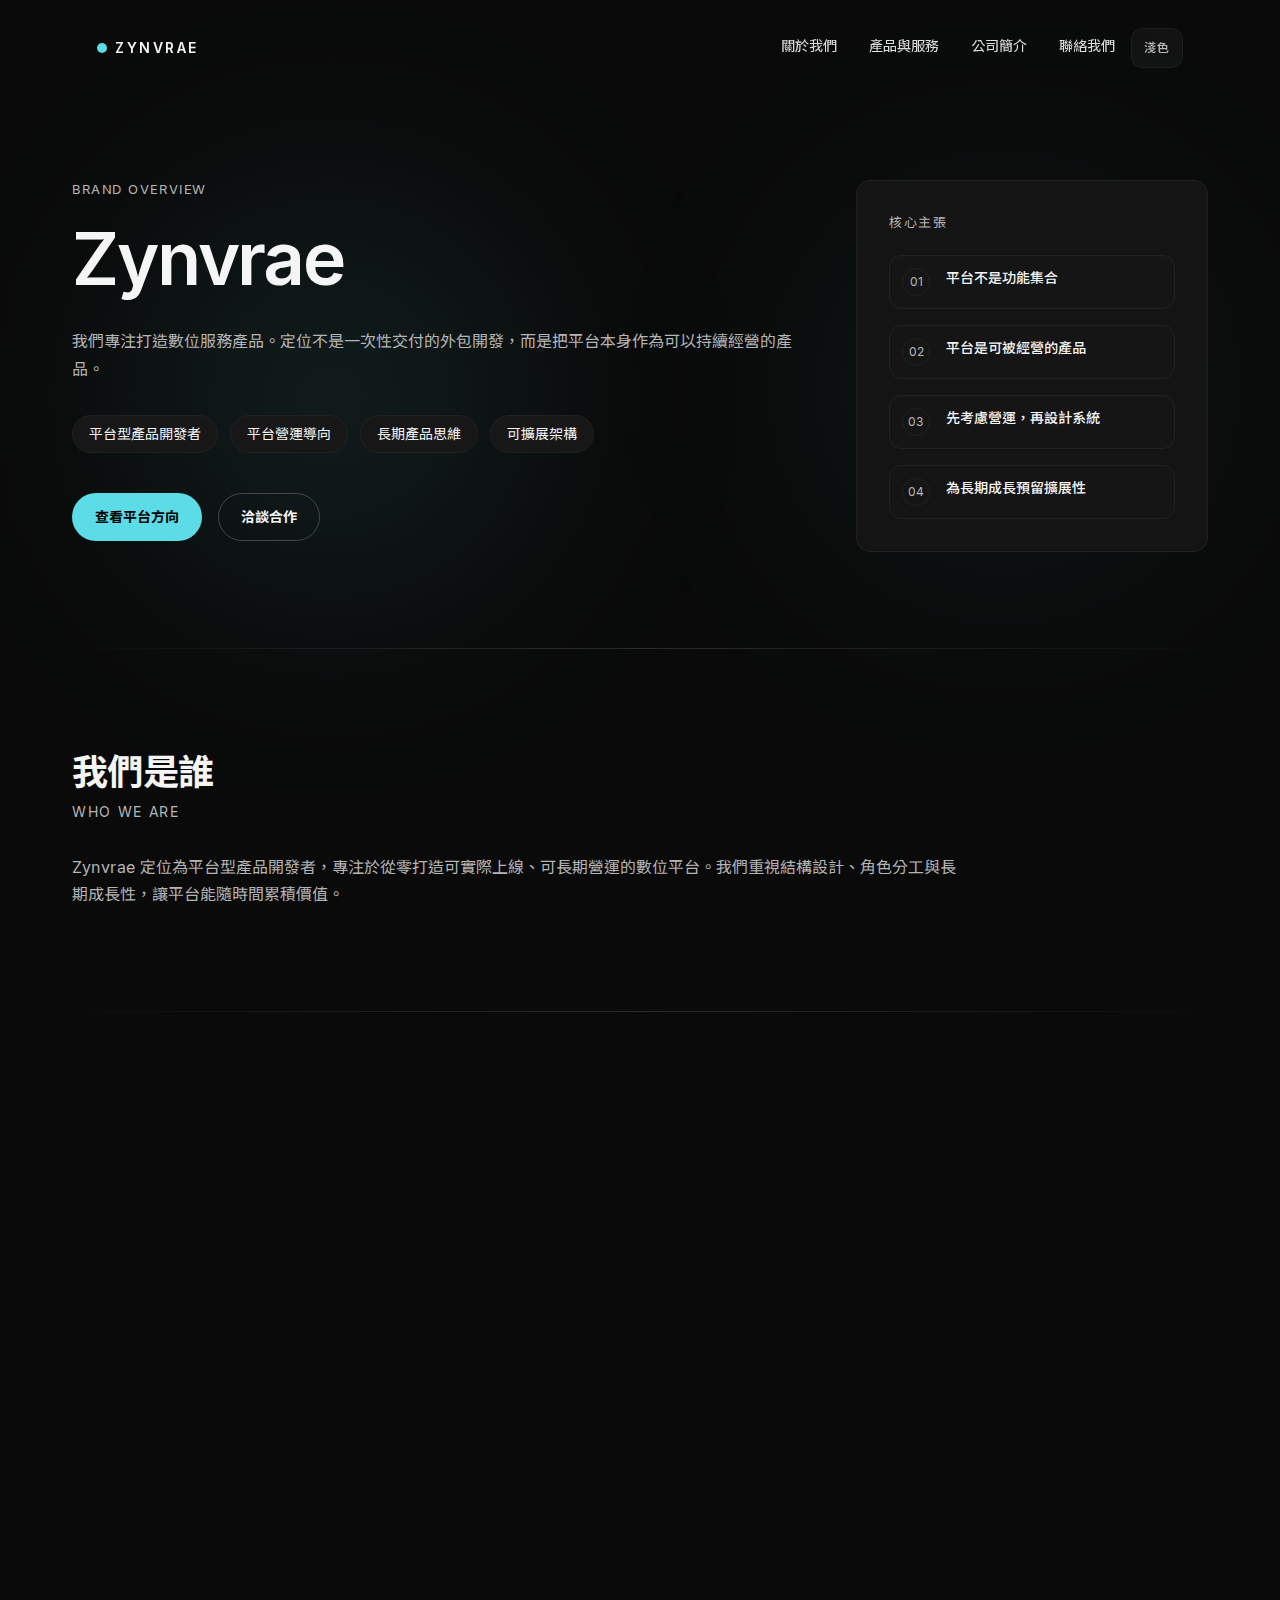
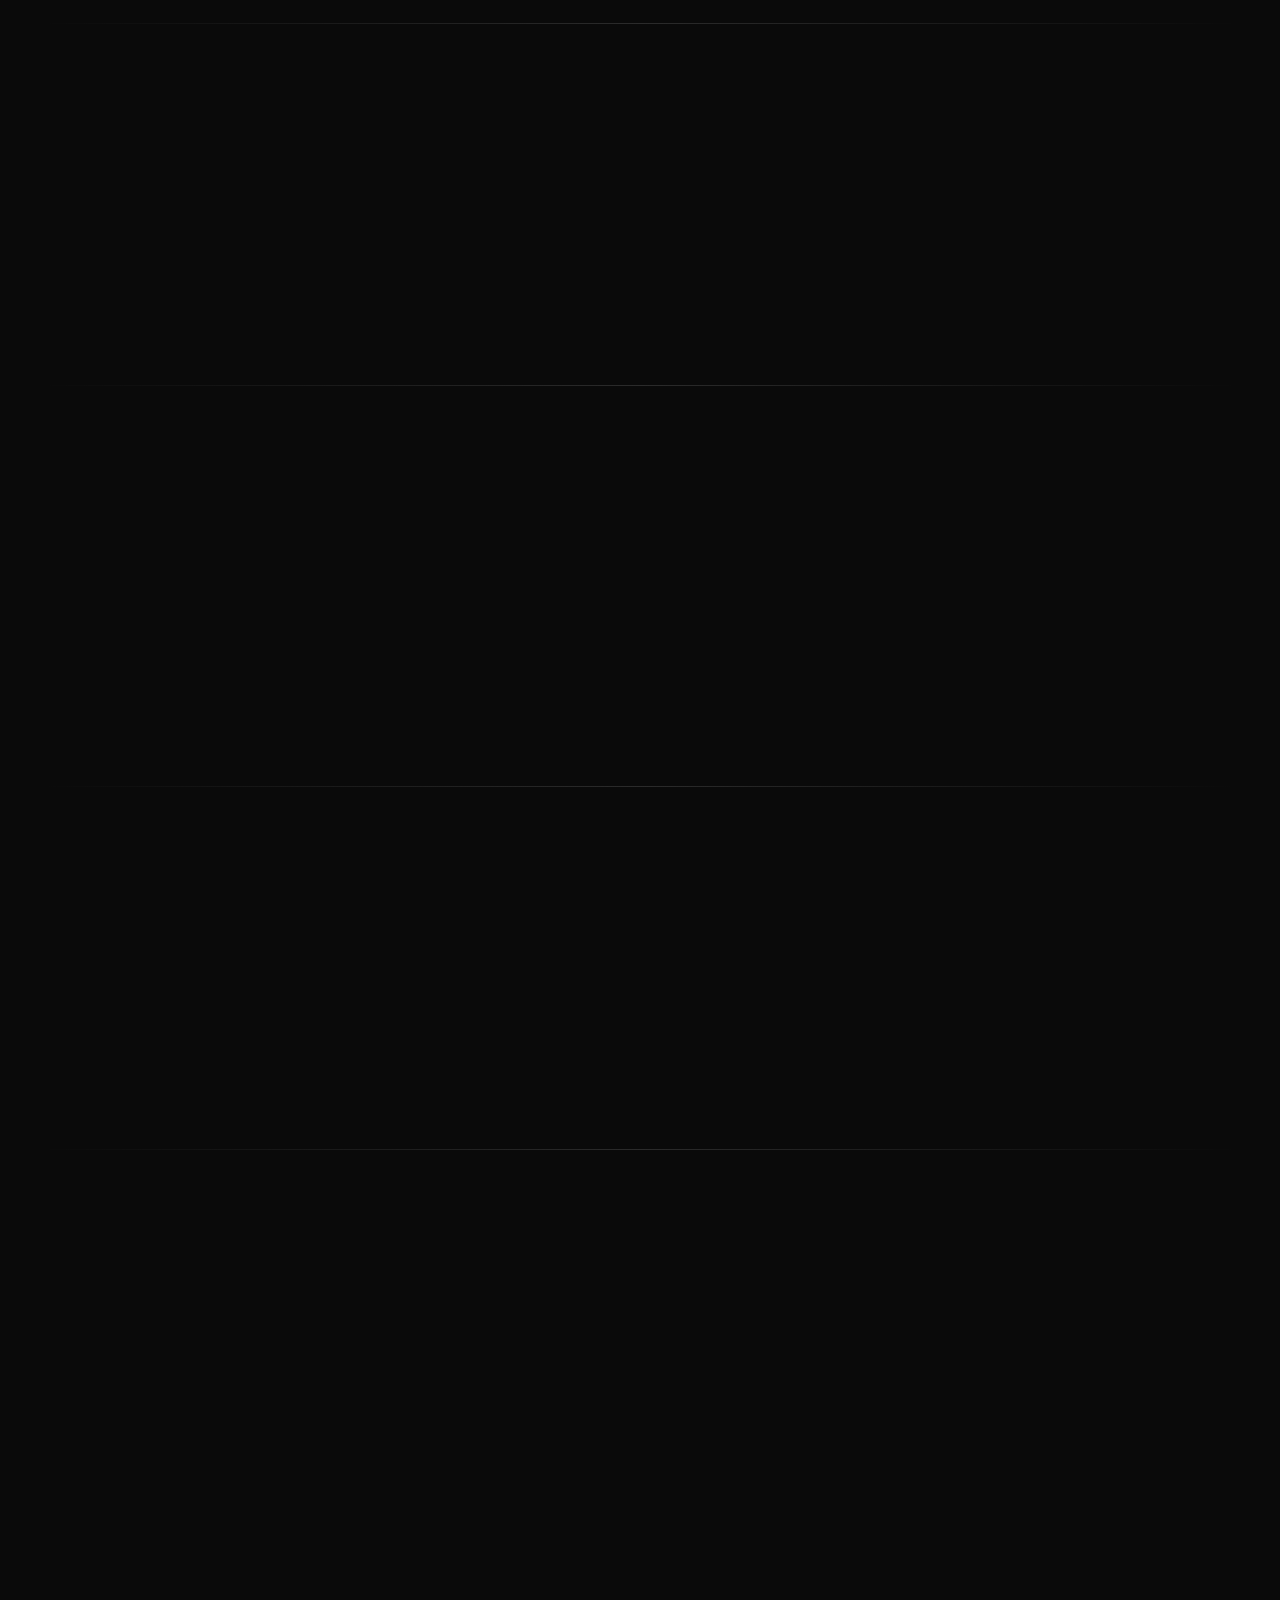
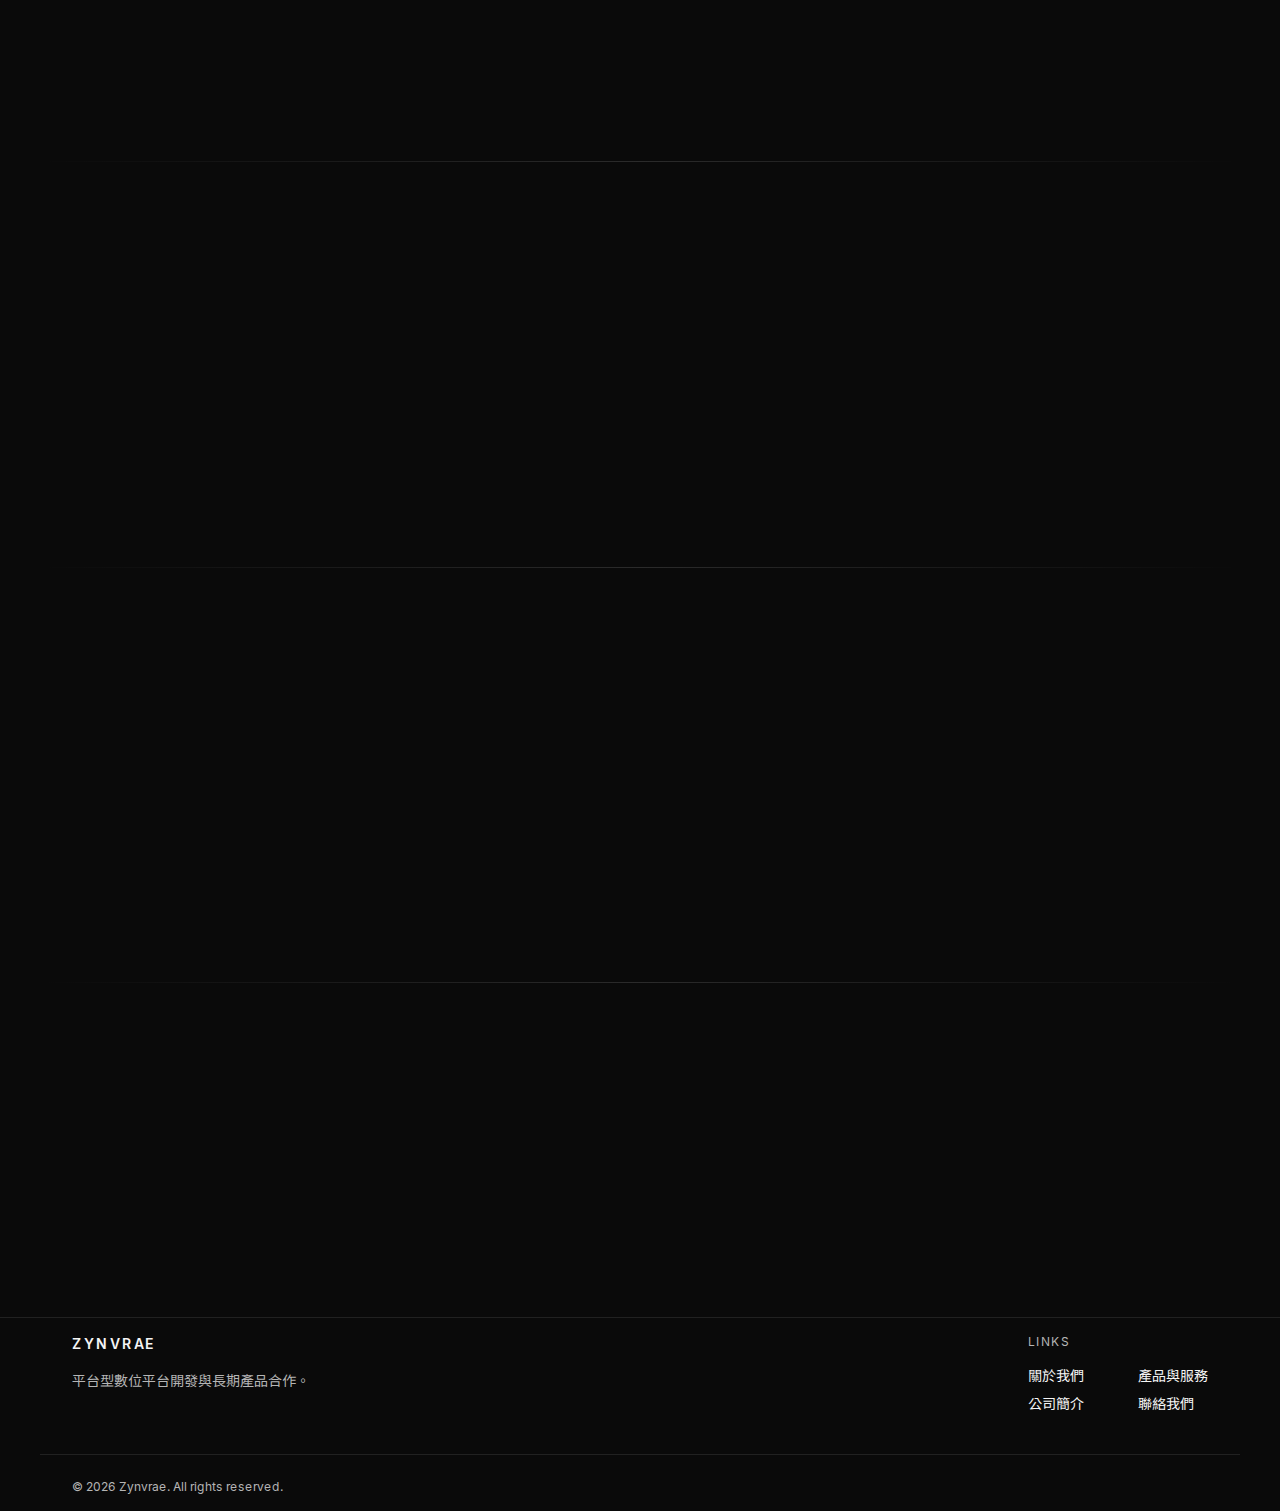
<file: index.html>
<!DOCTYPE html><html lang="zh-Hant" data-theme="dark"><head><meta charSet="utf-8"/><meta name="viewport" content="width=device-width, initial-scale=1"/><link rel="stylesheet" href="/_next/static/css/81ff79a7ffb9e2ef.css" data-precedence="next"/><link rel="stylesheet" href="/_next/static/css/f47e0c7a1177291b.css" data-precedence="next"/><link rel="preload" as="script" fetchPriority="low" href="/_next/static/chunks/webpack-f53ecb8182024358.js"/><script src="/_next/static/chunks/fd9d1056-b11b2651f33aae7f.js" async=""></script><script src="/_next/static/chunks/117-1c4421bf038fa395.js" async=""></script><script src="/_next/static/chunks/main-app-55398a8f0e717e4e.js" async=""></script><script src="/_next/static/chunks/215-58ec5bbb4fee1296.js" async=""></script><script src="/_next/static/chunks/972-16abe0c76742bd69.js" async=""></script><script src="/_next/static/chunks/app/page-3032138624bc7ab6.js" async=""></script><script src="/_next/static/chunks/app/layout-08eae7e9eaa2721a.js" async=""></script><meta name="theme-color" media="(prefers-color-scheme: dark)" content="#0A0A0A"/><meta name="theme-color" media="(prefers-color-scheme: light)" content="#FFFFFF"/><title>平台型數位平台開發</title><meta name="description" content="Zynvrae 以平台型數位平台開發為核心，打造可長期營運、可擴展的數位服務產品。"/><meta name="application-name" content="Zynvrae"/><meta name="author" content="Zynvrae"/><link rel="manifest" href="/manifest.webmanifest" crossorigin="use-credentials"/><meta name="keywords" content="Zynvrae,平台型數位平台開發,平台營運導向,長期產品思維,可擴展架構"/><meta name="creator" content="Zynvrae"/><meta name="publisher" content="Zynvrae"/><meta name="robots" content="index, follow"/><meta name="googlebot" content="index, follow, max-video-preview:-1, max-image-preview:large, max-snippet:-1"/><meta name="category" content="technology"/><link rel="canonical" href="https://zynvrae.com/"/><meta name="format-detection" content="telephone=no, address=no, email=no"/><meta name="apple-mobile-web-app-capable" content="yes"/><meta name="apple-mobile-web-app-title" content="Zynvrae"/><meta name="apple-mobile-web-app-status-bar-style" content="black-translucent"/><meta property="og:title" content="平台型數位平台開發 | Zynvrae"/><meta property="og:description" content="Zynvrae 以平台型數位平台開發為核心，打造可長期營運、可擴展的數位服務產品。"/><meta property="og:url" content="https://zynvrae.com/"/><meta property="og:site_name" content="Zynvrae"/><meta property="og:locale" content="zh_TW"/><meta property="og:image" content="https://zynvrae.com/opengraph-image"/><meta property="og:image:width" content="1200"/><meta property="og:image:height" content="630"/><meta property="og:image:alt" content="平台型數位平台開發 | Zynvrae"/><meta property="og:type" content="website"/><meta name="twitter:card" content="summary_large_image"/><meta name="twitter:title" content="平台型數位平台開發 | Zynvrae"/><meta name="twitter:description" content="Zynvrae 以平台型數位平台開發為核心，打造可長期營運、可擴展的數位服務產品。"/><meta name="twitter:image" content="https://zynvrae.com/twitter-image"/><link rel="shortcut icon" href="/icon"/><link rel="icon" href="/icon" type="image/png" sizes="512x512"/><link rel="apple-touch-icon" href="/apple-icon" type="image/png" sizes="512x512"/><script>(() => {
  try {
    const key = "zynvrae-theme";
    const stored = window.localStorage.getItem(key);
    document.documentElement.dataset.theme = stored === "light" ? "light" : "dark";
  } catch {
    document.documentElement.dataset.theme = "dark";
  }
})();</script><script type="application/ld+json">[{"@context":"https://schema.org","@type":"Organization","name":"Zynvrae","url":"https://zynvrae.com","email":"zynvrae@gmail.com","logo":"https://zynvrae.com/icon","image":"https://zynvrae.com/opengraph-image"},{"@context":"https://schema.org","@type":"WebSite","name":"Zynvrae","url":"https://zynvrae.com","description":"Zynvrae 以平台型數位平台開發為核心，打造可長期營運、可擴展的數位服務產品。","inLanguage":"zh-Hant"}]</script><script src="/_next/static/chunks/polyfills-42372ed130431b0a.js" noModule=""></script></head><body class="__variable_f367f3 __variable_833e3a font-sans antialiased"><a href="#main-content" class="sr-only focus:not-sr-only focus:fixed focus:left-4 focus:top-4 focus:z-[100] focus:rounded-full focus:bg-surface focus:px-4 focus:py-2 focus:text-sm">跳到主要內容</a><div aria-hidden="true" class="fixed left-0 right-0 top-0 z-[80] h-[2px] origin-left bg-accent" style="transform:scaleX(0)"></div><div class="flex min-h-screen flex-col"><header class="sticky top-0 z-50"><div class="mx-auto w-full max-w-content px-5 md:px-8"><div class="mt-2 flex h-[64px] items-center justify-between rounded-full border px-4 transition-all duration-200 md:mt-3 md:h-[72px] md:px-6 border-transparent bg-transparent"><a class="inline-flex items-center gap-2 text-[13px] font-semibold tracking-[0.14em] text-text md:text-sm md:tracking-[0.18em]" aria-label="Zynvrae 首頁" href="/"><span aria-hidden="true" class="inline-block h-2.5 w-2.5 rounded-full bg-accent"></span>ZYNVRAE</a><div class="hidden items-center gap-4 md:flex"><nav class="flex items-center gap-8" aria-label="主要導覽"><a class="group relative pb-1 text-sm text-text transition-opacity duration-200 hover:opacity-70 opacity-90" href="/platform/">關於我們<span aria-hidden="true" class="absolute bottom-0 left-0 h-px w-full bg-text transition-opacity duration-200 opacity-0"></span></a><a class="group relative pb-1 text-sm text-text transition-opacity duration-200 hover:opacity-70 opacity-90" href="/products/">產品與服務<span aria-hidden="true" class="absolute bottom-0 left-0 h-px w-full bg-text transition-opacity duration-200 opacity-0"></span></a><a class="group relative pb-1 text-sm text-text transition-opacity duration-200 hover:opacity-70 opacity-90" href="/company/">公司簡介<span aria-hidden="true" class="absolute bottom-0 left-0 h-px w-full bg-text transition-opacity duration-200 opacity-0"></span></a><a class="group relative pb-1 text-sm text-text transition-opacity duration-200 hover:opacity-70 opacity-90" href="/contact/">聯絡我們<span aria-hidden="true" class="absolute bottom-0 left-0 h-px w-full bg-text transition-opacity duration-200 opacity-0"></span></a></nav><button type="button" aria-pressed="false" aria-label="切換到淺色模式" title="淺色" class="inline-flex h-10 items-center justify-center rounded-md border border-border/85 bg-surface-soft/70 px-3 text-xs font-medium tracking-[0.08em] text-muted transition hover:border-accent/45 hover:text-text focus-visible:ring-2 focus-visible:ring-accent">淺色</button></div><button type="button" class="inline-flex h-10 min-w-[88px] items-center justify-center rounded-full border border-[#444] px-4 text-sm text-text transition hover:opacity-70 focus-visible:ring-2 focus-visible:ring-accent md:hidden" aria-expanded="false" aria-controls="mobile-navigation" aria-label="切換導覽選單">Menu</button></div></div></header><main id="main-content" class="flex-1"><script type="application/ld+json">{"@context":"https://schema.org","@type":"WebPage","name":"平台型數位平台開發 | Zynvrae","description":"Zynvrae 以平台型數位平台開發為核心，打造可長期營運、可擴展的數位服務產品。","url":"https://zynvrae.com/","isPartOf":{"@type":"WebSite","name":"Zynvrae","url":"https://zynvrae.com"},"inLanguage":"zh-Hant"}</script><section class="section-space relative overflow-visible pb-16 pt-14 sm:pb-20 sm:pt-16 md:pb-[96px] md:pt-[96px]"><div aria-hidden="true" class="pointer-events-none absolute inset-0 -z-10"><span class="absolute left-[4%] top-[6%] h-[420px] w-[420px] rounded-full blur-[110px] md:h-[560px] md:w-[560px]" style="background:radial-gradient(circle, hsl(var(--accent) / var(--glow-opacity-1)) 0%, hsl(var(--accent) / 0.06) 38%, transparent 72%)"></span><span class="absolute bottom-[2%] right-[2%] h-[360px] w-[360px] rounded-full blur-[100px] md:h-[500px] md:w-[500px] md:blur-[116px]" style="background:radial-gradient(circle, hsl(var(--accent) / var(--glow-opacity-2)) 0%, hsl(var(--accent) / 0.05) 36%, transparent 74%)"></span></div><div class="mx-auto w-full max-w-content px-5 md:px-8"><div class="grid items-start gap-8 sm:gap-10 lg:grid-cols-12"><div class="lg:col-span-8"><p class="eyebrow uppercase text-muted">BRAND OVERVIEW</p><h1 class="display-title mt-6">Zynvrae</h1><p class="body-text mt-6 max-w-3xl text-muted sm:mt-8">我們專注打造數位服務產品。定位不是一次性交付的外包開發，而是把平台本身作為可以持續經營的產品。</p><ul class="mt-6 flex flex-wrap gap-2.5 sm:mt-8 sm:gap-3" aria-label="品牌定位"><li class="rounded-full border border-border bg-surface-soft px-3 py-1.5 text-xs text-text sm:px-4 sm:py-2 sm:text-sm">平台型產品開發者</li><li class="rounded-full border border-border bg-surface-soft px-3 py-1.5 text-xs text-text sm:px-4 sm:py-2 sm:text-sm">平台營運導向</li><li class="rounded-full border border-border bg-surface-soft px-3 py-1.5 text-xs text-text sm:px-4 sm:py-2 sm:text-sm">長期產品思維</li><li class="rounded-full border border-border bg-surface-soft px-3 py-1.5 text-xs text-text sm:px-4 sm:py-2 sm:text-sm">可擴展架構</li></ul><div class="mt-8 flex flex-col gap-3 sm:mt-10 sm:flex-row sm:flex-wrap sm:gap-4"><a class="inline-flex items-center justify-center whitespace-nowrap rounded-full border text-sm font-semibold transition duration-200 focus-visible:outline-none focus-visible:ring-2 focus-visible:ring-accent disabled:pointer-events-none disabled:opacity-55 border-transparent bg-accent text-black hover:brightness-110 h-12 px-[22px] w-full sm:w-auto" href="/platform/">查看平台方向</a><a class="inline-flex items-center justify-center whitespace-nowrap rounded-full border text-sm font-semibold transition duration-200 focus-visible:outline-none focus-visible:ring-2 focus-visible:ring-accent disabled:pointer-events-none disabled:opacity-55 border-[#444] bg-transparent text-text hover:border-accent hover:text-text h-12 px-[22px] w-full sm:w-auto" href="/contact/">洽談合作</a></div></div><aside aria-label="核心主張" class="rounded-[14px] border border-border bg-card p-6 sm:p-7 lg:col-span-4 lg:p-8"><p class="eyebrow uppercase text-muted">核心主張</p><ol class="mt-6 space-y-4"><li class="card-lift flex items-start gap-4 rounded-md border border-border bg-surface-soft/40 p-3 text-sm text-text"><span class="inline-flex h-7 min-w-7 items-center justify-center rounded-full border border-border text-xs text-muted">01</span><strong class="font-medium">平台不是功能集合</strong></li><li class="card-lift flex items-start gap-4 rounded-md border border-border bg-surface-soft/40 p-3 text-sm text-text"><span class="inline-flex h-7 min-w-7 items-center justify-center rounded-full border border-border text-xs text-muted">02</span><strong class="font-medium">平台是可被經營的產品</strong></li><li class="card-lift flex items-start gap-4 rounded-md border border-border bg-surface-soft/40 p-3 text-sm text-text"><span class="inline-flex h-7 min-w-7 items-center justify-center rounded-full border border-border text-xs text-muted">03</span><strong class="font-medium">先考慮營運，再設計系統</strong></li><li class="card-lift flex items-start gap-4 rounded-md border border-border bg-surface-soft/40 p-3 text-sm text-text"><span class="inline-flex h-7 min-w-7 items-center justify-center rounded-full border border-border text-xs text-muted">04</span><strong class="font-medium">為長期成長預留擴展性</strong></li></ol></aside></div></div></section><section class="section-space section-line"><div class="mx-auto w-full max-w-content px-5 md:px-8"><div><header><h2 class="section-title">我們是誰</h2><p class="mt-2 text-sm uppercase tracking-[0.12em] text-muted">Who We Are</p></header><p class="body-text mt-8 max-w-4xl text-muted">Zynvrae 定位為平台型產品開發者，專注於從零打造可實際上線、可長期營運的數位平台。我們重視結構設計、角色分工與長期成長性，讓平台能隨時間累積價值。</p></div></div></section><section class="section-space section-line"><div class="mx-auto w-full max-w-content px-5 md:px-8"><div><header><h2 class="section-title">我們在做什麼</h2><p class="mt-2 text-sm uppercase tracking-[0.12em] text-muted">What We Build</p></header></div><div class="mt-8 grid gap-6 md:grid-cols-2 md:gap-8 xl:grid-cols-3"><div><div class="card-lift rounded-[14px] border border-border bg-card p-6 shadow-soft focus-visible:outline-none sm:p-7 lg:p-8"><h3 class="sub-title">核心方向</h3><ul class="mt-6 list-disc space-y-2 pl-5 text-muted"><li>平台型數位平台產品</li><li>可營運的服務型系統</li><li>多角色平台（使用者／合作方／管理端）</li></ul></div></div><div><div class="card-lift rounded-[14px] border border-border bg-card p-6 shadow-soft focus-visible:outline-none sm:p-7 lg:p-8"><h3 class="sub-title">平台共通特徵</h3><div class="mt-6 grid gap-3"><p class="rounded-md border border-border bg-surface-soft/40 px-4 py-3 text-muted">明確的角色與權限設計</p><p class="rounded-md border border-border bg-surface-soft/40 px-4 py-3 text-muted">可支撐實際營運的流程結構</p><p class="rounded-md border border-border bg-surface-soft/40 px-4 py-3 text-muted">為長期擴展與成長而設計</p></div></div></div><div><div class="card-lift rounded-[14px] border border-border bg-card p-6 shadow-soft focus-visible:outline-none sm:p-7 lg:p-8"><h3 class="sub-title">核心觀點</h3><p class="body-text mt-6 text-muted">平台不是功能集合，而是一個可以被經營的產品。</p></div></div></div></div></section><section class="section-space section-line"><div class="mx-auto w-full max-w-content px-5 md:px-8"><div><header><h2 class="section-title">我們如何打造平台</h2><p class="mt-2 text-sm uppercase tracking-[0.12em] text-muted">How We Build</p></header><p class="body-text mt-8 max-w-4xl text-muted">我們以平台視角思考產品，從營運需求出發，反向設計系統結構與流程。每一個產品在開發階段即納入未來成長、維運與擴展考量，確保平台可持續累積價值。</p></div></div></section><section class="section-space section-line"><div class="mx-auto w-full max-w-content px-5 md:px-8"><div><header><h2 class="section-title">我們關注什麼</h2><p class="mt-2 text-sm uppercase tracking-[0.12em] text-muted">Focus</p></header></div><div class="mt-8 grid gap-4 sm:gap-6 md:grid-cols-2 md:gap-8 xl:grid-cols-4"><div><div class="card-lift rounded-[14px] border border-border bg-card p-6 shadow-soft focus-visible:outline-none sm:p-7 lg:p-8"><p class="body-text text-muted">長期營運能力</p></div></div><div><div class="card-lift rounded-[14px] border border-border bg-card p-6 shadow-soft focus-visible:outline-none sm:p-7 lg:p-8"><p class="body-text text-muted">平台結構與可擴展性</p></div></div><div><div class="card-lift rounded-[14px] border border-border bg-card p-6 shadow-soft focus-visible:outline-none sm:p-7 lg:p-8"><p class="body-text text-muted">角色分工與權限治理</p></div></div><div><div class="card-lift rounded-[14px] border border-border bg-card p-6 shadow-soft focus-visible:outline-none sm:p-7 lg:p-8"><p class="body-text text-muted">可持續成長的產品設計</p></div></div></div></div></section><section class="section-space section-line"><div class="mx-auto w-full max-w-content px-5 md:px-8"><div><header><h2 class="section-title">行銷與成長</h2><p class="mt-2 text-sm uppercase tracking-[0.12em] text-muted">Growth</p></header><p class="body-text mt-8 max-w-4xl text-muted">Zynvrae 具備行銷與技術整合能力，主要用於支援自有平台與合作產品的成長與轉換。這項能力屬於平台營運的一部分，並非以大量對外接案為主要模式。</p></div></div></section><section class="section-space section-line"><div class="mx-auto w-full max-w-content px-5 md:px-8"><div><header><h2 class="section-title">合作立場</h2><p class="mt-2 text-sm uppercase tracking-[0.12em] text-muted">Partnership</p></header><p class="body-text mt-8 max-w-4xl text-muted">我們歡迎策略性合作與共同開發，尤其重視能共同打造長期產品或平台的夥伴。合作上，我們強調清楚的角色分工、權責結構與長期目標一致性。</p></div><div class="mt-8 grid gap-6 md:grid-cols-2 md:gap-8"><div><div class="card-lift rounded-[14px] border border-border bg-card p-6 shadow-soft focus-visible:outline-none sm:p-7 lg:p-8"><h3 class="sub-title">優先合作類型</h3><ul class="mt-6 list-disc space-y-2 pl-5 text-muted"><li>策略合作</li><li>產品共同開發</li><li>長期平台夥伴</li></ul></div></div><div><div class="card-lift rounded-[14px] border border-border bg-card p-6 shadow-soft focus-visible:outline-none sm:p-7 lg:p-8"><h3 class="sub-title">非主要合作類型</h3><ul class="mt-6 list-disc space-y-2 pl-5 text-muted"><li>單次外包</li><li>短期專案委託</li></ul></div></div></div></div></section><section class="section-space section-line"><div class="mx-auto w-full max-w-content px-5 md:px-8"><div><header><h2 class="section-title">產品狀態</h2><p class="mt-2 text-sm uppercase tracking-[0.12em] text-muted">Status</p></header><ul class="body-text mt-8 list-disc space-y-2 pl-5 text-muted"><li>產品與平台目前處於開發與驗證階段。</li><li>部分平台尚未對外公開。</li><li>未來將以子品牌或獨立產品形式推出。</li></ul></div></div></section><section class="section-space section-line"><div class="mx-auto w-full max-w-content px-5 md:px-8"><div><header><h2 class="section-title">聯絡與對外入口</h2><p class="mt-2 text-sm uppercase tracking-[0.12em] text-muted">Contact</p></header><p class="body-text mt-8 max-w-4xl text-muted">聯絡以策略合作、產品合作與長期合作洽談為主要方向。</p><div class="mt-8 flex flex-col gap-3 sm:flex-row sm:flex-wrap sm:gap-4"><a href="mailto:zynvrae@gmail.com" class="inline-flex items-center justify-center whitespace-nowrap rounded-full border text-sm font-semibold transition duration-200 focus-visible:outline-none focus-visible:ring-2 focus-visible:ring-accent disabled:pointer-events-none disabled:opacity-55 border-transparent bg-accent text-black hover:brightness-110 h-12 px-[22px] w-full sm:w-auto">寄送合作需求</a><a href="mailto:zynvrae@gmail.com" class="inline-flex items-center justify-center whitespace-nowrap rounded-full border text-sm font-semibold transition duration-200 focus-visible:outline-none focus-visible:ring-2 focus-visible:ring-accent disabled:pointer-events-none disabled:opacity-55 border-[#444] bg-transparent text-text hover:border-accent hover:text-text h-12 px-[22px] w-full sm:w-auto">前往線上洽談頁</a></div></div></div></section><section class="section-space section-line"><div class="mx-auto w-full max-w-content px-5 md:px-8"><div><header><h2 class="section-title">法律與組織狀態</h2><p class="mt-2 text-sm uppercase tracking-[0.12em] text-muted">Organization</p></header><p class="body-text mt-8 max-w-4xl text-muted">Zynvrae 目前以團隊形式運作，正在規劃正式法人與組織結構。相關法律與營運架構將隨事業發展逐步完善。</p></div></div></section></main><footer class="border-t border-border bg-bg py-16"><div class="mx-auto w-full max-w-content px-5 md:px-8 grid gap-10 md:grid-cols-12"><div class="md:col-span-5"><p class="text-sm font-semibold tracking-[0.18em] text-text">ZYNVRAE</p><p class="mt-4 max-w-md text-sm leading-relaxed text-muted">平台型數位平台開發與長期產品合作。</p></div><div class="md:col-span-7 md:justify-self-end"><p class="text-xs uppercase tracking-[0.12em] text-muted">Links</p><ul class="mt-4 grid grid-cols-2 gap-x-10 gap-y-2 text-sm text-text"><li><a class="transition hover:opacity-70" href="/platform/">關於我們</a></li><li><a class="transition hover:opacity-70" href="/products/">產品與服務</a></li><li><a class="transition hover:opacity-70" href="/company/">公司簡介</a></li><li><a class="transition hover:opacity-70" href="/contact/">聯絡我們</a></li></ul></div></div><div class="mx-auto w-full max-w-content px-5 md:px-8 mt-10 border-t border-border pt-6 text-xs text-muted"><p>© <!-- -->2026<!-- --> Zynvrae. All rights reserved.</p></div></footer></div><script src="/_next/static/chunks/webpack-f53ecb8182024358.js" async=""></script><script>(self.__next_f=self.__next_f||[]).push([0]);self.__next_f.push([2,null])</script><script>self.__next_f.push([1,"1:HL[\"/_next/static/css/81ff79a7ffb9e2ef.css\",\"style\"]\n2:HL[\"/_next/static/css/f47e0c7a1177291b.css\",\"style\"]\n"])</script><script>self.__next_f.push([1,"3:I[2846,[],\"\"]\n5:I[7454,[\"215\",\"static/chunks/215-58ec5bbb4fee1296.js\",\"972\",\"static/chunks/972-16abe0c76742bd69.js\",\"931\",\"static/chunks/app/page-3032138624bc7ab6.js\"],\"Hero\"]\n6:I[3239,[\"215\",\"static/chunks/215-58ec5bbb4fee1296.js\",\"972\",\"static/chunks/972-16abe0c76742bd69.js\",\"931\",\"static/chunks/app/page-3032138624bc7ab6.js\"],\"Reveal\"]\n7:I[3239,[\"215\",\"static/chunks/215-58ec5bbb4fee1296.js\",\"972\",\"static/chunks/972-16abe0c76742bd69.js\",\"931\",\"static/chunks/app/page-3032138624bc7ab6.js\"],\"Stagger\"]\n8:I[3239,[\"215\",\"static/chunks/215-58ec5bbb4fee1296.js\",\"972\",\"static/chunks/972-16abe0c76742bd69.js\",\"931\",\"static/chunks/app/page-3032138624bc7ab6.js\"],\"StaggerItem\"]\n9:I[1144,[\"215\",\"static/chunks/215-58ec5bbb4fee1296.js\",\"972\",\"static/chunks/972-16abe0c76742bd69.js\",\"185\",\"static/chunks/app/layout-08eae7e9eaa2721a.js\"],\"ProgressBar\"]\na:I[7204,[\"215\",\"static/chunks/215-58ec5bbb4fee1296.js\",\"972\",\"static/chunks/972-16abe0c76742bd69.js\",\"185\",\"static/chunks/app/layout-08eae7e9eaa2721a.js\"],\"Navbar\"]\nb:I[4707,[],\"\"]\nc:I[6423,[],\"\"]\nd:I[2972,[\"215\",\"static/chunks/215-58ec5bbb4fee1296.js\",\"972\",\"static/chunks/972-16abe0c76742bd69.js\",\"185\",\"static/chunks/app/layout-08eae7e9eaa2721a.js\"],\"\"]\nf:I[1060,[],\"\"]\n10:[]\n"])</script><script>self.__next_f.push([1,"0:[\"$\",\"$L3\",null,{\"buildId\":\"mr_tjT6Mn1BDZZ3gIQm57\",\"assetPrefix\":\"\",\"urlParts\":[\"\",\"\"],\"initialTree\":[\"\",{\"children\":[\"__PAGE__\",{}]},\"$undefined\",\"$undefined\",true],\"initialSeedData\":[\"\",{\"children\":[\"__PAGE__\",{},[[\"$L4\",[[\"$\",\"script\",null,{\"type\":\"application/ld+json\",\"dangerouslySetInnerHTML\":{\"__html\":\"{\\\"@context\\\":\\\"https://schema.org\\\",\\\"@type\\\":\\\"WebPage\\\",\\\"name\\\":\\\"平台型數位平台開發 | Zynvrae\\\",\\\"description\\\":\\\"Zynvrae 以平台型數位平台開發為核心，打造可長期營運、可擴展的數位服務產品。\\\",\\\"url\\\":\\\"https://zynvrae.com/\\\",\\\"isPartOf\\\":{\\\"@type\\\":\\\"WebSite\\\",\\\"name\\\":\\\"Zynvrae\\\",\\\"url\\\":\\\"https://zynvrae.com\\\"},\\\"inLanguage\\\":\\\"zh-Hant\\\"}\"}}],[\"$\",\"$L5\",null,{}],[\"$\",\"section\",null,{\"className\":\"section-space section-line\",\"children\":[\"$\",\"div\",null,{\"className\":\"mx-auto w-full max-w-content px-5 md:px-8\",\"children\":[\"$\",\"$L6\",null,{\"children\":[[\"$\",\"header\",null,{\"children\":[[\"$\",\"h2\",null,{\"className\":\"section-title\",\"children\":\"我們是誰\"}],[\"$\",\"p\",null,{\"className\":\"mt-2 text-sm uppercase tracking-[0.12em] text-muted\",\"children\":\"Who We Are\"}]]}],[\"$\",\"p\",null,{\"className\":\"body-text mt-8 max-w-4xl text-muted\",\"children\":\"Zynvrae 定位為平台型產品開發者，專注於從零打造可實際上線、可長期營運的數位平台。我們重視結構設計、角色分工與長期成長性，讓平台能隨時間累積價值。\"}]]}]}]}],[\"$\",\"section\",null,{\"className\":\"section-space section-line\",\"children\":[\"$\",\"div\",null,{\"className\":\"mx-auto w-full max-w-content px-5 md:px-8\",\"children\":[[\"$\",\"$L6\",null,{\"children\":[\"$\",\"header\",null,{\"children\":[[\"$\",\"h2\",null,{\"className\":\"section-title\",\"children\":\"我們在做什麼\"}],[\"$\",\"p\",null,{\"className\":\"mt-2 text-sm uppercase tracking-[0.12em] text-muted\",\"children\":\"What We Build\"}]]}]}],[\"$\",\"$L7\",null,{\"className\":\"mt-8 grid gap-6 md:grid-cols-2 md:gap-8 xl:grid-cols-3\",\"children\":[[\"$\",\"$L8\",null,{\"children\":[\"$\",\"div\",null,{\"className\":\"card-lift rounded-[14px] border border-border bg-card p-6 shadow-soft focus-visible:outline-none sm:p-7 lg:p-8\",\"children\":[[\"$\",\"h3\",null,{\"className\":\"sub-title\",\"children\":\"核心方向\"}],[\"$\",\"ul\",null,{\"className\":\"mt-6 list-disc space-y-2 pl-5 text-muted\",\"children\":[[\"$\",\"li\",null,{\"children\":\"平台型數位平台產品\"}],[\"$\",\"li\",null,{\"children\":\"可營運的服務型系統\"}],[\"$\",\"li\",null,{\"children\":\"多角色平台（使用者／合作方／管理端）\"}]]}]]}]}],[\"$\",\"$L8\",null,{\"children\":[\"$\",\"div\",null,{\"className\":\"card-lift rounded-[14px] border border-border bg-card p-6 shadow-soft focus-visible:outline-none sm:p-7 lg:p-8\",\"children\":[[\"$\",\"h3\",null,{\"className\":\"sub-title\",\"children\":\"平台共通特徵\"}],[\"$\",\"div\",null,{\"className\":\"mt-6 grid gap-3\",\"children\":[[\"$\",\"p\",null,{\"className\":\"rounded-md border border-border bg-surface-soft/40 px-4 py-3 text-muted\",\"children\":\"明確的角色與權限設計\"}],[\"$\",\"p\",null,{\"className\":\"rounded-md border border-border bg-surface-soft/40 px-4 py-3 text-muted\",\"children\":\"可支撐實際營運的流程結構\"}],[\"$\",\"p\",null,{\"className\":\"rounded-md border border-border bg-surface-soft/40 px-4 py-3 text-muted\",\"children\":\"為長期擴展與成長而設計\"}]]}]]}]}],[\"$\",\"$L8\",null,{\"children\":[\"$\",\"div\",null,{\"className\":\"card-lift rounded-[14px] border border-border bg-card p-6 shadow-soft focus-visible:outline-none sm:p-7 lg:p-8\",\"children\":[[\"$\",\"h3\",null,{\"className\":\"sub-title\",\"children\":\"核心觀點\"}],[\"$\",\"p\",null,{\"className\":\"body-text mt-6 text-muted\",\"children\":\"平台不是功能集合，而是一個可以被經營的產品。\"}]]}]}]]}]]}]}],[\"$\",\"section\",null,{\"className\":\"section-space section-line\",\"children\":[\"$\",\"div\",null,{\"className\":\"mx-auto w-full max-w-content px-5 md:px-8\",\"children\":[\"$\",\"$L6\",null,{\"children\":[[\"$\",\"header\",null,{\"children\":[[\"$\",\"h2\",null,{\"className\":\"section-title\",\"children\":\"我們如何打造平台\"}],[\"$\",\"p\",null,{\"className\":\"mt-2 text-sm uppercase tracking-[0.12em] text-muted\",\"children\":\"How We Build\"}]]}],[\"$\",\"p\",null,{\"className\":\"body-text mt-8 max-w-4xl text-muted\",\"children\":\"我們以平台視角思考產品，從營運需求出發，反向設計系統結構與流程。每一個產品在開發階段即納入未來成長、維運與擴展考量，確保平台可持續累積價值。\"}]]}]}]}],[\"$\",\"section\",null,{\"className\":\"section-space section-line\",\"children\":[\"$\",\"div\",null,{\"className\":\"mx-auto w-full max-w-content px-5 md:px-8\",\"children\":[[\"$\",\"$L6\",null,{\"children\":[\"$\",\"header\",null,{\"children\":[[\"$\",\"h2\",null,{\"className\":\"section-title\",\"children\":\"我們關注什麼\"}],[\"$\",\"p\",null,{\"className\":\"mt-2 text-sm uppercase tracking-[0.12em] text-muted\",\"children\":\"Focus\"}]]}]}],[\"$\",\"$L7\",null,{\"className\":\"mt-8 grid gap-4 sm:gap-6 md:grid-cols-2 md:gap-8 xl:grid-cols-4\",\"children\":[[\"$\",\"$L8\",null,{\"children\":[\"$\",\"div\",null,{\"className\":\"card-lift rounded-[14px] border border-border bg-card p-6 shadow-soft focus-visible:outline-none sm:p-7 lg:p-8\",\"children\":[\"$\",\"p\",null,{\"className\":\"body-text text-muted\",\"children\":\"長期營運能力\"}]}]}],[\"$\",\"$L8\",null,{\"children\":[\"$\",\"div\",null,{\"className\":\"card-lift rounded-[14px] border border-border bg-card p-6 shadow-soft focus-visible:outline-none sm:p-7 lg:p-8\",\"children\":[\"$\",\"p\",null,{\"className\":\"body-text text-muted\",\"children\":\"平台結構與可擴展性\"}]}]}],[\"$\",\"$L8\",null,{\"children\":[\"$\",\"div\",null,{\"className\":\"card-lift rounded-[14px] border border-border bg-card p-6 shadow-soft focus-visible:outline-none sm:p-7 lg:p-8\",\"children\":[\"$\",\"p\",null,{\"className\":\"body-text text-muted\",\"children\":\"角色分工與權限治理\"}]}]}],[\"$\",\"$L8\",null,{\"children\":[\"$\",\"div\",null,{\"className\":\"card-lift rounded-[14px] border border-border bg-card p-6 shadow-soft focus-visible:outline-none sm:p-7 lg:p-8\",\"children\":[\"$\",\"p\",null,{\"className\":\"body-text text-muted\",\"children\":\"可持續成長的產品設計\"}]}]}]]}]]}]}],[\"$\",\"section\",null,{\"className\":\"section-space section-line\",\"children\":[\"$\",\"div\",null,{\"className\":\"mx-auto w-full max-w-content px-5 md:px-8\",\"children\":[\"$\",\"$L6\",null,{\"children\":[[\"$\",\"header\",null,{\"children\":[[\"$\",\"h2\",null,{\"className\":\"section-title\",\"children\":\"行銷與成長\"}],[\"$\",\"p\",null,{\"className\":\"mt-2 text-sm uppercase tracking-[0.12em] text-muted\",\"children\":\"Growth\"}]]}],[\"$\",\"p\",null,{\"className\":\"body-text mt-8 max-w-4xl text-muted\",\"children\":\"Zynvrae 具備行銷與技術整合能力，主要用於支援自有平台與合作產品的成長與轉換。這項能力屬於平台營運的一部分，並非以大量對外接案為主要模式。\"}]]}]}]}],[\"$\",\"section\",null,{\"className\":\"section-space section-line\",\"children\":[\"$\",\"div\",null,{\"className\":\"mx-auto w-full max-w-content px-5 md:px-8\",\"children\":[[\"$\",\"$L6\",null,{\"children\":[[\"$\",\"header\",null,{\"children\":[[\"$\",\"h2\",null,{\"className\":\"section-title\",\"children\":\"合作立場\"}],[\"$\",\"p\",null,{\"className\":\"mt-2 text-sm uppercase tracking-[0.12em] text-muted\",\"children\":\"Partnership\"}]]}],[\"$\",\"p\",null,{\"className\":\"body-text mt-8 max-w-4xl text-muted\",\"children\":\"我們歡迎策略性合作與共同開發，尤其重視能共同打造長期產品或平台的夥伴。合作上，我們強調清楚的角色分工、權責結構與長期目標一致性。\"}]]}],[\"$\",\"$L7\",null,{\"className\":\"mt-8 grid gap-6 md:grid-cols-2 md:gap-8\",\"children\":[[\"$\",\"$L8\",null,{\"children\":[\"$\",\"div\",null,{\"className\":\"card-lift rounded-[14px] border border-border bg-card p-6 shadow-soft focus-visible:outline-none sm:p-7 lg:p-8\",\"children\":[[\"$\",\"h3\",null,{\"className\":\"sub-title\",\"children\":\"優先合作類型\"}],[\"$\",\"ul\",null,{\"className\":\"mt-6 list-disc space-y-2 pl-5 text-muted\",\"children\":[[\"$\",\"li\",null,{\"children\":\"策略合作\"}],[\"$\",\"li\",null,{\"children\":\"產品共同開發\"}],[\"$\",\"li\",null,{\"children\":\"長期平台夥伴\"}]]}]]}]}],[\"$\",\"$L8\",null,{\"children\":[\"$\",\"div\",null,{\"className\":\"card-lift rounded-[14px] border border-border bg-card p-6 shadow-soft focus-visible:outline-none sm:p-7 lg:p-8\",\"children\":[[\"$\",\"h3\",null,{\"className\":\"sub-title\",\"children\":\"非主要合作類型\"}],[\"$\",\"ul\",null,{\"className\":\"mt-6 list-disc space-y-2 pl-5 text-muted\",\"children\":[[\"$\",\"li\",null,{\"children\":\"單次外包\"}],[\"$\",\"li\",null,{\"children\":\"短期專案委託\"}]]}]]}]}]]}]]}]}],[\"$\",\"section\",null,{\"className\":\"section-space section-line\",\"children\":[\"$\",\"div\",null,{\"className\":\"mx-auto w-full max-w-content px-5 md:px-8\",\"children\":[\"$\",\"$L6\",null,{\"children\":[[\"$\",\"header\",null,{\"children\":[[\"$\",\"h2\",null,{\"className\":\"section-title\",\"children\":\"產品狀態\"}],[\"$\",\"p\",null,{\"className\":\"mt-2 text-sm uppercase tracking-[0.12em] text-muted\",\"children\":\"Status\"}]]}],[\"$\",\"ul\",null,{\"className\":\"body-text mt-8 list-disc space-y-2 pl-5 text-muted\",\"children\":[[\"$\",\"li\",null,{\"children\":\"產品與平台目前處於開發與驗證階段。\"}],[\"$\",\"li\",null,{\"children\":\"部分平台尚未對外公開。\"}],[\"$\",\"li\",null,{\"children\":\"未來將以子品牌或獨立產品形式推出。\"}]]}]]}]}]}],[\"$\",\"section\",null,{\"className\":\"section-space section-line\",\"children\":[\"$\",\"div\",null,{\"className\":\"mx-auto w-full max-w-content px-5 md:px-8\",\"children\":[\"$\",\"$L6\",null,{\"children\":[[\"$\",\"header\",null,{\"children\":[[\"$\",\"h2\",null,{\"className\":\"section-title\",\"children\":\"聯絡與對外入口\"}],[\"$\",\"p\",null,{\"className\":\"mt-2 text-sm uppercase tracking-[0.12em] text-muted\",\"children\":\"Contact\"}]]}],[\"$\",\"p\",null,{\"className\":\"body-text mt-8 max-w-4xl text-muted\",\"children\":\"聯絡以策略合作、產品合作與長期合作洽談為主要方向。\"}],[\"$\",\"div\",null,{\"className\":\"mt-8 flex flex-col gap-3 sm:flex-row sm:flex-wrap sm:gap-4\",\"children\":[[\"$\",\"a\",null,{\"href\":\"mailto:zynvrae@gmail.com\",\"className\":\"inline-flex items-center justify-center whitespace-nowrap rounded-full border text-sm font-semibold transition duration-200 focus-visible:outline-none focus-visible:ring-2 focus-visible:ring-accent disabled:pointer-events-none disabled:opacity-55 border-transparent bg-accent text-black hover:brightness-110 h-12 px-[22px] w-full sm:w-auto\",\"children\":\"寄送合作需求\"}],[\"$\",\"a\",null,{\"href\":\"mailto:zynvrae@gmail.com\",\"className\":\"inline-flex items-center justify-center whitespace-nowrap rounded-full border text-sm font-semibold transition duration-200 focus-visible:outline-none focus-visible:ring-2 focus-visible:ring-accent disabled:pointer-events-none disabled:opacity-55 border-[#444] bg-transparent text-text hover:border-accent hover:text-text h-12 px-[22px] w-full sm:w-auto\",\"children\":\"前往線上洽談頁\"}]]}]]}]}]}],[\"$\",\"section\",null,{\"className\":\"section-space section-line\",\"children\":[\"$\",\"div\",null,{\"className\":\"mx-auto w-full max-w-content px-5 md:px-8\",\"children\":[\"$\",\"$L6\",null,{\"children\":[[\"$\",\"header\",null,{\"children\":[[\"$\",\"h2\",null,{\"className\":\"section-title\",\"children\":\"法律與組織狀態\"}],[\"$\",\"p\",null,{\"className\":\"mt-2 text-sm uppercase tracking-[0.12em] text-muted\",\"children\":\"Organization\"}]]}],[\"$\",\"p\",null,{\"className\":\"body-text mt-8 max-w-4xl text-muted\",\"children\":\"Zynvrae 目前以團隊形式運作，正在規劃正式法人與組織結構。相關法律與營運架構將隨事業發展逐步完善。\"}]]}]}]}]],null],null],null]},[[[[\"$\",\"link\",\"0\",{\"rel\":\"stylesheet\",\"href\":\"/_next/static/css/81ff79a7ffb9e2ef.css\",\"precedence\":\"next\",\"crossOrigin\":\"$undefined\"}],[\"$\",\"link\",\"1\",{\"rel\":\"stylesheet\",\"href\":\"/_next/static/css/f47e0c7a1177291b.css\",\"precedence\":\"next\",\"crossOrigin\":\"$undefined\"}]],[\"$\",\"html\",null,{\"lang\":\"zh-Hant\",\"data-theme\":\"dark\",\"suppressHydrationWarning\":true,\"children\":[[\"$\",\"head\",null,{\"children\":[[\"$\",\"script\",null,{\"dangerouslySetInnerHTML\":{\"__html\":\"(() =\u003e {\\n  try {\\n    const key = \\\"zynvrae-theme\\\";\\n    const stored = window.localStorage.getItem(key);\\n    document.documentElement.dataset.theme = stored === \\\"light\\\" ? \\\"light\\\" : \\\"dark\\\";\\n  } catch {\\n    document.documentElement.dataset.theme = \\\"dark\\\";\\n  }\\n})();\"}}],[\"$\",\"script\",null,{\"type\":\"application/ld+json\",\"dangerouslySetInnerHTML\":{\"__html\":\"[{\\\"@context\\\":\\\"https://schema.org\\\",\\\"@type\\\":\\\"Organization\\\",\\\"name\\\":\\\"Zynvrae\\\",\\\"url\\\":\\\"https://zynvrae.com\\\",\\\"email\\\":\\\"zynvrae@gmail.com\\\",\\\"logo\\\":\\\"https://zynvrae.com/icon\\\",\\\"image\\\":\\\"https://zynvrae.com/opengraph-image\\\"},{\\\"@context\\\":\\\"https://schema.org\\\",\\\"@type\\\":\\\"WebSite\\\",\\\"name\\\":\\\"Zynvrae\\\",\\\"url\\\":\\\"https://zynvrae.com\\\",\\\"description\\\":\\\"Zynvrae 以平台型數位平台開發為核心，打造可長期營運、可擴展的數位服務產品。\\\",\\\"inLanguage\\\":\\\"zh-Hant\\\"}]\"}}]]}],[\"$\",\"body\",null,{\"className\":\"__variable_f367f3 __variable_833e3a font-sans antialiased\",\"children\":[[\"$\",\"a\",null,{\"href\":\"#main-content\",\"className\":\"sr-only focus:not-sr-only focus:fixed focus:left-4 focus:top-4 focus:z-[100] focus:rounded-full focus:bg-surface focus:px-4 focus:py-2 focus:text-sm\",\"children\":\"跳到主要內容\"}],[\"$\",\"$L9\",null,{}],[\"$\",\"div\",null,{\"className\":\"flex min-h-screen flex-col\",\"children\":[[\"$\",\"$La\",null,{}],[\"$\",\"main\",null,{\"id\":\"main-content\",\"className\":\"flex-1\",\"children\":[\"$\",\"$Lb\",null,{\"parallelRouterKey\":\"children\",\"segmentPath\":[\"children\"],\"error\":\"$undefined\",\"errorStyles\":\"$undefined\",\"errorScripts\":\"$undefined\",\"template\":[\"$\",\"$Lc\",null,{}],\"templateStyles\":\"$undefined\",\"templateScripts\":\"$undefined\",\"notFound\":[\"$\",\"section\",null,{\"className\":\"section-space pt-16\",\"children\":[\"$\",\"div\",null,{\"className\":\"mx-auto w-full max-w-content px-5 md:px-8 max-w-2xl text-center\",\"children\":[[\"$\",\"p\",null,{\"className\":\"text-xs uppercase tracking-[0.12em] text-muted\",\"children\":\"404\"}],[\"$\",\"h1\",null,{\"className\":\"mt-3 text-4xl font-semibold tracking-tight text-text sm:text-5xl\",\"children\":\"找不到這個頁面\"}],[\"$\",\"p\",null,{\"className\":\"mt-4 text-sm leading-relaxed text-muted sm:text-base\",\"children\":\"這個連結可能已經更新。你可以回到首頁或查看目前公開的產品與更新。\"}],[\"$\",\"div\",null,{\"className\":\"mt-8 flex justify-center gap-3\",\"children\":[[\"$\",\"$Ld\",null,{\"href\":\"/\",\"className\":\"inline-flex items-center justify-center whitespace-nowrap rounded-full border text-sm font-semibold transition duration-200 focus-visible:outline-none focus-visible:ring-2 focus-visible:ring-accent disabled:pointer-events-none disabled:opacity-55 border-transparent bg-accent text-black hover:brightness-110 h-11 px-5\",\"children\":\"回首頁\"}],[\"$\",\"$Ld\",null,{\"href\":\"/products\",\"className\":\"inline-flex items-center justify-center whitespace-nowrap rounded-full border text-sm font-semibold transition duration-200 focus-visible:outline-none focus-visible:ring-2 focus-visible:ring-accent disabled:pointer-events-none disabled:opacity-55 border-[#444] bg-transparent text-text hover:border-accent hover:text-text h-11 px-5\",\"children\":\"看產品\"}]]}]]}]}],\"notFoundStyles\":[]}]}],[\"$\",\"footer\",null,{\"className\":\"border-t border-border bg-bg py-16\",\"children\":[[\"$\",\"div\",null,{\"className\":\"mx-auto w-full max-w-content px-5 md:px-8 grid gap-10 md:grid-cols-12\",\"children\":[[\"$\",\"div\",null,{\"className\":\"md:col-span-5\",\"children\":[[\"$\",\"p\",null,{\"className\":\"text-sm font-semibold tracking-[0.18em] text-text\",\"children\":\"ZYNVRAE\"}],[\"$\",\"p\",null,{\"className\":\"mt-4 max-w-md text-sm leading-relaxed text-muted\",\"children\":\"平台型數位平台開發與長期產品合作。\"}]]}],[\"$\",\"div\",null,{\"className\":\"md:col-span-7 md:justify-self-end\",\"children\":[[\"$\",\"p\",null,{\"className\":\"text-xs uppercase tracking-[0.12em] text-muted\",\"children\":\"Links\"}],[\"$\",\"ul\",null,{\"className\":\"mt-4 grid grid-cols-2 gap-x-10 gap-y-2 text-sm text-text\",\"children\":[[\"$\",\"li\",\"/platform\",{\"children\":[\"$\",\"$Ld\",null,{\"href\":\"/platform\",\"className\":\"transition hover:opacity-70\",\"children\":\"關於我們\"}]}],[\"$\",\"li\",\"/products\",{\"children\":[\"$\",\"$Ld\",null,{\"href\":\"/products\",\"className\":\"transition hover:opacity-70\",\"children\":\"產品與服務\"}]}],[\"$\",\"li\",\"/company\",{\"children\":[\"$\",\"$Ld\",null,{\"href\":\"/company\",\"className\":\"transition hover:opacity-70\",\"children\":\"公司簡介\"}]}],[\"$\",\"li\",\"/contact\",{\"children\":[\"$\",\"$Ld\",null,{\"href\":\"/contact\",\"className\":\"transition hover:opacity-70\",\"children\":\"聯絡我們\"}]}]]}]]}]]}],[\"$\",\"div\",null,{\"className\":\"mx-auto w-full max-w-content px-5 md:px-8 mt-10 border-t border-border pt-6 text-xs text-muted\",\"children\":[\"$\",\"p\",null,{\"children\":[\"© \",2026,\" Zynvrae. All rights reserved.\"]}]}]]}]]}]]}]]}]],null],null],\"couldBeIntercepted\":false,\"initialHead\":[null,\"$Le\"],\"globalErrorComponent\":\"$f\",\"missingSlots\":\"$W10\"}]\n"])</script><script>self.__next_f.push([1,"e:[[\"$\",\"meta\",\"0\",{\"name\":\"viewport\",\"content\":\"width=device-width, initial-scale=1\"}],[\"$\",\"meta\",\"1\",{\"name\":\"theme-color\",\"media\":\"(prefers-color-scheme: dark)\",\"content\":\"#0A0A0A\"}],[\"$\",\"meta\",\"2\",{\"name\":\"theme-color\",\"media\":\"(prefers-color-scheme: light)\",\"content\":\"#FFFFFF\"}],[\"$\",\"meta\",\"3\",{\"charSet\":\"utf-8\"}],[\"$\",\"title\",\"4\",{\"children\":\"平台型數位平台開發\"}],[\"$\",\"meta\",\"5\",{\"name\":\"description\",\"content\":\"Zynvrae 以平台型數位平台開發為核心，打造可長期營運、可擴展的數位服務產品。\"}],[\"$\",\"meta\",\"6\",{\"name\":\"application-name\",\"content\":\"Zynvrae\"}],[\"$\",\"meta\",\"7\",{\"name\":\"author\",\"content\":\"Zynvrae\"}],[\"$\",\"link\",\"8\",{\"rel\":\"manifest\",\"href\":\"/manifest.webmanifest\",\"crossOrigin\":\"use-credentials\"}],[\"$\",\"meta\",\"9\",{\"name\":\"keywords\",\"content\":\"Zynvrae,平台型數位平台開發,平台營運導向,長期產品思維,可擴展架構\"}],[\"$\",\"meta\",\"10\",{\"name\":\"creator\",\"content\":\"Zynvrae\"}],[\"$\",\"meta\",\"11\",{\"name\":\"publisher\",\"content\":\"Zynvrae\"}],[\"$\",\"meta\",\"12\",{\"name\":\"robots\",\"content\":\"index, follow\"}],[\"$\",\"meta\",\"13\",{\"name\":\"googlebot\",\"content\":\"index, follow, max-video-preview:-1, max-image-preview:large, max-snippet:-1\"}],[\"$\",\"meta\",\"14\",{\"name\":\"category\",\"content\":\"technology\"}],[\"$\",\"link\",\"15\",{\"rel\":\"canonical\",\"href\":\"https://zynvrae.com/\"}],[\"$\",\"meta\",\"16\",{\"name\":\"format-detection\",\"content\":\"telephone=no, address=no, email=no\"}],[\"$\",\"meta\",\"17\",{\"name\":\"apple-mobile-web-app-capable\",\"content\":\"yes\"}],[\"$\",\"meta\",\"18\",{\"name\":\"apple-mobile-web-app-title\",\"content\":\"Zynvrae\"}],[\"$\",\"meta\",\"19\",{\"name\":\"apple-mobile-web-app-status-bar-style\",\"content\":\"black-translucent\"}],[\"$\",\"meta\",\"20\",{\"property\":\"og:title\",\"content\":\"平台型數位平台開發 | Zynvrae\"}],[\"$\",\"meta\",\"21\",{\"property\":\"og:description\",\"content\":\"Zynvrae 以平台型數位平台開發為核心，打造可長期營運、可擴展的數位服務產品。\"}],[\"$\",\"meta\",\"22\",{\"property\":\"og:url\",\"content\":\"https://zynvrae.com/\"}],[\"$\",\"meta\",\"23\",{\"property\":\"og:site_name\",\"content\":\"Zynvrae\"}],[\"$\",\"meta\",\"24\",{\"property\":\"og:locale\",\"content\":\"zh_TW\"}],[\"$\",\"meta\",\"25\",{\"property\":\"og:image\",\"content\":\"https://zynvrae.com/opengraph-image\"}],[\"$\",\"meta\",\"26\",{\"property\":\"og:image:width\",\"content\":\"1200\"}],[\"$\",\"meta\",\"27\",{\"property\":\"og:image:height\",\"content\":\"630\"}],[\"$\",\"meta\",\"28\",{\"property\":\"og:image:alt\",\"content\":\"平台型數位平台開發 | Zynvrae\"}],[\"$\",\"meta\",\"29\",{\"property\":\"og:type\",\"content\":\"website\"}],[\"$\",\"meta\",\"30\",{\"name\":\"twitter:card\",\"content\":\"summary_large_image\"}],[\"$\",\"meta\",\"31\",{\"name\":\"twitter:title\",\"content\":\"平台型數位平台開發 | Zynvrae\"}],[\"$\",\"meta\",\"32\",{\"name\":\"twitter:description\",\"content\":\"Zynvrae 以平台型數位平台開發為核心，打造可長期營運、可擴展的數位服務產品。\"}],[\"$\",\"meta\",\"33\",{\"name\":\"twitter:image\",\"content\":\"https://zynvrae.com/twitter-image\"}],[\"$\",\"link\",\"34\",{\"rel\":\"shortcut icon\",\"href\":\"/icon\"}],[\"$\",\"link\",\"35\",{\"rel\":\"icon\",\"href\":\"/icon\",\"type\":\"image/png\",\"sizes\":\"512x512\"}],[\"$\",\"link\",\"36\",{\"rel\":\"apple-touch-icon\",\"href\":\"/apple-icon\",\"type\":\"image/png\",\"sizes\":\"512x512\"}]]\n"])</script><script>self.__next_f.push([1,"4:null\n"])</script></body></html>
</file>
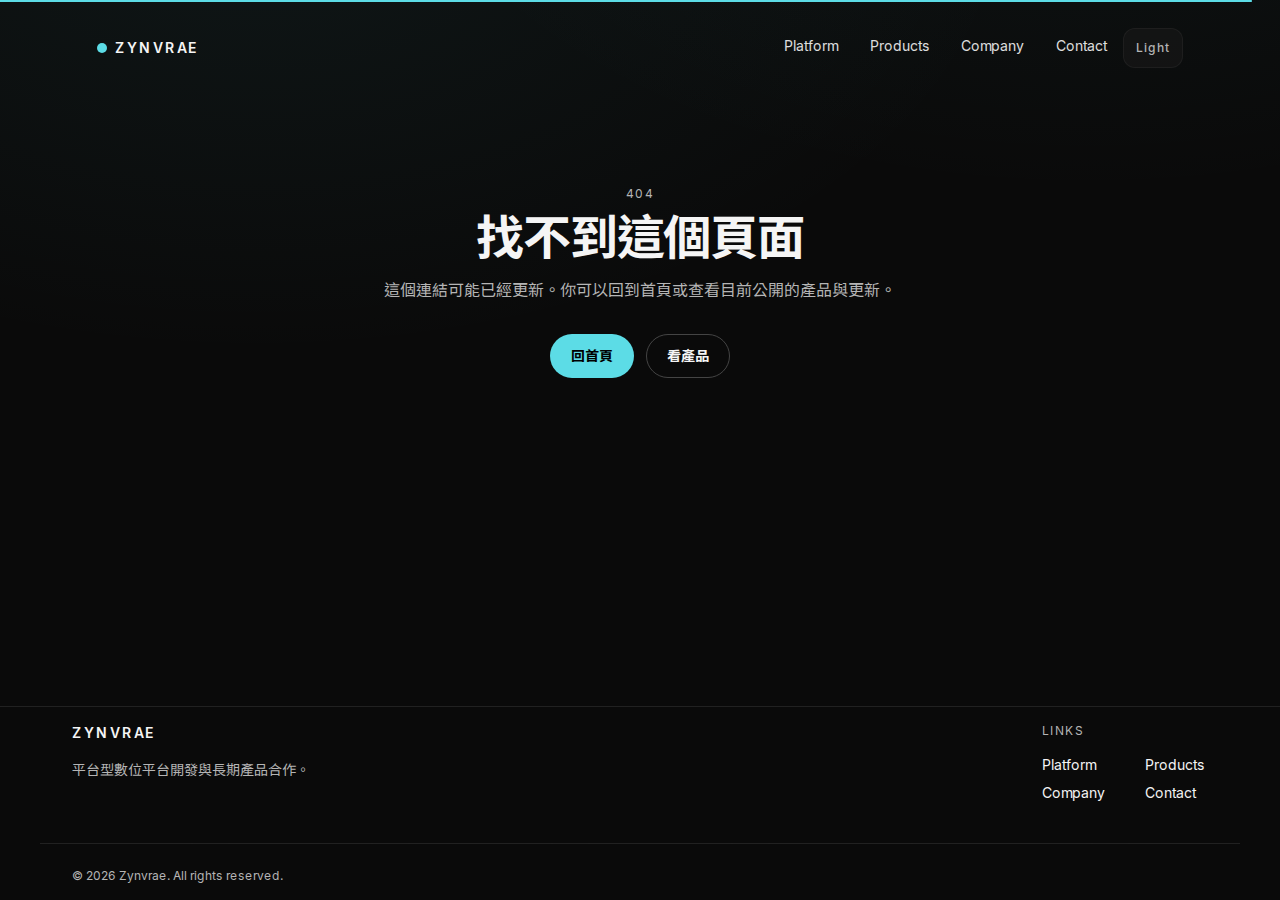
<file: 404/index.html>
<!DOCTYPE html><html lang="zh-Hant" data-theme="dark"><head><meta charSet="utf-8"/><meta name="viewport" content="width=device-width, initial-scale=1"/><link rel="stylesheet" href="/_next/static/css/81ff79a7ffb9e2ef.css" data-precedence="next"/><link rel="stylesheet" href="/_next/static/css/f47e0c7a1177291b.css" data-precedence="next"/><link rel="preload" as="script" fetchPriority="low" href="/_next/static/chunks/webpack-f53ecb8182024358.js"/><script src="/_next/static/chunks/fd9d1056-b11b2651f33aae7f.js" async=""></script><script src="/_next/static/chunks/117-1c4421bf038fa395.js" async=""></script><script src="/_next/static/chunks/main-app-55398a8f0e717e4e.js" async=""></script><script src="/_next/static/chunks/215-58ec5bbb4fee1296.js" async=""></script><script src="/_next/static/chunks/972-16abe0c76742bd69.js" async=""></script><script src="/_next/static/chunks/app/layout-a601ab872519353b.js" async=""></script><meta name="robots" content="noindex"/><meta name="theme-color" media="(prefers-color-scheme: dark)" content="#0A0A0A"/><meta name="theme-color" media="(prefers-color-scheme: light)" content="#FFFFFF"/><title>Zynvrae | 平台型數位平台開發</title><meta name="description" content="Zynvrae 以平台型數位平台開發為核心，打造可長期營運、可擴展的數位服務產品。"/><meta name="application-name" content="Zynvrae"/><meta name="author" content="Zynvrae"/><link rel="manifest" href="/manifest.webmanifest" crossorigin="use-credentials"/><meta name="keywords" content="Zynvrae,平台型數位平台開發,平台營運導向,長期產品思維,可擴展架構"/><meta name="creator" content="Zynvrae"/><meta name="publisher" content="Zynvrae"/><meta name="robots" content="index, follow"/><meta name="googlebot" content="index, follow, max-video-preview:-1, max-image-preview:large, max-snippet:-1"/><meta name="category" content="technology"/><link rel="canonical" href="https://zynvrae.com/"/><meta name="format-detection" content="telephone=no, address=no, email=no"/><meta name="apple-mobile-web-app-capable" content="yes"/><meta name="apple-mobile-web-app-title" content="Zynvrae"/><meta name="apple-mobile-web-app-status-bar-style" content="black-translucent"/><meta property="og:title" content="Zynvrae | 平台型數位平台開發"/><meta property="og:description" content="Zynvrae 以平台型數位平台開發為核心，打造可長期營運、可擴展的數位服務產品。"/><meta property="og:url" content="https://zynvrae.com/"/><meta property="og:site_name" content="Zynvrae"/><meta property="og:locale" content="zh_TW"/><meta property="og:image:alt" content="Zynvrae | 平台型數位平台開發"/><meta property="og:image:type" content="image/png"/><meta property="og:image" content="https://zynvrae.com/opengraph-image?7f67b29538c2cda2"/><meta property="og:image:width" content="1200"/><meta property="og:image:height" content="630"/><meta property="og:type" content="website"/><meta name="twitter:card" content="summary_large_image"/><meta name="twitter:title" content="Zynvrae | 平台型數位平台開發"/><meta name="twitter:description" content="Zynvrae 以平台型數位平台開發為核心，打造可長期營運、可擴展的數位服務產品。"/><meta name="twitter:image:alt" content="Zynvrae | 平台型數位平台開發"/><meta name="twitter:image:type" content="image/png"/><meta name="twitter:image" content="https://zynvrae.com/twitter-image?fe28da1a7b967077"/><meta name="twitter:image:width" content="1200"/><meta name="twitter:image:height" content="630"/><link rel="shortcut icon" href="/icon"/><link rel="icon" href="/icon" type="image/png" sizes="512x512"/><link rel="apple-touch-icon" href="/apple-icon" type="image/png" sizes="512x512"/><script>(() => {
  try {
    const key = "zynvrae-theme";
    const stored = window.localStorage.getItem(key);
    document.documentElement.dataset.theme = stored === "light" ? "light" : "dark";
  } catch {
    document.documentElement.dataset.theme = "dark";
  }
})();</script><script src="/_next/static/chunks/polyfills-42372ed130431b0a.js" noModule=""></script></head><body class="__variable_f367f3 __variable_833e3a font-sans antialiased"><a href="#main-content" class="sr-only focus:not-sr-only focus:fixed focus:left-4 focus:top-4 focus:z-[100] focus:rounded-full focus:bg-surface focus:px-4 focus:py-2 focus:text-sm">跳到主要內容</a><div aria-hidden="true" class="fixed left-0 right-0 top-0 z-[80] h-[2px] origin-left bg-accent" style="transform:scaleX(0)"></div><div class="flex min-h-screen flex-col"><header class="sticky top-0 z-50"><div class="mx-auto w-full max-w-content px-5 md:px-8"><div class="mt-2 flex h-[64px] items-center justify-between rounded-full border px-4 transition-all duration-200 md:mt-3 md:h-[72px] md:px-6 border-transparent bg-transparent"><a class="inline-flex items-center gap-2 text-[13px] font-semibold tracking-[0.14em] text-text md:text-sm md:tracking-[0.18em]" aria-label="Zynvrae 首頁" href="/"><span aria-hidden="true" class="inline-block h-2.5 w-2.5 rounded-full bg-accent"></span>ZYNVRAE</a><div class="hidden items-center gap-4 md:flex"><nav class="flex items-center gap-8" aria-label="主要導覽"><a class="group relative pb-1 text-sm text-text transition-opacity duration-200 hover:opacity-70 opacity-90" href="/platform/">Platform<span aria-hidden="true" class="absolute bottom-0 left-0 h-px w-full bg-text transition-opacity duration-200 opacity-0"></span></a><a class="group relative pb-1 text-sm text-text transition-opacity duration-200 hover:opacity-70 opacity-90" href="/products/">Products<span aria-hidden="true" class="absolute bottom-0 left-0 h-px w-full bg-text transition-opacity duration-200 opacity-0"></span></a><a class="group relative pb-1 text-sm text-text transition-opacity duration-200 hover:opacity-70 opacity-90" href="/company/">Company<span aria-hidden="true" class="absolute bottom-0 left-0 h-px w-full bg-text transition-opacity duration-200 opacity-0"></span></a><a class="group relative pb-1 text-sm text-text transition-opacity duration-200 hover:opacity-70 opacity-90" href="/contact/">Contact<span aria-hidden="true" class="absolute bottom-0 left-0 h-px w-full bg-text transition-opacity duration-200 opacity-0"></span></a></nav><button type="button" aria-pressed="false" aria-label="切換到淺色模式" title="淺色" class="inline-flex h-10 items-center justify-center rounded-md border border-border/85 bg-surface-soft/70 px-3 text-xs font-medium tracking-[0.08em] text-muted transition hover:border-accent/45 hover:text-text focus-visible:ring-2 focus-visible:ring-accent">Light</button></div><button type="button" class="inline-flex h-10 min-w-[88px] items-center justify-center rounded-full border border-[#444] px-4 text-sm text-text transition hover:opacity-70 focus-visible:ring-2 focus-visible:ring-accent md:hidden" aria-expanded="false" aria-controls="mobile-navigation" aria-label="切換導覽選單">Menu</button></div></div></header><main id="main-content" class="flex-1"><section class="section-space pt-16"><div class="mx-auto w-full max-w-content px-5 md:px-8 max-w-2xl text-center"><p class="text-xs uppercase tracking-[0.12em] text-muted">404</p><h1 class="mt-3 text-4xl font-semibold tracking-tight text-text sm:text-5xl">找不到這個頁面</h1><p class="mt-4 text-sm leading-relaxed text-muted sm:text-base">這個連結可能已經更新。你可以回到首頁或查看目前公開的產品與更新。</p><div class="mt-8 flex justify-center gap-3"><a class="inline-flex items-center justify-center whitespace-nowrap rounded-full border text-sm font-semibold transition duration-200 focus-visible:outline-none focus-visible:ring-2 focus-visible:ring-accent disabled:pointer-events-none disabled:opacity-55 border-transparent bg-accent text-black hover:brightness-110 h-11 px-5" href="/">回首頁</a><a class="inline-flex items-center justify-center whitespace-nowrap rounded-full border text-sm font-semibold transition duration-200 focus-visible:outline-none focus-visible:ring-2 focus-visible:ring-accent disabled:pointer-events-none disabled:opacity-55 border-[#444] bg-transparent text-text hover:border-accent hover:text-text h-11 px-5" href="/products/">看產品</a></div></div></section></main><footer class="border-t border-border bg-bg py-16"><div class="mx-auto w-full max-w-content px-5 md:px-8 grid gap-10 md:grid-cols-12"><div class="md:col-span-5"><p class="text-sm font-semibold tracking-[0.18em] text-text">ZYNVRAE</p><p class="mt-4 max-w-md text-sm leading-relaxed text-muted">平台型數位平台開發與長期產品合作。</p></div><div class="md:col-span-7 md:justify-self-end"><p class="text-xs uppercase tracking-[0.12em] text-muted">Links</p><ul class="mt-4 grid grid-cols-2 gap-x-10 gap-y-2 text-sm text-text"><li><a class="transition hover:opacity-70" href="/platform/">Platform</a></li><li><a class="transition hover:opacity-70" href="/products/">Products</a></li><li><a class="transition hover:opacity-70" href="/company/">Company</a></li><li><a class="transition hover:opacity-70" href="/contact/">Contact</a></li></ul></div></div><div class="mx-auto w-full max-w-content px-5 md:px-8 mt-10 border-t border-border pt-6 text-xs text-muted"><p>© <!-- -->2026<!-- --> Zynvrae. All rights reserved.</p></div></footer></div><script src="/_next/static/chunks/webpack-f53ecb8182024358.js" async=""></script><script>(self.__next_f=self.__next_f||[]).push([0]);self.__next_f.push([2,null])</script><script>self.__next_f.push([1,"1:HL[\"/_next/static/css/81ff79a7ffb9e2ef.css\",\"style\"]\n2:HL[\"/_next/static/css/f47e0c7a1177291b.css\",\"style\"]\n"])</script><script>self.__next_f.push([1,"3:I[2846,[],\"\"]\n5:I[2972,[\"215\",\"static/chunks/215-58ec5bbb4fee1296.js\",\"972\",\"static/chunks/972-16abe0c76742bd69.js\",\"185\",\"static/chunks/app/layout-a601ab872519353b.js\"],\"\"]\n6:I[4707,[],\"\"]\n7:I[6423,[],\"\"]\n8:I[1144,[\"215\",\"static/chunks/215-58ec5bbb4fee1296.js\",\"972\",\"static/chunks/972-16abe0c76742bd69.js\",\"185\",\"static/chunks/app/layout-a601ab872519353b.js\"],\"ProgressBar\"]\n9:I[7204,[\"215\",\"static/chunks/215-58ec5bbb4fee1296.js\",\"972\",\"static/chunks/972-16abe0c76742bd69.js\",\"185\",\"static/chunks/app/layout-a601ab872519353b.js\"],\"Navbar\"]\nb:I[1060,[],\"\"]\nc:[]\n"])</script><script>self.__next_f.push([1,"0:[\"$\",\"$L3\",null,{\"buildId\":\"Kc01qVRnxdtk_SJsIx4XH\",\"assetPrefix\":\"\",\"urlParts\":[\"\",\"_not-found\",\"\"],\"initialTree\":[\"\",{\"children\":[\"/_not-found\",{\"children\":[\"__PAGE__\",{}]}]},\"$undefined\",\"$undefined\",true],\"initialSeedData\":[\"\",{\"children\":[\"/_not-found\",{\"children\":[\"__PAGE__\",{},[[\"$L4\",[\"$\",\"section\",null,{\"className\":\"section-space pt-16\",\"children\":[\"$\",\"div\",null,{\"className\":\"mx-auto w-full max-w-content px-5 md:px-8 max-w-2xl text-center\",\"children\":[[\"$\",\"p\",null,{\"className\":\"text-xs uppercase tracking-[0.12em] text-muted\",\"children\":\"404\"}],[\"$\",\"h1\",null,{\"className\":\"mt-3 text-4xl font-semibold tracking-tight text-text sm:text-5xl\",\"children\":\"找不到這個頁面\"}],[\"$\",\"p\",null,{\"className\":\"mt-4 text-sm leading-relaxed text-muted sm:text-base\",\"children\":\"這個連結可能已經更新。你可以回到首頁或查看目前公開的產品與更新。\"}],[\"$\",\"div\",null,{\"className\":\"mt-8 flex justify-center gap-3\",\"children\":[[\"$\",\"$L5\",null,{\"href\":\"/\",\"className\":\"inline-flex items-center justify-center whitespace-nowrap rounded-full border text-sm font-semibold transition duration-200 focus-visible:outline-none focus-visible:ring-2 focus-visible:ring-accent disabled:pointer-events-none disabled:opacity-55 border-transparent bg-accent text-black hover:brightness-110 h-11 px-5\",\"children\":\"回首頁\"}],[\"$\",\"$L5\",null,{\"href\":\"/products\",\"className\":\"inline-flex items-center justify-center whitespace-nowrap rounded-full border text-sm font-semibold transition duration-200 focus-visible:outline-none focus-visible:ring-2 focus-visible:ring-accent disabled:pointer-events-none disabled:opacity-55 border-[#444] bg-transparent text-text hover:border-accent hover:text-text h-11 px-5\",\"children\":\"看產品\"}]]}]]}]}],null],null],null]},[null,[\"$\",\"$L6\",null,{\"parallelRouterKey\":\"children\",\"segmentPath\":[\"children\",\"/_not-found\",\"children\"],\"error\":\"$undefined\",\"errorStyles\":\"$undefined\",\"errorScripts\":\"$undefined\",\"template\":[\"$\",\"$L7\",null,{}],\"templateStyles\":\"$undefined\",\"templateScripts\":\"$undefined\",\"notFound\":\"$undefined\",\"notFoundStyles\":\"$undefined\"}]],null]},[[[[\"$\",\"link\",\"0\",{\"rel\":\"stylesheet\",\"href\":\"/_next/static/css/81ff79a7ffb9e2ef.css\",\"precedence\":\"next\",\"crossOrigin\":\"$undefined\"}],[\"$\",\"link\",\"1\",{\"rel\":\"stylesheet\",\"href\":\"/_next/static/css/f47e0c7a1177291b.css\",\"precedence\":\"next\",\"crossOrigin\":\"$undefined\"}]],[\"$\",\"html\",null,{\"lang\":\"zh-Hant\",\"data-theme\":\"dark\",\"suppressHydrationWarning\":true,\"children\":[[\"$\",\"head\",null,{\"children\":[\"$\",\"script\",null,{\"dangerouslySetInnerHTML\":{\"__html\":\"(() =\u003e {\\n  try {\\n    const key = \\\"zynvrae-theme\\\";\\n    const stored = window.localStorage.getItem(key);\\n    document.documentElement.dataset.theme = stored === \\\"light\\\" ? \\\"light\\\" : \\\"dark\\\";\\n  } catch {\\n    document.documentElement.dataset.theme = \\\"dark\\\";\\n  }\\n})();\"}}]}],[\"$\",\"body\",null,{\"className\":\"__variable_f367f3 __variable_833e3a font-sans antialiased\",\"children\":[[\"$\",\"a\",null,{\"href\":\"#main-content\",\"className\":\"sr-only focus:not-sr-only focus:fixed focus:left-4 focus:top-4 focus:z-[100] focus:rounded-full focus:bg-surface focus:px-4 focus:py-2 focus:text-sm\",\"children\":\"跳到主要內容\"}],[\"$\",\"$L8\",null,{}],[\"$\",\"div\",null,{\"className\":\"flex min-h-screen flex-col\",\"children\":[[\"$\",\"$L9\",null,{}],[\"$\",\"main\",null,{\"id\":\"main-content\",\"className\":\"flex-1\",\"children\":[\"$\",\"$L6\",null,{\"parallelRouterKey\":\"children\",\"segmentPath\":[\"children\"],\"error\":\"$undefined\",\"errorStyles\":\"$undefined\",\"errorScripts\":\"$undefined\",\"template\":[\"$\",\"$L7\",null,{}],\"templateStyles\":\"$undefined\",\"templateScripts\":\"$undefined\",\"notFound\":[\"$\",\"section\",null,{\"className\":\"section-space pt-16\",\"children\":[\"$\",\"div\",null,{\"className\":\"mx-auto w-full max-w-content px-5 md:px-8 max-w-2xl text-center\",\"children\":[[\"$\",\"p\",null,{\"className\":\"text-xs uppercase tracking-[0.12em] text-muted\",\"children\":\"404\"}],[\"$\",\"h1\",null,{\"className\":\"mt-3 text-4xl font-semibold tracking-tight text-text sm:text-5xl\",\"children\":\"找不到這個頁面\"}],[\"$\",\"p\",null,{\"className\":\"mt-4 text-sm leading-relaxed text-muted sm:text-base\",\"children\":\"這個連結可能已經更新。你可以回到首頁或查看目前公開的產品與更新。\"}],[\"$\",\"div\",null,{\"className\":\"mt-8 flex justify-center gap-3\",\"children\":[[\"$\",\"$L5\",null,{\"href\":\"/\",\"className\":\"inline-flex items-center justify-center whitespace-nowrap rounded-full border text-sm font-semibold transition duration-200 focus-visible:outline-none focus-visible:ring-2 focus-visible:ring-accent disabled:pointer-events-none disabled:opacity-55 border-transparent bg-accent text-black hover:brightness-110 h-11 px-5\",\"children\":\"回首頁\"}],[\"$\",\"$L5\",null,{\"href\":\"/products\",\"className\":\"inline-flex items-center justify-center whitespace-nowrap rounded-full border text-sm font-semibold transition duration-200 focus-visible:outline-none focus-visible:ring-2 focus-visible:ring-accent disabled:pointer-events-none disabled:opacity-55 border-[#444] bg-transparent text-text hover:border-accent hover:text-text h-11 px-5\",\"children\":\"看產品\"}]]}]]}]}],\"notFoundStyles\":[]}]}],[\"$\",\"footer\",null,{\"className\":\"border-t border-border bg-bg py-16\",\"children\":[[\"$\",\"div\",null,{\"className\":\"mx-auto w-full max-w-content px-5 md:px-8 grid gap-10 md:grid-cols-12\",\"children\":[[\"$\",\"div\",null,{\"className\":\"md:col-span-5\",\"children\":[[\"$\",\"p\",null,{\"className\":\"text-sm font-semibold tracking-[0.18em] text-text\",\"children\":\"ZYNVRAE\"}],[\"$\",\"p\",null,{\"className\":\"mt-4 max-w-md text-sm leading-relaxed text-muted\",\"children\":\"平台型數位平台開發與長期產品合作。\"}]]}],[\"$\",\"div\",null,{\"className\":\"md:col-span-7 md:justify-self-end\",\"children\":[[\"$\",\"p\",null,{\"className\":\"text-xs uppercase tracking-[0.12em] text-muted\",\"children\":\"Links\"}],[\"$\",\"ul\",null,{\"className\":\"mt-4 grid grid-cols-2 gap-x-10 gap-y-2 text-sm text-text\",\"children\":[[\"$\",\"li\",\"/platform\",{\"children\":[\"$\",\"$L5\",null,{\"href\":\"/platform\",\"className\":\"transition hover:opacity-70\",\"children\":\"Platform\"}]}],[\"$\",\"li\",\"/products\",{\"children\":[\"$\",\"$L5\",null,{\"href\":\"/products\",\"className\":\"transition hover:opacity-70\",\"children\":\"Products\"}]}],[\"$\",\"li\",\"/company\",{\"children\":[\"$\",\"$L5\",null,{\"href\":\"/company\",\"className\":\"transition hover:opacity-70\",\"children\":\"Company\"}]}],[\"$\",\"li\",\"/contact\",{\"children\":[\"$\",\"$L5\",null,{\"href\":\"/contact\",\"className\":\"transition hover:opacity-70\",\"children\":\"Contact\"}]}]]}]]}]]}],[\"$\",\"div\",null,{\"className\":\"mx-auto w-full max-w-content px-5 md:px-8 mt-10 border-t border-border pt-6 text-xs text-muted\",\"children\":[\"$\",\"p\",null,{\"children\":[\"© \",2026,\" Zynvrae. All rights reserved.\"]}]}]]}]]}]]}]]}]],null],null],\"couldBeIntercepted\":false,\"initialHead\":[[\"$\",\"meta\",null,{\"name\":\"robots\",\"content\":\"noindex\"}],\"$La\"],\"globalErrorComponent\":\"$b\",\"missingSlots\":\"$Wc\"}]\n"])</script><script>self.__next_f.push([1,"a:[[\"$\",\"meta\",\"0\",{\"name\":\"viewport\",\"content\":\"width=device-width, initial-scale=1\"}],[\"$\",\"meta\",\"1\",{\"name\":\"theme-color\",\"media\":\"(prefers-color-scheme: dark)\",\"content\":\"#0A0A0A\"}],[\"$\",\"meta\",\"2\",{\"name\":\"theme-color\",\"media\":\"(prefers-color-scheme: light)\",\"content\":\"#FFFFFF\"}],[\"$\",\"meta\",\"3\",{\"charSet\":\"utf-8\"}],[\"$\",\"title\",\"4\",{\"children\":\"Zynvrae | 平台型數位平台開發\"}],[\"$\",\"meta\",\"5\",{\"name\":\"description\",\"content\":\"Zynvrae 以平台型數位平台開發為核心，打造可長期營運、可擴展的數位服務產品。\"}],[\"$\",\"meta\",\"6\",{\"name\":\"application-name\",\"content\":\"Zynvrae\"}],[\"$\",\"meta\",\"7\",{\"name\":\"author\",\"content\":\"Zynvrae\"}],[\"$\",\"link\",\"8\",{\"rel\":\"manifest\",\"href\":\"/manifest.webmanifest\",\"crossOrigin\":\"use-credentials\"}],[\"$\",\"meta\",\"9\",{\"name\":\"keywords\",\"content\":\"Zynvrae,平台型數位平台開發,平台營運導向,長期產品思維,可擴展架構\"}],[\"$\",\"meta\",\"10\",{\"name\":\"creator\",\"content\":\"Zynvrae\"}],[\"$\",\"meta\",\"11\",{\"name\":\"publisher\",\"content\":\"Zynvrae\"}],[\"$\",\"meta\",\"12\",{\"name\":\"robots\",\"content\":\"index, follow\"}],[\"$\",\"meta\",\"13\",{\"name\":\"googlebot\",\"content\":\"index, follow, max-video-preview:-1, max-image-preview:large, max-snippet:-1\"}],[\"$\",\"meta\",\"14\",{\"name\":\"category\",\"content\":\"technology\"}],[\"$\",\"link\",\"15\",{\"rel\":\"canonical\",\"href\":\"https://zynvrae.com/\"}],[\"$\",\"meta\",\"16\",{\"name\":\"format-detection\",\"content\":\"telephone=no, address=no, email=no\"}],[\"$\",\"meta\",\"17\",{\"name\":\"apple-mobile-web-app-capable\",\"content\":\"yes\"}],[\"$\",\"meta\",\"18\",{\"name\":\"apple-mobile-web-app-title\",\"content\":\"Zynvrae\"}],[\"$\",\"meta\",\"19\",{\"name\":\"apple-mobile-web-app-status-bar-style\",\"content\":\"black-translucent\"}],[\"$\",\"meta\",\"20\",{\"property\":\"og:title\",\"content\":\"Zynvrae | 平台型數位平台開發\"}],[\"$\",\"meta\",\"21\",{\"property\":\"og:description\",\"content\":\"Zynvrae 以平台型數位平台開發為核心，打造可長期營運、可擴展的數位服務產品。\"}],[\"$\",\"meta\",\"22\",{\"property\":\"og:url\",\"content\":\"https://zynvrae.com/\"}],[\"$\",\"meta\",\"23\",{\"property\":\"og:site_name\",\"content\":\"Zynvrae\"}],[\"$\",\"meta\",\"24\",{\"property\":\"og:locale\",\"content\":\"zh_TW\"}],[\"$\",\"meta\",\"25\",{\"property\":\"og:image:alt\",\"content\":\"Zynvrae | 平台型數位平台開發\"}],[\"$\",\"meta\",\"26\",{\"property\":\"og:image:type\",\"content\":\"image/png\"}],[\"$\",\"meta\",\"27\",{\"property\":\"og:image\",\"content\":\"https://zynvrae.com/opengraph-image?7f67b29538c2cda2\"}],[\"$\",\"meta\",\"28\",{\"property\":\"og:image:width\",\"content\":\"1200\"}],[\"$\",\"meta\",\"29\",{\"property\":\"og:image:height\",\"content\":\"630\"}],[\"$\",\"meta\",\"30\",{\"property\":\"og:type\",\"content\":\"website\"}],[\"$\",\"meta\",\"31\",{\"name\":\"twitter:card\",\"content\":\"summary_large_image\"}],[\"$\",\"meta\",\"32\",{\"name\":\"twitter:title\",\"content\":\"Zynvrae | 平台型數位平台開發\"}],[\"$\",\"meta\",\"33\",{\"name\":\"twitter:description\",\"content\":\"Zynvrae 以平台型數位平台開發為核心，打造可長期營運、可擴展的數位服務產品。\"}],[\"$\",\"meta\",\"34\",{\"name\":\"twitter:image:alt\",\"content\":\"Zynvrae | 平台型數位平台開發\"}],[\"$\",\"meta\",\"35\",{\"name\":\"twitter:image:type\",\"content\":\"image/png\"}],[\"$\",\"meta\",\"36\",{\"name\":\"twitter:image\",\"content\":\"https://zynvrae.com/twitter-image?fe28da1a7b967077\"}],[\"$\",\"meta\",\"37\",{\"name\":\"twitter:image:width\",\"content\":\"1200\"}],[\"$\",\"meta\",\"38\",{\"name\":\"twitter:image:height\",\"content\":\"630\"}],[\"$\",\"link\",\"39\",{\"rel\":\"shortcut icon\",\"href\":\"/icon\"}],[\"$\",\"link\",\"40\",{\"rel\":\"icon\",\"href\":\"/icon\",\"type\":\"image/png\",\"sizes\":\"512x512\"}],[\"$\",\"link\",\"41\",{\"rel\":\"apple-touch-icon\",\"href\":\"/apple-icon\",\"type\":\"image/png\",\"sizes\":\"512x512\"}]]\n"])</script><script>self.__next_f.push([1,"4:null\n"])</script></body></html>
</file>
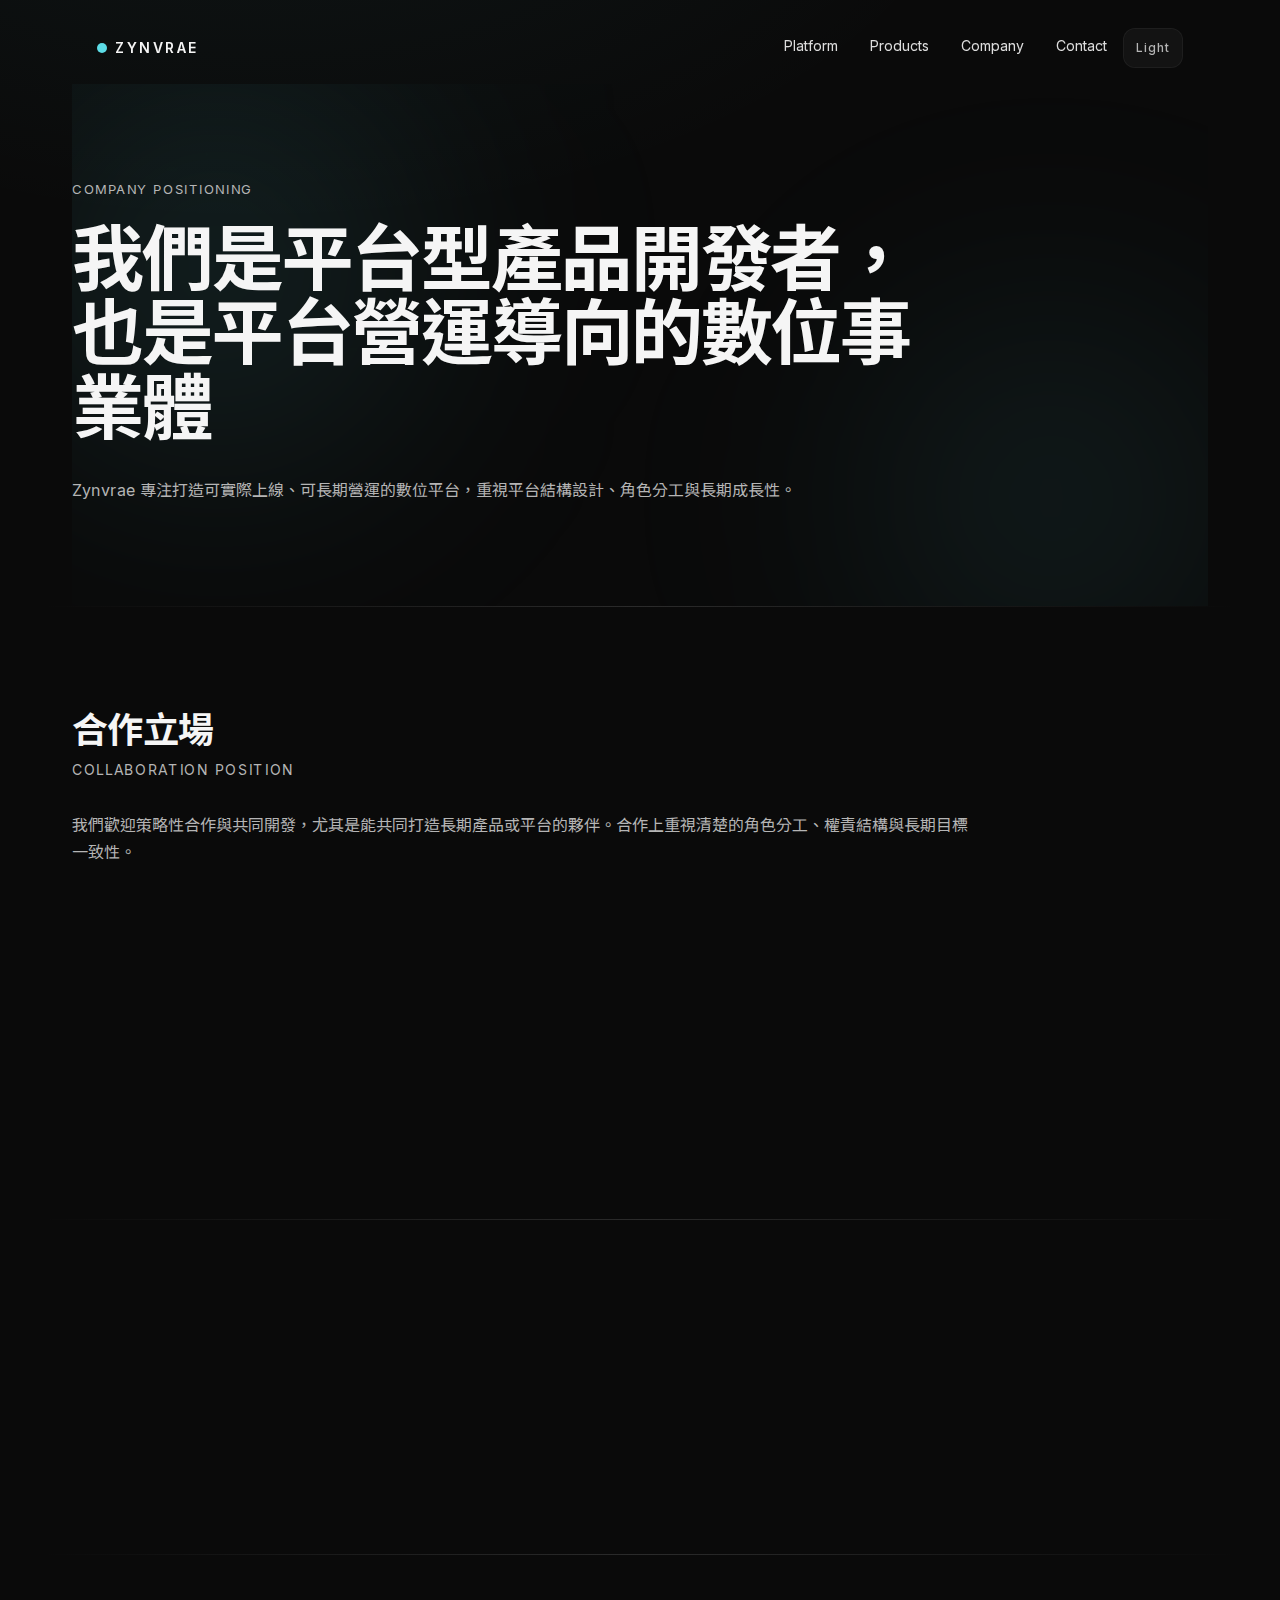
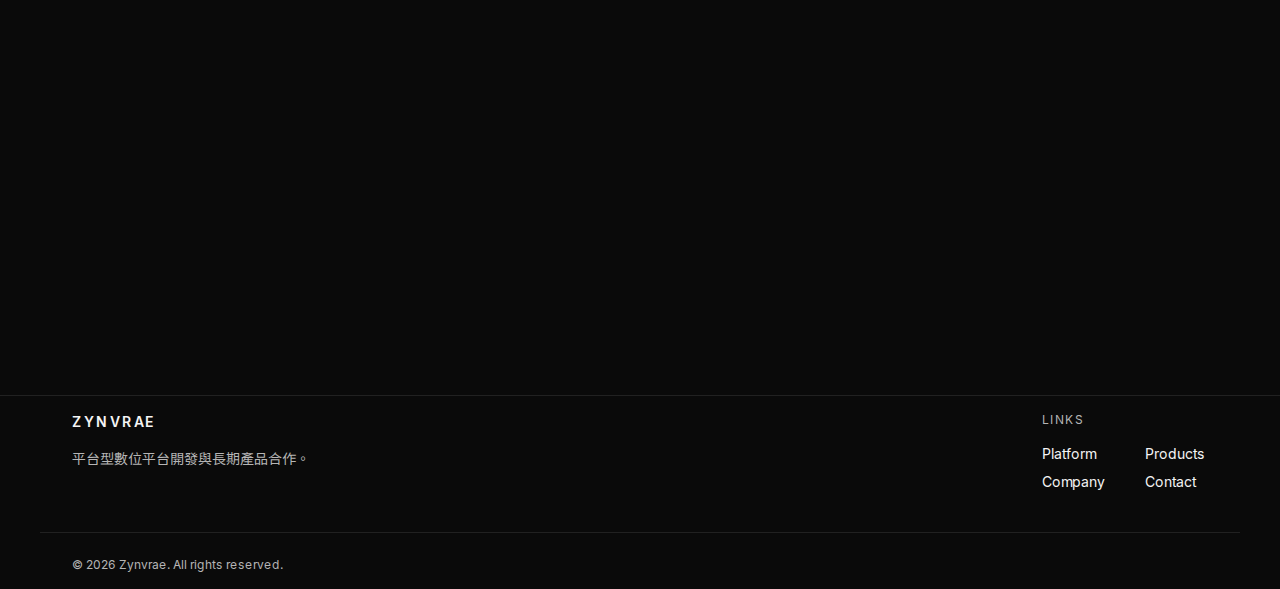
<file: about/index.html>
<!DOCTYPE html><html lang="zh-Hant" data-theme="dark"><head><meta charSet="utf-8"/><meta name="viewport" content="width=device-width, initial-scale=1"/><link rel="stylesheet" href="/_next/static/css/ca1338c96a23f466.css" data-precedence="next"/><link rel="stylesheet" href="/_next/static/css/f47e0c7a1177291b.css" data-precedence="next"/><link rel="preload" as="script" fetchPriority="low" href="/_next/static/chunks/webpack-f53ecb8182024358.js"/><script src="/_next/static/chunks/fd9d1056-1f1f859026f5f0fa.js" async=""></script><script src="/_next/static/chunks/117-147e924b414dbd83.js" async=""></script><script src="/_next/static/chunks/main-app-55398a8f0e717e4e.js" async=""></script><script src="/_next/static/chunks/881-7bcaf8d8119149d9.js" async=""></script><script src="/_next/static/chunks/app/about/page-3dadfe3fd4c428aa.js" async=""></script><script src="/_next/static/chunks/972-0537cdcd71b907b3.js" async=""></script><script src="/_next/static/chunks/app/layout-33dbee028136f2d4.js" async=""></script><meta name="theme-color" media="(prefers-color-scheme: dark)" content="#0A0A0A"/><meta name="theme-color" media="(prefers-color-scheme: light)" content="#FFFFFF"/><title>公司資訊 | Zynvrae</title><meta name="description" content="Zynvrae 以團隊形式運作，專注平台型數位平台開發，並規劃正式法人與組織結構。"/><meta name="keywords" content="Zynvrae,平台型數位平台開發,平台營運導向,長期產品思維,可擴展架構"/><meta name="robots" content="index, follow"/><link rel="canonical" href="https://zynvrae.com/"/><meta property="og:title" content="Zynvrae | 平台型數位平台開發"/><meta property="og:description" content="Zynvrae 以平台型數位平台開發為核心，打造可長期營運、可擴展的數位服務產品。"/><meta property="og:url" content="https://zynvrae.com/"/><meta property="og:site_name" content="Zynvrae"/><meta property="og:locale" content="zh_TW"/><meta property="og:image:alt" content="Zynvrae | 平台型數位平台開發"/><meta property="og:image:type" content="image/png"/><meta property="og:image" content="https://zynvrae.com/opengraph-image?50713cf36af4d083"/><meta property="og:image:width" content="1200"/><meta property="og:image:height" content="630"/><meta property="og:type" content="website"/><meta name="twitter:card" content="summary_large_image"/><meta name="twitter:title" content="Zynvrae | 平台型數位平台開發"/><meta name="twitter:description" content="Zynvrae 以平台型數位平台開發為核心，打造可長期營運、可擴展的數位服務產品。"/><meta name="twitter:image" content="https://zynvrae.com/opengraph-image"/><script>(() => {
  try {
    const key = "zynvrae-theme";
    const stored = window.localStorage.getItem(key);
    document.documentElement.dataset.theme = stored === "light" ? "light" : "dark";
  } catch {
    document.documentElement.dataset.theme = "dark";
  }
})();</script><script src="/_next/static/chunks/polyfills-42372ed130431b0a.js" noModule=""></script></head><body class="__variable_f367f3 __variable_833e3a font-sans antialiased"><a href="#main-content" class="sr-only focus:not-sr-only focus:fixed focus:left-4 focus:top-4 focus:z-[100] focus:rounded-full focus:bg-surface focus:px-4 focus:py-2 focus:text-sm">跳到主要內容</a><div aria-hidden="true" class="fixed left-0 right-0 top-0 z-[80] h-[2px] origin-left bg-accent" style="transform:scaleX(0)"></div><div class="flex min-h-screen flex-col"><header class="sticky top-0 z-50"><div class="mx-auto w-full max-w-content px-5 md:px-8"><div class="mt-3 flex h-[72px] items-center justify-between rounded-full border px-4 transition-all duration-200 md:px-6 border-transparent bg-transparent"><a class="inline-flex items-center gap-2 text-sm font-semibold tracking-[0.18em] text-text" aria-label="Zynvrae 首頁" href="/"><span aria-hidden="true" class="inline-block h-2.5 w-2.5 rounded-full bg-accent"></span>ZYNVRAE</a><div class="hidden items-center gap-4 md:flex"><nav class="flex items-center gap-8" aria-label="主要導覽"><a class="group relative pb-1 text-sm text-text transition-opacity duration-200 hover:opacity-70 opacity-90" href="/platform/">Platform<span aria-hidden="true" class="absolute bottom-0 left-0 h-px w-full bg-text transition-opacity duration-200 opacity-0"></span></a><a class="group relative pb-1 text-sm text-text transition-opacity duration-200 hover:opacity-70 opacity-90" href="/products/">Products<span aria-hidden="true" class="absolute bottom-0 left-0 h-px w-full bg-text transition-opacity duration-200 opacity-0"></span></a><a class="group relative pb-1 text-sm text-text transition-opacity duration-200 hover:opacity-70 opacity-90" href="/company/">Company<span aria-hidden="true" class="absolute bottom-0 left-0 h-px w-full bg-text transition-opacity duration-200 opacity-0"></span></a><a class="group relative pb-1 text-sm text-text transition-opacity duration-200 hover:opacity-70 opacity-90" href="/contact/">Contact<span aria-hidden="true" class="absolute bottom-0 left-0 h-px w-full bg-text transition-opacity duration-200 opacity-0"></span></a></nav><button type="button" class="inline-flex h-10 items-center justify-center rounded-md border border-border/85 bg-surface-soft/70 px-3 text-xs font-medium tracking-[0.08em] text-muted transition hover:border-accent/45 hover:text-text" aria-label="切換為淺色模式" title="Light">Light</button></div><button type="button" class="inline-flex h-10 items-center justify-center rounded-full border border-[#444] px-4 text-sm text-text transition hover:opacity-70 md:hidden" aria-expanded="false" aria-controls="mobile-navigation" aria-label="切換導覽選單">Menu</button></div></div></header><main id="main-content" class="flex-1"><div class="mx-auto w-full max-w-content px-5 md:px-8"><section class="section-space relative overflow-hidden pb-[96px] pt-[80px] md:pt-[96px]"><div aria-hidden="true" class="pointer-events-none absolute -inset-x-[18vw] -inset-y-[36%] -z-10"><span class="absolute left-[6%] top-[10%] h-[560px] w-[560px] rounded-full blur-[120px]" style="background:radial-gradient(circle, hsl(var(--accent) / var(--glow-opacity-1)) 0%, transparent 74%)"></span><span class="absolute bottom-[4%] right-[8%] h-[520px] w-[520px] rounded-full blur-[116px]" style="background:radial-gradient(circle, hsl(var(--accent) / var(--glow-opacity-2)) 0%, transparent 76%)"></span></div><div class="max-w-4xl"><p class="eyebrow uppercase text-muted" style="opacity:0;transform:translateY(16px)">COMPANY POSITIONING</p><h1 class="display-title mt-6" style="opacity:0;transform:translateY(16px)">我們是平台型產品開發者，也是平台營運導向的數位事業體</h1><p class="body-text mt-8 max-w-3xl text-muted" style="opacity:0;transform:translateY(16px)">Zynvrae 專注打造可實際上線、可長期營運的數位平台，重視平台結構設計、角色分工與長期成長性。</p></div></section></div><section class="section-space section-line"><div class="mx-auto w-full max-w-content px-5 md:px-8"><div><header><h2 class="section-title">合作立場</h2><p class="mt-2 text-sm uppercase tracking-[0.12em] text-muted">Collaboration Position</p></header><p class="body-text mt-8 max-w-4xl text-muted">我們歡迎策略性合作與共同開發，尤其是能共同打造長期產品或平台的夥伴。合作上重視清楚的角色分工、權責結構與長期目標一致性。</p></div><div class="mt-8 grid gap-8 md:grid-cols-2"><div><div class="card-lift rounded-[14px] border border-border bg-card p-8 shadow-soft focus-visible:outline-none"><h3 class="sub-title">優先合作類型</h3><ul class="mt-6 list-disc space-y-2 pl-5 text-muted"><li>策略合作</li><li>產品共同開發</li><li>長期平台夥伴</li></ul></div></div><div><div class="card-lift rounded-[14px] border border-border bg-card p-8 shadow-soft focus-visible:outline-none"><h3 class="sub-title">非主要合作類型</h3><ul class="mt-6 list-disc space-y-2 pl-5 text-muted"><li>單次外包</li><li>短期專案委託</li></ul></div></div></div></div></section><section class="section-space section-line"><div class="mx-auto w-full max-w-content px-5 md:px-8"><div><header><h2 class="section-title">法律與組織狀態</h2><p class="mt-2 text-sm uppercase tracking-[0.12em] text-muted">Legal &amp; Organization</p></header><p class="body-text mt-8 max-w-4xl text-muted">Zynvrae 目前以團隊形式運作，正在規劃正式法人與組織結構。相關法律與營運架構將隨事業發展逐步完善。</p></div></div></section><section class="section-space section-line"><div class="mx-auto w-full max-w-content px-5 md:px-8"><div><header><h2 class="section-title">營運關注重點</h2><p class="mt-2 text-sm uppercase tracking-[0.12em] text-muted">Operational Focus</p></header><ul class="body-text mt-8 list-disc space-y-2 pl-5 text-muted"><li>長期營運能力</li><li>平台結構與可擴展性</li><li>角色分工與權限治理</li><li>可持續成長的產品設計</li></ul></div></div></section></main><footer class="border-t border-border bg-bg py-16"><div class="mx-auto w-full max-w-content px-5 md:px-8 grid gap-10 md:grid-cols-12"><div class="md:col-span-5"><p class="text-sm font-semibold tracking-[0.18em] text-text">ZYNVRAE</p><p class="mt-4 max-w-md text-sm leading-relaxed text-muted">平台型數位平台開發與長期產品合作。</p></div><div class="md:col-span-7 md:justify-self-end"><p class="text-xs uppercase tracking-[0.12em] text-muted">Links</p><ul class="mt-4 grid grid-cols-2 gap-x-10 gap-y-2 text-sm text-text"><li><a class="transition hover:opacity-70" href="/platform/">Platform</a></li><li><a class="transition hover:opacity-70" href="/products/">Products</a></li><li><a class="transition hover:opacity-70" href="/company/">Company</a></li><li><a class="transition hover:opacity-70" href="/contact/">Contact</a></li></ul></div></div><div class="mx-auto w-full max-w-content px-5 md:px-8 mt-10 border-t border-border pt-6 text-xs text-muted"><p>© <!-- -->2026<!-- --> Zynvrae. All rights reserved.</p></div></footer></div><script src="/_next/static/chunks/webpack-f53ecb8182024358.js" async=""></script><script>(self.__next_f=self.__next_f||[]).push([0]);self.__next_f.push([2,null])</script><script>self.__next_f.push([1,"1:HL[\"/_next/static/css/ca1338c96a23f466.css\",\"style\"]\n2:HL[\"/_next/static/css/f47e0c7a1177291b.css\",\"style\"]\n"])</script><script>self.__next_f.push([1,"3:I[2846,[],\"\"]\n5:I[9848,[\"881\",\"static/chunks/881-7bcaf8d8119149d9.js\",\"301\",\"static/chunks/app/about/page-3dadfe3fd4c428aa.js\"],\"PageHero\"]\n6:I[3239,[\"881\",\"static/chunks/881-7bcaf8d8119149d9.js\",\"301\",\"static/chunks/app/about/page-3dadfe3fd4c428aa.js\"],\"Reveal\"]\n7:I[3239,[\"881\",\"static/chunks/881-7bcaf8d8119149d9.js\",\"301\",\"static/chunks/app/about/page-3dadfe3fd4c428aa.js\"],\"Stagger\"]\n8:I[3239,[\"881\",\"static/chunks/881-7bcaf8d8119149d9.js\",\"301\",\"static/chunks/app/about/page-3dadfe3fd4c428aa.js\"],\"StaggerItem\"]\n9:I[4707,[],\"\"]\na:I[6423,[],\"\"]\nb:I[1144,[\"881\",\"static/chunks/881-7bcaf8d8119149d9.js\",\"972\",\"static/chunks/972-0537cdcd71b907b3.js\",\"185\",\"static/chunks/app/layout-33dbee028136f2d4.js\"],\"ProgressBar\"]\nc:I[5908,[\"881\",\"static/chunks/881-7bcaf8d8119149d9.js\",\"972\",\"static/chunks/972-0537cdcd71b907b3.js\",\"185\",\"static/chunks/app/layout-33dbee028136f2d4.js\"],\"Navbar\"]\nd:I[2972,[\"881\",\"static/chunks/881-7bcaf8d8119149d9.js\",\"972\",\"static/chunks/972-0537cdcd71b907b3.js\",\"185\",\"static/chunks/app/layout-33dbee028136f2d4.js\"],\"\"]\nf:I[1060,[],\"\"]\n10:[]\n"])</script><script>self.__next_f.push([1,"0:[\"$\",\"$L3\",null,{\"buildId\":\"3kx0bdH_dKPqqkoZbirGx\",\"assetPrefix\":\"\",\"urlParts\":[\"\",\"about\",\"\"],\"initialTree\":[\"\",{\"children\":[\"about\",{\"children\":[\"__PAGE__\",{}]}]},\"$undefined\",\"$undefined\",true],\"initialSeedData\":[\"\",{\"children\":[\"about\",{\"children\":[\"__PAGE__\",{},[[\"$L4\",[[\"$\",\"div\",null,{\"className\":\"mx-auto w-full max-w-content px-5 md:px-8\",\"children\":[\"$\",\"$L5\",null,{\"kicker\":\"COMPANY POSITIONING\",\"title\":\"我們是平台型產品開發者，也是平台營運導向的數位事業體\",\"description\":\"Zynvrae 專注打造可實際上線、可長期營運的數位平台，重視平台結構設計、角色分工與長期成長性。\"}]}],[\"$\",\"section\",null,{\"className\":\"section-space section-line\",\"children\":[\"$\",\"div\",null,{\"className\":\"mx-auto w-full max-w-content px-5 md:px-8\",\"children\":[[\"$\",\"$L6\",null,{\"children\":[[\"$\",\"header\",null,{\"children\":[[\"$\",\"h2\",null,{\"className\":\"section-title\",\"children\":\"合作立場\"}],[\"$\",\"p\",null,{\"className\":\"mt-2 text-sm uppercase tracking-[0.12em] text-muted\",\"children\":\"Collaboration Position\"}]]}],[\"$\",\"p\",null,{\"className\":\"body-text mt-8 max-w-4xl text-muted\",\"children\":\"我們歡迎策略性合作與共同開發，尤其是能共同打造長期產品或平台的夥伴。合作上重視清楚的角色分工、權責結構與長期目標一致性。\"}]]}],[\"$\",\"$L7\",null,{\"className\":\"mt-8 grid gap-8 md:grid-cols-2\",\"children\":[[\"$\",\"$L8\",null,{\"children\":[\"$\",\"div\",null,{\"className\":\"card-lift rounded-[14px] border border-border bg-card p-8 shadow-soft focus-visible:outline-none\",\"children\":[[\"$\",\"h3\",null,{\"className\":\"sub-title\",\"children\":\"優先合作類型\"}],[\"$\",\"ul\",null,{\"className\":\"mt-6 list-disc space-y-2 pl-5 text-muted\",\"children\":[[\"$\",\"li\",null,{\"children\":\"策略合作\"}],[\"$\",\"li\",null,{\"children\":\"產品共同開發\"}],[\"$\",\"li\",null,{\"children\":\"長期平台夥伴\"}]]}]]}]}],[\"$\",\"$L8\",null,{\"children\":[\"$\",\"div\",null,{\"className\":\"card-lift rounded-[14px] border border-border bg-card p-8 shadow-soft focus-visible:outline-none\",\"children\":[[\"$\",\"h3\",null,{\"className\":\"sub-title\",\"children\":\"非主要合作類型\"}],[\"$\",\"ul\",null,{\"className\":\"mt-6 list-disc space-y-2 pl-5 text-muted\",\"children\":[[\"$\",\"li\",null,{\"children\":\"單次外包\"}],[\"$\",\"li\",null,{\"children\":\"短期專案委託\"}]]}]]}]}]]}]]}]}],[\"$\",\"section\",null,{\"className\":\"section-space section-line\",\"children\":[\"$\",\"div\",null,{\"className\":\"mx-auto w-full max-w-content px-5 md:px-8\",\"children\":[\"$\",\"$L6\",null,{\"children\":[[\"$\",\"header\",null,{\"children\":[[\"$\",\"h2\",null,{\"className\":\"section-title\",\"children\":\"法律與組織狀態\"}],[\"$\",\"p\",null,{\"className\":\"mt-2 text-sm uppercase tracking-[0.12em] text-muted\",\"children\":\"Legal \u0026 Organization\"}]]}],[\"$\",\"p\",null,{\"className\":\"body-text mt-8 max-w-4xl text-muted\",\"children\":\"Zynvrae 目前以團隊形式運作，正在規劃正式法人與組織結構。相關法律與營運架構將隨事業發展逐步完善。\"}]]}]}]}],[\"$\",\"section\",null,{\"className\":\"section-space section-line\",\"children\":[\"$\",\"div\",null,{\"className\":\"mx-auto w-full max-w-content px-5 md:px-8\",\"children\":[\"$\",\"$L6\",null,{\"children\":[[\"$\",\"header\",null,{\"children\":[[\"$\",\"h2\",null,{\"className\":\"section-title\",\"children\":\"營運關注重點\"}],[\"$\",\"p\",null,{\"className\":\"mt-2 text-sm uppercase tracking-[0.12em] text-muted\",\"children\":\"Operational Focus\"}]]}],[\"$\",\"ul\",null,{\"className\":\"body-text mt-8 list-disc space-y-2 pl-5 text-muted\",\"children\":[[\"$\",\"li\",null,{\"children\":\"長期營運能力\"}],[\"$\",\"li\",null,{\"children\":\"平台結構與可擴展性\"}],[\"$\",\"li\",null,{\"children\":\"角色分工與權限治理\"}],[\"$\",\"li\",null,{\"children\":\"可持續成長的產品設計\"}]]}]]}]}]}]],null],null],null]},[null,[\"$\",\"$L9\",null,{\"parallelRouterKey\":\"children\",\"segmentPath\":[\"children\",\"about\",\"children\"],\"error\":\"$undefined\",\"errorStyles\":\"$undefined\",\"errorScripts\":\"$undefined\",\"template\":[\"$\",\"$La\",null,{}],\"templateStyles\":\"$undefined\",\"templateScripts\":\"$undefined\",\"notFound\":\"$undefined\",\"notFoundStyles\":\"$undefined\"}]],null]},[[[[\"$\",\"link\",\"0\",{\"rel\":\"stylesheet\",\"href\":\"/_next/static/css/ca1338c96a23f466.css\",\"precedence\":\"next\",\"crossOrigin\":\"$undefined\"}],[\"$\",\"link\",\"1\",{\"rel\":\"stylesheet\",\"href\":\"/_next/static/css/f47e0c7a1177291b.css\",\"precedence\":\"next\",\"crossOrigin\":\"$undefined\"}]],[\"$\",\"html\",null,{\"lang\":\"zh-Hant\",\"data-theme\":\"dark\",\"suppressHydrationWarning\":true,\"children\":[[\"$\",\"head\",null,{\"children\":[\"$\",\"script\",null,{\"dangerouslySetInnerHTML\":{\"__html\":\"(() =\u003e {\\n  try {\\n    const key = \\\"zynvrae-theme\\\";\\n    const stored = window.localStorage.getItem(key);\\n    document.documentElement.dataset.theme = stored === \\\"light\\\" ? \\\"light\\\" : \\\"dark\\\";\\n  } catch {\\n    document.documentElement.dataset.theme = \\\"dark\\\";\\n  }\\n})();\"}}]}],[\"$\",\"body\",null,{\"className\":\"__variable_f367f3 __variable_833e3a font-sans antialiased\",\"children\":[[\"$\",\"a\",null,{\"href\":\"#main-content\",\"className\":\"sr-only focus:not-sr-only focus:fixed focus:left-4 focus:top-4 focus:z-[100] focus:rounded-full focus:bg-surface focus:px-4 focus:py-2 focus:text-sm\",\"children\":\"跳到主要內容\"}],[\"$\",\"$Lb\",null,{}],[\"$\",\"div\",null,{\"className\":\"flex min-h-screen flex-col\",\"children\":[[\"$\",\"$Lc\",null,{}],[\"$\",\"main\",null,{\"id\":\"main-content\",\"className\":\"flex-1\",\"children\":[\"$\",\"$L9\",null,{\"parallelRouterKey\":\"children\",\"segmentPath\":[\"children\"],\"error\":\"$undefined\",\"errorStyles\":\"$undefined\",\"errorScripts\":\"$undefined\",\"template\":[\"$\",\"$La\",null,{}],\"templateStyles\":\"$undefined\",\"templateScripts\":\"$undefined\",\"notFound\":[\"$\",\"section\",null,{\"className\":\"section-space pt-16\",\"children\":[\"$\",\"div\",null,{\"className\":\"mx-auto w-full max-w-content px-5 md:px-8 max-w-2xl text-center\",\"children\":[[\"$\",\"p\",null,{\"className\":\"text-xs uppercase tracking-[0.12em] text-muted\",\"children\":\"404\"}],[\"$\",\"h1\",null,{\"className\":\"mt-3 text-4xl font-semibold tracking-tight text-text sm:text-5xl\",\"children\":\"找不到這個頁面\"}],[\"$\",\"p\",null,{\"className\":\"mt-4 text-sm leading-relaxed text-muted sm:text-base\",\"children\":\"這個連結可能已經更新。你可以回到首頁或查看目前公開的產品與更新。\"}],[\"$\",\"div\",null,{\"className\":\"mt-8 flex justify-center gap-3\",\"children\":[[\"$\",\"$Ld\",null,{\"href\":\"/\",\"className\":\"inline-flex items-center justify-center whitespace-nowrap rounded-full border text-sm font-semibold transition duration-200 focus-visible:outline-none focus-visible:ring-2 focus-visible:ring-accent disabled:pointer-events-none disabled:opacity-55 border-transparent bg-accent text-black hover:brightness-110 h-11 px-5\",\"children\":\"回首頁\"}],[\"$\",\"$Ld\",null,{\"href\":\"/products\",\"className\":\"inline-flex items-center justify-center whitespace-nowrap rounded-full border text-sm font-semibold transition duration-200 focus-visible:outline-none focus-visible:ring-2 focus-visible:ring-accent disabled:pointer-events-none disabled:opacity-55 border-[#444] bg-transparent text-text hover:border-accent hover:text-text h-11 px-5\",\"children\":\"看產品\"}]]}]]}]}],\"notFoundStyles\":[]}]}],[\"$\",\"footer\",null,{\"className\":\"border-t border-border bg-bg py-16\",\"children\":[[\"$\",\"div\",null,{\"className\":\"mx-auto w-full max-w-content px-5 md:px-8 grid gap-10 md:grid-cols-12\",\"children\":[[\"$\",\"div\",null,{\"className\":\"md:col-span-5\",\"children\":[[\"$\",\"p\",null,{\"className\":\"text-sm font-semibold tracking-[0.18em] text-text\",\"children\":\"ZYNVRAE\"}],[\"$\",\"p\",null,{\"className\":\"mt-4 max-w-md text-sm leading-relaxed text-muted\",\"children\":\"平台型數位平台開發與長期產品合作。\"}]]}],[\"$\",\"div\",null,{\"className\":\"md:col-span-7 md:justify-self-end\",\"children\":[[\"$\",\"p\",null,{\"className\":\"text-xs uppercase tracking-[0.12em] text-muted\",\"children\":\"Links\"}],[\"$\",\"ul\",null,{\"className\":\"mt-4 grid grid-cols-2 gap-x-10 gap-y-2 text-sm text-text\",\"children\":[[\"$\",\"li\",\"/platform\",{\"children\":[\"$\",\"$Ld\",null,{\"href\":\"/platform\",\"className\":\"transition hover:opacity-70\",\"children\":\"Platform\"}]}],[\"$\",\"li\",\"/products\",{\"children\":[\"$\",\"$Ld\",null,{\"href\":\"/products\",\"className\":\"transition hover:opacity-70\",\"children\":\"Products\"}]}],[\"$\",\"li\",\"/company\",{\"children\":[\"$\",\"$Ld\",null,{\"href\":\"/company\",\"className\":\"transition hover:opacity-70\",\"children\":\"Company\"}]}],[\"$\",\"li\",\"/contact\",{\"children\":[\"$\",\"$Ld\",null,{\"href\":\"/contact\",\"className\":\"transition hover:opacity-70\",\"children\":\"Contact\"}]}]]}]]}]]}],[\"$\",\"div\",null,{\"className\":\"mx-auto w-full max-w-content px-5 md:px-8 mt-10 border-t border-border pt-6 text-xs text-muted\",\"children\":[\"$\",\"p\",null,{\"children\":[\"© \",2026,\" Zynvrae. All rights reserved.\"]}]}]]}]]}]]}]]}]],null],null],\"couldBeIntercepted\":false,\"initialHead\":[null,\"$Le\"],\"globalErrorComponent\":\"$f\",\"missingSlots\":\"$W10\"}]\n"])</script><script>self.__next_f.push([1,"e:[[\"$\",\"meta\",\"0\",{\"name\":\"viewport\",\"content\":\"width=device-width, initial-scale=1\"}],[\"$\",\"meta\",\"1\",{\"name\":\"theme-color\",\"media\":\"(prefers-color-scheme: dark)\",\"content\":\"#0A0A0A\"}],[\"$\",\"meta\",\"2\",{\"name\":\"theme-color\",\"media\":\"(prefers-color-scheme: light)\",\"content\":\"#FFFFFF\"}],[\"$\",\"meta\",\"3\",{\"charSet\":\"utf-8\"}],[\"$\",\"title\",\"4\",{\"children\":\"公司資訊 | Zynvrae\"}],[\"$\",\"meta\",\"5\",{\"name\":\"description\",\"content\":\"Zynvrae 以團隊形式運作，專注平台型數位平台開發，並規劃正式法人與組織結構。\"}],[\"$\",\"meta\",\"6\",{\"name\":\"keywords\",\"content\":\"Zynvrae,平台型數位平台開發,平台營運導向,長期產品思維,可擴展架構\"}],[\"$\",\"meta\",\"7\",{\"name\":\"robots\",\"content\":\"index, follow\"}],[\"$\",\"link\",\"8\",{\"rel\":\"canonical\",\"href\":\"https://zynvrae.com/\"}],[\"$\",\"meta\",\"9\",{\"property\":\"og:title\",\"content\":\"Zynvrae | 平台型數位平台開發\"}],[\"$\",\"meta\",\"10\",{\"property\":\"og:description\",\"content\":\"Zynvrae 以平台型數位平台開發為核心，打造可長期營運、可擴展的數位服務產品。\"}],[\"$\",\"meta\",\"11\",{\"property\":\"og:url\",\"content\":\"https://zynvrae.com/\"}],[\"$\",\"meta\",\"12\",{\"property\":\"og:site_name\",\"content\":\"Zynvrae\"}],[\"$\",\"meta\",\"13\",{\"property\":\"og:locale\",\"content\":\"zh_TW\"}],[\"$\",\"meta\",\"14\",{\"property\":\"og:image:alt\",\"content\":\"Zynvrae | 平台型數位平台開發\"}],[\"$\",\"meta\",\"15\",{\"property\":\"og:image:type\",\"content\":\"image/png\"}],[\"$\",\"meta\",\"16\",{\"property\":\"og:image\",\"content\":\"https://zynvrae.com/opengraph-image?50713cf36af4d083\"}],[\"$\",\"meta\",\"17\",{\"property\":\"og:image:width\",\"content\":\"1200\"}],[\"$\",\"meta\",\"18\",{\"property\":\"og:image:height\",\"content\":\"630\"}],[\"$\",\"meta\",\"19\",{\"property\":\"og:type\",\"content\":\"website\"}],[\"$\",\"meta\",\"20\",{\"name\":\"twitter:card\",\"content\":\"summary_large_image\"}],[\"$\",\"meta\",\"21\",{\"name\":\"twitter:title\",\"content\":\"Zynvrae | 平台型數位平台開發\"}],[\"$\",\"meta\",\"22\",{\"name\":\"twitter:description\",\"content\":\"Zynvrae 以平台型數位平台開發為核心，打造可長期營運、可擴展的數位服務產品。\"}],[\"$\",\"meta\",\"23\",{\"name\":\"twitter:image\",\"content\":\"https://zynvrae.com/opengraph-image\"}]]\n"])</script><script>self.__next_f.push([1,"4:null\n"])</script></body></html>
</file>
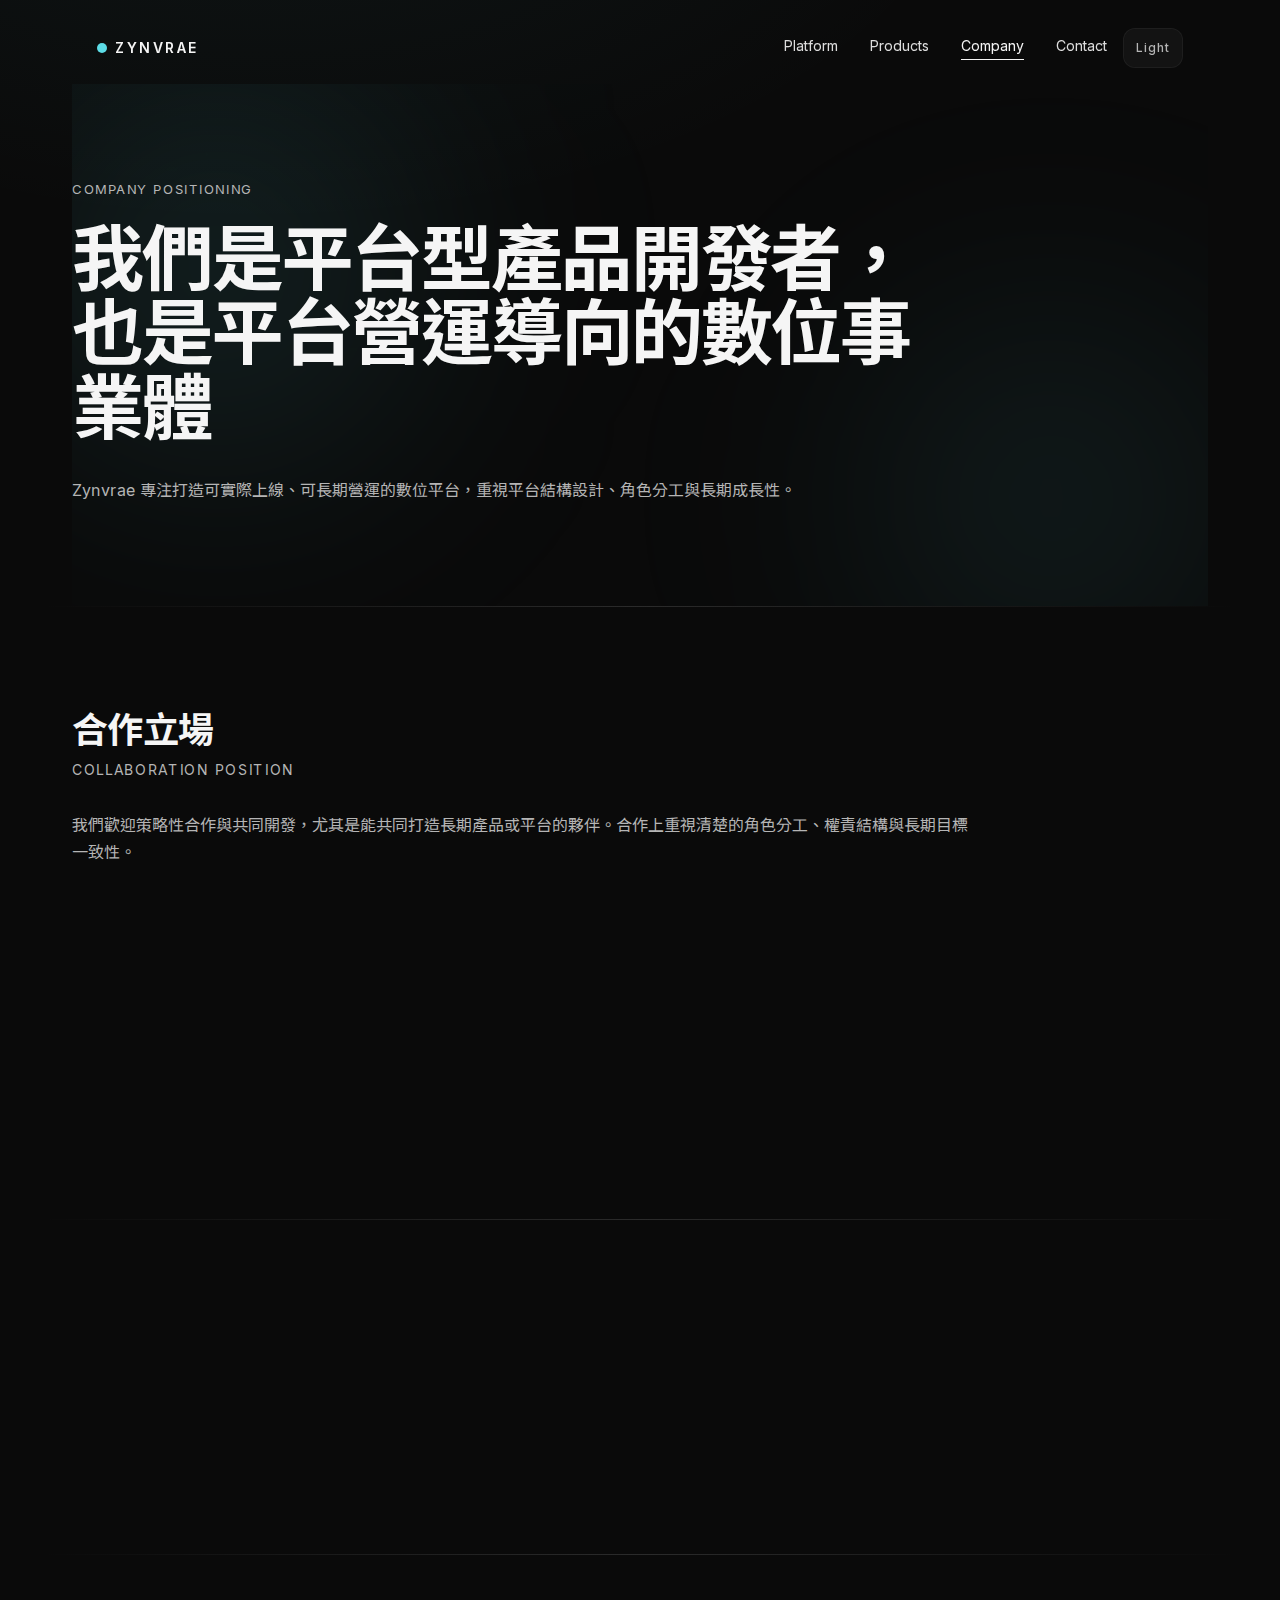
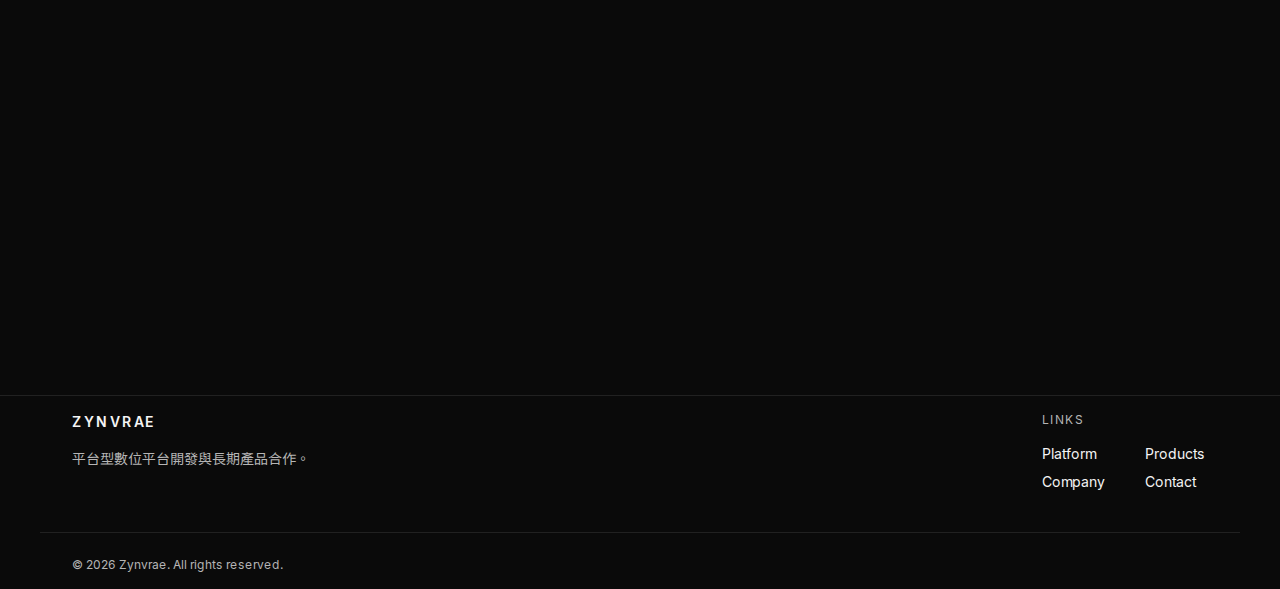
<file: company/index.html>
<!DOCTYPE html><html lang="zh-Hant" data-theme="dark"><head><meta charSet="utf-8"/><meta name="viewport" content="width=device-width, initial-scale=1"/><link rel="stylesheet" href="/_next/static/css/ca1338c96a23f466.css" data-precedence="next"/><link rel="stylesheet" href="/_next/static/css/f47e0c7a1177291b.css" data-precedence="next"/><link rel="preload" as="script" fetchPriority="low" href="/_next/static/chunks/webpack-f53ecb8182024358.js"/><script src="/_next/static/chunks/fd9d1056-1f1f859026f5f0fa.js" async=""></script><script src="/_next/static/chunks/117-147e924b414dbd83.js" async=""></script><script src="/_next/static/chunks/main-app-55398a8f0e717e4e.js" async=""></script><script src="/_next/static/chunks/881-7bcaf8d8119149d9.js" async=""></script><script src="/_next/static/chunks/app/company/page-0814ec00d056ba09.js" async=""></script><script src="/_next/static/chunks/972-0537cdcd71b907b3.js" async=""></script><script src="/_next/static/chunks/app/layout-33dbee028136f2d4.js" async=""></script><meta name="theme-color" media="(prefers-color-scheme: dark)" content="#0A0A0A"/><meta name="theme-color" media="(prefers-color-scheme: light)" content="#FFFFFF"/><title>公司資訊 | Zynvrae</title><meta name="description" content="Zynvrae 以團隊形式運作，專注平台型數位平台開發，並規劃正式法人與組織結構。"/><meta name="keywords" content="Zynvrae,平台型數位平台開發,平台營運導向,長期產品思維,可擴展架構"/><meta name="robots" content="index, follow"/><link rel="canonical" href="https://zynvrae.com/"/><meta property="og:title" content="Zynvrae | 平台型數位平台開發"/><meta property="og:description" content="Zynvrae 以平台型數位平台開發為核心，打造可長期營運、可擴展的數位服務產品。"/><meta property="og:url" content="https://zynvrae.com/"/><meta property="og:site_name" content="Zynvrae"/><meta property="og:locale" content="zh_TW"/><meta property="og:image:alt" content="Zynvrae | 平台型數位平台開發"/><meta property="og:image:type" content="image/png"/><meta property="og:image" content="https://zynvrae.com/opengraph-image?50713cf36af4d083"/><meta property="og:image:width" content="1200"/><meta property="og:image:height" content="630"/><meta property="og:type" content="website"/><meta name="twitter:card" content="summary_large_image"/><meta name="twitter:title" content="Zynvrae | 平台型數位平台開發"/><meta name="twitter:description" content="Zynvrae 以平台型數位平台開發為核心，打造可長期營運、可擴展的數位服務產品。"/><meta name="twitter:image" content="https://zynvrae.com/opengraph-image"/><script>(() => {
  try {
    const key = "zynvrae-theme";
    const stored = window.localStorage.getItem(key);
    document.documentElement.dataset.theme = stored === "light" ? "light" : "dark";
  } catch {
    document.documentElement.dataset.theme = "dark";
  }
})();</script><script src="/_next/static/chunks/polyfills-42372ed130431b0a.js" noModule=""></script></head><body class="__variable_f367f3 __variable_833e3a font-sans antialiased"><a href="#main-content" class="sr-only focus:not-sr-only focus:fixed focus:left-4 focus:top-4 focus:z-[100] focus:rounded-full focus:bg-surface focus:px-4 focus:py-2 focus:text-sm">跳到主要內容</a><div aria-hidden="true" class="fixed left-0 right-0 top-0 z-[80] h-[2px] origin-left bg-accent" style="transform:scaleX(0)"></div><div class="flex min-h-screen flex-col"><header class="sticky top-0 z-50"><div class="mx-auto w-full max-w-content px-5 md:px-8"><div class="mt-3 flex h-[72px] items-center justify-between rounded-full border px-4 transition-all duration-200 md:px-6 border-transparent bg-transparent"><a class="inline-flex items-center gap-2 text-sm font-semibold tracking-[0.18em] text-text" aria-label="Zynvrae 首頁" href="/"><span aria-hidden="true" class="inline-block h-2.5 w-2.5 rounded-full bg-accent"></span>ZYNVRAE</a><div class="hidden items-center gap-4 md:flex"><nav class="flex items-center gap-8" aria-label="主要導覽"><a class="group relative pb-1 text-sm text-text transition-opacity duration-200 hover:opacity-70 opacity-90" href="/platform/">Platform<span aria-hidden="true" class="absolute bottom-0 left-0 h-px w-full bg-text transition-opacity duration-200 opacity-0"></span></a><a class="group relative pb-1 text-sm text-text transition-opacity duration-200 hover:opacity-70 opacity-90" href="/products/">Products<span aria-hidden="true" class="absolute bottom-0 left-0 h-px w-full bg-text transition-opacity duration-200 opacity-0"></span></a><a aria-current="page" class="group relative pb-1 text-sm text-text transition-opacity duration-200 hover:opacity-70 opacity-100" href="/company/">Company<span aria-hidden="true" class="absolute bottom-0 left-0 h-px w-full bg-text transition-opacity duration-200 opacity-100"></span></a><a class="group relative pb-1 text-sm text-text transition-opacity duration-200 hover:opacity-70 opacity-90" href="/contact/">Contact<span aria-hidden="true" class="absolute bottom-0 left-0 h-px w-full bg-text transition-opacity duration-200 opacity-0"></span></a></nav><button type="button" class="inline-flex h-10 items-center justify-center rounded-md border border-border/85 bg-surface-soft/70 px-3 text-xs font-medium tracking-[0.08em] text-muted transition hover:border-accent/45 hover:text-text" aria-label="切換為淺色模式" title="Light">Light</button></div><button type="button" class="inline-flex h-10 items-center justify-center rounded-full border border-[#444] px-4 text-sm text-text transition hover:opacity-70 md:hidden" aria-expanded="false" aria-controls="mobile-navigation" aria-label="切換導覽選單">Menu</button></div></div></header><main id="main-content" class="flex-1"><div class="mx-auto w-full max-w-content px-5 md:px-8"><section class="section-space relative overflow-hidden pb-[96px] pt-[80px] md:pt-[96px]"><div aria-hidden="true" class="pointer-events-none absolute -inset-x-[18vw] -inset-y-[36%] -z-10"><span class="absolute left-[6%] top-[10%] h-[560px] w-[560px] rounded-full blur-[120px]" style="background:radial-gradient(circle, hsl(var(--accent) / var(--glow-opacity-1)) 0%, transparent 74%)"></span><span class="absolute bottom-[4%] right-[8%] h-[520px] w-[520px] rounded-full blur-[116px]" style="background:radial-gradient(circle, hsl(var(--accent) / var(--glow-opacity-2)) 0%, transparent 76%)"></span></div><div class="max-w-4xl"><p class="eyebrow uppercase text-muted" style="opacity:0;transform:translateY(16px)">COMPANY POSITIONING</p><h1 class="display-title mt-6" style="opacity:0;transform:translateY(16px)">我們是平台型產品開發者，也是平台營運導向的數位事業體</h1><p class="body-text mt-8 max-w-3xl text-muted" style="opacity:0;transform:translateY(16px)">Zynvrae 專注打造可實際上線、可長期營運的數位平台，重視平台結構設計、角色分工與長期成長性。</p></div></section></div><section class="section-space section-line"><div class="mx-auto w-full max-w-content px-5 md:px-8"><div><header><h2 class="section-title">合作立場</h2><p class="mt-2 text-sm uppercase tracking-[0.12em] text-muted">Collaboration Position</p></header><p class="body-text mt-8 max-w-4xl text-muted">我們歡迎策略性合作與共同開發，尤其是能共同打造長期產品或平台的夥伴。合作上重視清楚的角色分工、權責結構與長期目標一致性。</p></div><div class="mt-8 grid gap-8 md:grid-cols-2"><div><div class="card-lift rounded-[14px] border border-border bg-card p-8 shadow-soft focus-visible:outline-none"><h3 class="sub-title">優先合作類型</h3><ul class="mt-6 list-disc space-y-2 pl-5 text-muted"><li>策略合作</li><li>產品共同開發</li><li>長期平台夥伴</li></ul></div></div><div><div class="card-lift rounded-[14px] border border-border bg-card p-8 shadow-soft focus-visible:outline-none"><h3 class="sub-title">非主要合作類型</h3><ul class="mt-6 list-disc space-y-2 pl-5 text-muted"><li>單次外包</li><li>短期專案委託</li></ul></div></div></div></div></section><section class="section-space section-line"><div class="mx-auto w-full max-w-content px-5 md:px-8"><div><header><h2 class="section-title">法律與組織狀態</h2><p class="mt-2 text-sm uppercase tracking-[0.12em] text-muted">Legal &amp; Organization</p></header><p class="body-text mt-8 max-w-4xl text-muted">Zynvrae 目前以團隊形式運作，正在規劃正式法人與組織結構。相關法律與營運架構將隨事業發展逐步完善。</p></div></div></section><section class="section-space section-line"><div class="mx-auto w-full max-w-content px-5 md:px-8"><div><header><h2 class="section-title">營運關注重點</h2><p class="mt-2 text-sm uppercase tracking-[0.12em] text-muted">Operational Focus</p></header><ul class="body-text mt-8 list-disc space-y-2 pl-5 text-muted"><li>長期營運能力</li><li>平台結構與可擴展性</li><li>角色分工與權限治理</li><li>可持續成長的產品設計</li></ul></div></div></section></main><footer class="border-t border-border bg-bg py-16"><div class="mx-auto w-full max-w-content px-5 md:px-8 grid gap-10 md:grid-cols-12"><div class="md:col-span-5"><p class="text-sm font-semibold tracking-[0.18em] text-text">ZYNVRAE</p><p class="mt-4 max-w-md text-sm leading-relaxed text-muted">平台型數位平台開發與長期產品合作。</p></div><div class="md:col-span-7 md:justify-self-end"><p class="text-xs uppercase tracking-[0.12em] text-muted">Links</p><ul class="mt-4 grid grid-cols-2 gap-x-10 gap-y-2 text-sm text-text"><li><a class="transition hover:opacity-70" href="/platform/">Platform</a></li><li><a class="transition hover:opacity-70" href="/products/">Products</a></li><li><a class="transition hover:opacity-70" href="/company/">Company</a></li><li><a class="transition hover:opacity-70" href="/contact/">Contact</a></li></ul></div></div><div class="mx-auto w-full max-w-content px-5 md:px-8 mt-10 border-t border-border pt-6 text-xs text-muted"><p>© <!-- -->2026<!-- --> Zynvrae. All rights reserved.</p></div></footer></div><script src="/_next/static/chunks/webpack-f53ecb8182024358.js" async=""></script><script>(self.__next_f=self.__next_f||[]).push([0]);self.__next_f.push([2,null])</script><script>self.__next_f.push([1,"1:HL[\"/_next/static/css/ca1338c96a23f466.css\",\"style\"]\n2:HL[\"/_next/static/css/f47e0c7a1177291b.css\",\"style\"]\n"])</script><script>self.__next_f.push([1,"3:I[2846,[],\"\"]\n5:I[9848,[\"881\",\"static/chunks/881-7bcaf8d8119149d9.js\",\"20\",\"static/chunks/app/company/page-0814ec00d056ba09.js\"],\"PageHero\"]\n6:I[3239,[\"881\",\"static/chunks/881-7bcaf8d8119149d9.js\",\"20\",\"static/chunks/app/company/page-0814ec00d056ba09.js\"],\"Reveal\"]\n7:I[3239,[\"881\",\"static/chunks/881-7bcaf8d8119149d9.js\",\"20\",\"static/chunks/app/company/page-0814ec00d056ba09.js\"],\"Stagger\"]\n8:I[3239,[\"881\",\"static/chunks/881-7bcaf8d8119149d9.js\",\"20\",\"static/chunks/app/company/page-0814ec00d056ba09.js\"],\"StaggerItem\"]\n9:I[4707,[],\"\"]\na:I[6423,[],\"\"]\nb:I[1144,[\"881\",\"static/chunks/881-7bcaf8d8119149d9.js\",\"972\",\"static/chunks/972-0537cdcd71b907b3.js\",\"185\",\"static/chunks/app/layout-33dbee028136f2d4.js\"],\"ProgressBar\"]\nc:I[5908,[\"881\",\"static/chunks/881-7bcaf8d8119149d9.js\",\"972\",\"static/chunks/972-0537cdcd71b907b3.js\",\"185\",\"static/chunks/app/layout-33dbee028136f2d4.js\"],\"Navbar\"]\nd:I[2972,[\"881\",\"static/chunks/881-7bcaf8d8119149d9.js\",\"972\",\"static/chunks/972-0537cdcd71b907b3.js\",\"185\",\"static/chunks/app/layout-33dbee028136f2d4.js\"],\"\"]\nf:I[1060,[],\"\"]\n10:[]\n"])</script><script>self.__next_f.push([1,"0:[\"$\",\"$L3\",null,{\"buildId\":\"3kx0bdH_dKPqqkoZbirGx\",\"assetPrefix\":\"\",\"urlParts\":[\"\",\"company\",\"\"],\"initialTree\":[\"\",{\"children\":[\"company\",{\"children\":[\"__PAGE__\",{}]}]},\"$undefined\",\"$undefined\",true],\"initialSeedData\":[\"\",{\"children\":[\"company\",{\"children\":[\"__PAGE__\",{},[[\"$L4\",[[\"$\",\"div\",null,{\"className\":\"mx-auto w-full max-w-content px-5 md:px-8\",\"children\":[\"$\",\"$L5\",null,{\"kicker\":\"COMPANY POSITIONING\",\"title\":\"我們是平台型產品開發者，也是平台營運導向的數位事業體\",\"description\":\"Zynvrae 專注打造可實際上線、可長期營運的數位平台，重視平台結構設計、角色分工與長期成長性。\"}]}],[\"$\",\"section\",null,{\"className\":\"section-space section-line\",\"children\":[\"$\",\"div\",null,{\"className\":\"mx-auto w-full max-w-content px-5 md:px-8\",\"children\":[[\"$\",\"$L6\",null,{\"children\":[[\"$\",\"header\",null,{\"children\":[[\"$\",\"h2\",null,{\"className\":\"section-title\",\"children\":\"合作立場\"}],[\"$\",\"p\",null,{\"className\":\"mt-2 text-sm uppercase tracking-[0.12em] text-muted\",\"children\":\"Collaboration Position\"}]]}],[\"$\",\"p\",null,{\"className\":\"body-text mt-8 max-w-4xl text-muted\",\"children\":\"我們歡迎策略性合作與共同開發，尤其是能共同打造長期產品或平台的夥伴。合作上重視清楚的角色分工、權責結構與長期目標一致性。\"}]]}],[\"$\",\"$L7\",null,{\"className\":\"mt-8 grid gap-8 md:grid-cols-2\",\"children\":[[\"$\",\"$L8\",null,{\"children\":[\"$\",\"div\",null,{\"className\":\"card-lift rounded-[14px] border border-border bg-card p-8 shadow-soft focus-visible:outline-none\",\"children\":[[\"$\",\"h3\",null,{\"className\":\"sub-title\",\"children\":\"優先合作類型\"}],[\"$\",\"ul\",null,{\"className\":\"mt-6 list-disc space-y-2 pl-5 text-muted\",\"children\":[[\"$\",\"li\",null,{\"children\":\"策略合作\"}],[\"$\",\"li\",null,{\"children\":\"產品共同開發\"}],[\"$\",\"li\",null,{\"children\":\"長期平台夥伴\"}]]}]]}]}],[\"$\",\"$L8\",null,{\"children\":[\"$\",\"div\",null,{\"className\":\"card-lift rounded-[14px] border border-border bg-card p-8 shadow-soft focus-visible:outline-none\",\"children\":[[\"$\",\"h3\",null,{\"className\":\"sub-title\",\"children\":\"非主要合作類型\"}],[\"$\",\"ul\",null,{\"className\":\"mt-6 list-disc space-y-2 pl-5 text-muted\",\"children\":[[\"$\",\"li\",null,{\"children\":\"單次外包\"}],[\"$\",\"li\",null,{\"children\":\"短期專案委託\"}]]}]]}]}]]}]]}]}],[\"$\",\"section\",null,{\"className\":\"section-space section-line\",\"children\":[\"$\",\"div\",null,{\"className\":\"mx-auto w-full max-w-content px-5 md:px-8\",\"children\":[\"$\",\"$L6\",null,{\"children\":[[\"$\",\"header\",null,{\"children\":[[\"$\",\"h2\",null,{\"className\":\"section-title\",\"children\":\"法律與組織狀態\"}],[\"$\",\"p\",null,{\"className\":\"mt-2 text-sm uppercase tracking-[0.12em] text-muted\",\"children\":\"Legal \u0026 Organization\"}]]}],[\"$\",\"p\",null,{\"className\":\"body-text mt-8 max-w-4xl text-muted\",\"children\":\"Zynvrae 目前以團隊形式運作，正在規劃正式法人與組織結構。相關法律與營運架構將隨事業發展逐步完善。\"}]]}]}]}],[\"$\",\"section\",null,{\"className\":\"section-space section-line\",\"children\":[\"$\",\"div\",null,{\"className\":\"mx-auto w-full max-w-content px-5 md:px-8\",\"children\":[\"$\",\"$L6\",null,{\"children\":[[\"$\",\"header\",null,{\"children\":[[\"$\",\"h2\",null,{\"className\":\"section-title\",\"children\":\"營運關注重點\"}],[\"$\",\"p\",null,{\"className\":\"mt-2 text-sm uppercase tracking-[0.12em] text-muted\",\"children\":\"Operational Focus\"}]]}],[\"$\",\"ul\",null,{\"className\":\"body-text mt-8 list-disc space-y-2 pl-5 text-muted\",\"children\":[[\"$\",\"li\",null,{\"children\":\"長期營運能力\"}],[\"$\",\"li\",null,{\"children\":\"平台結構與可擴展性\"}],[\"$\",\"li\",null,{\"children\":\"角色分工與權限治理\"}],[\"$\",\"li\",null,{\"children\":\"可持續成長的產品設計\"}]]}]]}]}]}]],null],null],null]},[null,[\"$\",\"$L9\",null,{\"parallelRouterKey\":\"children\",\"segmentPath\":[\"children\",\"company\",\"children\"],\"error\":\"$undefined\",\"errorStyles\":\"$undefined\",\"errorScripts\":\"$undefined\",\"template\":[\"$\",\"$La\",null,{}],\"templateStyles\":\"$undefined\",\"templateScripts\":\"$undefined\",\"notFound\":\"$undefined\",\"notFoundStyles\":\"$undefined\"}]],null]},[[[[\"$\",\"link\",\"0\",{\"rel\":\"stylesheet\",\"href\":\"/_next/static/css/ca1338c96a23f466.css\",\"precedence\":\"next\",\"crossOrigin\":\"$undefined\"}],[\"$\",\"link\",\"1\",{\"rel\":\"stylesheet\",\"href\":\"/_next/static/css/f47e0c7a1177291b.css\",\"precedence\":\"next\",\"crossOrigin\":\"$undefined\"}]],[\"$\",\"html\",null,{\"lang\":\"zh-Hant\",\"data-theme\":\"dark\",\"suppressHydrationWarning\":true,\"children\":[[\"$\",\"head\",null,{\"children\":[\"$\",\"script\",null,{\"dangerouslySetInnerHTML\":{\"__html\":\"(() =\u003e {\\n  try {\\n    const key = \\\"zynvrae-theme\\\";\\n    const stored = window.localStorage.getItem(key);\\n    document.documentElement.dataset.theme = stored === \\\"light\\\" ? \\\"light\\\" : \\\"dark\\\";\\n  } catch {\\n    document.documentElement.dataset.theme = \\\"dark\\\";\\n  }\\n})();\"}}]}],[\"$\",\"body\",null,{\"className\":\"__variable_f367f3 __variable_833e3a font-sans antialiased\",\"children\":[[\"$\",\"a\",null,{\"href\":\"#main-content\",\"className\":\"sr-only focus:not-sr-only focus:fixed focus:left-4 focus:top-4 focus:z-[100] focus:rounded-full focus:bg-surface focus:px-4 focus:py-2 focus:text-sm\",\"children\":\"跳到主要內容\"}],[\"$\",\"$Lb\",null,{}],[\"$\",\"div\",null,{\"className\":\"flex min-h-screen flex-col\",\"children\":[[\"$\",\"$Lc\",null,{}],[\"$\",\"main\",null,{\"id\":\"main-content\",\"className\":\"flex-1\",\"children\":[\"$\",\"$L9\",null,{\"parallelRouterKey\":\"children\",\"segmentPath\":[\"children\"],\"error\":\"$undefined\",\"errorStyles\":\"$undefined\",\"errorScripts\":\"$undefined\",\"template\":[\"$\",\"$La\",null,{}],\"templateStyles\":\"$undefined\",\"templateScripts\":\"$undefined\",\"notFound\":[\"$\",\"section\",null,{\"className\":\"section-space pt-16\",\"children\":[\"$\",\"div\",null,{\"className\":\"mx-auto w-full max-w-content px-5 md:px-8 max-w-2xl text-center\",\"children\":[[\"$\",\"p\",null,{\"className\":\"text-xs uppercase tracking-[0.12em] text-muted\",\"children\":\"404\"}],[\"$\",\"h1\",null,{\"className\":\"mt-3 text-4xl font-semibold tracking-tight text-text sm:text-5xl\",\"children\":\"找不到這個頁面\"}],[\"$\",\"p\",null,{\"className\":\"mt-4 text-sm leading-relaxed text-muted sm:text-base\",\"children\":\"這個連結可能已經更新。你可以回到首頁或查看目前公開的產品與更新。\"}],[\"$\",\"div\",null,{\"className\":\"mt-8 flex justify-center gap-3\",\"children\":[[\"$\",\"$Ld\",null,{\"href\":\"/\",\"className\":\"inline-flex items-center justify-center whitespace-nowrap rounded-full border text-sm font-semibold transition duration-200 focus-visible:outline-none focus-visible:ring-2 focus-visible:ring-accent disabled:pointer-events-none disabled:opacity-55 border-transparent bg-accent text-black hover:brightness-110 h-11 px-5\",\"children\":\"回首頁\"}],[\"$\",\"$Ld\",null,{\"href\":\"/products\",\"className\":\"inline-flex items-center justify-center whitespace-nowrap rounded-full border text-sm font-semibold transition duration-200 focus-visible:outline-none focus-visible:ring-2 focus-visible:ring-accent disabled:pointer-events-none disabled:opacity-55 border-[#444] bg-transparent text-text hover:border-accent hover:text-text h-11 px-5\",\"children\":\"看產品\"}]]}]]}]}],\"notFoundStyles\":[]}]}],[\"$\",\"footer\",null,{\"className\":\"border-t border-border bg-bg py-16\",\"children\":[[\"$\",\"div\",null,{\"className\":\"mx-auto w-full max-w-content px-5 md:px-8 grid gap-10 md:grid-cols-12\",\"children\":[[\"$\",\"div\",null,{\"className\":\"md:col-span-5\",\"children\":[[\"$\",\"p\",null,{\"className\":\"text-sm font-semibold tracking-[0.18em] text-text\",\"children\":\"ZYNVRAE\"}],[\"$\",\"p\",null,{\"className\":\"mt-4 max-w-md text-sm leading-relaxed text-muted\",\"children\":\"平台型數位平台開發與長期產品合作。\"}]]}],[\"$\",\"div\",null,{\"className\":\"md:col-span-7 md:justify-self-end\",\"children\":[[\"$\",\"p\",null,{\"className\":\"text-xs uppercase tracking-[0.12em] text-muted\",\"children\":\"Links\"}],[\"$\",\"ul\",null,{\"className\":\"mt-4 grid grid-cols-2 gap-x-10 gap-y-2 text-sm text-text\",\"children\":[[\"$\",\"li\",\"/platform\",{\"children\":[\"$\",\"$Ld\",null,{\"href\":\"/platform\",\"className\":\"transition hover:opacity-70\",\"children\":\"Platform\"}]}],[\"$\",\"li\",\"/products\",{\"children\":[\"$\",\"$Ld\",null,{\"href\":\"/products\",\"className\":\"transition hover:opacity-70\",\"children\":\"Products\"}]}],[\"$\",\"li\",\"/company\",{\"children\":[\"$\",\"$Ld\",null,{\"href\":\"/company\",\"className\":\"transition hover:opacity-70\",\"children\":\"Company\"}]}],[\"$\",\"li\",\"/contact\",{\"children\":[\"$\",\"$Ld\",null,{\"href\":\"/contact\",\"className\":\"transition hover:opacity-70\",\"children\":\"Contact\"}]}]]}]]}]]}],[\"$\",\"div\",null,{\"className\":\"mx-auto w-full max-w-content px-5 md:px-8 mt-10 border-t border-border pt-6 text-xs text-muted\",\"children\":[\"$\",\"p\",null,{\"children\":[\"© \",2026,\" Zynvrae. All rights reserved.\"]}]}]]}]]}]]}]]}]],null],null],\"couldBeIntercepted\":false,\"initialHead\":[null,\"$Le\"],\"globalErrorComponent\":\"$f\",\"missingSlots\":\"$W10\"}]\n"])</script><script>self.__next_f.push([1,"e:[[\"$\",\"meta\",\"0\",{\"name\":\"viewport\",\"content\":\"width=device-width, initial-scale=1\"}],[\"$\",\"meta\",\"1\",{\"name\":\"theme-color\",\"media\":\"(prefers-color-scheme: dark)\",\"content\":\"#0A0A0A\"}],[\"$\",\"meta\",\"2\",{\"name\":\"theme-color\",\"media\":\"(prefers-color-scheme: light)\",\"content\":\"#FFFFFF\"}],[\"$\",\"meta\",\"3\",{\"charSet\":\"utf-8\"}],[\"$\",\"title\",\"4\",{\"children\":\"公司資訊 | Zynvrae\"}],[\"$\",\"meta\",\"5\",{\"name\":\"description\",\"content\":\"Zynvrae 以團隊形式運作，專注平台型數位平台開發，並規劃正式法人與組織結構。\"}],[\"$\",\"meta\",\"6\",{\"name\":\"keywords\",\"content\":\"Zynvrae,平台型數位平台開發,平台營運導向,長期產品思維,可擴展架構\"}],[\"$\",\"meta\",\"7\",{\"name\":\"robots\",\"content\":\"index, follow\"}],[\"$\",\"link\",\"8\",{\"rel\":\"canonical\",\"href\":\"https://zynvrae.com/\"}],[\"$\",\"meta\",\"9\",{\"property\":\"og:title\",\"content\":\"Zynvrae | 平台型數位平台開發\"}],[\"$\",\"meta\",\"10\",{\"property\":\"og:description\",\"content\":\"Zynvrae 以平台型數位平台開發為核心，打造可長期營運、可擴展的數位服務產品。\"}],[\"$\",\"meta\",\"11\",{\"property\":\"og:url\",\"content\":\"https://zynvrae.com/\"}],[\"$\",\"meta\",\"12\",{\"property\":\"og:site_name\",\"content\":\"Zynvrae\"}],[\"$\",\"meta\",\"13\",{\"property\":\"og:locale\",\"content\":\"zh_TW\"}],[\"$\",\"meta\",\"14\",{\"property\":\"og:image:alt\",\"content\":\"Zynvrae | 平台型數位平台開發\"}],[\"$\",\"meta\",\"15\",{\"property\":\"og:image:type\",\"content\":\"image/png\"}],[\"$\",\"meta\",\"16\",{\"property\":\"og:image\",\"content\":\"https://zynvrae.com/opengraph-image?50713cf36af4d083\"}],[\"$\",\"meta\",\"17\",{\"property\":\"og:image:width\",\"content\":\"1200\"}],[\"$\",\"meta\",\"18\",{\"property\":\"og:image:height\",\"content\":\"630\"}],[\"$\",\"meta\",\"19\",{\"property\":\"og:type\",\"content\":\"website\"}],[\"$\",\"meta\",\"20\",{\"name\":\"twitter:card\",\"content\":\"summary_large_image\"}],[\"$\",\"meta\",\"21\",{\"name\":\"twitter:title\",\"content\":\"Zynvrae | 平台型數位平台開發\"}],[\"$\",\"meta\",\"22\",{\"name\":\"twitter:description\",\"content\":\"Zynvrae 以平台型數位平台開發為核心，打造可長期營運、可擴展的數位服務產品。\"}],[\"$\",\"meta\",\"23\",{\"name\":\"twitter:image\",\"content\":\"https://zynvrae.com/opengraph-image\"}]]\n"])</script><script>self.__next_f.push([1,"4:null\n"])</script></body></html>
</file>
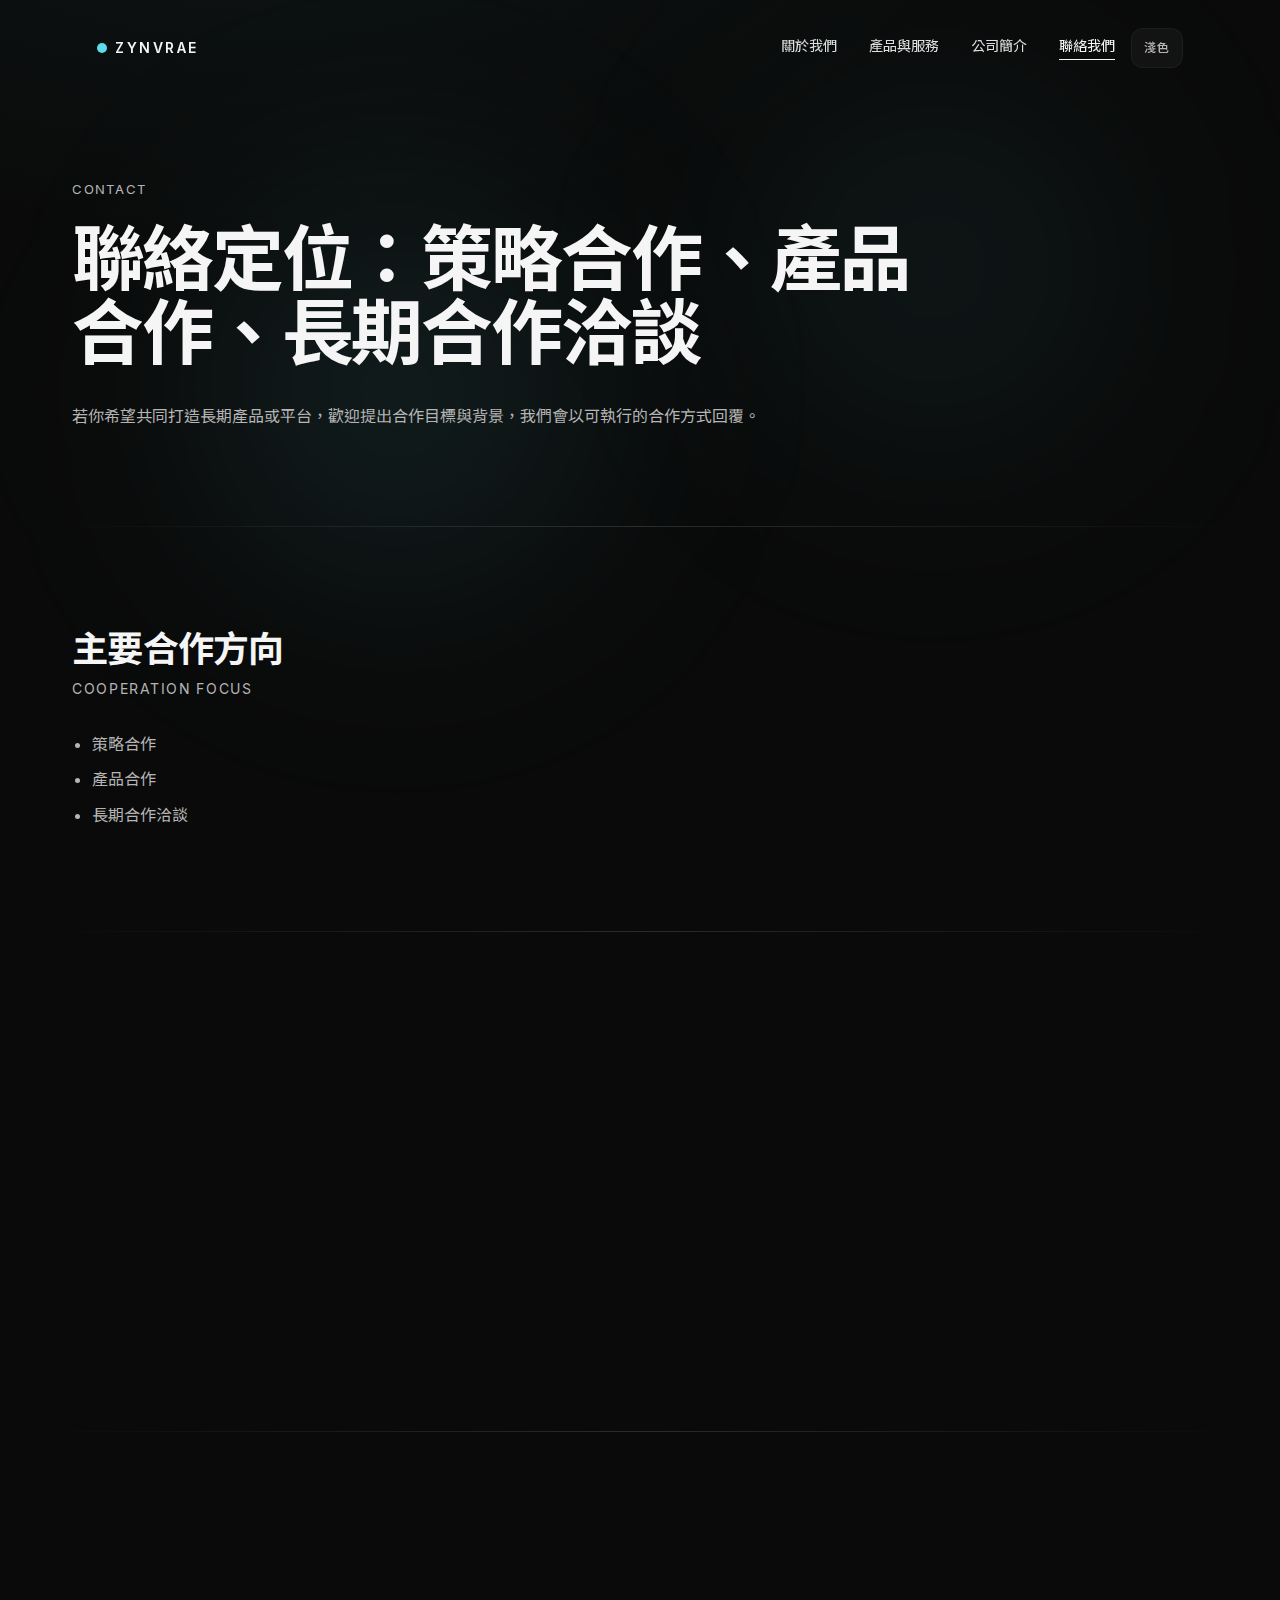
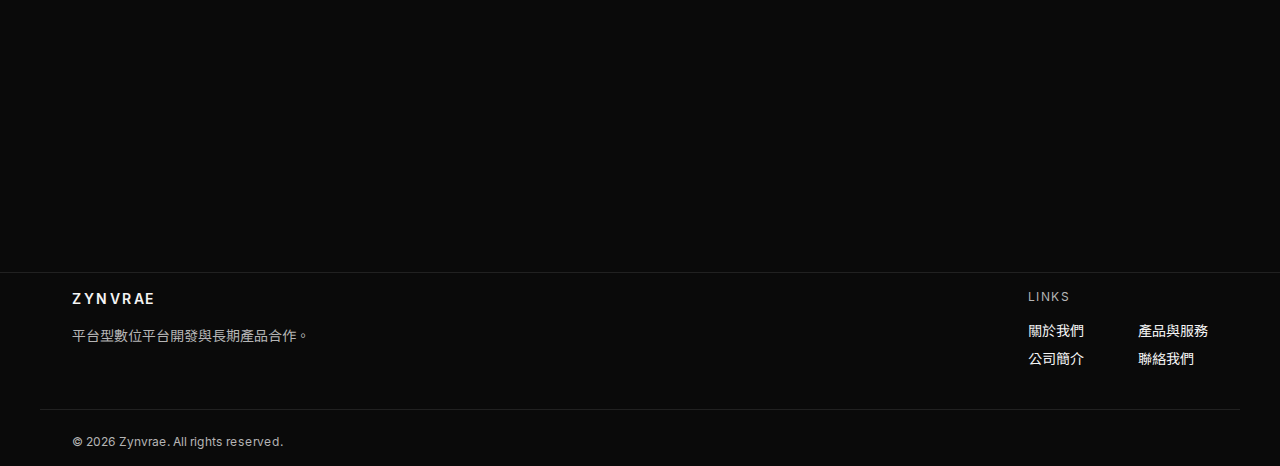
<file: contact/index.html>
<!DOCTYPE html><html lang="zh-Hant" data-theme="dark"><head><meta charSet="utf-8"/><meta name="viewport" content="width=device-width, initial-scale=1"/><link rel="stylesheet" href="/_next/static/css/81ff79a7ffb9e2ef.css" data-precedence="next"/><link rel="stylesheet" href="/_next/static/css/f47e0c7a1177291b.css" data-precedence="next"/><link rel="preload" as="script" fetchPriority="low" href="/_next/static/chunks/webpack-f53ecb8182024358.js"/><script src="/_next/static/chunks/fd9d1056-b11b2651f33aae7f.js" async=""></script><script src="/_next/static/chunks/117-1c4421bf038fa395.js" async=""></script><script src="/_next/static/chunks/main-app-55398a8f0e717e4e.js" async=""></script><script src="/_next/static/chunks/215-58ec5bbb4fee1296.js" async=""></script><script src="/_next/static/chunks/app/contact/page-53872d28e4d946cb.js" async=""></script><script src="/_next/static/chunks/972-16abe0c76742bd69.js" async=""></script><script src="/_next/static/chunks/app/layout-08eae7e9eaa2721a.js" async=""></script><meta name="theme-color" media="(prefers-color-scheme: dark)" content="#0A0A0A"/><meta name="theme-color" media="(prefers-color-scheme: light)" content="#FFFFFF"/><title>聯絡合作 | Zynvrae</title><meta name="description" content="Zynvrae 聯絡入口：策略合作、產品合作與長期合作洽談。"/><meta name="application-name" content="Zynvrae"/><meta name="author" content="Zynvrae"/><link rel="manifest" href="/manifest.webmanifest" crossorigin="use-credentials"/><meta name="keywords" content="Zynvrae,平台型數位平台開發,平台營運導向,長期產品思維,可擴展架構"/><meta name="creator" content="Zynvrae"/><meta name="publisher" content="Zynvrae"/><meta name="robots" content="index, follow"/><meta name="googlebot" content="index, follow, max-video-preview:-1, max-image-preview:large, max-snippet:-1"/><meta name="category" content="technology"/><link rel="canonical" href="https://zynvrae.com/contact/"/><meta name="format-detection" content="telephone=no, address=no, email=no"/><meta name="apple-mobile-web-app-capable" content="yes"/><meta name="apple-mobile-web-app-title" content="Zynvrae"/><meta name="apple-mobile-web-app-status-bar-style" content="black-translucent"/><meta property="og:title" content="聯絡合作 | Zynvrae"/><meta property="og:description" content="Zynvrae 聯絡入口：策略合作、產品合作與長期合作洽談。"/><meta property="og:url" content="https://zynvrae.com/contact/"/><meta property="og:site_name" content="Zynvrae"/><meta property="og:locale" content="zh_TW"/><meta property="og:image" content="https://zynvrae.com/opengraph-image"/><meta property="og:image:width" content="1200"/><meta property="og:image:height" content="630"/><meta property="og:image:alt" content="聯絡合作 | Zynvrae"/><meta property="og:type" content="website"/><meta name="twitter:card" content="summary_large_image"/><meta name="twitter:title" content="聯絡合作 | Zynvrae"/><meta name="twitter:description" content="Zynvrae 聯絡入口：策略合作、產品合作與長期合作洽談。"/><meta name="twitter:image" content="https://zynvrae.com/twitter-image"/><link rel="shortcut icon" href="/icon"/><link rel="icon" href="/icon" type="image/png" sizes="512x512"/><link rel="apple-touch-icon" href="/apple-icon" type="image/png" sizes="512x512"/><script>(() => {
  try {
    const key = "zynvrae-theme";
    const stored = window.localStorage.getItem(key);
    document.documentElement.dataset.theme = stored === "light" ? "light" : "dark";
  } catch {
    document.documentElement.dataset.theme = "dark";
  }
})();</script><script type="application/ld+json">[{"@context":"https://schema.org","@type":"Organization","name":"Zynvrae","url":"https://zynvrae.com","email":"zynvrae@gmail.com","logo":"https://zynvrae.com/icon","image":"https://zynvrae.com/opengraph-image"},{"@context":"https://schema.org","@type":"WebSite","name":"Zynvrae","url":"https://zynvrae.com","description":"Zynvrae 以平台型數位平台開發為核心，打造可長期營運、可擴展的數位服務產品。","inLanguage":"zh-Hant"}]</script><script src="/_next/static/chunks/polyfills-42372ed130431b0a.js" noModule=""></script></head><body class="__variable_f367f3 __variable_833e3a font-sans antialiased"><a href="#main-content" class="sr-only focus:not-sr-only focus:fixed focus:left-4 focus:top-4 focus:z-[100] focus:rounded-full focus:bg-surface focus:px-4 focus:py-2 focus:text-sm">跳到主要內容</a><div aria-hidden="true" class="fixed left-0 right-0 top-0 z-[80] h-[2px] origin-left bg-accent" style="transform:scaleX(0)"></div><div class="flex min-h-screen flex-col"><header class="sticky top-0 z-50"><div class="mx-auto w-full max-w-content px-5 md:px-8"><div class="mt-2 flex h-[64px] items-center justify-between rounded-full border px-4 transition-all duration-200 md:mt-3 md:h-[72px] md:px-6 border-transparent bg-transparent"><a class="inline-flex items-center gap-2 text-[13px] font-semibold tracking-[0.14em] text-text md:text-sm md:tracking-[0.18em]" aria-label="Zynvrae 首頁" href="/"><span aria-hidden="true" class="inline-block h-2.5 w-2.5 rounded-full bg-accent"></span>ZYNVRAE</a><div class="hidden items-center gap-4 md:flex"><nav class="flex items-center gap-8" aria-label="主要導覽"><a class="group relative pb-1 text-sm text-text transition-opacity duration-200 hover:opacity-70 opacity-90" href="/platform/">關於我們<span aria-hidden="true" class="absolute bottom-0 left-0 h-px w-full bg-text transition-opacity duration-200 opacity-0"></span></a><a class="group relative pb-1 text-sm text-text transition-opacity duration-200 hover:opacity-70 opacity-90" href="/products/">產品與服務<span aria-hidden="true" class="absolute bottom-0 left-0 h-px w-full bg-text transition-opacity duration-200 opacity-0"></span></a><a class="group relative pb-1 text-sm text-text transition-opacity duration-200 hover:opacity-70 opacity-90" href="/company/">公司簡介<span aria-hidden="true" class="absolute bottom-0 left-0 h-px w-full bg-text transition-opacity duration-200 opacity-0"></span></a><a aria-current="page" class="group relative pb-1 text-sm text-text transition-opacity duration-200 hover:opacity-70 opacity-100" href="/contact/">聯絡我們<span aria-hidden="true" class="absolute bottom-0 left-0 h-px w-full bg-text transition-opacity duration-200 opacity-100"></span></a></nav><button type="button" aria-pressed="false" aria-label="切換到淺色模式" title="淺色" class="inline-flex h-10 items-center justify-center rounded-md border border-border/85 bg-surface-soft/70 px-3 text-xs font-medium tracking-[0.08em] text-muted transition hover:border-accent/45 hover:text-text focus-visible:ring-2 focus-visible:ring-accent">淺色</button></div><button type="button" class="inline-flex h-10 min-w-[88px] items-center justify-center rounded-full border border-[#444] px-4 text-sm text-text transition hover:opacity-70 focus-visible:ring-2 focus-visible:ring-accent md:hidden" aria-expanded="false" aria-controls="mobile-navigation" aria-label="切換導覽選單">Menu</button></div></div></header><main id="main-content" class="flex-1"><script type="application/ld+json">[{"@context":"https://schema.org","@type":"WebPage","name":"聯絡合作 | Zynvrae","description":"Zynvrae 聯絡入口：策略合作、產品合作與長期合作洽談。","url":"https://zynvrae.com/contact","isPartOf":{"@type":"WebSite","name":"Zynvrae","url":"https://zynvrae.com"},"inLanguage":"zh-Hant"},{"@context":"https://schema.org","@type":"BreadcrumbList","itemListElement":[{"@type":"ListItem","position":1,"name":"首頁","item":"https://zynvrae.com/"},{"@type":"ListItem","position":2,"name":"聯絡合作","item":"https://zynvrae.com/contact"}]}]</script><div class="mx-auto w-full max-w-content px-5 md:px-8"><section class="section-space relative overflow-visible pb-16 pt-14 sm:pb-20 sm:pt-16 md:pb-[96px] md:pt-[96px]"><div aria-hidden="true" class="pointer-events-none absolute inset-0 -z-10"><span class="absolute left-[4%] top-[6%] h-[420px] w-[420px] rounded-full blur-[110px] md:h-[560px] md:w-[560px]" style="background:radial-gradient(circle, hsl(var(--accent) / var(--glow-opacity-1)) 0%, hsl(var(--accent) / 0.06) 38%, transparent 72%)"></span><span class="absolute bottom-[2%] right-[2%] h-[360px] w-[360px] rounded-full blur-[100px] md:h-[500px] md:w-[500px] md:blur-[116px]" style="background:radial-gradient(circle, hsl(var(--accent) / var(--glow-opacity-2)) 0%, hsl(var(--accent) / 0.05) 36%, transparent 74%)"></span></div><div class="max-w-4xl"><p class="eyebrow uppercase text-muted" style="opacity:0;transform:translateY(16px)">CONTACT</p><h1 class="display-title mt-6" style="opacity:0;transform:translateY(16px)">聯絡定位：策略合作、產品合作、長期合作洽談</h1><p class="body-text mt-6 max-w-3xl text-muted sm:mt-8" style="opacity:0;transform:translateY(16px)">若你希望共同打造長期產品或平台，歡迎提出合作目標與背景，我們會以可執行的合作方式回覆。</p></div></section></div><section class="section-space section-line"><div class="mx-auto w-full max-w-content px-5 md:px-8"><div><header><h2 class="section-title">主要合作方向</h2><p class="mt-2 text-sm uppercase tracking-[0.12em] text-muted">Cooperation Focus</p></header><ul class="body-text mt-8 list-disc space-y-2 pl-5 text-muted"><li>策略合作</li><li>產品合作</li><li>長期合作洽談</li></ul></div></div></section><section class="section-space section-line"><div class="mx-auto w-full max-w-content px-5 md:px-8"><div><header><h2 class="section-title">聯絡方式</h2><p class="mt-2 text-sm uppercase tracking-[0.12em] text-muted">Channels</p></header></div><div class="mt-8 grid gap-6 md:grid-cols-2 md:gap-8"><div><div class="card-lift rounded-[14px] border border-border bg-card p-6 shadow-soft focus-visible:outline-none sm:p-7 lg:p-8"><h3 class="sub-title">Email</h3><p class="body-text mt-6 text-muted">適合正式合作提案與需求說明。</p><p class="mt-5 text-base font-medium text-text"><a href="mailto:zynvrae@gmail.com" class="transition hover:opacity-70">zynvrae@gmail.com</a></p></div></div><div><div class="card-lift rounded-[14px] border border-border bg-card p-6 shadow-soft focus-visible:outline-none sm:p-7 lg:p-8"><h3 class="sub-title">線上入口</h3><p class="body-text mt-6 text-muted">適合初步交流與快速確認方向。</p><p class="mt-5 text-base font-medium text-text"><a href="mailto:zynvrae@gmail.com" class="transition hover:opacity-70">寄送 Email</a></p></div></div></div></div></section><section class="section-space section-line"><div class="mx-auto w-full max-w-content px-5 md:px-8"><div><header><h2 class="section-title">來信建議內容</h2><p class="mt-2 text-sm uppercase tracking-[0.12em] text-muted">Brief Format</p></header><ul class="body-text mt-8 list-disc space-y-2 pl-5 text-muted"><li>你想解決的核心問題與目標。</li><li>目前產品或平台所處階段。</li><li>期望合作型態與時間範圍。</li><li>是否偏向長期共同開發。</li></ul></div></div></section></main><footer class="border-t border-border bg-bg py-16"><div class="mx-auto w-full max-w-content px-5 md:px-8 grid gap-10 md:grid-cols-12"><div class="md:col-span-5"><p class="text-sm font-semibold tracking-[0.18em] text-text">ZYNVRAE</p><p class="mt-4 max-w-md text-sm leading-relaxed text-muted">平台型數位平台開發與長期產品合作。</p></div><div class="md:col-span-7 md:justify-self-end"><p class="text-xs uppercase tracking-[0.12em] text-muted">Links</p><ul class="mt-4 grid grid-cols-2 gap-x-10 gap-y-2 text-sm text-text"><li><a class="transition hover:opacity-70" href="/platform/">關於我們</a></li><li><a class="transition hover:opacity-70" href="/products/">產品與服務</a></li><li><a class="transition hover:opacity-70" href="/company/">公司簡介</a></li><li><a class="transition hover:opacity-70" href="/contact/">聯絡我們</a></li></ul></div></div><div class="mx-auto w-full max-w-content px-5 md:px-8 mt-10 border-t border-border pt-6 text-xs text-muted"><p>© <!-- -->2026<!-- --> Zynvrae. All rights reserved.</p></div></footer></div><script src="/_next/static/chunks/webpack-f53ecb8182024358.js" async=""></script><script>(self.__next_f=self.__next_f||[]).push([0]);self.__next_f.push([2,null])</script><script>self.__next_f.push([1,"1:HL[\"/_next/static/css/81ff79a7ffb9e2ef.css\",\"style\"]\n2:HL[\"/_next/static/css/f47e0c7a1177291b.css\",\"style\"]\n"])</script><script>self.__next_f.push([1,"3:I[2846,[],\"\"]\n5:I[9848,[\"215\",\"static/chunks/215-58ec5bbb4fee1296.js\",\"327\",\"static/chunks/app/contact/page-53872d28e4d946cb.js\"],\"PageHero\"]\n6:I[3239,[\"215\",\"static/chunks/215-58ec5bbb4fee1296.js\",\"327\",\"static/chunks/app/contact/page-53872d28e4d946cb.js\"],\"Reveal\"]\n7:I[3239,[\"215\",\"static/chunks/215-58ec5bbb4fee1296.js\",\"327\",\"static/chunks/app/contact/page-53872d28e4d946cb.js\"],\"Stagger\"]\n8:I[3239,[\"215\",\"static/chunks/215-58ec5bbb4fee1296.js\",\"327\",\"static/chunks/app/contact/page-53872d28e4d946cb.js\"],\"StaggerItem\"]\n9:I[4707,[],\"\"]\na:I[6423,[],\"\"]\nb:I[1144,[\"215\",\"static/chunks/215-58ec5bbb4fee1296.js\",\"972\",\"static/chunks/972-16abe0c76742bd69.js\",\"185\",\"static/chunks/app/layout-08eae7e9eaa2721a.js\"],\"ProgressBar\"]\nc:I[7204,[\"215\",\"static/chunks/215-58ec5bbb4fee1296.js\",\"972\",\"static/chunks/972-16abe0c76742bd69.js\",\"185\",\"static/chunks/app/layout-08eae7e9eaa2721a.js\"],\"Navbar\"]\nd:I[2972,[\"215\",\"static/chunks/215-58ec5bbb4fee1296.js\",\"972\",\"static/chunks/972-16abe0c76742bd69.js\",\"185\",\"static/chunks/app/layout-08eae7e9eaa2721a.js\"],\"\"]\nf:I[1060,[],\"\"]\n10:[]\n"])</script><script>self.__next_f.push([1,"0:[\"$\",\"$L3\",null,{\"buildId\":\"mr_tjT6Mn1BDZZ3gIQm57\",\"assetPrefix\":\"\",\"urlParts\":[\"\",\"contact\",\"\"],\"initialTree\":[\"\",{\"children\":[\"contact\",{\"children\":[\"__PAGE__\",{}]}]},\"$undefined\",\"$undefined\",true],\"initialSeedData\":[\"\",{\"children\":[\"contact\",{\"children\":[\"__PAGE__\",{},[[\"$L4\",[[\"$\",\"script\",null,{\"type\":\"application/ld+json\",\"dangerouslySetInnerHTML\":{\"__html\":\"[{\\\"@context\\\":\\\"https://schema.org\\\",\\\"@type\\\":\\\"WebPage\\\",\\\"name\\\":\\\"聯絡合作 | Zynvrae\\\",\\\"description\\\":\\\"Zynvrae 聯絡入口：策略合作、產品合作與長期合作洽談。\\\",\\\"url\\\":\\\"https://zynvrae.com/contact\\\",\\\"isPartOf\\\":{\\\"@type\\\":\\\"WebSite\\\",\\\"name\\\":\\\"Zynvrae\\\",\\\"url\\\":\\\"https://zynvrae.com\\\"},\\\"inLanguage\\\":\\\"zh-Hant\\\"},{\\\"@context\\\":\\\"https://schema.org\\\",\\\"@type\\\":\\\"BreadcrumbList\\\",\\\"itemListElement\\\":[{\\\"@type\\\":\\\"ListItem\\\",\\\"position\\\":1,\\\"name\\\":\\\"首頁\\\",\\\"item\\\":\\\"https://zynvrae.com/\\\"},{\\\"@type\\\":\\\"ListItem\\\",\\\"position\\\":2,\\\"name\\\":\\\"聯絡合作\\\",\\\"item\\\":\\\"https://zynvrae.com/contact\\\"}]}]\"}}],[\"$\",\"div\",null,{\"className\":\"mx-auto w-full max-w-content px-5 md:px-8\",\"children\":[\"$\",\"$L5\",null,{\"kicker\":\"CONTACT\",\"title\":\"聯絡定位：策略合作、產品合作、長期合作洽談\",\"description\":\"若你希望共同打造長期產品或平台，歡迎提出合作目標與背景，我們會以可執行的合作方式回覆。\"}]}],[\"$\",\"section\",null,{\"className\":\"section-space section-line\",\"children\":[\"$\",\"div\",null,{\"className\":\"mx-auto w-full max-w-content px-5 md:px-8\",\"children\":[\"$\",\"$L6\",null,{\"children\":[[\"$\",\"header\",null,{\"children\":[[\"$\",\"h2\",null,{\"className\":\"section-title\",\"children\":\"主要合作方向\"}],[\"$\",\"p\",null,{\"className\":\"mt-2 text-sm uppercase tracking-[0.12em] text-muted\",\"children\":\"Cooperation Focus\"}]]}],[\"$\",\"ul\",null,{\"className\":\"body-text mt-8 list-disc space-y-2 pl-5 text-muted\",\"children\":[[\"$\",\"li\",null,{\"children\":\"策略合作\"}],[\"$\",\"li\",null,{\"children\":\"產品合作\"}],[\"$\",\"li\",null,{\"children\":\"長期合作洽談\"}]]}]]}]}]}],[\"$\",\"section\",null,{\"className\":\"section-space section-line\",\"children\":[\"$\",\"div\",null,{\"className\":\"mx-auto w-full max-w-content px-5 md:px-8\",\"children\":[[\"$\",\"$L6\",null,{\"children\":[\"$\",\"header\",null,{\"children\":[[\"$\",\"h2\",null,{\"className\":\"section-title\",\"children\":\"聯絡方式\"}],[\"$\",\"p\",null,{\"className\":\"mt-2 text-sm uppercase tracking-[0.12em] text-muted\",\"children\":\"Channels\"}]]}]}],[\"$\",\"$L7\",null,{\"className\":\"mt-8 grid gap-6 md:grid-cols-2 md:gap-8\",\"children\":[[\"$\",\"$L8\",null,{\"children\":[\"$\",\"div\",null,{\"className\":\"card-lift rounded-[14px] border border-border bg-card p-6 shadow-soft focus-visible:outline-none sm:p-7 lg:p-8\",\"children\":[[\"$\",\"h3\",null,{\"className\":\"sub-title\",\"children\":\"Email\"}],[\"$\",\"p\",null,{\"className\":\"body-text mt-6 text-muted\",\"children\":\"適合正式合作提案與需求說明。\"}],[\"$\",\"p\",null,{\"className\":\"mt-5 text-base font-medium text-text\",\"children\":[\"$\",\"a\",null,{\"href\":\"mailto:zynvrae@gmail.com\",\"className\":\"transition hover:opacity-70\",\"children\":\"zynvrae@gmail.com\"}]}]]}]}],[\"$\",\"$L8\",null,{\"children\":[\"$\",\"div\",null,{\"className\":\"card-lift rounded-[14px] border border-border bg-card p-6 shadow-soft focus-visible:outline-none sm:p-7 lg:p-8\",\"children\":[[\"$\",\"h3\",null,{\"className\":\"sub-title\",\"children\":\"線上入口\"}],[\"$\",\"p\",null,{\"className\":\"body-text mt-6 text-muted\",\"children\":\"適合初步交流與快速確認方向。\"}],[\"$\",\"p\",null,{\"className\":\"mt-5 text-base font-medium text-text\",\"children\":[\"$\",\"a\",null,{\"href\":\"mailto:zynvrae@gmail.com\",\"className\":\"transition hover:opacity-70\",\"children\":\"寄送 Email\"}]}]]}]}]]}]]}]}],[\"$\",\"section\",null,{\"className\":\"section-space section-line\",\"children\":[\"$\",\"div\",null,{\"className\":\"mx-auto w-full max-w-content px-5 md:px-8\",\"children\":[\"$\",\"$L6\",null,{\"children\":[[\"$\",\"header\",null,{\"children\":[[\"$\",\"h2\",null,{\"className\":\"section-title\",\"children\":\"來信建議內容\"}],[\"$\",\"p\",null,{\"className\":\"mt-2 text-sm uppercase tracking-[0.12em] text-muted\",\"children\":\"Brief Format\"}]]}],[\"$\",\"ul\",null,{\"className\":\"body-text mt-8 list-disc space-y-2 pl-5 text-muted\",\"children\":[[\"$\",\"li\",null,{\"children\":\"你想解決的核心問題與目標。\"}],[\"$\",\"li\",null,{\"children\":\"目前產品或平台所處階段。\"}],[\"$\",\"li\",null,{\"children\":\"期望合作型態與時間範圍。\"}],[\"$\",\"li\",null,{\"children\":\"是否偏向長期共同開發。\"}]]}]]}]}]}]],null],null],null]},[null,[\"$\",\"$L9\",null,{\"parallelRouterKey\":\"children\",\"segmentPath\":[\"children\",\"contact\",\"children\"],\"error\":\"$undefined\",\"errorStyles\":\"$undefined\",\"errorScripts\":\"$undefined\",\"template\":[\"$\",\"$La\",null,{}],\"templateStyles\":\"$undefined\",\"templateScripts\":\"$undefined\",\"notFound\":\"$undefined\",\"notFoundStyles\":\"$undefined\"}]],null]},[[[[\"$\",\"link\",\"0\",{\"rel\":\"stylesheet\",\"href\":\"/_next/static/css/81ff79a7ffb9e2ef.css\",\"precedence\":\"next\",\"crossOrigin\":\"$undefined\"}],[\"$\",\"link\",\"1\",{\"rel\":\"stylesheet\",\"href\":\"/_next/static/css/f47e0c7a1177291b.css\",\"precedence\":\"next\",\"crossOrigin\":\"$undefined\"}]],[\"$\",\"html\",null,{\"lang\":\"zh-Hant\",\"data-theme\":\"dark\",\"suppressHydrationWarning\":true,\"children\":[[\"$\",\"head\",null,{\"children\":[[\"$\",\"script\",null,{\"dangerouslySetInnerHTML\":{\"__html\":\"(() =\u003e {\\n  try {\\n    const key = \\\"zynvrae-theme\\\";\\n    const stored = window.localStorage.getItem(key);\\n    document.documentElement.dataset.theme = stored === \\\"light\\\" ? \\\"light\\\" : \\\"dark\\\";\\n  } catch {\\n    document.documentElement.dataset.theme = \\\"dark\\\";\\n  }\\n})();\"}}],[\"$\",\"script\",null,{\"type\":\"application/ld+json\",\"dangerouslySetInnerHTML\":{\"__html\":\"[{\\\"@context\\\":\\\"https://schema.org\\\",\\\"@type\\\":\\\"Organization\\\",\\\"name\\\":\\\"Zynvrae\\\",\\\"url\\\":\\\"https://zynvrae.com\\\",\\\"email\\\":\\\"zynvrae@gmail.com\\\",\\\"logo\\\":\\\"https://zynvrae.com/icon\\\",\\\"image\\\":\\\"https://zynvrae.com/opengraph-image\\\"},{\\\"@context\\\":\\\"https://schema.org\\\",\\\"@type\\\":\\\"WebSite\\\",\\\"name\\\":\\\"Zynvrae\\\",\\\"url\\\":\\\"https://zynvrae.com\\\",\\\"description\\\":\\\"Zynvrae 以平台型數位平台開發為核心，打造可長期營運、可擴展的數位服務產品。\\\",\\\"inLanguage\\\":\\\"zh-Hant\\\"}]\"}}]]}],[\"$\",\"body\",null,{\"className\":\"__variable_f367f3 __variable_833e3a font-sans antialiased\",\"children\":[[\"$\",\"a\",null,{\"href\":\"#main-content\",\"className\":\"sr-only focus:not-sr-only focus:fixed focus:left-4 focus:top-4 focus:z-[100] focus:rounded-full focus:bg-surface focus:px-4 focus:py-2 focus:text-sm\",\"children\":\"跳到主要內容\"}],[\"$\",\"$Lb\",null,{}],[\"$\",\"div\",null,{\"className\":\"flex min-h-screen flex-col\",\"children\":[[\"$\",\"$Lc\",null,{}],[\"$\",\"main\",null,{\"id\":\"main-content\",\"className\":\"flex-1\",\"children\":[\"$\",\"$L9\",null,{\"parallelRouterKey\":\"children\",\"segmentPath\":[\"children\"],\"error\":\"$undefined\",\"errorStyles\":\"$undefined\",\"errorScripts\":\"$undefined\",\"template\":[\"$\",\"$La\",null,{}],\"templateStyles\":\"$undefined\",\"templateScripts\":\"$undefined\",\"notFound\":[\"$\",\"section\",null,{\"className\":\"section-space pt-16\",\"children\":[\"$\",\"div\",null,{\"className\":\"mx-auto w-full max-w-content px-5 md:px-8 max-w-2xl text-center\",\"children\":[[\"$\",\"p\",null,{\"className\":\"text-xs uppercase tracking-[0.12em] text-muted\",\"children\":\"404\"}],[\"$\",\"h1\",null,{\"className\":\"mt-3 text-4xl font-semibold tracking-tight text-text sm:text-5xl\",\"children\":\"找不到這個頁面\"}],[\"$\",\"p\",null,{\"className\":\"mt-4 text-sm leading-relaxed text-muted sm:text-base\",\"children\":\"這個連結可能已經更新。你可以回到首頁或查看目前公開的產品與更新。\"}],[\"$\",\"div\",null,{\"className\":\"mt-8 flex justify-center gap-3\",\"children\":[[\"$\",\"$Ld\",null,{\"href\":\"/\",\"className\":\"inline-flex items-center justify-center whitespace-nowrap rounded-full border text-sm font-semibold transition duration-200 focus-visible:outline-none focus-visible:ring-2 focus-visible:ring-accent disabled:pointer-events-none disabled:opacity-55 border-transparent bg-accent text-black hover:brightness-110 h-11 px-5\",\"children\":\"回首頁\"}],[\"$\",\"$Ld\",null,{\"href\":\"/products\",\"className\":\"inline-flex items-center justify-center whitespace-nowrap rounded-full border text-sm font-semibold transition duration-200 focus-visible:outline-none focus-visible:ring-2 focus-visible:ring-accent disabled:pointer-events-none disabled:opacity-55 border-[#444] bg-transparent text-text hover:border-accent hover:text-text h-11 px-5\",\"children\":\"看產品\"}]]}]]}]}],\"notFoundStyles\":[]}]}],[\"$\",\"footer\",null,{\"className\":\"border-t border-border bg-bg py-16\",\"children\":[[\"$\",\"div\",null,{\"className\":\"mx-auto w-full max-w-content px-5 md:px-8 grid gap-10 md:grid-cols-12\",\"children\":[[\"$\",\"div\",null,{\"className\":\"md:col-span-5\",\"children\":[[\"$\",\"p\",null,{\"className\":\"text-sm font-semibold tracking-[0.18em] text-text\",\"children\":\"ZYNVRAE\"}],[\"$\",\"p\",null,{\"className\":\"mt-4 max-w-md text-sm leading-relaxed text-muted\",\"children\":\"平台型數位平台開發與長期產品合作。\"}]]}],[\"$\",\"div\",null,{\"className\":\"md:col-span-7 md:justify-self-end\",\"children\":[[\"$\",\"p\",null,{\"className\":\"text-xs uppercase tracking-[0.12em] text-muted\",\"children\":\"Links\"}],[\"$\",\"ul\",null,{\"className\":\"mt-4 grid grid-cols-2 gap-x-10 gap-y-2 text-sm text-text\",\"children\":[[\"$\",\"li\",\"/platform\",{\"children\":[\"$\",\"$Ld\",null,{\"href\":\"/platform\",\"className\":\"transition hover:opacity-70\",\"children\":\"關於我們\"}]}],[\"$\",\"li\",\"/products\",{\"children\":[\"$\",\"$Ld\",null,{\"href\":\"/products\",\"className\":\"transition hover:opacity-70\",\"children\":\"產品與服務\"}]}],[\"$\",\"li\",\"/company\",{\"children\":[\"$\",\"$Ld\",null,{\"href\":\"/company\",\"className\":\"transition hover:opacity-70\",\"children\":\"公司簡介\"}]}],[\"$\",\"li\",\"/contact\",{\"children\":[\"$\",\"$Ld\",null,{\"href\":\"/contact\",\"className\":\"transition hover:opacity-70\",\"children\":\"聯絡我們\"}]}]]}]]}]]}],[\"$\",\"div\",null,{\"className\":\"mx-auto w-full max-w-content px-5 md:px-8 mt-10 border-t border-border pt-6 text-xs text-muted\",\"children\":[\"$\",\"p\",null,{\"children\":[\"© \",2026,\" Zynvrae. All rights reserved.\"]}]}]]}]]}]]}]]}]],null],null],\"couldBeIntercepted\":false,\"initialHead\":[null,\"$Le\"],\"globalErrorComponent\":\"$f\",\"missingSlots\":\"$W10\"}]\n"])</script><script>self.__next_f.push([1,"e:[[\"$\",\"meta\",\"0\",{\"name\":\"viewport\",\"content\":\"width=device-width, initial-scale=1\"}],[\"$\",\"meta\",\"1\",{\"name\":\"theme-color\",\"media\":\"(prefers-color-scheme: dark)\",\"content\":\"#0A0A0A\"}],[\"$\",\"meta\",\"2\",{\"name\":\"theme-color\",\"media\":\"(prefers-color-scheme: light)\",\"content\":\"#FFFFFF\"}],[\"$\",\"meta\",\"3\",{\"charSet\":\"utf-8\"}],[\"$\",\"title\",\"4\",{\"children\":\"聯絡合作 | Zynvrae\"}],[\"$\",\"meta\",\"5\",{\"name\":\"description\",\"content\":\"Zynvrae 聯絡入口：策略合作、產品合作與長期合作洽談。\"}],[\"$\",\"meta\",\"6\",{\"name\":\"application-name\",\"content\":\"Zynvrae\"}],[\"$\",\"meta\",\"7\",{\"name\":\"author\",\"content\":\"Zynvrae\"}],[\"$\",\"link\",\"8\",{\"rel\":\"manifest\",\"href\":\"/manifest.webmanifest\",\"crossOrigin\":\"use-credentials\"}],[\"$\",\"meta\",\"9\",{\"name\":\"keywords\",\"content\":\"Zynvrae,平台型數位平台開發,平台營運導向,長期產品思維,可擴展架構\"}],[\"$\",\"meta\",\"10\",{\"name\":\"creator\",\"content\":\"Zynvrae\"}],[\"$\",\"meta\",\"11\",{\"name\":\"publisher\",\"content\":\"Zynvrae\"}],[\"$\",\"meta\",\"12\",{\"name\":\"robots\",\"content\":\"index, follow\"}],[\"$\",\"meta\",\"13\",{\"name\":\"googlebot\",\"content\":\"index, follow, max-video-preview:-1, max-image-preview:large, max-snippet:-1\"}],[\"$\",\"meta\",\"14\",{\"name\":\"category\",\"content\":\"technology\"}],[\"$\",\"link\",\"15\",{\"rel\":\"canonical\",\"href\":\"https://zynvrae.com/contact/\"}],[\"$\",\"meta\",\"16\",{\"name\":\"format-detection\",\"content\":\"telephone=no, address=no, email=no\"}],[\"$\",\"meta\",\"17\",{\"name\":\"apple-mobile-web-app-capable\",\"content\":\"yes\"}],[\"$\",\"meta\",\"18\",{\"name\":\"apple-mobile-web-app-title\",\"content\":\"Zynvrae\"}],[\"$\",\"meta\",\"19\",{\"name\":\"apple-mobile-web-app-status-bar-style\",\"content\":\"black-translucent\"}],[\"$\",\"meta\",\"20\",{\"property\":\"og:title\",\"content\":\"聯絡合作 | Zynvrae\"}],[\"$\",\"meta\",\"21\",{\"property\":\"og:description\",\"content\":\"Zynvrae 聯絡入口：策略合作、產品合作與長期合作洽談。\"}],[\"$\",\"meta\",\"22\",{\"property\":\"og:url\",\"content\":\"https://zynvrae.com/contact/\"}],[\"$\",\"meta\",\"23\",{\"property\":\"og:site_name\",\"content\":\"Zynvrae\"}],[\"$\",\"meta\",\"24\",{\"property\":\"og:locale\",\"content\":\"zh_TW\"}],[\"$\",\"meta\",\"25\",{\"property\":\"og:image\",\"content\":\"https://zynvrae.com/opengraph-image\"}],[\"$\",\"meta\",\"26\",{\"property\":\"og:image:width\",\"content\":\"1200\"}],[\"$\",\"meta\",\"27\",{\"property\":\"og:image:height\",\"content\":\"630\"}],[\"$\",\"meta\",\"28\",{\"property\":\"og:image:alt\",\"content\":\"聯絡合作 | Zynvrae\"}],[\"$\",\"meta\",\"29\",{\"property\":\"og:type\",\"content\":\"website\"}],[\"$\",\"meta\",\"30\",{\"name\":\"twitter:card\",\"content\":\"summary_large_image\"}],[\"$\",\"meta\",\"31\",{\"name\":\"twitter:title\",\"content\":\"聯絡合作 | Zynvrae\"}],[\"$\",\"meta\",\"32\",{\"name\":\"twitter:description\",\"content\":\"Zynvrae 聯絡入口：策略合作、產品合作與長期合作洽談。\"}],[\"$\",\"meta\",\"33\",{\"name\":\"twitter:image\",\"content\":\"https://zynvrae.com/twitter-image\"}],[\"$\",\"link\",\"34\",{\"rel\":\"shortcut icon\",\"href\":\"/icon\"}],[\"$\",\"link\",\"35\",{\"rel\":\"icon\",\"href\":\"/icon\",\"type\":\"image/png\",\"sizes\":\"512x512\"}],[\"$\",\"link\",\"36\",{\"rel\":\"apple-touch-icon\",\"href\":\"/apple-icon\",\"type\":\"image/png\",\"sizes\":\"512x512\"}]]\n"])</script><script>self.__next_f.push([1,"4:null\n"])</script></body></html>
</file>
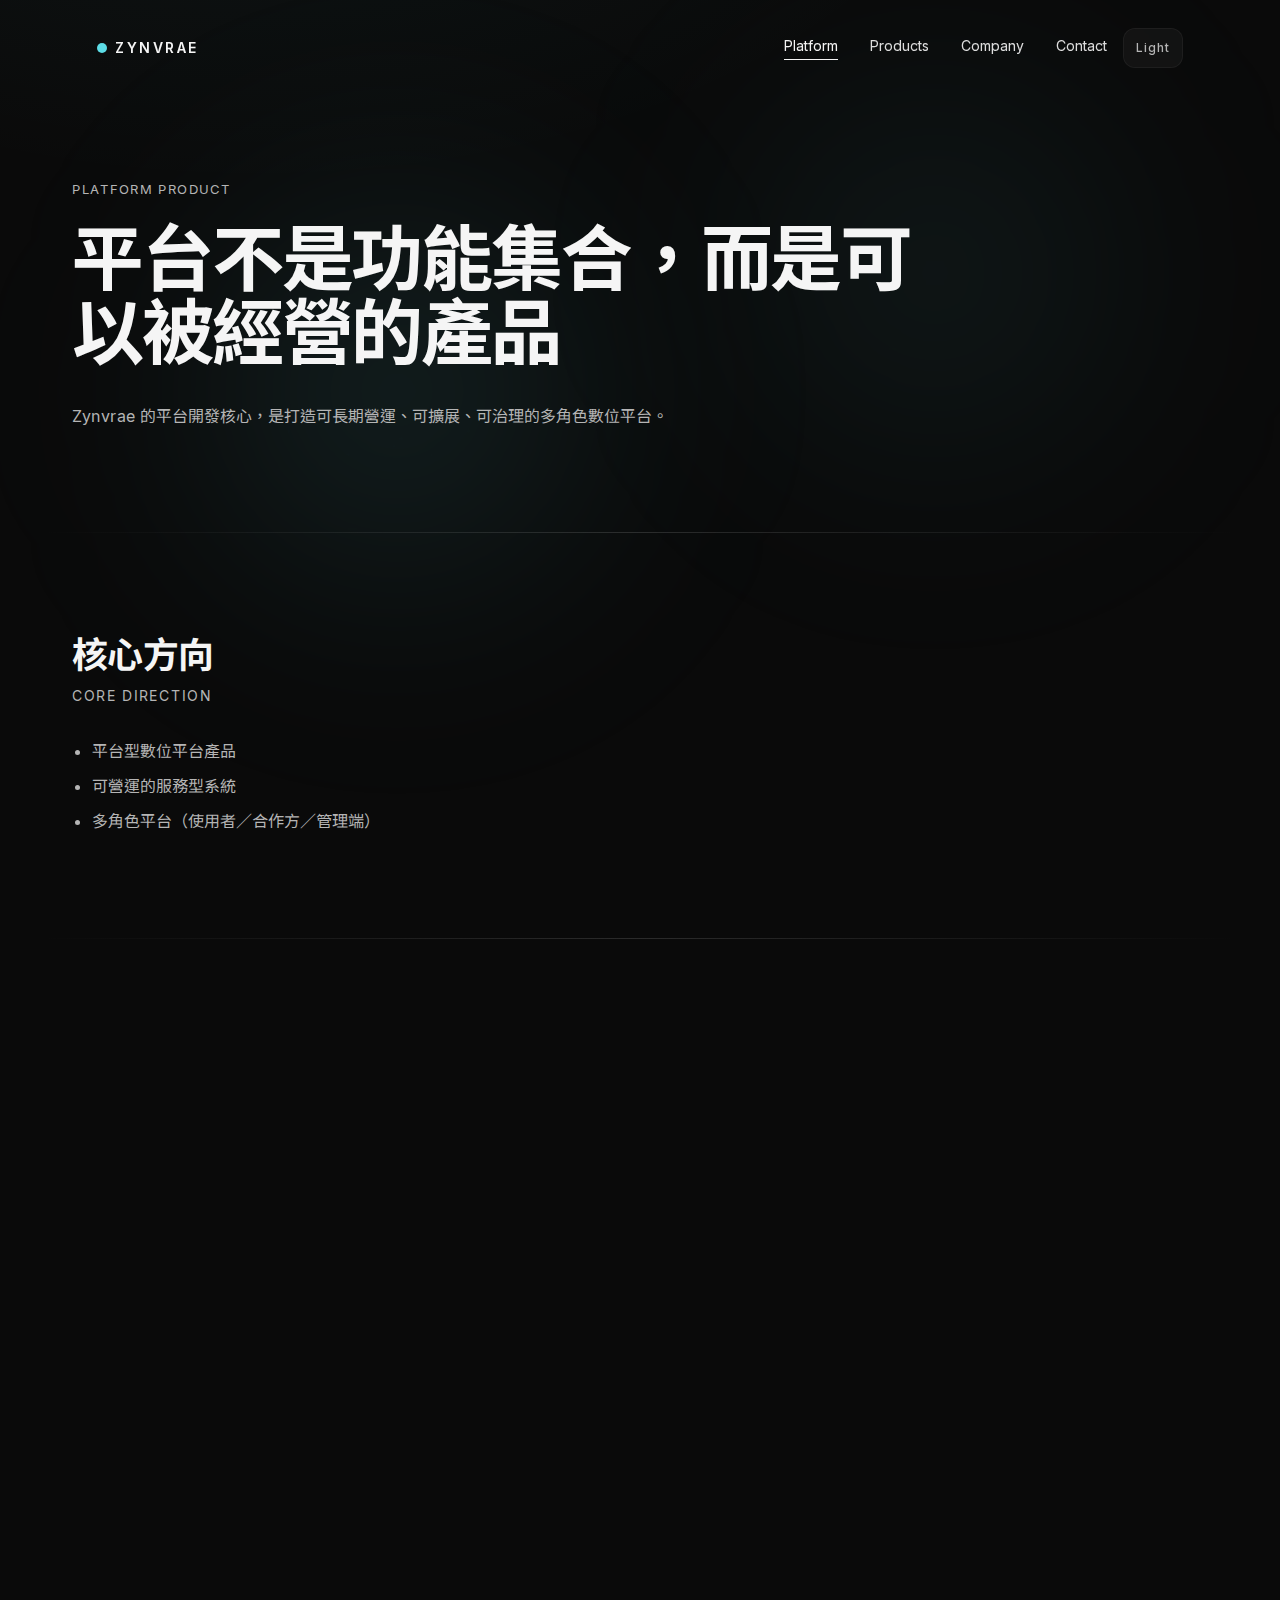
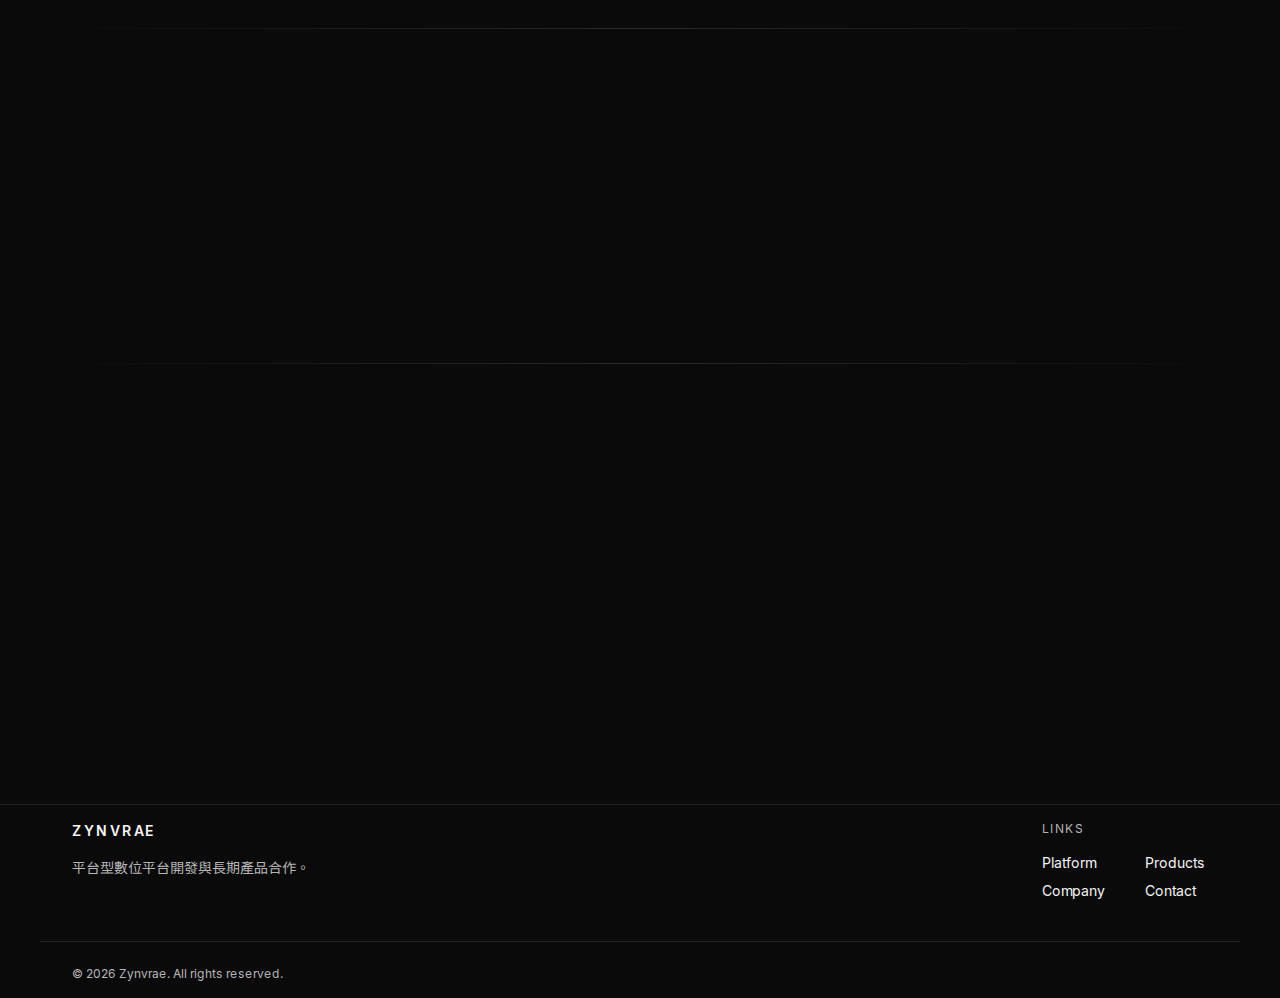
<file: platform/index.html>
<!DOCTYPE html><html lang="zh-Hant" data-theme="dark"><head><meta charSet="utf-8"/><meta name="viewport" content="width=device-width, initial-scale=1"/><link rel="stylesheet" href="/_next/static/css/b898d56b6e6184be.css" data-precedence="next"/><link rel="stylesheet" href="/_next/static/css/f47e0c7a1177291b.css" data-precedence="next"/><link rel="preload" as="script" fetchPriority="low" href="/_next/static/chunks/webpack-f53ecb8182024358.js"/><script src="/_next/static/chunks/fd9d1056-1f1f859026f5f0fa.js" async=""></script><script src="/_next/static/chunks/117-147e924b414dbd83.js" async=""></script><script src="/_next/static/chunks/main-app-55398a8f0e717e4e.js" async=""></script><script src="/_next/static/chunks/652-b771a46003f32c4e.js" async=""></script><script src="/_next/static/chunks/app/platform/page-3ebb81163bfa9f5c.js" async=""></script><script src="/_next/static/chunks/972-0537cdcd71b907b3.js" async=""></script><script src="/_next/static/chunks/app/layout-c3998e4d7f5acd24.js" async=""></script><meta name="theme-color" media="(prefers-color-scheme: dark)" content="#0A0A0A"/><meta name="theme-color" media="(prefers-color-scheme: light)" content="#FFFFFF"/><title>平台方向 | Zynvrae</title><meta name="description" content="Zynvrae 平台方向：打造可營運、可擴展、可治理的多角色數位平台。"/><meta name="keywords" content="Zynvrae,平台型數位平台開發,平台營運導向,長期產品思維,可擴展架構"/><meta name="robots" content="index, follow"/><link rel="canonical" href="https://zynvrae.com/platform/"/><meta property="og:title" content="Zynvrae | 平台型數位平台開發"/><meta property="og:description" content="Zynvrae 以平台型數位平台開發為核心，打造可長期營運、可擴展的數位服務產品。"/><meta property="og:url" content="https://zynvrae.com/"/><meta property="og:site_name" content="Zynvrae"/><meta property="og:locale" content="zh_TW"/><meta property="og:image:alt" content="Zynvrae | 平台型數位平台開發"/><meta property="og:image:type" content="image/png"/><meta property="og:image" content="https://zynvrae.com/opengraph-image?50713cf36af4d083"/><meta property="og:image:width" content="1200"/><meta property="og:image:height" content="630"/><meta property="og:type" content="website"/><meta name="twitter:card" content="summary_large_image"/><meta name="twitter:title" content="Zynvrae | 平台型數位平台開發"/><meta name="twitter:description" content="Zynvrae 以平台型數位平台開發為核心，打造可長期營運、可擴展的數位服務產品。"/><meta name="twitter:image" content="https://zynvrae.com/opengraph-image"/><script>(() => {
  try {
    const key = "zynvrae-theme";
    const stored = window.localStorage.getItem(key);
    document.documentElement.dataset.theme = stored === "light" ? "light" : "dark";
  } catch {
    document.documentElement.dataset.theme = "dark";
  }
})();</script><script src="/_next/static/chunks/polyfills-42372ed130431b0a.js" noModule=""></script></head><body class="__variable_f367f3 __variable_833e3a font-sans antialiased"><a href="#main-content" class="sr-only focus:not-sr-only focus:fixed focus:left-4 focus:top-4 focus:z-[100] focus:rounded-full focus:bg-surface focus:px-4 focus:py-2 focus:text-sm">跳到主要內容</a><div aria-hidden="true" class="fixed left-0 right-0 top-0 z-[80] h-[2px] origin-left bg-accent" style="transform:scaleX(0)"></div><div class="flex min-h-screen flex-col"><header class="sticky top-0 z-50"><div class="mx-auto w-full max-w-content px-5 md:px-8"><div class="mt-3 flex h-[72px] items-center justify-between rounded-full border px-4 transition-all duration-200 md:px-6 border-transparent bg-transparent"><a class="inline-flex items-center gap-2 text-sm font-semibold tracking-[0.18em] text-text" aria-label="Zynvrae 首頁" href="/"><span aria-hidden="true" class="inline-block h-2.5 w-2.5 rounded-full bg-accent"></span>ZYNVRAE</a><div class="hidden items-center gap-4 md:flex"><nav class="flex items-center gap-8" aria-label="主要導覽"><a aria-current="page" class="group relative pb-1 text-sm text-text transition-opacity duration-200 hover:opacity-70 opacity-100" href="/platform/">Platform<span aria-hidden="true" class="absolute bottom-0 left-0 h-px w-full bg-text transition-opacity duration-200 opacity-100"></span></a><a class="group relative pb-1 text-sm text-text transition-opacity duration-200 hover:opacity-70 opacity-90" href="/products/">Products<span aria-hidden="true" class="absolute bottom-0 left-0 h-px w-full bg-text transition-opacity duration-200 opacity-0"></span></a><a class="group relative pb-1 text-sm text-text transition-opacity duration-200 hover:opacity-70 opacity-90" href="/company/">Company<span aria-hidden="true" class="absolute bottom-0 left-0 h-px w-full bg-text transition-opacity duration-200 opacity-0"></span></a><a class="group relative pb-1 text-sm text-text transition-opacity duration-200 hover:opacity-70 opacity-90" href="/contact/">Contact<span aria-hidden="true" class="absolute bottom-0 left-0 h-px w-full bg-text transition-opacity duration-200 opacity-0"></span></a></nav><button type="button" aria-pressed="false" aria-label="切換到淺色模式" title="淺色" class="inline-flex h-10 items-center justify-center rounded-md border border-border/85 bg-surface-soft/70 px-3 text-xs font-medium tracking-[0.08em] text-muted transition hover:border-accent/45 hover:text-text focus-visible:ring-2 focus-visible:ring-accent">Light</button></div><button type="button" class="inline-flex h-10 items-center justify-center rounded-full border border-[#444] px-4 text-sm text-text transition hover:opacity-70 focus-visible:ring-2 focus-visible:ring-accent md:hidden" aria-expanded="false" aria-controls="mobile-navigation" aria-label="切換導覽選單">Menu</button></div></div></header><main id="main-content" class="flex-1"><div class="mx-auto w-full max-w-content px-5 md:px-8"><section class="section-space relative overflow-visible pb-[96px] pt-[80px] md:pt-[96px]"><div aria-hidden="true" class="pointer-events-none absolute inset-0 -z-10"><span class="absolute left-[4%] top-[6%] h-[420px] w-[420px] rounded-full blur-[110px] md:h-[560px] md:w-[560px]" style="background:radial-gradient(circle, hsl(var(--accent) / var(--glow-opacity-1)) 0%, hsl(var(--accent) / 0.06) 38%, transparent 72%)"></span><span class="absolute bottom-[2%] right-[2%] h-[360px] w-[360px] rounded-full blur-[100px] md:h-[500px] md:w-[500px] md:blur-[116px]" style="background:radial-gradient(circle, hsl(var(--accent) / var(--glow-opacity-2)) 0%, hsl(var(--accent) / 0.05) 36%, transparent 74%)"></span></div><div class="max-w-4xl"><p class="eyebrow uppercase text-muted" style="opacity:0;transform:translateY(16px)">PLATFORM PRODUCT</p><h1 class="display-title mt-6" style="opacity:0;transform:translateY(16px)">平台不是功能集合，而是可以被經營的產品</h1><p class="body-text mt-8 max-w-3xl text-muted" style="opacity:0;transform:translateY(16px)">Zynvrae 的平台開發核心，是打造可長期營運、可擴展、可治理的多角色數位平台。</p></div></section></div><section class="section-space section-line"><div class="mx-auto w-full max-w-content px-5 md:px-8"><div><header><h2 class="section-title">核心方向</h2><p class="mt-2 text-sm uppercase tracking-[0.12em] text-muted">Core Direction</p></header><ul class="body-text mt-8 list-disc space-y-2 pl-5 text-muted"><li>平台型數位平台產品</li><li>可營運的服務型系統</li><li>多角色平台（使用者／合作方／管理端）</li></ul></div></div></section><section class="section-space section-line"><div class="mx-auto w-full max-w-content px-5 md:px-8"><div><header><h2 class="section-title">平台共通特徵</h2><p class="mt-2 text-sm uppercase tracking-[0.12em] text-muted">Common Traits</p></header></div><div class="mt-8 grid gap-8 md:grid-cols-2 xl:grid-cols-3"><div><div class="card-lift rounded-[14px] border border-border bg-card p-8 shadow-soft focus-visible:outline-none"><h3 class="sub-title">角色與權限設計</h3><p class="body-text mt-6 text-muted">明確定義使用者、合作方與管理端的角色邊界與權限治理。</p></div></div><div><div class="card-lift rounded-[14px] border border-border bg-card p-8 shadow-soft focus-visible:outline-none"><h3 class="sub-title">營運流程結構</h3><p class="body-text mt-6 text-muted">平台流程以實際營運為前提，確保可落地執行與持續運轉。</p></div></div><div><div class="card-lift rounded-[14px] border border-border bg-card p-8 shadow-soft focus-visible:outline-none"><h3 class="sub-title">擴展導向設計</h3><p class="body-text mt-6 text-muted">從開發初期即納入未來成長、維運與擴展需求。</p></div></div><div><div class="card-lift rounded-[14px] border border-border bg-card p-8 shadow-soft focus-visible:outline-none"><h3 class="sub-title">長期價值累積</h3><p class="body-text mt-6 text-muted">平台隨時間持續累積資料、流程與營運能力，而非短期功能堆疊。</p></div></div></div></div></section><section class="section-space section-line"><div class="mx-auto w-full max-w-content px-5 md:px-8"><div><header><h2 class="section-title">打造方式</h2><p class="mt-2 text-sm uppercase tracking-[0.12em] text-muted">Build Method</p></header><p class="body-text mt-8 max-w-4xl text-muted">我們從營運需求出發，反向設計系統結構與流程，並將長期維運能力納入架構決策，確保平台可以穩定成長。</p></div></div></section><section class="section-space section-line"><div class="mx-auto w-full max-w-content px-5 md:px-8"><div><header><h2 class="section-title">我們關注的能力</h2><p class="mt-2 text-sm uppercase tracking-[0.12em] text-muted">Platform Focus</p></header><ul class="body-text mt-8 list-disc space-y-2 pl-5 text-muted"><li>長期營運能力</li><li>平台結構與可擴展性</li><li>角色分工與權限治理</li><li>可持續成長的產品設計</li></ul></div></div></section></main><footer class="border-t border-border bg-bg py-16"><div class="mx-auto w-full max-w-content px-5 md:px-8 grid gap-10 md:grid-cols-12"><div class="md:col-span-5"><p class="text-sm font-semibold tracking-[0.18em] text-text">ZYNVRAE</p><p class="mt-4 max-w-md text-sm leading-relaxed text-muted">平台型數位平台開發與長期產品合作。</p></div><div class="md:col-span-7 md:justify-self-end"><p class="text-xs uppercase tracking-[0.12em] text-muted">Links</p><ul class="mt-4 grid grid-cols-2 gap-x-10 gap-y-2 text-sm text-text"><li><a class="transition hover:opacity-70" href="/platform/">Platform</a></li><li><a class="transition hover:opacity-70" href="/products/">Products</a></li><li><a class="transition hover:opacity-70" href="/company/">Company</a></li><li><a class="transition hover:opacity-70" href="/contact/">Contact</a></li></ul></div></div><div class="mx-auto w-full max-w-content px-5 md:px-8 mt-10 border-t border-border pt-6 text-xs text-muted"><p>© <!-- -->2026<!-- --> Zynvrae. All rights reserved.</p></div></footer></div><script src="/_next/static/chunks/webpack-f53ecb8182024358.js" async=""></script><script>(self.__next_f=self.__next_f||[]).push([0]);self.__next_f.push([2,null])</script><script>self.__next_f.push([1,"1:HL[\"/_next/static/css/b898d56b6e6184be.css\",\"style\"]\n2:HL[\"/_next/static/css/f47e0c7a1177291b.css\",\"style\"]\n"])</script><script>self.__next_f.push([1,"3:I[2846,[],\"\"]\n5:I[9848,[\"652\",\"static/chunks/652-b771a46003f32c4e.js\",\"722\",\"static/chunks/app/platform/page-3ebb81163bfa9f5c.js\"],\"PageHero\"]\n6:I[3239,[\"652\",\"static/chunks/652-b771a46003f32c4e.js\",\"722\",\"static/chunks/app/platform/page-3ebb81163bfa9f5c.js\"],\"Reveal\"]\n7:I[3239,[\"652\",\"static/chunks/652-b771a46003f32c4e.js\",\"722\",\"static/chunks/app/platform/page-3ebb81163bfa9f5c.js\"],\"Stagger\"]\n8:I[3239,[\"652\",\"static/chunks/652-b771a46003f32c4e.js\",\"722\",\"static/chunks/app/platform/page-3ebb81163bfa9f5c.js\"],\"StaggerItem\"]\n9:I[4707,[],\"\"]\na:I[6423,[],\"\"]\nb:I[1144,[\"652\",\"static/chunks/652-b771a46003f32c4e.js\",\"972\",\"static/chunks/972-0537cdcd71b907b3.js\",\"185\",\"static/chunks/app/layout-c3998e4d7f5acd24.js\"],\"ProgressBar\"]\nc:I[5908,[\"652\",\"static/chunks/652-b771a46003f32c4e.js\",\"972\",\"static/chunks/972-0537cdcd71b907b3.js\",\"185\",\"static/chunks/app/layout-c3998e4d7f5acd24.js\"],\"Navbar\"]\nd:I[2972,[\"652\",\"static/chunks/652-b771a46003f32c4e.js\",\"972\",\"static/chunks/972-0537cdcd71b907b3.js\",\"185\",\"static/chunks/app/layout-c3998e4d7f5acd24.js\"],\"\"]\nf:I[1060,[],\"\"]\n10:[]\n"])</script><script>self.__next_f.push([1,"0:[\"$\",\"$L3\",null,{\"buildId\":\"SonK0ZGlutKcHbs2xFc3e\",\"assetPrefix\":\"\",\"urlParts\":[\"\",\"platform\",\"\"],\"initialTree\":[\"\",{\"children\":[\"platform\",{\"children\":[\"__PAGE__\",{}]}]},\"$undefined\",\"$undefined\",true],\"initialSeedData\":[\"\",{\"children\":[\"platform\",{\"children\":[\"__PAGE__\",{},[[\"$L4\",[[\"$\",\"div\",null,{\"className\":\"mx-auto w-full max-w-content px-5 md:px-8\",\"children\":[\"$\",\"$L5\",null,{\"kicker\":\"PLATFORM PRODUCT\",\"title\":\"平台不是功能集合，而是可以被經營的產品\",\"description\":\"Zynvrae 的平台開發核心，是打造可長期營運、可擴展、可治理的多角色數位平台。\"}]}],[\"$\",\"section\",null,{\"className\":\"section-space section-line\",\"children\":[\"$\",\"div\",null,{\"className\":\"mx-auto w-full max-w-content px-5 md:px-8\",\"children\":[\"$\",\"$L6\",null,{\"children\":[[\"$\",\"header\",null,{\"children\":[[\"$\",\"h2\",null,{\"className\":\"section-title\",\"children\":\"核心方向\"}],[\"$\",\"p\",null,{\"className\":\"mt-2 text-sm uppercase tracking-[0.12em] text-muted\",\"children\":\"Core Direction\"}]]}],[\"$\",\"ul\",null,{\"className\":\"body-text mt-8 list-disc space-y-2 pl-5 text-muted\",\"children\":[[\"$\",\"li\",null,{\"children\":\"平台型數位平台產品\"}],[\"$\",\"li\",null,{\"children\":\"可營運的服務型系統\"}],[\"$\",\"li\",null,{\"children\":\"多角色平台（使用者／合作方／管理端）\"}]]}]]}]}]}],[\"$\",\"section\",null,{\"className\":\"section-space section-line\",\"children\":[\"$\",\"div\",null,{\"className\":\"mx-auto w-full max-w-content px-5 md:px-8\",\"children\":[[\"$\",\"$L6\",null,{\"children\":[\"$\",\"header\",null,{\"children\":[[\"$\",\"h2\",null,{\"className\":\"section-title\",\"children\":\"平台共通特徵\"}],[\"$\",\"p\",null,{\"className\":\"mt-2 text-sm uppercase tracking-[0.12em] text-muted\",\"children\":\"Common Traits\"}]]}]}],[\"$\",\"$L7\",null,{\"className\":\"mt-8 grid gap-8 md:grid-cols-2 xl:grid-cols-3\",\"children\":[[\"$\",\"$L8\",null,{\"children\":[\"$\",\"div\",null,{\"className\":\"card-lift rounded-[14px] border border-border bg-card p-8 shadow-soft focus-visible:outline-none\",\"children\":[[\"$\",\"h3\",null,{\"className\":\"sub-title\",\"children\":\"角色與權限設計\"}],[\"$\",\"p\",null,{\"className\":\"body-text mt-6 text-muted\",\"children\":\"明確定義使用者、合作方與管理端的角色邊界與權限治理。\"}]]}]}],[\"$\",\"$L8\",null,{\"children\":[\"$\",\"div\",null,{\"className\":\"card-lift rounded-[14px] border border-border bg-card p-8 shadow-soft focus-visible:outline-none\",\"children\":[[\"$\",\"h3\",null,{\"className\":\"sub-title\",\"children\":\"營運流程結構\"}],[\"$\",\"p\",null,{\"className\":\"body-text mt-6 text-muted\",\"children\":\"平台流程以實際營運為前提，確保可落地執行與持續運轉。\"}]]}]}],[\"$\",\"$L8\",null,{\"children\":[\"$\",\"div\",null,{\"className\":\"card-lift rounded-[14px] border border-border bg-card p-8 shadow-soft focus-visible:outline-none\",\"children\":[[\"$\",\"h3\",null,{\"className\":\"sub-title\",\"children\":\"擴展導向設計\"}],[\"$\",\"p\",null,{\"className\":\"body-text mt-6 text-muted\",\"children\":\"從開發初期即納入未來成長、維運與擴展需求。\"}]]}]}],[\"$\",\"$L8\",null,{\"children\":[\"$\",\"div\",null,{\"className\":\"card-lift rounded-[14px] border border-border bg-card p-8 shadow-soft focus-visible:outline-none\",\"children\":[[\"$\",\"h3\",null,{\"className\":\"sub-title\",\"children\":\"長期價值累積\"}],[\"$\",\"p\",null,{\"className\":\"body-text mt-6 text-muted\",\"children\":\"平台隨時間持續累積資料、流程與營運能力，而非短期功能堆疊。\"}]]}]}]]}]]}]}],[\"$\",\"section\",null,{\"className\":\"section-space section-line\",\"children\":[\"$\",\"div\",null,{\"className\":\"mx-auto w-full max-w-content px-5 md:px-8\",\"children\":[\"$\",\"$L6\",null,{\"children\":[[\"$\",\"header\",null,{\"children\":[[\"$\",\"h2\",null,{\"className\":\"section-title\",\"children\":\"打造方式\"}],[\"$\",\"p\",null,{\"className\":\"mt-2 text-sm uppercase tracking-[0.12em] text-muted\",\"children\":\"Build Method\"}]]}],[\"$\",\"p\",null,{\"className\":\"body-text mt-8 max-w-4xl text-muted\",\"children\":\"我們從營運需求出發，反向設計系統結構與流程，並將長期維運能力納入架構決策，確保平台可以穩定成長。\"}]]}]}]}],[\"$\",\"section\",null,{\"className\":\"section-space section-line\",\"children\":[\"$\",\"div\",null,{\"className\":\"mx-auto w-full max-w-content px-5 md:px-8\",\"children\":[\"$\",\"$L6\",null,{\"children\":[[\"$\",\"header\",null,{\"children\":[[\"$\",\"h2\",null,{\"className\":\"section-title\",\"children\":\"我們關注的能力\"}],[\"$\",\"p\",null,{\"className\":\"mt-2 text-sm uppercase tracking-[0.12em] text-muted\",\"children\":\"Platform Focus\"}]]}],[\"$\",\"ul\",null,{\"className\":\"body-text mt-8 list-disc space-y-2 pl-5 text-muted\",\"children\":[[\"$\",\"li\",null,{\"children\":\"長期營運能力\"}],[\"$\",\"li\",null,{\"children\":\"平台結構與可擴展性\"}],[\"$\",\"li\",null,{\"children\":\"角色分工與權限治理\"}],[\"$\",\"li\",null,{\"children\":\"可持續成長的產品設計\"}]]}]]}]}]}]],null],null],null]},[null,[\"$\",\"$L9\",null,{\"parallelRouterKey\":\"children\",\"segmentPath\":[\"children\",\"platform\",\"children\"],\"error\":\"$undefined\",\"errorStyles\":\"$undefined\",\"errorScripts\":\"$undefined\",\"template\":[\"$\",\"$La\",null,{}],\"templateStyles\":\"$undefined\",\"templateScripts\":\"$undefined\",\"notFound\":\"$undefined\",\"notFoundStyles\":\"$undefined\"}]],null]},[[[[\"$\",\"link\",\"0\",{\"rel\":\"stylesheet\",\"href\":\"/_next/static/css/b898d56b6e6184be.css\",\"precedence\":\"next\",\"crossOrigin\":\"$undefined\"}],[\"$\",\"link\",\"1\",{\"rel\":\"stylesheet\",\"href\":\"/_next/static/css/f47e0c7a1177291b.css\",\"precedence\":\"next\",\"crossOrigin\":\"$undefined\"}]],[\"$\",\"html\",null,{\"lang\":\"zh-Hant\",\"data-theme\":\"dark\",\"suppressHydrationWarning\":true,\"children\":[[\"$\",\"head\",null,{\"children\":[\"$\",\"script\",null,{\"dangerouslySetInnerHTML\":{\"__html\":\"(() =\u003e {\\n  try {\\n    const key = \\\"zynvrae-theme\\\";\\n    const stored = window.localStorage.getItem(key);\\n    document.documentElement.dataset.theme = stored === \\\"light\\\" ? \\\"light\\\" : \\\"dark\\\";\\n  } catch {\\n    document.documentElement.dataset.theme = \\\"dark\\\";\\n  }\\n})();\"}}]}],[\"$\",\"body\",null,{\"className\":\"__variable_f367f3 __variable_833e3a font-sans antialiased\",\"children\":[[\"$\",\"a\",null,{\"href\":\"#main-content\",\"className\":\"sr-only focus:not-sr-only focus:fixed focus:left-4 focus:top-4 focus:z-[100] focus:rounded-full focus:bg-surface focus:px-4 focus:py-2 focus:text-sm\",\"children\":\"跳到主要內容\"}],[\"$\",\"$Lb\",null,{}],[\"$\",\"div\",null,{\"className\":\"flex min-h-screen flex-col\",\"children\":[[\"$\",\"$Lc\",null,{}],[\"$\",\"main\",null,{\"id\":\"main-content\",\"className\":\"flex-1\",\"children\":[\"$\",\"$L9\",null,{\"parallelRouterKey\":\"children\",\"segmentPath\":[\"children\"],\"error\":\"$undefined\",\"errorStyles\":\"$undefined\",\"errorScripts\":\"$undefined\",\"template\":[\"$\",\"$La\",null,{}],\"templateStyles\":\"$undefined\",\"templateScripts\":\"$undefined\",\"notFound\":[\"$\",\"section\",null,{\"className\":\"section-space pt-16\",\"children\":[\"$\",\"div\",null,{\"className\":\"mx-auto w-full max-w-content px-5 md:px-8 max-w-2xl text-center\",\"children\":[[\"$\",\"p\",null,{\"className\":\"text-xs uppercase tracking-[0.12em] text-muted\",\"children\":\"404\"}],[\"$\",\"h1\",null,{\"className\":\"mt-3 text-4xl font-semibold tracking-tight text-text sm:text-5xl\",\"children\":\"找不到這個頁面\"}],[\"$\",\"p\",null,{\"className\":\"mt-4 text-sm leading-relaxed text-muted sm:text-base\",\"children\":\"這個連結可能已經更新。你可以回到首頁或查看目前公開的產品與更新。\"}],[\"$\",\"div\",null,{\"className\":\"mt-8 flex justify-center gap-3\",\"children\":[[\"$\",\"$Ld\",null,{\"href\":\"/\",\"className\":\"inline-flex items-center justify-center whitespace-nowrap rounded-full border text-sm font-semibold transition duration-200 focus-visible:outline-none focus-visible:ring-2 focus-visible:ring-accent disabled:pointer-events-none disabled:opacity-55 border-transparent bg-accent text-black hover:brightness-110 h-11 px-5\",\"children\":\"回首頁\"}],[\"$\",\"$Ld\",null,{\"href\":\"/products\",\"className\":\"inline-flex items-center justify-center whitespace-nowrap rounded-full border text-sm font-semibold transition duration-200 focus-visible:outline-none focus-visible:ring-2 focus-visible:ring-accent disabled:pointer-events-none disabled:opacity-55 border-[#444] bg-transparent text-text hover:border-accent hover:text-text h-11 px-5\",\"children\":\"看產品\"}]]}]]}]}],\"notFoundStyles\":[]}]}],[\"$\",\"footer\",null,{\"className\":\"border-t border-border bg-bg py-16\",\"children\":[[\"$\",\"div\",null,{\"className\":\"mx-auto w-full max-w-content px-5 md:px-8 grid gap-10 md:grid-cols-12\",\"children\":[[\"$\",\"div\",null,{\"className\":\"md:col-span-5\",\"children\":[[\"$\",\"p\",null,{\"className\":\"text-sm font-semibold tracking-[0.18em] text-text\",\"children\":\"ZYNVRAE\"}],[\"$\",\"p\",null,{\"className\":\"mt-4 max-w-md text-sm leading-relaxed text-muted\",\"children\":\"平台型數位平台開發與長期產品合作。\"}]]}],[\"$\",\"div\",null,{\"className\":\"md:col-span-7 md:justify-self-end\",\"children\":[[\"$\",\"p\",null,{\"className\":\"text-xs uppercase tracking-[0.12em] text-muted\",\"children\":\"Links\"}],[\"$\",\"ul\",null,{\"className\":\"mt-4 grid grid-cols-2 gap-x-10 gap-y-2 text-sm text-text\",\"children\":[[\"$\",\"li\",\"/platform\",{\"children\":[\"$\",\"$Ld\",null,{\"href\":\"/platform\",\"className\":\"transition hover:opacity-70\",\"children\":\"Platform\"}]}],[\"$\",\"li\",\"/products\",{\"children\":[\"$\",\"$Ld\",null,{\"href\":\"/products\",\"className\":\"transition hover:opacity-70\",\"children\":\"Products\"}]}],[\"$\",\"li\",\"/company\",{\"children\":[\"$\",\"$Ld\",null,{\"href\":\"/company\",\"className\":\"transition hover:opacity-70\",\"children\":\"Company\"}]}],[\"$\",\"li\",\"/contact\",{\"children\":[\"$\",\"$Ld\",null,{\"href\":\"/contact\",\"className\":\"transition hover:opacity-70\",\"children\":\"Contact\"}]}]]}]]}]]}],[\"$\",\"div\",null,{\"className\":\"mx-auto w-full max-w-content px-5 md:px-8 mt-10 border-t border-border pt-6 text-xs text-muted\",\"children\":[\"$\",\"p\",null,{\"children\":[\"© \",2026,\" Zynvrae. All rights reserved.\"]}]}]]}]]}]]}]]}]],null],null],\"couldBeIntercepted\":false,\"initialHead\":[null,\"$Le\"],\"globalErrorComponent\":\"$f\",\"missingSlots\":\"$W10\"}]\n"])</script><script>self.__next_f.push([1,"e:[[\"$\",\"meta\",\"0\",{\"name\":\"viewport\",\"content\":\"width=device-width, initial-scale=1\"}],[\"$\",\"meta\",\"1\",{\"name\":\"theme-color\",\"media\":\"(prefers-color-scheme: dark)\",\"content\":\"#0A0A0A\"}],[\"$\",\"meta\",\"2\",{\"name\":\"theme-color\",\"media\":\"(prefers-color-scheme: light)\",\"content\":\"#FFFFFF\"}],[\"$\",\"meta\",\"3\",{\"charSet\":\"utf-8\"}],[\"$\",\"title\",\"4\",{\"children\":\"平台方向 | Zynvrae\"}],[\"$\",\"meta\",\"5\",{\"name\":\"description\",\"content\":\"Zynvrae 平台方向：打造可營運、可擴展、可治理的多角色數位平台。\"}],[\"$\",\"meta\",\"6\",{\"name\":\"keywords\",\"content\":\"Zynvrae,平台型數位平台開發,平台營運導向,長期產品思維,可擴展架構\"}],[\"$\",\"meta\",\"7\",{\"name\":\"robots\",\"content\":\"index, follow\"}],[\"$\",\"link\",\"8\",{\"rel\":\"canonical\",\"href\":\"https://zynvrae.com/platform/\"}],[\"$\",\"meta\",\"9\",{\"property\":\"og:title\",\"content\":\"Zynvrae | 平台型數位平台開發\"}],[\"$\",\"meta\",\"10\",{\"property\":\"og:description\",\"content\":\"Zynvrae 以平台型數位平台開發為核心，打造可長期營運、可擴展的數位服務產品。\"}],[\"$\",\"meta\",\"11\",{\"property\":\"og:url\",\"content\":\"https://zynvrae.com/\"}],[\"$\",\"meta\",\"12\",{\"property\":\"og:site_name\",\"content\":\"Zynvrae\"}],[\"$\",\"meta\",\"13\",{\"property\":\"og:locale\",\"content\":\"zh_TW\"}],[\"$\",\"meta\",\"14\",{\"property\":\"og:image:alt\",\"content\":\"Zynvrae | 平台型數位平台開發\"}],[\"$\",\"meta\",\"15\",{\"property\":\"og:image:type\",\"content\":\"image/png\"}],[\"$\",\"meta\",\"16\",{\"property\":\"og:image\",\"content\":\"https://zynvrae.com/opengraph-image?50713cf36af4d083\"}],[\"$\",\"meta\",\"17\",{\"property\":\"og:image:width\",\"content\":\"1200\"}],[\"$\",\"meta\",\"18\",{\"property\":\"og:image:height\",\"content\":\"630\"}],[\"$\",\"meta\",\"19\",{\"property\":\"og:type\",\"content\":\"website\"}],[\"$\",\"meta\",\"20\",{\"name\":\"twitter:card\",\"content\":\"summary_large_image\"}],[\"$\",\"meta\",\"21\",{\"name\":\"twitter:title\",\"content\":\"Zynvrae | 平台型數位平台開發\"}],[\"$\",\"meta\",\"22\",{\"name\":\"twitter:description\",\"content\":\"Zynvrae 以平台型數位平台開發為核心，打造可長期營運、可擴展的數位服務產品。\"}],[\"$\",\"meta\",\"23\",{\"name\":\"twitter:image\",\"content\":\"https://zynvrae.com/opengraph-image\"}]]\n"])</script><script>self.__next_f.push([1,"4:null\n"])</script></body></html>
</file>
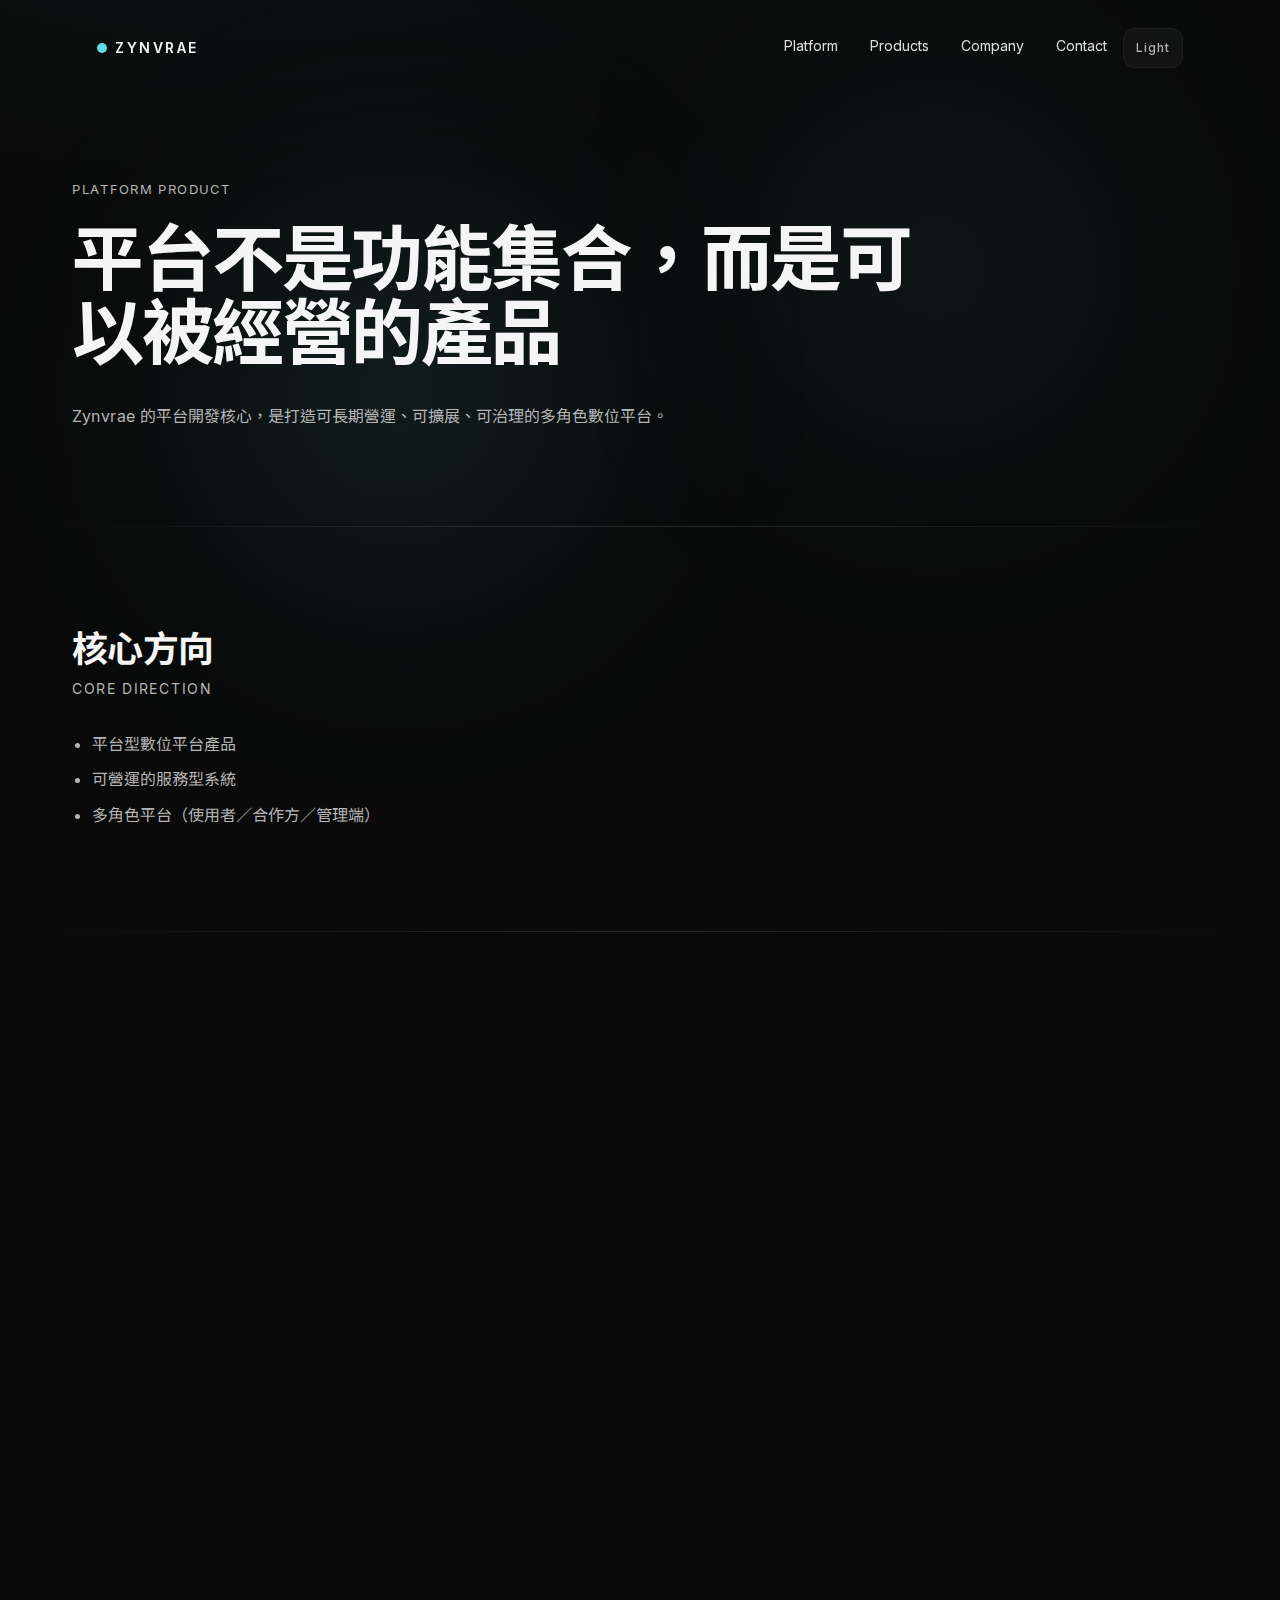
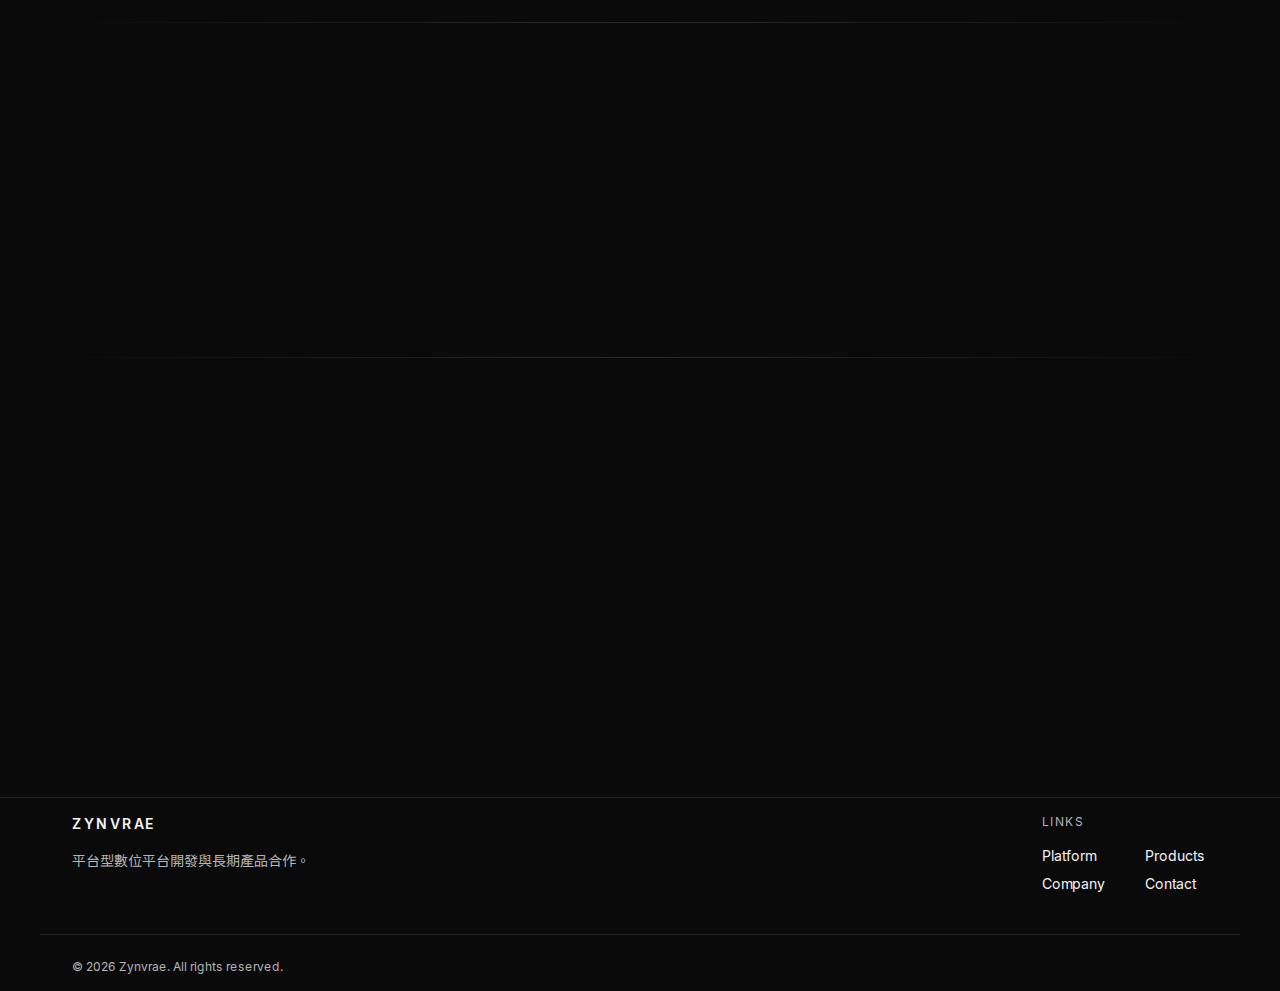
<file: platforms/index.html>
<!DOCTYPE html><html lang="zh-Hant" data-theme="dark"><head><meta charSet="utf-8"/><meta name="viewport" content="width=device-width, initial-scale=1"/><link rel="stylesheet" href="/_next/static/css/81ff79a7ffb9e2ef.css" data-precedence="next"/><link rel="stylesheet" href="/_next/static/css/f47e0c7a1177291b.css" data-precedence="next"/><link rel="preload" as="script" fetchPriority="low" href="/_next/static/chunks/webpack-f53ecb8182024358.js"/><script src="/_next/static/chunks/fd9d1056-b11b2651f33aae7f.js" async=""></script><script src="/_next/static/chunks/117-1c4421bf038fa395.js" async=""></script><script src="/_next/static/chunks/main-app-55398a8f0e717e4e.js" async=""></script><script src="/_next/static/chunks/215-58ec5bbb4fee1296.js" async=""></script><script src="/_next/static/chunks/app/platforms/page-7b61c356ae095abc.js" async=""></script><script src="/_next/static/chunks/972-16abe0c76742bd69.js" async=""></script><script src="/_next/static/chunks/app/layout-a601ab872519353b.js" async=""></script><meta name="theme-color" media="(prefers-color-scheme: dark)" content="#0A0A0A"/><meta name="theme-color" media="(prefers-color-scheme: light)" content="#FFFFFF"/><title>Zynvrae | 平台型數位平台開發</title><meta name="description" content="Zynvrae 以平台型數位平台開發為核心，打造可長期營運、可擴展的數位服務產品。"/><meta name="application-name" content="Zynvrae"/><meta name="author" content="Zynvrae"/><link rel="manifest" href="/manifest.webmanifest" crossorigin="use-credentials"/><meta name="keywords" content="Zynvrae,平台型數位平台開發,平台營運導向,長期產品思維,可擴展架構"/><meta name="creator" content="Zynvrae"/><meta name="publisher" content="Zynvrae"/><meta name="robots" content="noindex, follow"/><meta name="category" content="technology"/><link rel="canonical" href="https://zynvrae.com/platform/"/><meta name="format-detection" content="telephone=no, address=no, email=no"/><meta name="apple-mobile-web-app-capable" content="yes"/><meta name="apple-mobile-web-app-title" content="Zynvrae"/><meta name="apple-mobile-web-app-status-bar-style" content="black-translucent"/><meta property="og:title" content="Zynvrae | 平台型數位平台開發"/><meta property="og:description" content="Zynvrae 以平台型數位平台開發為核心，打造可長期營運、可擴展的數位服務產品。"/><meta property="og:url" content="https://zynvrae.com/"/><meta property="og:site_name" content="Zynvrae"/><meta property="og:locale" content="zh_TW"/><meta property="og:image:alt" content="Zynvrae | 平台型數位平台開發"/><meta property="og:image:type" content="image/png"/><meta property="og:image" content="https://zynvrae.com/opengraph-image?7f67b29538c2cda2"/><meta property="og:image:width" content="1200"/><meta property="og:image:height" content="630"/><meta property="og:type" content="website"/><meta name="twitter:card" content="summary_large_image"/><meta name="twitter:title" content="Zynvrae | 平台型數位平台開發"/><meta name="twitter:description" content="Zynvrae 以平台型數位平台開發為核心，打造可長期營運、可擴展的數位服務產品。"/><meta name="twitter:image:alt" content="Zynvrae | 平台型數位平台開發"/><meta name="twitter:image:type" content="image/png"/><meta name="twitter:image" content="https://zynvrae.com/twitter-image?fe28da1a7b967077"/><meta name="twitter:image:width" content="1200"/><meta name="twitter:image:height" content="630"/><link rel="shortcut icon" href="/icon"/><link rel="icon" href="/icon" type="image/png" sizes="512x512"/><link rel="apple-touch-icon" href="/apple-icon" type="image/png" sizes="512x512"/><script>(() => {
  try {
    const key = "zynvrae-theme";
    const stored = window.localStorage.getItem(key);
    document.documentElement.dataset.theme = stored === "light" ? "light" : "dark";
  } catch {
    document.documentElement.dataset.theme = "dark";
  }
})();</script><script src="/_next/static/chunks/polyfills-42372ed130431b0a.js" noModule=""></script></head><body class="__variable_f367f3 __variable_833e3a font-sans antialiased"><a href="#main-content" class="sr-only focus:not-sr-only focus:fixed focus:left-4 focus:top-4 focus:z-[100] focus:rounded-full focus:bg-surface focus:px-4 focus:py-2 focus:text-sm">跳到主要內容</a><div aria-hidden="true" class="fixed left-0 right-0 top-0 z-[80] h-[2px] origin-left bg-accent" style="transform:scaleX(0)"></div><div class="flex min-h-screen flex-col"><header class="sticky top-0 z-50"><div class="mx-auto w-full max-w-content px-5 md:px-8"><div class="mt-2 flex h-[64px] items-center justify-between rounded-full border px-4 transition-all duration-200 md:mt-3 md:h-[72px] md:px-6 border-transparent bg-transparent"><a class="inline-flex items-center gap-2 text-[13px] font-semibold tracking-[0.14em] text-text md:text-sm md:tracking-[0.18em]" aria-label="Zynvrae 首頁" href="/"><span aria-hidden="true" class="inline-block h-2.5 w-2.5 rounded-full bg-accent"></span>ZYNVRAE</a><div class="hidden items-center gap-4 md:flex"><nav class="flex items-center gap-8" aria-label="主要導覽"><a class="group relative pb-1 text-sm text-text transition-opacity duration-200 hover:opacity-70 opacity-90" href="/platform/">Platform<span aria-hidden="true" class="absolute bottom-0 left-0 h-px w-full bg-text transition-opacity duration-200 opacity-0"></span></a><a class="group relative pb-1 text-sm text-text transition-opacity duration-200 hover:opacity-70 opacity-90" href="/products/">Products<span aria-hidden="true" class="absolute bottom-0 left-0 h-px w-full bg-text transition-opacity duration-200 opacity-0"></span></a><a class="group relative pb-1 text-sm text-text transition-opacity duration-200 hover:opacity-70 opacity-90" href="/company/">Company<span aria-hidden="true" class="absolute bottom-0 left-0 h-px w-full bg-text transition-opacity duration-200 opacity-0"></span></a><a class="group relative pb-1 text-sm text-text transition-opacity duration-200 hover:opacity-70 opacity-90" href="/contact/">Contact<span aria-hidden="true" class="absolute bottom-0 left-0 h-px w-full bg-text transition-opacity duration-200 opacity-0"></span></a></nav><button type="button" aria-pressed="false" aria-label="切換到淺色模式" title="淺色" class="inline-flex h-10 items-center justify-center rounded-md border border-border/85 bg-surface-soft/70 px-3 text-xs font-medium tracking-[0.08em] text-muted transition hover:border-accent/45 hover:text-text focus-visible:ring-2 focus-visible:ring-accent">Light</button></div><button type="button" class="inline-flex h-10 min-w-[88px] items-center justify-center rounded-full border border-[#444] px-4 text-sm text-text transition hover:opacity-70 focus-visible:ring-2 focus-visible:ring-accent md:hidden" aria-expanded="false" aria-controls="mobile-navigation" aria-label="切換導覽選單">Menu</button></div></div></header><main id="main-content" class="flex-1"><div class="mx-auto w-full max-w-content px-5 md:px-8"><section class="section-space relative overflow-visible pb-16 pt-14 sm:pb-20 sm:pt-16 md:pb-[96px] md:pt-[96px]"><div aria-hidden="true" class="pointer-events-none absolute inset-0 -z-10"><span class="absolute left-[4%] top-[6%] h-[420px] w-[420px] rounded-full blur-[110px] md:h-[560px] md:w-[560px]" style="background:radial-gradient(circle, hsl(var(--accent) / var(--glow-opacity-1)) 0%, hsl(var(--accent) / 0.06) 38%, transparent 72%)"></span><span class="absolute bottom-[2%] right-[2%] h-[360px] w-[360px] rounded-full blur-[100px] md:h-[500px] md:w-[500px] md:blur-[116px]" style="background:radial-gradient(circle, hsl(var(--accent) / var(--glow-opacity-2)) 0%, hsl(var(--accent) / 0.05) 36%, transparent 74%)"></span></div><div class="max-w-4xl"><p class="eyebrow uppercase text-muted" style="opacity:0;transform:translateY(16px)">PLATFORM PRODUCT</p><h1 class="display-title mt-6" style="opacity:0;transform:translateY(16px)">平台不是功能集合，而是可以被經營的產品</h1><p class="body-text mt-6 max-w-3xl text-muted sm:mt-8" style="opacity:0;transform:translateY(16px)">Zynvrae 的平台開發核心，是打造可長期營運、可擴展、可治理的多角色數位平台。</p></div></section></div><section class="section-space section-line"><div class="mx-auto w-full max-w-content px-5 md:px-8"><div><header><h2 class="section-title">核心方向</h2><p class="mt-2 text-sm uppercase tracking-[0.12em] text-muted">Core Direction</p></header><ul class="body-text mt-8 list-disc space-y-2 pl-5 text-muted"><li>平台型數位平台產品</li><li>可營運的服務型系統</li><li>多角色平台（使用者／合作方／管理端）</li></ul></div></div></section><section class="section-space section-line"><div class="mx-auto w-full max-w-content px-5 md:px-8"><div><header><h2 class="section-title">平台共通特徵</h2><p class="mt-2 text-sm uppercase tracking-[0.12em] text-muted">Common Traits</p></header></div><div class="mt-8 grid gap-6 md:grid-cols-2 md:gap-8 xl:grid-cols-3"><div><div class="card-lift rounded-[14px] border border-border bg-card p-6 shadow-soft focus-visible:outline-none sm:p-7 lg:p-8"><h3 class="sub-title">角色與權限設計</h3><p class="body-text mt-6 text-muted">明確定義使用者、合作方與管理端的角色邊界與權限治理。</p></div></div><div><div class="card-lift rounded-[14px] border border-border bg-card p-6 shadow-soft focus-visible:outline-none sm:p-7 lg:p-8"><h3 class="sub-title">營運流程結構</h3><p class="body-text mt-6 text-muted">平台流程以實際營運為前提，確保可落地執行與持續運轉。</p></div></div><div><div class="card-lift rounded-[14px] border border-border bg-card p-6 shadow-soft focus-visible:outline-none sm:p-7 lg:p-8"><h3 class="sub-title">擴展導向設計</h3><p class="body-text mt-6 text-muted">從開發初期即納入未來成長、維運與擴展需求。</p></div></div><div><div class="card-lift rounded-[14px] border border-border bg-card p-6 shadow-soft focus-visible:outline-none sm:p-7 lg:p-8"><h3 class="sub-title">長期價值累積</h3><p class="body-text mt-6 text-muted">平台隨時間持續累積資料、流程與營運能力，而非短期功能堆疊。</p></div></div></div></div></section><section class="section-space section-line"><div class="mx-auto w-full max-w-content px-5 md:px-8"><div><header><h2 class="section-title">打造方式</h2><p class="mt-2 text-sm uppercase tracking-[0.12em] text-muted">Build Method</p></header><p class="body-text mt-8 max-w-4xl text-muted">我們從營運需求出發，反向設計系統結構與流程，並將長期維運能力納入架構決策，確保平台可以穩定成長。</p></div></div></section><section class="section-space section-line"><div class="mx-auto w-full max-w-content px-5 md:px-8"><div><header><h2 class="section-title">我們關注的能力</h2><p class="mt-2 text-sm uppercase tracking-[0.12em] text-muted">Platform Focus</p></header><ul class="body-text mt-8 list-disc space-y-2 pl-5 text-muted"><li>長期營運能力</li><li>平台結構與可擴展性</li><li>角色分工與權限治理</li><li>可持續成長的產品設計</li></ul></div></div></section></main><footer class="border-t border-border bg-bg py-16"><div class="mx-auto w-full max-w-content px-5 md:px-8 grid gap-10 md:grid-cols-12"><div class="md:col-span-5"><p class="text-sm font-semibold tracking-[0.18em] text-text">ZYNVRAE</p><p class="mt-4 max-w-md text-sm leading-relaxed text-muted">平台型數位平台開發與長期產品合作。</p></div><div class="md:col-span-7 md:justify-self-end"><p class="text-xs uppercase tracking-[0.12em] text-muted">Links</p><ul class="mt-4 grid grid-cols-2 gap-x-10 gap-y-2 text-sm text-text"><li><a class="transition hover:opacity-70" href="/platform/">Platform</a></li><li><a class="transition hover:opacity-70" href="/products/">Products</a></li><li><a class="transition hover:opacity-70" href="/company/">Company</a></li><li><a class="transition hover:opacity-70" href="/contact/">Contact</a></li></ul></div></div><div class="mx-auto w-full max-w-content px-5 md:px-8 mt-10 border-t border-border pt-6 text-xs text-muted"><p>© <!-- -->2026<!-- --> Zynvrae. All rights reserved.</p></div></footer></div><script src="/_next/static/chunks/webpack-f53ecb8182024358.js" async=""></script><script>(self.__next_f=self.__next_f||[]).push([0]);self.__next_f.push([2,null])</script><script>self.__next_f.push([1,"1:HL[\"/_next/static/css/81ff79a7ffb9e2ef.css\",\"style\"]\n2:HL[\"/_next/static/css/f47e0c7a1177291b.css\",\"style\"]\n"])</script><script>self.__next_f.push([1,"3:I[2846,[],\"\"]\n5:I[9848,[\"215\",\"static/chunks/215-58ec5bbb4fee1296.js\",\"85\",\"static/chunks/app/platforms/page-7b61c356ae095abc.js\"],\"PageHero\"]\n6:I[3239,[\"215\",\"static/chunks/215-58ec5bbb4fee1296.js\",\"85\",\"static/chunks/app/platforms/page-7b61c356ae095abc.js\"],\"Reveal\"]\n7:I[3239,[\"215\",\"static/chunks/215-58ec5bbb4fee1296.js\",\"85\",\"static/chunks/app/platforms/page-7b61c356ae095abc.js\"],\"Stagger\"]\n8:I[3239,[\"215\",\"static/chunks/215-58ec5bbb4fee1296.js\",\"85\",\"static/chunks/app/platforms/page-7b61c356ae095abc.js\"],\"StaggerItem\"]\n9:I[4707,[],\"\"]\na:I[6423,[],\"\"]\nb:I[1144,[\"215\",\"static/chunks/215-58ec5bbb4fee1296.js\",\"972\",\"static/chunks/972-16abe0c76742bd69.js\",\"185\",\"static/chunks/app/layout-a601ab872519353b.js\"],\"ProgressBar\"]\nc:I[7204,[\"215\",\"static/chunks/215-58ec5bbb4fee1296.js\",\"972\",\"static/chunks/972-16abe0c76742bd69.js\",\"185\",\"static/chunks/app/layout-a601ab872519353b.js\"],\"Navbar\"]\nd:I[2972,[\"215\",\"static/chunks/215-58ec5bbb4fee1296.js\",\"972\",\"static/chunks/972-16abe0c76742bd69.js\",\"185\",\"static/chunks/app/layout-a601ab872519353b.js\"],\"\"]\nf:I[1060,[],\"\"]\n10:[]\n"])</script><script>self.__next_f.push([1,"0:[\"$\",\"$L3\",null,{\"buildId\":\"Kc01qVRnxdtk_SJsIx4XH\",\"assetPrefix\":\"\",\"urlParts\":[\"\",\"platforms\",\"\"],\"initialTree\":[\"\",{\"children\":[\"platforms\",{\"children\":[\"__PAGE__\",{}]}]},\"$undefined\",\"$undefined\",true],\"initialSeedData\":[\"\",{\"children\":[\"platforms\",{\"children\":[\"__PAGE__\",{},[[\"$L4\",[[\"$\",\"div\",null,{\"className\":\"mx-auto w-full max-w-content px-5 md:px-8\",\"children\":[\"$\",\"$L5\",null,{\"kicker\":\"PLATFORM PRODUCT\",\"title\":\"平台不是功能集合，而是可以被經營的產品\",\"description\":\"Zynvrae 的平台開發核心，是打造可長期營運、可擴展、可治理的多角色數位平台。\"}]}],[\"$\",\"section\",null,{\"className\":\"section-space section-line\",\"children\":[\"$\",\"div\",null,{\"className\":\"mx-auto w-full max-w-content px-5 md:px-8\",\"children\":[\"$\",\"$L6\",null,{\"children\":[[\"$\",\"header\",null,{\"children\":[[\"$\",\"h2\",null,{\"className\":\"section-title\",\"children\":\"核心方向\"}],[\"$\",\"p\",null,{\"className\":\"mt-2 text-sm uppercase tracking-[0.12em] text-muted\",\"children\":\"Core Direction\"}]]}],[\"$\",\"ul\",null,{\"className\":\"body-text mt-8 list-disc space-y-2 pl-5 text-muted\",\"children\":[[\"$\",\"li\",null,{\"children\":\"平台型數位平台產品\"}],[\"$\",\"li\",null,{\"children\":\"可營運的服務型系統\"}],[\"$\",\"li\",null,{\"children\":\"多角色平台（使用者／合作方／管理端）\"}]]}]]}]}]}],[\"$\",\"section\",null,{\"className\":\"section-space section-line\",\"children\":[\"$\",\"div\",null,{\"className\":\"mx-auto w-full max-w-content px-5 md:px-8\",\"children\":[[\"$\",\"$L6\",null,{\"children\":[\"$\",\"header\",null,{\"children\":[[\"$\",\"h2\",null,{\"className\":\"section-title\",\"children\":\"平台共通特徵\"}],[\"$\",\"p\",null,{\"className\":\"mt-2 text-sm uppercase tracking-[0.12em] text-muted\",\"children\":\"Common Traits\"}]]}]}],[\"$\",\"$L7\",null,{\"className\":\"mt-8 grid gap-6 md:grid-cols-2 md:gap-8 xl:grid-cols-3\",\"children\":[[\"$\",\"$L8\",null,{\"children\":[\"$\",\"div\",null,{\"className\":\"card-lift rounded-[14px] border border-border bg-card p-6 shadow-soft focus-visible:outline-none sm:p-7 lg:p-8\",\"children\":[[\"$\",\"h3\",null,{\"className\":\"sub-title\",\"children\":\"角色與權限設計\"}],[\"$\",\"p\",null,{\"className\":\"body-text mt-6 text-muted\",\"children\":\"明確定義使用者、合作方與管理端的角色邊界與權限治理。\"}]]}]}],[\"$\",\"$L8\",null,{\"children\":[\"$\",\"div\",null,{\"className\":\"card-lift rounded-[14px] border border-border bg-card p-6 shadow-soft focus-visible:outline-none sm:p-7 lg:p-8\",\"children\":[[\"$\",\"h3\",null,{\"className\":\"sub-title\",\"children\":\"營運流程結構\"}],[\"$\",\"p\",null,{\"className\":\"body-text mt-6 text-muted\",\"children\":\"平台流程以實際營運為前提，確保可落地執行與持續運轉。\"}]]}]}],[\"$\",\"$L8\",null,{\"children\":[\"$\",\"div\",null,{\"className\":\"card-lift rounded-[14px] border border-border bg-card p-6 shadow-soft focus-visible:outline-none sm:p-7 lg:p-8\",\"children\":[[\"$\",\"h3\",null,{\"className\":\"sub-title\",\"children\":\"擴展導向設計\"}],[\"$\",\"p\",null,{\"className\":\"body-text mt-6 text-muted\",\"children\":\"從開發初期即納入未來成長、維運與擴展需求。\"}]]}]}],[\"$\",\"$L8\",null,{\"children\":[\"$\",\"div\",null,{\"className\":\"card-lift rounded-[14px] border border-border bg-card p-6 shadow-soft focus-visible:outline-none sm:p-7 lg:p-8\",\"children\":[[\"$\",\"h3\",null,{\"className\":\"sub-title\",\"children\":\"長期價值累積\"}],[\"$\",\"p\",null,{\"className\":\"body-text mt-6 text-muted\",\"children\":\"平台隨時間持續累積資料、流程與營運能力，而非短期功能堆疊。\"}]]}]}]]}]]}]}],[\"$\",\"section\",null,{\"className\":\"section-space section-line\",\"children\":[\"$\",\"div\",null,{\"className\":\"mx-auto w-full max-w-content px-5 md:px-8\",\"children\":[\"$\",\"$L6\",null,{\"children\":[[\"$\",\"header\",null,{\"children\":[[\"$\",\"h2\",null,{\"className\":\"section-title\",\"children\":\"打造方式\"}],[\"$\",\"p\",null,{\"className\":\"mt-2 text-sm uppercase tracking-[0.12em] text-muted\",\"children\":\"Build Method\"}]]}],[\"$\",\"p\",null,{\"className\":\"body-text mt-8 max-w-4xl text-muted\",\"children\":\"我們從營運需求出發，反向設計系統結構與流程，並將長期維運能力納入架構決策，確保平台可以穩定成長。\"}]]}]}]}],[\"$\",\"section\",null,{\"className\":\"section-space section-line\",\"children\":[\"$\",\"div\",null,{\"className\":\"mx-auto w-full max-w-content px-5 md:px-8\",\"children\":[\"$\",\"$L6\",null,{\"children\":[[\"$\",\"header\",null,{\"children\":[[\"$\",\"h2\",null,{\"className\":\"section-title\",\"children\":\"我們關注的能力\"}],[\"$\",\"p\",null,{\"className\":\"mt-2 text-sm uppercase tracking-[0.12em] text-muted\",\"children\":\"Platform Focus\"}]]}],[\"$\",\"ul\",null,{\"className\":\"body-text mt-8 list-disc space-y-2 pl-5 text-muted\",\"children\":[[\"$\",\"li\",null,{\"children\":\"長期營運能力\"}],[\"$\",\"li\",null,{\"children\":\"平台結構與可擴展性\"}],[\"$\",\"li\",null,{\"children\":\"角色分工與權限治理\"}],[\"$\",\"li\",null,{\"children\":\"可持續成長的產品設計\"}]]}]]}]}]}]],null],null],null]},[null,[\"$\",\"$L9\",null,{\"parallelRouterKey\":\"children\",\"segmentPath\":[\"children\",\"platforms\",\"children\"],\"error\":\"$undefined\",\"errorStyles\":\"$undefined\",\"errorScripts\":\"$undefined\",\"template\":[\"$\",\"$La\",null,{}],\"templateStyles\":\"$undefined\",\"templateScripts\":\"$undefined\",\"notFound\":\"$undefined\",\"notFoundStyles\":\"$undefined\"}]],null]},[[[[\"$\",\"link\",\"0\",{\"rel\":\"stylesheet\",\"href\":\"/_next/static/css/81ff79a7ffb9e2ef.css\",\"precedence\":\"next\",\"crossOrigin\":\"$undefined\"}],[\"$\",\"link\",\"1\",{\"rel\":\"stylesheet\",\"href\":\"/_next/static/css/f47e0c7a1177291b.css\",\"precedence\":\"next\",\"crossOrigin\":\"$undefined\"}]],[\"$\",\"html\",null,{\"lang\":\"zh-Hant\",\"data-theme\":\"dark\",\"suppressHydrationWarning\":true,\"children\":[[\"$\",\"head\",null,{\"children\":[\"$\",\"script\",null,{\"dangerouslySetInnerHTML\":{\"__html\":\"(() =\u003e {\\n  try {\\n    const key = \\\"zynvrae-theme\\\";\\n    const stored = window.localStorage.getItem(key);\\n    document.documentElement.dataset.theme = stored === \\\"light\\\" ? \\\"light\\\" : \\\"dark\\\";\\n  } catch {\\n    document.documentElement.dataset.theme = \\\"dark\\\";\\n  }\\n})();\"}}]}],[\"$\",\"body\",null,{\"className\":\"__variable_f367f3 __variable_833e3a font-sans antialiased\",\"children\":[[\"$\",\"a\",null,{\"href\":\"#main-content\",\"className\":\"sr-only focus:not-sr-only focus:fixed focus:left-4 focus:top-4 focus:z-[100] focus:rounded-full focus:bg-surface focus:px-4 focus:py-2 focus:text-sm\",\"children\":\"跳到主要內容\"}],[\"$\",\"$Lb\",null,{}],[\"$\",\"div\",null,{\"className\":\"flex min-h-screen flex-col\",\"children\":[[\"$\",\"$Lc\",null,{}],[\"$\",\"main\",null,{\"id\":\"main-content\",\"className\":\"flex-1\",\"children\":[\"$\",\"$L9\",null,{\"parallelRouterKey\":\"children\",\"segmentPath\":[\"children\"],\"error\":\"$undefined\",\"errorStyles\":\"$undefined\",\"errorScripts\":\"$undefined\",\"template\":[\"$\",\"$La\",null,{}],\"templateStyles\":\"$undefined\",\"templateScripts\":\"$undefined\",\"notFound\":[\"$\",\"section\",null,{\"className\":\"section-space pt-16\",\"children\":[\"$\",\"div\",null,{\"className\":\"mx-auto w-full max-w-content px-5 md:px-8 max-w-2xl text-center\",\"children\":[[\"$\",\"p\",null,{\"className\":\"text-xs uppercase tracking-[0.12em] text-muted\",\"children\":\"404\"}],[\"$\",\"h1\",null,{\"className\":\"mt-3 text-4xl font-semibold tracking-tight text-text sm:text-5xl\",\"children\":\"找不到這個頁面\"}],[\"$\",\"p\",null,{\"className\":\"mt-4 text-sm leading-relaxed text-muted sm:text-base\",\"children\":\"這個連結可能已經更新。你可以回到首頁或查看目前公開的產品與更新。\"}],[\"$\",\"div\",null,{\"className\":\"mt-8 flex justify-center gap-3\",\"children\":[[\"$\",\"$Ld\",null,{\"href\":\"/\",\"className\":\"inline-flex items-center justify-center whitespace-nowrap rounded-full border text-sm font-semibold transition duration-200 focus-visible:outline-none focus-visible:ring-2 focus-visible:ring-accent disabled:pointer-events-none disabled:opacity-55 border-transparent bg-accent text-black hover:brightness-110 h-11 px-5\",\"children\":\"回首頁\"}],[\"$\",\"$Ld\",null,{\"href\":\"/products\",\"className\":\"inline-flex items-center justify-center whitespace-nowrap rounded-full border text-sm font-semibold transition duration-200 focus-visible:outline-none focus-visible:ring-2 focus-visible:ring-accent disabled:pointer-events-none disabled:opacity-55 border-[#444] bg-transparent text-text hover:border-accent hover:text-text h-11 px-5\",\"children\":\"看產品\"}]]}]]}]}],\"notFoundStyles\":[]}]}],[\"$\",\"footer\",null,{\"className\":\"border-t border-border bg-bg py-16\",\"children\":[[\"$\",\"div\",null,{\"className\":\"mx-auto w-full max-w-content px-5 md:px-8 grid gap-10 md:grid-cols-12\",\"children\":[[\"$\",\"div\",null,{\"className\":\"md:col-span-5\",\"children\":[[\"$\",\"p\",null,{\"className\":\"text-sm font-semibold tracking-[0.18em] text-text\",\"children\":\"ZYNVRAE\"}],[\"$\",\"p\",null,{\"className\":\"mt-4 max-w-md text-sm leading-relaxed text-muted\",\"children\":\"平台型數位平台開發與長期產品合作。\"}]]}],[\"$\",\"div\",null,{\"className\":\"md:col-span-7 md:justify-self-end\",\"children\":[[\"$\",\"p\",null,{\"className\":\"text-xs uppercase tracking-[0.12em] text-muted\",\"children\":\"Links\"}],[\"$\",\"ul\",null,{\"className\":\"mt-4 grid grid-cols-2 gap-x-10 gap-y-2 text-sm text-text\",\"children\":[[\"$\",\"li\",\"/platform\",{\"children\":[\"$\",\"$Ld\",null,{\"href\":\"/platform\",\"className\":\"transition hover:opacity-70\",\"children\":\"Platform\"}]}],[\"$\",\"li\",\"/products\",{\"children\":[\"$\",\"$Ld\",null,{\"href\":\"/products\",\"className\":\"transition hover:opacity-70\",\"children\":\"Products\"}]}],[\"$\",\"li\",\"/company\",{\"children\":[\"$\",\"$Ld\",null,{\"href\":\"/company\",\"className\":\"transition hover:opacity-70\",\"children\":\"Company\"}]}],[\"$\",\"li\",\"/contact\",{\"children\":[\"$\",\"$Ld\",null,{\"href\":\"/contact\",\"className\":\"transition hover:opacity-70\",\"children\":\"Contact\"}]}]]}]]}]]}],[\"$\",\"div\",null,{\"className\":\"mx-auto w-full max-w-content px-5 md:px-8 mt-10 border-t border-border pt-6 text-xs text-muted\",\"children\":[\"$\",\"p\",null,{\"children\":[\"© \",2026,\" Zynvrae. All rights reserved.\"]}]}]]}]]}]]}]]}]],null],null],\"couldBeIntercepted\":false,\"initialHead\":[null,\"$Le\"],\"globalErrorComponent\":\"$f\",\"missingSlots\":\"$W10\"}]\n"])</script><script>self.__next_f.push([1,"e:[[\"$\",\"meta\",\"0\",{\"name\":\"viewport\",\"content\":\"width=device-width, initial-scale=1\"}],[\"$\",\"meta\",\"1\",{\"name\":\"theme-color\",\"media\":\"(prefers-color-scheme: dark)\",\"content\":\"#0A0A0A\"}],[\"$\",\"meta\",\"2\",{\"name\":\"theme-color\",\"media\":\"(prefers-color-scheme: light)\",\"content\":\"#FFFFFF\"}],[\"$\",\"meta\",\"3\",{\"charSet\":\"utf-8\"}],[\"$\",\"title\",\"4\",{\"children\":\"Zynvrae | 平台型數位平台開發\"}],[\"$\",\"meta\",\"5\",{\"name\":\"description\",\"content\":\"Zynvrae 以平台型數位平台開發為核心，打造可長期營運、可擴展的數位服務產品。\"}],[\"$\",\"meta\",\"6\",{\"name\":\"application-name\",\"content\":\"Zynvrae\"}],[\"$\",\"meta\",\"7\",{\"name\":\"author\",\"content\":\"Zynvrae\"}],[\"$\",\"link\",\"8\",{\"rel\":\"manifest\",\"href\":\"/manifest.webmanifest\",\"crossOrigin\":\"use-credentials\"}],[\"$\",\"meta\",\"9\",{\"name\":\"keywords\",\"content\":\"Zynvrae,平台型數位平台開發,平台營運導向,長期產品思維,可擴展架構\"}],[\"$\",\"meta\",\"10\",{\"name\":\"creator\",\"content\":\"Zynvrae\"}],[\"$\",\"meta\",\"11\",{\"name\":\"publisher\",\"content\":\"Zynvrae\"}],[\"$\",\"meta\",\"12\",{\"name\":\"robots\",\"content\":\"noindex, follow\"}],[\"$\",\"meta\",\"13\",{\"name\":\"category\",\"content\":\"technology\"}],[\"$\",\"link\",\"14\",{\"rel\":\"canonical\",\"href\":\"https://zynvrae.com/platform/\"}],[\"$\",\"meta\",\"15\",{\"name\":\"format-detection\",\"content\":\"telephone=no, address=no, email=no\"}],[\"$\",\"meta\",\"16\",{\"name\":\"apple-mobile-web-app-capable\",\"content\":\"yes\"}],[\"$\",\"meta\",\"17\",{\"name\":\"apple-mobile-web-app-title\",\"content\":\"Zynvrae\"}],[\"$\",\"meta\",\"18\",{\"name\":\"apple-mobile-web-app-status-bar-style\",\"content\":\"black-translucent\"}],[\"$\",\"meta\",\"19\",{\"property\":\"og:title\",\"content\":\"Zynvrae | 平台型數位平台開發\"}],[\"$\",\"meta\",\"20\",{\"property\":\"og:description\",\"content\":\"Zynvrae 以平台型數位平台開發為核心，打造可長期營運、可擴展的數位服務產品。\"}],[\"$\",\"meta\",\"21\",{\"property\":\"og:url\",\"content\":\"https://zynvrae.com/\"}],[\"$\",\"meta\",\"22\",{\"property\":\"og:site_name\",\"content\":\"Zynvrae\"}],[\"$\",\"meta\",\"23\",{\"property\":\"og:locale\",\"content\":\"zh_TW\"}],[\"$\",\"meta\",\"24\",{\"property\":\"og:image:alt\",\"content\":\"Zynvrae | 平台型數位平台開發\"}],[\"$\",\"meta\",\"25\",{\"property\":\"og:image:type\",\"content\":\"image/png\"}],[\"$\",\"meta\",\"26\",{\"property\":\"og:image\",\"content\":\"https://zynvrae.com/opengraph-image?7f67b29538c2cda2\"}],[\"$\",\"meta\",\"27\",{\"property\":\"og:image:width\",\"content\":\"1200\"}],[\"$\",\"meta\",\"28\",{\"property\":\"og:image:height\",\"content\":\"630\"}],[\"$\",\"meta\",\"29\",{\"property\":\"og:type\",\"content\":\"website\"}],[\"$\",\"meta\",\"30\",{\"name\":\"twitter:card\",\"content\":\"summary_large_image\"}],[\"$\",\"meta\",\"31\",{\"name\":\"twitter:title\",\"content\":\"Zynvrae | 平台型數位平台開發\"}],[\"$\",\"meta\",\"32\",{\"name\":\"twitter:description\",\"content\":\"Zynvrae 以平台型數位平台開發為核心，打造可長期營運、可擴展的數位服務產品。\"}],[\"$\",\"meta\",\"33\",{\"name\":\"twitter:image:alt\",\"content\":\"Zynvrae | 平台型數位平台開發\"}],[\"$\",\"meta\",\"34\",{\"name\":\"twitter:image:type\",\"content\":\"image/png\"}],[\"$\",\"meta\",\"35\",{\"name\":\"twitter:image\",\"content\":\"https://zynvrae.com/twitter-image?fe28da1a7b967077\"}],[\"$\",\"meta\",\"36\",{\"name\":\"twitter:image:width\",\"content\":\"1200\"}],[\"$\",\"meta\",\"37\",{\"name\":\"twitter:image:height\",\"content\":\"630\"}],[\"$\",\"link\",\"38\",{\"rel\":\"shortcut icon\",\"href\":\"/icon\"}],[\"$\",\"link\",\"39\",{\"rel\":\"icon\",\"href\":\"/icon\",\"type\":\"image/png\",\"sizes\":\"512x512\"}],[\"$\",\"link\",\"40\",{\"rel\":\"apple-touch-icon\",\"href\":\"/apple-icon\",\"type\":\"image/png\",\"sizes\":\"512x512\"}]]\n"])</script><script>self.__next_f.push([1,"4:null\n"])</script></body></html>
</file>
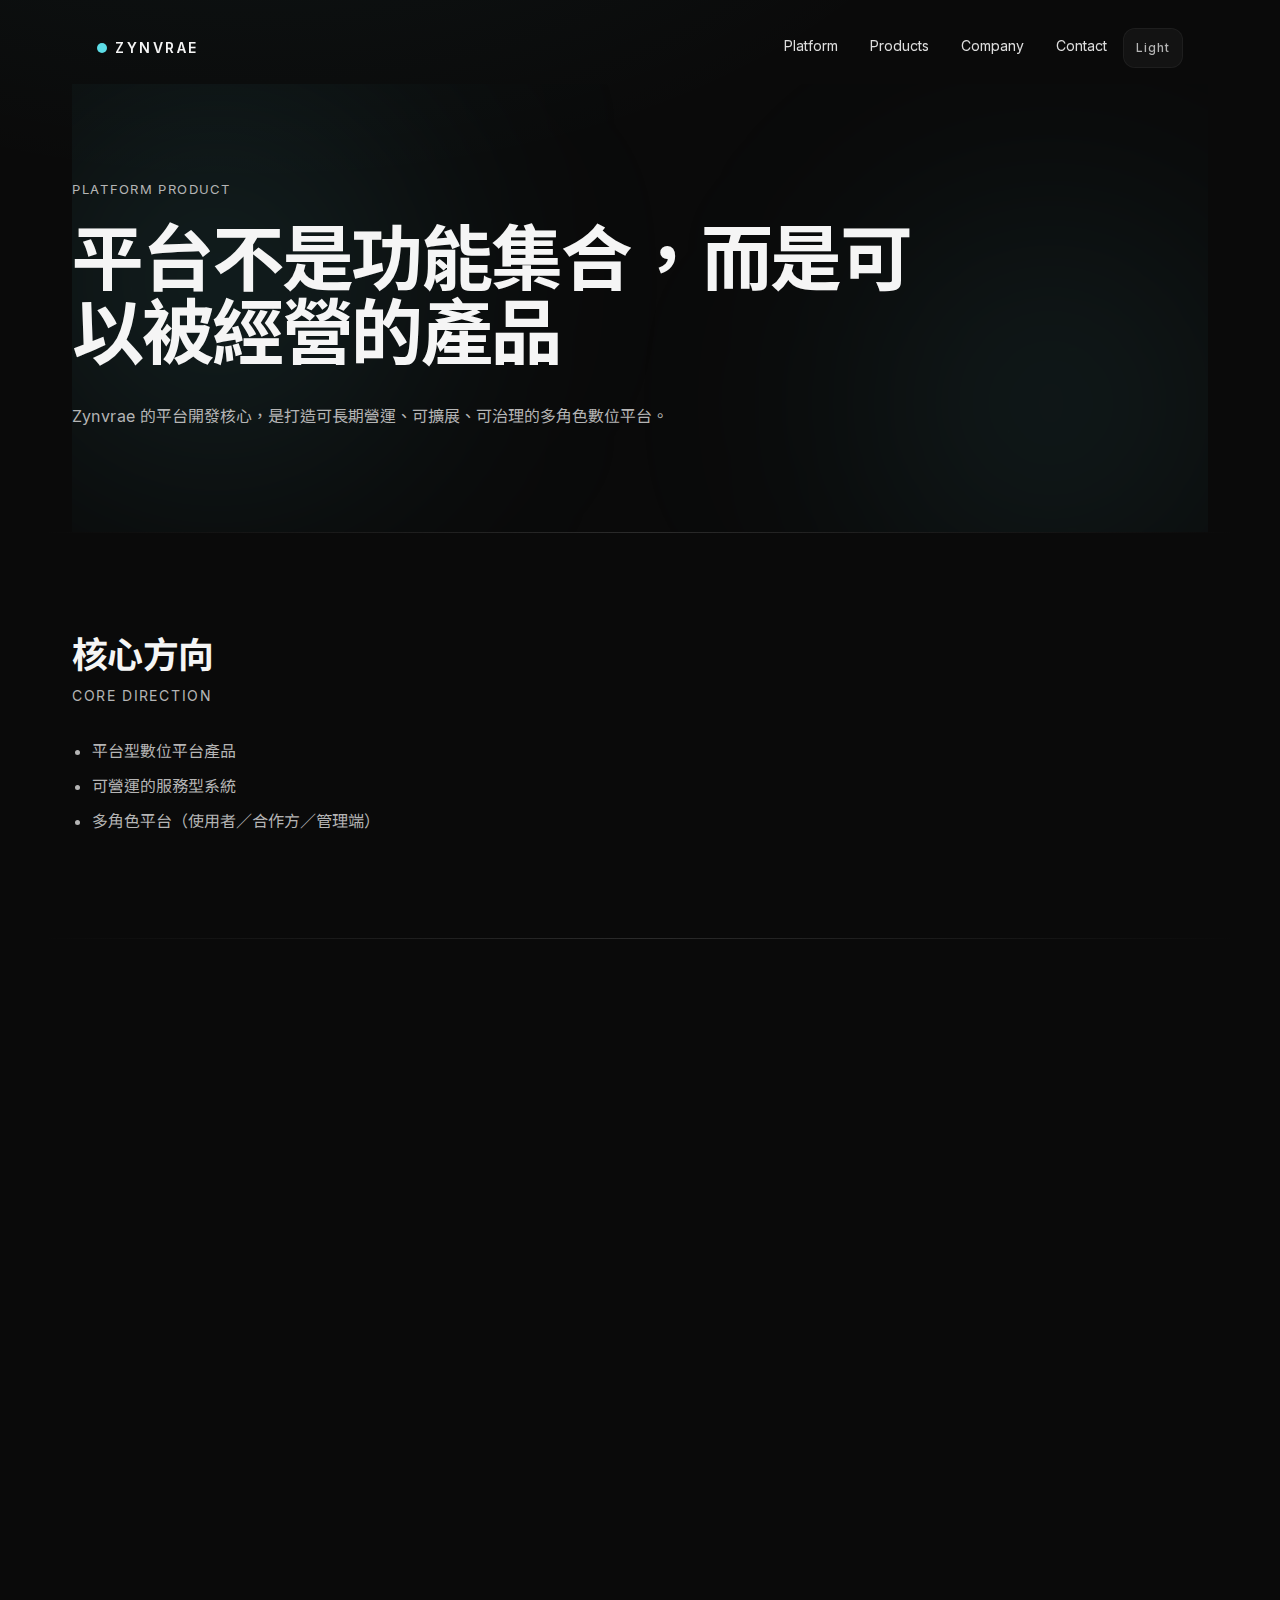
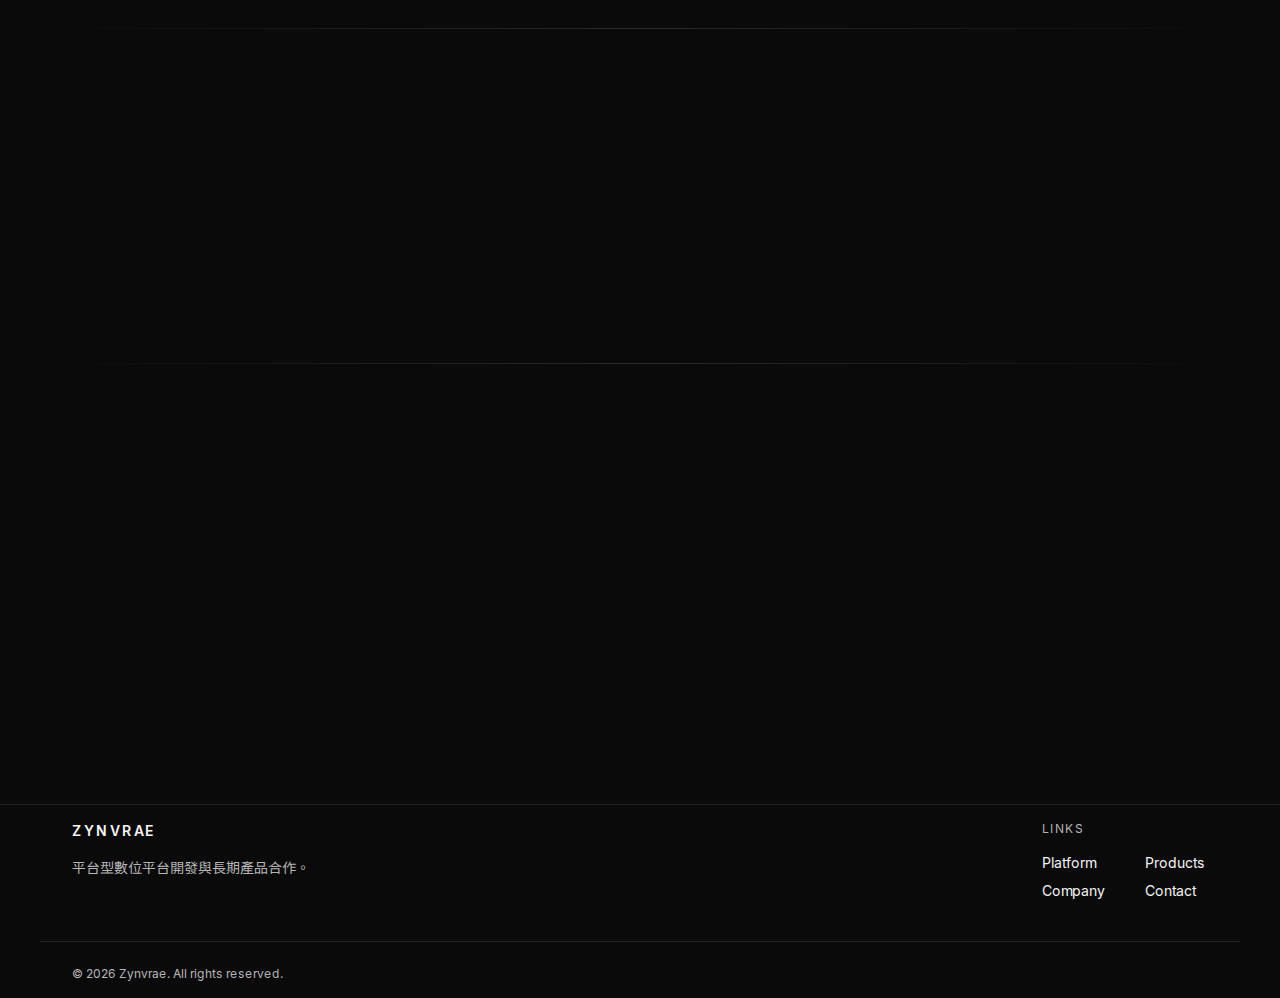
<file: principles/index.html>
<!DOCTYPE html><html lang="zh-Hant" data-theme="dark"><head><meta charSet="utf-8"/><meta name="viewport" content="width=device-width, initial-scale=1"/><link rel="stylesheet" href="/_next/static/css/ca1338c96a23f466.css" data-precedence="next"/><link rel="stylesheet" href="/_next/static/css/f47e0c7a1177291b.css" data-precedence="next"/><link rel="preload" as="script" fetchPriority="low" href="/_next/static/chunks/webpack-f53ecb8182024358.js"/><script src="/_next/static/chunks/fd9d1056-1f1f859026f5f0fa.js" async=""></script><script src="/_next/static/chunks/117-147e924b414dbd83.js" async=""></script><script src="/_next/static/chunks/main-app-55398a8f0e717e4e.js" async=""></script><script src="/_next/static/chunks/881-7bcaf8d8119149d9.js" async=""></script><script src="/_next/static/chunks/app/principles/page-8cee21e524a96c68.js" async=""></script><script src="/_next/static/chunks/972-0537cdcd71b907b3.js" async=""></script><script src="/_next/static/chunks/app/layout-33dbee028136f2d4.js" async=""></script><meta name="theme-color" media="(prefers-color-scheme: dark)" content="#0A0A0A"/><meta name="theme-color" media="(prefers-color-scheme: light)" content="#FFFFFF"/><title>平台方向 | Zynvrae</title><meta name="description" content="Zynvrae 平台方向：打造可營運、可擴展、可治理的多角色數位平台。"/><meta name="keywords" content="Zynvrae,平台型數位平台開發,平台營運導向,長期產品思維,可擴展架構"/><meta name="robots" content="index, follow"/><link rel="canonical" href="https://zynvrae.com/"/><meta property="og:title" content="Zynvrae | 平台型數位平台開發"/><meta property="og:description" content="Zynvrae 以平台型數位平台開發為核心，打造可長期營運、可擴展的數位服務產品。"/><meta property="og:url" content="https://zynvrae.com/"/><meta property="og:site_name" content="Zynvrae"/><meta property="og:locale" content="zh_TW"/><meta property="og:image:alt" content="Zynvrae | 平台型數位平台開發"/><meta property="og:image:type" content="image/png"/><meta property="og:image" content="https://zynvrae.com/opengraph-image?50713cf36af4d083"/><meta property="og:image:width" content="1200"/><meta property="og:image:height" content="630"/><meta property="og:type" content="website"/><meta name="twitter:card" content="summary_large_image"/><meta name="twitter:title" content="Zynvrae | 平台型數位平台開發"/><meta name="twitter:description" content="Zynvrae 以平台型數位平台開發為核心，打造可長期營運、可擴展的數位服務產品。"/><meta name="twitter:image" content="https://zynvrae.com/opengraph-image"/><script>(() => {
  try {
    const key = "zynvrae-theme";
    const stored = window.localStorage.getItem(key);
    document.documentElement.dataset.theme = stored === "light" ? "light" : "dark";
  } catch {
    document.documentElement.dataset.theme = "dark";
  }
})();</script><script src="/_next/static/chunks/polyfills-42372ed130431b0a.js" noModule=""></script></head><body class="__variable_f367f3 __variable_833e3a font-sans antialiased"><a href="#main-content" class="sr-only focus:not-sr-only focus:fixed focus:left-4 focus:top-4 focus:z-[100] focus:rounded-full focus:bg-surface focus:px-4 focus:py-2 focus:text-sm">跳到主要內容</a><div aria-hidden="true" class="fixed left-0 right-0 top-0 z-[80] h-[2px] origin-left bg-accent" style="transform:scaleX(0)"></div><div class="flex min-h-screen flex-col"><header class="sticky top-0 z-50"><div class="mx-auto w-full max-w-content px-5 md:px-8"><div class="mt-3 flex h-[72px] items-center justify-between rounded-full border px-4 transition-all duration-200 md:px-6 border-transparent bg-transparent"><a class="inline-flex items-center gap-2 text-sm font-semibold tracking-[0.18em] text-text" aria-label="Zynvrae 首頁" href="/"><span aria-hidden="true" class="inline-block h-2.5 w-2.5 rounded-full bg-accent"></span>ZYNVRAE</a><div class="hidden items-center gap-4 md:flex"><nav class="flex items-center gap-8" aria-label="主要導覽"><a class="group relative pb-1 text-sm text-text transition-opacity duration-200 hover:opacity-70 opacity-90" href="/platform/">Platform<span aria-hidden="true" class="absolute bottom-0 left-0 h-px w-full bg-text transition-opacity duration-200 opacity-0"></span></a><a class="group relative pb-1 text-sm text-text transition-opacity duration-200 hover:opacity-70 opacity-90" href="/products/">Products<span aria-hidden="true" class="absolute bottom-0 left-0 h-px w-full bg-text transition-opacity duration-200 opacity-0"></span></a><a class="group relative pb-1 text-sm text-text transition-opacity duration-200 hover:opacity-70 opacity-90" href="/company/">Company<span aria-hidden="true" class="absolute bottom-0 left-0 h-px w-full bg-text transition-opacity duration-200 opacity-0"></span></a><a class="group relative pb-1 text-sm text-text transition-opacity duration-200 hover:opacity-70 opacity-90" href="/contact/">Contact<span aria-hidden="true" class="absolute bottom-0 left-0 h-px w-full bg-text transition-opacity duration-200 opacity-0"></span></a></nav><button type="button" class="inline-flex h-10 items-center justify-center rounded-md border border-border/85 bg-surface-soft/70 px-3 text-xs font-medium tracking-[0.08em] text-muted transition hover:border-accent/45 hover:text-text" aria-label="切換為淺色模式" title="Light">Light</button></div><button type="button" class="inline-flex h-10 items-center justify-center rounded-full border border-[#444] px-4 text-sm text-text transition hover:opacity-70 md:hidden" aria-expanded="false" aria-controls="mobile-navigation" aria-label="切換導覽選單">Menu</button></div></div></header><main id="main-content" class="flex-1"><div class="mx-auto w-full max-w-content px-5 md:px-8"><section class="section-space relative overflow-hidden pb-[96px] pt-[80px] md:pt-[96px]"><div aria-hidden="true" class="pointer-events-none absolute -inset-x-[18vw] -inset-y-[36%] -z-10"><span class="absolute left-[6%] top-[10%] h-[560px] w-[560px] rounded-full blur-[120px]" style="background:radial-gradient(circle, hsl(var(--accent) / var(--glow-opacity-1)) 0%, transparent 74%)"></span><span class="absolute bottom-[4%] right-[8%] h-[520px] w-[520px] rounded-full blur-[116px]" style="background:radial-gradient(circle, hsl(var(--accent) / var(--glow-opacity-2)) 0%, transparent 76%)"></span></div><div class="max-w-4xl"><p class="eyebrow uppercase text-muted" style="opacity:0;transform:translateY(16px)">PLATFORM PRODUCT</p><h1 class="display-title mt-6" style="opacity:0;transform:translateY(16px)">平台不是功能集合，而是可以被經營的產品</h1><p class="body-text mt-8 max-w-3xl text-muted" style="opacity:0;transform:translateY(16px)">Zynvrae 的平台開發核心，是打造可長期營運、可擴展、可治理的多角色數位平台。</p></div></section></div><section class="section-space section-line"><div class="mx-auto w-full max-w-content px-5 md:px-8"><div><header><h2 class="section-title">核心方向</h2><p class="mt-2 text-sm uppercase tracking-[0.12em] text-muted">Core Direction</p></header><ul class="body-text mt-8 list-disc space-y-2 pl-5 text-muted"><li>平台型數位平台產品</li><li>可營運的服務型系統</li><li>多角色平台（使用者／合作方／管理端）</li></ul></div></div></section><section class="section-space section-line"><div class="mx-auto w-full max-w-content px-5 md:px-8"><div><header><h2 class="section-title">平台共通特徵</h2><p class="mt-2 text-sm uppercase tracking-[0.12em] text-muted">Common Traits</p></header></div><div class="mt-8 grid gap-8 md:grid-cols-2 xl:grid-cols-3"><div><div class="card-lift rounded-[14px] border border-border bg-card p-8 shadow-soft focus-visible:outline-none"><h3 class="sub-title">角色與權限設計</h3><p class="body-text mt-6 text-muted">明確定義使用者、合作方與管理端的角色邊界與權限治理。</p></div></div><div><div class="card-lift rounded-[14px] border border-border bg-card p-8 shadow-soft focus-visible:outline-none"><h3 class="sub-title">營運流程結構</h3><p class="body-text mt-6 text-muted">平台流程以實際營運為前提，確保可落地執行與持續運轉。</p></div></div><div><div class="card-lift rounded-[14px] border border-border bg-card p-8 shadow-soft focus-visible:outline-none"><h3 class="sub-title">擴展導向設計</h3><p class="body-text mt-6 text-muted">從開發初期即納入未來成長、維運與擴展需求。</p></div></div><div><div class="card-lift rounded-[14px] border border-border bg-card p-8 shadow-soft focus-visible:outline-none"><h3 class="sub-title">長期價值累積</h3><p class="body-text mt-6 text-muted">平台隨時間持續累積資料、流程與營運能力，而非短期功能堆疊。</p></div></div></div></div></section><section class="section-space section-line"><div class="mx-auto w-full max-w-content px-5 md:px-8"><div><header><h2 class="section-title">打造方式</h2><p class="mt-2 text-sm uppercase tracking-[0.12em] text-muted">Build Method</p></header><p class="body-text mt-8 max-w-4xl text-muted">我們從營運需求出發，反向設計系統結構與流程，並將長期維運能力納入架構決策，確保平台可以穩定成長。</p></div></div></section><section class="section-space section-line"><div class="mx-auto w-full max-w-content px-5 md:px-8"><div><header><h2 class="section-title">我們關注的能力</h2><p class="mt-2 text-sm uppercase tracking-[0.12em] text-muted">Platform Focus</p></header><ul class="body-text mt-8 list-disc space-y-2 pl-5 text-muted"><li>長期營運能力</li><li>平台結構與可擴展性</li><li>角色分工與權限治理</li><li>可持續成長的產品設計</li></ul></div></div></section></main><footer class="border-t border-border bg-bg py-16"><div class="mx-auto w-full max-w-content px-5 md:px-8 grid gap-10 md:grid-cols-12"><div class="md:col-span-5"><p class="text-sm font-semibold tracking-[0.18em] text-text">ZYNVRAE</p><p class="mt-4 max-w-md text-sm leading-relaxed text-muted">平台型數位平台開發與長期產品合作。</p></div><div class="md:col-span-7 md:justify-self-end"><p class="text-xs uppercase tracking-[0.12em] text-muted">Links</p><ul class="mt-4 grid grid-cols-2 gap-x-10 gap-y-2 text-sm text-text"><li><a class="transition hover:opacity-70" href="/platform/">Platform</a></li><li><a class="transition hover:opacity-70" href="/products/">Products</a></li><li><a class="transition hover:opacity-70" href="/company/">Company</a></li><li><a class="transition hover:opacity-70" href="/contact/">Contact</a></li></ul></div></div><div class="mx-auto w-full max-w-content px-5 md:px-8 mt-10 border-t border-border pt-6 text-xs text-muted"><p>© <!-- -->2026<!-- --> Zynvrae. All rights reserved.</p></div></footer></div><script src="/_next/static/chunks/webpack-f53ecb8182024358.js" async=""></script><script>(self.__next_f=self.__next_f||[]).push([0]);self.__next_f.push([2,null])</script><script>self.__next_f.push([1,"1:HL[\"/_next/static/css/ca1338c96a23f466.css\",\"style\"]\n2:HL[\"/_next/static/css/f47e0c7a1177291b.css\",\"style\"]\n"])</script><script>self.__next_f.push([1,"3:I[2846,[],\"\"]\n5:I[9848,[\"881\",\"static/chunks/881-7bcaf8d8119149d9.js\",\"447\",\"static/chunks/app/principles/page-8cee21e524a96c68.js\"],\"PageHero\"]\n6:I[3239,[\"881\",\"static/chunks/881-7bcaf8d8119149d9.js\",\"447\",\"static/chunks/app/principles/page-8cee21e524a96c68.js\"],\"Reveal\"]\n7:I[3239,[\"881\",\"static/chunks/881-7bcaf8d8119149d9.js\",\"447\",\"static/chunks/app/principles/page-8cee21e524a96c68.js\"],\"Stagger\"]\n8:I[3239,[\"881\",\"static/chunks/881-7bcaf8d8119149d9.js\",\"447\",\"static/chunks/app/principles/page-8cee21e524a96c68.js\"],\"StaggerItem\"]\n9:I[4707,[],\"\"]\na:I[6423,[],\"\"]\nb:I[1144,[\"881\",\"static/chunks/881-7bcaf8d8119149d9.js\",\"972\",\"static/chunks/972-0537cdcd71b907b3.js\",\"185\",\"static/chunks/app/layout-33dbee028136f2d4.js\"],\"ProgressBar\"]\nc:I[5908,[\"881\",\"static/chunks/881-7bcaf8d8119149d9.js\",\"972\",\"static/chunks/972-0537cdcd71b907b3.js\",\"185\",\"static/chunks/app/layout-33dbee028136f2d4.js\"],\"Navbar\"]\nd:I[2972,[\"881\",\"static/chunks/881-7bcaf8d8119149d9.js\",\"972\",\"static/chunks/972-0537cdcd71b907b3.js\",\"185\",\"static/chunks/app/layout-33dbee028136f2d4.js\"],\"\"]\nf:I[1060,[],\"\"]\n10:[]\n"])</script><script>self.__next_f.push([1,"0:[\"$\",\"$L3\",null,{\"buildId\":\"FSjOxrHepSV8234TSciwc\",\"assetPrefix\":\"\",\"urlParts\":[\"\",\"principles\",\"\"],\"initialTree\":[\"\",{\"children\":[\"principles\",{\"children\":[\"__PAGE__\",{}]}]},\"$undefined\",\"$undefined\",true],\"initialSeedData\":[\"\",{\"children\":[\"principles\",{\"children\":[\"__PAGE__\",{},[[\"$L4\",[[\"$\",\"div\",null,{\"className\":\"mx-auto w-full max-w-content px-5 md:px-8\",\"children\":[\"$\",\"$L5\",null,{\"kicker\":\"PLATFORM PRODUCT\",\"title\":\"平台不是功能集合，而是可以被經營的產品\",\"description\":\"Zynvrae 的平台開發核心，是打造可長期營運、可擴展、可治理的多角色數位平台。\"}]}],[\"$\",\"section\",null,{\"className\":\"section-space section-line\",\"children\":[\"$\",\"div\",null,{\"className\":\"mx-auto w-full max-w-content px-5 md:px-8\",\"children\":[\"$\",\"$L6\",null,{\"children\":[[\"$\",\"header\",null,{\"children\":[[\"$\",\"h2\",null,{\"className\":\"section-title\",\"children\":\"核心方向\"}],[\"$\",\"p\",null,{\"className\":\"mt-2 text-sm uppercase tracking-[0.12em] text-muted\",\"children\":\"Core Direction\"}]]}],[\"$\",\"ul\",null,{\"className\":\"body-text mt-8 list-disc space-y-2 pl-5 text-muted\",\"children\":[[\"$\",\"li\",null,{\"children\":\"平台型數位平台產品\"}],[\"$\",\"li\",null,{\"children\":\"可營運的服務型系統\"}],[\"$\",\"li\",null,{\"children\":\"多角色平台（使用者／合作方／管理端）\"}]]}]]}]}]}],[\"$\",\"section\",null,{\"className\":\"section-space section-line\",\"children\":[\"$\",\"div\",null,{\"className\":\"mx-auto w-full max-w-content px-5 md:px-8\",\"children\":[[\"$\",\"$L6\",null,{\"children\":[\"$\",\"header\",null,{\"children\":[[\"$\",\"h2\",null,{\"className\":\"section-title\",\"children\":\"平台共通特徵\"}],[\"$\",\"p\",null,{\"className\":\"mt-2 text-sm uppercase tracking-[0.12em] text-muted\",\"children\":\"Common Traits\"}]]}]}],[\"$\",\"$L7\",null,{\"className\":\"mt-8 grid gap-8 md:grid-cols-2 xl:grid-cols-3\",\"children\":[[\"$\",\"$L8\",null,{\"children\":[\"$\",\"div\",null,{\"className\":\"card-lift rounded-[14px] border border-border bg-card p-8 shadow-soft focus-visible:outline-none\",\"children\":[[\"$\",\"h3\",null,{\"className\":\"sub-title\",\"children\":\"角色與權限設計\"}],[\"$\",\"p\",null,{\"className\":\"body-text mt-6 text-muted\",\"children\":\"明確定義使用者、合作方與管理端的角色邊界與權限治理。\"}]]}]}],[\"$\",\"$L8\",null,{\"children\":[\"$\",\"div\",null,{\"className\":\"card-lift rounded-[14px] border border-border bg-card p-8 shadow-soft focus-visible:outline-none\",\"children\":[[\"$\",\"h3\",null,{\"className\":\"sub-title\",\"children\":\"營運流程結構\"}],[\"$\",\"p\",null,{\"className\":\"body-text mt-6 text-muted\",\"children\":\"平台流程以實際營運為前提，確保可落地執行與持續運轉。\"}]]}]}],[\"$\",\"$L8\",null,{\"children\":[\"$\",\"div\",null,{\"className\":\"card-lift rounded-[14px] border border-border bg-card p-8 shadow-soft focus-visible:outline-none\",\"children\":[[\"$\",\"h3\",null,{\"className\":\"sub-title\",\"children\":\"擴展導向設計\"}],[\"$\",\"p\",null,{\"className\":\"body-text mt-6 text-muted\",\"children\":\"從開發初期即納入未來成長、維運與擴展需求。\"}]]}]}],[\"$\",\"$L8\",null,{\"children\":[\"$\",\"div\",null,{\"className\":\"card-lift rounded-[14px] border border-border bg-card p-8 shadow-soft focus-visible:outline-none\",\"children\":[[\"$\",\"h3\",null,{\"className\":\"sub-title\",\"children\":\"長期價值累積\"}],[\"$\",\"p\",null,{\"className\":\"body-text mt-6 text-muted\",\"children\":\"平台隨時間持續累積資料、流程與營運能力，而非短期功能堆疊。\"}]]}]}]]}]]}]}],[\"$\",\"section\",null,{\"className\":\"section-space section-line\",\"children\":[\"$\",\"div\",null,{\"className\":\"mx-auto w-full max-w-content px-5 md:px-8\",\"children\":[\"$\",\"$L6\",null,{\"children\":[[\"$\",\"header\",null,{\"children\":[[\"$\",\"h2\",null,{\"className\":\"section-title\",\"children\":\"打造方式\"}],[\"$\",\"p\",null,{\"className\":\"mt-2 text-sm uppercase tracking-[0.12em] text-muted\",\"children\":\"Build Method\"}]]}],[\"$\",\"p\",null,{\"className\":\"body-text mt-8 max-w-4xl text-muted\",\"children\":\"我們從營運需求出發，反向設計系統結構與流程，並將長期維運能力納入架構決策，確保平台可以穩定成長。\"}]]}]}]}],[\"$\",\"section\",null,{\"className\":\"section-space section-line\",\"children\":[\"$\",\"div\",null,{\"className\":\"mx-auto w-full max-w-content px-5 md:px-8\",\"children\":[\"$\",\"$L6\",null,{\"children\":[[\"$\",\"header\",null,{\"children\":[[\"$\",\"h2\",null,{\"className\":\"section-title\",\"children\":\"我們關注的能力\"}],[\"$\",\"p\",null,{\"className\":\"mt-2 text-sm uppercase tracking-[0.12em] text-muted\",\"children\":\"Platform Focus\"}]]}],[\"$\",\"ul\",null,{\"className\":\"body-text mt-8 list-disc space-y-2 pl-5 text-muted\",\"children\":[[\"$\",\"li\",null,{\"children\":\"長期營運能力\"}],[\"$\",\"li\",null,{\"children\":\"平台結構與可擴展性\"}],[\"$\",\"li\",null,{\"children\":\"角色分工與權限治理\"}],[\"$\",\"li\",null,{\"children\":\"可持續成長的產品設計\"}]]}]]}]}]}]],null],null],null]},[null,[\"$\",\"$L9\",null,{\"parallelRouterKey\":\"children\",\"segmentPath\":[\"children\",\"principles\",\"children\"],\"error\":\"$undefined\",\"errorStyles\":\"$undefined\",\"errorScripts\":\"$undefined\",\"template\":[\"$\",\"$La\",null,{}],\"templateStyles\":\"$undefined\",\"templateScripts\":\"$undefined\",\"notFound\":\"$undefined\",\"notFoundStyles\":\"$undefined\"}]],null]},[[[[\"$\",\"link\",\"0\",{\"rel\":\"stylesheet\",\"href\":\"/_next/static/css/ca1338c96a23f466.css\",\"precedence\":\"next\",\"crossOrigin\":\"$undefined\"}],[\"$\",\"link\",\"1\",{\"rel\":\"stylesheet\",\"href\":\"/_next/static/css/f47e0c7a1177291b.css\",\"precedence\":\"next\",\"crossOrigin\":\"$undefined\"}]],[\"$\",\"html\",null,{\"lang\":\"zh-Hant\",\"data-theme\":\"dark\",\"suppressHydrationWarning\":true,\"children\":[[\"$\",\"head\",null,{\"children\":[\"$\",\"script\",null,{\"dangerouslySetInnerHTML\":{\"__html\":\"(() =\u003e {\\n  try {\\n    const key = \\\"zynvrae-theme\\\";\\n    const stored = window.localStorage.getItem(key);\\n    document.documentElement.dataset.theme = stored === \\\"light\\\" ? \\\"light\\\" : \\\"dark\\\";\\n  } catch {\\n    document.documentElement.dataset.theme = \\\"dark\\\";\\n  }\\n})();\"}}]}],[\"$\",\"body\",null,{\"className\":\"__variable_f367f3 __variable_833e3a font-sans antialiased\",\"children\":[[\"$\",\"a\",null,{\"href\":\"#main-content\",\"className\":\"sr-only focus:not-sr-only focus:fixed focus:left-4 focus:top-4 focus:z-[100] focus:rounded-full focus:bg-surface focus:px-4 focus:py-2 focus:text-sm\",\"children\":\"跳到主要內容\"}],[\"$\",\"$Lb\",null,{}],[\"$\",\"div\",null,{\"className\":\"flex min-h-screen flex-col\",\"children\":[[\"$\",\"$Lc\",null,{}],[\"$\",\"main\",null,{\"id\":\"main-content\",\"className\":\"flex-1\",\"children\":[\"$\",\"$L9\",null,{\"parallelRouterKey\":\"children\",\"segmentPath\":[\"children\"],\"error\":\"$undefined\",\"errorStyles\":\"$undefined\",\"errorScripts\":\"$undefined\",\"template\":[\"$\",\"$La\",null,{}],\"templateStyles\":\"$undefined\",\"templateScripts\":\"$undefined\",\"notFound\":[\"$\",\"section\",null,{\"className\":\"section-space pt-16\",\"children\":[\"$\",\"div\",null,{\"className\":\"mx-auto w-full max-w-content px-5 md:px-8 max-w-2xl text-center\",\"children\":[[\"$\",\"p\",null,{\"className\":\"text-xs uppercase tracking-[0.12em] text-muted\",\"children\":\"404\"}],[\"$\",\"h1\",null,{\"className\":\"mt-3 text-4xl font-semibold tracking-tight text-text sm:text-5xl\",\"children\":\"找不到這個頁面\"}],[\"$\",\"p\",null,{\"className\":\"mt-4 text-sm leading-relaxed text-muted sm:text-base\",\"children\":\"這個連結可能已經更新。你可以回到首頁或查看目前公開的產品與更新。\"}],[\"$\",\"div\",null,{\"className\":\"mt-8 flex justify-center gap-3\",\"children\":[[\"$\",\"$Ld\",null,{\"href\":\"/\",\"className\":\"inline-flex items-center justify-center whitespace-nowrap rounded-full border text-sm font-semibold transition duration-200 focus-visible:outline-none focus-visible:ring-2 focus-visible:ring-accent disabled:pointer-events-none disabled:opacity-55 border-transparent bg-accent text-black hover:brightness-110 h-11 px-5\",\"children\":\"回首頁\"}],[\"$\",\"$Ld\",null,{\"href\":\"/products\",\"className\":\"inline-flex items-center justify-center whitespace-nowrap rounded-full border text-sm font-semibold transition duration-200 focus-visible:outline-none focus-visible:ring-2 focus-visible:ring-accent disabled:pointer-events-none disabled:opacity-55 border-[#444] bg-transparent text-text hover:border-accent hover:text-text h-11 px-5\",\"children\":\"看產品\"}]]}]]}]}],\"notFoundStyles\":[]}]}],[\"$\",\"footer\",null,{\"className\":\"border-t border-border bg-bg py-16\",\"children\":[[\"$\",\"div\",null,{\"className\":\"mx-auto w-full max-w-content px-5 md:px-8 grid gap-10 md:grid-cols-12\",\"children\":[[\"$\",\"div\",null,{\"className\":\"md:col-span-5\",\"children\":[[\"$\",\"p\",null,{\"className\":\"text-sm font-semibold tracking-[0.18em] text-text\",\"children\":\"ZYNVRAE\"}],[\"$\",\"p\",null,{\"className\":\"mt-4 max-w-md text-sm leading-relaxed text-muted\",\"children\":\"平台型數位平台開發與長期產品合作。\"}]]}],[\"$\",\"div\",null,{\"className\":\"md:col-span-7 md:justify-self-end\",\"children\":[[\"$\",\"p\",null,{\"className\":\"text-xs uppercase tracking-[0.12em] text-muted\",\"children\":\"Links\"}],[\"$\",\"ul\",null,{\"className\":\"mt-4 grid grid-cols-2 gap-x-10 gap-y-2 text-sm text-text\",\"children\":[[\"$\",\"li\",\"/platform\",{\"children\":[\"$\",\"$Ld\",null,{\"href\":\"/platform\",\"className\":\"transition hover:opacity-70\",\"children\":\"Platform\"}]}],[\"$\",\"li\",\"/products\",{\"children\":[\"$\",\"$Ld\",null,{\"href\":\"/products\",\"className\":\"transition hover:opacity-70\",\"children\":\"Products\"}]}],[\"$\",\"li\",\"/company\",{\"children\":[\"$\",\"$Ld\",null,{\"href\":\"/company\",\"className\":\"transition hover:opacity-70\",\"children\":\"Company\"}]}],[\"$\",\"li\",\"/contact\",{\"children\":[\"$\",\"$Ld\",null,{\"href\":\"/contact\",\"className\":\"transition hover:opacity-70\",\"children\":\"Contact\"}]}]]}]]}]]}],[\"$\",\"div\",null,{\"className\":\"mx-auto w-full max-w-content px-5 md:px-8 mt-10 border-t border-border pt-6 text-xs text-muted\",\"children\":[\"$\",\"p\",null,{\"children\":[\"© \",2026,\" Zynvrae. All rights reserved.\"]}]}]]}]]}]]}]]}]],null],null],\"couldBeIntercepted\":false,\"initialHead\":[null,\"$Le\"],\"globalErrorComponent\":\"$f\",\"missingSlots\":\"$W10\"}]\n"])</script><script>self.__next_f.push([1,"e:[[\"$\",\"meta\",\"0\",{\"name\":\"viewport\",\"content\":\"width=device-width, initial-scale=1\"}],[\"$\",\"meta\",\"1\",{\"name\":\"theme-color\",\"media\":\"(prefers-color-scheme: dark)\",\"content\":\"#0A0A0A\"}],[\"$\",\"meta\",\"2\",{\"name\":\"theme-color\",\"media\":\"(prefers-color-scheme: light)\",\"content\":\"#FFFFFF\"}],[\"$\",\"meta\",\"3\",{\"charSet\":\"utf-8\"}],[\"$\",\"title\",\"4\",{\"children\":\"平台方向 | Zynvrae\"}],[\"$\",\"meta\",\"5\",{\"name\":\"description\",\"content\":\"Zynvrae 平台方向：打造可營運、可擴展、可治理的多角色數位平台。\"}],[\"$\",\"meta\",\"6\",{\"name\":\"keywords\",\"content\":\"Zynvrae,平台型數位平台開發,平台營運導向,長期產品思維,可擴展架構\"}],[\"$\",\"meta\",\"7\",{\"name\":\"robots\",\"content\":\"index, follow\"}],[\"$\",\"link\",\"8\",{\"rel\":\"canonical\",\"href\":\"https://zynvrae.com/\"}],[\"$\",\"meta\",\"9\",{\"property\":\"og:title\",\"content\":\"Zynvrae | 平台型數位平台開發\"}],[\"$\",\"meta\",\"10\",{\"property\":\"og:description\",\"content\":\"Zynvrae 以平台型數位平台開發為核心，打造可長期營運、可擴展的數位服務產品。\"}],[\"$\",\"meta\",\"11\",{\"property\":\"og:url\",\"content\":\"https://zynvrae.com/\"}],[\"$\",\"meta\",\"12\",{\"property\":\"og:site_name\",\"content\":\"Zynvrae\"}],[\"$\",\"meta\",\"13\",{\"property\":\"og:locale\",\"content\":\"zh_TW\"}],[\"$\",\"meta\",\"14\",{\"property\":\"og:image:alt\",\"content\":\"Zynvrae | 平台型數位平台開發\"}],[\"$\",\"meta\",\"15\",{\"property\":\"og:image:type\",\"content\":\"image/png\"}],[\"$\",\"meta\",\"16\",{\"property\":\"og:image\",\"content\":\"https://zynvrae.com/opengraph-image?50713cf36af4d083\"}],[\"$\",\"meta\",\"17\",{\"property\":\"og:image:width\",\"content\":\"1200\"}],[\"$\",\"meta\",\"18\",{\"property\":\"og:image:height\",\"content\":\"630\"}],[\"$\",\"meta\",\"19\",{\"property\":\"og:type\",\"content\":\"website\"}],[\"$\",\"meta\",\"20\",{\"name\":\"twitter:card\",\"content\":\"summary_large_image\"}],[\"$\",\"meta\",\"21\",{\"name\":\"twitter:title\",\"content\":\"Zynvrae | 平台型數位平台開發\"}],[\"$\",\"meta\",\"22\",{\"name\":\"twitter:description\",\"content\":\"Zynvrae 以平台型數位平台開發為核心，打造可長期營運、可擴展的數位服務產品。\"}],[\"$\",\"meta\",\"23\",{\"name\":\"twitter:image\",\"content\":\"https://zynvrae.com/opengraph-image\"}]]\n"])</script><script>self.__next_f.push([1,"4:null\n"])</script></body></html>
</file>
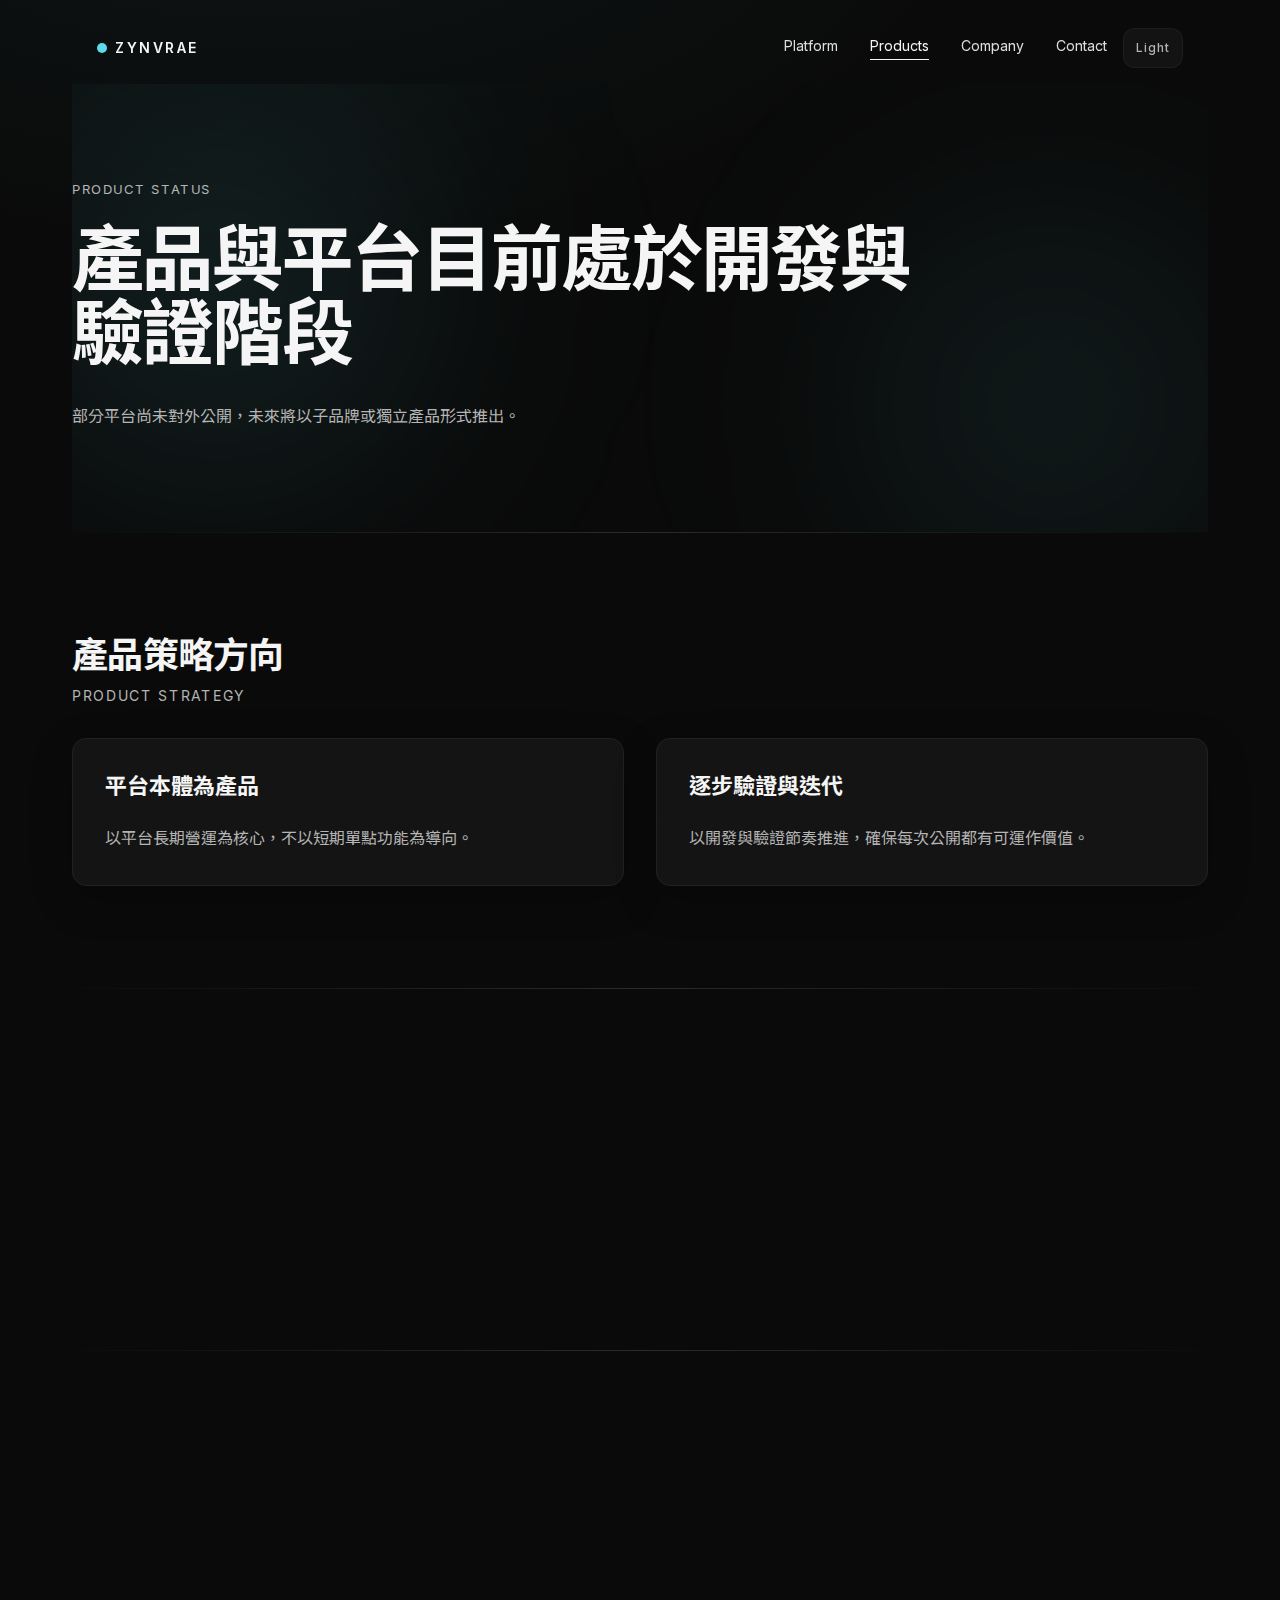
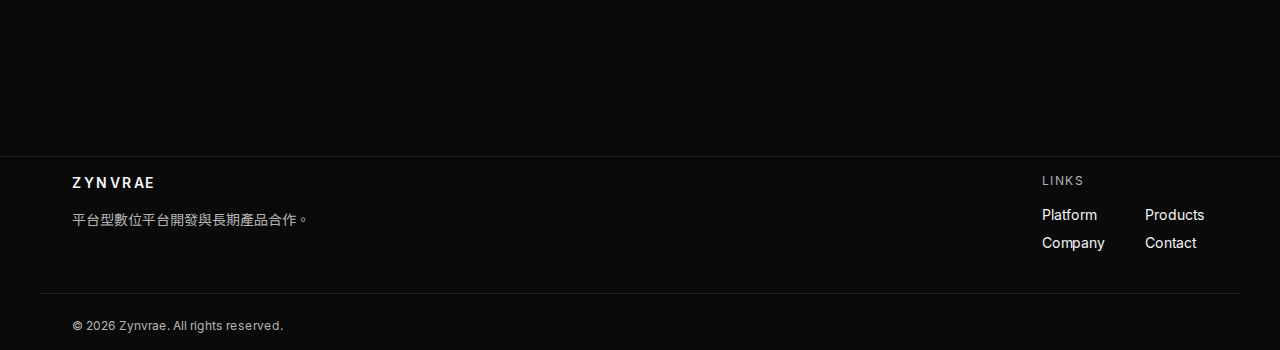
<file: products/index.html>
<!DOCTYPE html><html lang="zh-Hant" data-theme="dark"><head><meta charSet="utf-8"/><meta name="viewport" content="width=device-width, initial-scale=1"/><link rel="stylesheet" href="/_next/static/css/ca1338c96a23f466.css" data-precedence="next"/><link rel="stylesheet" href="/_next/static/css/f47e0c7a1177291b.css" data-precedence="next"/><link rel="preload" as="script" fetchPriority="low" href="/_next/static/chunks/webpack-f53ecb8182024358.js"/><script src="/_next/static/chunks/fd9d1056-1f1f859026f5f0fa.js" async=""></script><script src="/_next/static/chunks/117-147e924b414dbd83.js" async=""></script><script src="/_next/static/chunks/main-app-55398a8f0e717e4e.js" async=""></script><script src="/_next/static/chunks/881-7bcaf8d8119149d9.js" async=""></script><script src="/_next/static/chunks/app/products/page-39013dccca25edfe.js" async=""></script><script src="/_next/static/chunks/972-0537cdcd71b907b3.js" async=""></script><script src="/_next/static/chunks/app/layout-33dbee028136f2d4.js" async=""></script><meta name="theme-color" media="(prefers-color-scheme: dark)" content="#0A0A0A"/><meta name="theme-color" media="(prefers-color-scheme: light)" content="#FFFFFF"/><title>產品狀態 | Zynvrae</title><meta name="description" content="Zynvrae 產品與平台目前處於開發與驗證階段，未來將以子品牌或獨立產品形式推出。"/><meta name="keywords" content="Zynvrae,平台型數位平台開發,平台營運導向,長期產品思維,可擴展架構"/><meta name="robots" content="index, follow"/><link rel="canonical" href="https://zynvrae.com/"/><meta property="og:title" content="Zynvrae | 平台型數位平台開發"/><meta property="og:description" content="Zynvrae 以平台型數位平台開發為核心，打造可長期營運、可擴展的數位服務產品。"/><meta property="og:url" content="https://zynvrae.com/"/><meta property="og:site_name" content="Zynvrae"/><meta property="og:locale" content="zh_TW"/><meta property="og:image:alt" content="Zynvrae | 平台型數位平台開發"/><meta property="og:image:type" content="image/png"/><meta property="og:image" content="https://zynvrae.com/opengraph-image?50713cf36af4d083"/><meta property="og:image:width" content="1200"/><meta property="og:image:height" content="630"/><meta property="og:type" content="website"/><meta name="twitter:card" content="summary_large_image"/><meta name="twitter:title" content="Zynvrae | 平台型數位平台開發"/><meta name="twitter:description" content="Zynvrae 以平台型數位平台開發為核心，打造可長期營運、可擴展的數位服務產品。"/><meta name="twitter:image" content="https://zynvrae.com/opengraph-image"/><script>(() => {
  try {
    const key = "zynvrae-theme";
    const stored = window.localStorage.getItem(key);
    document.documentElement.dataset.theme = stored === "light" ? "light" : "dark";
  } catch {
    document.documentElement.dataset.theme = "dark";
  }
})();</script><script src="/_next/static/chunks/polyfills-42372ed130431b0a.js" noModule=""></script></head><body class="__variable_f367f3 __variable_833e3a font-sans antialiased"><a href="#main-content" class="sr-only focus:not-sr-only focus:fixed focus:left-4 focus:top-4 focus:z-[100] focus:rounded-full focus:bg-surface focus:px-4 focus:py-2 focus:text-sm">跳到主要內容</a><div aria-hidden="true" class="fixed left-0 right-0 top-0 z-[80] h-[2px] origin-left bg-accent" style="transform:scaleX(0)"></div><div class="flex min-h-screen flex-col"><header class="sticky top-0 z-50"><div class="mx-auto w-full max-w-content px-5 md:px-8"><div class="mt-3 flex h-[72px] items-center justify-between rounded-full border px-4 transition-all duration-200 md:px-6 border-transparent bg-transparent"><a class="inline-flex items-center gap-2 text-sm font-semibold tracking-[0.18em] text-text" aria-label="Zynvrae 首頁" href="/"><span aria-hidden="true" class="inline-block h-2.5 w-2.5 rounded-full bg-accent"></span>ZYNVRAE</a><div class="hidden items-center gap-4 md:flex"><nav class="flex items-center gap-8" aria-label="主要導覽"><a class="group relative pb-1 text-sm text-text transition-opacity duration-200 hover:opacity-70 opacity-90" href="/platform/">Platform<span aria-hidden="true" class="absolute bottom-0 left-0 h-px w-full bg-text transition-opacity duration-200 opacity-0"></span></a><a aria-current="page" class="group relative pb-1 text-sm text-text transition-opacity duration-200 hover:opacity-70 opacity-100" href="/products/">Products<span aria-hidden="true" class="absolute bottom-0 left-0 h-px w-full bg-text transition-opacity duration-200 opacity-100"></span></a><a class="group relative pb-1 text-sm text-text transition-opacity duration-200 hover:opacity-70 opacity-90" href="/company/">Company<span aria-hidden="true" class="absolute bottom-0 left-0 h-px w-full bg-text transition-opacity duration-200 opacity-0"></span></a><a class="group relative pb-1 text-sm text-text transition-opacity duration-200 hover:opacity-70 opacity-90" href="/contact/">Contact<span aria-hidden="true" class="absolute bottom-0 left-0 h-px w-full bg-text transition-opacity duration-200 opacity-0"></span></a></nav><button type="button" class="inline-flex h-10 items-center justify-center rounded-md border border-border/85 bg-surface-soft/70 px-3 text-xs font-medium tracking-[0.08em] text-muted transition hover:border-accent/45 hover:text-text" aria-label="切換為淺色模式" title="Light">Light</button></div><button type="button" class="inline-flex h-10 items-center justify-center rounded-full border border-[#444] px-4 text-sm text-text transition hover:opacity-70 md:hidden" aria-expanded="false" aria-controls="mobile-navigation" aria-label="切換導覽選單">Menu</button></div></div></header><main id="main-content" class="flex-1"><div class="mx-auto w-full max-w-content px-5 md:px-8"><section class="section-space relative overflow-hidden pb-[96px] pt-[80px] md:pt-[96px]"><div aria-hidden="true" class="pointer-events-none absolute -inset-x-[18vw] -inset-y-[36%] -z-10"><span class="absolute left-[6%] top-[10%] h-[560px] w-[560px] rounded-full blur-[120px]" style="background:radial-gradient(circle, hsl(var(--accent) / var(--glow-opacity-1)) 0%, transparent 74%)"></span><span class="absolute bottom-[4%] right-[8%] h-[520px] w-[520px] rounded-full blur-[116px]" style="background:radial-gradient(circle, hsl(var(--accent) / var(--glow-opacity-2)) 0%, transparent 76%)"></span></div><div class="max-w-4xl"><p class="eyebrow uppercase text-muted" style="opacity:0;transform:translateY(16px)">PRODUCT STATUS</p><h1 class="display-title mt-6" style="opacity:0;transform:translateY(16px)">產品與平台目前處於開發與驗證階段</h1><p class="body-text mt-8 max-w-3xl text-muted" style="opacity:0;transform:translateY(16px)">部分平台尚未對外公開，未來將以子品牌或獨立產品形式推出。</p></div></section></div><section class="section-space section-line"><div class="mx-auto w-full max-w-content px-5 md:px-8"><div><header><h2 class="section-title">產品策略方向</h2><p class="mt-2 text-sm uppercase tracking-[0.12em] text-muted">Product Strategy</p></header></div><div class="mt-8 grid gap-8 md:grid-cols-2"><div><div class="card-lift rounded-[14px] border border-border bg-card p-8 shadow-soft focus-visible:outline-none"><h3 class="sub-title">平台本體為產品</h3><p class="body-text mt-6 text-muted">以平台長期營運為核心，不以短期單點功能為導向。</p></div></div><div><div class="card-lift rounded-[14px] border border-border bg-card p-8 shadow-soft focus-visible:outline-none"><h3 class="sub-title">逐步驗證與迭代</h3><p class="body-text mt-6 text-muted">以開發與驗證節奏推進，確保每次公開都有可運作價值。</p></div></div></div></div></section><section class="section-space section-line"><div class="mx-auto w-full max-w-content px-5 md:px-8"><div><header><h2 class="section-title">行銷與成長能力定位</h2><p class="mt-2 text-sm uppercase tracking-[0.12em] text-muted">Growth Capability</p></header><p class="body-text mt-8 max-w-4xl text-muted">Zynvrae 具備行銷與技術整合能力，主要用於支援自有平台與合作產品的成長與轉換。這項能力屬於平台營運的一部分，並非以大量對外接案為主要營運模式。</p></div></div></section><section class="section-space section-line"><div class="mx-auto w-full max-w-content px-5 md:px-8"><div><header><h2 class="section-title">下一階段</h2><p class="mt-2 text-sm uppercase tracking-[0.12em] text-muted">Next Step</p></header><ul class="body-text mt-8 list-disc space-y-2 pl-5 text-muted"><li>持續進行平台驗證與流程優化。</li><li>依產品成熟度分階段對外公開。</li><li>以子品牌或獨立產品形式發布。</li></ul></div></div></section></main><footer class="border-t border-border bg-bg py-16"><div class="mx-auto w-full max-w-content px-5 md:px-8 grid gap-10 md:grid-cols-12"><div class="md:col-span-5"><p class="text-sm font-semibold tracking-[0.18em] text-text">ZYNVRAE</p><p class="mt-4 max-w-md text-sm leading-relaxed text-muted">平台型數位平台開發與長期產品合作。</p></div><div class="md:col-span-7 md:justify-self-end"><p class="text-xs uppercase tracking-[0.12em] text-muted">Links</p><ul class="mt-4 grid grid-cols-2 gap-x-10 gap-y-2 text-sm text-text"><li><a class="transition hover:opacity-70" href="/platform/">Platform</a></li><li><a class="transition hover:opacity-70" href="/products/">Products</a></li><li><a class="transition hover:opacity-70" href="/company/">Company</a></li><li><a class="transition hover:opacity-70" href="/contact/">Contact</a></li></ul></div></div><div class="mx-auto w-full max-w-content px-5 md:px-8 mt-10 border-t border-border pt-6 text-xs text-muted"><p>© <!-- -->2026<!-- --> Zynvrae. All rights reserved.</p></div></footer></div><script src="/_next/static/chunks/webpack-f53ecb8182024358.js" async=""></script><script>(self.__next_f=self.__next_f||[]).push([0]);self.__next_f.push([2,null])</script><script>self.__next_f.push([1,"1:HL[\"/_next/static/css/ca1338c96a23f466.css\",\"style\"]\n2:HL[\"/_next/static/css/f47e0c7a1177291b.css\",\"style\"]\n"])</script><script>self.__next_f.push([1,"3:I[2846,[],\"\"]\n5:I[9848,[\"881\",\"static/chunks/881-7bcaf8d8119149d9.js\",\"286\",\"static/chunks/app/products/page-39013dccca25edfe.js\"],\"PageHero\"]\n6:I[3239,[\"881\",\"static/chunks/881-7bcaf8d8119149d9.js\",\"286\",\"static/chunks/app/products/page-39013dccca25edfe.js\"],\"Reveal\"]\n7:I[3239,[\"881\",\"static/chunks/881-7bcaf8d8119149d9.js\",\"286\",\"static/chunks/app/products/page-39013dccca25edfe.js\"],\"Stagger\"]\n8:I[3239,[\"881\",\"static/chunks/881-7bcaf8d8119149d9.js\",\"286\",\"static/chunks/app/products/page-39013dccca25edfe.js\"],\"StaggerItem\"]\n9:I[4707,[],\"\"]\na:I[6423,[],\"\"]\nb:I[1144,[\"881\",\"static/chunks/881-7bcaf8d8119149d9.js\",\"972\",\"static/chunks/972-0537cdcd71b907b3.js\",\"185\",\"static/chunks/app/layout-33dbee028136f2d4.js\"],\"ProgressBar\"]\nc:I[5908,[\"881\",\"static/chunks/881-7bcaf8d8119149d9.js\",\"972\",\"static/chunks/972-0537cdcd71b907b3.js\",\"185\",\"static/chunks/app/layout-33dbee028136f2d4.js\"],\"Navbar\"]\nd:I[2972,[\"881\",\"static/chunks/881-7bcaf8d8119149d9.js\",\"972\",\"static/chunks/972-0537cdcd71b907b3.js\",\"185\",\"static/chunks/app/layout-33dbee028136f2d4.js\"],\"\"]\nf:I[1060,[],\"\"]\n10:[]\n"])</script><script>self.__next_f.push([1,"0:[\"$\",\"$L3\",null,{\"buildId\":\"3kx0bdH_dKPqqkoZbirGx\",\"assetPrefix\":\"\",\"urlParts\":[\"\",\"products\",\"\"],\"initialTree\":[\"\",{\"children\":[\"products\",{\"children\":[\"__PAGE__\",{}]}]},\"$undefined\",\"$undefined\",true],\"initialSeedData\":[\"\",{\"children\":[\"products\",{\"children\":[\"__PAGE__\",{},[[\"$L4\",[[\"$\",\"div\",null,{\"className\":\"mx-auto w-full max-w-content px-5 md:px-8\",\"children\":[\"$\",\"$L5\",null,{\"kicker\":\"PRODUCT STATUS\",\"title\":\"產品與平台目前處於開發與驗證階段\",\"description\":\"部分平台尚未對外公開，未來將以子品牌或獨立產品形式推出。\"}]}],[\"$\",\"section\",null,{\"className\":\"section-space section-line\",\"children\":[\"$\",\"div\",null,{\"className\":\"mx-auto w-full max-w-content px-5 md:px-8\",\"children\":[[\"$\",\"$L6\",null,{\"children\":[\"$\",\"header\",null,{\"children\":[[\"$\",\"h2\",null,{\"className\":\"section-title\",\"children\":\"產品策略方向\"}],[\"$\",\"p\",null,{\"className\":\"mt-2 text-sm uppercase tracking-[0.12em] text-muted\",\"children\":\"Product Strategy\"}]]}]}],[\"$\",\"$L7\",null,{\"className\":\"mt-8 grid gap-8 md:grid-cols-2\",\"children\":[[\"$\",\"$L8\",null,{\"children\":[\"$\",\"div\",null,{\"className\":\"card-lift rounded-[14px] border border-border bg-card p-8 shadow-soft focus-visible:outline-none\",\"children\":[[\"$\",\"h3\",null,{\"className\":\"sub-title\",\"children\":\"平台本體為產品\"}],[\"$\",\"p\",null,{\"className\":\"body-text mt-6 text-muted\",\"children\":\"以平台長期營運為核心，不以短期單點功能為導向。\"}]]}]}],[\"$\",\"$L8\",null,{\"children\":[\"$\",\"div\",null,{\"className\":\"card-lift rounded-[14px] border border-border bg-card p-8 shadow-soft focus-visible:outline-none\",\"children\":[[\"$\",\"h3\",null,{\"className\":\"sub-title\",\"children\":\"逐步驗證與迭代\"}],[\"$\",\"p\",null,{\"className\":\"body-text mt-6 text-muted\",\"children\":\"以開發與驗證節奏推進，確保每次公開都有可運作價值。\"}]]}]}]]}]]}]}],[\"$\",\"section\",null,{\"className\":\"section-space section-line\",\"children\":[\"$\",\"div\",null,{\"className\":\"mx-auto w-full max-w-content px-5 md:px-8\",\"children\":[\"$\",\"$L6\",null,{\"children\":[[\"$\",\"header\",null,{\"children\":[[\"$\",\"h2\",null,{\"className\":\"section-title\",\"children\":\"行銷與成長能力定位\"}],[\"$\",\"p\",null,{\"className\":\"mt-2 text-sm uppercase tracking-[0.12em] text-muted\",\"children\":\"Growth Capability\"}]]}],[\"$\",\"p\",null,{\"className\":\"body-text mt-8 max-w-4xl text-muted\",\"children\":\"Zynvrae 具備行銷與技術整合能力，主要用於支援自有平台與合作產品的成長與轉換。這項能力屬於平台營運的一部分，並非以大量對外接案為主要營運模式。\"}]]}]}]}],[\"$\",\"section\",null,{\"className\":\"section-space section-line\",\"children\":[\"$\",\"div\",null,{\"className\":\"mx-auto w-full max-w-content px-5 md:px-8\",\"children\":[\"$\",\"$L6\",null,{\"children\":[[\"$\",\"header\",null,{\"children\":[[\"$\",\"h2\",null,{\"className\":\"section-title\",\"children\":\"下一階段\"}],[\"$\",\"p\",null,{\"className\":\"mt-2 text-sm uppercase tracking-[0.12em] text-muted\",\"children\":\"Next Step\"}]]}],[\"$\",\"ul\",null,{\"className\":\"body-text mt-8 list-disc space-y-2 pl-5 text-muted\",\"children\":[[\"$\",\"li\",null,{\"children\":\"持續進行平台驗證與流程優化。\"}],[\"$\",\"li\",null,{\"children\":\"依產品成熟度分階段對外公開。\"}],[\"$\",\"li\",null,{\"children\":\"以子品牌或獨立產品形式發布。\"}]]}]]}]}]}]],null],null],null]},[null,[\"$\",\"$L9\",null,{\"parallelRouterKey\":\"children\",\"segmentPath\":[\"children\",\"products\",\"children\"],\"error\":\"$undefined\",\"errorStyles\":\"$undefined\",\"errorScripts\":\"$undefined\",\"template\":[\"$\",\"$La\",null,{}],\"templateStyles\":\"$undefined\",\"templateScripts\":\"$undefined\",\"notFound\":\"$undefined\",\"notFoundStyles\":\"$undefined\"}]],null]},[[[[\"$\",\"link\",\"0\",{\"rel\":\"stylesheet\",\"href\":\"/_next/static/css/ca1338c96a23f466.css\",\"precedence\":\"next\",\"crossOrigin\":\"$undefined\"}],[\"$\",\"link\",\"1\",{\"rel\":\"stylesheet\",\"href\":\"/_next/static/css/f47e0c7a1177291b.css\",\"precedence\":\"next\",\"crossOrigin\":\"$undefined\"}]],[\"$\",\"html\",null,{\"lang\":\"zh-Hant\",\"data-theme\":\"dark\",\"suppressHydrationWarning\":true,\"children\":[[\"$\",\"head\",null,{\"children\":[\"$\",\"script\",null,{\"dangerouslySetInnerHTML\":{\"__html\":\"(() =\u003e {\\n  try {\\n    const key = \\\"zynvrae-theme\\\";\\n    const stored = window.localStorage.getItem(key);\\n    document.documentElement.dataset.theme = stored === \\\"light\\\" ? \\\"light\\\" : \\\"dark\\\";\\n  } catch {\\n    document.documentElement.dataset.theme = \\\"dark\\\";\\n  }\\n})();\"}}]}],[\"$\",\"body\",null,{\"className\":\"__variable_f367f3 __variable_833e3a font-sans antialiased\",\"children\":[[\"$\",\"a\",null,{\"href\":\"#main-content\",\"className\":\"sr-only focus:not-sr-only focus:fixed focus:left-4 focus:top-4 focus:z-[100] focus:rounded-full focus:bg-surface focus:px-4 focus:py-2 focus:text-sm\",\"children\":\"跳到主要內容\"}],[\"$\",\"$Lb\",null,{}],[\"$\",\"div\",null,{\"className\":\"flex min-h-screen flex-col\",\"children\":[[\"$\",\"$Lc\",null,{}],[\"$\",\"main\",null,{\"id\":\"main-content\",\"className\":\"flex-1\",\"children\":[\"$\",\"$L9\",null,{\"parallelRouterKey\":\"children\",\"segmentPath\":[\"children\"],\"error\":\"$undefined\",\"errorStyles\":\"$undefined\",\"errorScripts\":\"$undefined\",\"template\":[\"$\",\"$La\",null,{}],\"templateStyles\":\"$undefined\",\"templateScripts\":\"$undefined\",\"notFound\":[\"$\",\"section\",null,{\"className\":\"section-space pt-16\",\"children\":[\"$\",\"div\",null,{\"className\":\"mx-auto w-full max-w-content px-5 md:px-8 max-w-2xl text-center\",\"children\":[[\"$\",\"p\",null,{\"className\":\"text-xs uppercase tracking-[0.12em] text-muted\",\"children\":\"404\"}],[\"$\",\"h1\",null,{\"className\":\"mt-3 text-4xl font-semibold tracking-tight text-text sm:text-5xl\",\"children\":\"找不到這個頁面\"}],[\"$\",\"p\",null,{\"className\":\"mt-4 text-sm leading-relaxed text-muted sm:text-base\",\"children\":\"這個連結可能已經更新。你可以回到首頁或查看目前公開的產品與更新。\"}],[\"$\",\"div\",null,{\"className\":\"mt-8 flex justify-center gap-3\",\"children\":[[\"$\",\"$Ld\",null,{\"href\":\"/\",\"className\":\"inline-flex items-center justify-center whitespace-nowrap rounded-full border text-sm font-semibold transition duration-200 focus-visible:outline-none focus-visible:ring-2 focus-visible:ring-accent disabled:pointer-events-none disabled:opacity-55 border-transparent bg-accent text-black hover:brightness-110 h-11 px-5\",\"children\":\"回首頁\"}],[\"$\",\"$Ld\",null,{\"href\":\"/products\",\"className\":\"inline-flex items-center justify-center whitespace-nowrap rounded-full border text-sm font-semibold transition duration-200 focus-visible:outline-none focus-visible:ring-2 focus-visible:ring-accent disabled:pointer-events-none disabled:opacity-55 border-[#444] bg-transparent text-text hover:border-accent hover:text-text h-11 px-5\",\"children\":\"看產品\"}]]}]]}]}],\"notFoundStyles\":[]}]}],[\"$\",\"footer\",null,{\"className\":\"border-t border-border bg-bg py-16\",\"children\":[[\"$\",\"div\",null,{\"className\":\"mx-auto w-full max-w-content px-5 md:px-8 grid gap-10 md:grid-cols-12\",\"children\":[[\"$\",\"div\",null,{\"className\":\"md:col-span-5\",\"children\":[[\"$\",\"p\",null,{\"className\":\"text-sm font-semibold tracking-[0.18em] text-text\",\"children\":\"ZYNVRAE\"}],[\"$\",\"p\",null,{\"className\":\"mt-4 max-w-md text-sm leading-relaxed text-muted\",\"children\":\"平台型數位平台開發與長期產品合作。\"}]]}],[\"$\",\"div\",null,{\"className\":\"md:col-span-7 md:justify-self-end\",\"children\":[[\"$\",\"p\",null,{\"className\":\"text-xs uppercase tracking-[0.12em] text-muted\",\"children\":\"Links\"}],[\"$\",\"ul\",null,{\"className\":\"mt-4 grid grid-cols-2 gap-x-10 gap-y-2 text-sm text-text\",\"children\":[[\"$\",\"li\",\"/platform\",{\"children\":[\"$\",\"$Ld\",null,{\"href\":\"/platform\",\"className\":\"transition hover:opacity-70\",\"children\":\"Platform\"}]}],[\"$\",\"li\",\"/products\",{\"children\":[\"$\",\"$Ld\",null,{\"href\":\"/products\",\"className\":\"transition hover:opacity-70\",\"children\":\"Products\"}]}],[\"$\",\"li\",\"/company\",{\"children\":[\"$\",\"$Ld\",null,{\"href\":\"/company\",\"className\":\"transition hover:opacity-70\",\"children\":\"Company\"}]}],[\"$\",\"li\",\"/contact\",{\"children\":[\"$\",\"$Ld\",null,{\"href\":\"/contact\",\"className\":\"transition hover:opacity-70\",\"children\":\"Contact\"}]}]]}]]}]]}],[\"$\",\"div\",null,{\"className\":\"mx-auto w-full max-w-content px-5 md:px-8 mt-10 border-t border-border pt-6 text-xs text-muted\",\"children\":[\"$\",\"p\",null,{\"children\":[\"© \",2026,\" Zynvrae. All rights reserved.\"]}]}]]}]]}]]}]]}]],null],null],\"couldBeIntercepted\":false,\"initialHead\":[null,\"$Le\"],\"globalErrorComponent\":\"$f\",\"missingSlots\":\"$W10\"}]\n"])</script><script>self.__next_f.push([1,"e:[[\"$\",\"meta\",\"0\",{\"name\":\"viewport\",\"content\":\"width=device-width, initial-scale=1\"}],[\"$\",\"meta\",\"1\",{\"name\":\"theme-color\",\"media\":\"(prefers-color-scheme: dark)\",\"content\":\"#0A0A0A\"}],[\"$\",\"meta\",\"2\",{\"name\":\"theme-color\",\"media\":\"(prefers-color-scheme: light)\",\"content\":\"#FFFFFF\"}],[\"$\",\"meta\",\"3\",{\"charSet\":\"utf-8\"}],[\"$\",\"title\",\"4\",{\"children\":\"產品狀態 | Zynvrae\"}],[\"$\",\"meta\",\"5\",{\"name\":\"description\",\"content\":\"Zynvrae 產品與平台目前處於開發與驗證階段，未來將以子品牌或獨立產品形式推出。\"}],[\"$\",\"meta\",\"6\",{\"name\":\"keywords\",\"content\":\"Zynvrae,平台型數位平台開發,平台營運導向,長期產品思維,可擴展架構\"}],[\"$\",\"meta\",\"7\",{\"name\":\"robots\",\"content\":\"index, follow\"}],[\"$\",\"link\",\"8\",{\"rel\":\"canonical\",\"href\":\"https://zynvrae.com/\"}],[\"$\",\"meta\",\"9\",{\"property\":\"og:title\",\"content\":\"Zynvrae | 平台型數位平台開發\"}],[\"$\",\"meta\",\"10\",{\"property\":\"og:description\",\"content\":\"Zynvrae 以平台型數位平台開發為核心，打造可長期營運、可擴展的數位服務產品。\"}],[\"$\",\"meta\",\"11\",{\"property\":\"og:url\",\"content\":\"https://zynvrae.com/\"}],[\"$\",\"meta\",\"12\",{\"property\":\"og:site_name\",\"content\":\"Zynvrae\"}],[\"$\",\"meta\",\"13\",{\"property\":\"og:locale\",\"content\":\"zh_TW\"}],[\"$\",\"meta\",\"14\",{\"property\":\"og:image:alt\",\"content\":\"Zynvrae | 平台型數位平台開發\"}],[\"$\",\"meta\",\"15\",{\"property\":\"og:image:type\",\"content\":\"image/png\"}],[\"$\",\"meta\",\"16\",{\"property\":\"og:image\",\"content\":\"https://zynvrae.com/opengraph-image?50713cf36af4d083\"}],[\"$\",\"meta\",\"17\",{\"property\":\"og:image:width\",\"content\":\"1200\"}],[\"$\",\"meta\",\"18\",{\"property\":\"og:image:height\",\"content\":\"630\"}],[\"$\",\"meta\",\"19\",{\"property\":\"og:type\",\"content\":\"website\"}],[\"$\",\"meta\",\"20\",{\"name\":\"twitter:card\",\"content\":\"summary_large_image\"}],[\"$\",\"meta\",\"21\",{\"name\":\"twitter:title\",\"content\":\"Zynvrae | 平台型數位平台開發\"}],[\"$\",\"meta\",\"22\",{\"name\":\"twitter:description\",\"content\":\"Zynvrae 以平台型數位平台開發為核心，打造可長期營運、可擴展的數位服務產品。\"}],[\"$\",\"meta\",\"23\",{\"name\":\"twitter:image\",\"content\":\"https://zynvrae.com/opengraph-image\"}]]\n"])</script><script>self.__next_f.push([1,"4:null\n"])</script></body></html>
</file>
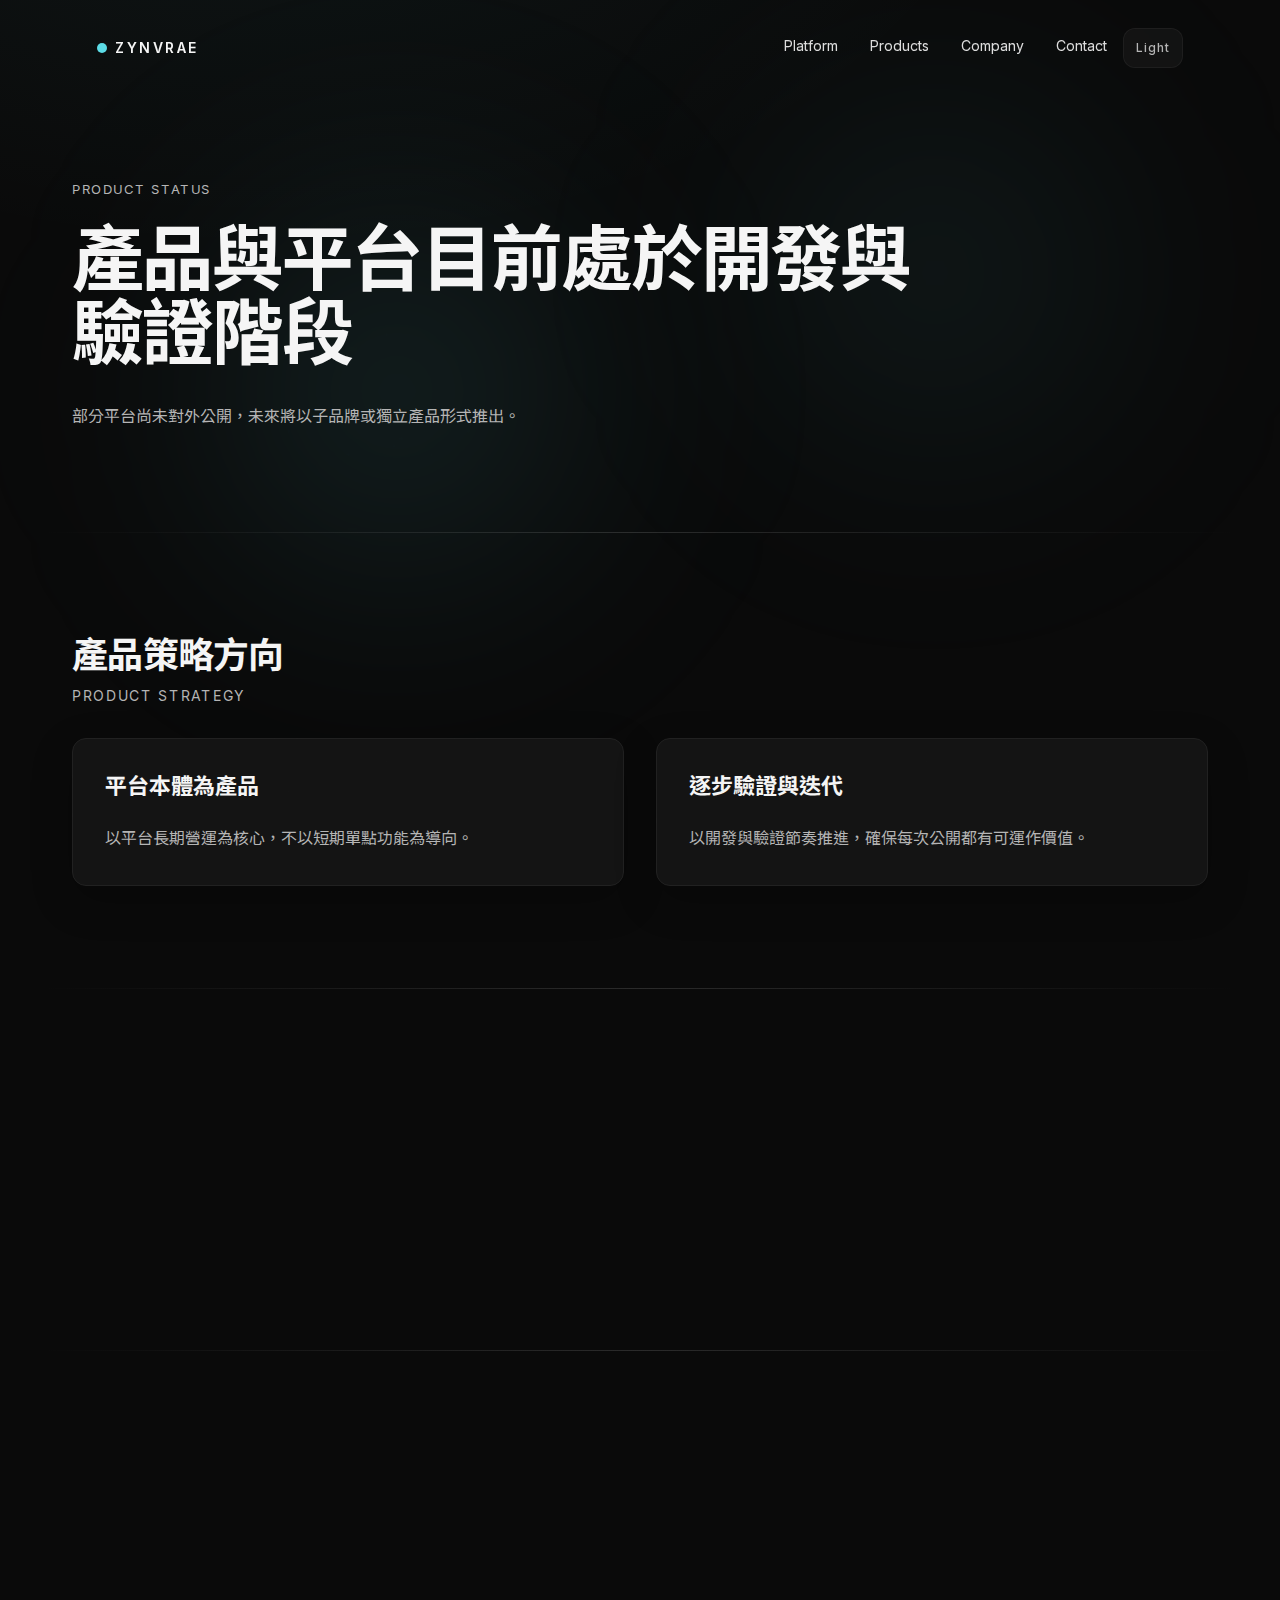
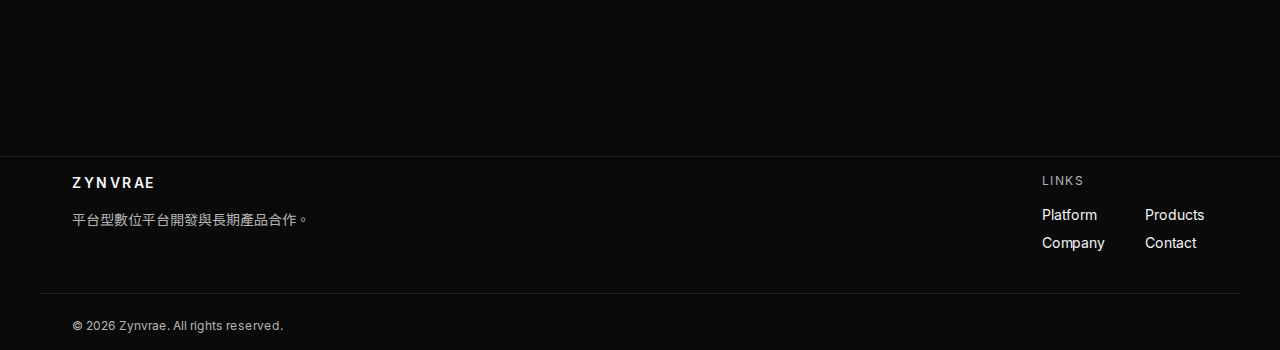
<file: updates/index.html>
<!DOCTYPE html><html lang="zh-Hant" data-theme="dark"><head><meta charSet="utf-8"/><meta name="viewport" content="width=device-width, initial-scale=1"/><link rel="stylesheet" href="/_next/static/css/b898d56b6e6184be.css" data-precedence="next"/><link rel="stylesheet" href="/_next/static/css/f47e0c7a1177291b.css" data-precedence="next"/><link rel="preload" as="script" fetchPriority="low" href="/_next/static/chunks/webpack-f53ecb8182024358.js"/><script src="/_next/static/chunks/fd9d1056-1f1f859026f5f0fa.js" async=""></script><script src="/_next/static/chunks/117-147e924b414dbd83.js" async=""></script><script src="/_next/static/chunks/main-app-55398a8f0e717e4e.js" async=""></script><script src="/_next/static/chunks/652-b771a46003f32c4e.js" async=""></script><script src="/_next/static/chunks/app/updates/page-efbfc1bdfe5277d9.js" async=""></script><script src="/_next/static/chunks/972-0537cdcd71b907b3.js" async=""></script><script src="/_next/static/chunks/app/layout-c3998e4d7f5acd24.js" async=""></script><meta name="theme-color" media="(prefers-color-scheme: dark)" content="#0A0A0A"/><meta name="theme-color" media="(prefers-color-scheme: light)" content="#FFFFFF"/><title>產品狀態 | Zynvrae</title><meta name="description" content="Zynvrae 產品與平台目前處於開發與驗證階段，未來將以子品牌或獨立產品形式推出。"/><meta name="keywords" content="Zynvrae,平台型數位平台開發,平台營運導向,長期產品思維,可擴展架構"/><meta name="robots" content="index, follow"/><link rel="canonical" href="https://zynvrae.com/products/"/><meta property="og:title" content="Zynvrae | 平台型數位平台開發"/><meta property="og:description" content="Zynvrae 以平台型數位平台開發為核心，打造可長期營運、可擴展的數位服務產品。"/><meta property="og:url" content="https://zynvrae.com/"/><meta property="og:site_name" content="Zynvrae"/><meta property="og:locale" content="zh_TW"/><meta property="og:image:alt" content="Zynvrae | 平台型數位平台開發"/><meta property="og:image:type" content="image/png"/><meta property="og:image" content="https://zynvrae.com/opengraph-image?50713cf36af4d083"/><meta property="og:image:width" content="1200"/><meta property="og:image:height" content="630"/><meta property="og:type" content="website"/><meta name="twitter:card" content="summary_large_image"/><meta name="twitter:title" content="Zynvrae | 平台型數位平台開發"/><meta name="twitter:description" content="Zynvrae 以平台型數位平台開發為核心，打造可長期營運、可擴展的數位服務產品。"/><meta name="twitter:image" content="https://zynvrae.com/opengraph-image"/><script>(() => {
  try {
    const key = "zynvrae-theme";
    const stored = window.localStorage.getItem(key);
    document.documentElement.dataset.theme = stored === "light" ? "light" : "dark";
  } catch {
    document.documentElement.dataset.theme = "dark";
  }
})();</script><script src="/_next/static/chunks/polyfills-42372ed130431b0a.js" noModule=""></script></head><body class="__variable_f367f3 __variable_833e3a font-sans antialiased"><a href="#main-content" class="sr-only focus:not-sr-only focus:fixed focus:left-4 focus:top-4 focus:z-[100] focus:rounded-full focus:bg-surface focus:px-4 focus:py-2 focus:text-sm">跳到主要內容</a><div aria-hidden="true" class="fixed left-0 right-0 top-0 z-[80] h-[2px] origin-left bg-accent" style="transform:scaleX(0)"></div><div class="flex min-h-screen flex-col"><header class="sticky top-0 z-50"><div class="mx-auto w-full max-w-content px-5 md:px-8"><div class="mt-3 flex h-[72px] items-center justify-between rounded-full border px-4 transition-all duration-200 md:px-6 border-transparent bg-transparent"><a class="inline-flex items-center gap-2 text-sm font-semibold tracking-[0.18em] text-text" aria-label="Zynvrae 首頁" href="/"><span aria-hidden="true" class="inline-block h-2.5 w-2.5 rounded-full bg-accent"></span>ZYNVRAE</a><div class="hidden items-center gap-4 md:flex"><nav class="flex items-center gap-8" aria-label="主要導覽"><a class="group relative pb-1 text-sm text-text transition-opacity duration-200 hover:opacity-70 opacity-90" href="/platform/">Platform<span aria-hidden="true" class="absolute bottom-0 left-0 h-px w-full bg-text transition-opacity duration-200 opacity-0"></span></a><a class="group relative pb-1 text-sm text-text transition-opacity duration-200 hover:opacity-70 opacity-90" href="/products/">Products<span aria-hidden="true" class="absolute bottom-0 left-0 h-px w-full bg-text transition-opacity duration-200 opacity-0"></span></a><a class="group relative pb-1 text-sm text-text transition-opacity duration-200 hover:opacity-70 opacity-90" href="/company/">Company<span aria-hidden="true" class="absolute bottom-0 left-0 h-px w-full bg-text transition-opacity duration-200 opacity-0"></span></a><a class="group relative pb-1 text-sm text-text transition-opacity duration-200 hover:opacity-70 opacity-90" href="/contact/">Contact<span aria-hidden="true" class="absolute bottom-0 left-0 h-px w-full bg-text transition-opacity duration-200 opacity-0"></span></a></nav><button type="button" aria-pressed="false" aria-label="切換到淺色模式" title="淺色" class="inline-flex h-10 items-center justify-center rounded-md border border-border/85 bg-surface-soft/70 px-3 text-xs font-medium tracking-[0.08em] text-muted transition hover:border-accent/45 hover:text-text focus-visible:ring-2 focus-visible:ring-accent">Light</button></div><button type="button" class="inline-flex h-10 items-center justify-center rounded-full border border-[#444] px-4 text-sm text-text transition hover:opacity-70 focus-visible:ring-2 focus-visible:ring-accent md:hidden" aria-expanded="false" aria-controls="mobile-navigation" aria-label="切換導覽選單">Menu</button></div></div></header><main id="main-content" class="flex-1"><div class="mx-auto w-full max-w-content px-5 md:px-8"><section class="section-space relative overflow-visible pb-[96px] pt-[80px] md:pt-[96px]"><div aria-hidden="true" class="pointer-events-none absolute inset-0 -z-10"><span class="absolute left-[4%] top-[6%] h-[420px] w-[420px] rounded-full blur-[110px] md:h-[560px] md:w-[560px]" style="background:radial-gradient(circle, hsl(var(--accent) / var(--glow-opacity-1)) 0%, hsl(var(--accent) / 0.06) 38%, transparent 72%)"></span><span class="absolute bottom-[2%] right-[2%] h-[360px] w-[360px] rounded-full blur-[100px] md:h-[500px] md:w-[500px] md:blur-[116px]" style="background:radial-gradient(circle, hsl(var(--accent) / var(--glow-opacity-2)) 0%, hsl(var(--accent) / 0.05) 36%, transparent 74%)"></span></div><div class="max-w-4xl"><p class="eyebrow uppercase text-muted" style="opacity:0;transform:translateY(16px)">PRODUCT STATUS</p><h1 class="display-title mt-6" style="opacity:0;transform:translateY(16px)">產品與平台目前處於開發與驗證階段</h1><p class="body-text mt-8 max-w-3xl text-muted" style="opacity:0;transform:translateY(16px)">部分平台尚未對外公開，未來將以子品牌或獨立產品形式推出。</p></div></section></div><section class="section-space section-line"><div class="mx-auto w-full max-w-content px-5 md:px-8"><div><header><h2 class="section-title">產品策略方向</h2><p class="mt-2 text-sm uppercase tracking-[0.12em] text-muted">Product Strategy</p></header></div><div class="mt-8 grid gap-8 md:grid-cols-2"><div><div class="card-lift rounded-[14px] border border-border bg-card p-8 shadow-soft focus-visible:outline-none"><h3 class="sub-title">平台本體為產品</h3><p class="body-text mt-6 text-muted">以平台長期營運為核心，不以短期單點功能為導向。</p></div></div><div><div class="card-lift rounded-[14px] border border-border bg-card p-8 shadow-soft focus-visible:outline-none"><h3 class="sub-title">逐步驗證與迭代</h3><p class="body-text mt-6 text-muted">以開發與驗證節奏推進，確保每次公開都有可運作價值。</p></div></div></div></div></section><section class="section-space section-line"><div class="mx-auto w-full max-w-content px-5 md:px-8"><div><header><h2 class="section-title">行銷與成長能力定位</h2><p class="mt-2 text-sm uppercase tracking-[0.12em] text-muted">Growth Capability</p></header><p class="body-text mt-8 max-w-4xl text-muted">Zynvrae 具備行銷與技術整合能力，主要用於支援自有平台與合作產品的成長與轉換。這項能力屬於平台營運的一部分，並非以大量對外接案為主要營運模式。</p></div></div></section><section class="section-space section-line"><div class="mx-auto w-full max-w-content px-5 md:px-8"><div><header><h2 class="section-title">下一階段</h2><p class="mt-2 text-sm uppercase tracking-[0.12em] text-muted">Next Step</p></header><ul class="body-text mt-8 list-disc space-y-2 pl-5 text-muted"><li>持續進行平台驗證與流程優化。</li><li>依產品成熟度分階段對外公開。</li><li>以子品牌或獨立產品形式發布。</li></ul></div></div></section></main><footer class="border-t border-border bg-bg py-16"><div class="mx-auto w-full max-w-content px-5 md:px-8 grid gap-10 md:grid-cols-12"><div class="md:col-span-5"><p class="text-sm font-semibold tracking-[0.18em] text-text">ZYNVRAE</p><p class="mt-4 max-w-md text-sm leading-relaxed text-muted">平台型數位平台開發與長期產品合作。</p></div><div class="md:col-span-7 md:justify-self-end"><p class="text-xs uppercase tracking-[0.12em] text-muted">Links</p><ul class="mt-4 grid grid-cols-2 gap-x-10 gap-y-2 text-sm text-text"><li><a class="transition hover:opacity-70" href="/platform/">Platform</a></li><li><a class="transition hover:opacity-70" href="/products/">Products</a></li><li><a class="transition hover:opacity-70" href="/company/">Company</a></li><li><a class="transition hover:opacity-70" href="/contact/">Contact</a></li></ul></div></div><div class="mx-auto w-full max-w-content px-5 md:px-8 mt-10 border-t border-border pt-6 text-xs text-muted"><p>© <!-- -->2026<!-- --> Zynvrae. All rights reserved.</p></div></footer></div><script src="/_next/static/chunks/webpack-f53ecb8182024358.js" async=""></script><script>(self.__next_f=self.__next_f||[]).push([0]);self.__next_f.push([2,null])</script><script>self.__next_f.push([1,"1:HL[\"/_next/static/css/b898d56b6e6184be.css\",\"style\"]\n2:HL[\"/_next/static/css/f47e0c7a1177291b.css\",\"style\"]\n"])</script><script>self.__next_f.push([1,"3:I[2846,[],\"\"]\n5:I[9848,[\"652\",\"static/chunks/652-b771a46003f32c4e.js\",\"346\",\"static/chunks/app/updates/page-efbfc1bdfe5277d9.js\"],\"PageHero\"]\n6:I[3239,[\"652\",\"static/chunks/652-b771a46003f32c4e.js\",\"346\",\"static/chunks/app/updates/page-efbfc1bdfe5277d9.js\"],\"Reveal\"]\n7:I[3239,[\"652\",\"static/chunks/652-b771a46003f32c4e.js\",\"346\",\"static/chunks/app/updates/page-efbfc1bdfe5277d9.js\"],\"Stagger\"]\n8:I[3239,[\"652\",\"static/chunks/652-b771a46003f32c4e.js\",\"346\",\"static/chunks/app/updates/page-efbfc1bdfe5277d9.js\"],\"StaggerItem\"]\n9:I[4707,[],\"\"]\na:I[6423,[],\"\"]\nb:I[1144,[\"652\",\"static/chunks/652-b771a46003f32c4e.js\",\"972\",\"static/chunks/972-0537cdcd71b907b3.js\",\"185\",\"static/chunks/app/layout-c3998e4d7f5acd24.js\"],\"ProgressBar\"]\nc:I[5908,[\"652\",\"static/chunks/652-b771a46003f32c4e.js\",\"972\",\"static/chunks/972-0537cdcd71b907b3.js\",\"185\",\"static/chunks/app/layout-c3998e4d7f5acd24.js\"],\"Navbar\"]\nd:I[2972,[\"652\",\"static/chunks/652-b771a46003f32c4e.js\",\"972\",\"static/chunks/972-0537cdcd71b907b3.js\",\"185\",\"static/chunks/app/layout-c3998e4d7f5acd24.js\"],\"\"]\nf:I[1060,[],\"\"]\n10:[]\n"])</script><script>self.__next_f.push([1,"0:[\"$\",\"$L3\",null,{\"buildId\":\"SonK0ZGlutKcHbs2xFc3e\",\"assetPrefix\":\"\",\"urlParts\":[\"\",\"updates\",\"\"],\"initialTree\":[\"\",{\"children\":[\"updates\",{\"children\":[\"__PAGE__\",{}]}]},\"$undefined\",\"$undefined\",true],\"initialSeedData\":[\"\",{\"children\":[\"updates\",{\"children\":[\"__PAGE__\",{},[[\"$L4\",[[\"$\",\"div\",null,{\"className\":\"mx-auto w-full max-w-content px-5 md:px-8\",\"children\":[\"$\",\"$L5\",null,{\"kicker\":\"PRODUCT STATUS\",\"title\":\"產品與平台目前處於開發與驗證階段\",\"description\":\"部分平台尚未對外公開，未來將以子品牌或獨立產品形式推出。\"}]}],[\"$\",\"section\",null,{\"className\":\"section-space section-line\",\"children\":[\"$\",\"div\",null,{\"className\":\"mx-auto w-full max-w-content px-5 md:px-8\",\"children\":[[\"$\",\"$L6\",null,{\"children\":[\"$\",\"header\",null,{\"children\":[[\"$\",\"h2\",null,{\"className\":\"section-title\",\"children\":\"產品策略方向\"}],[\"$\",\"p\",null,{\"className\":\"mt-2 text-sm uppercase tracking-[0.12em] text-muted\",\"children\":\"Product Strategy\"}]]}]}],[\"$\",\"$L7\",null,{\"className\":\"mt-8 grid gap-8 md:grid-cols-2\",\"children\":[[\"$\",\"$L8\",null,{\"children\":[\"$\",\"div\",null,{\"className\":\"card-lift rounded-[14px] border border-border bg-card p-8 shadow-soft focus-visible:outline-none\",\"children\":[[\"$\",\"h3\",null,{\"className\":\"sub-title\",\"children\":\"平台本體為產品\"}],[\"$\",\"p\",null,{\"className\":\"body-text mt-6 text-muted\",\"children\":\"以平台長期營運為核心，不以短期單點功能為導向。\"}]]}]}],[\"$\",\"$L8\",null,{\"children\":[\"$\",\"div\",null,{\"className\":\"card-lift rounded-[14px] border border-border bg-card p-8 shadow-soft focus-visible:outline-none\",\"children\":[[\"$\",\"h3\",null,{\"className\":\"sub-title\",\"children\":\"逐步驗證與迭代\"}],[\"$\",\"p\",null,{\"className\":\"body-text mt-6 text-muted\",\"children\":\"以開發與驗證節奏推進，確保每次公開都有可運作價值。\"}]]}]}]]}]]}]}],[\"$\",\"section\",null,{\"className\":\"section-space section-line\",\"children\":[\"$\",\"div\",null,{\"className\":\"mx-auto w-full max-w-content px-5 md:px-8\",\"children\":[\"$\",\"$L6\",null,{\"children\":[[\"$\",\"header\",null,{\"children\":[[\"$\",\"h2\",null,{\"className\":\"section-title\",\"children\":\"行銷與成長能力定位\"}],[\"$\",\"p\",null,{\"className\":\"mt-2 text-sm uppercase tracking-[0.12em] text-muted\",\"children\":\"Growth Capability\"}]]}],[\"$\",\"p\",null,{\"className\":\"body-text mt-8 max-w-4xl text-muted\",\"children\":\"Zynvrae 具備行銷與技術整合能力，主要用於支援自有平台與合作產品的成長與轉換。這項能力屬於平台營運的一部分，並非以大量對外接案為主要營運模式。\"}]]}]}]}],[\"$\",\"section\",null,{\"className\":\"section-space section-line\",\"children\":[\"$\",\"div\",null,{\"className\":\"mx-auto w-full max-w-content px-5 md:px-8\",\"children\":[\"$\",\"$L6\",null,{\"children\":[[\"$\",\"header\",null,{\"children\":[[\"$\",\"h2\",null,{\"className\":\"section-title\",\"children\":\"下一階段\"}],[\"$\",\"p\",null,{\"className\":\"mt-2 text-sm uppercase tracking-[0.12em] text-muted\",\"children\":\"Next Step\"}]]}],[\"$\",\"ul\",null,{\"className\":\"body-text mt-8 list-disc space-y-2 pl-5 text-muted\",\"children\":[[\"$\",\"li\",null,{\"children\":\"持續進行平台驗證與流程優化。\"}],[\"$\",\"li\",null,{\"children\":\"依產品成熟度分階段對外公開。\"}],[\"$\",\"li\",null,{\"children\":\"以子品牌或獨立產品形式發布。\"}]]}]]}]}]}]],null],null],null]},[null,[\"$\",\"$L9\",null,{\"parallelRouterKey\":\"children\",\"segmentPath\":[\"children\",\"updates\",\"children\"],\"error\":\"$undefined\",\"errorStyles\":\"$undefined\",\"errorScripts\":\"$undefined\",\"template\":[\"$\",\"$La\",null,{}],\"templateStyles\":\"$undefined\",\"templateScripts\":\"$undefined\",\"notFound\":\"$undefined\",\"notFoundStyles\":\"$undefined\"}]],null]},[[[[\"$\",\"link\",\"0\",{\"rel\":\"stylesheet\",\"href\":\"/_next/static/css/b898d56b6e6184be.css\",\"precedence\":\"next\",\"crossOrigin\":\"$undefined\"}],[\"$\",\"link\",\"1\",{\"rel\":\"stylesheet\",\"href\":\"/_next/static/css/f47e0c7a1177291b.css\",\"precedence\":\"next\",\"crossOrigin\":\"$undefined\"}]],[\"$\",\"html\",null,{\"lang\":\"zh-Hant\",\"data-theme\":\"dark\",\"suppressHydrationWarning\":true,\"children\":[[\"$\",\"head\",null,{\"children\":[\"$\",\"script\",null,{\"dangerouslySetInnerHTML\":{\"__html\":\"(() =\u003e {\\n  try {\\n    const key = \\\"zynvrae-theme\\\";\\n    const stored = window.localStorage.getItem(key);\\n    document.documentElement.dataset.theme = stored === \\\"light\\\" ? \\\"light\\\" : \\\"dark\\\";\\n  } catch {\\n    document.documentElement.dataset.theme = \\\"dark\\\";\\n  }\\n})();\"}}]}],[\"$\",\"body\",null,{\"className\":\"__variable_f367f3 __variable_833e3a font-sans antialiased\",\"children\":[[\"$\",\"a\",null,{\"href\":\"#main-content\",\"className\":\"sr-only focus:not-sr-only focus:fixed focus:left-4 focus:top-4 focus:z-[100] focus:rounded-full focus:bg-surface focus:px-4 focus:py-2 focus:text-sm\",\"children\":\"跳到主要內容\"}],[\"$\",\"$Lb\",null,{}],[\"$\",\"div\",null,{\"className\":\"flex min-h-screen flex-col\",\"children\":[[\"$\",\"$Lc\",null,{}],[\"$\",\"main\",null,{\"id\":\"main-content\",\"className\":\"flex-1\",\"children\":[\"$\",\"$L9\",null,{\"parallelRouterKey\":\"children\",\"segmentPath\":[\"children\"],\"error\":\"$undefined\",\"errorStyles\":\"$undefined\",\"errorScripts\":\"$undefined\",\"template\":[\"$\",\"$La\",null,{}],\"templateStyles\":\"$undefined\",\"templateScripts\":\"$undefined\",\"notFound\":[\"$\",\"section\",null,{\"className\":\"section-space pt-16\",\"children\":[\"$\",\"div\",null,{\"className\":\"mx-auto w-full max-w-content px-5 md:px-8 max-w-2xl text-center\",\"children\":[[\"$\",\"p\",null,{\"className\":\"text-xs uppercase tracking-[0.12em] text-muted\",\"children\":\"404\"}],[\"$\",\"h1\",null,{\"className\":\"mt-3 text-4xl font-semibold tracking-tight text-text sm:text-5xl\",\"children\":\"找不到這個頁面\"}],[\"$\",\"p\",null,{\"className\":\"mt-4 text-sm leading-relaxed text-muted sm:text-base\",\"children\":\"這個連結可能已經更新。你可以回到首頁或查看目前公開的產品與更新。\"}],[\"$\",\"div\",null,{\"className\":\"mt-8 flex justify-center gap-3\",\"children\":[[\"$\",\"$Ld\",null,{\"href\":\"/\",\"className\":\"inline-flex items-center justify-center whitespace-nowrap rounded-full border text-sm font-semibold transition duration-200 focus-visible:outline-none focus-visible:ring-2 focus-visible:ring-accent disabled:pointer-events-none disabled:opacity-55 border-transparent bg-accent text-black hover:brightness-110 h-11 px-5\",\"children\":\"回首頁\"}],[\"$\",\"$Ld\",null,{\"href\":\"/products\",\"className\":\"inline-flex items-center justify-center whitespace-nowrap rounded-full border text-sm font-semibold transition duration-200 focus-visible:outline-none focus-visible:ring-2 focus-visible:ring-accent disabled:pointer-events-none disabled:opacity-55 border-[#444] bg-transparent text-text hover:border-accent hover:text-text h-11 px-5\",\"children\":\"看產品\"}]]}]]}]}],\"notFoundStyles\":[]}]}],[\"$\",\"footer\",null,{\"className\":\"border-t border-border bg-bg py-16\",\"children\":[[\"$\",\"div\",null,{\"className\":\"mx-auto w-full max-w-content px-5 md:px-8 grid gap-10 md:grid-cols-12\",\"children\":[[\"$\",\"div\",null,{\"className\":\"md:col-span-5\",\"children\":[[\"$\",\"p\",null,{\"className\":\"text-sm font-semibold tracking-[0.18em] text-text\",\"children\":\"ZYNVRAE\"}],[\"$\",\"p\",null,{\"className\":\"mt-4 max-w-md text-sm leading-relaxed text-muted\",\"children\":\"平台型數位平台開發與長期產品合作。\"}]]}],[\"$\",\"div\",null,{\"className\":\"md:col-span-7 md:justify-self-end\",\"children\":[[\"$\",\"p\",null,{\"className\":\"text-xs uppercase tracking-[0.12em] text-muted\",\"children\":\"Links\"}],[\"$\",\"ul\",null,{\"className\":\"mt-4 grid grid-cols-2 gap-x-10 gap-y-2 text-sm text-text\",\"children\":[[\"$\",\"li\",\"/platform\",{\"children\":[\"$\",\"$Ld\",null,{\"href\":\"/platform\",\"className\":\"transition hover:opacity-70\",\"children\":\"Platform\"}]}],[\"$\",\"li\",\"/products\",{\"children\":[\"$\",\"$Ld\",null,{\"href\":\"/products\",\"className\":\"transition hover:opacity-70\",\"children\":\"Products\"}]}],[\"$\",\"li\",\"/company\",{\"children\":[\"$\",\"$Ld\",null,{\"href\":\"/company\",\"className\":\"transition hover:opacity-70\",\"children\":\"Company\"}]}],[\"$\",\"li\",\"/contact\",{\"children\":[\"$\",\"$Ld\",null,{\"href\":\"/contact\",\"className\":\"transition hover:opacity-70\",\"children\":\"Contact\"}]}]]}]]}]]}],[\"$\",\"div\",null,{\"className\":\"mx-auto w-full max-w-content px-5 md:px-8 mt-10 border-t border-border pt-6 text-xs text-muted\",\"children\":[\"$\",\"p\",null,{\"children\":[\"© \",2026,\" Zynvrae. All rights reserved.\"]}]}]]}]]}]]}]]}]],null],null],\"couldBeIntercepted\":false,\"initialHead\":[null,\"$Le\"],\"globalErrorComponent\":\"$f\",\"missingSlots\":\"$W10\"}]\n"])</script><script>self.__next_f.push([1,"e:[[\"$\",\"meta\",\"0\",{\"name\":\"viewport\",\"content\":\"width=device-width, initial-scale=1\"}],[\"$\",\"meta\",\"1\",{\"name\":\"theme-color\",\"media\":\"(prefers-color-scheme: dark)\",\"content\":\"#0A0A0A\"}],[\"$\",\"meta\",\"2\",{\"name\":\"theme-color\",\"media\":\"(prefers-color-scheme: light)\",\"content\":\"#FFFFFF\"}],[\"$\",\"meta\",\"3\",{\"charSet\":\"utf-8\"}],[\"$\",\"title\",\"4\",{\"children\":\"產品狀態 | Zynvrae\"}],[\"$\",\"meta\",\"5\",{\"name\":\"description\",\"content\":\"Zynvrae 產品與平台目前處於開發與驗證階段，未來將以子品牌或獨立產品形式推出。\"}],[\"$\",\"meta\",\"6\",{\"name\":\"keywords\",\"content\":\"Zynvrae,平台型數位平台開發,平台營運導向,長期產品思維,可擴展架構\"}],[\"$\",\"meta\",\"7\",{\"name\":\"robots\",\"content\":\"index, follow\"}],[\"$\",\"link\",\"8\",{\"rel\":\"canonical\",\"href\":\"https://zynvrae.com/products/\"}],[\"$\",\"meta\",\"9\",{\"property\":\"og:title\",\"content\":\"Zynvrae | 平台型數位平台開發\"}],[\"$\",\"meta\",\"10\",{\"property\":\"og:description\",\"content\":\"Zynvrae 以平台型數位平台開發為核心，打造可長期營運、可擴展的數位服務產品。\"}],[\"$\",\"meta\",\"11\",{\"property\":\"og:url\",\"content\":\"https://zynvrae.com/\"}],[\"$\",\"meta\",\"12\",{\"property\":\"og:site_name\",\"content\":\"Zynvrae\"}],[\"$\",\"meta\",\"13\",{\"property\":\"og:locale\",\"content\":\"zh_TW\"}],[\"$\",\"meta\",\"14\",{\"property\":\"og:image:alt\",\"content\":\"Zynvrae | 平台型數位平台開發\"}],[\"$\",\"meta\",\"15\",{\"property\":\"og:image:type\",\"content\":\"image/png\"}],[\"$\",\"meta\",\"16\",{\"property\":\"og:image\",\"content\":\"https://zynvrae.com/opengraph-image?50713cf36af4d083\"}],[\"$\",\"meta\",\"17\",{\"property\":\"og:image:width\",\"content\":\"1200\"}],[\"$\",\"meta\",\"18\",{\"property\":\"og:image:height\",\"content\":\"630\"}],[\"$\",\"meta\",\"19\",{\"property\":\"og:type\",\"content\":\"website\"}],[\"$\",\"meta\",\"20\",{\"name\":\"twitter:card\",\"content\":\"summary_large_image\"}],[\"$\",\"meta\",\"21\",{\"name\":\"twitter:title\",\"content\":\"Zynvrae | 平台型數位平台開發\"}],[\"$\",\"meta\",\"22\",{\"name\":\"twitter:description\",\"content\":\"Zynvrae 以平台型數位平台開發為核心，打造可長期營運、可擴展的數位服務產品。\"}],[\"$\",\"meta\",\"23\",{\"name\":\"twitter:image\",\"content\":\"https://zynvrae.com/opengraph-image\"}]]\n"])</script><script>self.__next_f.push([1,"4:null\n"])</script></body></html>
</file>
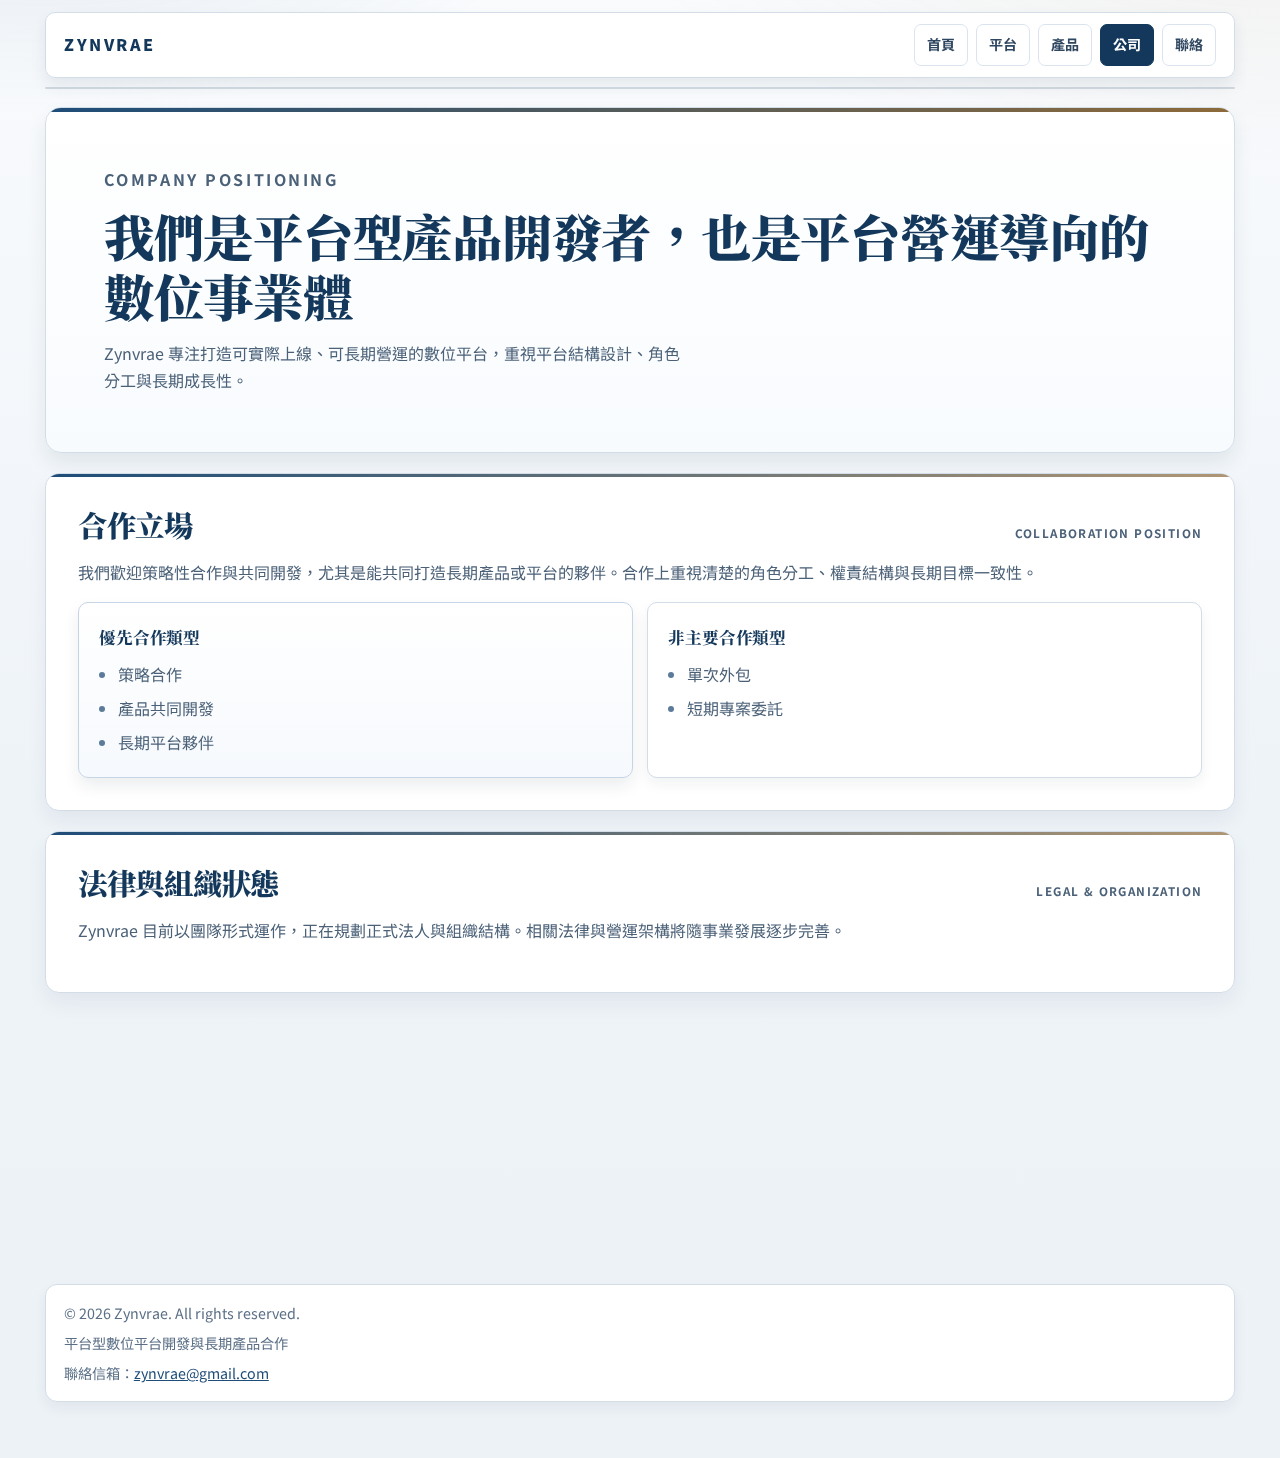
<file: 公司.html>
﻿<!DOCTYPE html>
<html lang="zh-Hant">
<head>
  <meta charset="UTF-8" />
  <meta name="viewport" content="width=device-width, initial-scale=1.0" />
  <title>公司資訊 | Zynvrae</title>
  <meta name="description" content="Zynvrae 以團隊形式運作，專注平台型數位平台開發，並規劃正式法人與組織結構。" />
  <meta name="robots" content="index,follow,max-image-preview:large" />
  <meta name="format-detection" content="telephone=no" />
  <link rel="canonical" href="https://prismarkstudio.site/公司.html" />
  <meta name="theme-color" content="#0c2138" />
  <meta property="og:title" content="公司資訊 | Zynvrae" />
  <meta property="og:description" content="平台型產品開發者，重視角色分工、權責結構與長期目標。" />
  <meta property="og:type" content="website" />
  <meta property="og:url" content="https://prismarkstudio.site/公司.html" />
  <meta property="og:site_name" content="Zynvrae" />
  <meta property="og:locale" content="zh_TW" />
  <meta name="twitter:card" content="summary" />
  <meta name="twitter:title" content="公司資訊 | Zynvrae" />
  <meta name="twitter:description" content="平台型產品開發者，重視角色分工、權責結構與長期目標。" />
  <link rel="preconnect" href="https://fonts.googleapis.com" />
  <link rel="preconnect" href="https://fonts.gstatic.com" crossorigin />
  <link href="https://fonts.googleapis.com/css2?family=Noto+Sans+TC:wght@400;500;700;900&family=Noto+Serif+TC:wght@600;700&display=swap" rel="stylesheet" />
  <link rel="stylesheet" href="Zynvrae.css" />
</head>
<body>
  <a class="skip-link" href="#main-content">跳到主要內容</a>

  <div class="site-wrap">
    <header class="site-header">
      <div class="topbar">
        <a class="brand" href="index.html">ZYNVRAE</a>
        <button class="nav-toggle" type="button" aria-label="切換選單" aria-expanded="false">☰</button>
        <nav class="nav" aria-label="主要導覽">
          <a href="index.html">首頁</a>
          <a href="平台.html">平台</a>
          <a href="產品.html">產品</a>
          <a class="active" href="公司.html" aria-current="page">公司</a>
          <a href="聯絡.html">聯絡</a>
        </nav>
      </div>
      <div class="scroll-progress" aria-hidden="true">
        <span class="scroll-progress-bar"></span>
      </div>
    </header>

    <main class="main" id="main-content">
      <section class="hero reveal">
        <p class="hero-kicker">COMPANY POSITIONING</p>
        <h1>我們是平台型產品開發者，也是平台營運導向的數位事業體</h1>
        <p>Zynvrae 專注打造可實際上線、可長期營運的數位平台，重視平台結構設計、角色分工與長期成長性。</p>
      </section>

      <section class="section reveal">
        <div class="section-head">
          <h2>合作立場</h2>
          <p class="section-note">Collaboration Position</p>
        </div>
        <p>我們歡迎策略性合作與共同開發，尤其是能共同打造長期產品或平台的夥伴。合作上重視清楚的角色分工、權責結構與長期目標一致性。</p>
        <div class="grid">
          <article class="card split-card highlight">
            <h3>優先合作類型</h3>
            <ul>
              <li>策略合作</li>
              <li>產品共同開發</li>
              <li>長期平台夥伴</li>
            </ul>
          </article>
          <article class="card split-card">
            <h3>非主要合作類型</h3>
            <ul>
              <li>單次外包</li>
              <li>短期專案委託</li>
            </ul>
          </article>
        </div>
      </section>

      <section class="section reveal">
        <div class="section-head">
          <h2>法律與組織狀態</h2>
          <p class="section-note">Legal & Organization</p>
        </div>
        <p>Zynvrae 目前以團隊形式運作，正在規劃正式法人與組織結構。相關法律與營運架構將隨事業發展逐步完善。</p>
      </section>

      <section class="section reveal">
        <div class="section-head">
          <h2>營運關注重點</h2>
          <p class="section-note">Operational Focus</p>
        </div>
        <ul>
          <li>長期營運能力</li>
          <li>平台結構與可擴展性</li>
          <li>角色分工與權限治理</li>
          <li>可持續成長的產品設計</li>
        </ul>
      </section>
    </main>

    <footer class="site-footer site-footer-structured">
      <span>© 2026 Zynvrae. All rights reserved.</span>
      <span>平台型數位平台開發與長期產品合作</span>
      <span>聯絡信箱：<a href="mailto:zynvrae@gmail.com">zynvrae@gmail.com</a></span>
    </footer>
  </div>

  <script defer src="app.js"></script>
</body>
</html>
</file>
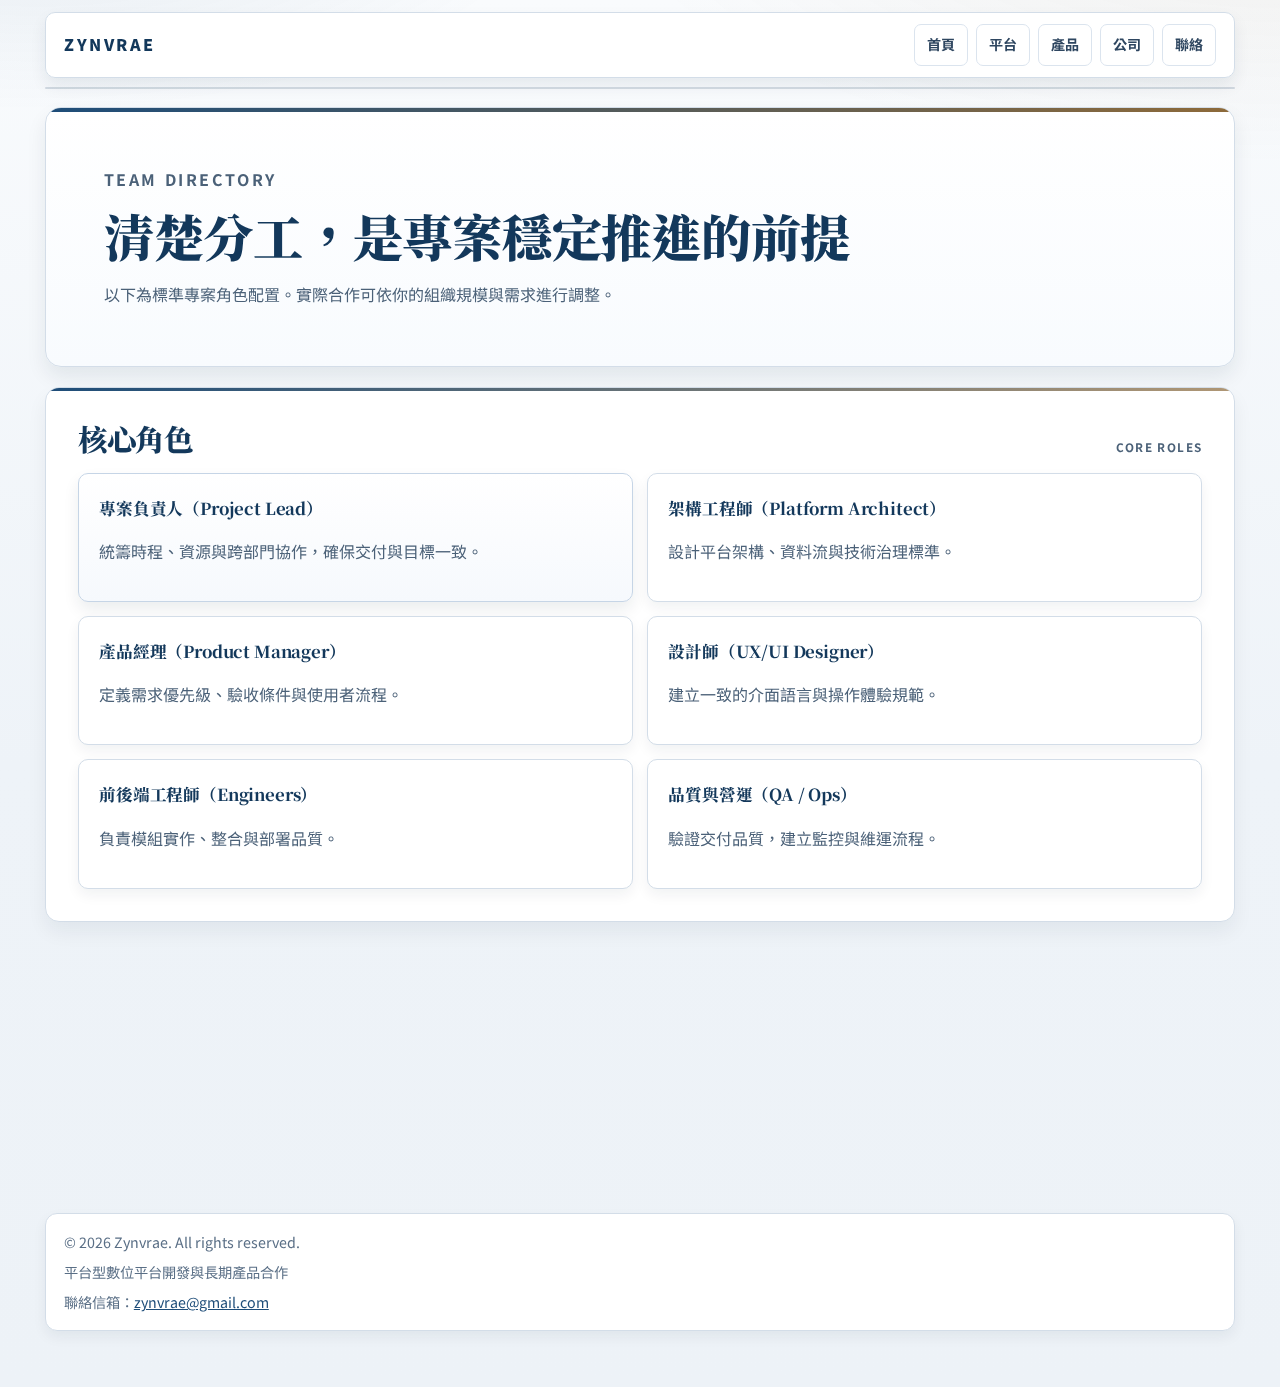
<file: 工作人員名單.html>
﻿<!DOCTYPE html>
<html lang="zh-Hant">
<head>
  <meta charset="UTF-8" />
  <meta name="viewport" content="width=device-width, initial-scale=1.0" />
  <title>工作人員名單 | Zynvrae</title>
  <meta name="description" content="Zynvrae 工作人員與角色分工，說明專案中各角色的責任邊界。" />
  <meta name="robots" content="index,follow,max-image-preview:large" />
  <meta name="format-detection" content="telephone=no" />
  <link rel="canonical" href="https://prismarkstudio.site/工作人員名單.html" />
  <meta name="theme-color" content="#0c2138" />
  <meta property="og:title" content="工作人員名單 | Zynvrae" />
  <meta property="og:description" content="專案角色與職責分工一覽。" />
  <meta property="og:type" content="website" />
  <meta property="og:url" content="https://prismarkstudio.site/工作人員名單.html" />
  <meta property="og:site_name" content="Zynvrae" />
  <meta property="og:locale" content="zh_TW" />
  <meta name="twitter:card" content="summary" />
  <meta name="twitter:title" content="工作人員名單 | Zynvrae" />
  <meta name="twitter:description" content="專案角色與職責分工一覽。" />
  <link rel="preconnect" href="https://fonts.googleapis.com" />
  <link rel="preconnect" href="https://fonts.gstatic.com" crossorigin />
  <link href="https://fonts.googleapis.com/css2?family=Noto+Sans+TC:wght@400;500;700;900&family=Noto+Serif+TC:wght@600;700&display=swap" rel="stylesheet" />
  <link rel="stylesheet" href="Zynvrae.css" />
</head>
<body>
  <a class="skip-link" href="#main-content">跳到主要內容</a>

  <div class="site-wrap">
    <header class="site-header">
      <div class="topbar">
        <a class="brand" href="index.html">ZYNVRAE</a>
        <button class="nav-toggle" type="button" aria-label="切換選單" aria-expanded="false">☰</button>
        <nav class="nav" aria-label="主要導覽">
          <a href="index.html">首頁</a>
          <a href="平台.html">平台</a>
          <a href="產品.html">產品</a>
          <a href="公司.html">公司</a>
          <a href="聯絡.html">聯絡</a>
        </nav>
      </div>
      <div class="scroll-progress" aria-hidden="true">
        <span class="scroll-progress-bar"></span>
      </div>
    </header>

    <main class="main" id="main-content">
      <section class="hero reveal">
        <p class="hero-kicker">TEAM DIRECTORY</p>
        <h1>清楚分工，是專案穩定推進的前提</h1>
        <p>以下為標準專案角色配置。實際合作可依你的組織規模與需求進行調整。</p>
      </section>

      <section class="section reveal">
        <div class="section-head">
          <h2>核心角色</h2>
          <p class="section-note">Core Roles</p>
        </div>
        <div class="grid">
          <article class="card service-card highlight">
            <h3>專案負責人（Project Lead）</h3>
            <p>統籌時程、資源與跨部門協作，確保交付與目標一致。</p>
          </article>
          <article class="card service-card">
            <h3>架構工程師（Platform Architect）</h3>
            <p>設計平台架構、資料流與技術治理標準。</p>
          </article>
          <article class="card service-card">
            <h3>產品經理（Product Manager）</h3>
            <p>定義需求優先級、驗收條件與使用者流程。</p>
          </article>
          <article class="card service-card">
            <h3>設計師（UX/UI Designer）</h3>
            <p>建立一致的介面語言與操作體驗規範。</p>
          </article>
          <article class="card service-card">
            <h3>前後端工程師（Engineers）</h3>
            <p>負責模組實作、整合與部署品質。</p>
          </article>
          <article class="card service-card">
            <h3>品質與營運（QA / Ops）</h3>
            <p>驗證交付品質，建立監控與維運流程。</p>
          </article>
        </div>
      </section>

      <section class="section reveal">
        <div class="section-head">
          <h2>協作原則</h2>
          <p class="section-note">Collaboration Rules</p>
        </div>
        <ul>
          <li>每週固定同步進度、風險與決策事項。</li>
          <li>文件與版本管理採統一規範。</li>
          <li>重大變更需經雙方窗口確認後執行。</li>
          <li>所有里程碑均需可驗收成果佐證。</li>
        </ul>
      </section>
    </main>

        <footer class="site-footer site-footer-structured">
      <span>© 2026 Zynvrae. All rights reserved.</span>
      <span>平台型數位平台開發與長期產品合作</span>
      <span>聯絡信箱：<a href="mailto:zynvrae@gmail.com">zynvrae@gmail.com</a></span>
    </footer>
  </div>

  <script defer src="app.js"></script>
</body>
</html>
</file>
<file: _next/static/css/81ff79a7ffb9e2ef.css>
:root{color-scheme:dark;--bg:0 0% 4%;--bg-2:0 0% 7%;--card:0 0% 8%;--surface:0 0% 7%;--surface-card:0 0% 8%;--surface-soft:0 0% 9%;--fg:0 0% 96%;--text:0 0% 96%;--muted:0 0% 71%;--border:0 0% 13%;--accent:184 73% 63%;--accent-strong:184 73% 67%;--success:146 40% 48%;--warning:42 95% 61%;--noise-opacity:0.03;--glow-opacity-1:0.16;--glow-opacity-2:0.12;--radius-sm:8px;--radius-md:12px;--radius-lg:16px;--space-16:16px;--space-24:24px;--space-32:32px;--space-48:48px;--space-64:64px;--space-96:96px;--space-120:120px;--type-hero:clamp(40px,7.6vw,72px);--type-section:clamp(28px,5.6vw,36px);--type-sub:clamp(19px,3.2vw,22px);--type-body:16px;--type-label:clamp(12px,1.2vw,13px);--shadow-soft:0 14px 42px rgba(0,0,0,.24);--shadow-card-hover:0 14px 36px rgba(92,225,230,.11)}[data-theme=light]{color-scheme:light;--bg:0 0% 98%;--bg-2:0 0% 100%;--card:0 0% 100%;--surface:0 0% 100%;--surface-card:0 0% 100%;--surface-soft:0 0% 96%;--fg:0 0% 8%;--text:0 0% 8%;--muted:0 0% 37%;--border:0 0% 84%;--accent:184 61% 43%;--accent-strong:184 68% 38%;--success:145 35% 36%;--warning:42 80% 42%;--noise-opacity:0.02;--glow-opacity-1:0.1;--glow-opacity-2:0.08;--shadow-soft:0 16px 36px rgba(0,0,0,.08);--shadow-card-hover:0 12px 26px rgba(26,120,124,.14)}*,:after,:before{--tw-border-spacing-x:0;--tw-border-spacing-y:0;--tw-translate-x:0;--tw-translate-y:0;--tw-rotate:0;--tw-skew-x:0;--tw-skew-y:0;--tw-scale-x:1;--tw-scale-y:1;--tw-pan-x: ;--tw-pan-y: ;--tw-pinch-zoom: ;--tw-scroll-snap-strictness:proximity;--tw-gradient-from-position: ;--tw-gradient-via-position: ;--tw-gradient-to-position: ;--tw-ordinal: ;--tw-slashed-zero: ;--tw-numeric-figure: ;--tw-numeric-spacing: ;--tw-numeric-fraction: ;--tw-ring-inset: ;--tw-ring-offset-width:0px;--tw-ring-offset-color:#fff;--tw-ring-color:rgba(59,130,246,.5);--tw-ring-offset-shadow:0 0 #0000;--tw-ring-shadow:0 0 #0000;--tw-shadow:0 0 #0000;--tw-shadow-colored:0 0 #0000;--tw-blur: ;--tw-brightness: ;--tw-contrast: ;--tw-grayscale: ;--tw-hue-rotate: ;--tw-invert: ;--tw-saturate: ;--tw-sepia: ;--tw-drop-shadow: ;--tw-backdrop-blur: ;--tw-backdrop-brightness: ;--tw-backdrop-contrast: ;--tw-backdrop-grayscale: ;--tw-backdrop-hue-rotate: ;--tw-backdrop-invert: ;--tw-backdrop-opacity: ;--tw-backdrop-saturate: ;--tw-backdrop-sepia: ;--tw-contain-size: ;--tw-contain-layout: ;--tw-contain-paint: ;--tw-contain-style: }::backdrop{--tw-border-spacing-x:0;--tw-border-spacing-y:0;--tw-translate-x:0;--tw-translate-y:0;--tw-rotate:0;--tw-skew-x:0;--tw-skew-y:0;--tw-scale-x:1;--tw-scale-y:1;--tw-pan-x: ;--tw-pan-y: ;--tw-pinch-zoom: ;--tw-scroll-snap-strictness:proximity;--tw-gradient-from-position: ;--tw-gradient-via-position: ;--tw-gradient-to-position: ;--tw-ordinal: ;--tw-slashed-zero: ;--tw-numeric-figure: ;--tw-numeric-spacing: ;--tw-numeric-fraction: ;--tw-ring-inset: ;--tw-ring-offset-width:0px;--tw-ring-offset-color:#fff;--tw-ring-color:rgba(59,130,246,.5);--tw-ring-offset-shadow:0 0 #0000;--tw-ring-shadow:0 0 #0000;--tw-shadow:0 0 #0000;--tw-shadow-colored:0 0 #0000;--tw-blur: ;--tw-brightness: ;--tw-contrast: ;--tw-grayscale: ;--tw-hue-rotate: ;--tw-invert: ;--tw-saturate: ;--tw-sepia: ;--tw-drop-shadow: ;--tw-backdrop-blur: ;--tw-backdrop-brightness: ;--tw-backdrop-contrast: ;--tw-backdrop-grayscale: ;--tw-backdrop-hue-rotate: ;--tw-backdrop-invert: ;--tw-backdrop-opacity: ;--tw-backdrop-saturate: ;--tw-backdrop-sepia: ;--tw-contain-size: ;--tw-contain-layout: ;--tw-contain-paint: ;--tw-contain-style: }
/*
! tailwindcss v3.4.19 | MIT License | https://tailwindcss.com
*/*,:after,:before{border:0 solid #e5e7eb}:after,:before{--tw-content:""}:host,html{line-height:1.5;-webkit-text-size-adjust:100%;-moz-tab-size:4;-o-tab-size:4;tab-size:4;font-family:var(--font-inter),var(--font-noto),system-ui,sans-serif;font-feature-settings:normal;font-variation-settings:normal;-webkit-tap-highlight-color:transparent}body{line-height:inherit}hr{height:0;color:inherit;border-top-width:1px}abbr:where([title]){-webkit-text-decoration:underline dotted;text-decoration:underline dotted}h1,h2,h3,h4,h5,h6{font-size:inherit;font-weight:inherit}a{text-decoration:inherit}b,strong{font-weight:bolder}code,kbd,pre,samp{font-family:ui-monospace,SFMono-Regular,Menlo,Monaco,Consolas,Liberation Mono,Courier New,monospace;font-feature-settings:normal;font-variation-settings:normal;font-size:1em}small{font-size:80%}sub,sup{font-size:75%;line-height:0;position:relative;vertical-align:baseline}sub{bottom:-.25em}sup{top:-.5em}table{text-indent:0;border-color:inherit;border-collapse:collapse}button,input,optgroup,select,textarea{font-family:inherit;font-feature-settings:inherit;font-variation-settings:inherit;font-size:100%;font-weight:inherit;line-height:inherit;letter-spacing:inherit;color:inherit;margin:0;padding:0}button,select{text-transform:none}button,input:where([type=button]),input:where([type=reset]),input:where([type=submit]){-webkit-appearance:button;background-color:transparent;background-image:none}:-moz-focusring{outline:auto}:-moz-ui-invalid{box-shadow:none}progress{vertical-align:baseline}::-webkit-inner-spin-button,::-webkit-outer-spin-button{height:auto}[type=search]{-webkit-appearance:textfield;outline-offset:-2px}::-webkit-search-decoration{-webkit-appearance:none}::-webkit-file-upload-button{-webkit-appearance:button;font:inherit}summary{display:list-item}blockquote,dd,dl,figure,h1,h2,h3,h4,h5,h6,hr,p,pre{margin:0}fieldset{margin:0}fieldset,legend{padding:0}menu,ol,ul{list-style:none;margin:0;padding:0}dialog{padding:0}textarea{resize:vertical}input::-moz-placeholder,textarea::-moz-placeholder{opacity:1;color:#9ca3af}input::placeholder,textarea::placeholder{opacity:1;color:#9ca3af}[role=button],button{cursor:pointer}:disabled{cursor:default}audio,canvas,embed,iframe,img,object,svg,video{display:block;vertical-align:middle}img,video{max-width:100%;height:auto}[hidden]:where(:not([hidden=until-found])){display:none}.sr-only{position:absolute;width:1px;height:1px;padding:0;margin:-1px;overflow:hidden;clip:rect(0,0,0,0);white-space:nowrap;border-width:0}.pointer-events-none{pointer-events:none}.visible{visibility:visible}.fixed{position:fixed}.absolute{position:absolute}.relative{position:relative}.sticky{position:sticky}.inset-0{inset:0}.inset-x-4{left:1rem;right:1rem}.bottom-0{bottom:0}.bottom-\[2\%\]{bottom:2%}.left-0{left:0}.left-\[4\%\]{left:4%}.right-0{right:0}.right-\[2\%\]{right:2%}.top-0{top:0}.top-\[6\%\]{top:6%}.top-\[84px\]{top:84px}.-z-10{z-index:-10}.z-50{z-index:50}.z-\[55\]{z-index:55}.z-\[60\]{z-index:60}.z-\[80\]{z-index:80}.mx-auto{margin-left:auto;margin-right:auto}.mt-1{margin-top:.25rem}.mt-10{margin-top:2.5rem}.mt-2{margin-top:.5rem}.mt-3{margin-top:.75rem}.mt-4{margin-top:1rem}.mt-5{margin-top:1.25rem}.mt-6{margin-top:1.5rem}.mt-8{margin-top:2rem}.inline-block{display:inline-block}.flex{display:flex}.inline-flex{display:inline-flex}.grid{display:grid}.hidden{display:none}.h-10{height:2.5rem}.h-11{height:2.75rem}.h-12{height:3rem}.h-2\.5{height:.625rem}.h-7{height:1.75rem}.h-\[2px\]{height:2px}.h-\[360px\]{height:360px}.h-\[420px\]{height:420px}.h-\[64px\]{height:64px}.h-full{height:100%}.h-px{height:1px}.min-h-screen{min-height:100vh}.w-10{width:2.5rem}.w-2\.5{width:.625rem}.w-\[360px\]{width:360px}.w-\[420px\]{width:420px}.w-full{width:100%}.min-w-7{min-width:1.75rem}.min-w-\[88px\]{min-width:88px}.max-w-2xl{max-width:42rem}.max-w-3xl{max-width:48rem}.max-w-4xl{max-width:56rem}.max-w-content{max-width:1200px}.max-w-md{max-width:28rem}.flex-1{flex:1 1 0%}.origin-left{transform-origin:left}.list-disc{list-style-type:disc}.grid-cols-2{grid-template-columns:repeat(2,minmax(0,1fr))}.flex-col{flex-direction:column}.flex-wrap{flex-wrap:wrap}.items-start{align-items:flex-start}.items-center{align-items:center}.justify-center{justify-content:center}.justify-between{justify-content:space-between}.gap-10{gap:2.5rem}.gap-2{gap:.5rem}.gap-2\.5{gap:.625rem}.gap-3{gap:.75rem}.gap-4{gap:1rem}.gap-6{gap:1.5rem}.gap-8{gap:2rem}.gap-x-10{-moz-column-gap:2.5rem;column-gap:2.5rem}.gap-y-2{row-gap:.5rem}.space-y-2>:not([hidden])~:not([hidden]){--tw-space-y-reverse:0;margin-top:calc(.5rem * calc(1 - var(--tw-space-y-reverse)));margin-bottom:calc(.5rem * var(--tw-space-y-reverse))}.space-y-4>:not([hidden])~:not([hidden]){--tw-space-y-reverse:0;margin-top:calc(1rem * calc(1 - var(--tw-space-y-reverse)));margin-bottom:calc(1rem * var(--tw-space-y-reverse))}.overflow-visible{overflow:visible}.whitespace-nowrap{white-space:nowrap}.rounded-2xl{border-radius:1rem}.rounded-\[14px\]{border-radius:14px}.rounded-\[24px\]{border-radius:24px}.rounded-full{border-radius:9999px}.rounded-md{border-radius:var(--radius-md)}.border{border-width:1px}.border-b{border-bottom-width:1px}.border-t{border-top-width:1px}.border-\[\#444\]{--tw-border-opacity:1;border-color:rgb(68 68 68/var(--tw-border-opacity,1))}.border-accent\/70{border-color:hsl(var(--accent)/.7)}.border-border{--tw-border-opacity:1;border-color:hsl(var(--border)/var(--tw-border-opacity,1))}.border-border\/85{border-color:hsl(var(--border)/.85)}.border-transparent{border-color:transparent}.bg-\[hsl\(var\(--bg\)\/0\.62\)\]{background-color:hsl(var(--bg)/.62)}.bg-\[hsl\(var\(--bg\)\/0\.92\)\]{background-color:hsl(var(--bg)/.92)}.bg-accent{--tw-bg-opacity:1;background-color:hsl(var(--accent)/var(--tw-bg-opacity,1))}.bg-accent\/10{background-color:hsl(var(--accent)/.1)}.bg-bg{--tw-bg-opacity:1;background-color:hsl(var(--bg)/var(--tw-bg-opacity,1))}.bg-black\/55{background-color:rgba(0,0,0,.55)}.bg-card{--tw-bg-opacity:1;background-color:hsl(var(--card)/var(--tw-bg-opacity,1))}.bg-surface-soft{--tw-bg-opacity:1;background-color:hsl(var(--surface-soft)/var(--tw-bg-opacity,1))}.bg-surface-soft\/35{background-color:hsl(var(--surface-soft)/.35)}.bg-surface-soft\/40{background-color:hsl(var(--surface-soft)/.4)}.bg-surface-soft\/60{background-color:hsl(var(--surface-soft)/.6)}.bg-surface-soft\/70{background-color:hsl(var(--surface-soft)/.7)}.bg-text{--tw-bg-opacity:1;background-color:hsl(var(--text)/var(--tw-bg-opacity,1))}.bg-transparent{background-color:transparent}.p-3{padding:.75rem}.p-4{padding:1rem}.p-6{padding:1.5rem}.px-3{padding-left:.75rem;padding-right:.75rem}.px-4{padding-left:1rem;padding-right:1rem}.px-5{padding-left:1.25rem;padding-right:1.25rem}.px-\[22px\]{padding-left:22px;padding-right:22px}.py-1\.5{padding-top:.375rem;padding-bottom:.375rem}.py-16{padding-top:var(--space-16);padding-bottom:var(--space-16)}.py-3{padding-top:.75rem;padding-bottom:.75rem}.py-3\.5{padding-top:.875rem;padding-bottom:.875rem}.pb-1{padding-bottom:.25rem}.pb-16{padding-bottom:var(--space-16)}.pb-3{padding-bottom:.75rem}.pl-5{padding-left:1.25rem}.pt-14{padding-top:3.5rem}.pt-16{padding-top:var(--space-16)}.pt-6{padding-top:1.5rem}.text-center{text-align:center}.font-sans{font-family:var(--font-inter),var(--font-noto),system-ui,sans-serif}.text-2xl{font-size:1.5rem;line-height:2rem}.text-4xl{font-size:2.25rem;line-height:2.5rem}.text-\[11px\]{font-size:11px}.text-\[13px\]{font-size:13px}.text-base{font-size:1rem;line-height:1.5rem}.text-sm{font-size:.875rem;line-height:1.25rem}.text-xs{font-size:.75rem;line-height:1rem}.font-medium{font-weight:500}.font-semibold{font-weight:600}.uppercase{text-transform:uppercase}.leading-relaxed{line-height:1.625}.leading-tight{line-height:1.25}.tracking-\[0\.08em\]{letter-spacing:.08em}.tracking-\[0\.12em\]{letter-spacing:.12em}.tracking-\[0\.14em\]{letter-spacing:.14em}.tracking-\[0\.16em\]{letter-spacing:.16em}.tracking-\[0\.18em\]{letter-spacing:.18em}.tracking-\[0\.1em\]{letter-spacing:.1em}.tracking-tight{letter-spacing:-.025em}.text-accent{--tw-text-opacity:1;color:hsl(var(--accent)/var(--tw-text-opacity,1))}.text-black{--tw-text-opacity:1;color:rgb(0 0 0/var(--tw-text-opacity,1))}.text-muted{--tw-text-opacity:1;color:hsl(var(--muted)/var(--tw-text-opacity,1))}.text-text{--tw-text-opacity:1;color:hsl(var(--text)/var(--tw-text-opacity,1))}.antialiased{-webkit-font-smoothing:antialiased;-moz-osx-font-smoothing:grayscale}.opacity-0{opacity:0}.opacity-100{opacity:1}.opacity-90{opacity:.9}.shadow-\[0_0_0_1px_rgba\(92\2c 225\2c 230\2c 0\.14\)\]{--tw-shadow:0 0 0 1px rgba(92,225,230,.14);--tw-shadow-colored:0 0 0 1px var(--tw-shadow-color)}.shadow-\[0_0_0_1px_rgba\(92\2c 225\2c 230\2c 0\.14\)\],.shadow-soft{box-shadow:var(--tw-ring-offset-shadow,0 0 #0000),var(--tw-ring-shadow,0 0 #0000),var(--tw-shadow)}.shadow-soft{--tw-shadow:var(--shadow-soft);--tw-shadow-colored:var(--shadow-soft)}.blur-\[100px\]{--tw-blur:blur(100px)}.blur-\[100px\],.blur-\[110px\]{filter:var(--tw-blur) var(--tw-brightness) var(--tw-contrast) var(--tw-grayscale) var(--tw-hue-rotate) var(--tw-invert) var(--tw-saturate) var(--tw-sepia) var(--tw-drop-shadow)}.blur-\[110px\]{--tw-blur:blur(110px)}.filter{filter:var(--tw-blur) var(--tw-brightness) var(--tw-contrast) var(--tw-grayscale) var(--tw-hue-rotate) var(--tw-invert) var(--tw-saturate) var(--tw-sepia) var(--tw-drop-shadow)}.backdrop-blur-2xl{--tw-backdrop-blur:blur(40px)}.backdrop-blur-2xl,.backdrop-blur-\[2px\]{backdrop-filter:var(--tw-backdrop-blur) var(--tw-backdrop-brightness) var(--tw-backdrop-contrast) var(--tw-backdrop-grayscale) var(--tw-backdrop-hue-rotate) var(--tw-backdrop-invert) var(--tw-backdrop-opacity) var(--tw-backdrop-saturate) var(--tw-backdrop-sepia)}.backdrop-blur-\[2px\]{--tw-backdrop-blur:blur(2px)}.backdrop-blur-xl{--tw-backdrop-blur:blur(24px);backdrop-filter:var(--tw-backdrop-blur) var(--tw-backdrop-brightness) var(--tw-backdrop-contrast) var(--tw-backdrop-grayscale) var(--tw-backdrop-hue-rotate) var(--tw-backdrop-invert) var(--tw-backdrop-opacity) var(--tw-backdrop-saturate) var(--tw-backdrop-sepia)}.transition{transition-property:color,background-color,border-color,text-decoration-color,fill,stroke,opacity,box-shadow,transform,filter,backdrop-filter;transition-timing-function:cubic-bezier(.4,0,.2,1);transition-duration:.15s}.transition-all{transition-property:all;transition-timing-function:cubic-bezier(.4,0,.2,1);transition-duration:.15s}.transition-opacity{transition-property:opacity;transition-timing-function:cubic-bezier(.4,0,.2,1);transition-duration:.15s}.duration-200{transition-duration:.2s}*{border-color:hsl(var(--border))}*,:after,:before{box-sizing:border-box}body,html{min-height:100%;max-width:100%;overflow-x:clip}html{scroll-behavior:smooth}body{position:relative;margin:0;overflow-x:clip;font-family:var(--font-inter),var(--font-noto),system-ui,-apple-system,sans-serif;line-height:1.7;color:hsl(var(--text));background:radial-gradient(1200px 700px at 20% -10%,hsl(var(--accent)/.06),transparent 64%),radial-gradient(1100px 640px at 85% -25%,hsl(var(--accent)/.05),transparent 66%),hsl(var(--bg));text-rendering:optimizeLegibility;-webkit-font-smoothing:antialiased}body:after{content:"";position:fixed;inset:0;pointer-events:none;z-index:60;opacity:var(--noise-opacity);background-image:url("[data-uri]"),repeating-radial-gradient(circle at 0 0,hsl(var(--fg)/.05) 0 1px,transparent 1px 3px);background-size:180px 180px,3px 3px;background-repeat:repeat;mix-blend-mode:soft-light}a{color:inherit;text-decoration:none}img{max-width:100%;height:auto}::-moz-selection{background:hsl(var(--accent)/.3);color:hsl(var(--bg))}::selection{background:hsl(var(--accent)/.3);color:hsl(var(--bg))}:focus-visible{outline:2px solid hsl(var(--accent));outline-offset:2px}.section-space{padding-block:clamp(52px,8vw,var(--space-120))}.section-line{position:relative}.section-line:before{content:"";position:absolute;top:0;left:50%;width:min(1200px,calc(100% - 40px));height:1px;transform:translateX(-50%);background:linear-gradient(90deg,transparent,hsl(var(--fg)/.14),transparent)}.display-title{font-size:var(--type-hero);line-height:1.03;font-weight:600;letter-spacing:-.03em}.section-title{font-size:var(--type-section);line-height:1.2;font-weight:600;letter-spacing:-.02em}.sub-title{font-size:var(--type-sub);line-height:1.4;font-weight:600}.body-text{font-size:var(--type-body);line-height:1.7}.eyebrow{font-size:var(--type-label);line-height:1.4;letter-spacing:.12em}.card-lift{transition:transform .22s ease-out,border-color .22s ease-out,box-shadow .22s ease-out,background-color .22s ease-out}.card-lift:focus-visible,.card-lift:focus-within,.card-lift:hover{transform:translateY(-4px);border-color:hsl(var(--accent));box-shadow:var(--shadow-card-hover)}.theme-transition *,.theme-transition :after,.theme-transition :before{transition:background-color .24s ease,border-color .24s ease,color .24s ease,box-shadow .24s ease}@media (prefers-reduced-motion:reduce){html{scroll-behavior:auto}*,:after,:before{animation-duration:.001ms!important;animation-iteration-count:1!important;transition-duration:.001ms!important;scroll-behavior:auto!important}.card-lift:focus-visible,.card-lift:focus-within,.card-lift:hover{transform:none}}.hover\:border-accent:hover{--tw-border-opacity:1;border-color:hsl(var(--accent)/var(--tw-border-opacity,1))}.hover\:border-accent\/45:hover{border-color:hsl(var(--accent)/.45)}.hover\:border-accent\/60:hover{border-color:hsl(var(--accent)/.6)}.hover\:border-border:hover{--tw-border-opacity:1;border-color:hsl(var(--border)/var(--tw-border-opacity,1))}.hover\:bg-surface-soft:hover{--tw-bg-opacity:1;background-color:hsl(var(--surface-soft)/var(--tw-bg-opacity,1))}.hover\:bg-surface-soft\/60:hover{background-color:hsl(var(--surface-soft)/.6)}.hover\:text-accent:hover{--tw-text-opacity:1;color:hsl(var(--accent)/var(--tw-text-opacity,1))}.hover\:text-accent-strong:hover{--tw-text-opacity:1;color:hsl(var(--accent-strong)/var(--tw-text-opacity,1))}.hover\:text-text:hover{--tw-text-opacity:1;color:hsl(var(--text)/var(--tw-text-opacity,1))}.hover\:opacity-70:hover{opacity:.7}.hover\:brightness-110:hover{--tw-brightness:brightness(1.1);filter:var(--tw-blur) var(--tw-brightness) var(--tw-contrast) var(--tw-grayscale) var(--tw-hue-rotate) var(--tw-invert) var(--tw-saturate) var(--tw-sepia) var(--tw-drop-shadow)}.focus\:not-sr-only:focus{position:static;width:auto;height:auto;padding:0;margin:0;overflow:visible;clip:auto;white-space:normal}.focus\:fixed:focus{position:fixed}.focus\:left-4:focus{left:1rem}.focus\:top-4:focus{top:1rem}.focus\:z-\[100\]:focus{z-index:100}.focus\:rounded-full:focus{border-radius:9999px}.focus\:bg-surface:focus{--tw-bg-opacity:1;background-color:hsl(var(--surface)/var(--tw-bg-opacity,1))}.focus\:px-4:focus{padding-left:1rem;padding-right:1rem}.focus\:py-2:focus{padding-top:.5rem;padding-bottom:.5rem}.focus\:text-sm:focus{font-size:.875rem;line-height:1.25rem}.focus-visible\:outline-none:focus-visible{outline:2px solid transparent;outline-offset:2px}.focus-visible\:ring-2:focus-visible{--tw-ring-offset-shadow:var(--tw-ring-inset) 0 0 0 var(--tw-ring-offset-width) var(--tw-ring-offset-color);--tw-ring-shadow:var(--tw-ring-inset) 0 0 0 calc(2px + var(--tw-ring-offset-width)) var(--tw-ring-color);box-shadow:var(--tw-ring-offset-shadow),var(--tw-ring-shadow),var(--tw-shadow,0 0 #0000)}.focus-visible\:ring-accent:focus-visible{--tw-ring-opacity:1;--tw-ring-color:hsl(var(--accent)/var(--tw-ring-opacity,1))}.disabled\:pointer-events-none:disabled{pointer-events:none}.disabled\:opacity-55:disabled{opacity:.55}@media (min-width:640px){.sm\:mt-10{margin-top:2.5rem}.sm\:mt-8{margin-top:2rem}.sm\:w-auto{width:auto}.sm\:flex-row{flex-direction:row}.sm\:flex-wrap{flex-wrap:wrap}.sm\:gap-10{gap:2.5rem}.sm\:gap-3{gap:.75rem}.sm\:gap-4{gap:1rem}.sm\:gap-6{gap:1.5rem}.sm\:p-7{padding:1.75rem}.sm\:px-4{padding-left:1rem;padding-right:1rem}.sm\:py-2{padding-top:.5rem;padding-bottom:.5rem}.sm\:pb-20{padding-bottom:5rem}.sm\:pt-16{padding-top:var(--space-16)}.sm\:text-5xl{font-size:3rem;line-height:1}.sm\:text-base{font-size:1rem;line-height:1.5rem}.sm\:text-sm{font-size:.875rem;line-height:1.25rem}}@media (min-width:768px){.md\:col-span-5{grid-column:span 5/span 5}.md\:col-span-7{grid-column:span 7/span 7}.md\:mt-3{margin-top:.75rem}.md\:flex{display:flex}.md\:hidden{display:none}.md\:h-\[500px\]{height:500px}.md\:h-\[560px\]{height:560px}.md\:h-\[72px\]{height:72px}.md\:w-\[500px\]{width:500px}.md\:w-\[560px\]{width:560px}.md\:grid-cols-12{grid-template-columns:repeat(12,minmax(0,1fr))}.md\:grid-cols-2{grid-template-columns:repeat(2,minmax(0,1fr))}.md\:gap-8{gap:2rem}.md\:justify-self-end{justify-self:end}.md\:px-6{padding-left:1.5rem;padding-right:1.5rem}.md\:px-8{padding-left:2rem;padding-right:2rem}.md\:pb-\[96px\]{padding-bottom:96px}.md\:pt-\[96px\]{padding-top:96px}.md\:text-sm{font-size:.875rem;line-height:1.25rem}.md\:tracking-\[0\.18em\]{letter-spacing:.18em}.md\:blur-\[116px\]{--tw-blur:blur(116px);filter:var(--tw-blur) var(--tw-brightness) var(--tw-contrast) var(--tw-grayscale) var(--tw-hue-rotate) var(--tw-invert) var(--tw-saturate) var(--tw-sepia) var(--tw-drop-shadow)}}@media (min-width:1024px){.lg\:col-span-4{grid-column:span 4/span 4}.lg\:col-span-8{grid-column:span 8/span 8}.lg\:grid-cols-12{grid-template-columns:repeat(12,minmax(0,1fr))}.lg\:p-8{padding:2rem}}@media (min-width:1280px){.xl\:grid-cols-3{grid-template-columns:repeat(3,minmax(0,1fr))}.xl\:grid-cols-4{grid-template-columns:repeat(4,minmax(0,1fr))}}@font-face{font-family:__Inter_f367f3;font-style:normal;font-weight:100 900;font-display:swap;src:url(/_next/static/media/ba9851c3c22cd980-s.woff2) format("woff2");unicode-range:u+0460-052f,u+1c80-1c8a,u+20b4,u+2de0-2dff,u+a640-a69f,u+fe2e-fe2f}@font-face{font-family:__Inter_f367f3;font-style:normal;font-weight:100 900;font-display:swap;src:url(/_next/static/media/21350d82a1f187e9-s.woff2) format("woff2");unicode-range:u+0301,u+0400-045f,u+0490-0491,u+04b0-04b1,u+2116}@font-face{font-family:__Inter_f367f3;font-style:normal;font-weight:100 900;font-display:swap;src:url(/_next/static/media/c5fe6dc8356a8c31-s.woff2) format("woff2");unicode-range:u+1f??}@font-face{font-family:__Inter_f367f3;font-style:normal;font-weight:100 900;font-display:swap;src:url(/_next/static/media/19cfc7226ec3afaa-s.woff2) format("woff2");unicode-range:u+0370-0377,u+037a-037f,u+0384-038a,u+038c,u+038e-03a1,u+03a3-03ff}@font-face{font-family:__Inter_f367f3;font-style:normal;font-weight:100 900;font-display:swap;src:url(/_next/static/media/df0a9ae256c0569c-s.woff2) format("woff2");unicode-range:u+0102-0103,u+0110-0111,u+0128-0129,u+0168-0169,u+01a0-01a1,u+01af-01b0,u+0300-0301,u+0303-0304,u+0308-0309,u+0323,u+0329,u+1ea0-1ef9,u+20ab}@font-face{font-family:__Inter_f367f3;font-style:normal;font-weight:100 900;font-display:swap;src:url(/_next/static/media/8e9860b6e62d6359-s.woff2) format("woff2");unicode-range:u+0100-02ba,u+02bd-02c5,u+02c7-02cc,u+02ce-02d7,u+02dd-02ff,u+0304,u+0308,u+0329,u+1d00-1dbf,u+1e00-1e9f,u+1ef2-1eff,u+2020,u+20a0-20ab,u+20ad-20c0,u+2113,u+2c60-2c7f,u+a720-a7ff}@font-face{font-family:__Inter_f367f3;font-style:normal;font-weight:100 900;font-display:swap;src:url(/_next/static/media/e4af272ccee01ff0-s.p.woff2) format("woff2");unicode-range:u+00??,u+0131,u+0152-0153,u+02bb-02bc,u+02c6,u+02da,u+02dc,u+0304,u+0308,u+0329,u+2000-206f,u+20ac,u+2122,u+2191,u+2193,u+2212,u+2215,u+feff,u+fffd}@font-face{font-family:__Inter_Fallback_f367f3;src:local("Arial");ascent-override:90.49%;descent-override:22.56%;line-gap-override:0.00%;size-adjust:107.06%}.__className_f367f3{font-family:__Inter_f367f3,__Inter_Fallback_f367f3;font-style:normal}.__variable_f367f3{--font-inter:"__Inter_f367f3","__Inter_Fallback_f367f3"}
</file>
<file: _next/static/css/f47e0c7a1177291b.css>
@font-face{font-family:__Noto_Sans_TC_833e3a;font-style:normal;font-weight:400;font-display:swap;src:url(/_next/static/media/6049ff46322d9444-s.woff2) format("woff2");unicode-range:u+1f921-1f930,u+1f932-1f935,u+1f937-1f939,u+1f940-1f944,u+1f947-1f94a,u+1f95?,u+1f962-1f967,u+1f969-1f96a,u+1f980-1f981,u+1f984-1f98d,u+1f990-1f992,u+1f994-1f996,u+1f9c0,u+1f9d0,u+1f9d2,u+1f9d4,u+1f9d6,u+1f9d8,u+1f9da,u+1f9dc-1f9dd,u+1f9df-1f9e2,u+1f9e5-1f9e6,u+20024,u+20487,u+20779,u+20c41,u+20c78,u+20d71,u+20e98,u+20ef9,u+2107b,u+210c1,u+22c51,u+233b4,u+24a12,u+2512b,u+2546e,u+25683,u+267cc,u+269f2,u+27657,u+282e2,u+2898d,u+29d5a,u+f0001-f0005,u+f0019,u+f009b,u+f0101-f0104,u+f012b,u+f01ba,u+f01d6,u+f0209,u+f0217,u+f0223-f0224,u+fc355,u+fe327,u+fe517,u+feb97,u+fffb4}@font-face{font-family:__Noto_Sans_TC_833e3a;font-style:normal;font-weight:400;font-display:swap;src:url(/_next/static/media/61e74df2ae50c985-s.woff2) format("woff2");unicode-range:u+ff78-ff7e,u+ff80-ff86,u+ff89-ff94,u+ff97-ff9e,u+ffb9,u+ffe0-ffe3,u+ffe9,u+ffeb,u+ffed,u+fffc,u+1d7c7,u+1f004,u+1f0cf,u+1f141-1f142,u+1f150,u+1f154,u+1f158,u+1f15b,u+1f15d-1f15e,u+1f162-1f163,u+1f170-1f171,u+1f174,u+1f177-1f178,u+1f17d-1f17f,u+1f192-1f195,u+1f197-1f19a,u+1f1e6-1f1f5,u+1f1f7-1f1ff,u+1f21a,u+1f22f,u+1f232-1f237,u+1f239-1f23a,u+1f250-1f251,u+1f300,u+1f302-1f319}@font-face{font-family:__Noto_Sans_TC_833e3a;font-style:normal;font-weight:400;font-display:swap;src:url(/_next/static/media/bdccf358b00b0c85-s.woff2) format("woff2");unicode-range:u+fa0a,u+fa0c,u+fa11,u+fa17,u+fa19,u+fa1b,u+fa1d,u+fa26,u+fa2c,u+fb01,u+fdfc,u+fe0e,u+fe33-fe36,u+fe38-fe44,u+fe49-fe51,u+fe54,u+fe56-fe57,u+fe59-fe5c,u+fe5f-fe6a,u+fe8e,u+fe92-fe93,u+feae,u+fecb-fecc,u+fee0,u+feec,u+fef3,u+ff04,u+ff07,u+ff26-ff2c,u+ff31-ff32,u+ff35-ff37,u+ff39-ff3a,u+ff3c,u+ff3e-ff5b,u+ff5d,u+ff61-ff65,u+ff67-ff68,u+ff6a,u+ff6c-ff77}@font-face{font-family:__Noto_Sans_TC_833e3a;font-style:normal;font-weight:400;font-display:swap;src:url(/_next/static/media/14ed4912a4bba52e-s.woff2) format("woff2");unicode-range:u+f78a-f78c,u+f78e,u+f792-f796,u+f798,u+f79c,u+f7f5,u+f812,u+f815,u+f876,u+f8f5,u+f8f8,u+f8ff,u+f901-f902,u+f904,u+f906,u+f909-f90a,u+f90f,u+f914,u+f918-f919,u+f91b,u+f91d,u+f91f,u+f923,u+f925,u+f92d-f92f,u+f934,u+f937-f938,u+f93d,u+f93f,u+f941,u+f949,u+f94c,u+f94e-f94f,u+f95a,u+f95d-f95e,u+f961-f963,u+f965-f970,u+f974,u+f976-f97a,u+f97c,u+f97e-f97f,u+f981,u+f983,u+f988,u+f98a,u+f98c,u+f98e,u+f996-f997,u+f999-f99a,u+f99c,u+f99f-f9a0,u+f9a3,u+f9a8,u+f9ad,u+f9b2-f9b6,u+f9b9-f9ba,u+f9bd-f9be,u+f9c1,u+f9c4,u+f9c7,u+f9ca,u+f9cd,u+f9d0-f9d1,u+f9d3-f9d4,u+f9d7-f9d8,u+f9dc-f9dd,u+f9df-f9e1,u+f9e4,u+f9e8-f9ea,u+f9f4,u+f9f6-f9f7,u+f9f9-f9fa,u+f9fc-fa01,u+fa03-fa04,u+fa06,u+fa08-fa09}@font-face{font-family:__Noto_Sans_TC_833e3a;font-style:normal;font-weight:400;font-display:swap;src:url(/_next/static/media/081e76c261afd5e8-s.woff2) format("woff2");unicode-range:u+9ee5,u+9ee7,u+9eee,u+9ef3-9ef4,u+9ef6-9ef7,u+9ef9,u+9efb-9efd,u+9eff,u+9f07-9f09,u+9f10,u+9f14-9f15,u+9f19,u+9f22,u+9f29,u+9f2c,u+9f2f,u+9f31,u+9f34,u+9f37,u+9f39,u+9f3d-9f3e,u+9f41,u+9f4c-9f50,u+9f54,u+9f57,u+9f59,u+9f5c,u+9f5f-9f60,u+9f62-9f63,u+9f66-9f67,u+9f6a,u+9f6c,u+9f72,u+9f76-9f77,u+9f7f,u+9f84-9f85,u+9f88,u+9f8e,u+9f91,u+9f94-9f96,u+9f98,u+9f9a-9f9b,u+9f9f-9fa0,u+9fa2,u+9fa4,u+9ff?,u+a1f4,u+a4b0-a4b1,u+a4b3,u+a9c1-a9c2,u+aa31,u+ab34,u+ac00-ac01,u+ac04,u+ac08,u+ac10-ac11,u+ac13-ac16,u+ac19,u+ac1c-ac1d,u+ac24,u+ac70-ac71,u+ac74,u+ac77-ac78,u+ac80-ac81,u+ac83,u+ac8c,u+ac90,u+aca0,u+aca8-aca9,u+acac,u+acb0,u+acb8-acb9,u+acbc-acbd,u+acc1,u+acc4,u+ace0-ace1,u+ace4,u+ace8,u+acf0-acf1,u+acf3,u+acf5,u+acfc}@font-face{font-family:__Noto_Sans_TC_833e3a;font-style:normal;font-weight:400;font-display:swap;src:url(/_next/static/media/3dd73493b6f9c5bc-s.woff2) format("woff2");unicode-range:u+9d77,u+9d7a,u+9d7e,u+9d87,u+9d89,u+9d8f,u+9d91-9d93,u+9d96,u+9d98,u+9d9a,u+9da1-9da2,u+9da5,u+9da9,u+9dab-9dac,u+9db1-9db2,u+9db5,u+9db9-9dbc,u+9dbf-9dc2,u+9dc4,u+9dc7-9dc9,u+9dd3,u+9dd6,u+9dd9-9dda,u+9dde-9ddf,u+9de2,u+9de5-9de6,u+9de8,u+9def-9df0,u+9df2-9df4,u+9df8,u+9dfa,u+9dfd,u+9dff,u+9e02,u+9e07,u+9e0a,u+9e11,u+9e15,u+9e18,u+9e1a-9e1b,u+9e1d-9e1e,u+9e20-9e23,u+9e25-9e26,u+9e2d,u+9e2f,u+9e33,u+9e35,u+9e3d-9e3f,u+9e42-9e43,u+9e45,u+9e48-9e4a,u+9e4c,u+9e4f,u+9e51,u+9e55,u+9e64,u+9e66,u+9e6b,u+9e6d-9e6e,u+9e70,u+9e73,u+9e75,u+9e78,u+9e80-9e83,u+9e87-9e88,u+9e8b-9e8c,u+9e90-9e91,u+9e93,u+9e96,u+9e9d,u+9ea1,u+9ea4,u+9ea6,u+9ea9-9eab,u+9ead,u+9eaf,u+9eb4,u+9eb7-9eba,u+9ebe-9ebf,u+9ecc-9ecd,u+9ed0,u+9ed2,u+9ed4,u+9ed9-9eda,u+9edc-9edd,u+9edf-9ee0,u+9ee2}@font-face{font-family:__Noto_Sans_TC_833e3a;font-style:normal;font-weight:400;font-display:swap;src:url(/_next/static/media/f389b3eb403c6cc6-s.woff2) format("woff2");unicode-range:u+9bf0-9bf1,u+9bf5,u+9bf7,u+9bf9,u+9bfd,u+9bff,u+9c02,u+9c06,u+9c08-9c0a,u+9c0d,u+9c10,u+9c12-9c13,u+9c15,u+9c1c,u+9c1f,u+9c21,u+9c23-9c25,u+9c28-9c29,u+9c2d-9c2e,u+9c31-9c33,u+9c35-9c37,u+9c39-9c3b,u+9c3d-9c3e,u+9c40,u+9c42,u+9c45-9c49,u+9c52,u+9c54,u+9c56,u+9c58-9c5a,u+9c5d,u+9c5f-9c60,u+9c63,u+9c67-9c68,u+9c72,u+9c75,u+9c78,u+9c7a-9c7c,u+9c7f-9c81,u+9c87-9c88,u+9c8d,u+9c91,u+9c94,u+9c97,u+9c9b,u+9ca4,u+9ca8,u+9cab,u+9cad,u+9cb1-9cb3,u+9cb6-9cb8,u+9cc4-9cc5,u+9ccc-9ccd,u+9cd5-9cd7,u+9cdd-9cdf,u+9ce7,u+9ce9,u+9cee-9cf0,u+9cf2,u+9cfc-9cfe,u+9d03,u+9d06-9d08,u+9d0e,u+9d10,u+9d12,u+9d15,u+9d17,u+9d1d-9d1f,u+9d23,u+9d2b,u+9d2f-9d30,u+9d34,u+9d37,u+9d3d,u+9d42,u+9d50,u+9d52-9d53,u+9d59,u+9d5c,u+9d5e-9d61,u+9d6a,u+9d6f-9d70}@font-face{font-family:__Noto_Sans_TC_833e3a;font-style:normal;font-weight:400;font-display:swap;src:url(/_next/static/media/535fd84acaffc5de-s.woff2) format("woff2");unicode-range:u+9a87,u+9a8a-9a8b,u+9a8f-9a91,u+9a97,u+9a9a,u+9a9e,u+9aa0-9aa1,u+9aa4-9aa5,u+9aaf-9ab1,u+9ab6-9ab7,u+9ab9-9aba,u+9abe,u+9ac0-9ac5,u+9ac8,u+9acb-9acc,u+9ace-9acf,u+9ad1,u+9ad5-9ad7,u+9ad9,u+9adf,u+9ae1,u+9ae3,u+9aea-9aeb,u+9aed,u+9aef,u+9af2,u+9af4,u+9af9,u+9afb,u+9afd,u+9b03-9b04,u+9b08,u+9b13,u+9b18,u+9b1f,u+9b22-9b23,u+9b28-9b2a,u+9b2c-9b30,u+9b32,u+9b3b,u+9b43,u+9b46-9b49,u+9b4b-9b4e,u+9b51,u+9b55,u+9b58,u+9b5b,u+9b5e-9b60,u+9b63,u+9b68-9b69,u+9b74,u+9b7d,u+9b80-9b81,u+9b83-9b84,u+9b87-9b88,u+9b8a-9b8b,u+9b8d-9b8e,u+9b90,u+9b92-9b95,u+9b97,u+9b9f-9ba0,u+9ba2-9ba3,u+9ba8,u+9bab,u+9bb0,u+9bb8,u+9bc0-9bc1,u+9bc3,u+9bc6-9bc8,u+9bd3-9bd7,u+9bd9,u+9bdb,u+9bdd,u+9be1-9be2,u+9be4-9be5,u+9be7,u+9bea,u+9bed-9bee}@font-face{font-family:__Noto_Sans_TC_833e3a;font-style:normal;font-weight:400;font-display:swap;src:url(/_next/static/media/fbf59cd5b50ecc26-s.woff2) format("woff2");unicode-range:u+993c-9940,u+9943-9944,u+9948-994a,u+994c-994e,u+9951,u+9954,u+995c,u+995e-995f,u+9961-9962,u+9965,u+9968,u+996a,u+996d-9972,u+9975-9976,u+997a,u+997c,u+997f-9980,u+9984-9985,u+9988,u+998b,u+998d,u+998f,u+9992,u+9994-9995,u+9997-9998,u+999c,u+999e,u+99a0-99a1,u+99ab,u+99af,u+99b1,u+99b4,u+99b9,u+99c4-99c6,u+99cf,u+99d1-99d2,u+99d4,u+99d6,u+99d8-99d9,u+99df,u+99e1-99e2,u+99e9,u+99ee,u+99f0,u+99f8,u+99fb,u+9a01-9a05,u+9a0c,u+9a0f-9a13,u+9a16,u+9a1b-9a1c,u+9a20,u+9a24,u+9a28,u+9a2b,u+9a2d-9a2e,u+9a34-9a36,u+9a38,u+9a3e,u+9a40-9a44,u+9a4a,u+9a4c-9a4e,u+9a52,u+9a56,u+9a62-9a65,u+9a69-9a6b,u+9a6d,u+9a6f-9a71,u+9a73-9a74,u+9a76,u+9a78-9a79,u+9a7b-9a7c,u+9a7e-9a7f,u+9a81-9a82,u+9a84-9a86}@font-face{font-family:__Noto_Sans_TC_833e3a;font-style:normal;font-weight:400;font-display:swap;src:url(/_next/static/media/287c20e102c0f2ee-s.woff2) format("woff2");unicode-range:u+97f5,u+97f9-97fa,u+97fe,u+9804,u+9807,u+980a,u+980e-980f,u+9814,u+9816,u+981a,u+981c,u+981e,u+9820-9821,u+9823,u+9826,u+9828,u+982a-982c,u+9832,u+9834-9835,u+9837,u+9839,u+983c-983d,u+9845,u+9848-9849,u+984e,u+9852-9857,u+9859-985a,u+9862-9863,u+9865,u+9870-9871,u+9873-9874,u+9877,u+987a-987f,u+9881-9882,u+9885,u+9887-988a,u+988c-988d,u+9890,u+9893,u+9896-9897,u+989a,u+989c-989e,u+98a0,u+98a4,u+98a6-98a7,u+98a9,u+98ae-98af,u+98b2-98b3,u+98b6-98b8,u+98ba-98bd,u+98bf,u+98c7-98c8,u+98ca,u+98d2-98d3,u+98d8-98da,u+98dc,u+98de,u+98e0-98e1,u+98e3,u+98e5,u+98e7-98e9,u+98eb-98ee,u+98f1,u+98f4,u+9901,u+9908-9909,u+990c,u+9911-9912,u+9914,u+9916-9917,u+991b-991c,u+991e,u+9920,u+9927,u+992b-992c,u+992e,u+9931-9933,u+9938,u+993a}@font-face{font-family:__Noto_Sans_TC_833e3a;font-style:normal;font-weight:400;font-display:swap;src:url(/_next/static/media/3a3bc52a64b58dd0-s.woff2) format("woff2");unicode-range:u+9672,u+9674,u+967a,u+9682-9685,u+9688-9689,u+968b,u+968d,u+9695,u+9697-9698,u+969e,u+96a0-96a4,u+96a9,u+96ac,u+96ae,u+96b0,u+96b2-96b4,u+96b6-96b7,u+96b9,u+96bc-96be,u+96c3,u+96c9-96cb,u+96ce-96cf,u+96d1-96d2,u+96d8,u+96dd,u+96e9,u+96eb,u+96f0-96f1,u+96f3-96f4,u+96f9,u+96fe-96ff,u+9701-9702,u+9705,u+9708,u+970a,u+970e-9711,u+9719,u+971d,u+971f-9720,u+9728,u+972a,u+972d,u+9730,u+9733,u+973a,u+973d,u+9744,u+9746-9747,u+9749,u+9750-9751,u+9753,u+9758-9759,u+975b,u+975d,u+9763,u+9765-9766,u+9768,u+976c-976d,u+9771,u+9773,u+9776,u+977a,u+977c,u+9780,u+9784-9786,u+9788,u+978e-978f,u+9798,u+979d-979e,u+97a3,u+97a5-97a6,u+97a8,u+97ab-97ac,u+97ae,u+97b6-97b7,u+97b9,u+97bf,u+97c1,u+97c3,u+97c6,u+97c9,u+97cd,u+97d6,u+97d8-97d9,u+97dc-97de,u+97e1,u+97e6-97e7,u+97ec-97ee,u+97f0-97f1}@font-face{font-family:__Noto_Sans_TC_833e3a;font-style:normal;font-weight:400;font-display:swap;src:url(/_next/static/media/ffeb3c9be6d70243-s.woff2) format("woff2");unicode-range:u+9530,u+9535,u+953a-953b,u+9540-9542,u+9547,u+9549-954a,u+954d,u+9550-9551,u+9554-9556,u+955c,u+956c-956d,u+956f-9570,u+9573,u+9576,u+9578,u+9582,u+9586,u+9588,u+958e-958f,u+9599,u+959c,u+959e-959f,u+95a1-95a2,u+95a4,u+95a6-95a7,u+95aa-95ae,u+95b0,u+95b2,u+95b6,u+95b9-95bf,u+95c2-95c4,u+95c7-95c9,u+95cb-95cd,u+95d0,u+95d3-95d5,u+95d7-95d8,u+95da,u+95de,u+95e0-95e1,u+95e4-95e5,u+95ea-95eb,u+95ef-95f0,u+95f2-95f3,u+95f5,u+95f7-95fa,u+95fd,u+9600-9602,u+9607-9609,u+960e,u+9610-9611,u+9614,u+9616,u+9619-961a,u+961c-961d,u+961f,u+9621,u+9624,u+9628,u+962f,u+9633-9636,u+963c,u+9641-9643,u+9645,u+9647-9648,u+964e-964f,u+9651,u+9653-9655,u+9658,u+965b-965f,u+9661,u+9665,u+9668-9669,u+966c}@font-face{font-family:__Noto_Sans_TC_833e3a;font-style:normal;font-weight:400;font-display:swap;src:url(/_next/static/media/252d735821f71daf-s.woff2) format("woff2");unicode-range:u+941a,u+941c,u+941e,u+9420-9425,u+9427-942b,u+942e,u+9432-9433,u+9436,u+9438,u+943a,u+943d,u+943f-9440,u+9445,u+944a,u+944c,u+9454-9455,u+945a-945b,u+945e,u+9460,u+9462-9463,u+9468,u+946a,u+946d,u+946f,u+9471,u+9474-9477,u+9479,u+947e-9481,u+9488-948a,u+948e,u+9492-9493,u+9497,u+9499,u+949b-94a3,u+94a5-94a9,u+94ac,u+94ae-94b1,u+94b3-94b5,u+94bb-94bc,u+94be-94c3,u+94c5-94c6,u+94c9,u+94ce-94d0,u+94db-94dd,u+94e0,u+94e2-94e3,u+94e8,u+94ec-94ee,u+94f0,u+94f2,u+94f5-94f6,u+94f8,u+94fa,u+94ff-9502,u+9504-9506,u+9508,u+950b-950c,u+950f-9510,u+9519-951b,u+951d,u+951f,u+9521-9526,u+952d-952f}@font-face{font-family:__Noto_Sans_TC_833e3a;font-style:normal;font-weight:400;font-display:swap;src:url(/_next/static/media/9e01e27d74d252ea-s.woff2) format("woff2");unicode-range:u+930b,u+930f,u+9312,u+9315,u+9319-931b,u+931d-931f,u+9321,u+9323-9325,u+9327-932a,u+932c-932e,u+9331-9333,u+9335,u+9338,u+933c,u+9340-9341,u+9345-9349,u+934f-9352,u+9354,u+9356-935a,u+935c-9360,u+9363-9367,u+9369-936a,u+936c,u+936e,u+9370-9371,u+9373,u+9376,u+9379-937a,u+937c,u+9385,u+9387,u+938c,u+938f,u+9394,u+9397-9398,u+939a-939b,u+939d-939e,u+93a1-93a3,u+93a6-93a7,u+93a9-93aa,u+93ac-93ad,u+93af-93b0,u+93b3-93bb,u+93bd-93be,u+93c0-93c4,u+93c7,u+93ca-93cd,u+93d0-93d1,u+93d6-93d8,u+93dc-93de,u+93e0,u+93e4,u+93e8,u+93ee,u+93f0,u+93f5,u+93f7-93f9,u+93fb,u+9403,u+9407,u+940f-9410,u+9413-9414,u+9417,u+9419}@font-face{font-family:__Noto_Sans_TC_833e3a;font-style:normal;font-weight:400;font-display:swap;src:url(/_next/static/media/5b51798632bc2022-s.woff2) format("woff2");unicode-range:u+9208-920a,u+920d-920e,u+9210-9211,u+9217,u+9219,u+921c,u+9221,u+9224-9225,u+9227,u+922a,u+922d-922e,u+9230-9231,u+9233,u+9235-9239,u+923b,u+923d-9241,u+9244,u+9246,u+9248-9249,u+924b-9251,u+9253,u+925a,u+925d-925e,u+9262,u+9265-9267,u+926b-926d,u+926f,u+9271-9272,u+9274,u+9276,u+9278,u+927a-927c,u+927e-927f,u+9282-9283,u+9286,u+9288,u+928a,u+928d-928e,u+9291,u+9295-9296,u+9299-929b,u+929d,u+92a0-92ae,u+92b2,u+92b5-92b6,u+92bb-92bc,u+92c2-92c3,u+92c6-92cd,u+92cf-92d1,u+92d5,u+92d7,u+92d9,u+92dd,u+92df,u+92e4-92e6,u+92e8-92e9,u+92ed-92ef,u+92f1-92f3,u+92f6,u+92f9,u+92fb,u+9300-9302,u+9306}@font-face{font-family:__Noto_Sans_TC_833e3a;font-style:normal;font-weight:400;font-display:swap;src:url(/_next/static/media/ee6e776b8c80ca4f-s.woff2) format("woff2");unicode-range:u+90e2-90e4,u+90ea-90eb,u+90ef,u+90f4,u+90f7-90f8,u+90fc,u+90fe-9100,u+9102,u+9104,u+9106,u+9112,u+9114-911a,u+911c,u+911e,u+9120,u+9122-9123,u+9129,u+912b,u+912f,u+9131-9132,u+9134,u+9136,u+9139-913a,u+9143,u+9146,u+9148-914a,u+914e-9150,u+9154,u+9156-9157,u+9159-915a,u+915d-915e,u+9161-9164,u+916b,u+916e,u+9170-9172,u+9174,u+9176,u+9179-917a,u+917f,u+9181-9182,u+9184-9186,u+918c-918e,u+9190-9191,u+9196,u+919a-919b,u+919e,u+91a1-91a4,u+91a7,u+91aa,u+91ae-91b2,u+91b4-91b5,u+91b8,u+91bd-91be,u+91c1,u+91c3,u+91c5-91c6,u+91c8-91ca,u+91d2-91d5,u+91d7,u+91d9,u+91e1,u+91e4,u+91e6-91e9,u+91ec-91ed,u+91f0-91f1,u+91f5-91fa,u+91fd,u+91ff-9201,u+9203-9207}@font-face{font-family:__Noto_Sans_TC_833e3a;font-style:normal;font-weight:400;font-display:swap;src:url(/_next/static/media/a5ee91c6ffed6cea-s.woff2) format("woff2");unicode-range:u+8f85-8f86,u+8f88-8f8a,u+8f8d,u+8f90,u+8f93,u+8f95-8f97,u+8f99,u+8f9e-8f9f,u+8fa2,u+8fa7,u+8fa9,u+8fab,u+8fae,u+8fb3,u+8fb5-8fb6,u+8fba-8fbd,u+8fbf,u+8fc1-8fc2,u+8fc6,u+8fc8,u+8fcc-8fcd,u+8fd2-8fd3,u+8fd5,u+8fdc-8fdd,u+8fdf,u+8fe2-8fe5,u+8fe8-8fe9,u+8fed-8fee,u+8ff3,u+8ff5,u+8ff8,u+8ffa-8ffc,u+8ffe,u+9002,u+9004,u+9008,u+900a-900b,u+9011-9013,u+9016,u+901e,u+9021,u+9024,u+902d,u+902f-9030,u+9034-9036,u+9039-903b,u+9041,u+9044-9045,u+904f-9052,u+9057-9058,u+905b,u+905d,u+9061-9062,u+9065,u+9068,u+906f,u+9074,u+9079,u+907d,u+9083,u+9085,u+9087-9089,u+908b,u+9090,u+9093,u+9095,u+9097,u+9099,u+909b,u+909d-909e,u+90a0-90a2,u+90ac,u+90af-90b0,u+90b2-90b4,u+90b6,u+90b9,u+90bb,u+90bd-90be,u+90c3-90c5,u+90c7,u+90d1,u+90d4-90d5,u+90d7,u+90db-90df}@font-face{font-family:__Noto_Sans_TC_833e3a;font-style:normal;font-weight:400;font-display:swap;src:url(/_next/static/media/31da64298cc059b7-s.woff2) format("woff2");unicode-range:u+8e30-8e31,u+8e35,u+8e39,u+8e3c-8e3d,u+8e40-8e42,u+8e47,u+8e49-8e4e,u+8e50,u+8e53-8e55,u+8e59-8e5b,u+8e60,u+8e62-8e63,u+8e67,u+8e69,u+8e6c-8e6d,u+8e6f,u+8e74,u+8e76,u+8e7a-8e7c,u+8e82,u+8e84-8e85,u+8e87,u+8e89-8e8b,u+8e8f-8e95,u+8e99-8e9a,u+8e9d-8e9e,u+8ea1,u+8ea3,u+8ea5-8ea6,u+8eaa,u+8eac-8ead,u+8eaf-8eb1,u+8eb9,u+8ebc,u+8ebe,u+8ec6,u+8ecb,u+8ecf,u+8ed1,u+8ed4,u+8ed7,u+8eda-8edb,u+8ee2,u+8ee8,u+8eeb,u+8ef2,u+8ef9-8efe,u+8f05,u+8f07-8f08,u+8f0a-8f0c,u+8f12-8f13,u+8f17,u+8f19-8f1a,u+8f1c,u+8f1e-8f1f,u+8f25-8f26,u+8f2d,u+8f30,u+8f33,u+8f36,u+8f3e,u+8f40-8f42,u+8f45-8f47,u+8f4d,u+8f54-8f55,u+8f5d,u+8f61-8f62,u+8f64,u+8f67-8f69,u+8f6d-8f72,u+8f74,u+8f76,u+8f7b-8f7c,u+8f7f,u+8f83-8f84}@font-face{font-family:__Noto_Sans_TC_833e3a;font-style:normal;font-weight:400;font-display:swap;src:url(/_next/static/media/933e21467ec1f7da-s.woff2) format("woff2");unicode-range:u+8ce1,u+8ce8,u+8ceb,u+8cf0,u+8cf8,u+8cfb,u+8cfe,u+8d04,u+8d07,u+8d0b,u+8d0d,u+8d10,u+8d12-8d14,u+8d17,u+8d1b-8d1f,u+8d21-8d26,u+8d29-8d2c,u+8d2e-8d32,u+8d34-8d35,u+8d37-8d38,u+8d3a-8d3c,u+8d3e-8d3f,u+8d41-8d43,u+8d48,u+8d4b-8d4c,u+8d4e-8d50,u+8d54,u+8d56,u+8d58,u+8d5a-8d5b,u+8d5f-8d60,u+8d62-8d63,u+8d66-8d69,u+8d6c-8d6e,u+8d73,u+8d75-8d76,u+8d7b,u+8d7d,u+8d84,u+8d8b,u+8d90-8d91,u+8d94,u+8d96,u+8d9c,u+8dab,u+8daf,u+8db2,u+8db5,u+8db7,u+8dba,u+8dbc,u+8dbf,u+8dc2-8dc3,u+8dc6,u+8dcb,u+8dce-8dd0,u+8dd6-8dd7,u+8dda-8ddb,u+8de3-8de4,u+8de9,u+8deb-8dec,u+8df1,u+8df5-8df7,u+8dfa-8dfd,u+8e05,u+8e08-8e0a,u+8e0e,u+8e14,u+8e16,u+8e18,u+8e1d-8e21,u+8e23,u+8e26-8e28,u+8e2a-8e2b,u+8e2d-8e2e}@font-face{font-family:__Noto_Sans_TC_833e3a;font-style:normal;font-weight:400;font-display:swap;src:url(/_next/static/media/59717130dc5a7c46-s.woff2) format("woff2");unicode-range:u+8b9c,u+8b9e-8b9f,u+8ba3,u+8ba5,u+8ba7,u+8baa,u+8bad,u+8bb2-8bb4,u+8bb6-8bb9,u+8bbc-8bbd,u+8bbf-8bc0,u+8bc3,u+8bc5,u+8bc8-8bcb,u+8bcf,u+8bd1,u+8bd7-8bdc,u+8bde-8be1,u+8be3,u+8be5,u+8be7,u+8be9,u+8beb-8bec,u+8bef,u+8bf1-8bf2,u+8bf5-8bf6,u+8bf8,u+8bfa,u+8bfd-8bfe,u+8c01-8c02,u+8c05,u+8c08,u+8c0a-8c11,u+8c13-8c15,u+8c18-8c1c,u+8c1f,u+8c23-8c29,u+8c2c-8c2d,u+8c31,u+8c34,u+8c36,u+8c39,u+8c3f,u+8c47,u+8c49-8c4c,u+8c4f,u+8c51,u+8c55,u+8c62,u+8c68,u+8c73,u+8c78,u+8c7a-8c7c,u+8c82,u+8c85,u+8c89-8c8a,u+8c8d-8c8e,u+8c90,u+8c94,u+8c98-8c99,u+8ca3-8ca4,u+8cad-8cb0,u+8cb2,u+8cb9-8cba,u+8cbd,u+8cc1-8cc2,u+8cc4-8cc5,u+8ccf-8cd2,u+8cd4-8cd5,u+8cd9-8cdb}@font-face{font-family:__Noto_Sans_TC_833e3a;font-style:normal;font-weight:400;font-display:swap;src:url(/_next/static/media/e62eb5d75597e06d-s.woff2) format("woff2");unicode-range:u+8a1b,u+8a22,u+8a25,u+8a27,u+8a2b,u+8a33,u+8a36,u+8a38,u+8a3d-8a3e,u+8a41,u+8a45-8a46,u+8a48,u+8a4e,u+8a51-8a52,u+8a54,u+8a56-8a58,u+8a5b,u+8a5d,u+8a61,u+8a63,u+8a67,u+8a6a-8a6c,u+8a70,u+8a74-8a76,u+8a7a-8a7c,u+8a82,u+8a84-8a86,u+8a89,u+8a8f-8a92,u+8a94,u+8a9a,u+8aa1,u+8aa3,u+8aa5,u+8aa7-8aa8,u+8aad,u+8ab1,u+8ab6,u+8abe,u+8ac2,u+8ac4,u+8ac6,u+8ac9,u+8acc-8acf,u+8ad1,u+8adb,u+8add-8ae2,u+8ae4,u+8ae6,u+8aea-8aeb,u+8aed,u+8af1-8af6,u+8afa,u+8afc,u+8b01,u+8b04-8b05,u+8b07,u+8b0b-8b0d,u+8b0f-8b10,u+8b13-8b14,u+8b16,u+8b1a,u+8b1c,u+8b21-8b22,u+8b26,u+8b28,u+8b2b,u+8b2e,u+8b33,u+8b41,u+8b46,u+8b4c-8b4f,u+8b53-8b54,u+8b56,u+8b59,u+8b5e-8b60,u+8b64,u+8b6a-8b6d,u+8b72,u+8b7e,u+8b83,u+8b89,u+8b8c,u+8b8e,u+8b90,u+8b92,u+8b95-8b96,u+8b99}@font-face{font-family:__Noto_Sans_TC_833e3a;font-style:normal;font-weight:400;font-display:swap;src:url(/_next/static/media/7494ba76bfeeb981-s.woff2) format("woff2");unicode-range:u+88b7-88b8,u+88bc-88be,u+88c0,u+88c4,u+88c6-88c7,u+88c9-88cc,u+88ce,u+88d2,u+88d6,u+88d8,u+88db,u+88df,u+88e4,u+88e8-88e9,u+88ec,u+88ef-88f1,u+88f3-88f5,u+88fc,u+88fe,u+8900,u+8902,u+8906,u+890a-890c,u+8912-8915,u+8918-891a,u+891f,u+8921,u+8923,u+8925,u+892a-892b,u+892d,u+8930,u+8933,u+8935-8936,u+8938,u+893d,u+8941-8943,u+8946-8947,u+8949,u+894c-894d,u+8956-8957,u+8959,u+895c,u+895e-8960,u+8964,u+8966,u+896c,u+8971,u+8974,u+897b,u+897e,u+8980,u+8982-8983,u+8987-8988,u+898a,u+898c,u+8991,u+8994-8995,u+8997-8998,u+899a,u+899c,u+89a1,u+89a4-89a7,u+89a9,u+89ac,u+89af,u+89b2-89b3,u+89b7,u+89bb,u+89bf,u+89c5,u+89c9-89ca,u+89d1,u+89d4-89d5,u+89da,u+89dc-89de,u+89e5-89e7,u+89ed,u+89f1,u+89f3-89f4,u+89f6,u+89ff,u+8a01,u+8a03,u+8a07,u+8a09,u+8a0c,u+8a0f-8a12,u+8a16}@font-face{font-family:__Noto_Sans_TC_833e3a;font-style:normal;font-weight:400;font-display:swap;src:url(/_next/static/media/89a1c3b56023c9ac-s.woff2) format("woff2");unicode-range:u+8763-8765,u+8768,u+876a,u+876c-8770,u+8772,u+8777,u+877a-877b,u+877d,u+8781,u+8784-8785,u+8788,u+878b,u+8793,u+8797-8798,u+879f,u+87a3,u+87a8,u+87ab-87ad,u+87af,u+87b3,u+87b5,u+87b9,u+87bb,u+87bd-87c0,u+87c4-87c8,u+87ca-87cc,u+87ce,u+87d2,u+87db-87dc,u+87e0-87e1,u+87e3,u+87e5,u+87e7,u+87ea-87eb,u+87ee-87ef,u+87f3-87f4,u+87f6-87f7,u+87fe,u+8802-8806,u+880a-880b,u+880e,u+8810-8811,u+8813,u+8815-8816,u+881b,u+8821,u+8823,u+8827,u+8831-8832,u+8835,u+8839-883a,u+883c,u+8844-8846,u+884a,u+884e,u+8852,u+8854-8856,u+8859-885a,u+885e,u+8862,u+8864-8865,u+8869-886a,u+886c-886e,u+8871-8872,u+8875,u+8879,u+887d-887f,u+8882,u+8884-8885,u+8888,u+8890,u+8892-8893,u+8897-8898,u+889a-889c,u+889e,u+88a2,u+88a4,u+88a8,u+88aa,u+88ad-88ae,u+88b1,u+88b4}@font-face{font-family:__Noto_Sans_TC_833e3a;font-style:normal;font-weight:400;font-display:swap;src:url(/_next/static/media/ef88777dd6378135-s.woff2) format("woff2");unicode-range:u+8621-8622,u+8627,u+8629-862a,u+8634-8636,u+8638,u+863a,u+863c,u+8640,u+8642,u+8646,u+864c-864d,u+864f,u+8651-8654,u+8657,u+8659-865a,u+865c,u+8662,u+866b-866c,u+866f-8671,u+8673,u+8677,u+867a-867b,u+867d-867e,u+8680-8682,u+868b-868d,u+8693-8696,u+869a,u+869c-869d,u+86a1,u+86a3-86a4,u+86a7-86aa,u+86af-86b1,u+86b3-86b4,u+86b6,u+86b9-86ba,u+86c0-86c2,u+86c4,u+86c6,u+86c9-86ca,u+86cc-86ce,u+86d0,u+86d3-86d4,u+86de-86df,u+86e9,u+86ed-86f0,u+86f3,u+86f8-86fc,u+86fe,u+8703,u+8706-870a,u+870d-870e,u+8711-8712,u+8715,u+8717,u+8719-871a,u+871e,u+8721-8723,u+8725,u+8728-8729,u+872e,u+8731,u+8734,u+8737,u+873a,u+873e-8740,u+8742,u+8747,u+8749,u+874b-874c,u+874e-874f,u+8753,u+8757-8758,u+875d,u+875f,u+8761-8762}@font-face{font-family:__Noto_Sans_TC_833e3a;font-style:normal;font-weight:400;font-display:swap;src:url(/_next/static/media/d33874fc9e142c16-s.woff2) format("woff2");unicode-range:u+84c0,u+84c2,u+84c6-84c7,u+84ca,u+84cd-84d2,u+84d6,u+84dd,u+84df,u+84e2,u+84e6-84e8,u+84ea,u+84ef-84f0,u+84f3-84f4,u+84f7,u+84fa,u+84fc-84fd,u+84ff-8500,u+8506,u+850c,u+8511,u+8515,u+8517,u+851d-851f,u+8524,u+852b,u+852f,u+8532,u+8534-8535,u+8537-8538,u+853a,u+853c,u+853e,u+8541-8542,u+8545,u+8548,u+854b,u+854d-854e,u+8552-8553,u+8555-8558,u+855a,u+855e,u+8561-8565,u+8568,u+856a-856c,u+856f,u+8574,u+8577-857b,u+8580-8581,u+8585-8586,u+858a,u+858c,u+858f-8590,u+8594,u+8597-8599,u+859c,u+859f,u+85a1-85a2,u+85a4,u+85a8,u+85ab-85ac,u+85ae,u+85b3-85b4,u+85b7,u+85b9-85ba,u+85bd-85be,u+85c1-85c2,u+85cb,u+85ce,u+85d0,u+85d3,u+85d5,u+85dc,u+85e0,u+85e6,u+85e8,u+85ea,u+85ed,u+85f4,u+85f6-85f7,u+85f9-85fa,u+85ff,u+8602,u+8604-8605,u+8610,u+8616-8618,u+861a,u+861e}@font-face{font-family:__Noto_Sans_TC_833e3a;font-style:normal;font-weight:400;font-display:swap;src:url(/_next/static/media/6debad78a9eb7cea-s.woff2) format("woff2");unicode-range:u+8380,u+8383,u+8385-8386,u+8392,u+8394-8395,u+8398-8399,u+839b-839c,u+83a0,u+83a2,u+83a4,u+83a7-83aa,u+83af-83b5,u+83b7,u+83b9-83ba,u+83bc-83c0,u+83c2,u+83c4-83c5,u+83c8-83c9,u+83cb,u+83ce-83cf,u+83d1,u+83d4-83d6,u+83d8,u+83dd,u+83df,u+83e1-83e2,u+83e5,u+83ea-83eb,u+83f0,u+83f3-83f4,u+83f9,u+83fb-83fe,u+8406-8407,u+840b,u+840f,u+8411,u+8413,u+8418,u+841b-841d,u+8420-8421,u+8423-8424,u+8426-8429,u+842b,u+842d-842e,u+8432-8433,u+8435,u+8437-8439,u+843b-843c,u+843e,u+8445-8447,u+844e,u+8451-8452,u+8456,u+8459-845a,u+845c,u+845f,u+8462,u+8466-8467,u+846d,u+846f-8471,u+8473-8474,u+8476-8478,u+847a,u+8484,u+848b,u+848d-848e,u+8493-8494,u+8497,u+849d,u+849f,u+84a1,u+84a8,u+84af,u+84b1,u+84b4,u+84b9-84bb,u+84bd-84bf}@font-face{font-family:__Noto_Sans_TC_833e3a;font-style:normal;font-weight:400;font-display:swap;src:url(/_next/static/media/a78c04ad50007caa-s.woff2) format("woff2");unicode-range:u+827d,u+827f,u+8283-8284,u+8288-828a,u+828d-8291,u+8293-8294,u+8298,u+829a-829c,u+829e-82a4,u+82a6-82ab,u+82ae,u+82b0,u+82b4,u+82b6,u+82ba-82bc,u+82be,u+82c1,u+82c4-82c5,u+82c7,u+82cb,u+82cd,u+82cf-82d0,u+82d2,u+82d5-82d6,u+82d9,u+82db-82dc,u+82de-82e1,u+82e3-82e4,u+82e7,u+82ea-82eb,u+82ef-82f0,u+82f3-82f4,u+82f6-82f7,u+82f9-82fc,u+82fe-8301,u+8306-8308,u+830b-830e,u+8316,u+8318,u+831a-831b,u+831d-831e,u+8327,u+832a,u+832c-832d,u+832f,u+8331,u+8333-8334,u+8337,u+833a-833c,u+833f-8340,u+8342,u+8344-8347,u+834b-834c,u+834f,u+8351,u+8356-8358,u+835a,u+835e-8361,u+8363-8364,u+8367-8368,u+836b,u+836f,u+8373,u+8375,u+8378,u+837a-837f}@font-face{font-family:__Noto_Sans_TC_833e3a;font-style:normal;font-weight:400;font-display:swap;src:url(/_next/static/media/77a277e16780ec8e-s.woff2) format("woff2");unicode-range:u+811b,u+811e,u+8121-8127,u+8129,u+812c,u+812f-8134,u+8137-8138,u+813a,u+813d,u+8144,u+8146,u+8148,u+814a,u+814c-814d,u+8151,u+8153,u+8156,u+8158,u+815a,u+8160,u+8167,u+8169,u+816d,u+816f,u+8171,u+8174,u+817b-817c,u+817e,u+8182,u+8188,u+818a,u+8194-8195,u+8198,u+819b,u+819e,u+81a3,u+81a6-81a7,u+81ab,u+81af-81b0,u+81b5-81b6,u+81b8,u+81ba-81bb,u+81be-81bf,u+81c3,u+81c6,u+81ca,u+81cc,u+81cf,u+81d1-81d3,u+81d6-81d7,u+81d9-81da,u+81dd-81de,u+81e0-81e2,u+81e7,u+81ec,u+81ef,u+81fc,u+81fe,u+8200-8202,u+8204-8206,u+820b,u+820e,u+8210,u+8215,u+8217-8218,u+821b,u+821d,u+8221-8222,u+8224,u+8228-8229,u+822b,u+822f-8234,u+8236-8238,u+823a,u+823e,u+8240,u+8244-8245,u+8249,u+824b,u+824e-824f,u+8257,u+825a,u+825f,u+8264,u+8268,u+826b,u+826e,u+8270,u+8273,u+8276,u+8278-8279}@font-face{font-family:__Noto_Sans_TC_833e3a;font-style:normal;font-weight:400;font-display:swap;src:url(/_next/static/media/d2407e08f3374e22-s.woff2) format("woff2");unicode-range:u+7fb8,u+7fbc,u+7fbf-7fc0,u+7fc3,u+7fcb-7fcc,u+7fce-7fcf,u+7fd1,u+7fd5,u+7fd8,u+7fdb,u+7fde-7fdf,u+7fe5-7fe6,u+7fe9,u+7feb-7fec,u+7fee,u+7ff2-7ff3,u+7ffa,u+7ffd-7ffe,u+8002,u+8004,u+8006,u+800b,u+800e,u+8011-8012,u+8014,u+8016,u+8018-8019,u+801c,u+8024,u+8026,u+8028,u+802c,u+8030,u+8035,u+8037-8039,u+803b,u+8042-8043,u+804b-804c,u+8052,u+8061,u+8068,u+806a,u+806e,u+8071,u+8073-8076,u+8079,u+807c,u+807e-807f,u+8083-8084,u+808f,u+8093,u+8095,u+8098,u+809c,u+809f-80a0,u+80a4,u+80a7,u+80ab,u+80ad-80ae,u+80b0-80b1,u+80b4-80b6,u+80b8,u+80bc-80c2,u+80c4,u+80c6-80c7,u+80cb,u+80cd,u+80cf,u+80d4,u+80d7,u+80d9,u+80db-80dd,u+80e0,u+80e3-80e5,u+80e7,u+80eb-80ed,u+80ef-80f1,u+80f3-80f4,u+80f6-80f7,u+80fc,u+80fe-80ff,u+8101,u+8107,u+8109,u+810f-8113,u+8115,u+8117-8118,u+811a}@font-face{font-family:__Noto_Sans_TC_833e3a;font-style:normal;font-weight:400;font-display:swap;src:url(/_next/static/media/25e00f6e148bdc3a-s.woff2) format("woff2");unicode-range:u+7eb3,u+7eb5-7eba,u+7ebd-7ebe,u+7ec0-7ec1,u+7ec3,u+7ec5,u+7ec7-7eca,u+7ecd-7ece,u+7ed1-7ed2,u+7ed4-7ed5,u+7ed7-7ed8,u+7eda-7edb,u+7edd-7ede,u+7ee2-7ee3,u+7ee5,u+7ee7,u+7ee9-7eeb,u+7eee-7ef0,u+7ef3,u+7ef5,u+7ef7-7ef8,u+7efd-7f01,u+7f03,u+7f05-7f09,u+7f0e,u+7f10,u+7f13-7f15,u+7f18-7f1a,u+7f1c-7f1d,u+7f20,u+7f24-7f25,u+7f28-7f2a,u+7f2d-7f2e,u+7f30,u+7f34,u+7f36-7f37,u+7f3d,u+7f42-7f45,u+7f47-7f4e,u+7f52,u+7f54,u+7f58,u+7f5a,u+7f5d,u+7f5f-7f63,u+7f65,u+7f68,u+7f6b,u+7f78,u+7f7d-7f7e,u+7f81-7f83,u+7f86-7f87,u+7f8b-7f8d,u+7f91,u+7f93-7f95,u+7f97,u+7f99-7f9a,u+7f9d,u+7f9f,u+7fa1-7fa3,u+7fa5,u+7fa7,u+7fad-7fb2,u+7fb4,u+7fb6}@font-face{font-family:__Noto_Sans_TC_833e3a;font-style:normal;font-weight:400;font-display:swap;src:url(/_next/static/media/d67f2cafa904cf94-s.woff2) format("woff2");unicode-range:u+7d8c-7d8f,u+7d91,u+7d95-7d96,u+7d98-7d9a,u+7d9d-7d9e,u+7da2-7da3,u+7da6,u+7daa,u+7dac,u+7dae-7db0,u+7db3,u+7db5,u+7db7,u+7db9,u+7dbd,u+7dc1,u+7dc3-7dc7,u+7dcc-7dcf,u+7dd1,u+7dd6-7dd9,u+7ddb-7ddc,u+7de1-7de2,u+7de6,u+7df0-7df3,u+7df6,u+7dfe,u+7e01-7e02,u+7e04,u+7e08-7e0b,u+7e10-7e11,u+7e13,u+7e15,u+7e1d-7e20,u+7e22,u+7e25-7e27,u+7e29,u+7e2d,u+7e2f-7e30,u+7e32-7e37,u+7e39,u+7e3b,u+7e44-7e45,u+7e47-7e48,u+7e4a-7e4b,u+7e4d,u+7e50-7e52,u+7e56,u+7e58-7e5b,u+7e62,u+7e68,u+7e6d-7e70,u+7e76,u+7e78,u+7e7b,u+7e7e,u+7e81-7e82,u+7e86-7e88,u+7e8a,u+7e8d-7e8e,u+7e92-7e94,u+7e98-7e9b,u+7e9e,u+7ea0,u+7ea3-7ea4,u+7ea8,u+7eaa-7eaf,u+7eb1-7eb2}@font-face{font-family:__Noto_Sans_TC_833e3a;font-style:normal;font-weight:400;font-display:swap;src:url(/_next/static/media/cf290e1e15afe87f-s.woff2) format("woff2");unicode-range:u+7c23,u+7c25-7c26,u+7c2a-7c2b,u+7c37-7c39,u+7c40-7c41,u+7c48-7c49,u+7c50,u+7c53-7c54,u+7c56-7c57,u+7c59-7c5c,u+7c5f,u+7c63,u+7c65,u+7c69,u+7c6c-7c6e,u+7c74-7c75,u+7c79,u+7c7c,u+7c7e,u+7c84,u+7c8b,u+7c8d,u+7c91,u+7c94-7c95,u+7c9b,u+7c9f,u+7ca2,u+7ca4,u+7ca6,u+7ca8-7caa,u+7cae,u+7cb1-7cb3,u+7cba,u+7cbc,u+7cbf-7cc0,u+7cc5,u+7cc8-7cc9,u+7ccc-7cce,u+7cd7,u+7cdc-7cdd,u+7ce0,u+7ce2,u+7ce8,u+7cea,u+7ced,u+7cf2,u+7cf4,u+7cf6,u+7cf8-7cfa,u+7cfc,u+7d02,u+7d06-7d0a,u+7d0f,u+7d11-7d12,u+7d15,u+7d18,u+7d1c-7d1e,u+7d25,u+7d27,u+7d29,u+7d2c,u+7d31-7d32,u+7d35,u+7d38,u+7d3a,u+7d3c,u+7d3e-7d41,u+7d43,u+7d45,u+7d4c,u+7d4e-7d4f,u+7d53-7d54,u+7d56,u+7d5b-7d5d,u+7d5f,u+7d63,u+7d67,u+7d6a,u+7d6d,u+7d70,u+7d73,u+7d75,u+7d79-7d7b,u+7d7d,u+7d80,u+7d83-7d84,u+7d86-7d89,u+7d8b}@font-face{font-family:__Noto_Sans_TC_833e3a;font-style:normal;font-weight:400;font-display:swap;src:url(/_next/static/media/2f65be10b9eb9f16-s.woff2) format("woff2");unicode-range:u+7afd-7afe,u+7b01-7b06,u+7b09-7b0b,u+7b0e-7b10,u+7b14,u+7b18,u+7b1a,u+7b1e-7b1f,u+7b22-7b25,u+7b29-7b2b,u+7b2d-7b2e,u+7b31-7b35,u+7b38-7b3c,u+7b45,u+7b47-7b48,u+7b4a,u+7b4c,u+7b4e-7b50,u+7b58,u+7b5b,u+7b5d,u+7b60,u+7b62,u+7b65-7b67,u+7b69,u+7b6d-7b6f,u+7b72-7b76,u+7b79,u+7b7e,u+7b82,u+7b84-7b85,u+7b87,u+7b8b,u+7b8d-7b93,u+7b95-7b96,u+7b98,u+7b9c-7b9d,u+7ba0,u+7ba7,u+7ba9-7bac,u+7bb0,u+7bb4,u+7bb6,u+7bb8-7bb9,u+7bc1,u+7bc3,u+7bc6,u+7bcb-7bcc,u+7bcf,u+7bd4,u+7bd9-7bdb,u+7bdd,u+7be0-7be1,u+7be5-7be6,u+7bea,u+7bed-7bee,u+7bf1-7bf3,u+7bf8-7bf9,u+7bfc-7c01,u+7c03,u+7c07,u+7c0a-7c0d,u+7c0f,u+7c11-7c12,u+7c15,u+7c1e-7c20}@font-face{font-family:__Noto_Sans_TC_833e3a;font-style:normal;font-weight:400;font-display:swap;src:url(/_next/static/media/627cf694529cffb8-s.woff2) format("woff2");unicode-range:u+798a-798b,u+7991,u+7993-7996,u+7998,u+799a-799b,u+799f-79a2,u+79a4,u+79a8-79a9,u+79af-79b0,u+79b3,u+79b5,u+79b8,u+79ba,u+79c3,u+79c6,u+79c8,u+79cf,u+79d5-79d6,u+79dc-79de,u+79e3,u+79e7,u+79ea-79ed,u+79ef-79f0,u+79f4,u+79f6-79f8,u+79fd,u+7a02-7a03,u+7a08-7a0a,u+7a0c,u+7a0e,u+7a10-7a11,u+7a14,u+7a17-7a19,u+7a1c,u+7a1e-7a1f,u+7a23,u+7a26,u+7a2d,u+7a32-7a33,u+7a37,u+7a39,u+7a3c,u+7a42,u+7a45,u+7a49,u+7a4f,u+7a56,u+7a5a,u+7a5c,u+7a60-7a61,u+7a63,u+7a68,u+7a6d-7a6e,u+7a70-7a71,u+7a77-7a79,u+7a80,u+7a83,u+7a85-7a86,u+7a88,u+7a8d,u+7a90-7a91,u+7a93-7a96,u+7a98,u+7a9c-7a9d,u+7aa0,u+7aa3,u+7aa5-7aa6,u+7aa8,u+7aaa,u+7aac,u+7ab0,u+7ab3,u+7ab6,u+7ab8,u+7abb,u+7abe-7abf,u+7ac2,u+7ac8-7ac9,u+7ad1-7ad2,u+7ad6,u+7ada,u+7adc-7ade,u+7ae4,u+7ae6,u+7ae9-7aeb,u+7af4,u+7af8,u+7afa-7afb}@font-face{font-family:__Noto_Sans_TC_833e3a;font-style:normal;font-weight:400;font-display:swap;src:url(/_next/static/media/c3bb027f28f2f25f-s.woff2) format("woff2");unicode-range:u+7842-7843,u+7845,u+7847,u+784a,u+784c-7850,u+7852-7853,u+7855,u+7858,u+785a,u+785c-785d,u+7864,u+7866,u+7868,u+786a,u+786f,u+7874,u+7876,u+787c,u+787f,u+7886-7887,u+7889,u+788d,u+788f,u+7893,u+7895-7896,u+7898,u+789a,u+789e,u+78a1,u+78a3,u+78a5,u+78aa,u+78ad,u+78b1-78b2,u+78b4,u+78b6,u+78b8,u+78be,u+78c8-78c9,u+78cb,u+78ce,u+78d0-78d1,u+78d4-78d5,u+78d7-78d8,u+78de,u+78e3,u+78e6-78e7,u+78ea,u+78ec,u+78f2-78f4,u+78fa-78fb,u+78fd-7900,u+7904-7906,u+790a,u+790c,u+7910-7912,u+791c,u+791e,u+7920-7921,u+792a-792c,u+792e,u+7931,u+7934,u+7938,u+793b,u+793d,u+793f,u+7941-7942,u+7945-7947,u+7949,u+794c,u+794e,u+7953-7954,u+7957-795c,u+795f,u+7961-7962,u+7964,u+7967,u+7969,u+796b-796c,u+796f,u+7972-7973,u+7977-7979,u+797b-797c,u+797e,u+7980,u+7982,u+7984-7988}@font-face{font-family:__Noto_Sans_TC_833e3a;font-style:normal;font-weight:400;font-display:swap;src:url(/_next/static/media/c2e47ca1453f3500-s.woff2) format("woff2");unicode-range:u+7707-7708,u+770a,u+770c,u+770f,u+7715,u+7719-771b,u+771d-771e,u+7722,u+7725-7726,u+7728,u+772d,u+772f,u+7733-7736,u+7738,u+773b,u+773d,u+7741,u+7744,u+7746,u+774c,u+774e-7752,u+7755,u+7759-775a,u+775f-7760,u+7762,u+7765-7766,u+7768-776a,u+776c-776e,u+7771,u+7778,u+777a,u+777d-777e,u+7780,u+7785,u+7787,u+7789,u+778b-778d,u+7791-7793,u+779c,u+779f-77a0,u+77a2,u+77a5,u+77a9,u+77b0-77b1,u+77b4,u+77b6-77b7,u+77b9,u+77bc-77bf,u+77c5,u+77c7,u+77cc-77cd,u+77d3,u+77d6-77d7,u+77dc,u+77de,u+77e3,u+77e7,u+77eb-77ec,u+77f0,u+77f2,u+77f6,u+77f8,u+77fa-77fc,u+77fe-7800,u+7803,u+7805-7806,u+7809,u+7810-7812,u+7815-7816,u+781a,u+781c-781d,u+781f-7823,u+7825-7827,u+7829,u+782c-7830,u+7833,u+7835,u+7837,u+7839-783a,u+783c,u+783e,u+7840}@font-face{font-family:__Noto_Sans_TC_833e3a;font-style:normal;font-weight:400;font-display:swap;src:url(/_next/static/media/1300722c1abdef1c-s.woff2) format("woff2");unicode-range:u+75cd,u+75d2,u+75d4,u+75d9,u+75df,u+75e2-75e4,u+75e6-75e7,u+75e9-75ec,u+75f0-75f3,u+75f7,u+75f9-75fa,u+75fc,u+75fe-7602,u+7608-760a,u+760c-760d,u+7610,u+7615-7616,u+7618-7620,u+7622-7623,u+7625,u+7627,u+7629,u+762b,u+762e,u+7630,u+7632-7635,u+7638,u+763a-763c,u+763e,u+7640,u+7643,u+7646,u+7648-7649,u+764d-764e,u+7654,u+7658,u+765c,u+765f,u+7663-7667,u+7669,u+766b-766d,u+766f-7670,u+7676,u+7678-767a,u+767f-7681,u+7683,u+7688,u+768a-768b,u+768e,u+7690,u+7695-7696,u+769a-769e,u+76a3-76a4,u+76aa,u+76b0-76b1,u+76b4,u+76b7-76b8,u+76c2,u+76c5,u+76c9,u+76cc-76cd,u+76cf-76d1,u+76d6-76d8,u+76e5-76e6,u+76e9,u+76ec,u+76f1,u+76f7,u+76f9-76fb,u+76ff-7700,u+7704-7705}@font-face{font-family:__Noto_Sans_TC_833e3a;font-style:normal;font-weight:400;font-display:swap;src:url(/_next/static/media/bb6c27105e787086-s.woff2) format("woff2");unicode-range:u+749c-74a1,u+74a3,u+74a5-74a7,u+74a9-74ab,u+74ae,u+74b1-74b2,u+74b5,u+74b8,u+74ba,u+74bf,u+74c5,u+74c8,u+74cc-74cd,u+74d2,u+74d4,u+74d6,u+74d8,u+74da,u+74de-74e0,u+74e2,u+74e4,u+74e8-74e9,u+74ee-74ef,u+74f4,u+74f9,u+74fb,u+74ff-7501,u+7503,u+7507,u+750c-750d,u+7511,u+7513,u+7515-7517,u+7519,u+751e,u+7521,u+7525,u+752a,u+752c-752f,u+7534,u+753e,u+7542,u+7545,u+7547-7548,u+754a-754b,u+754e,u+7551,u+755a-755b,u+755d,u+7560,u+7563-7564,u+7566-7568,u+756c-756f,u+7572-7575,u+7577-757a,u+757c,u+757e-757f,u+7583-7584,u+7587,u+7589,u+758b-758e,u+7590,u+7592,u+7594-7595,u+7597,u+7599-759a,u+759d,u+759f,u+75a1-75a3,u+75a5,u+75a7,u+75aa,u+75ac,u+75ae-75b1,u+75b3-75b4,u+75b8,u+75bd,u+75c0,u+75c2-75c4,u+75c9-75ca,u+75cc}@font-face{font-family:__Noto_Sans_TC_833e3a;font-style:normal;font-weight:400;font-display:swap;src:url(/_next/static/media/4560e8581e94a346-s.woff2) format("woff2");unicode-range:u+73b4-73ba,u+73bc,u+73bf,u+73c2,u+73c4-73c6,u+73c9,u+73cb-73cc,u+73ce-73d2,u+73d6-73d7,u+73d9,u+73db-73de,u+73e3,u+73e5-73eb,u+73ef,u+73f5-73f7,u+73f9-73fa,u+73fc-73fd,u+7400-7401,u+7404-7405,u+7407-7408,u+740a-740d,u+740f-7410,u+7416,u+741a-741b,u+741d-741e,u+7420-7425,u+7428-7429,u+742c-7432,u+7435-7436,u+7438-743a,u+743c-7442,u+7445-7446,u+7448-744a,u+7451-7452,u+7454,u+7457,u+7459,u+745d,u+7460-7462,u+7465,u+7467-7468,u+746c-746e,u+7471-7477,u+7479-747a,u+747c-747f,u+7481-7482,u+7484-7486,u+7488-748a,u+748e-7490,u+7492,u+7498,u+749a}@font-face{font-family:__Noto_Sans_TC_833e3a;font-style:normal;font-weight:400;font-display:swap;src:url(/_next/static/media/c1de26a5e24670dd-s.woff2) format("woff2");unicode-range:u+7281-7282,u+7284,u+7287,u+728a,u+728d,u+7292,u+7296,u+7298,u+729b,u+729f-72a2,u+72ad-72ae,u+72b0-72b5,u+72b8-72b9,u+72bc-72bd,u+72c1,u+72c3,u+72c5-72c6,u+72c8,u+72cc-72ce,u+72d2,u+72d4,u+72db,u+72dd,u+72df,u+72e1,u+72e8,u+72ec-72ee,u+72f1,u+72f3-72f4,u+72f7,u+72fa-72fb,u+72fd,u+7300-7301,u+7304,u+7307,u+730a-730b,u+730e,u+7313,u+7315-7317,u+7319,u+731e-731f,u+7322,u+7328-732e,u+7330-7331,u+7337,u+733a-733c,u+733e,u+7340-7341,u+7343,u+734c-734d,u+734f-7350,u+7352,u+7355,u+7357,u+7359-735a,u+7360-7363,u+7365,u+7369-7370,u+7373-7374,u+7377,u+737a,u+737c,u+737e,u+7380,u+7385-7386,u+738a,u+738e-738f,u+7391-7395,u+7397-7398,u+739b,u+73a0-73a2,u+73a5-73a8,u+73ad-73ae,u+73b3}@font-face{font-family:__Noto_Sans_TC_833e3a;font-style:normal;font-weight:400;font-display:swap;src:url(/_next/static/media/794f0f8bb38207f3-s.woff2) format("woff2");unicode-range:u+7115-7116,u+7118,u+711c,u+711e,u+7120,u+7122,u+712e-712f,u+7131,u+7134,u+713c,u+713f,u+7143,u+7145-7147,u+714a-714b,u+7150-7153,u+7155-7156,u+715a,u+7160,u+7162,u+7166,u+7168,u+716c,u+7171,u+7173,u+7178,u+717a-717b,u+717d,u+7180-7181,u+7185,u+7187-7188,u+718b,u+718f-7190,u+7192,u+7196-7198,u+719a-719c,u+71a0,u+71a4,u+71a8,u+71af,u+71b2-71b3,u+71b5,u+71b7-71ba,u+71be,u+71c1,u+71c4,u+71ca-71cb,u+71ce-71d0,u+71d4,u+71d7-71d8,u+71da,u+71dc,u+71e0-71e1,u+71e7,u+71ec,u+71ee,u+71f4-71f6,u+71f9,u+71fc,u+71fe-7201,u+7203,u+7207,u+7209,u+720c,u+7213-7215,u+7217,u+721a,u+721d,u+7222-7223,u+7228,u+722b,u+7230,u+7237,u+723b,u+723f-7242,u+724b,u+724d,u+7252-7253,u+7256,u+7258,u+725d,u+7263-7266,u+726a-726b,u+726e-7270,u+7273-7275,u+7277,u+727a-727b,u+727e-727f}@font-face{font-family:__Noto_Sans_TC_833e3a;font-style:normal;font-weight:400;font-display:swap;src:url(/_next/static/media/f937a48879daa092-s.woff2) format("woff2");unicode-range:u+6fec,u+6fee,u+6ff0,u+6ff3,u+6ff5-6ff6,u+6ffa,u+6ffc,u+6fff-7001,u+7003,u+7005-7007,u+700b,u+700d,u+7015,u+7018,u+701b,u+701e,u+7020-7021,u+7023,u+7026-7027,u+702c,u+702f-7032,u+7034-7035,u+7037-703c,u+7040,u+7042-7044,u+7046,u+7049,u+704b,u+704f,u+7052,u+7054-7055,u+705c-7061,u+7064-7069,u+706c-706d,u+706f,u+7073-7075,u+7078,u+707a,u+707e-7081,u+7085-7086,u+7089,u+7090-7091,u+7094-7096,u+7098,u+709c,u+709f,u+70a1,u+70a4,u+70a9,u+70ac,u+70af-70b2,u+70b4-70b5,u+70b7,u+70bb-70be,u+70c0-70c3,u+70ca-70cb,u+70d2,u+70d4-70d5,u+70d9-70dd,u+70df,u+70e6-70e9,u+70eb-70ec,u+70ef,u+70f1,u+70f4,u+70f7,u+70fa,u+70fd,u+70ff,u+7104,u+7106,u+7109,u+710c,u+7110,u+7113-7114}@font-face{font-family:__Noto_Sans_TC_833e3a;font-style:normal;font-weight:400;font-display:swap;src:url(/_next/static/media/dd4ec2012c84fb05-s.woff2) format("woff2");unicode-range:u+6eda-6edb,u+6edd-6ede,u+6ee2,u+6ee4-6ee5,u+6ee8-6ee9,u+6eeb,u+6eee,u+6ef3,u+6ef8-6efb,u+6f00,u+6f08-6f0a,u+6f0d-6f0e,u+6f11-6f13,u+6f15,u+6f19-6f1a,u+6f23,u+6f25-6f2a,u+6f2d-6f31,u+6f33-6f36,u+6f3a-6f3c,u+6f40-6f41,u+6f43-6f44,u+6f47,u+6f4d-6f4f,u+6f53,u+6f57,u+6f59-6f5a,u+6f5c,u+6f5e-6f61,u+6f63,u+6f66-6f67,u+6f69-6f6c,u+6f6f,u+6f72-6f78,u+6f7a-6f7f,u+6f81-6f82,u+6f87,u+6f89,u+6f8b-6f8d,u+6f90,u+6f92,u+6f94-6f97,u+6f9c,u+6f9f-6fa0,u+6fa2-6fa3,u+6fa5-6fa8,u+6faa-6fab,u+6fae-6faf,u+6fb4,u+6fb6,u+6fb9-6fba,u+6fbc,u+6fc2,u+6fc6-6fcb,u+6fce,u+6fd1-6fd2,u+6fd4,u+6fd8,u+6fda,u+6fde,u+6fe0-6fe2,u+6fe8-6fe9}@font-face{font-family:__Noto_Sans_TC_833e3a;font-style:normal;font-weight:400;font-display:swap;src:url(/_next/static/media/ebd05948b6a38a5a-s.woff2) format("woff2");unicode-range:u+6dd6,u+6dd9,u+6ddb-6de0,u+6de2-6de6,u+6de9,u+6dec,u+6def-6df0,u+6df2,u+6df4,u+6df6,u+6df8,u+6dfc-6dfd,u+6e00,u+6e02-6e03,u+6e07-6e0b,u+6e0d-6e0e,u+6e10,u+6e13-6e15,u+6e17,u+6e19-6e1a,u+6e1d,u+6e1f,u+6e22,u+6e24-6e25,u+6e27,u+6e2b,u+6e2d-6e2e,u+6e30-6e31,u+6e36,u+6e39-6e3a,u+6e3c-6e3d,u+6e40-6e41,u+6e44-6e45,u+6e47,u+6e49,u+6e4b,u+6e4d-6e4f,u+6e51,u+6e53-6e54,u+6e59,u+6e5c,u+6e5e-6e61,u+6e63-6e66,u+6e69-6e6b,u+6e6e,u+6e70-6e76,u+6e78,u+6e7c,u+6e7f-6e80,u+6e83,u+6e85-6e86,u+6e88-6e89,u+6e8b,u+6e8d-6e8f,u+6e93,u+6e98-6e9a,u+6e9f,u+6ea1,u+6ea4-6ea7,u+6eae,u+6eb1-6eb2,u+6eb4-6eb5,u+6eb7,u+6ebd,u+6ec1-6ec3,u+6ec7-6ec9,u+6ecd-6ed0,u+6ed3-6ed6,u+6ed8}@font-face{font-family:__Noto_Sans_TC_833e3a;font-style:normal;font-weight:400;font-display:swap;src:url(/_next/static/media/fe7eff585efe6ce5-s.woff2) format("woff2");unicode-range:u+6cdd-6cde,u+6ce0,u+6ce7,u+6ce9-6cec,u+6cee-6cef,u+6cf1,u+6cf7-6cf8,u+6cfb-6cfe,u+6d00-6d02,u+6d04,u+6d06-6d07,u+6d09-6d0a,u+6d0c,u+6d0e-6d12,u+6d18-6d1a,u+6d1f,u+6d22-6d24,u+6d27-6d28,u+6d2b,u+6d2d-6d31,u+6d33-6d3a,u+6d3c,u+6d3f,u+6d43-6d47,u+6d4a-6d4b,u+6d4e-6d4f,u+6d51-6d53,u+6d57-6d58,u+6d5a,u+6d5c,u+6d5e-6d65,u+6d67,u+6d6c-6d6d,u+6d6f-6d70,u+6d72,u+6d75,u+6d79,u+6d7c,u+6d7f,u+6d82,u+6d85,u+6d87,u+6d8e-6d8f,u+6d91-6d95,u+6d97-6d99,u+6d9b,u+6d9d,u+6d9f,u+6da1,u+6da4,u+6da6-6dac,u+6db3-6db4,u+6db7-6db8,u+6dbe-6dc0,u+6dc2,u+6dc4-6dc5,u+6dc8-6dca,u+6dcc-6dcd,u+6dcf-6dd0,u+6dd2-6dd3,u+6dd5}@font-face{font-family:__Noto_Sans_TC_833e3a;font-style:normal;font-weight:400;font-display:swap;src:url(/_next/static/media/2b68532e1542b1e3-s.woff2) format("woff2");unicode-range:u+6bc1-6bc2,u+6bcc,u+6bce,u+6bd0-6bd1,u+6bd5-6bd9,u+6bde,u+6be1,u+6bec,u+6bf3,u+6bf9,u+6bfd,u+6bff-6c00,u+6c02,u+6c05-6c06,u+6c0a,u+6c0c-6c0d,u+6c10,u+6c13,u+6c16,u+6c18-6c1a,u+6c1f,u+6c21-6c22,u+6c24,u+6c26,u+6c28-6c2a,u+6c2c,u+6c2e-6c33,u+6c35-6c37,u+6c39-6c3a,u+6c3d-6c3f,u+6c43,u+6c46,u+6c49-6c4f,u+6c54-6c55,u+6c58,u+6c5a-6c5c,u+6c5e,u+6c64-6c69,u+6c6b-6c6f,u+6c71-6c75,u+6c78-6c79,u+6c7c,u+6c7e,u+6c82,u+6c84-6c87,u+6c8c-6c8d,u+6c8f,u+6c93-6c94,u+6c98,u+6c9a,u+6c9d,u+6c9f,u+6ca2,u+6ca5-6ca8,u+6caa,u+6cac-6cb2,u+6cb4-6cb5,u+6cba,u+6cbc,u+6cc2-6cc3,u+6cc5-6cc7,u+6cd0-6cd2,u+6cd4,u+6cd6-6cd7,u+6cd9-6cda,u+6cdc}@font-face{font-family:__Noto_Sans_TC_833e3a;font-style:normal;font-weight:400;font-display:swap;src:url(/_next/static/media/8333693365059aac-s.woff2) format("woff2");unicode-range:u+6a35,u+6a3b,u+6a3e-6a40,u+6a47-6a48,u+6a50,u+6a52,u+6a55-6a57,u+6a5a-6a5b,u+6a5e,u+6a62,u+6a66,u+6a6a,u+6a71,u+6a79,u+6a7c,u+6a7e-6a81,u+6a84,u+6a87,u+6a89,u+6a8d-6a8e,u+6a90-6a92,u+6a97,u+6a9c,u+6a9e-6aa1,u+6aa3-6aa5,u+6aa8,u+6aab,u+6aae,u+6ab5,u+6aba,u+6abe,u+6ac2,u+6ac5-6ac6,u+6ac8-6ac9,u+6acc,u+6ad3,u+6ada-6adb,u+6add-6adf,u+6ae3,u+6ae7-6ae8,u+6aea-6aec,u+6af1,u+6af3,u+6af8,u+6afa,u+6afc,u+6b05,u+6b09,u+6b0e-6b13,u+6b17,u+6b1d-6b1e,u+6b25,u+6b2c,u+6b31,u+6b35-6b37,u+6b39,u+6b3b,u+6b40,u+6b43,u+6b46,u+6b48,u+6b53-6b55,u+6b59,u+6b5b,u+6b5f-6b60,u+6b68-6b69,u+6b6f,u+6b74,u+6b7a,u+6b7c,u+6b7f-6b84,u+6b86-6b87,u+6b89,u+6b8b,u+6b8d,u+6b91-6b93,u+6b9b,u+6b9e,u+6ba1-6ba2,u+6ba4,u+6baa-6bab,u+6bad-6bae,u+6bb2-6bb4,u+6bbb,u+6bbd}@font-face{font-family:__Noto_Sans_TC_833e3a;font-style:normal;font-weight:400;font-display:swap;src:url(/_next/static/media/e1dfeb902a750cf6-s.woff2) format("woff2");unicode-range:u+6904,u+6906-6907,u+6909,u+690b,u+690f-6910,u+6917,u+691a-691c,u+6925,u+692a,u+692c-692d,u+6932,u+6934,u+6939,u+693c-6940,u+6942,u+6949,u+6952,u+6954-6957,u+6959,u+695b-695f,u+6961-696c,u+696e-6970,u+6973-6974,u+6976,u+6978-697a,u+697c,u+6980,u+6984-6986,u+6988-698a,u+698d-698e,u+6990-6991,u+6994,u+6996-699b,u+699e,u+69a3-69a7,u+69ab,u+69ad,u+69af,u+69b1,u+69b3,u+69b6-69b7,u+69bb-69bc,u+69bf,u+69c1,u+69c3-69c5,u+69c7,u+69ca,u+69cc,u+69ce,u+69d0-69d1,u+69d4,u+69d8-69d9,u+69db,u+69df,u+69e4,u+69e8-69ea,u+69ed-69ee,u+69f1-69f4,u+69f6,u+69f8,u+69fa-69fb,u+69ff-6a00,u+6a05,u+6a0a-6a0b,u+6a17-6a18,u+6a1b,u+6a28-6a2b,u+6a31-6a32}@font-face{font-family:__Noto_Sans_TC_833e3a;font-style:normal;font-weight:400;font-display:swap;src:url(/_next/static/media/40407200c2c6ff4e-s.woff2) format("woff2");unicode-range:u+67dc-67e0,u+67e2,u+67e4,u+67e9-67ea,u+67f0,u+67f2,u+67f6-67f8,u+67fa-67fb,u+67fe,u+6800-6805,u+6808-6809,u+680b,u+680e-680f,u+6811-6812,u+6814,u+6816,u+6818,u+681c-681e,u+6820,u+6822,u+6825,u+6827-6829,u+682b,u+682e-682f,u+6831-6834,u+683a-683b,u+683e,u+6840-6841,u+6844-6845,u+6849,u+684e,u+6853,u+6855-6856,u+685c-685d,u+685f,u+6861-6863,u+6865-6869,u+686b,u+686d,u+686f,u+6871-6872,u+6874-6875,u+6877,u+6879,u+687b-687c,u+687e,u+6880,u+6882-6883,u+6886,u+688f,u+6891-6892,u+6894,u+6896,u+6898,u+689b-689c,u+689f-68a0,u+68a2-68a3,u+68a6,u+68a9,u+68b1-68b2,u+68b4,u+68b6,u+68c0,u+68c3,u+68c6,u+68c8,u+68ca,u+68d0-68d1,u+68d3,u+68d6,u+68e1,u+68e3,u+68e6,u+68e8-68ec,u+68ef-68f1,u+68f3,u+68f6-68f7,u+68f9,u+68fb-68fd,u+6900,u+6902}@font-face{font-family:__Noto_Sans_TC_833e3a;font-style:normal;font-weight:400;font-display:swap;src:url(/_next/static/media/b9e75971dd05f5df-s.woff2) format("woff2");unicode-range:u+66b3,u+66b5,u+66b8-66bc,u+66be,u+66c1,u+66c4,u+66c7-66c8,u+66cc,u+66cf,u+66d5,u+66d8-66db,u+66df,u+66e1-66e2,u+66e8-66e9,u+66ef,u+66f1,u+66f5,u+66f7,u+66fa,u+66fd,u+6705,u+670a,u+670f-6710,u+6713-6715,u+6718-6719,u+6720,u+6722-6727,u+6729,u+672e,u+6733,u+6736,u+6738-6739,u+673f-6740,u+6742,u+6745,u+6747-6748,u+674b-674d,u+6753,u+6755,u+6759,u+675d-675e,u+6760,u+6762-6763,u+6767-676a,u+676c,u+676e,u+6772-6777,u+677a-677c,u+6782,u+6786-6787,u+678a-678c,u+678e-678f,u+6791-6793,u+6796,u+6798-6799,u+679f-67a3,u+67a5,u+67aa-67ae,u+67b0-67b5,u+67b7-67bc,u+67c0-67c3,u+67c5-67c6,u+67c8-67ca,u+67ce,u+67d2,u+67d8-67d9,u+67db}@font-face{font-family:__Noto_Sans_TC_833e3a;font-style:normal;font-weight:400;font-display:swap;src:url(/_next/static/media/ef5b9b33afbf362b-s.woff2) format("woff2");unicode-range:u+6565,u+6567,u+656b,u+656d-656e,u+6573,u+6576,u+6579-657b,u+6581,u+6586,u+6588-6589,u+658b,u+658e,u+6593,u+6595,u+659b,u+659d,u+659f-65a1,u+65a9,u+65ab,u+65ad,u+65b2-65b3,u+65b5,u+65bb,u+65be-65bf,u+65c2-65c4,u+65c6,u+65cc,u+65ce,u+65d2,u+65d6,u+65db,u+65e1,u+65e3,u+65e7,u+65ee-65f0,u+65f2-65f4,u+65f7-65f8,u+65fc-65fd,u+6600,u+6603-6605,u+6609,u+660d,u+6610-6611,u+6619,u+661c-661e,u+6621-6622,u+6624,u+6626,u+6629,u+662b,u+6630,u+6633-6636,u+6639-663d,u+6640-6641,u+6644-6645,u+664a-664c,u+6653-6657,u+6659,u+665b,u+665d-665e,u+6661-6667,u+6669,u+666c,u+6672-6673,u+6677-6679,u+667b-667e,u+6681-6684,u+668b-6690,u+6692,u+6698,u+669d,u+669f-66a0,u+66a6-66a7,u+66aa,u+66b2}@font-face{font-family:__Noto_Sans_TC_833e3a;font-style:normal;font-weight:400;font-display:swap;src:url(/_next/static/media/b26e162782f04b19-s.woff2) format("woff2");unicode-range:u+642b,u+642f-6430,u+6432,u+6434,u+6437,u+643a,u+643d-6444,u+6446-6447,u+644a-644b,u+644e,u+6450-6453,u+6456,u+6459,u+645b-645c,u+645e,u+6460-6461,u+6463-6465,u+6468,u+646c-646e,u+6470,u+6472-6477,u+6479,u+647b,u+647d,u+6480,u+6482,u+6485,u+648b-648c,u+6491,u+6493,u+6496-649a,u+649d,u+649f-64a0,u+64a2-64a3,u+64ac,u+64b1,u+64b3-64b4,u+64b7-64b9,u+64bb,u+64be,u+64c0,u+64c3-64c4,u+64d0,u+64d2,u+64d5,u+64d7-64d8,u+64e1-64e4,u+64e7,u+64e9,u+64ed,u+64ef-64f0,u+64f3,u+64f8,u+64fb-64fc,u+64ff,u+6504-6506,u+6509,u+6511-6512,u+6516,u+6518-6519,u+651b,u+6520-6523,u+6525-6526,u+6529,u+652b,u+652e,u+6530,u+6532,u+6534-6535,u+6537-6538,u+653a,u+653d,u+6542-6543,u+6549,u+654c-654e,u+6554-6555,u+655b,u+655d,u+6561,u+6564}@font-face{font-family:__Noto_Sans_TC_833e3a;font-style:normal;font-weight:400;font-display:swap;src:url(/_next/static/media/96401dfc17484edf-s.woff2) format("woff2");unicode-range:u+6312-6313,u+6319-631b,u+631d-6321,u+6323-6325,u+632d-632e,u+6332,u+6334-6339,u+633b-633c,u+633e-6340,u+6342-6346,u+634b-634c,u+634e,u+6352,u+6357,u+635a,u+635c,u+635e-635f,u+6361,u+6363,u+6365,u+6369,u+636b-636d,u+636f-6370,u+6373,u+6375-6376,u+637a-637b,u+637d,u+6381,u+6384,u+6387,u+638a,u+638d-638e,u+6390,u+6394-6397,u+639e-639f,u+63a3-63a4,u+63a6,u+63ac-63af,u+63b1-63b4,u+63b7,u+63b9-63bb,u+63bd-63be,u+63c3-63c4,u+63c8,u+63cd-63ce,u+63d1,u+63d6,u+63dc,u+63de,u+63e0,u+63e3-63e4,u+63e6,u+63e9,u+63f0,u+63f2-63f3,u+63f5-63f8,u+63fa,u+63fc-63fe,u+6400-6402,u+6405-6406,u+6409-640c,u+6410,u+6414-6415,u+6418,u+641b,u+641f-6423,u+6425-6428,u+642a}@font-face{font-family:__Noto_Sans_TC_833e3a;font-style:normal;font-weight:400;font-display:swap;src:url(/_next/static/media/0626e750227daee8-s.woff2) format("woff2");unicode-range:u+61cc-61cd,u+61d0,u+61d2,u+61de-61e0,u+61e3,u+61e6,u+61e8,u+61ed-61ee,u+61f5,u+61f9-61fa,u+61fd-61fe,u+6207,u+6209,u+620d-620e,u+6213-6215,u+6219,u+621b,u+621d-6223,u+6225-6227,u+6229,u+622b-622c,u+622e-622f,u+6231,u+6238,u+623b,u+623d-623e,u+6242-6243,u+6246,u+6248-6249,u+624c,u+6251,u+6255,u+6259-625a,u+625e,u+6260-6262,u+6265-6267,u+6269,u+626b-626c,u+6270-6273,u+6275,u+627a-627d,u+6283,u+6285-6286,u+6289,u+628c,u+628e,u+6294,u+629a-629e,u+62a0,u+62a2,u+62a6,u+62a8,u+62af,u+62b3,u+62b6,u+62ba-62bb,u+62be-62bf,u+62c2,u+62c4-62c5,u+62c8,u+62ca,u+62cf,u+62d1,u+62d5,u+62d7,u+62d9,u+62dd,u+62df-62e3,u+62e5-62e8,u+62ee,u+62f4-62fb,u+62fd,u+6300,u+6302,u+6308,u+630c-630e,u+6310}@font-face{font-family:__Noto_Sans_TC_833e3a;font-style:normal;font-weight:400;font-display:swap;src:url(/_next/static/media/f86e4a1d6b0b11b4-s.woff2) format("woff2");unicode-range:u+60b0-60b1,u+60b3-60b5,u+60b8,u+60bb,u+60bd-60be,u+60c0,u+60c6-60c7,u+60ca-60cb,u+60d3-60d5,u+60d7-60db,u+60dd,u+60e2-60e3,u+60e6-60f0,u+60f2,u+60f4,u+60f6,u+60fa-60fb,u+60ff-6100,u+6103,u+6106,u+610a-610b,u+610d-610e,u+6110,u+6112-6116,u+6120,u+6123-6124,u+6128-6130,u+6134,u+6136,u+613c-613f,u+6144,u+6146-6147,u+6149-614a,u+614d,u+6151-6153,u+6159-615a,u+615c-615f,u+6164-6165,u+6169-616d,u+616f,u+6171-6175,u+6177,u+617a,u+617c,u+617f-6180,u+6187,u+618a-618e,u+6192-6194,u+6199-619b,u+619f,u+61a1,u+61a7-61a8,u+61aa-61af,u+61b8,u+61ba,u+61bf,u+61c3,u+61c6,u+61ca-61cb}@font-face{font-family:__Noto_Sans_TC_833e3a;font-style:normal;font-weight:400;font-display:swap;src:url(/_next/static/media/94b2ba6068685e8e-s.woff2) format("woff2");unicode-range:u+5f82-5f84,u+5f87,u+5f89-5f8a,u+5f8d,u+5f93,u+5f95,u+5f98-5f99,u+5f9b-5f9c,u+5fa0,u+5fa4,u+5fa6-5fa8,u+5fab-5fad,u+5fb3-5fb4,u+5fbc,u+5fc4,u+5fc6,u+5fc9,u+5fcb,u+5fce-5fd6,u+5fdc-5fdf,u+5fe1,u+5fe4,u+5fe7,u+5fea,u+5fec-5fee,u+5ff1,u+5ff3,u+5ff8,u+5ffa-5ffc,u+5fff-6000,u+6002,u+6005,u+600a,u+600d,u+600f-6010,u+6014,u+6017,u+6019-601c,u+601e,u+6020,u+6022,u+6026,u+6029,u+602b-602c,u+602e-602f,u+6031,u+6033-6035,u+6039,u+603c,u+6040-6043,u+6045,u+6047,u+604a-604c,u+604f,u+6053,u+6059-605b,u+605d,u+6060,u+6063,u+6067,u+606a-606b,u+606e,u+6072-6076,u+6078,u+607a,u+607c,u+607f-6081,u+6083,u+6086,u+608a,u+608c,u+608e,u+6092-6093,u+6095-6097,u+609b,u+609d,u+60a2,u+60a6-60a7,u+60a9-60aa,u+60ac-60ad,u+60af}@font-face{font-family:__Noto_Sans_TC_833e3a;font-style:normal;font-weight:400;font-display:swap;src:url(/_next/static/media/cbfc9706bcdbd3d8-s.woff2) format("woff2");unicode-range:u+5e3c,u+5e40,u+5e42-5e44,u+5e47,u+5e54,u+5e57-5e5b,u+5e5e-5e5f,u+5e61-5e62,u+5e64,u+5e6a,u+5e6c,u+5e6e,u+5e75,u+5e77,u+5e7a,u+5e80-5e81,u+5e83,u+5e86,u+5e88,u+5e8b,u+5e90,u+5e92,u+5e96,u+5e99,u+5e9b,u+5e9d-5ea2,u+5ea4-5ea5,u+5eb3-5eb6,u+5eb9,u+5ebe,u+5ec3-5ec4,u+5ec6,u+5ecb-5ecd,u+5ed0-5ed2,u+5ed4-5ed5,u+5ed8-5ed9,u+5edb,u+5edd,u+5ee1,u+5ee8-5ee9,u+5eec,u+5eef-5ef0,u+5ef4-5ef5,u+5ef8,u+5efb-5efc,u+5efe,u+5f01-5f03,u+5f05,u+5f07-5f09,u+5f0b-5f0e,u+5f10-5f12,u+5f14,u+5f16,u+5f1b,u+5f1d,u+5f22,u+5f25,u+5f28-5f29,u+5f2d,u+5f2f-5f30,u+5f36,u+5f38-5f39,u+5f3c,u+5f3e,u+5f40-5f42,u+5f45-5f46,u+5f4a,u+5f50-5f52,u+5f54,u+5f56-5f58,u+5f5a-5f5e,u+5f61,u+5f63,u+5f66-5f67,u+5f6b,u+5f72-5f74,u+5f76,u+5f78,u+5f7b,u+5f7d}@font-face{font-family:__Noto_Sans_TC_833e3a;font-style:normal;font-weight:400;font-display:swap;src:url(/_next/static/media/4aeda15344e05030-s.woff2) format("woff2");unicode-range:u+5ce6,u+5ce8-5cea,u+5ced-5cee,u+5cf1,u+5cf4-5cf5,u+5cf8,u+5cfe-5d00,u+5d06,u+5d08,u+5d0a-5d0d,u+5d15,u+5d18,u+5d1a,u+5d1d,u+5d1f-5d22,u+5d24,u+5d26-5d28,u+5d2c-5d2e,u+5d33-5d35,u+5d3d,u+5d3f,u+5d42-5d43,u+5d46-5d47,u+5d49-5d4b,u+5d4e,u+5d52-5d53,u+5d57-5d59,u+5d5b-5d5c,u+5d65,u+5d68-5d69,u+5d6b-5d6c,u+5d6f,u+5d74-5d75,u+5d7e-5d7f,u+5d81-5d82,u+5d85-5d88,u+5d8b-5d8c,u+5d92,u+5d94,u+5d97,u+5d99,u+5d9d,u+5da0-5da2,u+5da7,u+5da9-5daa,u+5dae,u+5db2,u+5db4,u+5db7-5db8,u+5dbd,u+5dc2-5dc5,u+5dc9,u+5dcb-5dcd,u+5dd2,u+5dd6,u+5dd8,u+5ddb-5ddc,u+5de0,u+5de3,u+5de9,u+5df0,u+5df3,u+5df5,u+5df9,u+5dfb-5dfd,u+5e00-5e01,u+5e04-5e05,u+5e0a,u+5e11,u+5e14,u+5e18-5e1c,u+5e1f-5e22,u+5e27-5e28,u+5e2f-5e30,u+5e34,u+5e37,u+5e3a}@font-face{font-family:__Noto_Sans_TC_833e3a;font-style:normal;font-weight:400;font-display:swap;src:url(/_next/static/media/00329ffba194798c-s.woff2) format("woff2");unicode-range:u+5b84,u+5b8d,u+5b92-5b93,u+5b95-5b96,u+5b9f-5ba1,u+5ba6-5ba8,u+5baa-5bad,u+5bbd-5bbe,u+5bc0-5bc1,u+5bc3,u+5bd0-5bd1,u+5bd4-5bd8,u+5bdb-5bdd,u+5be4-5be5,u+5bef,u+5bf3,u+5bfb,u+5bfe-5bff,u+5c02-5c03,u+5c05,u+5c09,u+5c0c,u+5c10,u+5c12-5c13,u+5c15,u+5c18-5c19,u+5c1b,u+5c1d-5c1f,u+5c22,u+5c25,u+5c27-5c28,u+5c2a-5c2b,u+5c34,u+5c38,u+5c3d,u+5c42,u+5c44,u+5c47,u+5c49-5c4a,u+5c50,u+5c53,u+5c58-5c59,u+5c5b,u+5c5d,u+5c61,u+5c63,u+5c68,u+5c6d-5c6e,u+5c74,u+5c79-5c84,u+5c86,u+5c88,u+5c8a-5c8d,u+5c92-5c9c,u+5ca0,u+5ca2-5ca3,u+5ca5-5ca7,u+5cab-5cad,u+5cb5,u+5cb7,u+5cba-5cbb,u+5cc1,u+5cc8,u+5cca-5ccb,u+5cce,u+5cd2,u+5cd6,u+5cd8-5cda,u+5cdf-5ce1,u+5ce5}@font-face{font-family:__Noto_Sans_TC_833e3a;font-style:normal;font-weight:400;font-display:swap;src:url(/_next/static/media/a6bc087805fc11da-s.woff2) format("woff2");unicode-range:u+5a57,u+5a5d-5a5e,u+5a60-5a62,u+5a65,u+5a67,u+5a6a,u+5a6c-5a6d,u+5a73-5a76,u+5a7a-5a7c,u+5a81-5a84,u+5a8c,u+5a90,u+5a93,u+5a96-5a97,u+5a9c,u+5a9e-5aa0,u+5aa4,u+5aa7,u+5aab-5aac,u+5aae-5aaf,u+5ab1,u+5ab4-5ab5,u+5ab8,u+5aba-5abc,u+5abe-5abf,u+5ac3-5ac4,u+5ac6-5acb,u+5acf-5ad2,u+5ad4-5adc,u+5ae0-5ae1,u+5ae3,u+5ae5-5ae6,u+5ae8,u+5aea-5aeb,u+5aee,u+5af0,u+5af2,u+5af5,u+5afa,u+5aff,u+5b01,u+5b05,u+5b08,u+5b0b,u+5b11,u+5b16-5b17,u+5b19,u+5b1b,u+5b1d,u+5b21-5b23,u+5b28,u+5b2a-5b2d,u+5b32,u+5b34,u+5b36-5b38,u+5b3e-5b40,u+5b43-5b46,u+5b4b-5b4c,u+5b51,u+5b53,u+5b59,u+5b5b-5b5c,u+5b62,u+5b65,u+5b6c-5b6e,u+5b70-5b73,u+5b75,u+5b7a-5b7b,u+5b7d,u+5b7f-5b82}@font-face{font-family:__Noto_Sans_TC_833e3a;font-style:normal;font-weight:400;font-display:swap;src:url(/_next/static/media/326cd427210d7b72-s.woff2) format("woff2");unicode-range:u+5910-5911,u+5914,u+5919,u+591b,u+591f,u+5923-5924,u+592c,u+5932,u+5938-593a,u+5940,u+5942,u+5944,u+594b-594c,u+594e,u+5950,u+5953,u+5956,u+5958,u+595a,u+5961,u+5966,u+5968-5969,u+596c-596d,u+5975,u+5977,u+597b-597c,u+597e,u+5980-5981,u+5986-5988,u+598a,u+598f,u+5997-5998,u+599f-59a3,u+59a6-59a7,u+59a9,u+59ab-59ac,u+59af,u+59b1-59b2,u+59b6,u+59b8,u+59ba,u+59be,u+59c1,u+59c3,u+59c7-59c9,u+59cd-59ce,u+59d2,u+59d6-59d9,u+59dd-59de,u+59e0,u+59e3-59e5,u+59e9-59eb,u+59ee,u+59f1-59f3,u+59f5-59f9,u+59fc-59fd,u+5a00,u+5a04-5a07,u+5a09,u+5a0c,u+5a11,u+5a13,u+5a16-5a17,u+5a1a,u+5a1e,u+5a20,u+5a23-5a24,u+5a29-5a2b,u+5a2d-5a2f,u+5a32-5a34,u+5a38,u+5a3c,u+5a3f-5a44,u+5a47-5a48,u+5a4a,u+5a4c-5a4d,u+5a50-5a51,u+5a53,u+5a56}@font-face{font-family:__Noto_Sans_TC_833e3a;font-style:normal;font-weight:400;font-display:swap;src:url(/_next/static/media/5b620dae6f4ced3a-s.woff2) format("woff2");unicode-range:u+57a9,u+57ab,u+57b5,u+57b8-57bb,u+57c2,u+57c5-57c8,u+57cc,u+57cf,u+57d2,u+57dc-57de,u+57e1-57e2,u+57e5,u+57e7,u+57ed-57ee,u+57f0,u+57f3-57f6,u+57f8,u+57fb-57fd,u+5800-5801,u+5803-5804,u+5807,u+5809-580b,u+580d-580e,u+5810-5811,u+5814-5815,u+5819,u+581d-581e,u+5820,u+5823,u+5826,u+582c-582d,u+5830,u+583a,u+583f-5841,u+5848,u+584b,u+584d,u+584f,u+5852,u+5859-585a,u+585c,u+5861,u+5864,u+5868-5869,u+586c-586d,u+5871-5872,u+5879,u+587c-5881,u+5887-5889,u+588e,u+5890-5892,u+5896-5899,u+589d,u+58a1,u+58a3,u+58a6,u+58a9,u+58ac,u+58b0-58b1,u+58bb-58bc,u+58c2,u+58c5-58c6,u+58ca,u+58cc,u+58ce,u+58d0-58d1,u+58d5,u+58d9-58da,u+58df-58e0,u+58e9,u+58ec,u+58ee,u+58f1-58f3,u+58f6-58f7,u+58fb-58fc,u+5900,u+5902,u+5906,u+5909-590c,u+590e}@font-face{font-family:__Noto_Sans_TC_833e3a;font-style:normal;font-weight:400;font-display:swap;src:url(/_next/static/media/dad4d587573acb58-s.woff2) format("woff2");unicode-range:u+567b-567c,u+5680,u+5684-5686,u+568c,u+568e-568f,u+5692-5693,u+5697-5699,u+569c,u+569e,u+56a1-56a7,u+56a9,u+56ab-56ad,u+56af,u+56b3,u+56b5-56b6,u+56b8,u+56bf-56c1,u+56c3,u+56c5,u+56c7-56c8,u+56cb-56cc,u+56d1-56d4,u+56d6-56d9,u+56dd,u+56df,u+56e1-56e5,u+56ea-56ec,u+56ee-56ef,u+56f1-56f4,u+56f7,u+56f9,u+56ff-5700,u+5703-5704,u+5706-5707,u+5709-570a,u+570c,u+570f,u+5711,u+5717,u+571c,u+5723-5724,u+5727,u+5729-572a,u+572c,u+572e-572f,u+5734-5735,u+573b,u+5741,u+574b-574d,u+574f,u+5752,u+5754,u+575a-5760,u+5763,u+5768-5769,u+576b,u+576d,u+576f-5770,u+5772-5775,u+5777,u+577b-577d,u+5780,u+5784,u+5788,u+578c,u+578e,u+5792-5793,u+5795,u+579a-579b,u+579f-57a1,u+57a4,u+57a6}@font-face{font-family:__Noto_Sans_TC_833e3a;font-style:normal;font-weight:400;font-display:swap;src:url(/_next/static/media/282f48bad379db5d-s.woff2) format("woff2");unicode-range:u+555c,u+5562-5563,u+5567,u+5569,u+556b-556c,u+5570,u+5575-5579,u+557b-557c,u+557f,u+5581,u+5583,u+5586,u+5588,u+558b,u+558f,u+5591,u+5599,u+559f,u+55a1,u+55a3,u+55a5-55a6,u+55a8-55a9,u+55ab,u+55ad,u+55b0-55b1,u+55b3,u+55b6-55b7,u+55b9,u+55bc-55bd,u+55c4-55c5,u+55c7,u+55c9,u+55cc-55cd,u+55d0,u+55d2,u+55d4-55d9,u+55db,u+55dd-55df,u+55e1-55e6,u+55e9-55ea,u+55ec,u+55ee,u+55f1-55f3,u+55f5-55f7,u+55f9-55fa,u+55fe,u+5600-5602,u+5608,u+560c,u+560f,u+5612-5613,u+5615-5616,u+5618,u+561a,u+561c,u+561e,u+5620,u+5623-5625,u+5627,u+562a,u+562c-562e,u+5630-5631,u+5635-5636,u+5638-563a,u+5640,u+5642-5643,u+5649,u+564c-5650,u+5654,u+5658-565d,u+5664-5666,u+5669,u+566b,u+566d,u+566f,u+5671-5672,u+5676,u+567a}@font-face{font-family:__Noto_Sans_TC_833e3a;font-style:normal;font-weight:400;font-display:swap;src:url(/_next/static/media/f1ed5604b2a03f74-s.woff2) format("woff2");unicode-range:u+5447,u+5449,u+544b-544d,u+5450-5455,u+5457,u+545b-545c,u+545f-5460,u+5463-5464,u+546a-5472,u+5474,u+5476,u+5478,u+547b,u+547e-547f,u+5482-5488,u+548a,u+548d-5491,u+5494,u+5498-549d,u+54a1-54a5,u+54ab,u+54ad-54af,u+54b5,u+54b7,u+54bb-54bc,u+54be-54bf,u+54ca,u+54cc,u+54cf-54d2,u+54d4,u+54d6-54d7,u+54da,u+54de-54df,u+54e2,u+54e4,u+54e7,u+54eb,u+54f3,u+54fd,u+54ff,u+5501-5502,u+5504-5506,u+550a,u+550c,u+550e-550f,u+5511-5513,u+5516-5517,u+551a-551b,u+551e,u+5520,u+5524,u+5526-5527,u+552a,u+552c-552d,u+5530,u+5532-5533,u+5535-5536,u+553b-553c,u+553e-553f,u+5541-5542,u+5544-5545,u+5547,u+5549,u+554b,u+554d-554e,u+5550-5551,u+5553,u+5555-5557}@font-face{font-family:__Noto_Sans_TC_833e3a;font-style:normal;font-weight:400;font-display:swap;src:url(/_next/static/media/318d0fc2f0b4a36e-s.woff2) format("woff2");unicode-range:u+52eb,u+52ed-52ee,u+52f0-52f2,u+52f7,u+52f9-52fa,u+5300-5302,u+530a-530b,u+530d,u+530f-5310,u+5315,u+531a,u+531c-531d,u+532d-532e,u+5331,u+5338,u+533b-533e,u+5344-5345,u+534b-534d,u+534f-5350,u+5358,u+535e-535f,u+5362-5364,u+5367,u+5369,u+536b-536c,u+536e-536f,u+5372,u+5374,u+5379-537a,u+537c-537d,u+5382,u+5385,u+5389,u+538b-538c,u+538e,u+5392-5396,u+5399,u+53a0-53a2,u+53a4-53a6,u+53a8-53a9,u+53ae,u+53b0,u+53b3-53b4,u+53b6-53b7,u+53b9,u+53bf,u+53c1,u+53c4,u+53ce-53cf,u+53d2,u+53d5,u+53d9-53da,u+53df-53e1,u+53e7-53e9,u+53f1,u+53f5-53f6,u+53f9,u+53fb-53fd,u+5400-5402,u+5405-5407,u+540f,u+5412,u+5414-5417,u+541a,u+5420-5421,u+5424-5425,u+5428-5429,u+542c-542f,u+5431-5432,u+5434,u+5437,u+543d,u+543f,u+5441,u+5444-5445}@font-face{font-family:__Noto_Sans_TC_833e3a;font-style:normal;font-weight:400;font-display:swap;src:url(/_next/static/media/21c18a442636dfb0-s.woff2) format("woff2");unicode-range:u+5197,u+519a-519c,u+519e,u+51a2,u+51a6-51a9,u+51ab,u+51ad-51af,u+51b1-51b6,u+51ba-51c0,u+51c3-51c5,u+51c7,u+51c9-51cb,u+51ce-51d1,u+51d4,u+51d6,u+51d9,u+51db-51dc,u+51df,u+51e4,u+51e6,u+51e9-51ea,u+51ed,u+51ef,u+51f4-51f5,u+51fc,u+51ff,u+5201-5202,u+5204-5205,u+5208,u+520b,u+520d-520e,u+5213,u+5215-5216,u+5218,u+521a,u+5220,u+5223,u+5226-5228,u+5232-5234,u+5239,u+523c,u+5241-5242,u+5244,u+5249,u+524c,u+5251-5252,u+5255,u+5257,u+525c,u+525e,u+5261,u+5263-5265,u+526e,u+5270,u+5273-5274,u+5277,u+527d,u+527f,u+5281-5282,u+5284,u+528a,u+528c,u+528f,u+5292-5294,u+529d,u+52a6,u+52ac-52ad,u+52b1-52b5,u+52b9,u+52bb-52bc,u+52be-52c0,u+52c5,u+52cb,u+52cd,u+52d0-52d1,u+52d6-52d7,u+52db,u+52e0,u+52e3,u+52e6-52e7}@font-face{font-family:__Noto_Sans_TC_833e3a;font-style:normal;font-weight:400;font-display:swap;src:url(/_next/static/media/5c0137e08c4585e3-s.woff2) format("woff2");unicode-range:u+5040-5041,u+5043,u+5045-5046,u+5048,u+504a-504e,u+5051-5053,u+505d-5060,u+5063,u+506a,u+506f-5072,u+5078,u+507a-507b,u+507f-5080,u+5088-5089,u+508b-508c,u+508e,u+5092,u+5095-5096,u+509a-509d,u+50a3,u+50a5,u+50a8,u+50af,u+50b1,u+50b4,u+50ba,u+50c2,u+50c6-50ca,u+50cd-50ce,u+50d6,u+50d9,u+50dd-50df,u+50e1,u+50e3,u+50e5-50e6,u+50e8-50ea,u+50ec-50f0,u+50f3,u+50fb,u+50fe,u+5101-5102,u+5105-5109,u+510b-510e,u+5110,u+5113-5115,u+5117,u+511a-511c,u+511e,u+5120-5121,u+5125,u+512b,u+5131,u+5134-5135,u+5138-513c,u+5140,u+514e,u+5150-5151,u+5155-5157,u+515a,u+515f,u+5162,u+516a,u+516e,u+5172,u+5174,u+5179,u+517b,u+517d,u+5182,u+5186,u+5188-5189,u+518b,u+518f,u+5191,u+5193,u+5195-5196}@font-face{font-family:__Noto_Sans_TC_833e3a;font-style:normal;font-weight:400;font-display:swap;src:url(/_next/static/media/7742b56a49f88505-s.woff2) format("woff2");unicode-range:u+4f2d,u+4f31-4f32,u+4f35,u+4f37,u+4f39,u+4f3b,u+4f3e,u+4f41-4f43,u+4f47,u+4f49,u+4f4c,u+4f52,u+4f57-4f58,u+4f5a,u+4f5d-4f5f,u+4f61,u+4f63-4f64,u+4f67,u+4f6a,u+4f6e-4f6f,u+4f72,u+4f74,u+4f76-4f7b,u+4f7d-4f7e,u+4f80-4f82,u+4f84,u+4f89-4f8a,u+4f8e-4f94,u+4f96-4f98,u+4f9a,u+4f9e,u+4fa0-4fa3,u+4fa5-4fa8,u+4faa-4fac,u+4fb2-4fb3,u+4fb7-4fba,u+4fc0-4fc1,u+4fc5-4fc7,u+4fcb,u+4fcd-4fce,u+4fd1,u+4fd3-4fd4,u+4fd8-4fdc,u+4fdf,u+4fe2-4fe5,u+4fe8-4fea,u+4fec-4fed,u+4ff3-4ff6,u+4ff8-4ffa,u+4ffd,u+5000,u+5002,u+5005,u+5008,u+500c,u+500f,u+5013-5015,u+501b-501c,u+501e,u+5022-5025,u+5027-5028,u+502c-502e,u+5030-5032,u+5036,u+503a-503b,u+503e}@font-face{font-family:__Noto_Sans_TC_833e3a;font-style:normal;font-weight:400;font-display:swap;src:url(/_next/static/media/352010b760c99686-s.woff2) format("woff2");unicode-range:u+3f97,u+4102,u+411b,u+4181,u+43c8,u+4552,u+4576,u+46e5,u+4837,u+493d,u+4a3b,u+4d09,u+4db6-4dbf,u+4e02,u+4e04-4e05,u+4e0c,u+4e0f-4e10,u+4e15,u+4e17,u+4e1b,u+4e21-4e22,u+4e25,u+4e27,u+4e31,u+4e34,u+4e36-4e37,u+4e3d,u+4e3f-4e42,u+4e44,u+4e47,u+4e49,u+4e4c,u+4e52-4e54,u+4e57,u+4e5a-4e5b,u+4e60-4e61,u+4e69,u+4e6d,u+4e78,u+4e80-4e81,u+4e85,u+4e87,u+4e89-4e8a,u+4e8d,u+4e8f,u+4e93,u+4e96,u+4e98-4e99,u+4e9c,u+4e9f-4ea0,u+4ea2,u+4ea5,u+4ea9,u+4eb0,u+4eb2-4eb3,u+4eb5-4eb7,u+4eb9,u+4ebb-4ebc,u+4ebf,u+4ec2-4ec6,u+4ec8-4ec9,u+4ecf,u+4ed1,u+4ed3,u+4edc-4ee1,u+4ee7-4eeb,u+4eee-4eef,u+4ef1,u+4ef3-4ef5,u+4efa,u+4efc,u+4f00,u+4f02-4f03,u+4f05,u+4f07-4f09,u+4f0b,u+4f0e,u+4f15,u+4f17,u+4f1d-4f1f,u+4f22,u+4f24,u+4f29-4f2b}@font-face{font-family:__Noto_Sans_TC_833e3a;font-style:normal;font-weight:400;font-display:swap;src:url(/_next/static/media/f14cf1ec1a6d625d-s.woff2) format("woff2");unicode-range:u+3052,u+305c,u+3062,u+306d,u+307a,u+307c,u+3080,u+308e,u+3090-3091,u+3099-309e,u+30a5,u+30c2,u+30c5,u+30ee,u+30f0-30f2,u+30f4-30f6,u+30fd-30fe,u+3105-3106,u+3108,u+310a-310b,u+310d-3112,u+3115-3117,u+3119,u+3131,u+3134,u+3137,u+3139,u+3141-3142,u+3145,u+3147-3148,u+314b,u+314d-314f,u+3153,u+315c,u+3160-3161,u+3163-3164,u+3181,u+318d,u+3192-3193,u+3196-3198,u+319d-319f,u+3220-3226,u+3231,u+3268,u+3281,u+328b,u+3291-3292,u+3295-3297,u+3299,u+329d,u+329f,u+32a3-32a4,u+32d6,u+32e1,u+3314,u+3322,u+337f,u+338e-338f,u+339c-339e,u+33a1,u+33c4,u+33d1-33d2,u+3440,u+3449,u+3479,u+3551,u+3569,u+35ad,u+35ce,u+36ac,u+373a,u+3863,u+38ec,u+39b8,u+3a02,u+3a17,u+3a52,u+3b22,u+3bd7,u+3bff,u+3ca5,u+3d68,u+3ddb,u+3de7,u+3deb,u+3e03,u+3e74,u+3f08,u+3f0e,u+3f21}@font-face{font-family:__Noto_Sans_TC_833e3a;font-style:normal;font-weight:400;font-display:swap;src:url(/_next/static/media/92f52fe7cfc0f85e-s.woff2) format("woff2");unicode-range:u+2748-274f,u+2752-275b,u+275d-275e,u+2761,u+2763,u+2765-2769,u+276e-276f,u+2771,u+2776-277e,u+2780-2782,u+278a-278c,u+2794-2796,u+2798-2799,u+279c-27a6,u+27a8-27ab,u+27ad,u+27af-27b0,u+27b2-27b3,u+27b7-27b9,u+27bc-27bd,u+27bf,u+27e9-27eb,u+27f5-27f6,u+2800,u+28ec,u+2922,u+2934-2935,u+29bf,u+2a2f,u+2b05-2b07,u+2b1b,u+2b50,u+2b55,u+2cf5,u+2e1c-2e1d,u+2f00,u+2f08,u+2f12,u+2f24,u+2f29,u+2f2f,u+2f3c,u+2f3f,u+2f42,u+2f45,u+2f63-2f64,u+2f83,u+2f8f,u+3003-3007,u+3012-3013,u+3016-3019,u+3020-3025,u+3030,u+303d,u+3041,u+3043,u+3045,u+3047,u+3049}@font-face{font-family:__Noto_Sans_TC_833e3a;font-style:normal;font-weight:400;font-display:swap;src:url(/_next/static/media/5cbdc4f28d29e444-s.woff2) format("woff2");unicode-range:u+2649-2656,u+2658-265c,u+265e-2660,u+2662-2664,u+2666-2669,u+266b-266f,u+267b,u+2692-2696,u+2698,u+269b-269c,u+26a0-26a1,u+26a3-26a5,u+26aa-26ac,u+26bd-26be,u+26c4-26c5,u+26c8,u+26d1,u+26d3-26d4,u+26e4,u+26e9-26ea,u+26f0-26f5,u+26f9-26fa,u+26fd,u+2701-2702,u+2704-2706,u+2708,u+270a-2712,u+2714,u+2716-2727,u+2729-273e,u+2740-2747}@font-face{font-family:__Noto_Sans_TC_833e3a;font-style:normal;font-weight:400;font-display:swap;src:url(/_next/static/media/80bee06211361dad-s.woff2) format("woff2");unicode-range:u+2566-2570,u+2572,u+2574,u+2579,u+2580-258a,u+258c-2595,u+2597,u+25a1,u+25a3-25a4,u+25a6-25ac,u+25b0,u+25b4,u+25b7-25b9,u+25bb,u+25bd,u+25bf-25c2,u+25c7-25ca,u+25cc-25cd,u+25d0-25d9,u+25dc-25e6,u+25ea-25eb,u+25ef,u+25fb-25fe,u+2600-2604,u+2607,u+2609-260b,u+260d-2615,u+2618,u+261a-2623,u+262a,u+262d-2630,u+2638-263e,u+2641-2642,u+2648}@font-face{font-family:__Noto_Sans_TC_833e3a;font-style:normal;font-weight:400;font-display:swap;src:url(/_next/static/media/cfc0d6187d324467-s.woff2) format("woff2");unicode-range:u+2475-2481,u+2488-2491,u+24b6-24c5,u+24c7-24ca,u+24cc,u+24ce,u+24d?,u+24e1-24ea,u+24f5,u+24ff,u+2501,u+2503-250d,u+250f-2511,u+2513-2515,u+2517-2518,u+251b-251d,u+2520,u+2523-2524,u+2528,u+252b-252c,u+252f,u+2533-2534,u+2537,u+253b-253c,u+2541,u+2543-2545,u+254b,u+2550-2565}@font-face{font-family:__Noto_Sans_TC_833e3a;font-style:normal;font-weight:400;font-display:swap;src:url(/_next/static/media/0cb2446fec2e33cf-s.woff2) format("woff2");unicode-range:u+2139,u+2153,u+2194-2197,u+2199,u+219d-219e,u+21a0,u+21a9-21aa,u+21ac,u+21af-21b1,u+21b3-21b5,u+21ba-21bb,u+21c4,u+21ca,u+21cc,u+21d0,u+21d2-21d4,u+21d8,u+21dd,u+21e2-21e9,u+2200,u+2202,u+2205-2208,u+220e-220f,u+2211-2212,u+2215,u+2217-221a,u+221d-2220,u+2225,u+2227-222b,u+222e,u+2234-2237,u+223c-223d,u+2248,u+2256,u+2260-2261,u+2264-2265,u+226a-226b,u+226e-226f,u+2282-2283,u+2295-2296,u+2299,u+22a5,u+22b0-22b1,u+22b9,u+22bf,u+22c5-22c6,u+22c8,u+22d0-22d1,u+22ee,u+2312-2313,u+2318,u+231a-231b,u+2323,u+2328,u+239d,u+23a0,u+23af,u+23e4,u+23e9-23ea,u+23ec,u+23f0-23f3,u+23fa,u+2445,u+2460-2471,u+2474}@font-face{font-family:__Noto_Sans_TC_833e3a;font-style:normal;font-weight:400;font-display:swap;src:url(/_next/static/media/c3c591af86257474-s.woff2) format("woff2");unicode-range:u+1ec0-1ec3,u+1ec5-1ec6,u+1ec9,u+1ecb-1ecd,u+1ecf-1ed1,u+1ed3-1ed5,u+1ed7-1edd,u+1edf,u+1ee1,u+1ee3-1ee7,u+1ee9,u+1eeb,u+1eed,u+1eef-1ef1,u+1ef3,u+1ef7,u+1ef9,u+1f62,u+1fa2,u+2001-2006,u+2009-200a,u+200c-200d,u+200f-2012,u+2015-2016,u+201a,u+201e,u+2020-2021,u+2023-2025,u+2028,u+202a-202d,u+202f-2030,u+2032-2033,u+2035,u+2038,u+203e-203f,u+2042-2044,u+2049,u+204d-204e,u+2060-2061,u+2063,u+2070,u+2074-207b,u+207d-2083,u+208a,u+208d-208e,u+20a1,u+20a4,u+20a6,u+20a8-20ab,u+20ad-20ae,u+20b1-20b3,u+20b5,u+20b8-20ba,u+20bd,u+20dd,u+20e3,u+2105,u+2109,u+2112-2113,u+2115-2117,u+2120-2121,u+2126,u+212b}@font-face{font-family:__Noto_Sans_TC_833e3a;font-style:normal;font-weight:400;font-display:swap;src:url(/_next/static/media/ab77e21998bd0287-s.woff2) format("woff2");unicode-range:u+11af,u+11b7,u+11bc,u+121b,u+122d,u+129b,u+12a0,u+13a6,u+13a9,u+13ac,u+13af,u+13b3,u+13c2,u+13e3,u+141b,u+1555,u+1557,u+15dc,u+15e8,u+1780-1782,u+1784-1785,u+1787,u+178a,u+178e-1791,u+1793-179c,u+179f,u+17a2,u+17b6-17b9,u+17bb-17bc,u+17bf-17c7,u+17c9,u+17cb,u+17d0,u+17d2,u+17db,u+1871,u+18fa,u+1bff,u+1d00,u+1d04-1d05,u+1d07,u+1d0a-1d0b,u+1d0d,u+1d0f,u+1d17-1d18,u+1d1b-1d1c,u+1d20-1d22,u+1d25,u+1d2c,u+1d2e,u+1d30-1d31,u+1d33-1d3a,u+1d3c,u+1d3e-1d42,u+1d52,u+1d55,u+1d5b,u+1d5e,u+1d9c,u+1da0,u+1dc4-1dc5,u+1e3b,u+1e43,u+1e45,u+1e47,u+1e63,u+1e6d,u+1e73,u+1ea0,u+1ea2,u+1ea4-1ea9,u+1eab-1eaf,u+1eb1,u+1eb3,u+1eb5,u+1eb7,u+1eb9,u+1ebb,u+1ebd-1ebe}@font-face{font-family:__Noto_Sans_TC_833e3a;font-style:normal;font-weight:400;font-display:swap;src:url(/_next/static/media/3607a0fb7c30a286-s.woff2) format("woff2");unicode-range:u+2c8-2c9,u+2cc-2cd,u+2d0,u+2d8,u+2da,u+2dc,u+2e1-2e3,u+2e7,u+2eb,u+2ee,u+2f1-2ff,u+302-304,u+306-309,u+30c-30d,u+311,u+31b,u+321,u+323-325,u+328-329,u+32b-32c,u+32e-32f,u+331-33a,u+33c-33f,u+348,u+353,u+358-359,u+35c,u+35e-35f,u+361,u+363,u+367-368,u+36c,u+36f,u+530-535,u+537-540,u+55e,u+561-565,u+568-56d,u+56f-576,u+578-582,u+584,u+5a1,u+5a3-5a4,u+5aa,u+5ae,u+5b0-5b4}@font-face{font-family:__Noto_Sans_TC_833e3a;font-style:normal;font-weight:400;font-display:swap;src:url(/_next/static/media/8538ca3194d6ca4d-s.woff2) format("woff2");unicode-range:u+1af,u+1b1,u+1b4-1be,u+1d0,u+1d2,u+1d4,u+1da,u+1dc-1dd,u+1e1,u+1e3-1e4,u+1e7,u+1e9,u+1eb-1ec,u+1f0-1f1,u+1f3-1f5,u+1f7,u+1f9-1ff,u+219,u+221,u+225-226,u+228-22b,u+22e-22f,u+231-235,u+239,u+23b,u+23e,u+250-252,u+254-255,u+259-25e,u+261-263,u+268-26b,u+26d,u+26f-277,u+279-27a,u+27d-281,u+283,u+28a-28c,u+28f,u+292,u+294-296,u+298-29a,u+29c,u+29f,u+2a1-2a2,u+2a4-2a7,u+2a9-2aa,u+2ae-2b3,u+2b5-2b7,u+2b9-2bf,u+2c2-2c4,u+2c6-2c7}@font-face{font-family:__Noto_Sans_TC_833e3a;font-style:normal;font-weight:400;font-display:swap;src:url(/_next/static/media/4d0f925e7222432c-s.woff2) format("woff2");unicode-range:u+a1-a2,u+a4,u+a6-a8,u+aa,u+ac,u+af,u+b1,u+b5-b6,u+b8-ba,u+bc-be,u+c0-c8,u+ca-cc,u+ce-d5,u+d8-df,u+f0,u+f5,u+f8,u+fb,u+fe-100,u+102,u+105,u+107,u+109-10b,u+10f,u+112,u+115,u+117,u+119,u+11b,u+11f,u+121,u+123-124,u+127,u+129,u+12c-12d,u+13?,u+141-142,u+144,u+148,u+14b-14c,u+14f-153,u+159-15b,u+15e-160,u+163-166,u+169-16a,u+16d-171,u+173-17e,u+192,u+1a0,u+1a4,u+1aa,u+1ac-1ad}@font-face{font-family:__Noto_Sans_TC_833e3a;font-style:normal;font-weight:400;font-display:swap;src:url(/_next/static/media/4729e473b7fc4b79-s.woff2) format("woff2");unicode-range:u+a3,u+2ca,u+2223,u+2640,u+273f,u+301c-301d,u+3107,u+310c,u+4e30,u+4e3e,u+4e5e,u+4e71,u+4f26,u+4f7c,u+4f83,u+50da,u+5243,u+5267,u+529e,u+5321,u+5352,u+5477,u+548b,u+54a6,u+54b2,u+54c2,u+54c4,u+54c6,u+54cd,u+54ee,u+5543,u+55d1,u+55d3,u+55f0,u+55fd,u+560d,u+5629,u+5660,u+57ae,u+57e0,u+57e4,u+5904,u+592d,u+5965,u+5a31,u+5a7f,u+5b5a,u+5bb8,u+5c14,u+5c3b,u+5c5c,u+5c5e,u+5d10,u+5e10,u+5e4c,u+603b,u+604d,u+611c,u+6137,u+61c8,u+6292,u+62c7,u+6371,u+6382,u+645f,u+64ae,u+64c2,u+651e,u+65f1,u+660a,u+663e,u+673d,u+6784,u+6789,u+67ff,u+6813,u+6854,u+68d8,u+68fa,u+697d,u+6a01,u+6a1e,u+6baf,u+6c08,u+6c17,u+6c2b,u+6c81,u+6cbd,u+6dc6,u+6df9,u+6ed9,u+6ee1,u+6f86,u+6fc1,u+6fdb,u+701f,u+7076,u+715c,u+7194,u+71fb,u+720d,u+72b6,u+7396,u+73af,u+745b,u+746f,u+748b,u+7647,u+7699,u+76bf,u+76ce,u+76de,u+77aa,u+786b,u+7881,u+78ca,u+793c,u+797a,u+79b9,u+79bb,u+79bf,u+7a92,u+7ac7,u+7ae3,u+7b19,u+7b20,u+7b51,u+7b94,u+7cbd,u+7cde,u+7cef,u+7d46,u+7dde,u+7f88,u+80da,u+814b,u+81cd,u+8235,u+8258,u+8282,u+82b9,u+846b,u+84c1,u+84d3,u+8518,u+8611,u+8783,u+8814,u+8a15,u+8aa6,u+8b2c,u+8ba8-8ba9,u+8bc6,u+8be2,u+8be6,u+8c22,u+8d05,u+8d27,u+8dbe,u+8e34,u+8e66,u+8ec0,u+9005,u+9082,u+9091,u+914b,u+916f,u+92c5,u+92f0,u+9318,u+9382,u+938a,u+93e2,u+964b,u+96c1,u+96cc-96cd,u+96db,u+973e,u+97a0,u+9803,u+9876,u+9879,u+9955,u+9986,u+99f1,u+9a5b,u+9abc,u+9c57,u+9c9c,u+9d1b,u+9d26,u+9d51,u+9eef,u+9f99,u+c2a4,u+e253,u+e313-e314,u+e5c7,u+e5c9,u+e8db-e8dc,u+ff25,u+ff2d-ff2e,u+ff34,u+ffe5,u+1f60a,u+1f618,u+1f62d}@font-face{font-family:__Noto_Sans_TC_833e3a;font-style:normal;font-weight:400;font-display:swap;src:url(/_next/static/media/d9fb18b149160a7f-s.woff2) format("woff2");unicode-range:u+b4,u+10d,u+2d9,u+641,u+6cc,u+e20,u+e29,u+200e,u+20ac,u+2266,u+25be,u+301e,u+3058,u+4e07,u+4e1d,u+4e66,u+4ece,u+4fde,u+5016,u+5180,u+5199,u+51aa,u+5306,u+5386,u+53d8,u+5413,u+541d,u+5436,u+54ce,u+54e8,u+54fc,u+5571,u+557e,u+558e,u+55a7,u+56a8,u+57a2-57a3,u+58b3,u+5960,u+5992-5993,u+59a4,u+5a55,u+5ab2,u+5afb,u+5b56,u+5bc5,u+5bc7,u+5bf0,u+5cb1,u+5cc7,u+5dff,u+5e93,u+5ed3,u+5f6a,u+60bc,u+61ff,u+6218,u+6254,u+634d,u+6467,u+64f1-64f2,u+6582,u+65fb,u+6615,u+6687,u+66e6,u+66f0,u+6781,u+67f5,u+68a7,u+6a1f,u+6b27,u+6b4e,u+6b73,u+6b79,u+6bcb,u+6c5d,u+6cf5,u+6dee,u+6ec4,u+6ecc,u+6f88,u+6fef,u+701d,u+703e,u+707c,u+7099,u+710a,u+725f,u+72d9,u+72e9,u+731d,u+7325,u+739f,u+7463,u+7480,u+74a8,u+7523,u+7526,u+75e0,u+7613,u+7656,u+76d4,u+773a,u+775c,u+775e,u+780c,u+78e1,u+78f7,u+7960,u+7a20,u+7aaf,u+7b08,u+7b71,u+7be4,u+7cec,u+7cf0,u+7d5e,u+7d62,u+7dbe,u+7e1b,u+7ea2,u+7ec4,u+7ec6,u+7edc,u+7eed,u+7efc,u+7f16,u+7f57,u+7fb9,u+7fca,u+803d,u+816e,u+82a5,u+82b7,u+8317,u+8338,u+834a,u+83d3,u+8401,u+8469,u+849e,u+854a,u+8559,u+865e,u+86e4,u+8700,u+8759,u+8760,u+8778,u+8782,u+879e,u+87d1,u+880d,u+8836,u+8944,u+89c8,u+8aac,u+8b74,u+8ba2,u+8ba4,u+8bae,u+8bfb,u+8c4e,u+8cb3,u+8cb6,u+8d16,u+8d28,u+8e44,u+8f3b,u+8f3f,u+8f91,u+8fb9,u+8fc4,u+8fde,u+8ff9,u+9076,u+90ae,u+90b8,u+9257,u+9310,u+93df,u+94fe,u+95a5,u+95a9,u+962e,u+968f-9690,u+9704,u+9713,u+97f6,u+9824,u+986b,u+9884,u+9886,u+98e2,u+991a,u+99a5,u+99dd,u+9ab8,u+9b41,u+9b77,u+9bad,u+c774,u+e5d4,u+fe52,u+ff02,u+1f389,u+1f449,u+1f495}@font-face{font-family:__Noto_Sans_TC_833e3a;font-style:normal;font-weight:400;font-display:swap;src:url(/_next/static/media/7ecf638d4dce53d0-s.woff2) format("woff2");unicode-range:u+2cb,u+5d1,u+5d9,u+5e2,u+5e8,u+5ea,u+633,u+e32,u+2252,u+2267,u+2573,u+25b3,u+25c4,u+2713,u+2715,u+30e2,u+4e28,u+4e3c,u+4e4d,u+4e70,u+4f88,u+4fef,u+5018,u+501a,u+5026,u+5137,u+513f,u+51f3,u+524b,u+5254,u+52d8,u+5308,u+5384,u+53cc,u+5443,u+5466,u+54a7-54a8,u+54bd,u+54c9,u+54cb,u+555e,u+556a,u+5580,u+560e,u+5614,u+561f,u+562f,u+566c,u+5679,u+56bc,u+56cd,u+56e7,u+56ed,u+572d,u+57d7,u+582f,u+589f,u+5b09,u+5ba5,u+5c51,u+5c90,u+5cef,u+5d16,u+5d84,u+5dd4,u+5e08,u+5e26,u+5f0a,u+5f20,u+606c,u+61c7,u+620f,u+625b,u+62a4,u+62d0,u+62f1,u+63a0,u+63c6,u+63f9,u+6413,u+6417,u+6483,u+64f7,u+650f,u+65a7,u+665f,u+66ae,u+66d6,u+66e0,u+6746,u+6756,u+67d1,u+6837,u+68d7,u+68e0,u+68f5,u+6977,u+6995,u+69a8,u+69b4,u+69d3,u+6a3d,u+6abb,u+6bb7,u+6bd3,u+6c47,u+6cc4,u+6cd3,u+6dae,u+6e26,u+6e29,u+6e5b,u+6eaf,u+6eba,u+7028,u+70b3,u+711a,u+733f,u+73c0,u+73ee,u+7444,u+745a,u+7487,u+7540,u+75a4,u+7729,u+779e,u+798e,u+79cd,u+79e9,u+7a3d,u+7a4c,u+7a9f,u+7ac4,u+7aff,u+7b77,u+7c27,u+7ca7,u+7cd9,u+7d76,u+7e43,u+7ea6,u+7ed9,u+7ff1,u+808b,u+809b,u+80fa,u+827a,u+8309,u+8328,u+832b,u+8396,u+83e0,u+840e,u+8425,u+852d,u+853b,u+8588,u+85e9,u+86b5,u+8718,u+87ec,u+8910,u+893b,u+89c1-89c2,u+8b3e,u+8baf,u+8bc1,u+8bcd,u+8bdd,u+8c41,u+8c48,u+8d2d,u+8d5e,u+8fbe,u+9015,u+90a8,u+90b5,u+90e1,u+9169,u+9183,u+91d0,u+91dc,u+9293,u+92f8,u+9472,u+9598,u+95ed,u+95fb,u+9605,u+96c7,u+9739,u+9742,u+9761,u+99ad,u+9ae6,u+9b1a,u+9b44,u+9bc9,u+9d3f,u+9dd7,u+9e7c,u+9e92,u+fe5d-fe5e,u+ff22-ff24,u+ff2f-ff30,u+ff33}@font-face{font-family:__Noto_Sans_TC_833e3a;font-style:normal;font-weight:400;font-display:swap;src:url(/_next/static/media/572117f5e935e06c-s.woff2) format("woff2");unicode-range:u+60,u+f7,u+161,u+2198,u+2571,u+258b,u+25b6,u+2661,u+3051,u+3109,u+4e11,u+4e1c,u+4e24,u+4e2b,u+4ef7,u+4f18,u+4f36,u+4fd0,u+5029-502a,u+5055,u+508d,u+50ad,u+50d5,u+50e7,u+50f1,u+50f5,u+51a5,u+51c8,u+51fb,u+5203,u+524e,u+5288,u+5323,u+53c2,u+5458,u+54b1,u+54b3,u+54b8,u+5582,u+55b2,u+55ba,u+55da,u+55dc,u+5662,u+5678,u+56c2,u+5742,u+57d5,u+5862,u+58e4,u+58f0,u+5907,u+590d,u+5934,u+5978,u+5984,u+5a25,u+5c06,u+5c62,u+5c91,u+5cfb,u+5d01,u+5d11,u+5d1b,u+5e87,u+5eff,u+5f27,u+5f3a,u+5f53,u+5f64,u+6001,u+6168,u+61a9,u+6233,u+62a5,u+62ce,u+62ed,u+638f,u+6399,u+63c0,u+646f,u+6590,u+6631,u+664f,u+6689,u+66dc,u+672f,u+67af,u+67ec,u+6807,u+6a44,u+6c14,u+6c40,u+6c70,u+6c76,u+6cb8,u+6ce3,u+6df3,u+6e20,u+6e43,u+6ebc,u+6eec,u+6f2c,u+6fb1,u+7009,u+7011,u+701a,u+7117,u+7184,u+72f9,u+7426,u+74bd,u+74cf,u+752b,u+7554,u+75b9,u+7621,u+7671-7672,u+7693,u+76ef,u+7737,u+77a7,u+77b3,u+77bb,u+77da,u+77e2,u+77e9,u+77ef,u+7801,u+7940,u+797f,u+79a7,u+79b1,u+79bd,u+7a6b,u+7ac5,u+7b1b,u+7dab,u+7db4,u+7db8,u+7dcb,u+7ddd,u+7de0,u+7e55,u+7e9c,u+7ed3,u+7ef4,u+803f,u+8046,u+8087,u+8116,u+81a8,u+8214,u+821c,u+82d4,u+8305,u+831c,u+8335,u+8339,u+8350,u+8354,u+8526,u+860a,u+86db,u+8713,u+873b,u+8822,u+8993,u+8a1f,u+8ab9,u+8ad7,u+8e72,u+8f4e,u+8f9c,u+8fd0,u+8fd8,u+8fe6,u+9042,u+907c,u+91ba,u+9452,u+9591,u+95e2,u+9631,u+9699,u+96b8,u+9709,u+978d,u+9811,u+9830,u+98ce,u+9945,u+99ed,u+9a8c,u+9ad3,u+9baa,u+9be8,u+9c77,u+9cf6,u+9d72,u+9e1f,u+9ec4,u+fe31,u+fe55,u+ff03,u+ff20,u+ff3b,u+ff3d,u+1f3fb,u+1f44d,u+1f60d}@font-face{font-family:__Noto_Sans_TC_833e3a;font-style:normal;font-weight:400;font-display:swap;src:url(/_next/static/media/e55a77581eba9b46-s.woff2) format("woff2");unicode-range:u+10c,u+e44,u+2728,u+3081,u+4e13,u+4e19,u+4e1e,u+4e5c,u+4ea7,u+4ed7,u+4f20,u+4f8d,u+4ffe,u+5021,u+515c,u+51a4,u+51e0,u+521b,u+522b,u+532a,u+534e,u+5355,u+537f,u+5398,u+539d,u+541f,u+543c,u+544e,u+5509,u+5598,u+5622,u+5632,u+563f,u+5641,u+566a,u+5695,u+569f,u+56ae,u+56da,u+573a,u+574e,u+5835,u+584c,u+5885,u+58ae,u+5a1f,u+5ac2,u+5b24,u+5bb0,u+5bde,u+5be1,u+5bfc,u+5c39,u+5c4c,u+5c60,u+5e76,u+5e7f,u+5e9a,u+5eb8,u+5f13,u+5f6c,u+6127,u+61f2,u+6208,u+620a,u+620c,u+6252,u+62ef,u+6328,u+633d,u+6362,u+63b0,u+63c9,u+640f,u+64a9,u+6514,u+652c,u+655e,u+6583,u+658c,u+6627,u+66f3,u+6734,u+6743,u+676d,u+67c4,u+67da,u+68cd,u+68f2,u+690e,u+6ab3,u+6b16,u+6b38,u+6b3d,u+6bc6,u+6ca1,u+6cab,u+6d8c,u+6dea,u+6e32,u+6e3e,u+6e58,u+6eef,u+6ef2,u+6fe4,u+708a,u+7130,u+7165,u+7172,u+71c9,u+71ed,u+7232,u+7239,u+7261,u+7280,u+72a7,u+72f8,u+73c8,u+7464,u+753b,u+754f,u+755c,u+75d8,u+76ea,u+776b,u+7779,u+777f,u+7784,u+778e,u+77db,u+77ee,u+79e4,u+7a46,u+7a57,u+7aba,u+7aed,u+7b4d,u+7c7b,u+7c7d,u+7d13,u+7d33,u+7dbb,u+7df9,u+7e46,u+7ea7,u+8085,u+8165,u+81fb,u+82b8,u+82d3,u+8343,u+839e,u+83e9,u+840d,u+851a,u+853d,u+8543,u+859b,u+85fb,u+87fb,u+888d,u+88c5,u+8adc,u+8b0a,u+8bb0,u+8bbe,u+8bc4,u+8bf4,u+8c5a,u+8cc3,u+8ce4,u+8d44,u+8e81,u+8f44,u+8f66,u+8fdb,u+900d,u+9063,u+914c,u+9223,u+9226,u+923a,u+925b,u+9264,u+929c,u+92b9,u+9320,u+934d,u+935b,u+9444,u+957f,u+96a7,u+97ad,u+97cc,u+9898,u+98ea,u+9921,u+9952,u+9a55,u+9b0d,u+9b91,u+9bca,u+9ebd,u+9f4b,u+e60f-e610,u+ff1c-ff1d,u+ff21,u+ff38,u+ff9f,u+fffd,u+1f602}@font-face{font-family:__Noto_Sans_TC_833e3a;font-style:normal;font-weight:400;font-display:swap;src:url(/_next/static/media/b3236654676a4e6d-s.woff2) format("woff2");unicode-range:u+e17,u+e22,u+2103,u+25a0,u+266a,u+3014-3015,u+4e1a,u+4e50,u+4f10,u+4f6c,u+4f70,u+4fcf,u+5006,u+50d1,u+5170,u+518c,u+51f0,u+51f6,u+51f9,u+5219,u+5256,u+525d,u+52c9,u+5349,u+5351,u+5356,u+5375,u+53db,u+53ee,u+53f7,u+5492,u+54fa,u+5538,u+55bb,u+55e8,u+5757,u+58be,u+5937,u+59dc,u+59e8,u+5a49,u+5a9a-5a9b,u+5ab3,u+5b9b,u+5b9e,u+5be8,u+5c37,u+5c4e,u+5d14,u+5d19,u+5d4c,u+5d50,u+5deb,u+5e84,u+5e94,u+5ec2,u+5f17,u+5f26,u+5f55,u+5f77,u+5f7f,u+5fbd,u+6052,u+6064-6065,u+608d,u+609a,u+6101,u+611a,u+614c,u+621a,u+6237,u+6284,u+6296,u+62e9,u+632a-632b,u+634f,u+6488,u+6500,u+652a,u+6556,u+65e0,u+65ec,u+6643,u+679a,u+6850,u+6893,u+6897,u+68b3,u+68d5,u+6930,u+6960,u+6a11,u+6a38,u+6a3a,u+6b22,u+6b67,u+6b6a,u+6c59,u+6c83,u+6ccc,u+6df5,u+6ef7,u+6f3e,u+6f80,u+70ed,u+7164,u+722a,u+7260,u+7272,u+73b0,u+74ca,u+74e3,u+7538,u+7586,u+75b5,u+7624,u+7661-7662,u+7838,u+786e,u+788c,u+7950,u+79a6,u+79aa,u+7a40,u+7a62,u+7bf7,u+7c3e,u+7c98,u+7ca5,u+7d21,u+7d2e,u+7dba,u+7dec,u+7e79,u+7ecf,u+7edf,u+7f79,u+8086,u+810a,u+8139,u+813e,u+817a,u+81b3,u+821f,u+8247,u+8259,u+8271,u+8431,u+846c,u+849c,u+84b2,u+84c4,u+8513-8514,u+8549,u+8755,u+8877,u+8881,u+88f9,u+8a1d,u+8a3c,u+8a6d-8a6e,u+8a93,u+8ae7,u+8af7,u+8b17,u+8b5a,u+8ba1,u+8bba,u+8cdc,u+8dea,u+8f6c,u+8f7d,u+8fc7,u+8fd9,u+902e,u+90ca,u+916a,u+916c,u+921e,u+9245,u+947c,u+9594,u+95a8,u+95ee,u+95f4,u+9706,u+971e,u+9756,u+980c,u+9891,u+98b1,u+98fc,u+9903,u+9957,u+99ae,u+99ff,u+9db4,u+e602-e605,u+e611,u+ff16-ff19}@font-face{font-family:__Noto_Sans_TC_833e3a;font-style:normal;font-weight:400;font-display:swap;src:url(/_next/static/media/c47c9168c5b10476-s.woff2) format("woff2");unicode-range:u+a5,u+2190-2191,u+2193,u+22c1,u+2302,u+25cb,u+2699,u+2709,u+4e0e,u+4e18,u+4e3a,u+4e48,u+4e91,u+4eec,u+4f3d,u+5112,u+524a,u+52a3,u+52ab,u+52c3,u+52f3,u+52fb,u+5320,u+5339,u+533f,u+53e2,u+543e,u+5480,u+5495,u+5497,u+5564,u+5572,u+55c6,u+55ef,u+563b,u+5653,u+5657,u+56b7,u+5764,u+5824,u+58d8,u+5955,u+5983,u+598d,u+59a8,u+59da,u+59e6,u+5a36,u+5bb5,u+5bc2,u+5bee,u+5bf9,u+5cb3,u+5d17,u+5dbc,u+5e2e,u+6070,u+60df,u+6190,u+61a4,u+61be,u+61fc,u+62ac,u+62bc,u+636e,u+6398,u+63a9,u+6435,u+6487,u+6495,u+64ab,u+64bf,u+6577,u+65ac,u+6602,u+6652,u+66f9,u+672d,u+6761,u+683d,u+68ad,u+68b5,u+68da,u+68e7,u+6a59,u+6a61,u+6ae5,u+6b47,u+6bef,u+6c50,u+6c9b,u+6e23,u+6e34,u+6e4a,u+6e67,u+6ea2,u+6eb6,u+6f20,u+6feb,u+7149,u+714c,u+715e,u+7199,u+71ac,u+7231,u+7262,u+7409,u+745f,u+7469,u+7504,u+7535,u+753a,u+75f4,u+7682,u+76ba,u+76f2,u+77fd,u+780d,u+7832,u+78c5,u+78ef,u+7901,u+79be,u+79c9,u+79e6,u+7a1a,u+7a84,u+7aca,u+7cb5,u+7cb9,u+7cdf,u+7ce7,u+7d6e,u+7db1,u+7def,u+7e61,u+7e7d,u+7e8f,u+7f38,u+7f77,u+7fa8,u+7fc5,u+7fe1,u+7ff9,u+800d,u+8015,u+8054,u+80a2,u+80aa,u+80ba,u+814e,u+8180,u+819d,u+81c0,u+828b,u+82ad,u+82af,u+83f1,u+83f8,u+8403,u+8475,u+84bc,u+84c9,u+84ec,u+8523,u+8569,u+8591,u+85b0,u+86d9,u+8774,u+881f,u+884d,u+88d4,u+89c4,u+89c6,u+8a60,u+8a79,u+8b19,u+8bd5,u+8bf7,u+8c03,u+8c79,u+8cc8,u+8d9f,u+8e10,u+8e48,u+8faf,u+9009,u+9017,u+9175,u+9187,u+918b,u+91d8,u+9214,u+946b,u+9470,u+9640,u+9675,u+96ef,u+9716,u+97cb,u+97e9,u+985b,u+99b3,u+9b4f,u+9d09,u+9e9f,u+9edb,u+9f90,u+ff05,u+ff14,u+1f464}@font-face{font-family:__Noto_Sans_TC_833e3a;font-style:normal;font-weight:400;font-display:swap;src:url(/_next/static/media/f486c26fcb331369-s.woff2) format("woff2");unicode-range:u+25ce,u+4e08,u+4e2a,u+4e56,u+4e9a,u+4ea8,u+4ead,u+4ec7,u+4f3a,u+4f51,u+4f62,u+4faf,u+507d,u+5098,u+50ac,u+5147,u+5173,u+5187,u+51f8,u+52a1,u+52a8,u+52f8,u+535c,u+53ed,u+541e,u+5435,u+5475,u+54a9,u+54c0,u+54c7,u+5589,u+5605,u+5690,u+5733,u+5782,u+57c3,u+5858,u+5893,u+589c,u+58e2,u+5974,u+599e,u+59a5,u+59ec,u+5b66,u+5b99,u+5b9d,u+5c2c,u+5c48,u+5c65,u+5cfd,u+5d0e,u+5dba,u+5de2,u+5e06,u+5e15,u+5ec1,u+5ed6,u+5f00,u+5f4c,u+5f65,u+6055,u+609f,u+60b6,u+6241,u+624e,u+626f,u+6291,u+62cc,u+62d3,u+62d8,u+62da,u+62fe,u+6349,u+6367,u+63ea,u+6454,u+64a4,u+64b2,u+64bc,u+64c5,u+64ce,u+6558,u+6572,u+65a5,u+65e8,u+65ed,u+6606,u+6614,u+6670,u+6688,u+673a,u+674f,u+6770,u+6795,u+68cb,u+6912,u+6953,u+6aac,u+6aaf,u+6ab8,u+6b20,u+6b96,u+6bbf,u+6bc5,u+6c6a,u+6cbe,u+6d59,u+6d78,u+6dc7,u+6deb,u+6e7e,u+6e9c,u+6f3f,u+6f51,u+6f70,u+6f84,u+704c,u+7051,u+70ab,u+70ad,u+70f9,u+7119,u+714e,u+71d9,u+71e5-71e6,u+72c4,u+72d0,u+72e0,u+7334,u+744b,u+7455,u+74f7,u+7529,u+75ab,u+75b2,u+766e,u+76c3,u+76fc,u+76fe,u+7891,u+7948,u+7a74,u+7b28,u+7c60,u+7c72,u+7cca,u+7ebf,u+7f55,u+7ff0,u+8154,u+81c2,u+81d8,u+81e3,u+81e5,u+8292,u+8299,u+8302,u+8304,u+8332,u+83c1,u+83c7,u+83ca,u+845b,u+8490,u+85af,u+8650,u+8667,u+8abc,u+8b0e,u+8b39,u+8bed,u+8c54,u+8c6b,u+8c9e,u+8ca7,u+8caa-8cab,u+8ce6,u+8cec-8ced,u+8eb2,u+8eba,u+8fb0,u+901d,u+908f,u+9127,u+91c0,u+9215,u+92b3,u+932b,u+93fd,u+95ca,u+964c,u+96c0,u+970d,u+9774,u+97fb,u+9812,u+9817,u+9913,u+9935,u+99c1,u+9b31,u+9d5d,u+9d6c,u+9e79,u+fe0f,u+fe30,u+ff0b,u+ff10,u+ff15}@font-face{font-family:__Noto_Sans_TC_833e3a;font-style:normal;font-weight:400;font-display:swap;src:url(/_next/static/media/285e032b896542e7-s.woff2) format("woff2");unicode-range:u+b0,u+926,u+928,u+939,u+93f-940,u+94d,u+200b,u+22ef,u+25ba,u+25c6,u+2665,u+4e4f,u+4e59,u+4f0d,u+4f0f,u+4f19,u+4f59,u+4fae,u+5075,u+50b2,u+50b5,u+511f,u+5141,u+5146,u+514c,u+5185,u+51dd,u+51fd,u+522e,u+5319,u+533a,u+5378,u+53ad,u+53c9,u+53d1,u+53d4,u+543b,u+5442,u+5446,u+5481,u+54e9,u+5507,u+5565,u+559a,u+55aa,u+5606,u+56ca,u+56fe,u+582a,u+58fa,u+5915,u+5949,u+5962,u+5996,u+59fb,u+5a77,u+5b0c,u+5b5f,u+5bd3,u+5be2,u+5bfa,u+5c41,u+5ca9,u+5d07,u+5ec8,u+5eca,u+5f18,u+5f4e,u+5f59,u+5f6d,u+5f79,u+5fb9,u+6028,u+6062,u+6068,u+606d,u+6094,u+60f1,u+6108-6109,u+614e,u+6170,u+617e,u+61b2,u+61f8,u+6247,u+626d,u+6276,u+62ab,u+62cb,u+62f3,u+6368,u+6380,u+6492,u+64b0,u+64e0,u+6570,u+660f,u+6649,u+6691,u+66a8,u+6749,u+67f1,u+67f3-67f4,u+6842,u+6851,u+687f,u+68df,u+69fd,u+6a58,u+6c27,u+6c88,u+6cca,u+6cdb,u+6d29,u+6d66,u+6daf,u+6f01,u+6f06,u+6f58,u+6f62,u+6f6d,u+6fa1,u+6ff1,u+6ffe,u+7058,u+70ae,u+7235,u+7267,u+73ca,u+742a,u+758f,u+75bc,u+76c6,u+7740,u+7955,u+7a00,u+7a3b,u+7b4b,u+7bad,u+7be9,u+7c4c,u+7cfe,u+7dbf,u+7e2b,u+7e31,u+7f9e,u+7fc1,u+7ffc,u+8096,u+809d,u+80de,u+8108,u+8155,u+816b,u+81df,u+8277,u+82bd,u+8352,u+8393,u+8404,u+8525,u+856d,u+8587,u+8606,u+868a,u+8776,u+87ba,u+87f9,u+886b,u+8870,u+88d5,u+896a,u+896f,u+8a23,u+8a87,u+8ad2,u+8b00,u+8b20,u+8cb8,u+8cca,u+8ce0,u+8d39,u+8d6b,u+8d81,u+8db4,u+8e29,u+8ef8,u+8f1b,u+8f5f,u+8fa8,u+906e,u+9077,u+90aa,u+90b1,u+90c1,u+9165,u+919c,u+92c1,u+95d6,u+95e8,u+975a,u+98c6,u+9ecf,u+9f0e,u+9f52,u+feff,u+ff06,u+ff0a,u+ff12-ff13}@font-face{font-family:__Noto_Sans_TC_833e3a;font-style:normal;font-weight:400;font-display:swap;src:url(/_next/static/media/9983f390535824b8-s.woff2) format("woff2");unicode-range:u+627-629,u+631,u+639,u+644,u+64a,u+25cf,u+2606,u+2764,u+3008-3009,u+4e1f,u+4e38,u+4e43,u+4ed5,u+4ef0,u+4eff,u+4fb6,u+4fe0,u+5085,u+50a2,u+50be,u+5118,u+5211-5212,u+5272,u+52fe,u+5366,u+53b2,u+53ec,u+54ac,u+5587,u+55b5,u+561b,u+5751,u+576a,u+57cb,u+58ef,u+592f,u+594f,u+5951,u+5954,u+596e,u+59d1,u+5ac1,u+5acc,u+5b8b,u+5c4d,u+5c6f,u+5ca1,u+5d29,u+5de1,u+5dfe,u+5e7d,u+5edf,u+5ef7,u+5f7c,u+5f81,u+5fa1,u+5faa,u+5fcc,u+5ffd,u+6021,u+6046,u+6155,u+6212,u+62b9,u+6316,u+6350,u+6478,u+647a,u+6490,u+64e6,u+6524,u+6591,u+659c,u+65a4,u+65e6,u+65f6,u+6607,u+6674,u+6765,u+679d,u+68a8,u+6b3a,u+6c57,u+6c61,u+6c90,u+6cbf,u+6d69,u+6db5,u+6dcb,u+6dd1,u+6e21,u+70d8,u+71c3,u+71d5,u+722c,u+727d,u+72ac,u+72fc,u+731c,u+7336,u+7344,u+7384,u+73ab,u+7433-7434,u+745c,u+7470,u+758a,u+75d5,u+7652,u+76c8,u+76e7,u+7709,u+7720,u+7747,u+7763,u+77ac-77ad,u+7802,u+78a7,u+78a9,u+78b3,u+78c1,u+78da,u+7926,u+796d,u+798d,u+7aae,u+7b52,u+7c92,u+7d68,u+7d81,u+7e5e,u+7e69,u+7e73,u+7f50,u+7f70,u+7f75,u+8058,u+8070,u+80c3,u+8105-8106,u+8179,u+818f,u+81a9,u+81ed,u+820c-820d,u+82d1,u+838e,u+83cc,u+8461,u+84b8,u+852c,u+857e,u+85e4,u+863f,u+8679,u+86c7,u+8702,u+8896,u+88c2,u+88f8,u+8af8,u+8b7d,u+8ca2,u+8cc0,u+8d64,u+8d74,u+8d99,u+8e5f,u+8e8d,u+8ecc,u+8ed2,u+8fb1,u+8fc5,u+9022,u+9038,u+903e,u+905c,u+9072,u+9081,u+9189,u+9234,u+92d2,u+934a,u+95a3,u+962a,u+9646,u+9676,u+96d5,u+971c,u+9838,u+9875,u+98c4,u+99db,u+9a45,u+9a5f,u+9a6c,u+9ad2,u+9cf4,u+9d28,u+9daf,u+9df9,u+9e7d,u+9f9c,u+ff11,u+ff1e}@font-face{font-family:__Noto_Sans_TC_833e3a;font-style:normal;font-weight:400;font-display:swap;src:url(/_next/static/media/e3cf5208f9246dba-s.woff2) format("woff2");unicode-range:u+2500,u+25bc,u+4e95,u+4f50,u+4f54,u+4f69,u+4fc4,u+4fca,u+5009,u+50bb,u+5154,u+51cc,u+528d,u+5291,u+52d2,u+52e4,u+5353,u+5360,u+540a-540b,u+5410,u+54f2,u+5510,u+5514,u+5537,u+558a,u+55ac,u+5617,u+56fd,u+573e,u+5766,u+5783,u+57d4,u+5806,u+5821,u+5857,u+5875,u+58f9,u+596a,u+59ae,u+59c6,u+59ca,u+59ff,u+5a03,u+5ae9,u+5b64,u+5bb4,u+5c3f,u+5e16,u+5e45,u+5e72,u+5ec9,u+5f90-5f92,u+6012,u+6016,u+6084-6085,u+6089,u+60a0,u+60a3,u+60b2,u+60d1,u+60f9,u+6148,u+6158,u+6191,u+626e,u+62d4,u+632f,u+633a,u+6355,u+63aa,u+642c,u+64a5,u+64cb,u+6566,u+6575,u+6597,u+660c,u+66b1,u+66ec,u+6731,u+6735,u+675c,u+67ef,u+6846,u+6876,u+6881,u+68af-68b0,u+68c9,u+6905,u+6b98,u+6bc0,u+6beb,u+6c0f,u+6c1b,u+6c41,u+6ce5,u+6cf3,u+6d25,u+6d2a,u+6d3d,u+6d6e,u+6dd8,u+6dda,u+6dfa,u+6e9d,u+6eaa,u+6ec5,u+6ecb,u+6ef4,u+6f0f,u+6f32,u+707d,u+708e,u+7092,u+716e,u+723a,u+731b,u+7345,u+7375,u+7378,u+73b2,u+74e6,u+75be,u+75de,u+764c,u+76dc,u+788e,u+7897,u+789f,u+78b0,u+790e,u+7965,u+7a4e,u+7aa9,u+7c43,u+7d17,u+7dd2,u+7e96,u+7f51,u+7f69,u+7f72,u+7fd4,u+7fe0,u+8017,u+80a9,u+80d6,u+8102,u+8150,u+8178,u+81bd,u+829d,u+82ac,u+8303,u+840c,u+8482,u+8499,u+85a9-85aa,u+883b,u+8861,u+88c1,u+88cf,u+88d9,u+8a3a,u+8a98,u+8aee,u+8c8c,u+8ce2,u+8d0f,u+8da8,u+8dcc,u+8e0f,u+8e22,u+8f1d,u+8f29,u+8fad,u+9003,u+9006,u+903c,u+904d,u+9059,u+9075,u+90ce,u+90ed,u+9130,u+91ac,u+91e3,u+9285,u+9298,u+92ea,u+9326,u+937e,u+93c8,u+95c6,u+9677,u+9727,u+994b,u+99a8,u+99d0,u+9a30,u+9a37,u+9b42,u+9b45,u+9d3b,u+9e7f,u+9ee8,u+9f3b,u+c5b4}@font-face{font-family:__Noto_Sans_TC_833e3a;font-style:normal;font-weight:400;font-display:swap;src:url(/_next/static/media/9e7e781c4daefe29-s.woff2) format("woff2");unicode-range:u+5e,u+2502,u+2605,u+4e32,u+4e58,u+4ea1,u+4ef2,u+4f2f-4f30,u+4f75,u+4fd7,u+4ff1,u+501f,u+5049,u+5074,u+5091,u+5144,u+517c,u+51c6,u+51cd,u+5269-526a,u+52aa,u+52c1,u+52c7,u+52df,u+5377,u+541b,u+5439,u+5440,u+5448,u+54aa,u+54e6,u+54ed,u+5674,u+5687,u+585e,u+588a,u+58a8,u+58c1,u+5925,u+5948,u+5999,u+59b3,u+5a1c,u+5a46,u+5b54,u+5b5d,u+5b6b,u+5b8f,u+5bd2,u+5be9,u+5c0a,u+5c16,u+5c46,u+5cf0,u+5e25,u+5e3d,u+5e79,u+5ee2,u+5f04,u+5f31,u+5fcd,u+5fe0,u+60dc,u+6163,u+616e,u+6182,u+61f6,u+622a,u+6258,u+6293,u+62c6,u+62d2,u+6372,u+63da,u+63ed-63ee,u+6416,u+6458,u+649e,u+64ec,u+64f4,u+651c,u+65cb,u+65e2,u+65fa,u+6628,u+6668,u+66a2,u+66c9,u+66fc,u+6717,u+67cf,u+67d4,u+6817,u+6885,u+69cd,u+6a6b,u+6afb,u+6b32,u+6b49,u+6bbc,u+6c89,u+6c96,u+6cc9,u+6d1b,u+6d1e,u+6dfb,u+6efe,u+6f38,u+6f5b,u+6f64,u+6f8e,u+6fa4,u+7070,u+70b8,u+70cf,u+70e4,u+7159,u+7169,u+7210,u+721b,u+7238,u+737b,u+73bb,u+746a,u+7483,u+74dc,u+74f6,u+7518,u+756a,u+75c7,u+775b,u+78e8,u+7919,u+7956,u+795d,u+7a0d,u+7bc9,u+7c97,u+7cd5,u+7d10,u+7d1b,u+7de9,u+7dfb,u+7e3e,u+7e6a,u+7f6a,u+7f8a,u+7fbd,u+8000,u+8036,u+809a,u+80ce,u+80e1,u+80f8,u+8170,u+819c,u+8216,u+8239,u+8266,u+827e,u+82b3,u+8377,u+83ab,u+85c9,u+865b,u+8766,u+87a2,u+87f2,u+8972,u+8a17,u+8a50,u+8a95,u+8b02,u+8b6f,u+8c6c,u+8ca9,u+8cfa,u+8d95,u+8de1,u+8f14,u+8f9b,u+8fa3,u+8feb,u+8ff4,u+9010,u+901b,u+905e,u+9080,u+912d,u+9177,u+91c7,u+9336,u+9451,u+947d,u+963b,u+966a,u+9670,u+9769,u+9813,u+98fd,u+99d5,u+9a19,u+9b27,u+9b6f,u+9ece,u+9ed8,u+9f13,u+9f20,u+ad6d,u+d55c}@font-face{font-family:__Noto_Sans_TC_833e3a;font-style:normal;font-weight:400;font-display:swap;src:url(/_next/static/media/34e7dd1d3b710e23-s.woff2) format("woff2");unicode-range:u+201c-201d,u+203b,u+2192,u+25b2,u+300f,u+4e01,u+4e39,u+4e73,u+4e88,u+4e8e,u+4ed9,u+4f0a,u+4f38,u+4f5b,u+4fc3,u+500d,u+504f,u+5076-5077,u+5100,u+5104,u+5132,u+5175,u+5192,u+51a0,u+51ac,u+51e1,u+51f1,u+5200,u+5224,u+5237-5238,u+523a,u+526f,u+5289,u+52de,u+52f5,u+5371,u+539a,u+53e5,u+540e,u+547c,u+552f,u+5531,u+5634,u+56c9,u+56f0,u+574a,u+5761,u+57f7,u+57f9,u+5805,u+5851,u+5854,u+586b,u+58fd,u+592e,u+5967,u+59bb,u+59d3,u+5a18,u+5b30,u+5b55,u+5b87,u+5b97,u+5be7,u+5bec,u+5bf8,u+5c24,u+5cb8,u+5df7,u+5e1d,u+5e2d,u+5e7b,u+5f1f,u+5f70,u+5fd9,u+61b6,u+6234,u+62b5,u+62d6,u+62dc,u+62fc,u+6383,u+63cf,u+63d2,u+63e1,u+640d,u+64cd,u+64fa,u+64fe,u+654f,u+6562,u+656c,u+65c1,u+65d7,u+6620,u+6676,u+6697,u+66ab,u+66c6,u+66dd,u+66ff,u+671d,u+672b,u+677e,u+67d0,u+67d3,u+68c4,u+690d,u+694a,u+695a,u+6ac3,u+6b04,u+6b23,u+6b78,u+6b8a,u+6c60,u+6d74,u+6d89,u+6db2,u+6dbc,u+6de1,u+6df7,u+6e38,u+6e6f,u+6f02,u+6fc3,u+6fd5,u+70c8,u+7126,u+718a,u+723d,u+7246,u+72af,u+73cd,u+760b,u+7626,u+7687,u+79df,u+7a05,u+7a3f,u+7a69,u+7af6,u+7c3d,u+7c3f,u+7c4d,u+7cd6,u+7d0b,u+7d2b,u+7de3,u+7e2e,u+8010,u+808c,u+80a5,u+80af,u+812b,u+817f,u+819a,u+82d7,u+8389-838a,u+83f2,u+840a,u+8463,u+8521,u+8584,u+860b,u+864e,u+871c,u+878d,u+885d,u+8932,u+89f8,u+8a69,u+8afe,u+8b5c,u+8c37,u+8c46,u+8cbf,u+8cd3,u+8cf4,u+8d08,u+8d0a,u+8ddd,u+8fea,u+9014,u+9055,u+907a,u+9178,u+92fc,u+934b,u+9396,u+93ae,u+9583,u+9663,u+96bb,u+9707,u+9738,u+9846,u+9905,u+9a0e,u+9aa8,u+9b25,u+9b3c,u+9ce5,u+9cf3,u+9ea5,u+9eb5,u+9f4a,u+9f61,u+ff0d}@font-face{font-family:__Noto_Sans_TC_833e3a;font-style:normal;font-weight:400;font-display:swap;src:url(/_next/static/media/fd2e45fd372f6e35-s.woff2) format("woff2");unicode-range:u+3c,u+d7,u+300e,u+4e4e,u+4e82,u+4e92,u+4ec1,u+4ecd,u+4f48,u+4f53,u+4fb5,u+5012,u+502b,u+522a,u+52dd,u+52ff,u+532f,u+53eb,u+53f3,u+5409,u+5433,u+5496,u+54c8,u+554a,u+5561,u+5594,u+559d,u+56b4,u+56fa,u+5713,u+5750,u+57df,u+584a,u+58c7,u+58de,u+593e,u+5976,u+59d0,u+59d4,u+5a66,u+5b85,u+5b88,u+5ba3,u+5bae,u+5bbf,u+5bdf,u+5c01,u+5c04,u+5c3a,u+5c3e,u+5c4f,u+5ddd-5dde,u+5de8,u+5e63,u+5e7c,u+5e8a,u+5eda,u+5ef3,u+5ef6,u+5f48,u+6015,u+6025,u+602a,u+6050,u+6069,u+60e1,u+6162,u+6176,u+61c2,u+6200,u+6263,u+6279,u+6297,u+62b1,u+62bd,u+62ec,u+6311,u+6377,u+6388-6389,u+638c,u+63a2,u+63f4,u+641e,u+6436,u+64c1,u+6551,u+6557,u+6563,u+6696,u+66b4,u+66f2,u+6751,u+675f,u+676f,u+6790,u+6838,u+684c,u+68d2,u+6982,u+699c,u+69ae,u+69cb,u+6a39,u+6a4b,u+6b66,u+6bd2,u+6cb3,u+6ce1,u+6d3e,u+6de8,u+6ed1,u+6f22,u+6f54,u+6fc0,u+6fdf,u+719f,u+71c8,u+7236,u+7259,u+72d7,u+7389,u+73e0,u+745e,u+751a,u+7532-7533,u+7562,u+7591,u+75c5,u+75db,u+7686,u+76d2,u+76db,u+76df,u+76e3,u+7701,u+7761,u+786c,u+7981,u+79cb,u+79d2,u+79fb,u+7a81,u+7a97,u+7aef,u+7b26,u+7b80,u+7c64,u+7d0d,u+7d14,u+7d2f,u+7dca,u+7df4,u+7e54,u+7e6b,u+7f3a,u+8033,u+804a,u+805a,u+81a0,u+81e8,u+8212,u+821e,u+82e6,u+8336,u+8449,u+84cb,u+84ee,u+85e5,u+8607,u+888b,u+8a13,u+8a5e,u+8aa0,u+8aa4,u+8ab0,u+8ab2,u+8ac7,u+8b66,u+8c6a,u+8c93,u+8c9d,u+8de8,u+8f2a,u+8fb2,u+906d,u+907f,u+90a6,u+9109,u+9192,u+91cb,u+91dd,u+964d,u+9686,u+968e,u+9694,u+969c,u+96de,u+96e8,u+96ea,u+96f7,u+975c,u+9760,u+978b,u+9858,u+9918,u+9aee,u+9ebb,u+ff0e-ff0f,u+ff5c}@font-face{font-family:__Noto_Sans_TC_833e3a;font-style:normal;font-weight:400;font-display:swap;src:url(/_next/static/media/061b0794a98f122d-s.woff2) format("woff2");unicode-range:u+b7,u+2022,u+2027,u+3042,u+3044,u+3046,u+3048,u+304a-3050,u+3053-3057,u+3059-305b,u+305d-3061,u+3063-306c,u+306e-3079,u+307b,u+307d-307f,u+3082-308d,u+308f,u+3092-3093,u+30a1-30a4,u+30a6-30c1,u+30c3-30c4,u+30c6-30e1,u+30e3-30ed,u+30ef,u+30f3,u+30fb-30fc,u+4e7e,u+4ea6,u+4eac,u+4f34,u+50b7,u+51b0,u+523b,u+5283,u+5348,u+5354,u+54e5,u+5708,u+590f,u+592b,u+599d,u+59b9,u+5a01,u+5a5a,u+5de7,u+5e78,u+5e9c,u+5fb5,u+6167,u+61f7,u+627f,u+63a1,u+64d4,u+65bd,u+68ee,u+6b4c,u+6bba,u+6c5f,u+6d0b,u+6d6a,u+6e1b,u+6e56,u+6f6e,u+71d2,u+722d,u+72c2,u+751c,u+7530,u+7642,u+76e1,u+79c0,u+7adf,u+7af9,u+7d9c,u+7da0,u+7e23,u+7e41,u+8056,u+8173,u+822a,u+8349,u+83dc,u+8840,u+885b,u+8907,u+8a34,u+8cb4,u+8dd1,u+8fd4,u+8ff0,u+93e1,u+984f,u+98ef,u+9b54}@font-face{font-family:__Noto_Sans_TC_833e3a;font-style:normal;font-weight:400;font-display:swap;src:url(/_next/static/media/234d519363ded597-s.woff2) format("woff2");unicode-range:u+23-25,u+3d,u+2026,u+4e03,u+4e45,u+4e5d,u+4eae,u+4ed4,u+4ed8,u+4f01,u+4f11,u+4f3c,u+4f8b,u+4fc2,u+5019,u+505c,u+50c5,u+5145,u+51b7,u+5207,u+521d,u+525b,u+5287,u+52e2,u+535a,u+537b,u+5426,u+542b,u+5438,u+5462,u+54ea,u+555f,u+5566,u+5584,u+5609,u+570d,u+571f,u+5747,u+5802,u+58d3,u+591c,u+5920,u+5922,u+5957,u+5979,u+5a92,u+5abd,u+5b63,u+5b69,u+5b83,u+5b9c,u+5bb3,u+5bc4,u+5bf5,u+5c3c,u+5c40,u+5c4b,u+5c64,u+5cf6,u+5de6,u+5e0c,u+5e55,u+5eab,u+5ead,u+5ee0,u+5f85,u+5f8b,u+5fa9,u+5fd7-5fd8,u+5ff5,u+600e,u+6298,u+62db,u+62ff,u+639b,u+63a7,u+642d,u+6469,u+64ad,u+651d,u+653b,u+65b7,u+65cf,u+665a,u+666e,u+66fe,u+6728,u+674e,u+67b6,u+6821,u+6839,u+6843,u+6a94,u+6b50,u+6b62,u+6b72,u+6b7b,u+6bcd,u+6bdb,u+6c38,u+6c7a,u+6c7d,u+6c99,u+6cb9,u+6ce2,u+6cf0,u+6d17,u+6d32,u+6e2c,u+6fb3,u+7206,u+723e,u+725b,u+734e,u+7387,u+73ed,u+7565,u+7570,u+76ca,u+76e4,u+773e,u+77ed,u+77f3,u+7814,u+7834,u+7968,u+79d8,u+7a76,u+7a7f,u+7b11,u+7b46,u+7b54,u+7bc4,u+7d19,u+7d20,u+7d22,u+7d42,u+7d55,u+7e7c,u+7f85,u+7ffb,u+8077,u+8089,u+80cc,u+81c9,u+81f4,u+81fa,u+820a,u+822c,u+826f,u+85cd,u+86cb,u+88dc,u+8986,u+8a0e,u+8a2a,u+8a73,u+8a8c,u+8b1b,u+8b9a,u+8c50,u+8c61,u+8ca0,u+8cde,u+8cfd,u+8d8a,u+8df3,u+8e64,u+8ecd,u+8edf,u+8f38,u+8ff7,u+9000,u+9047,u+9060,u+90f5,u+9152,u+91ce,u+9280,u+9418,u+9435,u+9589,u+9592,u+9678,u+967d,u+968a,u+96aa,u+96c5,u+96d6,u+96dc,u+96f6,u+9732,u+9748,u+9802,u+9806,u+9808,u+9818,u+983b,u+984d,u+9867,u+98db,u+98f2,u+98fe,u+9a5a,u+9b06,u+9b5a,u+9bae,u+9e97,u+ff1b,u+ff5e}@font-face{font-family:__Noto_Sans_TC_833e3a;font-style:normal;font-weight:400;font-display:swap;src:url(/_next/static/media/e5c5b4ea19691cab-s.woff2) format("woff2");unicode-range:u+26,u+40,u+5f,u+4e14,u+4e9e,u+4ec0,u+4f4e-4f4f,u+4f73,u+4fee,u+503c,u+5047,u+514b,u+516b,u+516d,u+5178,u+520a,u+5236,u+5343,u+5347,u+534a,u+5370,u+53cd,u+53e4,u+53e6,u+53f2,u+5403,u+5411,u+5427,u+5468,u+5473,u+547d,u+552e,u+55ce,u+5740,u+57ce,u+5883,u+589e,u+5931,u+5947,u+59cb,u+5a1b,u+5b58,u+5b98,u+5ba4,u+5bc6,u+5bcc,u+5beb,u+5bf6,u+5c45,u+5c6c,u+5dee,u+5df4,u+5e03,u+5e33,u+5e6b,u+5e7e,u+5e8f,u+5e95,u+5ea7,u+5f15,u+5f62,u+5f69,u+5f80,u+5fae,u+5fb7,u+601d,u+60e0,u+614b,u+6230,u+6236,u+623f,u+628a,u+6295,u+62c9,u+6309,u+63db,u+64c7,u+64ca,u+64da,u+652f,u+6545,u+6548,u+65af,u+65e9,u+6625,u+666f,u+667a,u+670b,u+671b,u+6750,u+677f,u+6848,u+6975,u+6a13,u+6a21,u+6aa2,u+6b65,u+6b77,u+6bb5,u+6cc1,u+6ce8,u+6df1,u+6e90,u+6e96,u+6eab,u+6f14,u+6f2b,u+700f,u+706b,u+724c,u+72c0,u+7368,u+7372,u+74b0,u+756b,u+76ae,u+773c,u+78ba,u+78bc,u+798f,u+79ae,u+7a4d,u+7ae5,u+7b56,u+7b97,u+7bb1,u+7bc7,u+7c73,u+7c89,u+7d00,u+7d30,u+7d39,u+7d72,u+7dad,u+7e8c,u+7f6e,u+7fa4,u+7fa9,u+7fd2,u+8003,u+807d,u+80a1,u+80b2,u+8166,u+8208-8209,u+82e5,u+843d,u+85cf,u+85dd,u+862d,u+8857,u+8863,u+88e1,u+89ba,u+89d2,u+8a31,u+8a62,u+8a66,u+8a72,u+8abf,u+8b1d,u+8b58,u+8b70,u+8b80,u+8ca1,u+8ca8,u+8cac,u+8cbc,u+8d70,u+8da3,u+8db3,u+8ddf,u+8f03,u+8f15,u+8f2f,u+8fa6,u+8fce,u+8ffd,u+900f,u+9031,u+9069,u+908a,u+91ab,u+91cc,u+92b7,u+9322,u+932f,u+9375,u+9632,u+963f,u+9644,u+9662,u+9673,u+96a8,u+96c4,u+96d9,u+96e2-96e3,u+96f2,u+9752,u+97d3,u+97ff,u+9805,u+9810,u+986f,u+990a,u+9910,u+9928,u+9ec3,u+9ed1,u+9f8d}@font-face{font-family:__Noto_Sans_TC_833e3a;font-style:normal;font-weight:400;font-display:swap;src:url(/_next/static/media/307a2c5bd1e60849-s.woff2) format("woff2");unicode-range:u+3e,u+7e,u+3000,u+300a-300b,u+3010-3011,u+4e16,u+4e26,u+4e94,u+4e9b,u+4ea4,u+4eca-4ecb,u+4efb,u+4efd,u+4f46,u+4f55,u+4f9b,u+4f9d,u+4fbf,u+505a,u+5065,u+5099,u+50cf,u+50f9,u+512a,u+5143,u+5148,u+514d,u+5152,u+5169,u+5171,u+5177,u+518a,u+5217,u+5225,u+5247,u+5275,u+529f,u+52a9,u+5305,u+5341,u+5357,u+5361,u+5373,u+53bb,u+53c3,u+53c8,u+53d6-53d7,u+53e3,u+53ea,u+53f8,u+5404,u+559c,u+5668,u+56db,u+56e0,u+5712,u+5718,u+578b,u+57fa,u+58eb,u+592a,u+5c0b,u+5c0e,u+5c11,u+5c1a,u+5c55,u+5c71,u+5df1,u+5e2b,u+5e36,u+5e97,u+5eb7,u+5ee3,u+5efa,u+5f35,u+5f37,u+5f88,u+5f9e,u+5fc5,u+606f,u+60a8,u+6232,u+624d,u+6253,u+627e,u+6280,u+62cd,u+6301,u+6307,u+6392,u+63a5,u+6539,u+653e-653f,u+6559,u+6574,u+65c5,u+6613,u+66f8,u+672a,u+6797,u+67e5,u+6a19,u+6a23,u+6b61,u+6bcf,u+6bd4,u+6c11,u+6c42,u+6d41,u+6d77,u+6d88,u+6e05,u+6e2f,u+6eff,u+7136,u+7167,u+71df,u+738b,u+73a9,u+7403,u+7531,u+7537,u+754c,u+7559,u+767d-767e,u+76f4,u+793a,u+795e,u+79c1,u+79d1,u+7a2e,u+7a31,u+7a7a,u+7ae0,u+7ba1,u+7bc0,u+7c21,u+7cfb,u+7d04-7d05,u+7d1a,u+7d44,u+7d66,u+7d71,u+7de8,u+7e3d,u+8001,u+800c,u+805e,u+8072,u+81f3,u+82b1,u+82f1,u+83ef,u+842c,u+8457,u+85a6,u+8655,u+8853,u+88ab,u+88dd,u+88fd,u+897f,u+898f,u+89aa,u+89bd,u+89c0,u+89e3,u+8a02,u+8a3b,u+8a55,u+8a8d,u+8a9e,u+8ad6,u+8b49,u+8b77,u+8b8a,u+8b93,u+8cb7,u+8ce3,u+8cea,u+8cfc,u+8f09,u+8fd1,u+9001,u+901f-9020,u+9054,u+90a3,u+914d,u+91cf,u+9304,u+95b1,u+9650,u+9664,u+969b,u+96b1,u+96c6,u+9700,u+975e,u+97f3,u+98a8,u+98df,u+9999,u+99ac,u+9a57,u+9ebc}@font-face{font-family:__Noto_Sans_TC_833e3a;font-style:normal;font-weight:400;font-display:swap;src:url(/_next/static/media/dca46049495a6600-s.woff2) format("woff2");unicode-range:u+d,u+2b,u+7c,u+a0,u+a9,u+300c-300d,u+4e09,u+4e3b,u+4e4b,u+4e5f,u+4e86,u+4e8b-4e8c,u+4eab,u+4ed6,u+4ee3-4ee4,u+4ef6,u+4f1a,u+4f4d,u+4f60,u+4f7f,u+4f86,u+4fdd,u+4fe1,u+5011,u+50b3,u+5149,u+5167,u+5176,u+518d,u+5229,u+524d,u+529b,u+52a0,u+52d9,u+5316-5317,u+5340,u+539f,u+53ca-53cb,u+5408,u+540c-540d,u+544a,u+548c,u+54c1,u+54e1,u+5546,u+554f,u+55ae,u+56de,u+5716,u+5831,u+5834,u+5916,u+5929,u+5973,u+597d,u+5982,u+5b57,u+5b78,u+5b89,u+5b8c,u+5b9a,u+5ba2,u+5bb9,u+5be6,u+5c07-5c08,u+5c0d,u+5c31,u+5de5,u+5df2,u+5e02,u+5e38,u+5e73-5e74,u+5ea6,u+5f0f,u+5f71,u+5f8c,u+5f97,u+5feb,u+6027,u+60c5,u+60f3,u+610f,u+611b,u+611f,u+61c9,u+6210,u+6216,u+6240,u+624b,u+63a8,u+63d0,u+641c,u+6536,u+6578,u+6599,u+65b9,u+660e,u+661f,u+662d,u+66f4,u+670d,u+671f,u+6771,u+679c,u+682a,u+683c,u+689d,u+696d,u+6a02,u+6a5f,u+6b0a,u+6b21,u+6b3e,u+6b64,u+6c23,u+6c34,u+6c92,u+6cbb,u+6cd5,u+6d3b,u+7063,u+7121,u+71b1,u+7247-7248,u+7269,u+7279,u+73fe,u+7406,u+7522,u+7576,u+767b,u+76ee,u+76f8,u+770b,u+771f,u+77e5,u+793e,u+7a0b,u+7acb,u+7ad9,u+7b2c,u+7b49,u+7cbe,u+7d50,u+7d61,u+7d93,u+7dda,u+7f8e,u+8005,u+806f,u+80fd,u+81ea,u+8207,u+8272,u+865f,u+8868,u+8981,u+898b,u+8996,u+8a00,u+8a08,u+8a0a,u+8a18,u+8a2d,u+8a71,u+8aaa,u+8acb,u+8cbb,u+8cc7,u+8d77,u+8d85,u+8def,u+8eab,u+8eca,u+8f49,u+9019-901a,u+9023,u+9032,u+904a-904b,u+904e,u+9053,u+9078,u+9084,u+90e8,u+90fd,u+91cd,u+91d1,u+9577,u+9580,u+9593,u+9762,u+982d,u+984c,u+985e,u+9996,u+9ad4,u+9ad8,u+9ede,u+ff01,u+ff08-ff09,u+ff1f}@font-face{font-family:__Noto_Sans_TC_833e3a;font-style:normal;font-weight:400;font-display:swap;src:url(/_next/static/media/9ea3eae08c2884a0-s.woff2) format("woff2");unicode-range:u+20-22,u+27-2a,u+2c-3b,u+3f,u+41-5d,u+61-7b,u+7d,u+ab,u+ae,u+b2-b3,u+bb,u+bf,u+c9,u+cd,u+d6,u+e?,u+f1-f4,u+f6,u+f9-fa,u+fc-fd,u+101,u+103,u+110-111,u+113,u+12b,u+14d,u+16b,u+1a1,u+1b0,u+1ce,u+300-301,u+1ea1,u+1ea3,u+1ebf,u+1ec7,u+2013-2014,u+2039-203a,u+203c,u+2122,u+3001-3002,u+3113-3114,u+3118,u+311a-3129,u+4e00,u+4e0a-4e0b,u+4e0d,u+4e2d,u+4eba,u+4ee5,u+4f5c,u+500b,u+5165,u+5168,u+516c,u+51fa,u+5206,u+5230,u+52d5,u+53ef-53f0,u+570b,u+5728,u+5730,u+591a,u+5927,u+5b50,u+5bb6,u+5c0f,u+5fc3,u+6211,u+6587,u+65b0,u+65bc,u+65e5,u+662f,u+6642,u+6700,u+6703,u+6708-6709,u+672c,u+6b63,u+70b9-70ba,u+751f,u+7528,u+767c,u+7684,u+7db2,u+884c,u+958b,u+95dc,u+96fb,u+9801,u+ff0c,u+ff1a}@font-face{font-family:__Noto_Sans_TC_833e3a;font-style:normal;font-weight:400;font-display:swap;src:url(/_next/static/media/fc71a2f96ae22135-s.woff2) format("woff2");unicode-range:u+0301,u+0400-045f,u+0490-0491,u+04b0-04b1,u+2116}@font-face{font-family:__Noto_Sans_TC_833e3a;font-style:normal;font-weight:400;font-display:swap;src:url(/_next/static/media/ab3e756467ca8cc6-s.woff2) format("woff2");unicode-range:u+0102-0103,u+0110-0111,u+0128-0129,u+0168-0169,u+01a0-01a1,u+01af-01b0,u+0300-0301,u+0303-0304,u+0308-0309,u+0323,u+0329,u+1ea0-1ef9,u+20ab}@font-face{font-family:__Noto_Sans_TC_833e3a;font-style:normal;font-weight:400;font-display:swap;src:url(/_next/static/media/ec90e27d9a3a6b22-s.woff2) format("woff2");unicode-range:u+0100-02ba,u+02bd-02c5,u+02c7-02cc,u+02ce-02d7,u+02dd-02ff,u+0304,u+0308,u+0329,u+1d00-1dbf,u+1e00-1e9f,u+1ef2-1eff,u+2020,u+20a0-20ab,u+20ad-20c0,u+2113,u+2c60-2c7f,u+a720-a7ff}@font-face{font-family:__Noto_Sans_TC_833e3a;font-style:normal;font-weight:400;font-display:swap;src:url(/_next/static/media/604a121a6fa1a135-s.p.woff2) format("woff2");unicode-range:u+00??,u+0131,u+0152-0153,u+02bb-02bc,u+02c6,u+02da,u+02dc,u+0304,u+0308,u+0329,u+2000-206f,u+20ac,u+2122,u+2191,u+2193,u+2212,u+2215,u+feff,u+fffd}@font-face{font-family:__Noto_Sans_TC_833e3a;font-style:normal;font-weight:500;font-display:swap;src:url(/_next/static/media/6049ff46322d9444-s.woff2) format("woff2");unicode-range:u+1f921-1f930,u+1f932-1f935,u+1f937-1f939,u+1f940-1f944,u+1f947-1f94a,u+1f95?,u+1f962-1f967,u+1f969-1f96a,u+1f980-1f981,u+1f984-1f98d,u+1f990-1f992,u+1f994-1f996,u+1f9c0,u+1f9d0,u+1f9d2,u+1f9d4,u+1f9d6,u+1f9d8,u+1f9da,u+1f9dc-1f9dd,u+1f9df-1f9e2,u+1f9e5-1f9e6,u+20024,u+20487,u+20779,u+20c41,u+20c78,u+20d71,u+20e98,u+20ef9,u+2107b,u+210c1,u+22c51,u+233b4,u+24a12,u+2512b,u+2546e,u+25683,u+267cc,u+269f2,u+27657,u+282e2,u+2898d,u+29d5a,u+f0001-f0005,u+f0019,u+f009b,u+f0101-f0104,u+f012b,u+f01ba,u+f01d6,u+f0209,u+f0217,u+f0223-f0224,u+fc355,u+fe327,u+fe517,u+feb97,u+fffb4}@font-face{font-family:__Noto_Sans_TC_833e3a;font-style:normal;font-weight:500;font-display:swap;src:url(/_next/static/media/61e74df2ae50c985-s.woff2) format("woff2");unicode-range:u+ff78-ff7e,u+ff80-ff86,u+ff89-ff94,u+ff97-ff9e,u+ffb9,u+ffe0-ffe3,u+ffe9,u+ffeb,u+ffed,u+fffc,u+1d7c7,u+1f004,u+1f0cf,u+1f141-1f142,u+1f150,u+1f154,u+1f158,u+1f15b,u+1f15d-1f15e,u+1f162-1f163,u+1f170-1f171,u+1f174,u+1f177-1f178,u+1f17d-1f17f,u+1f192-1f195,u+1f197-1f19a,u+1f1e6-1f1f5,u+1f1f7-1f1ff,u+1f21a,u+1f22f,u+1f232-1f237,u+1f239-1f23a,u+1f250-1f251,u+1f300,u+1f302-1f319}@font-face{font-family:__Noto_Sans_TC_833e3a;font-style:normal;font-weight:500;font-display:swap;src:url(/_next/static/media/bdccf358b00b0c85-s.woff2) format("woff2");unicode-range:u+fa0a,u+fa0c,u+fa11,u+fa17,u+fa19,u+fa1b,u+fa1d,u+fa26,u+fa2c,u+fb01,u+fdfc,u+fe0e,u+fe33-fe36,u+fe38-fe44,u+fe49-fe51,u+fe54,u+fe56-fe57,u+fe59-fe5c,u+fe5f-fe6a,u+fe8e,u+fe92-fe93,u+feae,u+fecb-fecc,u+fee0,u+feec,u+fef3,u+ff04,u+ff07,u+ff26-ff2c,u+ff31-ff32,u+ff35-ff37,u+ff39-ff3a,u+ff3c,u+ff3e-ff5b,u+ff5d,u+ff61-ff65,u+ff67-ff68,u+ff6a,u+ff6c-ff77}@font-face{font-family:__Noto_Sans_TC_833e3a;font-style:normal;font-weight:500;font-display:swap;src:url(/_next/static/media/14ed4912a4bba52e-s.woff2) format("woff2");unicode-range:u+f78a-f78c,u+f78e,u+f792-f796,u+f798,u+f79c,u+f7f5,u+f812,u+f815,u+f876,u+f8f5,u+f8f8,u+f8ff,u+f901-f902,u+f904,u+f906,u+f909-f90a,u+f90f,u+f914,u+f918-f919,u+f91b,u+f91d,u+f91f,u+f923,u+f925,u+f92d-f92f,u+f934,u+f937-f938,u+f93d,u+f93f,u+f941,u+f949,u+f94c,u+f94e-f94f,u+f95a,u+f95d-f95e,u+f961-f963,u+f965-f970,u+f974,u+f976-f97a,u+f97c,u+f97e-f97f,u+f981,u+f983,u+f988,u+f98a,u+f98c,u+f98e,u+f996-f997,u+f999-f99a,u+f99c,u+f99f-f9a0,u+f9a3,u+f9a8,u+f9ad,u+f9b2-f9b6,u+f9b9-f9ba,u+f9bd-f9be,u+f9c1,u+f9c4,u+f9c7,u+f9ca,u+f9cd,u+f9d0-f9d1,u+f9d3-f9d4,u+f9d7-f9d8,u+f9dc-f9dd,u+f9df-f9e1,u+f9e4,u+f9e8-f9ea,u+f9f4,u+f9f6-f9f7,u+f9f9-f9fa,u+f9fc-fa01,u+fa03-fa04,u+fa06,u+fa08-fa09}@font-face{font-family:__Noto_Sans_TC_833e3a;font-style:normal;font-weight:500;font-display:swap;src:url(/_next/static/media/081e76c261afd5e8-s.woff2) format("woff2");unicode-range:u+9ee5,u+9ee7,u+9eee,u+9ef3-9ef4,u+9ef6-9ef7,u+9ef9,u+9efb-9efd,u+9eff,u+9f07-9f09,u+9f10,u+9f14-9f15,u+9f19,u+9f22,u+9f29,u+9f2c,u+9f2f,u+9f31,u+9f34,u+9f37,u+9f39,u+9f3d-9f3e,u+9f41,u+9f4c-9f50,u+9f54,u+9f57,u+9f59,u+9f5c,u+9f5f-9f60,u+9f62-9f63,u+9f66-9f67,u+9f6a,u+9f6c,u+9f72,u+9f76-9f77,u+9f7f,u+9f84-9f85,u+9f88,u+9f8e,u+9f91,u+9f94-9f96,u+9f98,u+9f9a-9f9b,u+9f9f-9fa0,u+9fa2,u+9fa4,u+9ff?,u+a1f4,u+a4b0-a4b1,u+a4b3,u+a9c1-a9c2,u+aa31,u+ab34,u+ac00-ac01,u+ac04,u+ac08,u+ac10-ac11,u+ac13-ac16,u+ac19,u+ac1c-ac1d,u+ac24,u+ac70-ac71,u+ac74,u+ac77-ac78,u+ac80-ac81,u+ac83,u+ac8c,u+ac90,u+aca0,u+aca8-aca9,u+acac,u+acb0,u+acb8-acb9,u+acbc-acbd,u+acc1,u+acc4,u+ace0-ace1,u+ace4,u+ace8,u+acf0-acf1,u+acf3,u+acf5,u+acfc}@font-face{font-family:__Noto_Sans_TC_833e3a;font-style:normal;font-weight:500;font-display:swap;src:url(/_next/static/media/3dd73493b6f9c5bc-s.woff2) format("woff2");unicode-range:u+9d77,u+9d7a,u+9d7e,u+9d87,u+9d89,u+9d8f,u+9d91-9d93,u+9d96,u+9d98,u+9d9a,u+9da1-9da2,u+9da5,u+9da9,u+9dab-9dac,u+9db1-9db2,u+9db5,u+9db9-9dbc,u+9dbf-9dc2,u+9dc4,u+9dc7-9dc9,u+9dd3,u+9dd6,u+9dd9-9dda,u+9dde-9ddf,u+9de2,u+9de5-9de6,u+9de8,u+9def-9df0,u+9df2-9df4,u+9df8,u+9dfa,u+9dfd,u+9dff,u+9e02,u+9e07,u+9e0a,u+9e11,u+9e15,u+9e18,u+9e1a-9e1b,u+9e1d-9e1e,u+9e20-9e23,u+9e25-9e26,u+9e2d,u+9e2f,u+9e33,u+9e35,u+9e3d-9e3f,u+9e42-9e43,u+9e45,u+9e48-9e4a,u+9e4c,u+9e4f,u+9e51,u+9e55,u+9e64,u+9e66,u+9e6b,u+9e6d-9e6e,u+9e70,u+9e73,u+9e75,u+9e78,u+9e80-9e83,u+9e87-9e88,u+9e8b-9e8c,u+9e90-9e91,u+9e93,u+9e96,u+9e9d,u+9ea1,u+9ea4,u+9ea6,u+9ea9-9eab,u+9ead,u+9eaf,u+9eb4,u+9eb7-9eba,u+9ebe-9ebf,u+9ecc-9ecd,u+9ed0,u+9ed2,u+9ed4,u+9ed9-9eda,u+9edc-9edd,u+9edf-9ee0,u+9ee2}@font-face{font-family:__Noto_Sans_TC_833e3a;font-style:normal;font-weight:500;font-display:swap;src:url(/_next/static/media/f389b3eb403c6cc6-s.woff2) format("woff2");unicode-range:u+9bf0-9bf1,u+9bf5,u+9bf7,u+9bf9,u+9bfd,u+9bff,u+9c02,u+9c06,u+9c08-9c0a,u+9c0d,u+9c10,u+9c12-9c13,u+9c15,u+9c1c,u+9c1f,u+9c21,u+9c23-9c25,u+9c28-9c29,u+9c2d-9c2e,u+9c31-9c33,u+9c35-9c37,u+9c39-9c3b,u+9c3d-9c3e,u+9c40,u+9c42,u+9c45-9c49,u+9c52,u+9c54,u+9c56,u+9c58-9c5a,u+9c5d,u+9c5f-9c60,u+9c63,u+9c67-9c68,u+9c72,u+9c75,u+9c78,u+9c7a-9c7c,u+9c7f-9c81,u+9c87-9c88,u+9c8d,u+9c91,u+9c94,u+9c97,u+9c9b,u+9ca4,u+9ca8,u+9cab,u+9cad,u+9cb1-9cb3,u+9cb6-9cb8,u+9cc4-9cc5,u+9ccc-9ccd,u+9cd5-9cd7,u+9cdd-9cdf,u+9ce7,u+9ce9,u+9cee-9cf0,u+9cf2,u+9cfc-9cfe,u+9d03,u+9d06-9d08,u+9d0e,u+9d10,u+9d12,u+9d15,u+9d17,u+9d1d-9d1f,u+9d23,u+9d2b,u+9d2f-9d30,u+9d34,u+9d37,u+9d3d,u+9d42,u+9d50,u+9d52-9d53,u+9d59,u+9d5c,u+9d5e-9d61,u+9d6a,u+9d6f-9d70}@font-face{font-family:__Noto_Sans_TC_833e3a;font-style:normal;font-weight:500;font-display:swap;src:url(/_next/static/media/535fd84acaffc5de-s.woff2) format("woff2");unicode-range:u+9a87,u+9a8a-9a8b,u+9a8f-9a91,u+9a97,u+9a9a,u+9a9e,u+9aa0-9aa1,u+9aa4-9aa5,u+9aaf-9ab1,u+9ab6-9ab7,u+9ab9-9aba,u+9abe,u+9ac0-9ac5,u+9ac8,u+9acb-9acc,u+9ace-9acf,u+9ad1,u+9ad5-9ad7,u+9ad9,u+9adf,u+9ae1,u+9ae3,u+9aea-9aeb,u+9aed,u+9aef,u+9af2,u+9af4,u+9af9,u+9afb,u+9afd,u+9b03-9b04,u+9b08,u+9b13,u+9b18,u+9b1f,u+9b22-9b23,u+9b28-9b2a,u+9b2c-9b30,u+9b32,u+9b3b,u+9b43,u+9b46-9b49,u+9b4b-9b4e,u+9b51,u+9b55,u+9b58,u+9b5b,u+9b5e-9b60,u+9b63,u+9b68-9b69,u+9b74,u+9b7d,u+9b80-9b81,u+9b83-9b84,u+9b87-9b88,u+9b8a-9b8b,u+9b8d-9b8e,u+9b90,u+9b92-9b95,u+9b97,u+9b9f-9ba0,u+9ba2-9ba3,u+9ba8,u+9bab,u+9bb0,u+9bb8,u+9bc0-9bc1,u+9bc3,u+9bc6-9bc8,u+9bd3-9bd7,u+9bd9,u+9bdb,u+9bdd,u+9be1-9be2,u+9be4-9be5,u+9be7,u+9bea,u+9bed-9bee}@font-face{font-family:__Noto_Sans_TC_833e3a;font-style:normal;font-weight:500;font-display:swap;src:url(/_next/static/media/fbf59cd5b50ecc26-s.woff2) format("woff2");unicode-range:u+993c-9940,u+9943-9944,u+9948-994a,u+994c-994e,u+9951,u+9954,u+995c,u+995e-995f,u+9961-9962,u+9965,u+9968,u+996a,u+996d-9972,u+9975-9976,u+997a,u+997c,u+997f-9980,u+9984-9985,u+9988,u+998b,u+998d,u+998f,u+9992,u+9994-9995,u+9997-9998,u+999c,u+999e,u+99a0-99a1,u+99ab,u+99af,u+99b1,u+99b4,u+99b9,u+99c4-99c6,u+99cf,u+99d1-99d2,u+99d4,u+99d6,u+99d8-99d9,u+99df,u+99e1-99e2,u+99e9,u+99ee,u+99f0,u+99f8,u+99fb,u+9a01-9a05,u+9a0c,u+9a0f-9a13,u+9a16,u+9a1b-9a1c,u+9a20,u+9a24,u+9a28,u+9a2b,u+9a2d-9a2e,u+9a34-9a36,u+9a38,u+9a3e,u+9a40-9a44,u+9a4a,u+9a4c-9a4e,u+9a52,u+9a56,u+9a62-9a65,u+9a69-9a6b,u+9a6d,u+9a6f-9a71,u+9a73-9a74,u+9a76,u+9a78-9a79,u+9a7b-9a7c,u+9a7e-9a7f,u+9a81-9a82,u+9a84-9a86}@font-face{font-family:__Noto_Sans_TC_833e3a;font-style:normal;font-weight:500;font-display:swap;src:url(/_next/static/media/287c20e102c0f2ee-s.woff2) format("woff2");unicode-range:u+97f5,u+97f9-97fa,u+97fe,u+9804,u+9807,u+980a,u+980e-980f,u+9814,u+9816,u+981a,u+981c,u+981e,u+9820-9821,u+9823,u+9826,u+9828,u+982a-982c,u+9832,u+9834-9835,u+9837,u+9839,u+983c-983d,u+9845,u+9848-9849,u+984e,u+9852-9857,u+9859-985a,u+9862-9863,u+9865,u+9870-9871,u+9873-9874,u+9877,u+987a-987f,u+9881-9882,u+9885,u+9887-988a,u+988c-988d,u+9890,u+9893,u+9896-9897,u+989a,u+989c-989e,u+98a0,u+98a4,u+98a6-98a7,u+98a9,u+98ae-98af,u+98b2-98b3,u+98b6-98b8,u+98ba-98bd,u+98bf,u+98c7-98c8,u+98ca,u+98d2-98d3,u+98d8-98da,u+98dc,u+98de,u+98e0-98e1,u+98e3,u+98e5,u+98e7-98e9,u+98eb-98ee,u+98f1,u+98f4,u+9901,u+9908-9909,u+990c,u+9911-9912,u+9914,u+9916-9917,u+991b-991c,u+991e,u+9920,u+9927,u+992b-992c,u+992e,u+9931-9933,u+9938,u+993a}@font-face{font-family:__Noto_Sans_TC_833e3a;font-style:normal;font-weight:500;font-display:swap;src:url(/_next/static/media/3a3bc52a64b58dd0-s.woff2) format("woff2");unicode-range:u+9672,u+9674,u+967a,u+9682-9685,u+9688-9689,u+968b,u+968d,u+9695,u+9697-9698,u+969e,u+96a0-96a4,u+96a9,u+96ac,u+96ae,u+96b0,u+96b2-96b4,u+96b6-96b7,u+96b9,u+96bc-96be,u+96c3,u+96c9-96cb,u+96ce-96cf,u+96d1-96d2,u+96d8,u+96dd,u+96e9,u+96eb,u+96f0-96f1,u+96f3-96f4,u+96f9,u+96fe-96ff,u+9701-9702,u+9705,u+9708,u+970a,u+970e-9711,u+9719,u+971d,u+971f-9720,u+9728,u+972a,u+972d,u+9730,u+9733,u+973a,u+973d,u+9744,u+9746-9747,u+9749,u+9750-9751,u+9753,u+9758-9759,u+975b,u+975d,u+9763,u+9765-9766,u+9768,u+976c-976d,u+9771,u+9773,u+9776,u+977a,u+977c,u+9780,u+9784-9786,u+9788,u+978e-978f,u+9798,u+979d-979e,u+97a3,u+97a5-97a6,u+97a8,u+97ab-97ac,u+97ae,u+97b6-97b7,u+97b9,u+97bf,u+97c1,u+97c3,u+97c6,u+97c9,u+97cd,u+97d6,u+97d8-97d9,u+97dc-97de,u+97e1,u+97e6-97e7,u+97ec-97ee,u+97f0-97f1}@font-face{font-family:__Noto_Sans_TC_833e3a;font-style:normal;font-weight:500;font-display:swap;src:url(/_next/static/media/ffeb3c9be6d70243-s.woff2) format("woff2");unicode-range:u+9530,u+9535,u+953a-953b,u+9540-9542,u+9547,u+9549-954a,u+954d,u+9550-9551,u+9554-9556,u+955c,u+956c-956d,u+956f-9570,u+9573,u+9576,u+9578,u+9582,u+9586,u+9588,u+958e-958f,u+9599,u+959c,u+959e-959f,u+95a1-95a2,u+95a4,u+95a6-95a7,u+95aa-95ae,u+95b0,u+95b2,u+95b6,u+95b9-95bf,u+95c2-95c4,u+95c7-95c9,u+95cb-95cd,u+95d0,u+95d3-95d5,u+95d7-95d8,u+95da,u+95de,u+95e0-95e1,u+95e4-95e5,u+95ea-95eb,u+95ef-95f0,u+95f2-95f3,u+95f5,u+95f7-95fa,u+95fd,u+9600-9602,u+9607-9609,u+960e,u+9610-9611,u+9614,u+9616,u+9619-961a,u+961c-961d,u+961f,u+9621,u+9624,u+9628,u+962f,u+9633-9636,u+963c,u+9641-9643,u+9645,u+9647-9648,u+964e-964f,u+9651,u+9653-9655,u+9658,u+965b-965f,u+9661,u+9665,u+9668-9669,u+966c}@font-face{font-family:__Noto_Sans_TC_833e3a;font-style:normal;font-weight:500;font-display:swap;src:url(/_next/static/media/252d735821f71daf-s.woff2) format("woff2");unicode-range:u+941a,u+941c,u+941e,u+9420-9425,u+9427-942b,u+942e,u+9432-9433,u+9436,u+9438,u+943a,u+943d,u+943f-9440,u+9445,u+944a,u+944c,u+9454-9455,u+945a-945b,u+945e,u+9460,u+9462-9463,u+9468,u+946a,u+946d,u+946f,u+9471,u+9474-9477,u+9479,u+947e-9481,u+9488-948a,u+948e,u+9492-9493,u+9497,u+9499,u+949b-94a3,u+94a5-94a9,u+94ac,u+94ae-94b1,u+94b3-94b5,u+94bb-94bc,u+94be-94c3,u+94c5-94c6,u+94c9,u+94ce-94d0,u+94db-94dd,u+94e0,u+94e2-94e3,u+94e8,u+94ec-94ee,u+94f0,u+94f2,u+94f5-94f6,u+94f8,u+94fa,u+94ff-9502,u+9504-9506,u+9508,u+950b-950c,u+950f-9510,u+9519-951b,u+951d,u+951f,u+9521-9526,u+952d-952f}@font-face{font-family:__Noto_Sans_TC_833e3a;font-style:normal;font-weight:500;font-display:swap;src:url(/_next/static/media/9e01e27d74d252ea-s.woff2) format("woff2");unicode-range:u+930b,u+930f,u+9312,u+9315,u+9319-931b,u+931d-931f,u+9321,u+9323-9325,u+9327-932a,u+932c-932e,u+9331-9333,u+9335,u+9338,u+933c,u+9340-9341,u+9345-9349,u+934f-9352,u+9354,u+9356-935a,u+935c-9360,u+9363-9367,u+9369-936a,u+936c,u+936e,u+9370-9371,u+9373,u+9376,u+9379-937a,u+937c,u+9385,u+9387,u+938c,u+938f,u+9394,u+9397-9398,u+939a-939b,u+939d-939e,u+93a1-93a3,u+93a6-93a7,u+93a9-93aa,u+93ac-93ad,u+93af-93b0,u+93b3-93bb,u+93bd-93be,u+93c0-93c4,u+93c7,u+93ca-93cd,u+93d0-93d1,u+93d6-93d8,u+93dc-93de,u+93e0,u+93e4,u+93e8,u+93ee,u+93f0,u+93f5,u+93f7-93f9,u+93fb,u+9403,u+9407,u+940f-9410,u+9413-9414,u+9417,u+9419}@font-face{font-family:__Noto_Sans_TC_833e3a;font-style:normal;font-weight:500;font-display:swap;src:url(/_next/static/media/5b51798632bc2022-s.woff2) format("woff2");unicode-range:u+9208-920a,u+920d-920e,u+9210-9211,u+9217,u+9219,u+921c,u+9221,u+9224-9225,u+9227,u+922a,u+922d-922e,u+9230-9231,u+9233,u+9235-9239,u+923b,u+923d-9241,u+9244,u+9246,u+9248-9249,u+924b-9251,u+9253,u+925a,u+925d-925e,u+9262,u+9265-9267,u+926b-926d,u+926f,u+9271-9272,u+9274,u+9276,u+9278,u+927a-927c,u+927e-927f,u+9282-9283,u+9286,u+9288,u+928a,u+928d-928e,u+9291,u+9295-9296,u+9299-929b,u+929d,u+92a0-92ae,u+92b2,u+92b5-92b6,u+92bb-92bc,u+92c2-92c3,u+92c6-92cd,u+92cf-92d1,u+92d5,u+92d7,u+92d9,u+92dd,u+92df,u+92e4-92e6,u+92e8-92e9,u+92ed-92ef,u+92f1-92f3,u+92f6,u+92f9,u+92fb,u+9300-9302,u+9306}@font-face{font-family:__Noto_Sans_TC_833e3a;font-style:normal;font-weight:500;font-display:swap;src:url(/_next/static/media/ee6e776b8c80ca4f-s.woff2) format("woff2");unicode-range:u+90e2-90e4,u+90ea-90eb,u+90ef,u+90f4,u+90f7-90f8,u+90fc,u+90fe-9100,u+9102,u+9104,u+9106,u+9112,u+9114-911a,u+911c,u+911e,u+9120,u+9122-9123,u+9129,u+912b,u+912f,u+9131-9132,u+9134,u+9136,u+9139-913a,u+9143,u+9146,u+9148-914a,u+914e-9150,u+9154,u+9156-9157,u+9159-915a,u+915d-915e,u+9161-9164,u+916b,u+916e,u+9170-9172,u+9174,u+9176,u+9179-917a,u+917f,u+9181-9182,u+9184-9186,u+918c-918e,u+9190-9191,u+9196,u+919a-919b,u+919e,u+91a1-91a4,u+91a7,u+91aa,u+91ae-91b2,u+91b4-91b5,u+91b8,u+91bd-91be,u+91c1,u+91c3,u+91c5-91c6,u+91c8-91ca,u+91d2-91d5,u+91d7,u+91d9,u+91e1,u+91e4,u+91e6-91e9,u+91ec-91ed,u+91f0-91f1,u+91f5-91fa,u+91fd,u+91ff-9201,u+9203-9207}@font-face{font-family:__Noto_Sans_TC_833e3a;font-style:normal;font-weight:500;font-display:swap;src:url(/_next/static/media/a5ee91c6ffed6cea-s.woff2) format("woff2");unicode-range:u+8f85-8f86,u+8f88-8f8a,u+8f8d,u+8f90,u+8f93,u+8f95-8f97,u+8f99,u+8f9e-8f9f,u+8fa2,u+8fa7,u+8fa9,u+8fab,u+8fae,u+8fb3,u+8fb5-8fb6,u+8fba-8fbd,u+8fbf,u+8fc1-8fc2,u+8fc6,u+8fc8,u+8fcc-8fcd,u+8fd2-8fd3,u+8fd5,u+8fdc-8fdd,u+8fdf,u+8fe2-8fe5,u+8fe8-8fe9,u+8fed-8fee,u+8ff3,u+8ff5,u+8ff8,u+8ffa-8ffc,u+8ffe,u+9002,u+9004,u+9008,u+900a-900b,u+9011-9013,u+9016,u+901e,u+9021,u+9024,u+902d,u+902f-9030,u+9034-9036,u+9039-903b,u+9041,u+9044-9045,u+904f-9052,u+9057-9058,u+905b,u+905d,u+9061-9062,u+9065,u+9068,u+906f,u+9074,u+9079,u+907d,u+9083,u+9085,u+9087-9089,u+908b,u+9090,u+9093,u+9095,u+9097,u+9099,u+909b,u+909d-909e,u+90a0-90a2,u+90ac,u+90af-90b0,u+90b2-90b4,u+90b6,u+90b9,u+90bb,u+90bd-90be,u+90c3-90c5,u+90c7,u+90d1,u+90d4-90d5,u+90d7,u+90db-90df}@font-face{font-family:__Noto_Sans_TC_833e3a;font-style:normal;font-weight:500;font-display:swap;src:url(/_next/static/media/31da64298cc059b7-s.woff2) format("woff2");unicode-range:u+8e30-8e31,u+8e35,u+8e39,u+8e3c-8e3d,u+8e40-8e42,u+8e47,u+8e49-8e4e,u+8e50,u+8e53-8e55,u+8e59-8e5b,u+8e60,u+8e62-8e63,u+8e67,u+8e69,u+8e6c-8e6d,u+8e6f,u+8e74,u+8e76,u+8e7a-8e7c,u+8e82,u+8e84-8e85,u+8e87,u+8e89-8e8b,u+8e8f-8e95,u+8e99-8e9a,u+8e9d-8e9e,u+8ea1,u+8ea3,u+8ea5-8ea6,u+8eaa,u+8eac-8ead,u+8eaf-8eb1,u+8eb9,u+8ebc,u+8ebe,u+8ec6,u+8ecb,u+8ecf,u+8ed1,u+8ed4,u+8ed7,u+8eda-8edb,u+8ee2,u+8ee8,u+8eeb,u+8ef2,u+8ef9-8efe,u+8f05,u+8f07-8f08,u+8f0a-8f0c,u+8f12-8f13,u+8f17,u+8f19-8f1a,u+8f1c,u+8f1e-8f1f,u+8f25-8f26,u+8f2d,u+8f30,u+8f33,u+8f36,u+8f3e,u+8f40-8f42,u+8f45-8f47,u+8f4d,u+8f54-8f55,u+8f5d,u+8f61-8f62,u+8f64,u+8f67-8f69,u+8f6d-8f72,u+8f74,u+8f76,u+8f7b-8f7c,u+8f7f,u+8f83-8f84}@font-face{font-family:__Noto_Sans_TC_833e3a;font-style:normal;font-weight:500;font-display:swap;src:url(/_next/static/media/933e21467ec1f7da-s.woff2) format("woff2");unicode-range:u+8ce1,u+8ce8,u+8ceb,u+8cf0,u+8cf8,u+8cfb,u+8cfe,u+8d04,u+8d07,u+8d0b,u+8d0d,u+8d10,u+8d12-8d14,u+8d17,u+8d1b-8d1f,u+8d21-8d26,u+8d29-8d2c,u+8d2e-8d32,u+8d34-8d35,u+8d37-8d38,u+8d3a-8d3c,u+8d3e-8d3f,u+8d41-8d43,u+8d48,u+8d4b-8d4c,u+8d4e-8d50,u+8d54,u+8d56,u+8d58,u+8d5a-8d5b,u+8d5f-8d60,u+8d62-8d63,u+8d66-8d69,u+8d6c-8d6e,u+8d73,u+8d75-8d76,u+8d7b,u+8d7d,u+8d84,u+8d8b,u+8d90-8d91,u+8d94,u+8d96,u+8d9c,u+8dab,u+8daf,u+8db2,u+8db5,u+8db7,u+8dba,u+8dbc,u+8dbf,u+8dc2-8dc3,u+8dc6,u+8dcb,u+8dce-8dd0,u+8dd6-8dd7,u+8dda-8ddb,u+8de3-8de4,u+8de9,u+8deb-8dec,u+8df1,u+8df5-8df7,u+8dfa-8dfd,u+8e05,u+8e08-8e0a,u+8e0e,u+8e14,u+8e16,u+8e18,u+8e1d-8e21,u+8e23,u+8e26-8e28,u+8e2a-8e2b,u+8e2d-8e2e}@font-face{font-family:__Noto_Sans_TC_833e3a;font-style:normal;font-weight:500;font-display:swap;src:url(/_next/static/media/59717130dc5a7c46-s.woff2) format("woff2");unicode-range:u+8b9c,u+8b9e-8b9f,u+8ba3,u+8ba5,u+8ba7,u+8baa,u+8bad,u+8bb2-8bb4,u+8bb6-8bb9,u+8bbc-8bbd,u+8bbf-8bc0,u+8bc3,u+8bc5,u+8bc8-8bcb,u+8bcf,u+8bd1,u+8bd7-8bdc,u+8bde-8be1,u+8be3,u+8be5,u+8be7,u+8be9,u+8beb-8bec,u+8bef,u+8bf1-8bf2,u+8bf5-8bf6,u+8bf8,u+8bfa,u+8bfd-8bfe,u+8c01-8c02,u+8c05,u+8c08,u+8c0a-8c11,u+8c13-8c15,u+8c18-8c1c,u+8c1f,u+8c23-8c29,u+8c2c-8c2d,u+8c31,u+8c34,u+8c36,u+8c39,u+8c3f,u+8c47,u+8c49-8c4c,u+8c4f,u+8c51,u+8c55,u+8c62,u+8c68,u+8c73,u+8c78,u+8c7a-8c7c,u+8c82,u+8c85,u+8c89-8c8a,u+8c8d-8c8e,u+8c90,u+8c94,u+8c98-8c99,u+8ca3-8ca4,u+8cad-8cb0,u+8cb2,u+8cb9-8cba,u+8cbd,u+8cc1-8cc2,u+8cc4-8cc5,u+8ccf-8cd2,u+8cd4-8cd5,u+8cd9-8cdb}@font-face{font-family:__Noto_Sans_TC_833e3a;font-style:normal;font-weight:500;font-display:swap;src:url(/_next/static/media/e62eb5d75597e06d-s.woff2) format("woff2");unicode-range:u+8a1b,u+8a22,u+8a25,u+8a27,u+8a2b,u+8a33,u+8a36,u+8a38,u+8a3d-8a3e,u+8a41,u+8a45-8a46,u+8a48,u+8a4e,u+8a51-8a52,u+8a54,u+8a56-8a58,u+8a5b,u+8a5d,u+8a61,u+8a63,u+8a67,u+8a6a-8a6c,u+8a70,u+8a74-8a76,u+8a7a-8a7c,u+8a82,u+8a84-8a86,u+8a89,u+8a8f-8a92,u+8a94,u+8a9a,u+8aa1,u+8aa3,u+8aa5,u+8aa7-8aa8,u+8aad,u+8ab1,u+8ab6,u+8abe,u+8ac2,u+8ac4,u+8ac6,u+8ac9,u+8acc-8acf,u+8ad1,u+8adb,u+8add-8ae2,u+8ae4,u+8ae6,u+8aea-8aeb,u+8aed,u+8af1-8af6,u+8afa,u+8afc,u+8b01,u+8b04-8b05,u+8b07,u+8b0b-8b0d,u+8b0f-8b10,u+8b13-8b14,u+8b16,u+8b1a,u+8b1c,u+8b21-8b22,u+8b26,u+8b28,u+8b2b,u+8b2e,u+8b33,u+8b41,u+8b46,u+8b4c-8b4f,u+8b53-8b54,u+8b56,u+8b59,u+8b5e-8b60,u+8b64,u+8b6a-8b6d,u+8b72,u+8b7e,u+8b83,u+8b89,u+8b8c,u+8b8e,u+8b90,u+8b92,u+8b95-8b96,u+8b99}@font-face{font-family:__Noto_Sans_TC_833e3a;font-style:normal;font-weight:500;font-display:swap;src:url(/_next/static/media/7494ba76bfeeb981-s.woff2) format("woff2");unicode-range:u+88b7-88b8,u+88bc-88be,u+88c0,u+88c4,u+88c6-88c7,u+88c9-88cc,u+88ce,u+88d2,u+88d6,u+88d8,u+88db,u+88df,u+88e4,u+88e8-88e9,u+88ec,u+88ef-88f1,u+88f3-88f5,u+88fc,u+88fe,u+8900,u+8902,u+8906,u+890a-890c,u+8912-8915,u+8918-891a,u+891f,u+8921,u+8923,u+8925,u+892a-892b,u+892d,u+8930,u+8933,u+8935-8936,u+8938,u+893d,u+8941-8943,u+8946-8947,u+8949,u+894c-894d,u+8956-8957,u+8959,u+895c,u+895e-8960,u+8964,u+8966,u+896c,u+8971,u+8974,u+897b,u+897e,u+8980,u+8982-8983,u+8987-8988,u+898a,u+898c,u+8991,u+8994-8995,u+8997-8998,u+899a,u+899c,u+89a1,u+89a4-89a7,u+89a9,u+89ac,u+89af,u+89b2-89b3,u+89b7,u+89bb,u+89bf,u+89c5,u+89c9-89ca,u+89d1,u+89d4-89d5,u+89da,u+89dc-89de,u+89e5-89e7,u+89ed,u+89f1,u+89f3-89f4,u+89f6,u+89ff,u+8a01,u+8a03,u+8a07,u+8a09,u+8a0c,u+8a0f-8a12,u+8a16}@font-face{font-family:__Noto_Sans_TC_833e3a;font-style:normal;font-weight:500;font-display:swap;src:url(/_next/static/media/89a1c3b56023c9ac-s.woff2) format("woff2");unicode-range:u+8763-8765,u+8768,u+876a,u+876c-8770,u+8772,u+8777,u+877a-877b,u+877d,u+8781,u+8784-8785,u+8788,u+878b,u+8793,u+8797-8798,u+879f,u+87a3,u+87a8,u+87ab-87ad,u+87af,u+87b3,u+87b5,u+87b9,u+87bb,u+87bd-87c0,u+87c4-87c8,u+87ca-87cc,u+87ce,u+87d2,u+87db-87dc,u+87e0-87e1,u+87e3,u+87e5,u+87e7,u+87ea-87eb,u+87ee-87ef,u+87f3-87f4,u+87f6-87f7,u+87fe,u+8802-8806,u+880a-880b,u+880e,u+8810-8811,u+8813,u+8815-8816,u+881b,u+8821,u+8823,u+8827,u+8831-8832,u+8835,u+8839-883a,u+883c,u+8844-8846,u+884a,u+884e,u+8852,u+8854-8856,u+8859-885a,u+885e,u+8862,u+8864-8865,u+8869-886a,u+886c-886e,u+8871-8872,u+8875,u+8879,u+887d-887f,u+8882,u+8884-8885,u+8888,u+8890,u+8892-8893,u+8897-8898,u+889a-889c,u+889e,u+88a2,u+88a4,u+88a8,u+88aa,u+88ad-88ae,u+88b1,u+88b4}@font-face{font-family:__Noto_Sans_TC_833e3a;font-style:normal;font-weight:500;font-display:swap;src:url(/_next/static/media/ef88777dd6378135-s.woff2) format("woff2");unicode-range:u+8621-8622,u+8627,u+8629-862a,u+8634-8636,u+8638,u+863a,u+863c,u+8640,u+8642,u+8646,u+864c-864d,u+864f,u+8651-8654,u+8657,u+8659-865a,u+865c,u+8662,u+866b-866c,u+866f-8671,u+8673,u+8677,u+867a-867b,u+867d-867e,u+8680-8682,u+868b-868d,u+8693-8696,u+869a,u+869c-869d,u+86a1,u+86a3-86a4,u+86a7-86aa,u+86af-86b1,u+86b3-86b4,u+86b6,u+86b9-86ba,u+86c0-86c2,u+86c4,u+86c6,u+86c9-86ca,u+86cc-86ce,u+86d0,u+86d3-86d4,u+86de-86df,u+86e9,u+86ed-86f0,u+86f3,u+86f8-86fc,u+86fe,u+8703,u+8706-870a,u+870d-870e,u+8711-8712,u+8715,u+8717,u+8719-871a,u+871e,u+8721-8723,u+8725,u+8728-8729,u+872e,u+8731,u+8734,u+8737,u+873a,u+873e-8740,u+8742,u+8747,u+8749,u+874b-874c,u+874e-874f,u+8753,u+8757-8758,u+875d,u+875f,u+8761-8762}@font-face{font-family:__Noto_Sans_TC_833e3a;font-style:normal;font-weight:500;font-display:swap;src:url(/_next/static/media/d33874fc9e142c16-s.woff2) format("woff2");unicode-range:u+84c0,u+84c2,u+84c6-84c7,u+84ca,u+84cd-84d2,u+84d6,u+84dd,u+84df,u+84e2,u+84e6-84e8,u+84ea,u+84ef-84f0,u+84f3-84f4,u+84f7,u+84fa,u+84fc-84fd,u+84ff-8500,u+8506,u+850c,u+8511,u+8515,u+8517,u+851d-851f,u+8524,u+852b,u+852f,u+8532,u+8534-8535,u+8537-8538,u+853a,u+853c,u+853e,u+8541-8542,u+8545,u+8548,u+854b,u+854d-854e,u+8552-8553,u+8555-8558,u+855a,u+855e,u+8561-8565,u+8568,u+856a-856c,u+856f,u+8574,u+8577-857b,u+8580-8581,u+8585-8586,u+858a,u+858c,u+858f-8590,u+8594,u+8597-8599,u+859c,u+859f,u+85a1-85a2,u+85a4,u+85a8,u+85ab-85ac,u+85ae,u+85b3-85b4,u+85b7,u+85b9-85ba,u+85bd-85be,u+85c1-85c2,u+85cb,u+85ce,u+85d0,u+85d3,u+85d5,u+85dc,u+85e0,u+85e6,u+85e8,u+85ea,u+85ed,u+85f4,u+85f6-85f7,u+85f9-85fa,u+85ff,u+8602,u+8604-8605,u+8610,u+8616-8618,u+861a,u+861e}@font-face{font-family:__Noto_Sans_TC_833e3a;font-style:normal;font-weight:500;font-display:swap;src:url(/_next/static/media/6debad78a9eb7cea-s.woff2) format("woff2");unicode-range:u+8380,u+8383,u+8385-8386,u+8392,u+8394-8395,u+8398-8399,u+839b-839c,u+83a0,u+83a2,u+83a4,u+83a7-83aa,u+83af-83b5,u+83b7,u+83b9-83ba,u+83bc-83c0,u+83c2,u+83c4-83c5,u+83c8-83c9,u+83cb,u+83ce-83cf,u+83d1,u+83d4-83d6,u+83d8,u+83dd,u+83df,u+83e1-83e2,u+83e5,u+83ea-83eb,u+83f0,u+83f3-83f4,u+83f9,u+83fb-83fe,u+8406-8407,u+840b,u+840f,u+8411,u+8413,u+8418,u+841b-841d,u+8420-8421,u+8423-8424,u+8426-8429,u+842b,u+842d-842e,u+8432-8433,u+8435,u+8437-8439,u+843b-843c,u+843e,u+8445-8447,u+844e,u+8451-8452,u+8456,u+8459-845a,u+845c,u+845f,u+8462,u+8466-8467,u+846d,u+846f-8471,u+8473-8474,u+8476-8478,u+847a,u+8484,u+848b,u+848d-848e,u+8493-8494,u+8497,u+849d,u+849f,u+84a1,u+84a8,u+84af,u+84b1,u+84b4,u+84b9-84bb,u+84bd-84bf}@font-face{font-family:__Noto_Sans_TC_833e3a;font-style:normal;font-weight:500;font-display:swap;src:url(/_next/static/media/a78c04ad50007caa-s.woff2) format("woff2");unicode-range:u+827d,u+827f,u+8283-8284,u+8288-828a,u+828d-8291,u+8293-8294,u+8298,u+829a-829c,u+829e-82a4,u+82a6-82ab,u+82ae,u+82b0,u+82b4,u+82b6,u+82ba-82bc,u+82be,u+82c1,u+82c4-82c5,u+82c7,u+82cb,u+82cd,u+82cf-82d0,u+82d2,u+82d5-82d6,u+82d9,u+82db-82dc,u+82de-82e1,u+82e3-82e4,u+82e7,u+82ea-82eb,u+82ef-82f0,u+82f3-82f4,u+82f6-82f7,u+82f9-82fc,u+82fe-8301,u+8306-8308,u+830b-830e,u+8316,u+8318,u+831a-831b,u+831d-831e,u+8327,u+832a,u+832c-832d,u+832f,u+8331,u+8333-8334,u+8337,u+833a-833c,u+833f-8340,u+8342,u+8344-8347,u+834b-834c,u+834f,u+8351,u+8356-8358,u+835a,u+835e-8361,u+8363-8364,u+8367-8368,u+836b,u+836f,u+8373,u+8375,u+8378,u+837a-837f}@font-face{font-family:__Noto_Sans_TC_833e3a;font-style:normal;font-weight:500;font-display:swap;src:url(/_next/static/media/77a277e16780ec8e-s.woff2) format("woff2");unicode-range:u+811b,u+811e,u+8121-8127,u+8129,u+812c,u+812f-8134,u+8137-8138,u+813a,u+813d,u+8144,u+8146,u+8148,u+814a,u+814c-814d,u+8151,u+8153,u+8156,u+8158,u+815a,u+8160,u+8167,u+8169,u+816d,u+816f,u+8171,u+8174,u+817b-817c,u+817e,u+8182,u+8188,u+818a,u+8194-8195,u+8198,u+819b,u+819e,u+81a3,u+81a6-81a7,u+81ab,u+81af-81b0,u+81b5-81b6,u+81b8,u+81ba-81bb,u+81be-81bf,u+81c3,u+81c6,u+81ca,u+81cc,u+81cf,u+81d1-81d3,u+81d6-81d7,u+81d9-81da,u+81dd-81de,u+81e0-81e2,u+81e7,u+81ec,u+81ef,u+81fc,u+81fe,u+8200-8202,u+8204-8206,u+820b,u+820e,u+8210,u+8215,u+8217-8218,u+821b,u+821d,u+8221-8222,u+8224,u+8228-8229,u+822b,u+822f-8234,u+8236-8238,u+823a,u+823e,u+8240,u+8244-8245,u+8249,u+824b,u+824e-824f,u+8257,u+825a,u+825f,u+8264,u+8268,u+826b,u+826e,u+8270,u+8273,u+8276,u+8278-8279}@font-face{font-family:__Noto_Sans_TC_833e3a;font-style:normal;font-weight:500;font-display:swap;src:url(/_next/static/media/d2407e08f3374e22-s.woff2) format("woff2");unicode-range:u+7fb8,u+7fbc,u+7fbf-7fc0,u+7fc3,u+7fcb-7fcc,u+7fce-7fcf,u+7fd1,u+7fd5,u+7fd8,u+7fdb,u+7fde-7fdf,u+7fe5-7fe6,u+7fe9,u+7feb-7fec,u+7fee,u+7ff2-7ff3,u+7ffa,u+7ffd-7ffe,u+8002,u+8004,u+8006,u+800b,u+800e,u+8011-8012,u+8014,u+8016,u+8018-8019,u+801c,u+8024,u+8026,u+8028,u+802c,u+8030,u+8035,u+8037-8039,u+803b,u+8042-8043,u+804b-804c,u+8052,u+8061,u+8068,u+806a,u+806e,u+8071,u+8073-8076,u+8079,u+807c,u+807e-807f,u+8083-8084,u+808f,u+8093,u+8095,u+8098,u+809c,u+809f-80a0,u+80a4,u+80a7,u+80ab,u+80ad-80ae,u+80b0-80b1,u+80b4-80b6,u+80b8,u+80bc-80c2,u+80c4,u+80c6-80c7,u+80cb,u+80cd,u+80cf,u+80d4,u+80d7,u+80d9,u+80db-80dd,u+80e0,u+80e3-80e5,u+80e7,u+80eb-80ed,u+80ef-80f1,u+80f3-80f4,u+80f6-80f7,u+80fc,u+80fe-80ff,u+8101,u+8107,u+8109,u+810f-8113,u+8115,u+8117-8118,u+811a}@font-face{font-family:__Noto_Sans_TC_833e3a;font-style:normal;font-weight:500;font-display:swap;src:url(/_next/static/media/25e00f6e148bdc3a-s.woff2) format("woff2");unicode-range:u+7eb3,u+7eb5-7eba,u+7ebd-7ebe,u+7ec0-7ec1,u+7ec3,u+7ec5,u+7ec7-7eca,u+7ecd-7ece,u+7ed1-7ed2,u+7ed4-7ed5,u+7ed7-7ed8,u+7eda-7edb,u+7edd-7ede,u+7ee2-7ee3,u+7ee5,u+7ee7,u+7ee9-7eeb,u+7eee-7ef0,u+7ef3,u+7ef5,u+7ef7-7ef8,u+7efd-7f01,u+7f03,u+7f05-7f09,u+7f0e,u+7f10,u+7f13-7f15,u+7f18-7f1a,u+7f1c-7f1d,u+7f20,u+7f24-7f25,u+7f28-7f2a,u+7f2d-7f2e,u+7f30,u+7f34,u+7f36-7f37,u+7f3d,u+7f42-7f45,u+7f47-7f4e,u+7f52,u+7f54,u+7f58,u+7f5a,u+7f5d,u+7f5f-7f63,u+7f65,u+7f68,u+7f6b,u+7f78,u+7f7d-7f7e,u+7f81-7f83,u+7f86-7f87,u+7f8b-7f8d,u+7f91,u+7f93-7f95,u+7f97,u+7f99-7f9a,u+7f9d,u+7f9f,u+7fa1-7fa3,u+7fa5,u+7fa7,u+7fad-7fb2,u+7fb4,u+7fb6}@font-face{font-family:__Noto_Sans_TC_833e3a;font-style:normal;font-weight:500;font-display:swap;src:url(/_next/static/media/d67f2cafa904cf94-s.woff2) format("woff2");unicode-range:u+7d8c-7d8f,u+7d91,u+7d95-7d96,u+7d98-7d9a,u+7d9d-7d9e,u+7da2-7da3,u+7da6,u+7daa,u+7dac,u+7dae-7db0,u+7db3,u+7db5,u+7db7,u+7db9,u+7dbd,u+7dc1,u+7dc3-7dc7,u+7dcc-7dcf,u+7dd1,u+7dd6-7dd9,u+7ddb-7ddc,u+7de1-7de2,u+7de6,u+7df0-7df3,u+7df6,u+7dfe,u+7e01-7e02,u+7e04,u+7e08-7e0b,u+7e10-7e11,u+7e13,u+7e15,u+7e1d-7e20,u+7e22,u+7e25-7e27,u+7e29,u+7e2d,u+7e2f-7e30,u+7e32-7e37,u+7e39,u+7e3b,u+7e44-7e45,u+7e47-7e48,u+7e4a-7e4b,u+7e4d,u+7e50-7e52,u+7e56,u+7e58-7e5b,u+7e62,u+7e68,u+7e6d-7e70,u+7e76,u+7e78,u+7e7b,u+7e7e,u+7e81-7e82,u+7e86-7e88,u+7e8a,u+7e8d-7e8e,u+7e92-7e94,u+7e98-7e9b,u+7e9e,u+7ea0,u+7ea3-7ea4,u+7ea8,u+7eaa-7eaf,u+7eb1-7eb2}@font-face{font-family:__Noto_Sans_TC_833e3a;font-style:normal;font-weight:500;font-display:swap;src:url(/_next/static/media/cf290e1e15afe87f-s.woff2) format("woff2");unicode-range:u+7c23,u+7c25-7c26,u+7c2a-7c2b,u+7c37-7c39,u+7c40-7c41,u+7c48-7c49,u+7c50,u+7c53-7c54,u+7c56-7c57,u+7c59-7c5c,u+7c5f,u+7c63,u+7c65,u+7c69,u+7c6c-7c6e,u+7c74-7c75,u+7c79,u+7c7c,u+7c7e,u+7c84,u+7c8b,u+7c8d,u+7c91,u+7c94-7c95,u+7c9b,u+7c9f,u+7ca2,u+7ca4,u+7ca6,u+7ca8-7caa,u+7cae,u+7cb1-7cb3,u+7cba,u+7cbc,u+7cbf-7cc0,u+7cc5,u+7cc8-7cc9,u+7ccc-7cce,u+7cd7,u+7cdc-7cdd,u+7ce0,u+7ce2,u+7ce8,u+7cea,u+7ced,u+7cf2,u+7cf4,u+7cf6,u+7cf8-7cfa,u+7cfc,u+7d02,u+7d06-7d0a,u+7d0f,u+7d11-7d12,u+7d15,u+7d18,u+7d1c-7d1e,u+7d25,u+7d27,u+7d29,u+7d2c,u+7d31-7d32,u+7d35,u+7d38,u+7d3a,u+7d3c,u+7d3e-7d41,u+7d43,u+7d45,u+7d4c,u+7d4e-7d4f,u+7d53-7d54,u+7d56,u+7d5b-7d5d,u+7d5f,u+7d63,u+7d67,u+7d6a,u+7d6d,u+7d70,u+7d73,u+7d75,u+7d79-7d7b,u+7d7d,u+7d80,u+7d83-7d84,u+7d86-7d89,u+7d8b}@font-face{font-family:__Noto_Sans_TC_833e3a;font-style:normal;font-weight:500;font-display:swap;src:url(/_next/static/media/2f65be10b9eb9f16-s.woff2) format("woff2");unicode-range:u+7afd-7afe,u+7b01-7b06,u+7b09-7b0b,u+7b0e-7b10,u+7b14,u+7b18,u+7b1a,u+7b1e-7b1f,u+7b22-7b25,u+7b29-7b2b,u+7b2d-7b2e,u+7b31-7b35,u+7b38-7b3c,u+7b45,u+7b47-7b48,u+7b4a,u+7b4c,u+7b4e-7b50,u+7b58,u+7b5b,u+7b5d,u+7b60,u+7b62,u+7b65-7b67,u+7b69,u+7b6d-7b6f,u+7b72-7b76,u+7b79,u+7b7e,u+7b82,u+7b84-7b85,u+7b87,u+7b8b,u+7b8d-7b93,u+7b95-7b96,u+7b98,u+7b9c-7b9d,u+7ba0,u+7ba7,u+7ba9-7bac,u+7bb0,u+7bb4,u+7bb6,u+7bb8-7bb9,u+7bc1,u+7bc3,u+7bc6,u+7bcb-7bcc,u+7bcf,u+7bd4,u+7bd9-7bdb,u+7bdd,u+7be0-7be1,u+7be5-7be6,u+7bea,u+7bed-7bee,u+7bf1-7bf3,u+7bf8-7bf9,u+7bfc-7c01,u+7c03,u+7c07,u+7c0a-7c0d,u+7c0f,u+7c11-7c12,u+7c15,u+7c1e-7c20}@font-face{font-family:__Noto_Sans_TC_833e3a;font-style:normal;font-weight:500;font-display:swap;src:url(/_next/static/media/627cf694529cffb8-s.woff2) format("woff2");unicode-range:u+798a-798b,u+7991,u+7993-7996,u+7998,u+799a-799b,u+799f-79a2,u+79a4,u+79a8-79a9,u+79af-79b0,u+79b3,u+79b5,u+79b8,u+79ba,u+79c3,u+79c6,u+79c8,u+79cf,u+79d5-79d6,u+79dc-79de,u+79e3,u+79e7,u+79ea-79ed,u+79ef-79f0,u+79f4,u+79f6-79f8,u+79fd,u+7a02-7a03,u+7a08-7a0a,u+7a0c,u+7a0e,u+7a10-7a11,u+7a14,u+7a17-7a19,u+7a1c,u+7a1e-7a1f,u+7a23,u+7a26,u+7a2d,u+7a32-7a33,u+7a37,u+7a39,u+7a3c,u+7a42,u+7a45,u+7a49,u+7a4f,u+7a56,u+7a5a,u+7a5c,u+7a60-7a61,u+7a63,u+7a68,u+7a6d-7a6e,u+7a70-7a71,u+7a77-7a79,u+7a80,u+7a83,u+7a85-7a86,u+7a88,u+7a8d,u+7a90-7a91,u+7a93-7a96,u+7a98,u+7a9c-7a9d,u+7aa0,u+7aa3,u+7aa5-7aa6,u+7aa8,u+7aaa,u+7aac,u+7ab0,u+7ab3,u+7ab6,u+7ab8,u+7abb,u+7abe-7abf,u+7ac2,u+7ac8-7ac9,u+7ad1-7ad2,u+7ad6,u+7ada,u+7adc-7ade,u+7ae4,u+7ae6,u+7ae9-7aeb,u+7af4,u+7af8,u+7afa-7afb}@font-face{font-family:__Noto_Sans_TC_833e3a;font-style:normal;font-weight:500;font-display:swap;src:url(/_next/static/media/c3bb027f28f2f25f-s.woff2) format("woff2");unicode-range:u+7842-7843,u+7845,u+7847,u+784a,u+784c-7850,u+7852-7853,u+7855,u+7858,u+785a,u+785c-785d,u+7864,u+7866,u+7868,u+786a,u+786f,u+7874,u+7876,u+787c,u+787f,u+7886-7887,u+7889,u+788d,u+788f,u+7893,u+7895-7896,u+7898,u+789a,u+789e,u+78a1,u+78a3,u+78a5,u+78aa,u+78ad,u+78b1-78b2,u+78b4,u+78b6,u+78b8,u+78be,u+78c8-78c9,u+78cb,u+78ce,u+78d0-78d1,u+78d4-78d5,u+78d7-78d8,u+78de,u+78e3,u+78e6-78e7,u+78ea,u+78ec,u+78f2-78f4,u+78fa-78fb,u+78fd-7900,u+7904-7906,u+790a,u+790c,u+7910-7912,u+791c,u+791e,u+7920-7921,u+792a-792c,u+792e,u+7931,u+7934,u+7938,u+793b,u+793d,u+793f,u+7941-7942,u+7945-7947,u+7949,u+794c,u+794e,u+7953-7954,u+7957-795c,u+795f,u+7961-7962,u+7964,u+7967,u+7969,u+796b-796c,u+796f,u+7972-7973,u+7977-7979,u+797b-797c,u+797e,u+7980,u+7982,u+7984-7988}@font-face{font-family:__Noto_Sans_TC_833e3a;font-style:normal;font-weight:500;font-display:swap;src:url(/_next/static/media/c2e47ca1453f3500-s.woff2) format("woff2");unicode-range:u+7707-7708,u+770a,u+770c,u+770f,u+7715,u+7719-771b,u+771d-771e,u+7722,u+7725-7726,u+7728,u+772d,u+772f,u+7733-7736,u+7738,u+773b,u+773d,u+7741,u+7744,u+7746,u+774c,u+774e-7752,u+7755,u+7759-775a,u+775f-7760,u+7762,u+7765-7766,u+7768-776a,u+776c-776e,u+7771,u+7778,u+777a,u+777d-777e,u+7780,u+7785,u+7787,u+7789,u+778b-778d,u+7791-7793,u+779c,u+779f-77a0,u+77a2,u+77a5,u+77a9,u+77b0-77b1,u+77b4,u+77b6-77b7,u+77b9,u+77bc-77bf,u+77c5,u+77c7,u+77cc-77cd,u+77d3,u+77d6-77d7,u+77dc,u+77de,u+77e3,u+77e7,u+77eb-77ec,u+77f0,u+77f2,u+77f6,u+77f8,u+77fa-77fc,u+77fe-7800,u+7803,u+7805-7806,u+7809,u+7810-7812,u+7815-7816,u+781a,u+781c-781d,u+781f-7823,u+7825-7827,u+7829,u+782c-7830,u+7833,u+7835,u+7837,u+7839-783a,u+783c,u+783e,u+7840}@font-face{font-family:__Noto_Sans_TC_833e3a;font-style:normal;font-weight:500;font-display:swap;src:url(/_next/static/media/1300722c1abdef1c-s.woff2) format("woff2");unicode-range:u+75cd,u+75d2,u+75d4,u+75d9,u+75df,u+75e2-75e4,u+75e6-75e7,u+75e9-75ec,u+75f0-75f3,u+75f7,u+75f9-75fa,u+75fc,u+75fe-7602,u+7608-760a,u+760c-760d,u+7610,u+7615-7616,u+7618-7620,u+7622-7623,u+7625,u+7627,u+7629,u+762b,u+762e,u+7630,u+7632-7635,u+7638,u+763a-763c,u+763e,u+7640,u+7643,u+7646,u+7648-7649,u+764d-764e,u+7654,u+7658,u+765c,u+765f,u+7663-7667,u+7669,u+766b-766d,u+766f-7670,u+7676,u+7678-767a,u+767f-7681,u+7683,u+7688,u+768a-768b,u+768e,u+7690,u+7695-7696,u+769a-769e,u+76a3-76a4,u+76aa,u+76b0-76b1,u+76b4,u+76b7-76b8,u+76c2,u+76c5,u+76c9,u+76cc-76cd,u+76cf-76d1,u+76d6-76d8,u+76e5-76e6,u+76e9,u+76ec,u+76f1,u+76f7,u+76f9-76fb,u+76ff-7700,u+7704-7705}@font-face{font-family:__Noto_Sans_TC_833e3a;font-style:normal;font-weight:500;font-display:swap;src:url(/_next/static/media/bb6c27105e787086-s.woff2) format("woff2");unicode-range:u+749c-74a1,u+74a3,u+74a5-74a7,u+74a9-74ab,u+74ae,u+74b1-74b2,u+74b5,u+74b8,u+74ba,u+74bf,u+74c5,u+74c8,u+74cc-74cd,u+74d2,u+74d4,u+74d6,u+74d8,u+74da,u+74de-74e0,u+74e2,u+74e4,u+74e8-74e9,u+74ee-74ef,u+74f4,u+74f9,u+74fb,u+74ff-7501,u+7503,u+7507,u+750c-750d,u+7511,u+7513,u+7515-7517,u+7519,u+751e,u+7521,u+7525,u+752a,u+752c-752f,u+7534,u+753e,u+7542,u+7545,u+7547-7548,u+754a-754b,u+754e,u+7551,u+755a-755b,u+755d,u+7560,u+7563-7564,u+7566-7568,u+756c-756f,u+7572-7575,u+7577-757a,u+757c,u+757e-757f,u+7583-7584,u+7587,u+7589,u+758b-758e,u+7590,u+7592,u+7594-7595,u+7597,u+7599-759a,u+759d,u+759f,u+75a1-75a3,u+75a5,u+75a7,u+75aa,u+75ac,u+75ae-75b1,u+75b3-75b4,u+75b8,u+75bd,u+75c0,u+75c2-75c4,u+75c9-75ca,u+75cc}@font-face{font-family:__Noto_Sans_TC_833e3a;font-style:normal;font-weight:500;font-display:swap;src:url(/_next/static/media/4560e8581e94a346-s.woff2) format("woff2");unicode-range:u+73b4-73ba,u+73bc,u+73bf,u+73c2,u+73c4-73c6,u+73c9,u+73cb-73cc,u+73ce-73d2,u+73d6-73d7,u+73d9,u+73db-73de,u+73e3,u+73e5-73eb,u+73ef,u+73f5-73f7,u+73f9-73fa,u+73fc-73fd,u+7400-7401,u+7404-7405,u+7407-7408,u+740a-740d,u+740f-7410,u+7416,u+741a-741b,u+741d-741e,u+7420-7425,u+7428-7429,u+742c-7432,u+7435-7436,u+7438-743a,u+743c-7442,u+7445-7446,u+7448-744a,u+7451-7452,u+7454,u+7457,u+7459,u+745d,u+7460-7462,u+7465,u+7467-7468,u+746c-746e,u+7471-7477,u+7479-747a,u+747c-747f,u+7481-7482,u+7484-7486,u+7488-748a,u+748e-7490,u+7492,u+7498,u+749a}@font-face{font-family:__Noto_Sans_TC_833e3a;font-style:normal;font-weight:500;font-display:swap;src:url(/_next/static/media/c1de26a5e24670dd-s.woff2) format("woff2");unicode-range:u+7281-7282,u+7284,u+7287,u+728a,u+728d,u+7292,u+7296,u+7298,u+729b,u+729f-72a2,u+72ad-72ae,u+72b0-72b5,u+72b8-72b9,u+72bc-72bd,u+72c1,u+72c3,u+72c5-72c6,u+72c8,u+72cc-72ce,u+72d2,u+72d4,u+72db,u+72dd,u+72df,u+72e1,u+72e8,u+72ec-72ee,u+72f1,u+72f3-72f4,u+72f7,u+72fa-72fb,u+72fd,u+7300-7301,u+7304,u+7307,u+730a-730b,u+730e,u+7313,u+7315-7317,u+7319,u+731e-731f,u+7322,u+7328-732e,u+7330-7331,u+7337,u+733a-733c,u+733e,u+7340-7341,u+7343,u+734c-734d,u+734f-7350,u+7352,u+7355,u+7357,u+7359-735a,u+7360-7363,u+7365,u+7369-7370,u+7373-7374,u+7377,u+737a,u+737c,u+737e,u+7380,u+7385-7386,u+738a,u+738e-738f,u+7391-7395,u+7397-7398,u+739b,u+73a0-73a2,u+73a5-73a8,u+73ad-73ae,u+73b3}@font-face{font-family:__Noto_Sans_TC_833e3a;font-style:normal;font-weight:500;font-display:swap;src:url(/_next/static/media/794f0f8bb38207f3-s.woff2) format("woff2");unicode-range:u+7115-7116,u+7118,u+711c,u+711e,u+7120,u+7122,u+712e-712f,u+7131,u+7134,u+713c,u+713f,u+7143,u+7145-7147,u+714a-714b,u+7150-7153,u+7155-7156,u+715a,u+7160,u+7162,u+7166,u+7168,u+716c,u+7171,u+7173,u+7178,u+717a-717b,u+717d,u+7180-7181,u+7185,u+7187-7188,u+718b,u+718f-7190,u+7192,u+7196-7198,u+719a-719c,u+71a0,u+71a4,u+71a8,u+71af,u+71b2-71b3,u+71b5,u+71b7-71ba,u+71be,u+71c1,u+71c4,u+71ca-71cb,u+71ce-71d0,u+71d4,u+71d7-71d8,u+71da,u+71dc,u+71e0-71e1,u+71e7,u+71ec,u+71ee,u+71f4-71f6,u+71f9,u+71fc,u+71fe-7201,u+7203,u+7207,u+7209,u+720c,u+7213-7215,u+7217,u+721a,u+721d,u+7222-7223,u+7228,u+722b,u+7230,u+7237,u+723b,u+723f-7242,u+724b,u+724d,u+7252-7253,u+7256,u+7258,u+725d,u+7263-7266,u+726a-726b,u+726e-7270,u+7273-7275,u+7277,u+727a-727b,u+727e-727f}@font-face{font-family:__Noto_Sans_TC_833e3a;font-style:normal;font-weight:500;font-display:swap;src:url(/_next/static/media/f937a48879daa092-s.woff2) format("woff2");unicode-range:u+6fec,u+6fee,u+6ff0,u+6ff3,u+6ff5-6ff6,u+6ffa,u+6ffc,u+6fff-7001,u+7003,u+7005-7007,u+700b,u+700d,u+7015,u+7018,u+701b,u+701e,u+7020-7021,u+7023,u+7026-7027,u+702c,u+702f-7032,u+7034-7035,u+7037-703c,u+7040,u+7042-7044,u+7046,u+7049,u+704b,u+704f,u+7052,u+7054-7055,u+705c-7061,u+7064-7069,u+706c-706d,u+706f,u+7073-7075,u+7078,u+707a,u+707e-7081,u+7085-7086,u+7089,u+7090-7091,u+7094-7096,u+7098,u+709c,u+709f,u+70a1,u+70a4,u+70a9,u+70ac,u+70af-70b2,u+70b4-70b5,u+70b7,u+70bb-70be,u+70c0-70c3,u+70ca-70cb,u+70d2,u+70d4-70d5,u+70d9-70dd,u+70df,u+70e6-70e9,u+70eb-70ec,u+70ef,u+70f1,u+70f4,u+70f7,u+70fa,u+70fd,u+70ff,u+7104,u+7106,u+7109,u+710c,u+7110,u+7113-7114}@font-face{font-family:__Noto_Sans_TC_833e3a;font-style:normal;font-weight:500;font-display:swap;src:url(/_next/static/media/dd4ec2012c84fb05-s.woff2) format("woff2");unicode-range:u+6eda-6edb,u+6edd-6ede,u+6ee2,u+6ee4-6ee5,u+6ee8-6ee9,u+6eeb,u+6eee,u+6ef3,u+6ef8-6efb,u+6f00,u+6f08-6f0a,u+6f0d-6f0e,u+6f11-6f13,u+6f15,u+6f19-6f1a,u+6f23,u+6f25-6f2a,u+6f2d-6f31,u+6f33-6f36,u+6f3a-6f3c,u+6f40-6f41,u+6f43-6f44,u+6f47,u+6f4d-6f4f,u+6f53,u+6f57,u+6f59-6f5a,u+6f5c,u+6f5e-6f61,u+6f63,u+6f66-6f67,u+6f69-6f6c,u+6f6f,u+6f72-6f78,u+6f7a-6f7f,u+6f81-6f82,u+6f87,u+6f89,u+6f8b-6f8d,u+6f90,u+6f92,u+6f94-6f97,u+6f9c,u+6f9f-6fa0,u+6fa2-6fa3,u+6fa5-6fa8,u+6faa-6fab,u+6fae-6faf,u+6fb4,u+6fb6,u+6fb9-6fba,u+6fbc,u+6fc2,u+6fc6-6fcb,u+6fce,u+6fd1-6fd2,u+6fd4,u+6fd8,u+6fda,u+6fde,u+6fe0-6fe2,u+6fe8-6fe9}@font-face{font-family:__Noto_Sans_TC_833e3a;font-style:normal;font-weight:500;font-display:swap;src:url(/_next/static/media/ebd05948b6a38a5a-s.woff2) format("woff2");unicode-range:u+6dd6,u+6dd9,u+6ddb-6de0,u+6de2-6de6,u+6de9,u+6dec,u+6def-6df0,u+6df2,u+6df4,u+6df6,u+6df8,u+6dfc-6dfd,u+6e00,u+6e02-6e03,u+6e07-6e0b,u+6e0d-6e0e,u+6e10,u+6e13-6e15,u+6e17,u+6e19-6e1a,u+6e1d,u+6e1f,u+6e22,u+6e24-6e25,u+6e27,u+6e2b,u+6e2d-6e2e,u+6e30-6e31,u+6e36,u+6e39-6e3a,u+6e3c-6e3d,u+6e40-6e41,u+6e44-6e45,u+6e47,u+6e49,u+6e4b,u+6e4d-6e4f,u+6e51,u+6e53-6e54,u+6e59,u+6e5c,u+6e5e-6e61,u+6e63-6e66,u+6e69-6e6b,u+6e6e,u+6e70-6e76,u+6e78,u+6e7c,u+6e7f-6e80,u+6e83,u+6e85-6e86,u+6e88-6e89,u+6e8b,u+6e8d-6e8f,u+6e93,u+6e98-6e9a,u+6e9f,u+6ea1,u+6ea4-6ea7,u+6eae,u+6eb1-6eb2,u+6eb4-6eb5,u+6eb7,u+6ebd,u+6ec1-6ec3,u+6ec7-6ec9,u+6ecd-6ed0,u+6ed3-6ed6,u+6ed8}@font-face{font-family:__Noto_Sans_TC_833e3a;font-style:normal;font-weight:500;font-display:swap;src:url(/_next/static/media/fe7eff585efe6ce5-s.woff2) format("woff2");unicode-range:u+6cdd-6cde,u+6ce0,u+6ce7,u+6ce9-6cec,u+6cee-6cef,u+6cf1,u+6cf7-6cf8,u+6cfb-6cfe,u+6d00-6d02,u+6d04,u+6d06-6d07,u+6d09-6d0a,u+6d0c,u+6d0e-6d12,u+6d18-6d1a,u+6d1f,u+6d22-6d24,u+6d27-6d28,u+6d2b,u+6d2d-6d31,u+6d33-6d3a,u+6d3c,u+6d3f,u+6d43-6d47,u+6d4a-6d4b,u+6d4e-6d4f,u+6d51-6d53,u+6d57-6d58,u+6d5a,u+6d5c,u+6d5e-6d65,u+6d67,u+6d6c-6d6d,u+6d6f-6d70,u+6d72,u+6d75,u+6d79,u+6d7c,u+6d7f,u+6d82,u+6d85,u+6d87,u+6d8e-6d8f,u+6d91-6d95,u+6d97-6d99,u+6d9b,u+6d9d,u+6d9f,u+6da1,u+6da4,u+6da6-6dac,u+6db3-6db4,u+6db7-6db8,u+6dbe-6dc0,u+6dc2,u+6dc4-6dc5,u+6dc8-6dca,u+6dcc-6dcd,u+6dcf-6dd0,u+6dd2-6dd3,u+6dd5}@font-face{font-family:__Noto_Sans_TC_833e3a;font-style:normal;font-weight:500;font-display:swap;src:url(/_next/static/media/2b68532e1542b1e3-s.woff2) format("woff2");unicode-range:u+6bc1-6bc2,u+6bcc,u+6bce,u+6bd0-6bd1,u+6bd5-6bd9,u+6bde,u+6be1,u+6bec,u+6bf3,u+6bf9,u+6bfd,u+6bff-6c00,u+6c02,u+6c05-6c06,u+6c0a,u+6c0c-6c0d,u+6c10,u+6c13,u+6c16,u+6c18-6c1a,u+6c1f,u+6c21-6c22,u+6c24,u+6c26,u+6c28-6c2a,u+6c2c,u+6c2e-6c33,u+6c35-6c37,u+6c39-6c3a,u+6c3d-6c3f,u+6c43,u+6c46,u+6c49-6c4f,u+6c54-6c55,u+6c58,u+6c5a-6c5c,u+6c5e,u+6c64-6c69,u+6c6b-6c6f,u+6c71-6c75,u+6c78-6c79,u+6c7c,u+6c7e,u+6c82,u+6c84-6c87,u+6c8c-6c8d,u+6c8f,u+6c93-6c94,u+6c98,u+6c9a,u+6c9d,u+6c9f,u+6ca2,u+6ca5-6ca8,u+6caa,u+6cac-6cb2,u+6cb4-6cb5,u+6cba,u+6cbc,u+6cc2-6cc3,u+6cc5-6cc7,u+6cd0-6cd2,u+6cd4,u+6cd6-6cd7,u+6cd9-6cda,u+6cdc}@font-face{font-family:__Noto_Sans_TC_833e3a;font-style:normal;font-weight:500;font-display:swap;src:url(/_next/static/media/8333693365059aac-s.woff2) format("woff2");unicode-range:u+6a35,u+6a3b,u+6a3e-6a40,u+6a47-6a48,u+6a50,u+6a52,u+6a55-6a57,u+6a5a-6a5b,u+6a5e,u+6a62,u+6a66,u+6a6a,u+6a71,u+6a79,u+6a7c,u+6a7e-6a81,u+6a84,u+6a87,u+6a89,u+6a8d-6a8e,u+6a90-6a92,u+6a97,u+6a9c,u+6a9e-6aa1,u+6aa3-6aa5,u+6aa8,u+6aab,u+6aae,u+6ab5,u+6aba,u+6abe,u+6ac2,u+6ac5-6ac6,u+6ac8-6ac9,u+6acc,u+6ad3,u+6ada-6adb,u+6add-6adf,u+6ae3,u+6ae7-6ae8,u+6aea-6aec,u+6af1,u+6af3,u+6af8,u+6afa,u+6afc,u+6b05,u+6b09,u+6b0e-6b13,u+6b17,u+6b1d-6b1e,u+6b25,u+6b2c,u+6b31,u+6b35-6b37,u+6b39,u+6b3b,u+6b40,u+6b43,u+6b46,u+6b48,u+6b53-6b55,u+6b59,u+6b5b,u+6b5f-6b60,u+6b68-6b69,u+6b6f,u+6b74,u+6b7a,u+6b7c,u+6b7f-6b84,u+6b86-6b87,u+6b89,u+6b8b,u+6b8d,u+6b91-6b93,u+6b9b,u+6b9e,u+6ba1-6ba2,u+6ba4,u+6baa-6bab,u+6bad-6bae,u+6bb2-6bb4,u+6bbb,u+6bbd}@font-face{font-family:__Noto_Sans_TC_833e3a;font-style:normal;font-weight:500;font-display:swap;src:url(/_next/static/media/e1dfeb902a750cf6-s.woff2) format("woff2");unicode-range:u+6904,u+6906-6907,u+6909,u+690b,u+690f-6910,u+6917,u+691a-691c,u+6925,u+692a,u+692c-692d,u+6932,u+6934,u+6939,u+693c-6940,u+6942,u+6949,u+6952,u+6954-6957,u+6959,u+695b-695f,u+6961-696c,u+696e-6970,u+6973-6974,u+6976,u+6978-697a,u+697c,u+6980,u+6984-6986,u+6988-698a,u+698d-698e,u+6990-6991,u+6994,u+6996-699b,u+699e,u+69a3-69a7,u+69ab,u+69ad,u+69af,u+69b1,u+69b3,u+69b6-69b7,u+69bb-69bc,u+69bf,u+69c1,u+69c3-69c5,u+69c7,u+69ca,u+69cc,u+69ce,u+69d0-69d1,u+69d4,u+69d8-69d9,u+69db,u+69df,u+69e4,u+69e8-69ea,u+69ed-69ee,u+69f1-69f4,u+69f6,u+69f8,u+69fa-69fb,u+69ff-6a00,u+6a05,u+6a0a-6a0b,u+6a17-6a18,u+6a1b,u+6a28-6a2b,u+6a31-6a32}@font-face{font-family:__Noto_Sans_TC_833e3a;font-style:normal;font-weight:500;font-display:swap;src:url(/_next/static/media/40407200c2c6ff4e-s.woff2) format("woff2");unicode-range:u+67dc-67e0,u+67e2,u+67e4,u+67e9-67ea,u+67f0,u+67f2,u+67f6-67f8,u+67fa-67fb,u+67fe,u+6800-6805,u+6808-6809,u+680b,u+680e-680f,u+6811-6812,u+6814,u+6816,u+6818,u+681c-681e,u+6820,u+6822,u+6825,u+6827-6829,u+682b,u+682e-682f,u+6831-6834,u+683a-683b,u+683e,u+6840-6841,u+6844-6845,u+6849,u+684e,u+6853,u+6855-6856,u+685c-685d,u+685f,u+6861-6863,u+6865-6869,u+686b,u+686d,u+686f,u+6871-6872,u+6874-6875,u+6877,u+6879,u+687b-687c,u+687e,u+6880,u+6882-6883,u+6886,u+688f,u+6891-6892,u+6894,u+6896,u+6898,u+689b-689c,u+689f-68a0,u+68a2-68a3,u+68a6,u+68a9,u+68b1-68b2,u+68b4,u+68b6,u+68c0,u+68c3,u+68c6,u+68c8,u+68ca,u+68d0-68d1,u+68d3,u+68d6,u+68e1,u+68e3,u+68e6,u+68e8-68ec,u+68ef-68f1,u+68f3,u+68f6-68f7,u+68f9,u+68fb-68fd,u+6900,u+6902}@font-face{font-family:__Noto_Sans_TC_833e3a;font-style:normal;font-weight:500;font-display:swap;src:url(/_next/static/media/b9e75971dd05f5df-s.woff2) format("woff2");unicode-range:u+66b3,u+66b5,u+66b8-66bc,u+66be,u+66c1,u+66c4,u+66c7-66c8,u+66cc,u+66cf,u+66d5,u+66d8-66db,u+66df,u+66e1-66e2,u+66e8-66e9,u+66ef,u+66f1,u+66f5,u+66f7,u+66fa,u+66fd,u+6705,u+670a,u+670f-6710,u+6713-6715,u+6718-6719,u+6720,u+6722-6727,u+6729,u+672e,u+6733,u+6736,u+6738-6739,u+673f-6740,u+6742,u+6745,u+6747-6748,u+674b-674d,u+6753,u+6755,u+6759,u+675d-675e,u+6760,u+6762-6763,u+6767-676a,u+676c,u+676e,u+6772-6777,u+677a-677c,u+6782,u+6786-6787,u+678a-678c,u+678e-678f,u+6791-6793,u+6796,u+6798-6799,u+679f-67a3,u+67a5,u+67aa-67ae,u+67b0-67b5,u+67b7-67bc,u+67c0-67c3,u+67c5-67c6,u+67c8-67ca,u+67ce,u+67d2,u+67d8-67d9,u+67db}@font-face{font-family:__Noto_Sans_TC_833e3a;font-style:normal;font-weight:500;font-display:swap;src:url(/_next/static/media/ef5b9b33afbf362b-s.woff2) format("woff2");unicode-range:u+6565,u+6567,u+656b,u+656d-656e,u+6573,u+6576,u+6579-657b,u+6581,u+6586,u+6588-6589,u+658b,u+658e,u+6593,u+6595,u+659b,u+659d,u+659f-65a1,u+65a9,u+65ab,u+65ad,u+65b2-65b3,u+65b5,u+65bb,u+65be-65bf,u+65c2-65c4,u+65c6,u+65cc,u+65ce,u+65d2,u+65d6,u+65db,u+65e1,u+65e3,u+65e7,u+65ee-65f0,u+65f2-65f4,u+65f7-65f8,u+65fc-65fd,u+6600,u+6603-6605,u+6609,u+660d,u+6610-6611,u+6619,u+661c-661e,u+6621-6622,u+6624,u+6626,u+6629,u+662b,u+6630,u+6633-6636,u+6639-663d,u+6640-6641,u+6644-6645,u+664a-664c,u+6653-6657,u+6659,u+665b,u+665d-665e,u+6661-6667,u+6669,u+666c,u+6672-6673,u+6677-6679,u+667b-667e,u+6681-6684,u+668b-6690,u+6692,u+6698,u+669d,u+669f-66a0,u+66a6-66a7,u+66aa,u+66b2}@font-face{font-family:__Noto_Sans_TC_833e3a;font-style:normal;font-weight:500;font-display:swap;src:url(/_next/static/media/b26e162782f04b19-s.woff2) format("woff2");unicode-range:u+642b,u+642f-6430,u+6432,u+6434,u+6437,u+643a,u+643d-6444,u+6446-6447,u+644a-644b,u+644e,u+6450-6453,u+6456,u+6459,u+645b-645c,u+645e,u+6460-6461,u+6463-6465,u+6468,u+646c-646e,u+6470,u+6472-6477,u+6479,u+647b,u+647d,u+6480,u+6482,u+6485,u+648b-648c,u+6491,u+6493,u+6496-649a,u+649d,u+649f-64a0,u+64a2-64a3,u+64ac,u+64b1,u+64b3-64b4,u+64b7-64b9,u+64bb,u+64be,u+64c0,u+64c3-64c4,u+64d0,u+64d2,u+64d5,u+64d7-64d8,u+64e1-64e4,u+64e7,u+64e9,u+64ed,u+64ef-64f0,u+64f3,u+64f8,u+64fb-64fc,u+64ff,u+6504-6506,u+6509,u+6511-6512,u+6516,u+6518-6519,u+651b,u+6520-6523,u+6525-6526,u+6529,u+652b,u+652e,u+6530,u+6532,u+6534-6535,u+6537-6538,u+653a,u+653d,u+6542-6543,u+6549,u+654c-654e,u+6554-6555,u+655b,u+655d,u+6561,u+6564}@font-face{font-family:__Noto_Sans_TC_833e3a;font-style:normal;font-weight:500;font-display:swap;src:url(/_next/static/media/96401dfc17484edf-s.woff2) format("woff2");unicode-range:u+6312-6313,u+6319-631b,u+631d-6321,u+6323-6325,u+632d-632e,u+6332,u+6334-6339,u+633b-633c,u+633e-6340,u+6342-6346,u+634b-634c,u+634e,u+6352,u+6357,u+635a,u+635c,u+635e-635f,u+6361,u+6363,u+6365,u+6369,u+636b-636d,u+636f-6370,u+6373,u+6375-6376,u+637a-637b,u+637d,u+6381,u+6384,u+6387,u+638a,u+638d-638e,u+6390,u+6394-6397,u+639e-639f,u+63a3-63a4,u+63a6,u+63ac-63af,u+63b1-63b4,u+63b7,u+63b9-63bb,u+63bd-63be,u+63c3-63c4,u+63c8,u+63cd-63ce,u+63d1,u+63d6,u+63dc,u+63de,u+63e0,u+63e3-63e4,u+63e6,u+63e9,u+63f0,u+63f2-63f3,u+63f5-63f8,u+63fa,u+63fc-63fe,u+6400-6402,u+6405-6406,u+6409-640c,u+6410,u+6414-6415,u+6418,u+641b,u+641f-6423,u+6425-6428,u+642a}@font-face{font-family:__Noto_Sans_TC_833e3a;font-style:normal;font-weight:500;font-display:swap;src:url(/_next/static/media/0626e750227daee8-s.woff2) format("woff2");unicode-range:u+61cc-61cd,u+61d0,u+61d2,u+61de-61e0,u+61e3,u+61e6,u+61e8,u+61ed-61ee,u+61f5,u+61f9-61fa,u+61fd-61fe,u+6207,u+6209,u+620d-620e,u+6213-6215,u+6219,u+621b,u+621d-6223,u+6225-6227,u+6229,u+622b-622c,u+622e-622f,u+6231,u+6238,u+623b,u+623d-623e,u+6242-6243,u+6246,u+6248-6249,u+624c,u+6251,u+6255,u+6259-625a,u+625e,u+6260-6262,u+6265-6267,u+6269,u+626b-626c,u+6270-6273,u+6275,u+627a-627d,u+6283,u+6285-6286,u+6289,u+628c,u+628e,u+6294,u+629a-629e,u+62a0,u+62a2,u+62a6,u+62a8,u+62af,u+62b3,u+62b6,u+62ba-62bb,u+62be-62bf,u+62c2,u+62c4-62c5,u+62c8,u+62ca,u+62cf,u+62d1,u+62d5,u+62d7,u+62d9,u+62dd,u+62df-62e3,u+62e5-62e8,u+62ee,u+62f4-62fb,u+62fd,u+6300,u+6302,u+6308,u+630c-630e,u+6310}@font-face{font-family:__Noto_Sans_TC_833e3a;font-style:normal;font-weight:500;font-display:swap;src:url(/_next/static/media/f86e4a1d6b0b11b4-s.woff2) format("woff2");unicode-range:u+60b0-60b1,u+60b3-60b5,u+60b8,u+60bb,u+60bd-60be,u+60c0,u+60c6-60c7,u+60ca-60cb,u+60d3-60d5,u+60d7-60db,u+60dd,u+60e2-60e3,u+60e6-60f0,u+60f2,u+60f4,u+60f6,u+60fa-60fb,u+60ff-6100,u+6103,u+6106,u+610a-610b,u+610d-610e,u+6110,u+6112-6116,u+6120,u+6123-6124,u+6128-6130,u+6134,u+6136,u+613c-613f,u+6144,u+6146-6147,u+6149-614a,u+614d,u+6151-6153,u+6159-615a,u+615c-615f,u+6164-6165,u+6169-616d,u+616f,u+6171-6175,u+6177,u+617a,u+617c,u+617f-6180,u+6187,u+618a-618e,u+6192-6194,u+6199-619b,u+619f,u+61a1,u+61a7-61a8,u+61aa-61af,u+61b8,u+61ba,u+61bf,u+61c3,u+61c6,u+61ca-61cb}@font-face{font-family:__Noto_Sans_TC_833e3a;font-style:normal;font-weight:500;font-display:swap;src:url(/_next/static/media/94b2ba6068685e8e-s.woff2) format("woff2");unicode-range:u+5f82-5f84,u+5f87,u+5f89-5f8a,u+5f8d,u+5f93,u+5f95,u+5f98-5f99,u+5f9b-5f9c,u+5fa0,u+5fa4,u+5fa6-5fa8,u+5fab-5fad,u+5fb3-5fb4,u+5fbc,u+5fc4,u+5fc6,u+5fc9,u+5fcb,u+5fce-5fd6,u+5fdc-5fdf,u+5fe1,u+5fe4,u+5fe7,u+5fea,u+5fec-5fee,u+5ff1,u+5ff3,u+5ff8,u+5ffa-5ffc,u+5fff-6000,u+6002,u+6005,u+600a,u+600d,u+600f-6010,u+6014,u+6017,u+6019-601c,u+601e,u+6020,u+6022,u+6026,u+6029,u+602b-602c,u+602e-602f,u+6031,u+6033-6035,u+6039,u+603c,u+6040-6043,u+6045,u+6047,u+604a-604c,u+604f,u+6053,u+6059-605b,u+605d,u+6060,u+6063,u+6067,u+606a-606b,u+606e,u+6072-6076,u+6078,u+607a,u+607c,u+607f-6081,u+6083,u+6086,u+608a,u+608c,u+608e,u+6092-6093,u+6095-6097,u+609b,u+609d,u+60a2,u+60a6-60a7,u+60a9-60aa,u+60ac-60ad,u+60af}@font-face{font-family:__Noto_Sans_TC_833e3a;font-style:normal;font-weight:500;font-display:swap;src:url(/_next/static/media/cbfc9706bcdbd3d8-s.woff2) format("woff2");unicode-range:u+5e3c,u+5e40,u+5e42-5e44,u+5e47,u+5e54,u+5e57-5e5b,u+5e5e-5e5f,u+5e61-5e62,u+5e64,u+5e6a,u+5e6c,u+5e6e,u+5e75,u+5e77,u+5e7a,u+5e80-5e81,u+5e83,u+5e86,u+5e88,u+5e8b,u+5e90,u+5e92,u+5e96,u+5e99,u+5e9b,u+5e9d-5ea2,u+5ea4-5ea5,u+5eb3-5eb6,u+5eb9,u+5ebe,u+5ec3-5ec4,u+5ec6,u+5ecb-5ecd,u+5ed0-5ed2,u+5ed4-5ed5,u+5ed8-5ed9,u+5edb,u+5edd,u+5ee1,u+5ee8-5ee9,u+5eec,u+5eef-5ef0,u+5ef4-5ef5,u+5ef8,u+5efb-5efc,u+5efe,u+5f01-5f03,u+5f05,u+5f07-5f09,u+5f0b-5f0e,u+5f10-5f12,u+5f14,u+5f16,u+5f1b,u+5f1d,u+5f22,u+5f25,u+5f28-5f29,u+5f2d,u+5f2f-5f30,u+5f36,u+5f38-5f39,u+5f3c,u+5f3e,u+5f40-5f42,u+5f45-5f46,u+5f4a,u+5f50-5f52,u+5f54,u+5f56-5f58,u+5f5a-5f5e,u+5f61,u+5f63,u+5f66-5f67,u+5f6b,u+5f72-5f74,u+5f76,u+5f78,u+5f7b,u+5f7d}@font-face{font-family:__Noto_Sans_TC_833e3a;font-style:normal;font-weight:500;font-display:swap;src:url(/_next/static/media/4aeda15344e05030-s.woff2) format("woff2");unicode-range:u+5ce6,u+5ce8-5cea,u+5ced-5cee,u+5cf1,u+5cf4-5cf5,u+5cf8,u+5cfe-5d00,u+5d06,u+5d08,u+5d0a-5d0d,u+5d15,u+5d18,u+5d1a,u+5d1d,u+5d1f-5d22,u+5d24,u+5d26-5d28,u+5d2c-5d2e,u+5d33-5d35,u+5d3d,u+5d3f,u+5d42-5d43,u+5d46-5d47,u+5d49-5d4b,u+5d4e,u+5d52-5d53,u+5d57-5d59,u+5d5b-5d5c,u+5d65,u+5d68-5d69,u+5d6b-5d6c,u+5d6f,u+5d74-5d75,u+5d7e-5d7f,u+5d81-5d82,u+5d85-5d88,u+5d8b-5d8c,u+5d92,u+5d94,u+5d97,u+5d99,u+5d9d,u+5da0-5da2,u+5da7,u+5da9-5daa,u+5dae,u+5db2,u+5db4,u+5db7-5db8,u+5dbd,u+5dc2-5dc5,u+5dc9,u+5dcb-5dcd,u+5dd2,u+5dd6,u+5dd8,u+5ddb-5ddc,u+5de0,u+5de3,u+5de9,u+5df0,u+5df3,u+5df5,u+5df9,u+5dfb-5dfd,u+5e00-5e01,u+5e04-5e05,u+5e0a,u+5e11,u+5e14,u+5e18-5e1c,u+5e1f-5e22,u+5e27-5e28,u+5e2f-5e30,u+5e34,u+5e37,u+5e3a}@font-face{font-family:__Noto_Sans_TC_833e3a;font-style:normal;font-weight:500;font-display:swap;src:url(/_next/static/media/00329ffba194798c-s.woff2) format("woff2");unicode-range:u+5b84,u+5b8d,u+5b92-5b93,u+5b95-5b96,u+5b9f-5ba1,u+5ba6-5ba8,u+5baa-5bad,u+5bbd-5bbe,u+5bc0-5bc1,u+5bc3,u+5bd0-5bd1,u+5bd4-5bd8,u+5bdb-5bdd,u+5be4-5be5,u+5bef,u+5bf3,u+5bfb,u+5bfe-5bff,u+5c02-5c03,u+5c05,u+5c09,u+5c0c,u+5c10,u+5c12-5c13,u+5c15,u+5c18-5c19,u+5c1b,u+5c1d-5c1f,u+5c22,u+5c25,u+5c27-5c28,u+5c2a-5c2b,u+5c34,u+5c38,u+5c3d,u+5c42,u+5c44,u+5c47,u+5c49-5c4a,u+5c50,u+5c53,u+5c58-5c59,u+5c5b,u+5c5d,u+5c61,u+5c63,u+5c68,u+5c6d-5c6e,u+5c74,u+5c79-5c84,u+5c86,u+5c88,u+5c8a-5c8d,u+5c92-5c9c,u+5ca0,u+5ca2-5ca3,u+5ca5-5ca7,u+5cab-5cad,u+5cb5,u+5cb7,u+5cba-5cbb,u+5cc1,u+5cc8,u+5cca-5ccb,u+5cce,u+5cd2,u+5cd6,u+5cd8-5cda,u+5cdf-5ce1,u+5ce5}@font-face{font-family:__Noto_Sans_TC_833e3a;font-style:normal;font-weight:500;font-display:swap;src:url(/_next/static/media/a6bc087805fc11da-s.woff2) format("woff2");unicode-range:u+5a57,u+5a5d-5a5e,u+5a60-5a62,u+5a65,u+5a67,u+5a6a,u+5a6c-5a6d,u+5a73-5a76,u+5a7a-5a7c,u+5a81-5a84,u+5a8c,u+5a90,u+5a93,u+5a96-5a97,u+5a9c,u+5a9e-5aa0,u+5aa4,u+5aa7,u+5aab-5aac,u+5aae-5aaf,u+5ab1,u+5ab4-5ab5,u+5ab8,u+5aba-5abc,u+5abe-5abf,u+5ac3-5ac4,u+5ac6-5acb,u+5acf-5ad2,u+5ad4-5adc,u+5ae0-5ae1,u+5ae3,u+5ae5-5ae6,u+5ae8,u+5aea-5aeb,u+5aee,u+5af0,u+5af2,u+5af5,u+5afa,u+5aff,u+5b01,u+5b05,u+5b08,u+5b0b,u+5b11,u+5b16-5b17,u+5b19,u+5b1b,u+5b1d,u+5b21-5b23,u+5b28,u+5b2a-5b2d,u+5b32,u+5b34,u+5b36-5b38,u+5b3e-5b40,u+5b43-5b46,u+5b4b-5b4c,u+5b51,u+5b53,u+5b59,u+5b5b-5b5c,u+5b62,u+5b65,u+5b6c-5b6e,u+5b70-5b73,u+5b75,u+5b7a-5b7b,u+5b7d,u+5b7f-5b82}@font-face{font-family:__Noto_Sans_TC_833e3a;font-style:normal;font-weight:500;font-display:swap;src:url(/_next/static/media/326cd427210d7b72-s.woff2) format("woff2");unicode-range:u+5910-5911,u+5914,u+5919,u+591b,u+591f,u+5923-5924,u+592c,u+5932,u+5938-593a,u+5940,u+5942,u+5944,u+594b-594c,u+594e,u+5950,u+5953,u+5956,u+5958,u+595a,u+5961,u+5966,u+5968-5969,u+596c-596d,u+5975,u+5977,u+597b-597c,u+597e,u+5980-5981,u+5986-5988,u+598a,u+598f,u+5997-5998,u+599f-59a3,u+59a6-59a7,u+59a9,u+59ab-59ac,u+59af,u+59b1-59b2,u+59b6,u+59b8,u+59ba,u+59be,u+59c1,u+59c3,u+59c7-59c9,u+59cd-59ce,u+59d2,u+59d6-59d9,u+59dd-59de,u+59e0,u+59e3-59e5,u+59e9-59eb,u+59ee,u+59f1-59f3,u+59f5-59f9,u+59fc-59fd,u+5a00,u+5a04-5a07,u+5a09,u+5a0c,u+5a11,u+5a13,u+5a16-5a17,u+5a1a,u+5a1e,u+5a20,u+5a23-5a24,u+5a29-5a2b,u+5a2d-5a2f,u+5a32-5a34,u+5a38,u+5a3c,u+5a3f-5a44,u+5a47-5a48,u+5a4a,u+5a4c-5a4d,u+5a50-5a51,u+5a53,u+5a56}@font-face{font-family:__Noto_Sans_TC_833e3a;font-style:normal;font-weight:500;font-display:swap;src:url(/_next/static/media/5b620dae6f4ced3a-s.woff2) format("woff2");unicode-range:u+57a9,u+57ab,u+57b5,u+57b8-57bb,u+57c2,u+57c5-57c8,u+57cc,u+57cf,u+57d2,u+57dc-57de,u+57e1-57e2,u+57e5,u+57e7,u+57ed-57ee,u+57f0,u+57f3-57f6,u+57f8,u+57fb-57fd,u+5800-5801,u+5803-5804,u+5807,u+5809-580b,u+580d-580e,u+5810-5811,u+5814-5815,u+5819,u+581d-581e,u+5820,u+5823,u+5826,u+582c-582d,u+5830,u+583a,u+583f-5841,u+5848,u+584b,u+584d,u+584f,u+5852,u+5859-585a,u+585c,u+5861,u+5864,u+5868-5869,u+586c-586d,u+5871-5872,u+5879,u+587c-5881,u+5887-5889,u+588e,u+5890-5892,u+5896-5899,u+589d,u+58a1,u+58a3,u+58a6,u+58a9,u+58ac,u+58b0-58b1,u+58bb-58bc,u+58c2,u+58c5-58c6,u+58ca,u+58cc,u+58ce,u+58d0-58d1,u+58d5,u+58d9-58da,u+58df-58e0,u+58e9,u+58ec,u+58ee,u+58f1-58f3,u+58f6-58f7,u+58fb-58fc,u+5900,u+5902,u+5906,u+5909-590c,u+590e}@font-face{font-family:__Noto_Sans_TC_833e3a;font-style:normal;font-weight:500;font-display:swap;src:url(/_next/static/media/dad4d587573acb58-s.woff2) format("woff2");unicode-range:u+567b-567c,u+5680,u+5684-5686,u+568c,u+568e-568f,u+5692-5693,u+5697-5699,u+569c,u+569e,u+56a1-56a7,u+56a9,u+56ab-56ad,u+56af,u+56b3,u+56b5-56b6,u+56b8,u+56bf-56c1,u+56c3,u+56c5,u+56c7-56c8,u+56cb-56cc,u+56d1-56d4,u+56d6-56d9,u+56dd,u+56df,u+56e1-56e5,u+56ea-56ec,u+56ee-56ef,u+56f1-56f4,u+56f7,u+56f9,u+56ff-5700,u+5703-5704,u+5706-5707,u+5709-570a,u+570c,u+570f,u+5711,u+5717,u+571c,u+5723-5724,u+5727,u+5729-572a,u+572c,u+572e-572f,u+5734-5735,u+573b,u+5741,u+574b-574d,u+574f,u+5752,u+5754,u+575a-5760,u+5763,u+5768-5769,u+576b,u+576d,u+576f-5770,u+5772-5775,u+5777,u+577b-577d,u+5780,u+5784,u+5788,u+578c,u+578e,u+5792-5793,u+5795,u+579a-579b,u+579f-57a1,u+57a4,u+57a6}@font-face{font-family:__Noto_Sans_TC_833e3a;font-style:normal;font-weight:500;font-display:swap;src:url(/_next/static/media/282f48bad379db5d-s.woff2) format("woff2");unicode-range:u+555c,u+5562-5563,u+5567,u+5569,u+556b-556c,u+5570,u+5575-5579,u+557b-557c,u+557f,u+5581,u+5583,u+5586,u+5588,u+558b,u+558f,u+5591,u+5599,u+559f,u+55a1,u+55a3,u+55a5-55a6,u+55a8-55a9,u+55ab,u+55ad,u+55b0-55b1,u+55b3,u+55b6-55b7,u+55b9,u+55bc-55bd,u+55c4-55c5,u+55c7,u+55c9,u+55cc-55cd,u+55d0,u+55d2,u+55d4-55d9,u+55db,u+55dd-55df,u+55e1-55e6,u+55e9-55ea,u+55ec,u+55ee,u+55f1-55f3,u+55f5-55f7,u+55f9-55fa,u+55fe,u+5600-5602,u+5608,u+560c,u+560f,u+5612-5613,u+5615-5616,u+5618,u+561a,u+561c,u+561e,u+5620,u+5623-5625,u+5627,u+562a,u+562c-562e,u+5630-5631,u+5635-5636,u+5638-563a,u+5640,u+5642-5643,u+5649,u+564c-5650,u+5654,u+5658-565d,u+5664-5666,u+5669,u+566b,u+566d,u+566f,u+5671-5672,u+5676,u+567a}@font-face{font-family:__Noto_Sans_TC_833e3a;font-style:normal;font-weight:500;font-display:swap;src:url(/_next/static/media/f1ed5604b2a03f74-s.woff2) format("woff2");unicode-range:u+5447,u+5449,u+544b-544d,u+5450-5455,u+5457,u+545b-545c,u+545f-5460,u+5463-5464,u+546a-5472,u+5474,u+5476,u+5478,u+547b,u+547e-547f,u+5482-5488,u+548a,u+548d-5491,u+5494,u+5498-549d,u+54a1-54a5,u+54ab,u+54ad-54af,u+54b5,u+54b7,u+54bb-54bc,u+54be-54bf,u+54ca,u+54cc,u+54cf-54d2,u+54d4,u+54d6-54d7,u+54da,u+54de-54df,u+54e2,u+54e4,u+54e7,u+54eb,u+54f3,u+54fd,u+54ff,u+5501-5502,u+5504-5506,u+550a,u+550c,u+550e-550f,u+5511-5513,u+5516-5517,u+551a-551b,u+551e,u+5520,u+5524,u+5526-5527,u+552a,u+552c-552d,u+5530,u+5532-5533,u+5535-5536,u+553b-553c,u+553e-553f,u+5541-5542,u+5544-5545,u+5547,u+5549,u+554b,u+554d-554e,u+5550-5551,u+5553,u+5555-5557}@font-face{font-family:__Noto_Sans_TC_833e3a;font-style:normal;font-weight:500;font-display:swap;src:url(/_next/static/media/318d0fc2f0b4a36e-s.woff2) format("woff2");unicode-range:u+52eb,u+52ed-52ee,u+52f0-52f2,u+52f7,u+52f9-52fa,u+5300-5302,u+530a-530b,u+530d,u+530f-5310,u+5315,u+531a,u+531c-531d,u+532d-532e,u+5331,u+5338,u+533b-533e,u+5344-5345,u+534b-534d,u+534f-5350,u+5358,u+535e-535f,u+5362-5364,u+5367,u+5369,u+536b-536c,u+536e-536f,u+5372,u+5374,u+5379-537a,u+537c-537d,u+5382,u+5385,u+5389,u+538b-538c,u+538e,u+5392-5396,u+5399,u+53a0-53a2,u+53a4-53a6,u+53a8-53a9,u+53ae,u+53b0,u+53b3-53b4,u+53b6-53b7,u+53b9,u+53bf,u+53c1,u+53c4,u+53ce-53cf,u+53d2,u+53d5,u+53d9-53da,u+53df-53e1,u+53e7-53e9,u+53f1,u+53f5-53f6,u+53f9,u+53fb-53fd,u+5400-5402,u+5405-5407,u+540f,u+5412,u+5414-5417,u+541a,u+5420-5421,u+5424-5425,u+5428-5429,u+542c-542f,u+5431-5432,u+5434,u+5437,u+543d,u+543f,u+5441,u+5444-5445}@font-face{font-family:__Noto_Sans_TC_833e3a;font-style:normal;font-weight:500;font-display:swap;src:url(/_next/static/media/21c18a442636dfb0-s.woff2) format("woff2");unicode-range:u+5197,u+519a-519c,u+519e,u+51a2,u+51a6-51a9,u+51ab,u+51ad-51af,u+51b1-51b6,u+51ba-51c0,u+51c3-51c5,u+51c7,u+51c9-51cb,u+51ce-51d1,u+51d4,u+51d6,u+51d9,u+51db-51dc,u+51df,u+51e4,u+51e6,u+51e9-51ea,u+51ed,u+51ef,u+51f4-51f5,u+51fc,u+51ff,u+5201-5202,u+5204-5205,u+5208,u+520b,u+520d-520e,u+5213,u+5215-5216,u+5218,u+521a,u+5220,u+5223,u+5226-5228,u+5232-5234,u+5239,u+523c,u+5241-5242,u+5244,u+5249,u+524c,u+5251-5252,u+5255,u+5257,u+525c,u+525e,u+5261,u+5263-5265,u+526e,u+5270,u+5273-5274,u+5277,u+527d,u+527f,u+5281-5282,u+5284,u+528a,u+528c,u+528f,u+5292-5294,u+529d,u+52a6,u+52ac-52ad,u+52b1-52b5,u+52b9,u+52bb-52bc,u+52be-52c0,u+52c5,u+52cb,u+52cd,u+52d0-52d1,u+52d6-52d7,u+52db,u+52e0,u+52e3,u+52e6-52e7}@font-face{font-family:__Noto_Sans_TC_833e3a;font-style:normal;font-weight:500;font-display:swap;src:url(/_next/static/media/5c0137e08c4585e3-s.woff2) format("woff2");unicode-range:u+5040-5041,u+5043,u+5045-5046,u+5048,u+504a-504e,u+5051-5053,u+505d-5060,u+5063,u+506a,u+506f-5072,u+5078,u+507a-507b,u+507f-5080,u+5088-5089,u+508b-508c,u+508e,u+5092,u+5095-5096,u+509a-509d,u+50a3,u+50a5,u+50a8,u+50af,u+50b1,u+50b4,u+50ba,u+50c2,u+50c6-50ca,u+50cd-50ce,u+50d6,u+50d9,u+50dd-50df,u+50e1,u+50e3,u+50e5-50e6,u+50e8-50ea,u+50ec-50f0,u+50f3,u+50fb,u+50fe,u+5101-5102,u+5105-5109,u+510b-510e,u+5110,u+5113-5115,u+5117,u+511a-511c,u+511e,u+5120-5121,u+5125,u+512b,u+5131,u+5134-5135,u+5138-513c,u+5140,u+514e,u+5150-5151,u+5155-5157,u+515a,u+515f,u+5162,u+516a,u+516e,u+5172,u+5174,u+5179,u+517b,u+517d,u+5182,u+5186,u+5188-5189,u+518b,u+518f,u+5191,u+5193,u+5195-5196}@font-face{font-family:__Noto_Sans_TC_833e3a;font-style:normal;font-weight:500;font-display:swap;src:url(/_next/static/media/7742b56a49f88505-s.woff2) format("woff2");unicode-range:u+4f2d,u+4f31-4f32,u+4f35,u+4f37,u+4f39,u+4f3b,u+4f3e,u+4f41-4f43,u+4f47,u+4f49,u+4f4c,u+4f52,u+4f57-4f58,u+4f5a,u+4f5d-4f5f,u+4f61,u+4f63-4f64,u+4f67,u+4f6a,u+4f6e-4f6f,u+4f72,u+4f74,u+4f76-4f7b,u+4f7d-4f7e,u+4f80-4f82,u+4f84,u+4f89-4f8a,u+4f8e-4f94,u+4f96-4f98,u+4f9a,u+4f9e,u+4fa0-4fa3,u+4fa5-4fa8,u+4faa-4fac,u+4fb2-4fb3,u+4fb7-4fba,u+4fc0-4fc1,u+4fc5-4fc7,u+4fcb,u+4fcd-4fce,u+4fd1,u+4fd3-4fd4,u+4fd8-4fdc,u+4fdf,u+4fe2-4fe5,u+4fe8-4fea,u+4fec-4fed,u+4ff3-4ff6,u+4ff8-4ffa,u+4ffd,u+5000,u+5002,u+5005,u+5008,u+500c,u+500f,u+5013-5015,u+501b-501c,u+501e,u+5022-5025,u+5027-5028,u+502c-502e,u+5030-5032,u+5036,u+503a-503b,u+503e}@font-face{font-family:__Noto_Sans_TC_833e3a;font-style:normal;font-weight:500;font-display:swap;src:url(/_next/static/media/352010b760c99686-s.woff2) format("woff2");unicode-range:u+3f97,u+4102,u+411b,u+4181,u+43c8,u+4552,u+4576,u+46e5,u+4837,u+493d,u+4a3b,u+4d09,u+4db6-4dbf,u+4e02,u+4e04-4e05,u+4e0c,u+4e0f-4e10,u+4e15,u+4e17,u+4e1b,u+4e21-4e22,u+4e25,u+4e27,u+4e31,u+4e34,u+4e36-4e37,u+4e3d,u+4e3f-4e42,u+4e44,u+4e47,u+4e49,u+4e4c,u+4e52-4e54,u+4e57,u+4e5a-4e5b,u+4e60-4e61,u+4e69,u+4e6d,u+4e78,u+4e80-4e81,u+4e85,u+4e87,u+4e89-4e8a,u+4e8d,u+4e8f,u+4e93,u+4e96,u+4e98-4e99,u+4e9c,u+4e9f-4ea0,u+4ea2,u+4ea5,u+4ea9,u+4eb0,u+4eb2-4eb3,u+4eb5-4eb7,u+4eb9,u+4ebb-4ebc,u+4ebf,u+4ec2-4ec6,u+4ec8-4ec9,u+4ecf,u+4ed1,u+4ed3,u+4edc-4ee1,u+4ee7-4eeb,u+4eee-4eef,u+4ef1,u+4ef3-4ef5,u+4efa,u+4efc,u+4f00,u+4f02-4f03,u+4f05,u+4f07-4f09,u+4f0b,u+4f0e,u+4f15,u+4f17,u+4f1d-4f1f,u+4f22,u+4f24,u+4f29-4f2b}@font-face{font-family:__Noto_Sans_TC_833e3a;font-style:normal;font-weight:500;font-display:swap;src:url(/_next/static/media/f14cf1ec1a6d625d-s.woff2) format("woff2");unicode-range:u+3052,u+305c,u+3062,u+306d,u+307a,u+307c,u+3080,u+308e,u+3090-3091,u+3099-309e,u+30a5,u+30c2,u+30c5,u+30ee,u+30f0-30f2,u+30f4-30f6,u+30fd-30fe,u+3105-3106,u+3108,u+310a-310b,u+310d-3112,u+3115-3117,u+3119,u+3131,u+3134,u+3137,u+3139,u+3141-3142,u+3145,u+3147-3148,u+314b,u+314d-314f,u+3153,u+315c,u+3160-3161,u+3163-3164,u+3181,u+318d,u+3192-3193,u+3196-3198,u+319d-319f,u+3220-3226,u+3231,u+3268,u+3281,u+328b,u+3291-3292,u+3295-3297,u+3299,u+329d,u+329f,u+32a3-32a4,u+32d6,u+32e1,u+3314,u+3322,u+337f,u+338e-338f,u+339c-339e,u+33a1,u+33c4,u+33d1-33d2,u+3440,u+3449,u+3479,u+3551,u+3569,u+35ad,u+35ce,u+36ac,u+373a,u+3863,u+38ec,u+39b8,u+3a02,u+3a17,u+3a52,u+3b22,u+3bd7,u+3bff,u+3ca5,u+3d68,u+3ddb,u+3de7,u+3deb,u+3e03,u+3e74,u+3f08,u+3f0e,u+3f21}@font-face{font-family:__Noto_Sans_TC_833e3a;font-style:normal;font-weight:500;font-display:swap;src:url(/_next/static/media/92f52fe7cfc0f85e-s.woff2) format("woff2");unicode-range:u+2748-274f,u+2752-275b,u+275d-275e,u+2761,u+2763,u+2765-2769,u+276e-276f,u+2771,u+2776-277e,u+2780-2782,u+278a-278c,u+2794-2796,u+2798-2799,u+279c-27a6,u+27a8-27ab,u+27ad,u+27af-27b0,u+27b2-27b3,u+27b7-27b9,u+27bc-27bd,u+27bf,u+27e9-27eb,u+27f5-27f6,u+2800,u+28ec,u+2922,u+2934-2935,u+29bf,u+2a2f,u+2b05-2b07,u+2b1b,u+2b50,u+2b55,u+2cf5,u+2e1c-2e1d,u+2f00,u+2f08,u+2f12,u+2f24,u+2f29,u+2f2f,u+2f3c,u+2f3f,u+2f42,u+2f45,u+2f63-2f64,u+2f83,u+2f8f,u+3003-3007,u+3012-3013,u+3016-3019,u+3020-3025,u+3030,u+303d,u+3041,u+3043,u+3045,u+3047,u+3049}@font-face{font-family:__Noto_Sans_TC_833e3a;font-style:normal;font-weight:500;font-display:swap;src:url(/_next/static/media/5cbdc4f28d29e444-s.woff2) format("woff2");unicode-range:u+2649-2656,u+2658-265c,u+265e-2660,u+2662-2664,u+2666-2669,u+266b-266f,u+267b,u+2692-2696,u+2698,u+269b-269c,u+26a0-26a1,u+26a3-26a5,u+26aa-26ac,u+26bd-26be,u+26c4-26c5,u+26c8,u+26d1,u+26d3-26d4,u+26e4,u+26e9-26ea,u+26f0-26f5,u+26f9-26fa,u+26fd,u+2701-2702,u+2704-2706,u+2708,u+270a-2712,u+2714,u+2716-2727,u+2729-273e,u+2740-2747}@font-face{font-family:__Noto_Sans_TC_833e3a;font-style:normal;font-weight:500;font-display:swap;src:url(/_next/static/media/80bee06211361dad-s.woff2) format("woff2");unicode-range:u+2566-2570,u+2572,u+2574,u+2579,u+2580-258a,u+258c-2595,u+2597,u+25a1,u+25a3-25a4,u+25a6-25ac,u+25b0,u+25b4,u+25b7-25b9,u+25bb,u+25bd,u+25bf-25c2,u+25c7-25ca,u+25cc-25cd,u+25d0-25d9,u+25dc-25e6,u+25ea-25eb,u+25ef,u+25fb-25fe,u+2600-2604,u+2607,u+2609-260b,u+260d-2615,u+2618,u+261a-2623,u+262a,u+262d-2630,u+2638-263e,u+2641-2642,u+2648}@font-face{font-family:__Noto_Sans_TC_833e3a;font-style:normal;font-weight:500;font-display:swap;src:url(/_next/static/media/cfc0d6187d324467-s.woff2) format("woff2");unicode-range:u+2475-2481,u+2488-2491,u+24b6-24c5,u+24c7-24ca,u+24cc,u+24ce,u+24d?,u+24e1-24ea,u+24f5,u+24ff,u+2501,u+2503-250d,u+250f-2511,u+2513-2515,u+2517-2518,u+251b-251d,u+2520,u+2523-2524,u+2528,u+252b-252c,u+252f,u+2533-2534,u+2537,u+253b-253c,u+2541,u+2543-2545,u+254b,u+2550-2565}@font-face{font-family:__Noto_Sans_TC_833e3a;font-style:normal;font-weight:500;font-display:swap;src:url(/_next/static/media/0cb2446fec2e33cf-s.woff2) format("woff2");unicode-range:u+2139,u+2153,u+2194-2197,u+2199,u+219d-219e,u+21a0,u+21a9-21aa,u+21ac,u+21af-21b1,u+21b3-21b5,u+21ba-21bb,u+21c4,u+21ca,u+21cc,u+21d0,u+21d2-21d4,u+21d8,u+21dd,u+21e2-21e9,u+2200,u+2202,u+2205-2208,u+220e-220f,u+2211-2212,u+2215,u+2217-221a,u+221d-2220,u+2225,u+2227-222b,u+222e,u+2234-2237,u+223c-223d,u+2248,u+2256,u+2260-2261,u+2264-2265,u+226a-226b,u+226e-226f,u+2282-2283,u+2295-2296,u+2299,u+22a5,u+22b0-22b1,u+22b9,u+22bf,u+22c5-22c6,u+22c8,u+22d0-22d1,u+22ee,u+2312-2313,u+2318,u+231a-231b,u+2323,u+2328,u+239d,u+23a0,u+23af,u+23e4,u+23e9-23ea,u+23ec,u+23f0-23f3,u+23fa,u+2445,u+2460-2471,u+2474}@font-face{font-family:__Noto_Sans_TC_833e3a;font-style:normal;font-weight:500;font-display:swap;src:url(/_next/static/media/c3c591af86257474-s.woff2) format("woff2");unicode-range:u+1ec0-1ec3,u+1ec5-1ec6,u+1ec9,u+1ecb-1ecd,u+1ecf-1ed1,u+1ed3-1ed5,u+1ed7-1edd,u+1edf,u+1ee1,u+1ee3-1ee7,u+1ee9,u+1eeb,u+1eed,u+1eef-1ef1,u+1ef3,u+1ef7,u+1ef9,u+1f62,u+1fa2,u+2001-2006,u+2009-200a,u+200c-200d,u+200f-2012,u+2015-2016,u+201a,u+201e,u+2020-2021,u+2023-2025,u+2028,u+202a-202d,u+202f-2030,u+2032-2033,u+2035,u+2038,u+203e-203f,u+2042-2044,u+2049,u+204d-204e,u+2060-2061,u+2063,u+2070,u+2074-207b,u+207d-2083,u+208a,u+208d-208e,u+20a1,u+20a4,u+20a6,u+20a8-20ab,u+20ad-20ae,u+20b1-20b3,u+20b5,u+20b8-20ba,u+20bd,u+20dd,u+20e3,u+2105,u+2109,u+2112-2113,u+2115-2117,u+2120-2121,u+2126,u+212b}@font-face{font-family:__Noto_Sans_TC_833e3a;font-style:normal;font-weight:500;font-display:swap;src:url(/_next/static/media/ab77e21998bd0287-s.woff2) format("woff2");unicode-range:u+11af,u+11b7,u+11bc,u+121b,u+122d,u+129b,u+12a0,u+13a6,u+13a9,u+13ac,u+13af,u+13b3,u+13c2,u+13e3,u+141b,u+1555,u+1557,u+15dc,u+15e8,u+1780-1782,u+1784-1785,u+1787,u+178a,u+178e-1791,u+1793-179c,u+179f,u+17a2,u+17b6-17b9,u+17bb-17bc,u+17bf-17c7,u+17c9,u+17cb,u+17d0,u+17d2,u+17db,u+1871,u+18fa,u+1bff,u+1d00,u+1d04-1d05,u+1d07,u+1d0a-1d0b,u+1d0d,u+1d0f,u+1d17-1d18,u+1d1b-1d1c,u+1d20-1d22,u+1d25,u+1d2c,u+1d2e,u+1d30-1d31,u+1d33-1d3a,u+1d3c,u+1d3e-1d42,u+1d52,u+1d55,u+1d5b,u+1d5e,u+1d9c,u+1da0,u+1dc4-1dc5,u+1e3b,u+1e43,u+1e45,u+1e47,u+1e63,u+1e6d,u+1e73,u+1ea0,u+1ea2,u+1ea4-1ea9,u+1eab-1eaf,u+1eb1,u+1eb3,u+1eb5,u+1eb7,u+1eb9,u+1ebb,u+1ebd-1ebe}@font-face{font-family:__Noto_Sans_TC_833e3a;font-style:normal;font-weight:500;font-display:swap;src:url(/_next/static/media/3607a0fb7c30a286-s.woff2) format("woff2");unicode-range:u+2c8-2c9,u+2cc-2cd,u+2d0,u+2d8,u+2da,u+2dc,u+2e1-2e3,u+2e7,u+2eb,u+2ee,u+2f1-2ff,u+302-304,u+306-309,u+30c-30d,u+311,u+31b,u+321,u+323-325,u+328-329,u+32b-32c,u+32e-32f,u+331-33a,u+33c-33f,u+348,u+353,u+358-359,u+35c,u+35e-35f,u+361,u+363,u+367-368,u+36c,u+36f,u+530-535,u+537-540,u+55e,u+561-565,u+568-56d,u+56f-576,u+578-582,u+584,u+5a1,u+5a3-5a4,u+5aa,u+5ae,u+5b0-5b4}@font-face{font-family:__Noto_Sans_TC_833e3a;font-style:normal;font-weight:500;font-display:swap;src:url(/_next/static/media/8538ca3194d6ca4d-s.woff2) format("woff2");unicode-range:u+1af,u+1b1,u+1b4-1be,u+1d0,u+1d2,u+1d4,u+1da,u+1dc-1dd,u+1e1,u+1e3-1e4,u+1e7,u+1e9,u+1eb-1ec,u+1f0-1f1,u+1f3-1f5,u+1f7,u+1f9-1ff,u+219,u+221,u+225-226,u+228-22b,u+22e-22f,u+231-235,u+239,u+23b,u+23e,u+250-252,u+254-255,u+259-25e,u+261-263,u+268-26b,u+26d,u+26f-277,u+279-27a,u+27d-281,u+283,u+28a-28c,u+28f,u+292,u+294-296,u+298-29a,u+29c,u+29f,u+2a1-2a2,u+2a4-2a7,u+2a9-2aa,u+2ae-2b3,u+2b5-2b7,u+2b9-2bf,u+2c2-2c4,u+2c6-2c7}@font-face{font-family:__Noto_Sans_TC_833e3a;font-style:normal;font-weight:500;font-display:swap;src:url(/_next/static/media/4d0f925e7222432c-s.woff2) format("woff2");unicode-range:u+a1-a2,u+a4,u+a6-a8,u+aa,u+ac,u+af,u+b1,u+b5-b6,u+b8-ba,u+bc-be,u+c0-c8,u+ca-cc,u+ce-d5,u+d8-df,u+f0,u+f5,u+f8,u+fb,u+fe-100,u+102,u+105,u+107,u+109-10b,u+10f,u+112,u+115,u+117,u+119,u+11b,u+11f,u+121,u+123-124,u+127,u+129,u+12c-12d,u+13?,u+141-142,u+144,u+148,u+14b-14c,u+14f-153,u+159-15b,u+15e-160,u+163-166,u+169-16a,u+16d-171,u+173-17e,u+192,u+1a0,u+1a4,u+1aa,u+1ac-1ad}@font-face{font-family:__Noto_Sans_TC_833e3a;font-style:normal;font-weight:500;font-display:swap;src:url(/_next/static/media/4729e473b7fc4b79-s.woff2) format("woff2");unicode-range:u+a3,u+2ca,u+2223,u+2640,u+273f,u+301c-301d,u+3107,u+310c,u+4e30,u+4e3e,u+4e5e,u+4e71,u+4f26,u+4f7c,u+4f83,u+50da,u+5243,u+5267,u+529e,u+5321,u+5352,u+5477,u+548b,u+54a6,u+54b2,u+54c2,u+54c4,u+54c6,u+54cd,u+54ee,u+5543,u+55d1,u+55d3,u+55f0,u+55fd,u+560d,u+5629,u+5660,u+57ae,u+57e0,u+57e4,u+5904,u+592d,u+5965,u+5a31,u+5a7f,u+5b5a,u+5bb8,u+5c14,u+5c3b,u+5c5c,u+5c5e,u+5d10,u+5e10,u+5e4c,u+603b,u+604d,u+611c,u+6137,u+61c8,u+6292,u+62c7,u+6371,u+6382,u+645f,u+64ae,u+64c2,u+651e,u+65f1,u+660a,u+663e,u+673d,u+6784,u+6789,u+67ff,u+6813,u+6854,u+68d8,u+68fa,u+697d,u+6a01,u+6a1e,u+6baf,u+6c08,u+6c17,u+6c2b,u+6c81,u+6cbd,u+6dc6,u+6df9,u+6ed9,u+6ee1,u+6f86,u+6fc1,u+6fdb,u+701f,u+7076,u+715c,u+7194,u+71fb,u+720d,u+72b6,u+7396,u+73af,u+745b,u+746f,u+748b,u+7647,u+7699,u+76bf,u+76ce,u+76de,u+77aa,u+786b,u+7881,u+78ca,u+793c,u+797a,u+79b9,u+79bb,u+79bf,u+7a92,u+7ac7,u+7ae3,u+7b19,u+7b20,u+7b51,u+7b94,u+7cbd,u+7cde,u+7cef,u+7d46,u+7dde,u+7f88,u+80da,u+814b,u+81cd,u+8235,u+8258,u+8282,u+82b9,u+846b,u+84c1,u+84d3,u+8518,u+8611,u+8783,u+8814,u+8a15,u+8aa6,u+8b2c,u+8ba8-8ba9,u+8bc6,u+8be2,u+8be6,u+8c22,u+8d05,u+8d27,u+8dbe,u+8e34,u+8e66,u+8ec0,u+9005,u+9082,u+9091,u+914b,u+916f,u+92c5,u+92f0,u+9318,u+9382,u+938a,u+93e2,u+964b,u+96c1,u+96cc-96cd,u+96db,u+973e,u+97a0,u+9803,u+9876,u+9879,u+9955,u+9986,u+99f1,u+9a5b,u+9abc,u+9c57,u+9c9c,u+9d1b,u+9d26,u+9d51,u+9eef,u+9f99,u+c2a4,u+e253,u+e313-e314,u+e5c7,u+e5c9,u+e8db-e8dc,u+ff25,u+ff2d-ff2e,u+ff34,u+ffe5,u+1f60a,u+1f618,u+1f62d}@font-face{font-family:__Noto_Sans_TC_833e3a;font-style:normal;font-weight:500;font-display:swap;src:url(/_next/static/media/d9fb18b149160a7f-s.woff2) format("woff2");unicode-range:u+b4,u+10d,u+2d9,u+641,u+6cc,u+e20,u+e29,u+200e,u+20ac,u+2266,u+25be,u+301e,u+3058,u+4e07,u+4e1d,u+4e66,u+4ece,u+4fde,u+5016,u+5180,u+5199,u+51aa,u+5306,u+5386,u+53d8,u+5413,u+541d,u+5436,u+54ce,u+54e8,u+54fc,u+5571,u+557e,u+558e,u+55a7,u+56a8,u+57a2-57a3,u+58b3,u+5960,u+5992-5993,u+59a4,u+5a55,u+5ab2,u+5afb,u+5b56,u+5bc5,u+5bc7,u+5bf0,u+5cb1,u+5cc7,u+5dff,u+5e93,u+5ed3,u+5f6a,u+60bc,u+61ff,u+6218,u+6254,u+634d,u+6467,u+64f1-64f2,u+6582,u+65fb,u+6615,u+6687,u+66e6,u+66f0,u+6781,u+67f5,u+68a7,u+6a1f,u+6b27,u+6b4e,u+6b73,u+6b79,u+6bcb,u+6c5d,u+6cf5,u+6dee,u+6ec4,u+6ecc,u+6f88,u+6fef,u+701d,u+703e,u+707c,u+7099,u+710a,u+725f,u+72d9,u+72e9,u+731d,u+7325,u+739f,u+7463,u+7480,u+74a8,u+7523,u+7526,u+75e0,u+7613,u+7656,u+76d4,u+773a,u+775c,u+775e,u+780c,u+78e1,u+78f7,u+7960,u+7a20,u+7aaf,u+7b08,u+7b71,u+7be4,u+7cec,u+7cf0,u+7d5e,u+7d62,u+7dbe,u+7e1b,u+7ea2,u+7ec4,u+7ec6,u+7edc,u+7eed,u+7efc,u+7f16,u+7f57,u+7fb9,u+7fca,u+803d,u+816e,u+82a5,u+82b7,u+8317,u+8338,u+834a,u+83d3,u+8401,u+8469,u+849e,u+854a,u+8559,u+865e,u+86e4,u+8700,u+8759,u+8760,u+8778,u+8782,u+879e,u+87d1,u+880d,u+8836,u+8944,u+89c8,u+8aac,u+8b74,u+8ba2,u+8ba4,u+8bae,u+8bfb,u+8c4e,u+8cb3,u+8cb6,u+8d16,u+8d28,u+8e44,u+8f3b,u+8f3f,u+8f91,u+8fb9,u+8fc4,u+8fde,u+8ff9,u+9076,u+90ae,u+90b8,u+9257,u+9310,u+93df,u+94fe,u+95a5,u+95a9,u+962e,u+968f-9690,u+9704,u+9713,u+97f6,u+9824,u+986b,u+9884,u+9886,u+98e2,u+991a,u+99a5,u+99dd,u+9ab8,u+9b41,u+9b77,u+9bad,u+c774,u+e5d4,u+fe52,u+ff02,u+1f389,u+1f449,u+1f495}@font-face{font-family:__Noto_Sans_TC_833e3a;font-style:normal;font-weight:500;font-display:swap;src:url(/_next/static/media/7ecf638d4dce53d0-s.woff2) format("woff2");unicode-range:u+2cb,u+5d1,u+5d9,u+5e2,u+5e8,u+5ea,u+633,u+e32,u+2252,u+2267,u+2573,u+25b3,u+25c4,u+2713,u+2715,u+30e2,u+4e28,u+4e3c,u+4e4d,u+4e70,u+4f88,u+4fef,u+5018,u+501a,u+5026,u+5137,u+513f,u+51f3,u+524b,u+5254,u+52d8,u+5308,u+5384,u+53cc,u+5443,u+5466,u+54a7-54a8,u+54bd,u+54c9,u+54cb,u+555e,u+556a,u+5580,u+560e,u+5614,u+561f,u+562f,u+566c,u+5679,u+56bc,u+56cd,u+56e7,u+56ed,u+572d,u+57d7,u+582f,u+589f,u+5b09,u+5ba5,u+5c51,u+5c90,u+5cef,u+5d16,u+5d84,u+5dd4,u+5e08,u+5e26,u+5f0a,u+5f20,u+606c,u+61c7,u+620f,u+625b,u+62a4,u+62d0,u+62f1,u+63a0,u+63c6,u+63f9,u+6413,u+6417,u+6483,u+64f7,u+650f,u+65a7,u+665f,u+66ae,u+66d6,u+66e0,u+6746,u+6756,u+67d1,u+6837,u+68d7,u+68e0,u+68f5,u+6977,u+6995,u+69a8,u+69b4,u+69d3,u+6a3d,u+6abb,u+6bb7,u+6bd3,u+6c47,u+6cc4,u+6cd3,u+6dae,u+6e26,u+6e29,u+6e5b,u+6eaf,u+6eba,u+7028,u+70b3,u+711a,u+733f,u+73c0,u+73ee,u+7444,u+745a,u+7487,u+7540,u+75a4,u+7729,u+779e,u+798e,u+79cd,u+79e9,u+7a3d,u+7a4c,u+7a9f,u+7ac4,u+7aff,u+7b77,u+7c27,u+7ca7,u+7cd9,u+7d76,u+7e43,u+7ea6,u+7ed9,u+7ff1,u+808b,u+809b,u+80fa,u+827a,u+8309,u+8328,u+832b,u+8396,u+83e0,u+840e,u+8425,u+852d,u+853b,u+8588,u+85e9,u+86b5,u+8718,u+87ec,u+8910,u+893b,u+89c1-89c2,u+8b3e,u+8baf,u+8bc1,u+8bcd,u+8bdd,u+8c41,u+8c48,u+8d2d,u+8d5e,u+8fbe,u+9015,u+90a8,u+90b5,u+90e1,u+9169,u+9183,u+91d0,u+91dc,u+9293,u+92f8,u+9472,u+9598,u+95ed,u+95fb,u+9605,u+96c7,u+9739,u+9742,u+9761,u+99ad,u+9ae6,u+9b1a,u+9b44,u+9bc9,u+9d3f,u+9dd7,u+9e7c,u+9e92,u+fe5d-fe5e,u+ff22-ff24,u+ff2f-ff30,u+ff33}@font-face{font-family:__Noto_Sans_TC_833e3a;font-style:normal;font-weight:500;font-display:swap;src:url(/_next/static/media/572117f5e935e06c-s.woff2) format("woff2");unicode-range:u+60,u+f7,u+161,u+2198,u+2571,u+258b,u+25b6,u+2661,u+3051,u+3109,u+4e11,u+4e1c,u+4e24,u+4e2b,u+4ef7,u+4f18,u+4f36,u+4fd0,u+5029-502a,u+5055,u+508d,u+50ad,u+50d5,u+50e7,u+50f1,u+50f5,u+51a5,u+51c8,u+51fb,u+5203,u+524e,u+5288,u+5323,u+53c2,u+5458,u+54b1,u+54b3,u+54b8,u+5582,u+55b2,u+55ba,u+55da,u+55dc,u+5662,u+5678,u+56c2,u+5742,u+57d5,u+5862,u+58e4,u+58f0,u+5907,u+590d,u+5934,u+5978,u+5984,u+5a25,u+5c06,u+5c62,u+5c91,u+5cfb,u+5d01,u+5d11,u+5d1b,u+5e87,u+5eff,u+5f27,u+5f3a,u+5f53,u+5f64,u+6001,u+6168,u+61a9,u+6233,u+62a5,u+62ce,u+62ed,u+638f,u+6399,u+63c0,u+646f,u+6590,u+6631,u+664f,u+6689,u+66dc,u+672f,u+67af,u+67ec,u+6807,u+6a44,u+6c14,u+6c40,u+6c70,u+6c76,u+6cb8,u+6ce3,u+6df3,u+6e20,u+6e43,u+6ebc,u+6eec,u+6f2c,u+6fb1,u+7009,u+7011,u+701a,u+7117,u+7184,u+72f9,u+7426,u+74bd,u+74cf,u+752b,u+7554,u+75b9,u+7621,u+7671-7672,u+7693,u+76ef,u+7737,u+77a7,u+77b3,u+77bb,u+77da,u+77e2,u+77e9,u+77ef,u+7801,u+7940,u+797f,u+79a7,u+79b1,u+79bd,u+7a6b,u+7ac5,u+7b1b,u+7dab,u+7db4,u+7db8,u+7dcb,u+7ddd,u+7de0,u+7e55,u+7e9c,u+7ed3,u+7ef4,u+803f,u+8046,u+8087,u+8116,u+81a8,u+8214,u+821c,u+82d4,u+8305,u+831c,u+8335,u+8339,u+8350,u+8354,u+8526,u+860a,u+86db,u+8713,u+873b,u+8822,u+8993,u+8a1f,u+8ab9,u+8ad7,u+8e72,u+8f4e,u+8f9c,u+8fd0,u+8fd8,u+8fe6,u+9042,u+907c,u+91ba,u+9452,u+9591,u+95e2,u+9631,u+9699,u+96b8,u+9709,u+978d,u+9811,u+9830,u+98ce,u+9945,u+99ed,u+9a8c,u+9ad3,u+9baa,u+9be8,u+9c77,u+9cf6,u+9d72,u+9e1f,u+9ec4,u+fe31,u+fe55,u+ff03,u+ff20,u+ff3b,u+ff3d,u+1f3fb,u+1f44d,u+1f60d}@font-face{font-family:__Noto_Sans_TC_833e3a;font-style:normal;font-weight:500;font-display:swap;src:url(/_next/static/media/e55a77581eba9b46-s.woff2) format("woff2");unicode-range:u+10c,u+e44,u+2728,u+3081,u+4e13,u+4e19,u+4e1e,u+4e5c,u+4ea7,u+4ed7,u+4f20,u+4f8d,u+4ffe,u+5021,u+515c,u+51a4,u+51e0,u+521b,u+522b,u+532a,u+534e,u+5355,u+537f,u+5398,u+539d,u+541f,u+543c,u+544e,u+5509,u+5598,u+5622,u+5632,u+563f,u+5641,u+566a,u+5695,u+569f,u+56ae,u+56da,u+573a,u+574e,u+5835,u+584c,u+5885,u+58ae,u+5a1f,u+5ac2,u+5b24,u+5bb0,u+5bde,u+5be1,u+5bfc,u+5c39,u+5c4c,u+5c60,u+5e76,u+5e7f,u+5e9a,u+5eb8,u+5f13,u+5f6c,u+6127,u+61f2,u+6208,u+620a,u+620c,u+6252,u+62ef,u+6328,u+633d,u+6362,u+63b0,u+63c9,u+640f,u+64a9,u+6514,u+652c,u+655e,u+6583,u+658c,u+6627,u+66f3,u+6734,u+6743,u+676d,u+67c4,u+67da,u+68cd,u+68f2,u+690e,u+6ab3,u+6b16,u+6b38,u+6b3d,u+6bc6,u+6ca1,u+6cab,u+6d8c,u+6dea,u+6e32,u+6e3e,u+6e58,u+6eef,u+6ef2,u+6fe4,u+708a,u+7130,u+7165,u+7172,u+71c9,u+71ed,u+7232,u+7239,u+7261,u+7280,u+72a7,u+72f8,u+73c8,u+7464,u+753b,u+754f,u+755c,u+75d8,u+76ea,u+776b,u+7779,u+777f,u+7784,u+778e,u+77db,u+77ee,u+79e4,u+7a46,u+7a57,u+7aba,u+7aed,u+7b4d,u+7c7b,u+7c7d,u+7d13,u+7d33,u+7dbb,u+7df9,u+7e46,u+7ea7,u+8085,u+8165,u+81fb,u+82b8,u+82d3,u+8343,u+839e,u+83e9,u+840d,u+851a,u+853d,u+8543,u+859b,u+85fb,u+87fb,u+888d,u+88c5,u+8adc,u+8b0a,u+8bb0,u+8bbe,u+8bc4,u+8bf4,u+8c5a,u+8cc3,u+8ce4,u+8d44,u+8e81,u+8f44,u+8f66,u+8fdb,u+900d,u+9063,u+914c,u+9223,u+9226,u+923a,u+925b,u+9264,u+929c,u+92b9,u+9320,u+934d,u+935b,u+9444,u+957f,u+96a7,u+97ad,u+97cc,u+9898,u+98ea,u+9921,u+9952,u+9a55,u+9b0d,u+9b91,u+9bca,u+9ebd,u+9f4b,u+e60f-e610,u+ff1c-ff1d,u+ff21,u+ff38,u+ff9f,u+fffd,u+1f602}@font-face{font-family:__Noto_Sans_TC_833e3a;font-style:normal;font-weight:500;font-display:swap;src:url(/_next/static/media/b3236654676a4e6d-s.woff2) format("woff2");unicode-range:u+e17,u+e22,u+2103,u+25a0,u+266a,u+3014-3015,u+4e1a,u+4e50,u+4f10,u+4f6c,u+4f70,u+4fcf,u+5006,u+50d1,u+5170,u+518c,u+51f0,u+51f6,u+51f9,u+5219,u+5256,u+525d,u+52c9,u+5349,u+5351,u+5356,u+5375,u+53db,u+53ee,u+53f7,u+5492,u+54fa,u+5538,u+55bb,u+55e8,u+5757,u+58be,u+5937,u+59dc,u+59e8,u+5a49,u+5a9a-5a9b,u+5ab3,u+5b9b,u+5b9e,u+5be8,u+5c37,u+5c4e,u+5d14,u+5d19,u+5d4c,u+5d50,u+5deb,u+5e84,u+5e94,u+5ec2,u+5f17,u+5f26,u+5f55,u+5f77,u+5f7f,u+5fbd,u+6052,u+6064-6065,u+608d,u+609a,u+6101,u+611a,u+614c,u+621a,u+6237,u+6284,u+6296,u+62e9,u+632a-632b,u+634f,u+6488,u+6500,u+652a,u+6556,u+65e0,u+65ec,u+6643,u+679a,u+6850,u+6893,u+6897,u+68b3,u+68d5,u+6930,u+6960,u+6a11,u+6a38,u+6a3a,u+6b22,u+6b67,u+6b6a,u+6c59,u+6c83,u+6ccc,u+6df5,u+6ef7,u+6f3e,u+6f80,u+70ed,u+7164,u+722a,u+7260,u+7272,u+73b0,u+74ca,u+74e3,u+7538,u+7586,u+75b5,u+7624,u+7661-7662,u+7838,u+786e,u+788c,u+7950,u+79a6,u+79aa,u+7a40,u+7a62,u+7bf7,u+7c3e,u+7c98,u+7ca5,u+7d21,u+7d2e,u+7dba,u+7dec,u+7e79,u+7ecf,u+7edf,u+7f79,u+8086,u+810a,u+8139,u+813e,u+817a,u+81b3,u+821f,u+8247,u+8259,u+8271,u+8431,u+846c,u+849c,u+84b2,u+84c4,u+8513-8514,u+8549,u+8755,u+8877,u+8881,u+88f9,u+8a1d,u+8a3c,u+8a6d-8a6e,u+8a93,u+8ae7,u+8af7,u+8b17,u+8b5a,u+8ba1,u+8bba,u+8cdc,u+8dea,u+8f6c,u+8f7d,u+8fc7,u+8fd9,u+902e,u+90ca,u+916a,u+916c,u+921e,u+9245,u+947c,u+9594,u+95a8,u+95ee,u+95f4,u+9706,u+971e,u+9756,u+980c,u+9891,u+98b1,u+98fc,u+9903,u+9957,u+99ae,u+99ff,u+9db4,u+e602-e605,u+e611,u+ff16-ff19}@font-face{font-family:__Noto_Sans_TC_833e3a;font-style:normal;font-weight:500;font-display:swap;src:url(/_next/static/media/c47c9168c5b10476-s.woff2) format("woff2");unicode-range:u+a5,u+2190-2191,u+2193,u+22c1,u+2302,u+25cb,u+2699,u+2709,u+4e0e,u+4e18,u+4e3a,u+4e48,u+4e91,u+4eec,u+4f3d,u+5112,u+524a,u+52a3,u+52ab,u+52c3,u+52f3,u+52fb,u+5320,u+5339,u+533f,u+53e2,u+543e,u+5480,u+5495,u+5497,u+5564,u+5572,u+55c6,u+55ef,u+563b,u+5653,u+5657,u+56b7,u+5764,u+5824,u+58d8,u+5955,u+5983,u+598d,u+59a8,u+59da,u+59e6,u+5a36,u+5bb5,u+5bc2,u+5bee,u+5bf9,u+5cb3,u+5d17,u+5dbc,u+5e2e,u+6070,u+60df,u+6190,u+61a4,u+61be,u+61fc,u+62ac,u+62bc,u+636e,u+6398,u+63a9,u+6435,u+6487,u+6495,u+64ab,u+64bf,u+6577,u+65ac,u+6602,u+6652,u+66f9,u+672d,u+6761,u+683d,u+68ad,u+68b5,u+68da,u+68e7,u+6a59,u+6a61,u+6ae5,u+6b47,u+6bef,u+6c50,u+6c9b,u+6e23,u+6e34,u+6e4a,u+6e67,u+6ea2,u+6eb6,u+6f20,u+6feb,u+7149,u+714c,u+715e,u+7199,u+71ac,u+7231,u+7262,u+7409,u+745f,u+7469,u+7504,u+7535,u+753a,u+75f4,u+7682,u+76ba,u+76f2,u+77fd,u+780d,u+7832,u+78c5,u+78ef,u+7901,u+79be,u+79c9,u+79e6,u+7a1a,u+7a84,u+7aca,u+7cb5,u+7cb9,u+7cdf,u+7ce7,u+7d6e,u+7db1,u+7def,u+7e61,u+7e7d,u+7e8f,u+7f38,u+7f77,u+7fa8,u+7fc5,u+7fe1,u+7ff9,u+800d,u+8015,u+8054,u+80a2,u+80aa,u+80ba,u+814e,u+8180,u+819d,u+81c0,u+828b,u+82ad,u+82af,u+83f1,u+83f8,u+8403,u+8475,u+84bc,u+84c9,u+84ec,u+8523,u+8569,u+8591,u+85b0,u+86d9,u+8774,u+881f,u+884d,u+88d4,u+89c4,u+89c6,u+8a60,u+8a79,u+8b19,u+8bd5,u+8bf7,u+8c03,u+8c79,u+8cc8,u+8d9f,u+8e10,u+8e48,u+8faf,u+9009,u+9017,u+9175,u+9187,u+918b,u+91d8,u+9214,u+946b,u+9470,u+9640,u+9675,u+96ef,u+9716,u+97cb,u+97e9,u+985b,u+99b3,u+9b4f,u+9d09,u+9e9f,u+9edb,u+9f90,u+ff05,u+ff14,u+1f464}@font-face{font-family:__Noto_Sans_TC_833e3a;font-style:normal;font-weight:500;font-display:swap;src:url(/_next/static/media/f486c26fcb331369-s.woff2) format("woff2");unicode-range:u+25ce,u+4e08,u+4e2a,u+4e56,u+4e9a,u+4ea8,u+4ead,u+4ec7,u+4f3a,u+4f51,u+4f62,u+4faf,u+507d,u+5098,u+50ac,u+5147,u+5173,u+5187,u+51f8,u+52a1,u+52a8,u+52f8,u+535c,u+53ed,u+541e,u+5435,u+5475,u+54a9,u+54c0,u+54c7,u+5589,u+5605,u+5690,u+5733,u+5782,u+57c3,u+5858,u+5893,u+589c,u+58e2,u+5974,u+599e,u+59a5,u+59ec,u+5b66,u+5b99,u+5b9d,u+5c2c,u+5c48,u+5c65,u+5cfd,u+5d0e,u+5dba,u+5de2,u+5e06,u+5e15,u+5ec1,u+5ed6,u+5f00,u+5f4c,u+5f65,u+6055,u+609f,u+60b6,u+6241,u+624e,u+626f,u+6291,u+62cc,u+62d3,u+62d8,u+62da,u+62fe,u+6349,u+6367,u+63ea,u+6454,u+64a4,u+64b2,u+64bc,u+64c5,u+64ce,u+6558,u+6572,u+65a5,u+65e8,u+65ed,u+6606,u+6614,u+6670,u+6688,u+673a,u+674f,u+6770,u+6795,u+68cb,u+6912,u+6953,u+6aac,u+6aaf,u+6ab8,u+6b20,u+6b96,u+6bbf,u+6bc5,u+6c6a,u+6cbe,u+6d59,u+6d78,u+6dc7,u+6deb,u+6e7e,u+6e9c,u+6f3f,u+6f51,u+6f70,u+6f84,u+704c,u+7051,u+70ab,u+70ad,u+70f9,u+7119,u+714e,u+71d9,u+71e5-71e6,u+72c4,u+72d0,u+72e0,u+7334,u+744b,u+7455,u+74f7,u+7529,u+75ab,u+75b2,u+766e,u+76c3,u+76fc,u+76fe,u+7891,u+7948,u+7a74,u+7b28,u+7c60,u+7c72,u+7cca,u+7ebf,u+7f55,u+7ff0,u+8154,u+81c2,u+81d8,u+81e3,u+81e5,u+8292,u+8299,u+8302,u+8304,u+8332,u+83c1,u+83c7,u+83ca,u+845b,u+8490,u+85af,u+8650,u+8667,u+8abc,u+8b0e,u+8b39,u+8bed,u+8c54,u+8c6b,u+8c9e,u+8ca7,u+8caa-8cab,u+8ce6,u+8cec-8ced,u+8eb2,u+8eba,u+8fb0,u+901d,u+908f,u+9127,u+91c0,u+9215,u+92b3,u+932b,u+93fd,u+95ca,u+964c,u+96c0,u+970d,u+9774,u+97fb,u+9812,u+9817,u+9913,u+9935,u+99c1,u+9b31,u+9d5d,u+9d6c,u+9e79,u+fe0f,u+fe30,u+ff0b,u+ff10,u+ff15}@font-face{font-family:__Noto_Sans_TC_833e3a;font-style:normal;font-weight:500;font-display:swap;src:url(/_next/static/media/285e032b896542e7-s.woff2) format("woff2");unicode-range:u+b0,u+926,u+928,u+939,u+93f-940,u+94d,u+200b,u+22ef,u+25ba,u+25c6,u+2665,u+4e4f,u+4e59,u+4f0d,u+4f0f,u+4f19,u+4f59,u+4fae,u+5075,u+50b2,u+50b5,u+511f,u+5141,u+5146,u+514c,u+5185,u+51dd,u+51fd,u+522e,u+5319,u+533a,u+5378,u+53ad,u+53c9,u+53d1,u+53d4,u+543b,u+5442,u+5446,u+5481,u+54e9,u+5507,u+5565,u+559a,u+55aa,u+5606,u+56ca,u+56fe,u+582a,u+58fa,u+5915,u+5949,u+5962,u+5996,u+59fb,u+5a77,u+5b0c,u+5b5f,u+5bd3,u+5be2,u+5bfa,u+5c41,u+5ca9,u+5d07,u+5ec8,u+5eca,u+5f18,u+5f4e,u+5f59,u+5f6d,u+5f79,u+5fb9,u+6028,u+6062,u+6068,u+606d,u+6094,u+60f1,u+6108-6109,u+614e,u+6170,u+617e,u+61b2,u+61f8,u+6247,u+626d,u+6276,u+62ab,u+62cb,u+62f3,u+6368,u+6380,u+6492,u+64b0,u+64e0,u+6570,u+660f,u+6649,u+6691,u+66a8,u+6749,u+67f1,u+67f3-67f4,u+6842,u+6851,u+687f,u+68df,u+69fd,u+6a58,u+6c27,u+6c88,u+6cca,u+6cdb,u+6d29,u+6d66,u+6daf,u+6f01,u+6f06,u+6f58,u+6f62,u+6f6d,u+6fa1,u+6ff1,u+6ffe,u+7058,u+70ae,u+7235,u+7267,u+73ca,u+742a,u+758f,u+75bc,u+76c6,u+7740,u+7955,u+7a00,u+7a3b,u+7b4b,u+7bad,u+7be9,u+7c4c,u+7cfe,u+7dbf,u+7e2b,u+7e31,u+7f9e,u+7fc1,u+7ffc,u+8096,u+809d,u+80de,u+8108,u+8155,u+816b,u+81df,u+8277,u+82bd,u+8352,u+8393,u+8404,u+8525,u+856d,u+8587,u+8606,u+868a,u+8776,u+87ba,u+87f9,u+886b,u+8870,u+88d5,u+896a,u+896f,u+8a23,u+8a87,u+8ad2,u+8b00,u+8b20,u+8cb8,u+8cca,u+8ce0,u+8d39,u+8d6b,u+8d81,u+8db4,u+8e29,u+8ef8,u+8f1b,u+8f5f,u+8fa8,u+906e,u+9077,u+90aa,u+90b1,u+90c1,u+9165,u+919c,u+92c1,u+95d6,u+95e8,u+975a,u+98c6,u+9ecf,u+9f0e,u+9f52,u+feff,u+ff06,u+ff0a,u+ff12-ff13}@font-face{font-family:__Noto_Sans_TC_833e3a;font-style:normal;font-weight:500;font-display:swap;src:url(/_next/static/media/9983f390535824b8-s.woff2) format("woff2");unicode-range:u+627-629,u+631,u+639,u+644,u+64a,u+25cf,u+2606,u+2764,u+3008-3009,u+4e1f,u+4e38,u+4e43,u+4ed5,u+4ef0,u+4eff,u+4fb6,u+4fe0,u+5085,u+50a2,u+50be,u+5118,u+5211-5212,u+5272,u+52fe,u+5366,u+53b2,u+53ec,u+54ac,u+5587,u+55b5,u+561b,u+5751,u+576a,u+57cb,u+58ef,u+592f,u+594f,u+5951,u+5954,u+596e,u+59d1,u+5ac1,u+5acc,u+5b8b,u+5c4d,u+5c6f,u+5ca1,u+5d29,u+5de1,u+5dfe,u+5e7d,u+5edf,u+5ef7,u+5f7c,u+5f81,u+5fa1,u+5faa,u+5fcc,u+5ffd,u+6021,u+6046,u+6155,u+6212,u+62b9,u+6316,u+6350,u+6478,u+647a,u+6490,u+64e6,u+6524,u+6591,u+659c,u+65a4,u+65e6,u+65f6,u+6607,u+6674,u+6765,u+679d,u+68a8,u+6b3a,u+6c57,u+6c61,u+6c90,u+6cbf,u+6d69,u+6db5,u+6dcb,u+6dd1,u+6e21,u+70d8,u+71c3,u+71d5,u+722c,u+727d,u+72ac,u+72fc,u+731c,u+7336,u+7344,u+7384,u+73ab,u+7433-7434,u+745c,u+7470,u+758a,u+75d5,u+7652,u+76c8,u+76e7,u+7709,u+7720,u+7747,u+7763,u+77ac-77ad,u+7802,u+78a7,u+78a9,u+78b3,u+78c1,u+78da,u+7926,u+796d,u+798d,u+7aae,u+7b52,u+7c92,u+7d68,u+7d81,u+7e5e,u+7e69,u+7e73,u+7f50,u+7f70,u+7f75,u+8058,u+8070,u+80c3,u+8105-8106,u+8179,u+818f,u+81a9,u+81ed,u+820c-820d,u+82d1,u+838e,u+83cc,u+8461,u+84b8,u+852c,u+857e,u+85e4,u+863f,u+8679,u+86c7,u+8702,u+8896,u+88c2,u+88f8,u+8af8,u+8b7d,u+8ca2,u+8cc0,u+8d64,u+8d74,u+8d99,u+8e5f,u+8e8d,u+8ecc,u+8ed2,u+8fb1,u+8fc5,u+9022,u+9038,u+903e,u+905c,u+9072,u+9081,u+9189,u+9234,u+92d2,u+934a,u+95a3,u+962a,u+9646,u+9676,u+96d5,u+971c,u+9838,u+9875,u+98c4,u+99db,u+9a45,u+9a5f,u+9a6c,u+9ad2,u+9cf4,u+9d28,u+9daf,u+9df9,u+9e7d,u+9f9c,u+ff11,u+ff1e}@font-face{font-family:__Noto_Sans_TC_833e3a;font-style:normal;font-weight:500;font-display:swap;src:url(/_next/static/media/e3cf5208f9246dba-s.woff2) format("woff2");unicode-range:u+2500,u+25bc,u+4e95,u+4f50,u+4f54,u+4f69,u+4fc4,u+4fca,u+5009,u+50bb,u+5154,u+51cc,u+528d,u+5291,u+52d2,u+52e4,u+5353,u+5360,u+540a-540b,u+5410,u+54f2,u+5510,u+5514,u+5537,u+558a,u+55ac,u+5617,u+56fd,u+573e,u+5766,u+5783,u+57d4,u+5806,u+5821,u+5857,u+5875,u+58f9,u+596a,u+59ae,u+59c6,u+59ca,u+59ff,u+5a03,u+5ae9,u+5b64,u+5bb4,u+5c3f,u+5e16,u+5e45,u+5e72,u+5ec9,u+5f90-5f92,u+6012,u+6016,u+6084-6085,u+6089,u+60a0,u+60a3,u+60b2,u+60d1,u+60f9,u+6148,u+6158,u+6191,u+626e,u+62d4,u+632f,u+633a,u+6355,u+63aa,u+642c,u+64a5,u+64cb,u+6566,u+6575,u+6597,u+660c,u+66b1,u+66ec,u+6731,u+6735,u+675c,u+67ef,u+6846,u+6876,u+6881,u+68af-68b0,u+68c9,u+6905,u+6b98,u+6bc0,u+6beb,u+6c0f,u+6c1b,u+6c41,u+6ce5,u+6cf3,u+6d25,u+6d2a,u+6d3d,u+6d6e,u+6dd8,u+6dda,u+6dfa,u+6e9d,u+6eaa,u+6ec5,u+6ecb,u+6ef4,u+6f0f,u+6f32,u+707d,u+708e,u+7092,u+716e,u+723a,u+731b,u+7345,u+7375,u+7378,u+73b2,u+74e6,u+75be,u+75de,u+764c,u+76dc,u+788e,u+7897,u+789f,u+78b0,u+790e,u+7965,u+7a4e,u+7aa9,u+7c43,u+7d17,u+7dd2,u+7e96,u+7f51,u+7f69,u+7f72,u+7fd4,u+7fe0,u+8017,u+80a9,u+80d6,u+8102,u+8150,u+8178,u+81bd,u+829d,u+82ac,u+8303,u+840c,u+8482,u+8499,u+85a9-85aa,u+883b,u+8861,u+88c1,u+88cf,u+88d9,u+8a3a,u+8a98,u+8aee,u+8c8c,u+8ce2,u+8d0f,u+8da8,u+8dcc,u+8e0f,u+8e22,u+8f1d,u+8f29,u+8fad,u+9003,u+9006,u+903c,u+904d,u+9059,u+9075,u+90ce,u+90ed,u+9130,u+91ac,u+91e3,u+9285,u+9298,u+92ea,u+9326,u+937e,u+93c8,u+95c6,u+9677,u+9727,u+994b,u+99a8,u+99d0,u+9a30,u+9a37,u+9b42,u+9b45,u+9d3b,u+9e7f,u+9ee8,u+9f3b,u+c5b4}@font-face{font-family:__Noto_Sans_TC_833e3a;font-style:normal;font-weight:500;font-display:swap;src:url(/_next/static/media/9e7e781c4daefe29-s.woff2) format("woff2");unicode-range:u+5e,u+2502,u+2605,u+4e32,u+4e58,u+4ea1,u+4ef2,u+4f2f-4f30,u+4f75,u+4fd7,u+4ff1,u+501f,u+5049,u+5074,u+5091,u+5144,u+517c,u+51c6,u+51cd,u+5269-526a,u+52aa,u+52c1,u+52c7,u+52df,u+5377,u+541b,u+5439,u+5440,u+5448,u+54aa,u+54e6,u+54ed,u+5674,u+5687,u+585e,u+588a,u+58a8,u+58c1,u+5925,u+5948,u+5999,u+59b3,u+5a1c,u+5a46,u+5b54,u+5b5d,u+5b6b,u+5b8f,u+5bd2,u+5be9,u+5c0a,u+5c16,u+5c46,u+5cf0,u+5e25,u+5e3d,u+5e79,u+5ee2,u+5f04,u+5f31,u+5fcd,u+5fe0,u+60dc,u+6163,u+616e,u+6182,u+61f6,u+622a,u+6258,u+6293,u+62c6,u+62d2,u+6372,u+63da,u+63ed-63ee,u+6416,u+6458,u+649e,u+64ec,u+64f4,u+651c,u+65cb,u+65e2,u+65fa,u+6628,u+6668,u+66a2,u+66c9,u+66fc,u+6717,u+67cf,u+67d4,u+6817,u+6885,u+69cd,u+6a6b,u+6afb,u+6b32,u+6b49,u+6bbc,u+6c89,u+6c96,u+6cc9,u+6d1b,u+6d1e,u+6dfb,u+6efe,u+6f38,u+6f5b,u+6f64,u+6f8e,u+6fa4,u+7070,u+70b8,u+70cf,u+70e4,u+7159,u+7169,u+7210,u+721b,u+7238,u+737b,u+73bb,u+746a,u+7483,u+74dc,u+74f6,u+7518,u+756a,u+75c7,u+775b,u+78e8,u+7919,u+7956,u+795d,u+7a0d,u+7bc9,u+7c97,u+7cd5,u+7d10,u+7d1b,u+7de9,u+7dfb,u+7e3e,u+7e6a,u+7f6a,u+7f8a,u+7fbd,u+8000,u+8036,u+809a,u+80ce,u+80e1,u+80f8,u+8170,u+819c,u+8216,u+8239,u+8266,u+827e,u+82b3,u+8377,u+83ab,u+85c9,u+865b,u+8766,u+87a2,u+87f2,u+8972,u+8a17,u+8a50,u+8a95,u+8b02,u+8b6f,u+8c6c,u+8ca9,u+8cfa,u+8d95,u+8de1,u+8f14,u+8f9b,u+8fa3,u+8feb,u+8ff4,u+9010,u+901b,u+905e,u+9080,u+912d,u+9177,u+91c7,u+9336,u+9451,u+947d,u+963b,u+966a,u+9670,u+9769,u+9813,u+98fd,u+99d5,u+9a19,u+9b27,u+9b6f,u+9ece,u+9ed8,u+9f13,u+9f20,u+ad6d,u+d55c}@font-face{font-family:__Noto_Sans_TC_833e3a;font-style:normal;font-weight:500;font-display:swap;src:url(/_next/static/media/34e7dd1d3b710e23-s.woff2) format("woff2");unicode-range:u+201c-201d,u+203b,u+2192,u+25b2,u+300f,u+4e01,u+4e39,u+4e73,u+4e88,u+4e8e,u+4ed9,u+4f0a,u+4f38,u+4f5b,u+4fc3,u+500d,u+504f,u+5076-5077,u+5100,u+5104,u+5132,u+5175,u+5192,u+51a0,u+51ac,u+51e1,u+51f1,u+5200,u+5224,u+5237-5238,u+523a,u+526f,u+5289,u+52de,u+52f5,u+5371,u+539a,u+53e5,u+540e,u+547c,u+552f,u+5531,u+5634,u+56c9,u+56f0,u+574a,u+5761,u+57f7,u+57f9,u+5805,u+5851,u+5854,u+586b,u+58fd,u+592e,u+5967,u+59bb,u+59d3,u+5a18,u+5b30,u+5b55,u+5b87,u+5b97,u+5be7,u+5bec,u+5bf8,u+5c24,u+5cb8,u+5df7,u+5e1d,u+5e2d,u+5e7b,u+5f1f,u+5f70,u+5fd9,u+61b6,u+6234,u+62b5,u+62d6,u+62dc,u+62fc,u+6383,u+63cf,u+63d2,u+63e1,u+640d,u+64cd,u+64fa,u+64fe,u+654f,u+6562,u+656c,u+65c1,u+65d7,u+6620,u+6676,u+6697,u+66ab,u+66c6,u+66dd,u+66ff,u+671d,u+672b,u+677e,u+67d0,u+67d3,u+68c4,u+690d,u+694a,u+695a,u+6ac3,u+6b04,u+6b23,u+6b78,u+6b8a,u+6c60,u+6d74,u+6d89,u+6db2,u+6dbc,u+6de1,u+6df7,u+6e38,u+6e6f,u+6f02,u+6fc3,u+6fd5,u+70c8,u+7126,u+718a,u+723d,u+7246,u+72af,u+73cd,u+760b,u+7626,u+7687,u+79df,u+7a05,u+7a3f,u+7a69,u+7af6,u+7c3d,u+7c3f,u+7c4d,u+7cd6,u+7d0b,u+7d2b,u+7de3,u+7e2e,u+8010,u+808c,u+80a5,u+80af,u+812b,u+817f,u+819a,u+82d7,u+8389-838a,u+83f2,u+840a,u+8463,u+8521,u+8584,u+860b,u+864e,u+871c,u+878d,u+885d,u+8932,u+89f8,u+8a69,u+8afe,u+8b5c,u+8c37,u+8c46,u+8cbf,u+8cd3,u+8cf4,u+8d08,u+8d0a,u+8ddd,u+8fea,u+9014,u+9055,u+907a,u+9178,u+92fc,u+934b,u+9396,u+93ae,u+9583,u+9663,u+96bb,u+9707,u+9738,u+9846,u+9905,u+9a0e,u+9aa8,u+9b25,u+9b3c,u+9ce5,u+9cf3,u+9ea5,u+9eb5,u+9f4a,u+9f61,u+ff0d}@font-face{font-family:__Noto_Sans_TC_833e3a;font-style:normal;font-weight:500;font-display:swap;src:url(/_next/static/media/fd2e45fd372f6e35-s.woff2) format("woff2");unicode-range:u+3c,u+d7,u+300e,u+4e4e,u+4e82,u+4e92,u+4ec1,u+4ecd,u+4f48,u+4f53,u+4fb5,u+5012,u+502b,u+522a,u+52dd,u+52ff,u+532f,u+53eb,u+53f3,u+5409,u+5433,u+5496,u+54c8,u+554a,u+5561,u+5594,u+559d,u+56b4,u+56fa,u+5713,u+5750,u+57df,u+584a,u+58c7,u+58de,u+593e,u+5976,u+59d0,u+59d4,u+5a66,u+5b85,u+5b88,u+5ba3,u+5bae,u+5bbf,u+5bdf,u+5c01,u+5c04,u+5c3a,u+5c3e,u+5c4f,u+5ddd-5dde,u+5de8,u+5e63,u+5e7c,u+5e8a,u+5eda,u+5ef3,u+5ef6,u+5f48,u+6015,u+6025,u+602a,u+6050,u+6069,u+60e1,u+6162,u+6176,u+61c2,u+6200,u+6263,u+6279,u+6297,u+62b1,u+62bd,u+62ec,u+6311,u+6377,u+6388-6389,u+638c,u+63a2,u+63f4,u+641e,u+6436,u+64c1,u+6551,u+6557,u+6563,u+6696,u+66b4,u+66f2,u+6751,u+675f,u+676f,u+6790,u+6838,u+684c,u+68d2,u+6982,u+699c,u+69ae,u+69cb,u+6a39,u+6a4b,u+6b66,u+6bd2,u+6cb3,u+6ce1,u+6d3e,u+6de8,u+6ed1,u+6f22,u+6f54,u+6fc0,u+6fdf,u+719f,u+71c8,u+7236,u+7259,u+72d7,u+7389,u+73e0,u+745e,u+751a,u+7532-7533,u+7562,u+7591,u+75c5,u+75db,u+7686,u+76d2,u+76db,u+76df,u+76e3,u+7701,u+7761,u+786c,u+7981,u+79cb,u+79d2,u+79fb,u+7a81,u+7a97,u+7aef,u+7b26,u+7b80,u+7c64,u+7d0d,u+7d14,u+7d2f,u+7dca,u+7df4,u+7e54,u+7e6b,u+7f3a,u+8033,u+804a,u+805a,u+81a0,u+81e8,u+8212,u+821e,u+82e6,u+8336,u+8449,u+84cb,u+84ee,u+85e5,u+8607,u+888b,u+8a13,u+8a5e,u+8aa0,u+8aa4,u+8ab0,u+8ab2,u+8ac7,u+8b66,u+8c6a,u+8c93,u+8c9d,u+8de8,u+8f2a,u+8fb2,u+906d,u+907f,u+90a6,u+9109,u+9192,u+91cb,u+91dd,u+964d,u+9686,u+968e,u+9694,u+969c,u+96de,u+96e8,u+96ea,u+96f7,u+975c,u+9760,u+978b,u+9858,u+9918,u+9aee,u+9ebb,u+ff0e-ff0f,u+ff5c}@font-face{font-family:__Noto_Sans_TC_833e3a;font-style:normal;font-weight:500;font-display:swap;src:url(/_next/static/media/061b0794a98f122d-s.woff2) format("woff2");unicode-range:u+b7,u+2022,u+2027,u+3042,u+3044,u+3046,u+3048,u+304a-3050,u+3053-3057,u+3059-305b,u+305d-3061,u+3063-306c,u+306e-3079,u+307b,u+307d-307f,u+3082-308d,u+308f,u+3092-3093,u+30a1-30a4,u+30a6-30c1,u+30c3-30c4,u+30c6-30e1,u+30e3-30ed,u+30ef,u+30f3,u+30fb-30fc,u+4e7e,u+4ea6,u+4eac,u+4f34,u+50b7,u+51b0,u+523b,u+5283,u+5348,u+5354,u+54e5,u+5708,u+590f,u+592b,u+599d,u+59b9,u+5a01,u+5a5a,u+5de7,u+5e78,u+5e9c,u+5fb5,u+6167,u+61f7,u+627f,u+63a1,u+64d4,u+65bd,u+68ee,u+6b4c,u+6bba,u+6c5f,u+6d0b,u+6d6a,u+6e1b,u+6e56,u+6f6e,u+71d2,u+722d,u+72c2,u+751c,u+7530,u+7642,u+76e1,u+79c0,u+7adf,u+7af9,u+7d9c,u+7da0,u+7e23,u+7e41,u+8056,u+8173,u+822a,u+8349,u+83dc,u+8840,u+885b,u+8907,u+8a34,u+8cb4,u+8dd1,u+8fd4,u+8ff0,u+93e1,u+984f,u+98ef,u+9b54}@font-face{font-family:__Noto_Sans_TC_833e3a;font-style:normal;font-weight:500;font-display:swap;src:url(/_next/static/media/234d519363ded597-s.woff2) format("woff2");unicode-range:u+23-25,u+3d,u+2026,u+4e03,u+4e45,u+4e5d,u+4eae,u+4ed4,u+4ed8,u+4f01,u+4f11,u+4f3c,u+4f8b,u+4fc2,u+5019,u+505c,u+50c5,u+5145,u+51b7,u+5207,u+521d,u+525b,u+5287,u+52e2,u+535a,u+537b,u+5426,u+542b,u+5438,u+5462,u+54ea,u+555f,u+5566,u+5584,u+5609,u+570d,u+571f,u+5747,u+5802,u+58d3,u+591c,u+5920,u+5922,u+5957,u+5979,u+5a92,u+5abd,u+5b63,u+5b69,u+5b83,u+5b9c,u+5bb3,u+5bc4,u+5bf5,u+5c3c,u+5c40,u+5c4b,u+5c64,u+5cf6,u+5de6,u+5e0c,u+5e55,u+5eab,u+5ead,u+5ee0,u+5f85,u+5f8b,u+5fa9,u+5fd7-5fd8,u+5ff5,u+600e,u+6298,u+62db,u+62ff,u+639b,u+63a7,u+642d,u+6469,u+64ad,u+651d,u+653b,u+65b7,u+65cf,u+665a,u+666e,u+66fe,u+6728,u+674e,u+67b6,u+6821,u+6839,u+6843,u+6a94,u+6b50,u+6b62,u+6b72,u+6b7b,u+6bcd,u+6bdb,u+6c38,u+6c7a,u+6c7d,u+6c99,u+6cb9,u+6ce2,u+6cf0,u+6d17,u+6d32,u+6e2c,u+6fb3,u+7206,u+723e,u+725b,u+734e,u+7387,u+73ed,u+7565,u+7570,u+76ca,u+76e4,u+773e,u+77ed,u+77f3,u+7814,u+7834,u+7968,u+79d8,u+7a76,u+7a7f,u+7b11,u+7b46,u+7b54,u+7bc4,u+7d19,u+7d20,u+7d22,u+7d42,u+7d55,u+7e7c,u+7f85,u+7ffb,u+8077,u+8089,u+80cc,u+81c9,u+81f4,u+81fa,u+820a,u+822c,u+826f,u+85cd,u+86cb,u+88dc,u+8986,u+8a0e,u+8a2a,u+8a73,u+8a8c,u+8b1b,u+8b9a,u+8c50,u+8c61,u+8ca0,u+8cde,u+8cfd,u+8d8a,u+8df3,u+8e64,u+8ecd,u+8edf,u+8f38,u+8ff7,u+9000,u+9047,u+9060,u+90f5,u+9152,u+91ce,u+9280,u+9418,u+9435,u+9589,u+9592,u+9678,u+967d,u+968a,u+96aa,u+96c5,u+96d6,u+96dc,u+96f6,u+9732,u+9748,u+9802,u+9806,u+9808,u+9818,u+983b,u+984d,u+9867,u+98db,u+98f2,u+98fe,u+9a5a,u+9b06,u+9b5a,u+9bae,u+9e97,u+ff1b,u+ff5e}@font-face{font-family:__Noto_Sans_TC_833e3a;font-style:normal;font-weight:500;font-display:swap;src:url(/_next/static/media/e5c5b4ea19691cab-s.woff2) format("woff2");unicode-range:u+26,u+40,u+5f,u+4e14,u+4e9e,u+4ec0,u+4f4e-4f4f,u+4f73,u+4fee,u+503c,u+5047,u+514b,u+516b,u+516d,u+5178,u+520a,u+5236,u+5343,u+5347,u+534a,u+5370,u+53cd,u+53e4,u+53e6,u+53f2,u+5403,u+5411,u+5427,u+5468,u+5473,u+547d,u+552e,u+55ce,u+5740,u+57ce,u+5883,u+589e,u+5931,u+5947,u+59cb,u+5a1b,u+5b58,u+5b98,u+5ba4,u+5bc6,u+5bcc,u+5beb,u+5bf6,u+5c45,u+5c6c,u+5dee,u+5df4,u+5e03,u+5e33,u+5e6b,u+5e7e,u+5e8f,u+5e95,u+5ea7,u+5f15,u+5f62,u+5f69,u+5f80,u+5fae,u+5fb7,u+601d,u+60e0,u+614b,u+6230,u+6236,u+623f,u+628a,u+6295,u+62c9,u+6309,u+63db,u+64c7,u+64ca,u+64da,u+652f,u+6545,u+6548,u+65af,u+65e9,u+6625,u+666f,u+667a,u+670b,u+671b,u+6750,u+677f,u+6848,u+6975,u+6a13,u+6a21,u+6aa2,u+6b65,u+6b77,u+6bb5,u+6cc1,u+6ce8,u+6df1,u+6e90,u+6e96,u+6eab,u+6f14,u+6f2b,u+700f,u+706b,u+724c,u+72c0,u+7368,u+7372,u+74b0,u+756b,u+76ae,u+773c,u+78ba,u+78bc,u+798f,u+79ae,u+7a4d,u+7ae5,u+7b56,u+7b97,u+7bb1,u+7bc7,u+7c73,u+7c89,u+7d00,u+7d30,u+7d39,u+7d72,u+7dad,u+7e8c,u+7f6e,u+7fa4,u+7fa9,u+7fd2,u+8003,u+807d,u+80a1,u+80b2,u+8166,u+8208-8209,u+82e5,u+843d,u+85cf,u+85dd,u+862d,u+8857,u+8863,u+88e1,u+89ba,u+89d2,u+8a31,u+8a62,u+8a66,u+8a72,u+8abf,u+8b1d,u+8b58,u+8b70,u+8b80,u+8ca1,u+8ca8,u+8cac,u+8cbc,u+8d70,u+8da3,u+8db3,u+8ddf,u+8f03,u+8f15,u+8f2f,u+8fa6,u+8fce,u+8ffd,u+900f,u+9031,u+9069,u+908a,u+91ab,u+91cc,u+92b7,u+9322,u+932f,u+9375,u+9632,u+963f,u+9644,u+9662,u+9673,u+96a8,u+96c4,u+96d9,u+96e2-96e3,u+96f2,u+9752,u+97d3,u+97ff,u+9805,u+9810,u+986f,u+990a,u+9910,u+9928,u+9ec3,u+9ed1,u+9f8d}@font-face{font-family:__Noto_Sans_TC_833e3a;font-style:normal;font-weight:500;font-display:swap;src:url(/_next/static/media/307a2c5bd1e60849-s.woff2) format("woff2");unicode-range:u+3e,u+7e,u+3000,u+300a-300b,u+3010-3011,u+4e16,u+4e26,u+4e94,u+4e9b,u+4ea4,u+4eca-4ecb,u+4efb,u+4efd,u+4f46,u+4f55,u+4f9b,u+4f9d,u+4fbf,u+505a,u+5065,u+5099,u+50cf,u+50f9,u+512a,u+5143,u+5148,u+514d,u+5152,u+5169,u+5171,u+5177,u+518a,u+5217,u+5225,u+5247,u+5275,u+529f,u+52a9,u+5305,u+5341,u+5357,u+5361,u+5373,u+53bb,u+53c3,u+53c8,u+53d6-53d7,u+53e3,u+53ea,u+53f8,u+5404,u+559c,u+5668,u+56db,u+56e0,u+5712,u+5718,u+578b,u+57fa,u+58eb,u+592a,u+5c0b,u+5c0e,u+5c11,u+5c1a,u+5c55,u+5c71,u+5df1,u+5e2b,u+5e36,u+5e97,u+5eb7,u+5ee3,u+5efa,u+5f35,u+5f37,u+5f88,u+5f9e,u+5fc5,u+606f,u+60a8,u+6232,u+624d,u+6253,u+627e,u+6280,u+62cd,u+6301,u+6307,u+6392,u+63a5,u+6539,u+653e-653f,u+6559,u+6574,u+65c5,u+6613,u+66f8,u+672a,u+6797,u+67e5,u+6a19,u+6a23,u+6b61,u+6bcf,u+6bd4,u+6c11,u+6c42,u+6d41,u+6d77,u+6d88,u+6e05,u+6e2f,u+6eff,u+7136,u+7167,u+71df,u+738b,u+73a9,u+7403,u+7531,u+7537,u+754c,u+7559,u+767d-767e,u+76f4,u+793a,u+795e,u+79c1,u+79d1,u+7a2e,u+7a31,u+7a7a,u+7ae0,u+7ba1,u+7bc0,u+7c21,u+7cfb,u+7d04-7d05,u+7d1a,u+7d44,u+7d66,u+7d71,u+7de8,u+7e3d,u+8001,u+800c,u+805e,u+8072,u+81f3,u+82b1,u+82f1,u+83ef,u+842c,u+8457,u+85a6,u+8655,u+8853,u+88ab,u+88dd,u+88fd,u+897f,u+898f,u+89aa,u+89bd,u+89c0,u+89e3,u+8a02,u+8a3b,u+8a55,u+8a8d,u+8a9e,u+8ad6,u+8b49,u+8b77,u+8b8a,u+8b93,u+8cb7,u+8ce3,u+8cea,u+8cfc,u+8f09,u+8fd1,u+9001,u+901f-9020,u+9054,u+90a3,u+914d,u+91cf,u+9304,u+95b1,u+9650,u+9664,u+969b,u+96b1,u+96c6,u+9700,u+975e,u+97f3,u+98a8,u+98df,u+9999,u+99ac,u+9a57,u+9ebc}@font-face{font-family:__Noto_Sans_TC_833e3a;font-style:normal;font-weight:500;font-display:swap;src:url(/_next/static/media/dca46049495a6600-s.woff2) format("woff2");unicode-range:u+d,u+2b,u+7c,u+a0,u+a9,u+300c-300d,u+4e09,u+4e3b,u+4e4b,u+4e5f,u+4e86,u+4e8b-4e8c,u+4eab,u+4ed6,u+4ee3-4ee4,u+4ef6,u+4f1a,u+4f4d,u+4f60,u+4f7f,u+4f86,u+4fdd,u+4fe1,u+5011,u+50b3,u+5149,u+5167,u+5176,u+518d,u+5229,u+524d,u+529b,u+52a0,u+52d9,u+5316-5317,u+5340,u+539f,u+53ca-53cb,u+5408,u+540c-540d,u+544a,u+548c,u+54c1,u+54e1,u+5546,u+554f,u+55ae,u+56de,u+5716,u+5831,u+5834,u+5916,u+5929,u+5973,u+597d,u+5982,u+5b57,u+5b78,u+5b89,u+5b8c,u+5b9a,u+5ba2,u+5bb9,u+5be6,u+5c07-5c08,u+5c0d,u+5c31,u+5de5,u+5df2,u+5e02,u+5e38,u+5e73-5e74,u+5ea6,u+5f0f,u+5f71,u+5f8c,u+5f97,u+5feb,u+6027,u+60c5,u+60f3,u+610f,u+611b,u+611f,u+61c9,u+6210,u+6216,u+6240,u+624b,u+63a8,u+63d0,u+641c,u+6536,u+6578,u+6599,u+65b9,u+660e,u+661f,u+662d,u+66f4,u+670d,u+671f,u+6771,u+679c,u+682a,u+683c,u+689d,u+696d,u+6a02,u+6a5f,u+6b0a,u+6b21,u+6b3e,u+6b64,u+6c23,u+6c34,u+6c92,u+6cbb,u+6cd5,u+6d3b,u+7063,u+7121,u+71b1,u+7247-7248,u+7269,u+7279,u+73fe,u+7406,u+7522,u+7576,u+767b,u+76ee,u+76f8,u+770b,u+771f,u+77e5,u+793e,u+7a0b,u+7acb,u+7ad9,u+7b2c,u+7b49,u+7cbe,u+7d50,u+7d61,u+7d93,u+7dda,u+7f8e,u+8005,u+806f,u+80fd,u+81ea,u+8207,u+8272,u+865f,u+8868,u+8981,u+898b,u+8996,u+8a00,u+8a08,u+8a0a,u+8a18,u+8a2d,u+8a71,u+8aaa,u+8acb,u+8cbb,u+8cc7,u+8d77,u+8d85,u+8def,u+8eab,u+8eca,u+8f49,u+9019-901a,u+9023,u+9032,u+904a-904b,u+904e,u+9053,u+9078,u+9084,u+90e8,u+90fd,u+91cd,u+91d1,u+9577,u+9580,u+9593,u+9762,u+982d,u+984c,u+985e,u+9996,u+9ad4,u+9ad8,u+9ede,u+ff01,u+ff08-ff09,u+ff1f}@font-face{font-family:__Noto_Sans_TC_833e3a;font-style:normal;font-weight:500;font-display:swap;src:url(/_next/static/media/9ea3eae08c2884a0-s.woff2) format("woff2");unicode-range:u+20-22,u+27-2a,u+2c-3b,u+3f,u+41-5d,u+61-7b,u+7d,u+ab,u+ae,u+b2-b3,u+bb,u+bf,u+c9,u+cd,u+d6,u+e?,u+f1-f4,u+f6,u+f9-fa,u+fc-fd,u+101,u+103,u+110-111,u+113,u+12b,u+14d,u+16b,u+1a1,u+1b0,u+1ce,u+300-301,u+1ea1,u+1ea3,u+1ebf,u+1ec7,u+2013-2014,u+2039-203a,u+203c,u+2122,u+3001-3002,u+3113-3114,u+3118,u+311a-3129,u+4e00,u+4e0a-4e0b,u+4e0d,u+4e2d,u+4eba,u+4ee5,u+4f5c,u+500b,u+5165,u+5168,u+516c,u+51fa,u+5206,u+5230,u+52d5,u+53ef-53f0,u+570b,u+5728,u+5730,u+591a,u+5927,u+5b50,u+5bb6,u+5c0f,u+5fc3,u+6211,u+6587,u+65b0,u+65bc,u+65e5,u+662f,u+6642,u+6700,u+6703,u+6708-6709,u+672c,u+6b63,u+70b9-70ba,u+751f,u+7528,u+767c,u+7684,u+7db2,u+884c,u+958b,u+95dc,u+96fb,u+9801,u+ff0c,u+ff1a}@font-face{font-family:__Noto_Sans_TC_833e3a;font-style:normal;font-weight:500;font-display:swap;src:url(/_next/static/media/fc71a2f96ae22135-s.woff2) format("woff2");unicode-range:u+0301,u+0400-045f,u+0490-0491,u+04b0-04b1,u+2116}@font-face{font-family:__Noto_Sans_TC_833e3a;font-style:normal;font-weight:500;font-display:swap;src:url(/_next/static/media/ab3e756467ca8cc6-s.woff2) format("woff2");unicode-range:u+0102-0103,u+0110-0111,u+0128-0129,u+0168-0169,u+01a0-01a1,u+01af-01b0,u+0300-0301,u+0303-0304,u+0308-0309,u+0323,u+0329,u+1ea0-1ef9,u+20ab}@font-face{font-family:__Noto_Sans_TC_833e3a;font-style:normal;font-weight:500;font-display:swap;src:url(/_next/static/media/ec90e27d9a3a6b22-s.woff2) format("woff2");unicode-range:u+0100-02ba,u+02bd-02c5,u+02c7-02cc,u+02ce-02d7,u+02dd-02ff,u+0304,u+0308,u+0329,u+1d00-1dbf,u+1e00-1e9f,u+1ef2-1eff,u+2020,u+20a0-20ab,u+20ad-20c0,u+2113,u+2c60-2c7f,u+a720-a7ff}@font-face{font-family:__Noto_Sans_TC_833e3a;font-style:normal;font-weight:500;font-display:swap;src:url(/_next/static/media/604a121a6fa1a135-s.p.woff2) format("woff2");unicode-range:u+00??,u+0131,u+0152-0153,u+02bb-02bc,u+02c6,u+02da,u+02dc,u+0304,u+0308,u+0329,u+2000-206f,u+20ac,u+2122,u+2191,u+2193,u+2212,u+2215,u+feff,u+fffd}@font-face{font-family:__Noto_Sans_TC_833e3a;font-style:normal;font-weight:700;font-display:swap;src:url(/_next/static/media/6049ff46322d9444-s.woff2) format("woff2");unicode-range:u+1f921-1f930,u+1f932-1f935,u+1f937-1f939,u+1f940-1f944,u+1f947-1f94a,u+1f95?,u+1f962-1f967,u+1f969-1f96a,u+1f980-1f981,u+1f984-1f98d,u+1f990-1f992,u+1f994-1f996,u+1f9c0,u+1f9d0,u+1f9d2,u+1f9d4,u+1f9d6,u+1f9d8,u+1f9da,u+1f9dc-1f9dd,u+1f9df-1f9e2,u+1f9e5-1f9e6,u+20024,u+20487,u+20779,u+20c41,u+20c78,u+20d71,u+20e98,u+20ef9,u+2107b,u+210c1,u+22c51,u+233b4,u+24a12,u+2512b,u+2546e,u+25683,u+267cc,u+269f2,u+27657,u+282e2,u+2898d,u+29d5a,u+f0001-f0005,u+f0019,u+f009b,u+f0101-f0104,u+f012b,u+f01ba,u+f01d6,u+f0209,u+f0217,u+f0223-f0224,u+fc355,u+fe327,u+fe517,u+feb97,u+fffb4}@font-face{font-family:__Noto_Sans_TC_833e3a;font-style:normal;font-weight:700;font-display:swap;src:url(/_next/static/media/61e74df2ae50c985-s.woff2) format("woff2");unicode-range:u+ff78-ff7e,u+ff80-ff86,u+ff89-ff94,u+ff97-ff9e,u+ffb9,u+ffe0-ffe3,u+ffe9,u+ffeb,u+ffed,u+fffc,u+1d7c7,u+1f004,u+1f0cf,u+1f141-1f142,u+1f150,u+1f154,u+1f158,u+1f15b,u+1f15d-1f15e,u+1f162-1f163,u+1f170-1f171,u+1f174,u+1f177-1f178,u+1f17d-1f17f,u+1f192-1f195,u+1f197-1f19a,u+1f1e6-1f1f5,u+1f1f7-1f1ff,u+1f21a,u+1f22f,u+1f232-1f237,u+1f239-1f23a,u+1f250-1f251,u+1f300,u+1f302-1f319}@font-face{font-family:__Noto_Sans_TC_833e3a;font-style:normal;font-weight:700;font-display:swap;src:url(/_next/static/media/bdccf358b00b0c85-s.woff2) format("woff2");unicode-range:u+fa0a,u+fa0c,u+fa11,u+fa17,u+fa19,u+fa1b,u+fa1d,u+fa26,u+fa2c,u+fb01,u+fdfc,u+fe0e,u+fe33-fe36,u+fe38-fe44,u+fe49-fe51,u+fe54,u+fe56-fe57,u+fe59-fe5c,u+fe5f-fe6a,u+fe8e,u+fe92-fe93,u+feae,u+fecb-fecc,u+fee0,u+feec,u+fef3,u+ff04,u+ff07,u+ff26-ff2c,u+ff31-ff32,u+ff35-ff37,u+ff39-ff3a,u+ff3c,u+ff3e-ff5b,u+ff5d,u+ff61-ff65,u+ff67-ff68,u+ff6a,u+ff6c-ff77}@font-face{font-family:__Noto_Sans_TC_833e3a;font-style:normal;font-weight:700;font-display:swap;src:url(/_next/static/media/14ed4912a4bba52e-s.woff2) format("woff2");unicode-range:u+f78a-f78c,u+f78e,u+f792-f796,u+f798,u+f79c,u+f7f5,u+f812,u+f815,u+f876,u+f8f5,u+f8f8,u+f8ff,u+f901-f902,u+f904,u+f906,u+f909-f90a,u+f90f,u+f914,u+f918-f919,u+f91b,u+f91d,u+f91f,u+f923,u+f925,u+f92d-f92f,u+f934,u+f937-f938,u+f93d,u+f93f,u+f941,u+f949,u+f94c,u+f94e-f94f,u+f95a,u+f95d-f95e,u+f961-f963,u+f965-f970,u+f974,u+f976-f97a,u+f97c,u+f97e-f97f,u+f981,u+f983,u+f988,u+f98a,u+f98c,u+f98e,u+f996-f997,u+f999-f99a,u+f99c,u+f99f-f9a0,u+f9a3,u+f9a8,u+f9ad,u+f9b2-f9b6,u+f9b9-f9ba,u+f9bd-f9be,u+f9c1,u+f9c4,u+f9c7,u+f9ca,u+f9cd,u+f9d0-f9d1,u+f9d3-f9d4,u+f9d7-f9d8,u+f9dc-f9dd,u+f9df-f9e1,u+f9e4,u+f9e8-f9ea,u+f9f4,u+f9f6-f9f7,u+f9f9-f9fa,u+f9fc-fa01,u+fa03-fa04,u+fa06,u+fa08-fa09}@font-face{font-family:__Noto_Sans_TC_833e3a;font-style:normal;font-weight:700;font-display:swap;src:url(/_next/static/media/081e76c261afd5e8-s.woff2) format("woff2");unicode-range:u+9ee5,u+9ee7,u+9eee,u+9ef3-9ef4,u+9ef6-9ef7,u+9ef9,u+9efb-9efd,u+9eff,u+9f07-9f09,u+9f10,u+9f14-9f15,u+9f19,u+9f22,u+9f29,u+9f2c,u+9f2f,u+9f31,u+9f34,u+9f37,u+9f39,u+9f3d-9f3e,u+9f41,u+9f4c-9f50,u+9f54,u+9f57,u+9f59,u+9f5c,u+9f5f-9f60,u+9f62-9f63,u+9f66-9f67,u+9f6a,u+9f6c,u+9f72,u+9f76-9f77,u+9f7f,u+9f84-9f85,u+9f88,u+9f8e,u+9f91,u+9f94-9f96,u+9f98,u+9f9a-9f9b,u+9f9f-9fa0,u+9fa2,u+9fa4,u+9ff?,u+a1f4,u+a4b0-a4b1,u+a4b3,u+a9c1-a9c2,u+aa31,u+ab34,u+ac00-ac01,u+ac04,u+ac08,u+ac10-ac11,u+ac13-ac16,u+ac19,u+ac1c-ac1d,u+ac24,u+ac70-ac71,u+ac74,u+ac77-ac78,u+ac80-ac81,u+ac83,u+ac8c,u+ac90,u+aca0,u+aca8-aca9,u+acac,u+acb0,u+acb8-acb9,u+acbc-acbd,u+acc1,u+acc4,u+ace0-ace1,u+ace4,u+ace8,u+acf0-acf1,u+acf3,u+acf5,u+acfc}@font-face{font-family:__Noto_Sans_TC_833e3a;font-style:normal;font-weight:700;font-display:swap;src:url(/_next/static/media/3dd73493b6f9c5bc-s.woff2) format("woff2");unicode-range:u+9d77,u+9d7a,u+9d7e,u+9d87,u+9d89,u+9d8f,u+9d91-9d93,u+9d96,u+9d98,u+9d9a,u+9da1-9da2,u+9da5,u+9da9,u+9dab-9dac,u+9db1-9db2,u+9db5,u+9db9-9dbc,u+9dbf-9dc2,u+9dc4,u+9dc7-9dc9,u+9dd3,u+9dd6,u+9dd9-9dda,u+9dde-9ddf,u+9de2,u+9de5-9de6,u+9de8,u+9def-9df0,u+9df2-9df4,u+9df8,u+9dfa,u+9dfd,u+9dff,u+9e02,u+9e07,u+9e0a,u+9e11,u+9e15,u+9e18,u+9e1a-9e1b,u+9e1d-9e1e,u+9e20-9e23,u+9e25-9e26,u+9e2d,u+9e2f,u+9e33,u+9e35,u+9e3d-9e3f,u+9e42-9e43,u+9e45,u+9e48-9e4a,u+9e4c,u+9e4f,u+9e51,u+9e55,u+9e64,u+9e66,u+9e6b,u+9e6d-9e6e,u+9e70,u+9e73,u+9e75,u+9e78,u+9e80-9e83,u+9e87-9e88,u+9e8b-9e8c,u+9e90-9e91,u+9e93,u+9e96,u+9e9d,u+9ea1,u+9ea4,u+9ea6,u+9ea9-9eab,u+9ead,u+9eaf,u+9eb4,u+9eb7-9eba,u+9ebe-9ebf,u+9ecc-9ecd,u+9ed0,u+9ed2,u+9ed4,u+9ed9-9eda,u+9edc-9edd,u+9edf-9ee0,u+9ee2}@font-face{font-family:__Noto_Sans_TC_833e3a;font-style:normal;font-weight:700;font-display:swap;src:url(/_next/static/media/f389b3eb403c6cc6-s.woff2) format("woff2");unicode-range:u+9bf0-9bf1,u+9bf5,u+9bf7,u+9bf9,u+9bfd,u+9bff,u+9c02,u+9c06,u+9c08-9c0a,u+9c0d,u+9c10,u+9c12-9c13,u+9c15,u+9c1c,u+9c1f,u+9c21,u+9c23-9c25,u+9c28-9c29,u+9c2d-9c2e,u+9c31-9c33,u+9c35-9c37,u+9c39-9c3b,u+9c3d-9c3e,u+9c40,u+9c42,u+9c45-9c49,u+9c52,u+9c54,u+9c56,u+9c58-9c5a,u+9c5d,u+9c5f-9c60,u+9c63,u+9c67-9c68,u+9c72,u+9c75,u+9c78,u+9c7a-9c7c,u+9c7f-9c81,u+9c87-9c88,u+9c8d,u+9c91,u+9c94,u+9c97,u+9c9b,u+9ca4,u+9ca8,u+9cab,u+9cad,u+9cb1-9cb3,u+9cb6-9cb8,u+9cc4-9cc5,u+9ccc-9ccd,u+9cd5-9cd7,u+9cdd-9cdf,u+9ce7,u+9ce9,u+9cee-9cf0,u+9cf2,u+9cfc-9cfe,u+9d03,u+9d06-9d08,u+9d0e,u+9d10,u+9d12,u+9d15,u+9d17,u+9d1d-9d1f,u+9d23,u+9d2b,u+9d2f-9d30,u+9d34,u+9d37,u+9d3d,u+9d42,u+9d50,u+9d52-9d53,u+9d59,u+9d5c,u+9d5e-9d61,u+9d6a,u+9d6f-9d70}@font-face{font-family:__Noto_Sans_TC_833e3a;font-style:normal;font-weight:700;font-display:swap;src:url(/_next/static/media/535fd84acaffc5de-s.woff2) format("woff2");unicode-range:u+9a87,u+9a8a-9a8b,u+9a8f-9a91,u+9a97,u+9a9a,u+9a9e,u+9aa0-9aa1,u+9aa4-9aa5,u+9aaf-9ab1,u+9ab6-9ab7,u+9ab9-9aba,u+9abe,u+9ac0-9ac5,u+9ac8,u+9acb-9acc,u+9ace-9acf,u+9ad1,u+9ad5-9ad7,u+9ad9,u+9adf,u+9ae1,u+9ae3,u+9aea-9aeb,u+9aed,u+9aef,u+9af2,u+9af4,u+9af9,u+9afb,u+9afd,u+9b03-9b04,u+9b08,u+9b13,u+9b18,u+9b1f,u+9b22-9b23,u+9b28-9b2a,u+9b2c-9b30,u+9b32,u+9b3b,u+9b43,u+9b46-9b49,u+9b4b-9b4e,u+9b51,u+9b55,u+9b58,u+9b5b,u+9b5e-9b60,u+9b63,u+9b68-9b69,u+9b74,u+9b7d,u+9b80-9b81,u+9b83-9b84,u+9b87-9b88,u+9b8a-9b8b,u+9b8d-9b8e,u+9b90,u+9b92-9b95,u+9b97,u+9b9f-9ba0,u+9ba2-9ba3,u+9ba8,u+9bab,u+9bb0,u+9bb8,u+9bc0-9bc1,u+9bc3,u+9bc6-9bc8,u+9bd3-9bd7,u+9bd9,u+9bdb,u+9bdd,u+9be1-9be2,u+9be4-9be5,u+9be7,u+9bea,u+9bed-9bee}@font-face{font-family:__Noto_Sans_TC_833e3a;font-style:normal;font-weight:700;font-display:swap;src:url(/_next/static/media/fbf59cd5b50ecc26-s.woff2) format("woff2");unicode-range:u+993c-9940,u+9943-9944,u+9948-994a,u+994c-994e,u+9951,u+9954,u+995c,u+995e-995f,u+9961-9962,u+9965,u+9968,u+996a,u+996d-9972,u+9975-9976,u+997a,u+997c,u+997f-9980,u+9984-9985,u+9988,u+998b,u+998d,u+998f,u+9992,u+9994-9995,u+9997-9998,u+999c,u+999e,u+99a0-99a1,u+99ab,u+99af,u+99b1,u+99b4,u+99b9,u+99c4-99c6,u+99cf,u+99d1-99d2,u+99d4,u+99d6,u+99d8-99d9,u+99df,u+99e1-99e2,u+99e9,u+99ee,u+99f0,u+99f8,u+99fb,u+9a01-9a05,u+9a0c,u+9a0f-9a13,u+9a16,u+9a1b-9a1c,u+9a20,u+9a24,u+9a28,u+9a2b,u+9a2d-9a2e,u+9a34-9a36,u+9a38,u+9a3e,u+9a40-9a44,u+9a4a,u+9a4c-9a4e,u+9a52,u+9a56,u+9a62-9a65,u+9a69-9a6b,u+9a6d,u+9a6f-9a71,u+9a73-9a74,u+9a76,u+9a78-9a79,u+9a7b-9a7c,u+9a7e-9a7f,u+9a81-9a82,u+9a84-9a86}@font-face{font-family:__Noto_Sans_TC_833e3a;font-style:normal;font-weight:700;font-display:swap;src:url(/_next/static/media/287c20e102c0f2ee-s.woff2) format("woff2");unicode-range:u+97f5,u+97f9-97fa,u+97fe,u+9804,u+9807,u+980a,u+980e-980f,u+9814,u+9816,u+981a,u+981c,u+981e,u+9820-9821,u+9823,u+9826,u+9828,u+982a-982c,u+9832,u+9834-9835,u+9837,u+9839,u+983c-983d,u+9845,u+9848-9849,u+984e,u+9852-9857,u+9859-985a,u+9862-9863,u+9865,u+9870-9871,u+9873-9874,u+9877,u+987a-987f,u+9881-9882,u+9885,u+9887-988a,u+988c-988d,u+9890,u+9893,u+9896-9897,u+989a,u+989c-989e,u+98a0,u+98a4,u+98a6-98a7,u+98a9,u+98ae-98af,u+98b2-98b3,u+98b6-98b8,u+98ba-98bd,u+98bf,u+98c7-98c8,u+98ca,u+98d2-98d3,u+98d8-98da,u+98dc,u+98de,u+98e0-98e1,u+98e3,u+98e5,u+98e7-98e9,u+98eb-98ee,u+98f1,u+98f4,u+9901,u+9908-9909,u+990c,u+9911-9912,u+9914,u+9916-9917,u+991b-991c,u+991e,u+9920,u+9927,u+992b-992c,u+992e,u+9931-9933,u+9938,u+993a}@font-face{font-family:__Noto_Sans_TC_833e3a;font-style:normal;font-weight:700;font-display:swap;src:url(/_next/static/media/3a3bc52a64b58dd0-s.woff2) format("woff2");unicode-range:u+9672,u+9674,u+967a,u+9682-9685,u+9688-9689,u+968b,u+968d,u+9695,u+9697-9698,u+969e,u+96a0-96a4,u+96a9,u+96ac,u+96ae,u+96b0,u+96b2-96b4,u+96b6-96b7,u+96b9,u+96bc-96be,u+96c3,u+96c9-96cb,u+96ce-96cf,u+96d1-96d2,u+96d8,u+96dd,u+96e9,u+96eb,u+96f0-96f1,u+96f3-96f4,u+96f9,u+96fe-96ff,u+9701-9702,u+9705,u+9708,u+970a,u+970e-9711,u+9719,u+971d,u+971f-9720,u+9728,u+972a,u+972d,u+9730,u+9733,u+973a,u+973d,u+9744,u+9746-9747,u+9749,u+9750-9751,u+9753,u+9758-9759,u+975b,u+975d,u+9763,u+9765-9766,u+9768,u+976c-976d,u+9771,u+9773,u+9776,u+977a,u+977c,u+9780,u+9784-9786,u+9788,u+978e-978f,u+9798,u+979d-979e,u+97a3,u+97a5-97a6,u+97a8,u+97ab-97ac,u+97ae,u+97b6-97b7,u+97b9,u+97bf,u+97c1,u+97c3,u+97c6,u+97c9,u+97cd,u+97d6,u+97d8-97d9,u+97dc-97de,u+97e1,u+97e6-97e7,u+97ec-97ee,u+97f0-97f1}@font-face{font-family:__Noto_Sans_TC_833e3a;font-style:normal;font-weight:700;font-display:swap;src:url(/_next/static/media/ffeb3c9be6d70243-s.woff2) format("woff2");unicode-range:u+9530,u+9535,u+953a-953b,u+9540-9542,u+9547,u+9549-954a,u+954d,u+9550-9551,u+9554-9556,u+955c,u+956c-956d,u+956f-9570,u+9573,u+9576,u+9578,u+9582,u+9586,u+9588,u+958e-958f,u+9599,u+959c,u+959e-959f,u+95a1-95a2,u+95a4,u+95a6-95a7,u+95aa-95ae,u+95b0,u+95b2,u+95b6,u+95b9-95bf,u+95c2-95c4,u+95c7-95c9,u+95cb-95cd,u+95d0,u+95d3-95d5,u+95d7-95d8,u+95da,u+95de,u+95e0-95e1,u+95e4-95e5,u+95ea-95eb,u+95ef-95f0,u+95f2-95f3,u+95f5,u+95f7-95fa,u+95fd,u+9600-9602,u+9607-9609,u+960e,u+9610-9611,u+9614,u+9616,u+9619-961a,u+961c-961d,u+961f,u+9621,u+9624,u+9628,u+962f,u+9633-9636,u+963c,u+9641-9643,u+9645,u+9647-9648,u+964e-964f,u+9651,u+9653-9655,u+9658,u+965b-965f,u+9661,u+9665,u+9668-9669,u+966c}@font-face{font-family:__Noto_Sans_TC_833e3a;font-style:normal;font-weight:700;font-display:swap;src:url(/_next/static/media/252d735821f71daf-s.woff2) format("woff2");unicode-range:u+941a,u+941c,u+941e,u+9420-9425,u+9427-942b,u+942e,u+9432-9433,u+9436,u+9438,u+943a,u+943d,u+943f-9440,u+9445,u+944a,u+944c,u+9454-9455,u+945a-945b,u+945e,u+9460,u+9462-9463,u+9468,u+946a,u+946d,u+946f,u+9471,u+9474-9477,u+9479,u+947e-9481,u+9488-948a,u+948e,u+9492-9493,u+9497,u+9499,u+949b-94a3,u+94a5-94a9,u+94ac,u+94ae-94b1,u+94b3-94b5,u+94bb-94bc,u+94be-94c3,u+94c5-94c6,u+94c9,u+94ce-94d0,u+94db-94dd,u+94e0,u+94e2-94e3,u+94e8,u+94ec-94ee,u+94f0,u+94f2,u+94f5-94f6,u+94f8,u+94fa,u+94ff-9502,u+9504-9506,u+9508,u+950b-950c,u+950f-9510,u+9519-951b,u+951d,u+951f,u+9521-9526,u+952d-952f}@font-face{font-family:__Noto_Sans_TC_833e3a;font-style:normal;font-weight:700;font-display:swap;src:url(/_next/static/media/9e01e27d74d252ea-s.woff2) format("woff2");unicode-range:u+930b,u+930f,u+9312,u+9315,u+9319-931b,u+931d-931f,u+9321,u+9323-9325,u+9327-932a,u+932c-932e,u+9331-9333,u+9335,u+9338,u+933c,u+9340-9341,u+9345-9349,u+934f-9352,u+9354,u+9356-935a,u+935c-9360,u+9363-9367,u+9369-936a,u+936c,u+936e,u+9370-9371,u+9373,u+9376,u+9379-937a,u+937c,u+9385,u+9387,u+938c,u+938f,u+9394,u+9397-9398,u+939a-939b,u+939d-939e,u+93a1-93a3,u+93a6-93a7,u+93a9-93aa,u+93ac-93ad,u+93af-93b0,u+93b3-93bb,u+93bd-93be,u+93c0-93c4,u+93c7,u+93ca-93cd,u+93d0-93d1,u+93d6-93d8,u+93dc-93de,u+93e0,u+93e4,u+93e8,u+93ee,u+93f0,u+93f5,u+93f7-93f9,u+93fb,u+9403,u+9407,u+940f-9410,u+9413-9414,u+9417,u+9419}@font-face{font-family:__Noto_Sans_TC_833e3a;font-style:normal;font-weight:700;font-display:swap;src:url(/_next/static/media/5b51798632bc2022-s.woff2) format("woff2");unicode-range:u+9208-920a,u+920d-920e,u+9210-9211,u+9217,u+9219,u+921c,u+9221,u+9224-9225,u+9227,u+922a,u+922d-922e,u+9230-9231,u+9233,u+9235-9239,u+923b,u+923d-9241,u+9244,u+9246,u+9248-9249,u+924b-9251,u+9253,u+925a,u+925d-925e,u+9262,u+9265-9267,u+926b-926d,u+926f,u+9271-9272,u+9274,u+9276,u+9278,u+927a-927c,u+927e-927f,u+9282-9283,u+9286,u+9288,u+928a,u+928d-928e,u+9291,u+9295-9296,u+9299-929b,u+929d,u+92a0-92ae,u+92b2,u+92b5-92b6,u+92bb-92bc,u+92c2-92c3,u+92c6-92cd,u+92cf-92d1,u+92d5,u+92d7,u+92d9,u+92dd,u+92df,u+92e4-92e6,u+92e8-92e9,u+92ed-92ef,u+92f1-92f3,u+92f6,u+92f9,u+92fb,u+9300-9302,u+9306}@font-face{font-family:__Noto_Sans_TC_833e3a;font-style:normal;font-weight:700;font-display:swap;src:url(/_next/static/media/ee6e776b8c80ca4f-s.woff2) format("woff2");unicode-range:u+90e2-90e4,u+90ea-90eb,u+90ef,u+90f4,u+90f7-90f8,u+90fc,u+90fe-9100,u+9102,u+9104,u+9106,u+9112,u+9114-911a,u+911c,u+911e,u+9120,u+9122-9123,u+9129,u+912b,u+912f,u+9131-9132,u+9134,u+9136,u+9139-913a,u+9143,u+9146,u+9148-914a,u+914e-9150,u+9154,u+9156-9157,u+9159-915a,u+915d-915e,u+9161-9164,u+916b,u+916e,u+9170-9172,u+9174,u+9176,u+9179-917a,u+917f,u+9181-9182,u+9184-9186,u+918c-918e,u+9190-9191,u+9196,u+919a-919b,u+919e,u+91a1-91a4,u+91a7,u+91aa,u+91ae-91b2,u+91b4-91b5,u+91b8,u+91bd-91be,u+91c1,u+91c3,u+91c5-91c6,u+91c8-91ca,u+91d2-91d5,u+91d7,u+91d9,u+91e1,u+91e4,u+91e6-91e9,u+91ec-91ed,u+91f0-91f1,u+91f5-91fa,u+91fd,u+91ff-9201,u+9203-9207}@font-face{font-family:__Noto_Sans_TC_833e3a;font-style:normal;font-weight:700;font-display:swap;src:url(/_next/static/media/a5ee91c6ffed6cea-s.woff2) format("woff2");unicode-range:u+8f85-8f86,u+8f88-8f8a,u+8f8d,u+8f90,u+8f93,u+8f95-8f97,u+8f99,u+8f9e-8f9f,u+8fa2,u+8fa7,u+8fa9,u+8fab,u+8fae,u+8fb3,u+8fb5-8fb6,u+8fba-8fbd,u+8fbf,u+8fc1-8fc2,u+8fc6,u+8fc8,u+8fcc-8fcd,u+8fd2-8fd3,u+8fd5,u+8fdc-8fdd,u+8fdf,u+8fe2-8fe5,u+8fe8-8fe9,u+8fed-8fee,u+8ff3,u+8ff5,u+8ff8,u+8ffa-8ffc,u+8ffe,u+9002,u+9004,u+9008,u+900a-900b,u+9011-9013,u+9016,u+901e,u+9021,u+9024,u+902d,u+902f-9030,u+9034-9036,u+9039-903b,u+9041,u+9044-9045,u+904f-9052,u+9057-9058,u+905b,u+905d,u+9061-9062,u+9065,u+9068,u+906f,u+9074,u+9079,u+907d,u+9083,u+9085,u+9087-9089,u+908b,u+9090,u+9093,u+9095,u+9097,u+9099,u+909b,u+909d-909e,u+90a0-90a2,u+90ac,u+90af-90b0,u+90b2-90b4,u+90b6,u+90b9,u+90bb,u+90bd-90be,u+90c3-90c5,u+90c7,u+90d1,u+90d4-90d5,u+90d7,u+90db-90df}@font-face{font-family:__Noto_Sans_TC_833e3a;font-style:normal;font-weight:700;font-display:swap;src:url(/_next/static/media/31da64298cc059b7-s.woff2) format("woff2");unicode-range:u+8e30-8e31,u+8e35,u+8e39,u+8e3c-8e3d,u+8e40-8e42,u+8e47,u+8e49-8e4e,u+8e50,u+8e53-8e55,u+8e59-8e5b,u+8e60,u+8e62-8e63,u+8e67,u+8e69,u+8e6c-8e6d,u+8e6f,u+8e74,u+8e76,u+8e7a-8e7c,u+8e82,u+8e84-8e85,u+8e87,u+8e89-8e8b,u+8e8f-8e95,u+8e99-8e9a,u+8e9d-8e9e,u+8ea1,u+8ea3,u+8ea5-8ea6,u+8eaa,u+8eac-8ead,u+8eaf-8eb1,u+8eb9,u+8ebc,u+8ebe,u+8ec6,u+8ecb,u+8ecf,u+8ed1,u+8ed4,u+8ed7,u+8eda-8edb,u+8ee2,u+8ee8,u+8eeb,u+8ef2,u+8ef9-8efe,u+8f05,u+8f07-8f08,u+8f0a-8f0c,u+8f12-8f13,u+8f17,u+8f19-8f1a,u+8f1c,u+8f1e-8f1f,u+8f25-8f26,u+8f2d,u+8f30,u+8f33,u+8f36,u+8f3e,u+8f40-8f42,u+8f45-8f47,u+8f4d,u+8f54-8f55,u+8f5d,u+8f61-8f62,u+8f64,u+8f67-8f69,u+8f6d-8f72,u+8f74,u+8f76,u+8f7b-8f7c,u+8f7f,u+8f83-8f84}@font-face{font-family:__Noto_Sans_TC_833e3a;font-style:normal;font-weight:700;font-display:swap;src:url(/_next/static/media/933e21467ec1f7da-s.woff2) format("woff2");unicode-range:u+8ce1,u+8ce8,u+8ceb,u+8cf0,u+8cf8,u+8cfb,u+8cfe,u+8d04,u+8d07,u+8d0b,u+8d0d,u+8d10,u+8d12-8d14,u+8d17,u+8d1b-8d1f,u+8d21-8d26,u+8d29-8d2c,u+8d2e-8d32,u+8d34-8d35,u+8d37-8d38,u+8d3a-8d3c,u+8d3e-8d3f,u+8d41-8d43,u+8d48,u+8d4b-8d4c,u+8d4e-8d50,u+8d54,u+8d56,u+8d58,u+8d5a-8d5b,u+8d5f-8d60,u+8d62-8d63,u+8d66-8d69,u+8d6c-8d6e,u+8d73,u+8d75-8d76,u+8d7b,u+8d7d,u+8d84,u+8d8b,u+8d90-8d91,u+8d94,u+8d96,u+8d9c,u+8dab,u+8daf,u+8db2,u+8db5,u+8db7,u+8dba,u+8dbc,u+8dbf,u+8dc2-8dc3,u+8dc6,u+8dcb,u+8dce-8dd0,u+8dd6-8dd7,u+8dda-8ddb,u+8de3-8de4,u+8de9,u+8deb-8dec,u+8df1,u+8df5-8df7,u+8dfa-8dfd,u+8e05,u+8e08-8e0a,u+8e0e,u+8e14,u+8e16,u+8e18,u+8e1d-8e21,u+8e23,u+8e26-8e28,u+8e2a-8e2b,u+8e2d-8e2e}@font-face{font-family:__Noto_Sans_TC_833e3a;font-style:normal;font-weight:700;font-display:swap;src:url(/_next/static/media/59717130dc5a7c46-s.woff2) format("woff2");unicode-range:u+8b9c,u+8b9e-8b9f,u+8ba3,u+8ba5,u+8ba7,u+8baa,u+8bad,u+8bb2-8bb4,u+8bb6-8bb9,u+8bbc-8bbd,u+8bbf-8bc0,u+8bc3,u+8bc5,u+8bc8-8bcb,u+8bcf,u+8bd1,u+8bd7-8bdc,u+8bde-8be1,u+8be3,u+8be5,u+8be7,u+8be9,u+8beb-8bec,u+8bef,u+8bf1-8bf2,u+8bf5-8bf6,u+8bf8,u+8bfa,u+8bfd-8bfe,u+8c01-8c02,u+8c05,u+8c08,u+8c0a-8c11,u+8c13-8c15,u+8c18-8c1c,u+8c1f,u+8c23-8c29,u+8c2c-8c2d,u+8c31,u+8c34,u+8c36,u+8c39,u+8c3f,u+8c47,u+8c49-8c4c,u+8c4f,u+8c51,u+8c55,u+8c62,u+8c68,u+8c73,u+8c78,u+8c7a-8c7c,u+8c82,u+8c85,u+8c89-8c8a,u+8c8d-8c8e,u+8c90,u+8c94,u+8c98-8c99,u+8ca3-8ca4,u+8cad-8cb0,u+8cb2,u+8cb9-8cba,u+8cbd,u+8cc1-8cc2,u+8cc4-8cc5,u+8ccf-8cd2,u+8cd4-8cd5,u+8cd9-8cdb}@font-face{font-family:__Noto_Sans_TC_833e3a;font-style:normal;font-weight:700;font-display:swap;src:url(/_next/static/media/e62eb5d75597e06d-s.woff2) format("woff2");unicode-range:u+8a1b,u+8a22,u+8a25,u+8a27,u+8a2b,u+8a33,u+8a36,u+8a38,u+8a3d-8a3e,u+8a41,u+8a45-8a46,u+8a48,u+8a4e,u+8a51-8a52,u+8a54,u+8a56-8a58,u+8a5b,u+8a5d,u+8a61,u+8a63,u+8a67,u+8a6a-8a6c,u+8a70,u+8a74-8a76,u+8a7a-8a7c,u+8a82,u+8a84-8a86,u+8a89,u+8a8f-8a92,u+8a94,u+8a9a,u+8aa1,u+8aa3,u+8aa5,u+8aa7-8aa8,u+8aad,u+8ab1,u+8ab6,u+8abe,u+8ac2,u+8ac4,u+8ac6,u+8ac9,u+8acc-8acf,u+8ad1,u+8adb,u+8add-8ae2,u+8ae4,u+8ae6,u+8aea-8aeb,u+8aed,u+8af1-8af6,u+8afa,u+8afc,u+8b01,u+8b04-8b05,u+8b07,u+8b0b-8b0d,u+8b0f-8b10,u+8b13-8b14,u+8b16,u+8b1a,u+8b1c,u+8b21-8b22,u+8b26,u+8b28,u+8b2b,u+8b2e,u+8b33,u+8b41,u+8b46,u+8b4c-8b4f,u+8b53-8b54,u+8b56,u+8b59,u+8b5e-8b60,u+8b64,u+8b6a-8b6d,u+8b72,u+8b7e,u+8b83,u+8b89,u+8b8c,u+8b8e,u+8b90,u+8b92,u+8b95-8b96,u+8b99}@font-face{font-family:__Noto_Sans_TC_833e3a;font-style:normal;font-weight:700;font-display:swap;src:url(/_next/static/media/7494ba76bfeeb981-s.woff2) format("woff2");unicode-range:u+88b7-88b8,u+88bc-88be,u+88c0,u+88c4,u+88c6-88c7,u+88c9-88cc,u+88ce,u+88d2,u+88d6,u+88d8,u+88db,u+88df,u+88e4,u+88e8-88e9,u+88ec,u+88ef-88f1,u+88f3-88f5,u+88fc,u+88fe,u+8900,u+8902,u+8906,u+890a-890c,u+8912-8915,u+8918-891a,u+891f,u+8921,u+8923,u+8925,u+892a-892b,u+892d,u+8930,u+8933,u+8935-8936,u+8938,u+893d,u+8941-8943,u+8946-8947,u+8949,u+894c-894d,u+8956-8957,u+8959,u+895c,u+895e-8960,u+8964,u+8966,u+896c,u+8971,u+8974,u+897b,u+897e,u+8980,u+8982-8983,u+8987-8988,u+898a,u+898c,u+8991,u+8994-8995,u+8997-8998,u+899a,u+899c,u+89a1,u+89a4-89a7,u+89a9,u+89ac,u+89af,u+89b2-89b3,u+89b7,u+89bb,u+89bf,u+89c5,u+89c9-89ca,u+89d1,u+89d4-89d5,u+89da,u+89dc-89de,u+89e5-89e7,u+89ed,u+89f1,u+89f3-89f4,u+89f6,u+89ff,u+8a01,u+8a03,u+8a07,u+8a09,u+8a0c,u+8a0f-8a12,u+8a16}@font-face{font-family:__Noto_Sans_TC_833e3a;font-style:normal;font-weight:700;font-display:swap;src:url(/_next/static/media/89a1c3b56023c9ac-s.woff2) format("woff2");unicode-range:u+8763-8765,u+8768,u+876a,u+876c-8770,u+8772,u+8777,u+877a-877b,u+877d,u+8781,u+8784-8785,u+8788,u+878b,u+8793,u+8797-8798,u+879f,u+87a3,u+87a8,u+87ab-87ad,u+87af,u+87b3,u+87b5,u+87b9,u+87bb,u+87bd-87c0,u+87c4-87c8,u+87ca-87cc,u+87ce,u+87d2,u+87db-87dc,u+87e0-87e1,u+87e3,u+87e5,u+87e7,u+87ea-87eb,u+87ee-87ef,u+87f3-87f4,u+87f6-87f7,u+87fe,u+8802-8806,u+880a-880b,u+880e,u+8810-8811,u+8813,u+8815-8816,u+881b,u+8821,u+8823,u+8827,u+8831-8832,u+8835,u+8839-883a,u+883c,u+8844-8846,u+884a,u+884e,u+8852,u+8854-8856,u+8859-885a,u+885e,u+8862,u+8864-8865,u+8869-886a,u+886c-886e,u+8871-8872,u+8875,u+8879,u+887d-887f,u+8882,u+8884-8885,u+8888,u+8890,u+8892-8893,u+8897-8898,u+889a-889c,u+889e,u+88a2,u+88a4,u+88a8,u+88aa,u+88ad-88ae,u+88b1,u+88b4}@font-face{font-family:__Noto_Sans_TC_833e3a;font-style:normal;font-weight:700;font-display:swap;src:url(/_next/static/media/ef88777dd6378135-s.woff2) format("woff2");unicode-range:u+8621-8622,u+8627,u+8629-862a,u+8634-8636,u+8638,u+863a,u+863c,u+8640,u+8642,u+8646,u+864c-864d,u+864f,u+8651-8654,u+8657,u+8659-865a,u+865c,u+8662,u+866b-866c,u+866f-8671,u+8673,u+8677,u+867a-867b,u+867d-867e,u+8680-8682,u+868b-868d,u+8693-8696,u+869a,u+869c-869d,u+86a1,u+86a3-86a4,u+86a7-86aa,u+86af-86b1,u+86b3-86b4,u+86b6,u+86b9-86ba,u+86c0-86c2,u+86c4,u+86c6,u+86c9-86ca,u+86cc-86ce,u+86d0,u+86d3-86d4,u+86de-86df,u+86e9,u+86ed-86f0,u+86f3,u+86f8-86fc,u+86fe,u+8703,u+8706-870a,u+870d-870e,u+8711-8712,u+8715,u+8717,u+8719-871a,u+871e,u+8721-8723,u+8725,u+8728-8729,u+872e,u+8731,u+8734,u+8737,u+873a,u+873e-8740,u+8742,u+8747,u+8749,u+874b-874c,u+874e-874f,u+8753,u+8757-8758,u+875d,u+875f,u+8761-8762}@font-face{font-family:__Noto_Sans_TC_833e3a;font-style:normal;font-weight:700;font-display:swap;src:url(/_next/static/media/d33874fc9e142c16-s.woff2) format("woff2");unicode-range:u+84c0,u+84c2,u+84c6-84c7,u+84ca,u+84cd-84d2,u+84d6,u+84dd,u+84df,u+84e2,u+84e6-84e8,u+84ea,u+84ef-84f0,u+84f3-84f4,u+84f7,u+84fa,u+84fc-84fd,u+84ff-8500,u+8506,u+850c,u+8511,u+8515,u+8517,u+851d-851f,u+8524,u+852b,u+852f,u+8532,u+8534-8535,u+8537-8538,u+853a,u+853c,u+853e,u+8541-8542,u+8545,u+8548,u+854b,u+854d-854e,u+8552-8553,u+8555-8558,u+855a,u+855e,u+8561-8565,u+8568,u+856a-856c,u+856f,u+8574,u+8577-857b,u+8580-8581,u+8585-8586,u+858a,u+858c,u+858f-8590,u+8594,u+8597-8599,u+859c,u+859f,u+85a1-85a2,u+85a4,u+85a8,u+85ab-85ac,u+85ae,u+85b3-85b4,u+85b7,u+85b9-85ba,u+85bd-85be,u+85c1-85c2,u+85cb,u+85ce,u+85d0,u+85d3,u+85d5,u+85dc,u+85e0,u+85e6,u+85e8,u+85ea,u+85ed,u+85f4,u+85f6-85f7,u+85f9-85fa,u+85ff,u+8602,u+8604-8605,u+8610,u+8616-8618,u+861a,u+861e}@font-face{font-family:__Noto_Sans_TC_833e3a;font-style:normal;font-weight:700;font-display:swap;src:url(/_next/static/media/6debad78a9eb7cea-s.woff2) format("woff2");unicode-range:u+8380,u+8383,u+8385-8386,u+8392,u+8394-8395,u+8398-8399,u+839b-839c,u+83a0,u+83a2,u+83a4,u+83a7-83aa,u+83af-83b5,u+83b7,u+83b9-83ba,u+83bc-83c0,u+83c2,u+83c4-83c5,u+83c8-83c9,u+83cb,u+83ce-83cf,u+83d1,u+83d4-83d6,u+83d8,u+83dd,u+83df,u+83e1-83e2,u+83e5,u+83ea-83eb,u+83f0,u+83f3-83f4,u+83f9,u+83fb-83fe,u+8406-8407,u+840b,u+840f,u+8411,u+8413,u+8418,u+841b-841d,u+8420-8421,u+8423-8424,u+8426-8429,u+842b,u+842d-842e,u+8432-8433,u+8435,u+8437-8439,u+843b-843c,u+843e,u+8445-8447,u+844e,u+8451-8452,u+8456,u+8459-845a,u+845c,u+845f,u+8462,u+8466-8467,u+846d,u+846f-8471,u+8473-8474,u+8476-8478,u+847a,u+8484,u+848b,u+848d-848e,u+8493-8494,u+8497,u+849d,u+849f,u+84a1,u+84a8,u+84af,u+84b1,u+84b4,u+84b9-84bb,u+84bd-84bf}@font-face{font-family:__Noto_Sans_TC_833e3a;font-style:normal;font-weight:700;font-display:swap;src:url(/_next/static/media/a78c04ad50007caa-s.woff2) format("woff2");unicode-range:u+827d,u+827f,u+8283-8284,u+8288-828a,u+828d-8291,u+8293-8294,u+8298,u+829a-829c,u+829e-82a4,u+82a6-82ab,u+82ae,u+82b0,u+82b4,u+82b6,u+82ba-82bc,u+82be,u+82c1,u+82c4-82c5,u+82c7,u+82cb,u+82cd,u+82cf-82d0,u+82d2,u+82d5-82d6,u+82d9,u+82db-82dc,u+82de-82e1,u+82e3-82e4,u+82e7,u+82ea-82eb,u+82ef-82f0,u+82f3-82f4,u+82f6-82f7,u+82f9-82fc,u+82fe-8301,u+8306-8308,u+830b-830e,u+8316,u+8318,u+831a-831b,u+831d-831e,u+8327,u+832a,u+832c-832d,u+832f,u+8331,u+8333-8334,u+8337,u+833a-833c,u+833f-8340,u+8342,u+8344-8347,u+834b-834c,u+834f,u+8351,u+8356-8358,u+835a,u+835e-8361,u+8363-8364,u+8367-8368,u+836b,u+836f,u+8373,u+8375,u+8378,u+837a-837f}@font-face{font-family:__Noto_Sans_TC_833e3a;font-style:normal;font-weight:700;font-display:swap;src:url(/_next/static/media/77a277e16780ec8e-s.woff2) format("woff2");unicode-range:u+811b,u+811e,u+8121-8127,u+8129,u+812c,u+812f-8134,u+8137-8138,u+813a,u+813d,u+8144,u+8146,u+8148,u+814a,u+814c-814d,u+8151,u+8153,u+8156,u+8158,u+815a,u+8160,u+8167,u+8169,u+816d,u+816f,u+8171,u+8174,u+817b-817c,u+817e,u+8182,u+8188,u+818a,u+8194-8195,u+8198,u+819b,u+819e,u+81a3,u+81a6-81a7,u+81ab,u+81af-81b0,u+81b5-81b6,u+81b8,u+81ba-81bb,u+81be-81bf,u+81c3,u+81c6,u+81ca,u+81cc,u+81cf,u+81d1-81d3,u+81d6-81d7,u+81d9-81da,u+81dd-81de,u+81e0-81e2,u+81e7,u+81ec,u+81ef,u+81fc,u+81fe,u+8200-8202,u+8204-8206,u+820b,u+820e,u+8210,u+8215,u+8217-8218,u+821b,u+821d,u+8221-8222,u+8224,u+8228-8229,u+822b,u+822f-8234,u+8236-8238,u+823a,u+823e,u+8240,u+8244-8245,u+8249,u+824b,u+824e-824f,u+8257,u+825a,u+825f,u+8264,u+8268,u+826b,u+826e,u+8270,u+8273,u+8276,u+8278-8279}@font-face{font-family:__Noto_Sans_TC_833e3a;font-style:normal;font-weight:700;font-display:swap;src:url(/_next/static/media/d2407e08f3374e22-s.woff2) format("woff2");unicode-range:u+7fb8,u+7fbc,u+7fbf-7fc0,u+7fc3,u+7fcb-7fcc,u+7fce-7fcf,u+7fd1,u+7fd5,u+7fd8,u+7fdb,u+7fde-7fdf,u+7fe5-7fe6,u+7fe9,u+7feb-7fec,u+7fee,u+7ff2-7ff3,u+7ffa,u+7ffd-7ffe,u+8002,u+8004,u+8006,u+800b,u+800e,u+8011-8012,u+8014,u+8016,u+8018-8019,u+801c,u+8024,u+8026,u+8028,u+802c,u+8030,u+8035,u+8037-8039,u+803b,u+8042-8043,u+804b-804c,u+8052,u+8061,u+8068,u+806a,u+806e,u+8071,u+8073-8076,u+8079,u+807c,u+807e-807f,u+8083-8084,u+808f,u+8093,u+8095,u+8098,u+809c,u+809f-80a0,u+80a4,u+80a7,u+80ab,u+80ad-80ae,u+80b0-80b1,u+80b4-80b6,u+80b8,u+80bc-80c2,u+80c4,u+80c6-80c7,u+80cb,u+80cd,u+80cf,u+80d4,u+80d7,u+80d9,u+80db-80dd,u+80e0,u+80e3-80e5,u+80e7,u+80eb-80ed,u+80ef-80f1,u+80f3-80f4,u+80f6-80f7,u+80fc,u+80fe-80ff,u+8101,u+8107,u+8109,u+810f-8113,u+8115,u+8117-8118,u+811a}@font-face{font-family:__Noto_Sans_TC_833e3a;font-style:normal;font-weight:700;font-display:swap;src:url(/_next/static/media/25e00f6e148bdc3a-s.woff2) format("woff2");unicode-range:u+7eb3,u+7eb5-7eba,u+7ebd-7ebe,u+7ec0-7ec1,u+7ec3,u+7ec5,u+7ec7-7eca,u+7ecd-7ece,u+7ed1-7ed2,u+7ed4-7ed5,u+7ed7-7ed8,u+7eda-7edb,u+7edd-7ede,u+7ee2-7ee3,u+7ee5,u+7ee7,u+7ee9-7eeb,u+7eee-7ef0,u+7ef3,u+7ef5,u+7ef7-7ef8,u+7efd-7f01,u+7f03,u+7f05-7f09,u+7f0e,u+7f10,u+7f13-7f15,u+7f18-7f1a,u+7f1c-7f1d,u+7f20,u+7f24-7f25,u+7f28-7f2a,u+7f2d-7f2e,u+7f30,u+7f34,u+7f36-7f37,u+7f3d,u+7f42-7f45,u+7f47-7f4e,u+7f52,u+7f54,u+7f58,u+7f5a,u+7f5d,u+7f5f-7f63,u+7f65,u+7f68,u+7f6b,u+7f78,u+7f7d-7f7e,u+7f81-7f83,u+7f86-7f87,u+7f8b-7f8d,u+7f91,u+7f93-7f95,u+7f97,u+7f99-7f9a,u+7f9d,u+7f9f,u+7fa1-7fa3,u+7fa5,u+7fa7,u+7fad-7fb2,u+7fb4,u+7fb6}@font-face{font-family:__Noto_Sans_TC_833e3a;font-style:normal;font-weight:700;font-display:swap;src:url(/_next/static/media/d67f2cafa904cf94-s.woff2) format("woff2");unicode-range:u+7d8c-7d8f,u+7d91,u+7d95-7d96,u+7d98-7d9a,u+7d9d-7d9e,u+7da2-7da3,u+7da6,u+7daa,u+7dac,u+7dae-7db0,u+7db3,u+7db5,u+7db7,u+7db9,u+7dbd,u+7dc1,u+7dc3-7dc7,u+7dcc-7dcf,u+7dd1,u+7dd6-7dd9,u+7ddb-7ddc,u+7de1-7de2,u+7de6,u+7df0-7df3,u+7df6,u+7dfe,u+7e01-7e02,u+7e04,u+7e08-7e0b,u+7e10-7e11,u+7e13,u+7e15,u+7e1d-7e20,u+7e22,u+7e25-7e27,u+7e29,u+7e2d,u+7e2f-7e30,u+7e32-7e37,u+7e39,u+7e3b,u+7e44-7e45,u+7e47-7e48,u+7e4a-7e4b,u+7e4d,u+7e50-7e52,u+7e56,u+7e58-7e5b,u+7e62,u+7e68,u+7e6d-7e70,u+7e76,u+7e78,u+7e7b,u+7e7e,u+7e81-7e82,u+7e86-7e88,u+7e8a,u+7e8d-7e8e,u+7e92-7e94,u+7e98-7e9b,u+7e9e,u+7ea0,u+7ea3-7ea4,u+7ea8,u+7eaa-7eaf,u+7eb1-7eb2}@font-face{font-family:__Noto_Sans_TC_833e3a;font-style:normal;font-weight:700;font-display:swap;src:url(/_next/static/media/cf290e1e15afe87f-s.woff2) format("woff2");unicode-range:u+7c23,u+7c25-7c26,u+7c2a-7c2b,u+7c37-7c39,u+7c40-7c41,u+7c48-7c49,u+7c50,u+7c53-7c54,u+7c56-7c57,u+7c59-7c5c,u+7c5f,u+7c63,u+7c65,u+7c69,u+7c6c-7c6e,u+7c74-7c75,u+7c79,u+7c7c,u+7c7e,u+7c84,u+7c8b,u+7c8d,u+7c91,u+7c94-7c95,u+7c9b,u+7c9f,u+7ca2,u+7ca4,u+7ca6,u+7ca8-7caa,u+7cae,u+7cb1-7cb3,u+7cba,u+7cbc,u+7cbf-7cc0,u+7cc5,u+7cc8-7cc9,u+7ccc-7cce,u+7cd7,u+7cdc-7cdd,u+7ce0,u+7ce2,u+7ce8,u+7cea,u+7ced,u+7cf2,u+7cf4,u+7cf6,u+7cf8-7cfa,u+7cfc,u+7d02,u+7d06-7d0a,u+7d0f,u+7d11-7d12,u+7d15,u+7d18,u+7d1c-7d1e,u+7d25,u+7d27,u+7d29,u+7d2c,u+7d31-7d32,u+7d35,u+7d38,u+7d3a,u+7d3c,u+7d3e-7d41,u+7d43,u+7d45,u+7d4c,u+7d4e-7d4f,u+7d53-7d54,u+7d56,u+7d5b-7d5d,u+7d5f,u+7d63,u+7d67,u+7d6a,u+7d6d,u+7d70,u+7d73,u+7d75,u+7d79-7d7b,u+7d7d,u+7d80,u+7d83-7d84,u+7d86-7d89,u+7d8b}@font-face{font-family:__Noto_Sans_TC_833e3a;font-style:normal;font-weight:700;font-display:swap;src:url(/_next/static/media/2f65be10b9eb9f16-s.woff2) format("woff2");unicode-range:u+7afd-7afe,u+7b01-7b06,u+7b09-7b0b,u+7b0e-7b10,u+7b14,u+7b18,u+7b1a,u+7b1e-7b1f,u+7b22-7b25,u+7b29-7b2b,u+7b2d-7b2e,u+7b31-7b35,u+7b38-7b3c,u+7b45,u+7b47-7b48,u+7b4a,u+7b4c,u+7b4e-7b50,u+7b58,u+7b5b,u+7b5d,u+7b60,u+7b62,u+7b65-7b67,u+7b69,u+7b6d-7b6f,u+7b72-7b76,u+7b79,u+7b7e,u+7b82,u+7b84-7b85,u+7b87,u+7b8b,u+7b8d-7b93,u+7b95-7b96,u+7b98,u+7b9c-7b9d,u+7ba0,u+7ba7,u+7ba9-7bac,u+7bb0,u+7bb4,u+7bb6,u+7bb8-7bb9,u+7bc1,u+7bc3,u+7bc6,u+7bcb-7bcc,u+7bcf,u+7bd4,u+7bd9-7bdb,u+7bdd,u+7be0-7be1,u+7be5-7be6,u+7bea,u+7bed-7bee,u+7bf1-7bf3,u+7bf8-7bf9,u+7bfc-7c01,u+7c03,u+7c07,u+7c0a-7c0d,u+7c0f,u+7c11-7c12,u+7c15,u+7c1e-7c20}@font-face{font-family:__Noto_Sans_TC_833e3a;font-style:normal;font-weight:700;font-display:swap;src:url(/_next/static/media/627cf694529cffb8-s.woff2) format("woff2");unicode-range:u+798a-798b,u+7991,u+7993-7996,u+7998,u+799a-799b,u+799f-79a2,u+79a4,u+79a8-79a9,u+79af-79b0,u+79b3,u+79b5,u+79b8,u+79ba,u+79c3,u+79c6,u+79c8,u+79cf,u+79d5-79d6,u+79dc-79de,u+79e3,u+79e7,u+79ea-79ed,u+79ef-79f0,u+79f4,u+79f6-79f8,u+79fd,u+7a02-7a03,u+7a08-7a0a,u+7a0c,u+7a0e,u+7a10-7a11,u+7a14,u+7a17-7a19,u+7a1c,u+7a1e-7a1f,u+7a23,u+7a26,u+7a2d,u+7a32-7a33,u+7a37,u+7a39,u+7a3c,u+7a42,u+7a45,u+7a49,u+7a4f,u+7a56,u+7a5a,u+7a5c,u+7a60-7a61,u+7a63,u+7a68,u+7a6d-7a6e,u+7a70-7a71,u+7a77-7a79,u+7a80,u+7a83,u+7a85-7a86,u+7a88,u+7a8d,u+7a90-7a91,u+7a93-7a96,u+7a98,u+7a9c-7a9d,u+7aa0,u+7aa3,u+7aa5-7aa6,u+7aa8,u+7aaa,u+7aac,u+7ab0,u+7ab3,u+7ab6,u+7ab8,u+7abb,u+7abe-7abf,u+7ac2,u+7ac8-7ac9,u+7ad1-7ad2,u+7ad6,u+7ada,u+7adc-7ade,u+7ae4,u+7ae6,u+7ae9-7aeb,u+7af4,u+7af8,u+7afa-7afb}@font-face{font-family:__Noto_Sans_TC_833e3a;font-style:normal;font-weight:700;font-display:swap;src:url(/_next/static/media/c3bb027f28f2f25f-s.woff2) format("woff2");unicode-range:u+7842-7843,u+7845,u+7847,u+784a,u+784c-7850,u+7852-7853,u+7855,u+7858,u+785a,u+785c-785d,u+7864,u+7866,u+7868,u+786a,u+786f,u+7874,u+7876,u+787c,u+787f,u+7886-7887,u+7889,u+788d,u+788f,u+7893,u+7895-7896,u+7898,u+789a,u+789e,u+78a1,u+78a3,u+78a5,u+78aa,u+78ad,u+78b1-78b2,u+78b4,u+78b6,u+78b8,u+78be,u+78c8-78c9,u+78cb,u+78ce,u+78d0-78d1,u+78d4-78d5,u+78d7-78d8,u+78de,u+78e3,u+78e6-78e7,u+78ea,u+78ec,u+78f2-78f4,u+78fa-78fb,u+78fd-7900,u+7904-7906,u+790a,u+790c,u+7910-7912,u+791c,u+791e,u+7920-7921,u+792a-792c,u+792e,u+7931,u+7934,u+7938,u+793b,u+793d,u+793f,u+7941-7942,u+7945-7947,u+7949,u+794c,u+794e,u+7953-7954,u+7957-795c,u+795f,u+7961-7962,u+7964,u+7967,u+7969,u+796b-796c,u+796f,u+7972-7973,u+7977-7979,u+797b-797c,u+797e,u+7980,u+7982,u+7984-7988}@font-face{font-family:__Noto_Sans_TC_833e3a;font-style:normal;font-weight:700;font-display:swap;src:url(/_next/static/media/c2e47ca1453f3500-s.woff2) format("woff2");unicode-range:u+7707-7708,u+770a,u+770c,u+770f,u+7715,u+7719-771b,u+771d-771e,u+7722,u+7725-7726,u+7728,u+772d,u+772f,u+7733-7736,u+7738,u+773b,u+773d,u+7741,u+7744,u+7746,u+774c,u+774e-7752,u+7755,u+7759-775a,u+775f-7760,u+7762,u+7765-7766,u+7768-776a,u+776c-776e,u+7771,u+7778,u+777a,u+777d-777e,u+7780,u+7785,u+7787,u+7789,u+778b-778d,u+7791-7793,u+779c,u+779f-77a0,u+77a2,u+77a5,u+77a9,u+77b0-77b1,u+77b4,u+77b6-77b7,u+77b9,u+77bc-77bf,u+77c5,u+77c7,u+77cc-77cd,u+77d3,u+77d6-77d7,u+77dc,u+77de,u+77e3,u+77e7,u+77eb-77ec,u+77f0,u+77f2,u+77f6,u+77f8,u+77fa-77fc,u+77fe-7800,u+7803,u+7805-7806,u+7809,u+7810-7812,u+7815-7816,u+781a,u+781c-781d,u+781f-7823,u+7825-7827,u+7829,u+782c-7830,u+7833,u+7835,u+7837,u+7839-783a,u+783c,u+783e,u+7840}@font-face{font-family:__Noto_Sans_TC_833e3a;font-style:normal;font-weight:700;font-display:swap;src:url(/_next/static/media/1300722c1abdef1c-s.woff2) format("woff2");unicode-range:u+75cd,u+75d2,u+75d4,u+75d9,u+75df,u+75e2-75e4,u+75e6-75e7,u+75e9-75ec,u+75f0-75f3,u+75f7,u+75f9-75fa,u+75fc,u+75fe-7602,u+7608-760a,u+760c-760d,u+7610,u+7615-7616,u+7618-7620,u+7622-7623,u+7625,u+7627,u+7629,u+762b,u+762e,u+7630,u+7632-7635,u+7638,u+763a-763c,u+763e,u+7640,u+7643,u+7646,u+7648-7649,u+764d-764e,u+7654,u+7658,u+765c,u+765f,u+7663-7667,u+7669,u+766b-766d,u+766f-7670,u+7676,u+7678-767a,u+767f-7681,u+7683,u+7688,u+768a-768b,u+768e,u+7690,u+7695-7696,u+769a-769e,u+76a3-76a4,u+76aa,u+76b0-76b1,u+76b4,u+76b7-76b8,u+76c2,u+76c5,u+76c9,u+76cc-76cd,u+76cf-76d1,u+76d6-76d8,u+76e5-76e6,u+76e9,u+76ec,u+76f1,u+76f7,u+76f9-76fb,u+76ff-7700,u+7704-7705}@font-face{font-family:__Noto_Sans_TC_833e3a;font-style:normal;font-weight:700;font-display:swap;src:url(/_next/static/media/bb6c27105e787086-s.woff2) format("woff2");unicode-range:u+749c-74a1,u+74a3,u+74a5-74a7,u+74a9-74ab,u+74ae,u+74b1-74b2,u+74b5,u+74b8,u+74ba,u+74bf,u+74c5,u+74c8,u+74cc-74cd,u+74d2,u+74d4,u+74d6,u+74d8,u+74da,u+74de-74e0,u+74e2,u+74e4,u+74e8-74e9,u+74ee-74ef,u+74f4,u+74f9,u+74fb,u+74ff-7501,u+7503,u+7507,u+750c-750d,u+7511,u+7513,u+7515-7517,u+7519,u+751e,u+7521,u+7525,u+752a,u+752c-752f,u+7534,u+753e,u+7542,u+7545,u+7547-7548,u+754a-754b,u+754e,u+7551,u+755a-755b,u+755d,u+7560,u+7563-7564,u+7566-7568,u+756c-756f,u+7572-7575,u+7577-757a,u+757c,u+757e-757f,u+7583-7584,u+7587,u+7589,u+758b-758e,u+7590,u+7592,u+7594-7595,u+7597,u+7599-759a,u+759d,u+759f,u+75a1-75a3,u+75a5,u+75a7,u+75aa,u+75ac,u+75ae-75b1,u+75b3-75b4,u+75b8,u+75bd,u+75c0,u+75c2-75c4,u+75c9-75ca,u+75cc}@font-face{font-family:__Noto_Sans_TC_833e3a;font-style:normal;font-weight:700;font-display:swap;src:url(/_next/static/media/4560e8581e94a346-s.woff2) format("woff2");unicode-range:u+73b4-73ba,u+73bc,u+73bf,u+73c2,u+73c4-73c6,u+73c9,u+73cb-73cc,u+73ce-73d2,u+73d6-73d7,u+73d9,u+73db-73de,u+73e3,u+73e5-73eb,u+73ef,u+73f5-73f7,u+73f9-73fa,u+73fc-73fd,u+7400-7401,u+7404-7405,u+7407-7408,u+740a-740d,u+740f-7410,u+7416,u+741a-741b,u+741d-741e,u+7420-7425,u+7428-7429,u+742c-7432,u+7435-7436,u+7438-743a,u+743c-7442,u+7445-7446,u+7448-744a,u+7451-7452,u+7454,u+7457,u+7459,u+745d,u+7460-7462,u+7465,u+7467-7468,u+746c-746e,u+7471-7477,u+7479-747a,u+747c-747f,u+7481-7482,u+7484-7486,u+7488-748a,u+748e-7490,u+7492,u+7498,u+749a}@font-face{font-family:__Noto_Sans_TC_833e3a;font-style:normal;font-weight:700;font-display:swap;src:url(/_next/static/media/c1de26a5e24670dd-s.woff2) format("woff2");unicode-range:u+7281-7282,u+7284,u+7287,u+728a,u+728d,u+7292,u+7296,u+7298,u+729b,u+729f-72a2,u+72ad-72ae,u+72b0-72b5,u+72b8-72b9,u+72bc-72bd,u+72c1,u+72c3,u+72c5-72c6,u+72c8,u+72cc-72ce,u+72d2,u+72d4,u+72db,u+72dd,u+72df,u+72e1,u+72e8,u+72ec-72ee,u+72f1,u+72f3-72f4,u+72f7,u+72fa-72fb,u+72fd,u+7300-7301,u+7304,u+7307,u+730a-730b,u+730e,u+7313,u+7315-7317,u+7319,u+731e-731f,u+7322,u+7328-732e,u+7330-7331,u+7337,u+733a-733c,u+733e,u+7340-7341,u+7343,u+734c-734d,u+734f-7350,u+7352,u+7355,u+7357,u+7359-735a,u+7360-7363,u+7365,u+7369-7370,u+7373-7374,u+7377,u+737a,u+737c,u+737e,u+7380,u+7385-7386,u+738a,u+738e-738f,u+7391-7395,u+7397-7398,u+739b,u+73a0-73a2,u+73a5-73a8,u+73ad-73ae,u+73b3}@font-face{font-family:__Noto_Sans_TC_833e3a;font-style:normal;font-weight:700;font-display:swap;src:url(/_next/static/media/794f0f8bb38207f3-s.woff2) format("woff2");unicode-range:u+7115-7116,u+7118,u+711c,u+711e,u+7120,u+7122,u+712e-712f,u+7131,u+7134,u+713c,u+713f,u+7143,u+7145-7147,u+714a-714b,u+7150-7153,u+7155-7156,u+715a,u+7160,u+7162,u+7166,u+7168,u+716c,u+7171,u+7173,u+7178,u+717a-717b,u+717d,u+7180-7181,u+7185,u+7187-7188,u+718b,u+718f-7190,u+7192,u+7196-7198,u+719a-719c,u+71a0,u+71a4,u+71a8,u+71af,u+71b2-71b3,u+71b5,u+71b7-71ba,u+71be,u+71c1,u+71c4,u+71ca-71cb,u+71ce-71d0,u+71d4,u+71d7-71d8,u+71da,u+71dc,u+71e0-71e1,u+71e7,u+71ec,u+71ee,u+71f4-71f6,u+71f9,u+71fc,u+71fe-7201,u+7203,u+7207,u+7209,u+720c,u+7213-7215,u+7217,u+721a,u+721d,u+7222-7223,u+7228,u+722b,u+7230,u+7237,u+723b,u+723f-7242,u+724b,u+724d,u+7252-7253,u+7256,u+7258,u+725d,u+7263-7266,u+726a-726b,u+726e-7270,u+7273-7275,u+7277,u+727a-727b,u+727e-727f}@font-face{font-family:__Noto_Sans_TC_833e3a;font-style:normal;font-weight:700;font-display:swap;src:url(/_next/static/media/f937a48879daa092-s.woff2) format("woff2");unicode-range:u+6fec,u+6fee,u+6ff0,u+6ff3,u+6ff5-6ff6,u+6ffa,u+6ffc,u+6fff-7001,u+7003,u+7005-7007,u+700b,u+700d,u+7015,u+7018,u+701b,u+701e,u+7020-7021,u+7023,u+7026-7027,u+702c,u+702f-7032,u+7034-7035,u+7037-703c,u+7040,u+7042-7044,u+7046,u+7049,u+704b,u+704f,u+7052,u+7054-7055,u+705c-7061,u+7064-7069,u+706c-706d,u+706f,u+7073-7075,u+7078,u+707a,u+707e-7081,u+7085-7086,u+7089,u+7090-7091,u+7094-7096,u+7098,u+709c,u+709f,u+70a1,u+70a4,u+70a9,u+70ac,u+70af-70b2,u+70b4-70b5,u+70b7,u+70bb-70be,u+70c0-70c3,u+70ca-70cb,u+70d2,u+70d4-70d5,u+70d9-70dd,u+70df,u+70e6-70e9,u+70eb-70ec,u+70ef,u+70f1,u+70f4,u+70f7,u+70fa,u+70fd,u+70ff,u+7104,u+7106,u+7109,u+710c,u+7110,u+7113-7114}@font-face{font-family:__Noto_Sans_TC_833e3a;font-style:normal;font-weight:700;font-display:swap;src:url(/_next/static/media/dd4ec2012c84fb05-s.woff2) format("woff2");unicode-range:u+6eda-6edb,u+6edd-6ede,u+6ee2,u+6ee4-6ee5,u+6ee8-6ee9,u+6eeb,u+6eee,u+6ef3,u+6ef8-6efb,u+6f00,u+6f08-6f0a,u+6f0d-6f0e,u+6f11-6f13,u+6f15,u+6f19-6f1a,u+6f23,u+6f25-6f2a,u+6f2d-6f31,u+6f33-6f36,u+6f3a-6f3c,u+6f40-6f41,u+6f43-6f44,u+6f47,u+6f4d-6f4f,u+6f53,u+6f57,u+6f59-6f5a,u+6f5c,u+6f5e-6f61,u+6f63,u+6f66-6f67,u+6f69-6f6c,u+6f6f,u+6f72-6f78,u+6f7a-6f7f,u+6f81-6f82,u+6f87,u+6f89,u+6f8b-6f8d,u+6f90,u+6f92,u+6f94-6f97,u+6f9c,u+6f9f-6fa0,u+6fa2-6fa3,u+6fa5-6fa8,u+6faa-6fab,u+6fae-6faf,u+6fb4,u+6fb6,u+6fb9-6fba,u+6fbc,u+6fc2,u+6fc6-6fcb,u+6fce,u+6fd1-6fd2,u+6fd4,u+6fd8,u+6fda,u+6fde,u+6fe0-6fe2,u+6fe8-6fe9}@font-face{font-family:__Noto_Sans_TC_833e3a;font-style:normal;font-weight:700;font-display:swap;src:url(/_next/static/media/ebd05948b6a38a5a-s.woff2) format("woff2");unicode-range:u+6dd6,u+6dd9,u+6ddb-6de0,u+6de2-6de6,u+6de9,u+6dec,u+6def-6df0,u+6df2,u+6df4,u+6df6,u+6df8,u+6dfc-6dfd,u+6e00,u+6e02-6e03,u+6e07-6e0b,u+6e0d-6e0e,u+6e10,u+6e13-6e15,u+6e17,u+6e19-6e1a,u+6e1d,u+6e1f,u+6e22,u+6e24-6e25,u+6e27,u+6e2b,u+6e2d-6e2e,u+6e30-6e31,u+6e36,u+6e39-6e3a,u+6e3c-6e3d,u+6e40-6e41,u+6e44-6e45,u+6e47,u+6e49,u+6e4b,u+6e4d-6e4f,u+6e51,u+6e53-6e54,u+6e59,u+6e5c,u+6e5e-6e61,u+6e63-6e66,u+6e69-6e6b,u+6e6e,u+6e70-6e76,u+6e78,u+6e7c,u+6e7f-6e80,u+6e83,u+6e85-6e86,u+6e88-6e89,u+6e8b,u+6e8d-6e8f,u+6e93,u+6e98-6e9a,u+6e9f,u+6ea1,u+6ea4-6ea7,u+6eae,u+6eb1-6eb2,u+6eb4-6eb5,u+6eb7,u+6ebd,u+6ec1-6ec3,u+6ec7-6ec9,u+6ecd-6ed0,u+6ed3-6ed6,u+6ed8}@font-face{font-family:__Noto_Sans_TC_833e3a;font-style:normal;font-weight:700;font-display:swap;src:url(/_next/static/media/fe7eff585efe6ce5-s.woff2) format("woff2");unicode-range:u+6cdd-6cde,u+6ce0,u+6ce7,u+6ce9-6cec,u+6cee-6cef,u+6cf1,u+6cf7-6cf8,u+6cfb-6cfe,u+6d00-6d02,u+6d04,u+6d06-6d07,u+6d09-6d0a,u+6d0c,u+6d0e-6d12,u+6d18-6d1a,u+6d1f,u+6d22-6d24,u+6d27-6d28,u+6d2b,u+6d2d-6d31,u+6d33-6d3a,u+6d3c,u+6d3f,u+6d43-6d47,u+6d4a-6d4b,u+6d4e-6d4f,u+6d51-6d53,u+6d57-6d58,u+6d5a,u+6d5c,u+6d5e-6d65,u+6d67,u+6d6c-6d6d,u+6d6f-6d70,u+6d72,u+6d75,u+6d79,u+6d7c,u+6d7f,u+6d82,u+6d85,u+6d87,u+6d8e-6d8f,u+6d91-6d95,u+6d97-6d99,u+6d9b,u+6d9d,u+6d9f,u+6da1,u+6da4,u+6da6-6dac,u+6db3-6db4,u+6db7-6db8,u+6dbe-6dc0,u+6dc2,u+6dc4-6dc5,u+6dc8-6dca,u+6dcc-6dcd,u+6dcf-6dd0,u+6dd2-6dd3,u+6dd5}@font-face{font-family:__Noto_Sans_TC_833e3a;font-style:normal;font-weight:700;font-display:swap;src:url(/_next/static/media/2b68532e1542b1e3-s.woff2) format("woff2");unicode-range:u+6bc1-6bc2,u+6bcc,u+6bce,u+6bd0-6bd1,u+6bd5-6bd9,u+6bde,u+6be1,u+6bec,u+6bf3,u+6bf9,u+6bfd,u+6bff-6c00,u+6c02,u+6c05-6c06,u+6c0a,u+6c0c-6c0d,u+6c10,u+6c13,u+6c16,u+6c18-6c1a,u+6c1f,u+6c21-6c22,u+6c24,u+6c26,u+6c28-6c2a,u+6c2c,u+6c2e-6c33,u+6c35-6c37,u+6c39-6c3a,u+6c3d-6c3f,u+6c43,u+6c46,u+6c49-6c4f,u+6c54-6c55,u+6c58,u+6c5a-6c5c,u+6c5e,u+6c64-6c69,u+6c6b-6c6f,u+6c71-6c75,u+6c78-6c79,u+6c7c,u+6c7e,u+6c82,u+6c84-6c87,u+6c8c-6c8d,u+6c8f,u+6c93-6c94,u+6c98,u+6c9a,u+6c9d,u+6c9f,u+6ca2,u+6ca5-6ca8,u+6caa,u+6cac-6cb2,u+6cb4-6cb5,u+6cba,u+6cbc,u+6cc2-6cc3,u+6cc5-6cc7,u+6cd0-6cd2,u+6cd4,u+6cd6-6cd7,u+6cd9-6cda,u+6cdc}@font-face{font-family:__Noto_Sans_TC_833e3a;font-style:normal;font-weight:700;font-display:swap;src:url(/_next/static/media/8333693365059aac-s.woff2) format("woff2");unicode-range:u+6a35,u+6a3b,u+6a3e-6a40,u+6a47-6a48,u+6a50,u+6a52,u+6a55-6a57,u+6a5a-6a5b,u+6a5e,u+6a62,u+6a66,u+6a6a,u+6a71,u+6a79,u+6a7c,u+6a7e-6a81,u+6a84,u+6a87,u+6a89,u+6a8d-6a8e,u+6a90-6a92,u+6a97,u+6a9c,u+6a9e-6aa1,u+6aa3-6aa5,u+6aa8,u+6aab,u+6aae,u+6ab5,u+6aba,u+6abe,u+6ac2,u+6ac5-6ac6,u+6ac8-6ac9,u+6acc,u+6ad3,u+6ada-6adb,u+6add-6adf,u+6ae3,u+6ae7-6ae8,u+6aea-6aec,u+6af1,u+6af3,u+6af8,u+6afa,u+6afc,u+6b05,u+6b09,u+6b0e-6b13,u+6b17,u+6b1d-6b1e,u+6b25,u+6b2c,u+6b31,u+6b35-6b37,u+6b39,u+6b3b,u+6b40,u+6b43,u+6b46,u+6b48,u+6b53-6b55,u+6b59,u+6b5b,u+6b5f-6b60,u+6b68-6b69,u+6b6f,u+6b74,u+6b7a,u+6b7c,u+6b7f-6b84,u+6b86-6b87,u+6b89,u+6b8b,u+6b8d,u+6b91-6b93,u+6b9b,u+6b9e,u+6ba1-6ba2,u+6ba4,u+6baa-6bab,u+6bad-6bae,u+6bb2-6bb4,u+6bbb,u+6bbd}@font-face{font-family:__Noto_Sans_TC_833e3a;font-style:normal;font-weight:700;font-display:swap;src:url(/_next/static/media/e1dfeb902a750cf6-s.woff2) format("woff2");unicode-range:u+6904,u+6906-6907,u+6909,u+690b,u+690f-6910,u+6917,u+691a-691c,u+6925,u+692a,u+692c-692d,u+6932,u+6934,u+6939,u+693c-6940,u+6942,u+6949,u+6952,u+6954-6957,u+6959,u+695b-695f,u+6961-696c,u+696e-6970,u+6973-6974,u+6976,u+6978-697a,u+697c,u+6980,u+6984-6986,u+6988-698a,u+698d-698e,u+6990-6991,u+6994,u+6996-699b,u+699e,u+69a3-69a7,u+69ab,u+69ad,u+69af,u+69b1,u+69b3,u+69b6-69b7,u+69bb-69bc,u+69bf,u+69c1,u+69c3-69c5,u+69c7,u+69ca,u+69cc,u+69ce,u+69d0-69d1,u+69d4,u+69d8-69d9,u+69db,u+69df,u+69e4,u+69e8-69ea,u+69ed-69ee,u+69f1-69f4,u+69f6,u+69f8,u+69fa-69fb,u+69ff-6a00,u+6a05,u+6a0a-6a0b,u+6a17-6a18,u+6a1b,u+6a28-6a2b,u+6a31-6a32}@font-face{font-family:__Noto_Sans_TC_833e3a;font-style:normal;font-weight:700;font-display:swap;src:url(/_next/static/media/40407200c2c6ff4e-s.woff2) format("woff2");unicode-range:u+67dc-67e0,u+67e2,u+67e4,u+67e9-67ea,u+67f0,u+67f2,u+67f6-67f8,u+67fa-67fb,u+67fe,u+6800-6805,u+6808-6809,u+680b,u+680e-680f,u+6811-6812,u+6814,u+6816,u+6818,u+681c-681e,u+6820,u+6822,u+6825,u+6827-6829,u+682b,u+682e-682f,u+6831-6834,u+683a-683b,u+683e,u+6840-6841,u+6844-6845,u+6849,u+684e,u+6853,u+6855-6856,u+685c-685d,u+685f,u+6861-6863,u+6865-6869,u+686b,u+686d,u+686f,u+6871-6872,u+6874-6875,u+6877,u+6879,u+687b-687c,u+687e,u+6880,u+6882-6883,u+6886,u+688f,u+6891-6892,u+6894,u+6896,u+6898,u+689b-689c,u+689f-68a0,u+68a2-68a3,u+68a6,u+68a9,u+68b1-68b2,u+68b4,u+68b6,u+68c0,u+68c3,u+68c6,u+68c8,u+68ca,u+68d0-68d1,u+68d3,u+68d6,u+68e1,u+68e3,u+68e6,u+68e8-68ec,u+68ef-68f1,u+68f3,u+68f6-68f7,u+68f9,u+68fb-68fd,u+6900,u+6902}@font-face{font-family:__Noto_Sans_TC_833e3a;font-style:normal;font-weight:700;font-display:swap;src:url(/_next/static/media/b9e75971dd05f5df-s.woff2) format("woff2");unicode-range:u+66b3,u+66b5,u+66b8-66bc,u+66be,u+66c1,u+66c4,u+66c7-66c8,u+66cc,u+66cf,u+66d5,u+66d8-66db,u+66df,u+66e1-66e2,u+66e8-66e9,u+66ef,u+66f1,u+66f5,u+66f7,u+66fa,u+66fd,u+6705,u+670a,u+670f-6710,u+6713-6715,u+6718-6719,u+6720,u+6722-6727,u+6729,u+672e,u+6733,u+6736,u+6738-6739,u+673f-6740,u+6742,u+6745,u+6747-6748,u+674b-674d,u+6753,u+6755,u+6759,u+675d-675e,u+6760,u+6762-6763,u+6767-676a,u+676c,u+676e,u+6772-6777,u+677a-677c,u+6782,u+6786-6787,u+678a-678c,u+678e-678f,u+6791-6793,u+6796,u+6798-6799,u+679f-67a3,u+67a5,u+67aa-67ae,u+67b0-67b5,u+67b7-67bc,u+67c0-67c3,u+67c5-67c6,u+67c8-67ca,u+67ce,u+67d2,u+67d8-67d9,u+67db}@font-face{font-family:__Noto_Sans_TC_833e3a;font-style:normal;font-weight:700;font-display:swap;src:url(/_next/static/media/ef5b9b33afbf362b-s.woff2) format("woff2");unicode-range:u+6565,u+6567,u+656b,u+656d-656e,u+6573,u+6576,u+6579-657b,u+6581,u+6586,u+6588-6589,u+658b,u+658e,u+6593,u+6595,u+659b,u+659d,u+659f-65a1,u+65a9,u+65ab,u+65ad,u+65b2-65b3,u+65b5,u+65bb,u+65be-65bf,u+65c2-65c4,u+65c6,u+65cc,u+65ce,u+65d2,u+65d6,u+65db,u+65e1,u+65e3,u+65e7,u+65ee-65f0,u+65f2-65f4,u+65f7-65f8,u+65fc-65fd,u+6600,u+6603-6605,u+6609,u+660d,u+6610-6611,u+6619,u+661c-661e,u+6621-6622,u+6624,u+6626,u+6629,u+662b,u+6630,u+6633-6636,u+6639-663d,u+6640-6641,u+6644-6645,u+664a-664c,u+6653-6657,u+6659,u+665b,u+665d-665e,u+6661-6667,u+6669,u+666c,u+6672-6673,u+6677-6679,u+667b-667e,u+6681-6684,u+668b-6690,u+6692,u+6698,u+669d,u+669f-66a0,u+66a6-66a7,u+66aa,u+66b2}@font-face{font-family:__Noto_Sans_TC_833e3a;font-style:normal;font-weight:700;font-display:swap;src:url(/_next/static/media/b26e162782f04b19-s.woff2) format("woff2");unicode-range:u+642b,u+642f-6430,u+6432,u+6434,u+6437,u+643a,u+643d-6444,u+6446-6447,u+644a-644b,u+644e,u+6450-6453,u+6456,u+6459,u+645b-645c,u+645e,u+6460-6461,u+6463-6465,u+6468,u+646c-646e,u+6470,u+6472-6477,u+6479,u+647b,u+647d,u+6480,u+6482,u+6485,u+648b-648c,u+6491,u+6493,u+6496-649a,u+649d,u+649f-64a0,u+64a2-64a3,u+64ac,u+64b1,u+64b3-64b4,u+64b7-64b9,u+64bb,u+64be,u+64c0,u+64c3-64c4,u+64d0,u+64d2,u+64d5,u+64d7-64d8,u+64e1-64e4,u+64e7,u+64e9,u+64ed,u+64ef-64f0,u+64f3,u+64f8,u+64fb-64fc,u+64ff,u+6504-6506,u+6509,u+6511-6512,u+6516,u+6518-6519,u+651b,u+6520-6523,u+6525-6526,u+6529,u+652b,u+652e,u+6530,u+6532,u+6534-6535,u+6537-6538,u+653a,u+653d,u+6542-6543,u+6549,u+654c-654e,u+6554-6555,u+655b,u+655d,u+6561,u+6564}@font-face{font-family:__Noto_Sans_TC_833e3a;font-style:normal;font-weight:700;font-display:swap;src:url(/_next/static/media/96401dfc17484edf-s.woff2) format("woff2");unicode-range:u+6312-6313,u+6319-631b,u+631d-6321,u+6323-6325,u+632d-632e,u+6332,u+6334-6339,u+633b-633c,u+633e-6340,u+6342-6346,u+634b-634c,u+634e,u+6352,u+6357,u+635a,u+635c,u+635e-635f,u+6361,u+6363,u+6365,u+6369,u+636b-636d,u+636f-6370,u+6373,u+6375-6376,u+637a-637b,u+637d,u+6381,u+6384,u+6387,u+638a,u+638d-638e,u+6390,u+6394-6397,u+639e-639f,u+63a3-63a4,u+63a6,u+63ac-63af,u+63b1-63b4,u+63b7,u+63b9-63bb,u+63bd-63be,u+63c3-63c4,u+63c8,u+63cd-63ce,u+63d1,u+63d6,u+63dc,u+63de,u+63e0,u+63e3-63e4,u+63e6,u+63e9,u+63f0,u+63f2-63f3,u+63f5-63f8,u+63fa,u+63fc-63fe,u+6400-6402,u+6405-6406,u+6409-640c,u+6410,u+6414-6415,u+6418,u+641b,u+641f-6423,u+6425-6428,u+642a}@font-face{font-family:__Noto_Sans_TC_833e3a;font-style:normal;font-weight:700;font-display:swap;src:url(/_next/static/media/0626e750227daee8-s.woff2) format("woff2");unicode-range:u+61cc-61cd,u+61d0,u+61d2,u+61de-61e0,u+61e3,u+61e6,u+61e8,u+61ed-61ee,u+61f5,u+61f9-61fa,u+61fd-61fe,u+6207,u+6209,u+620d-620e,u+6213-6215,u+6219,u+621b,u+621d-6223,u+6225-6227,u+6229,u+622b-622c,u+622e-622f,u+6231,u+6238,u+623b,u+623d-623e,u+6242-6243,u+6246,u+6248-6249,u+624c,u+6251,u+6255,u+6259-625a,u+625e,u+6260-6262,u+6265-6267,u+6269,u+626b-626c,u+6270-6273,u+6275,u+627a-627d,u+6283,u+6285-6286,u+6289,u+628c,u+628e,u+6294,u+629a-629e,u+62a0,u+62a2,u+62a6,u+62a8,u+62af,u+62b3,u+62b6,u+62ba-62bb,u+62be-62bf,u+62c2,u+62c4-62c5,u+62c8,u+62ca,u+62cf,u+62d1,u+62d5,u+62d7,u+62d9,u+62dd,u+62df-62e3,u+62e5-62e8,u+62ee,u+62f4-62fb,u+62fd,u+6300,u+6302,u+6308,u+630c-630e,u+6310}@font-face{font-family:__Noto_Sans_TC_833e3a;font-style:normal;font-weight:700;font-display:swap;src:url(/_next/static/media/f86e4a1d6b0b11b4-s.woff2) format("woff2");unicode-range:u+60b0-60b1,u+60b3-60b5,u+60b8,u+60bb,u+60bd-60be,u+60c0,u+60c6-60c7,u+60ca-60cb,u+60d3-60d5,u+60d7-60db,u+60dd,u+60e2-60e3,u+60e6-60f0,u+60f2,u+60f4,u+60f6,u+60fa-60fb,u+60ff-6100,u+6103,u+6106,u+610a-610b,u+610d-610e,u+6110,u+6112-6116,u+6120,u+6123-6124,u+6128-6130,u+6134,u+6136,u+613c-613f,u+6144,u+6146-6147,u+6149-614a,u+614d,u+6151-6153,u+6159-615a,u+615c-615f,u+6164-6165,u+6169-616d,u+616f,u+6171-6175,u+6177,u+617a,u+617c,u+617f-6180,u+6187,u+618a-618e,u+6192-6194,u+6199-619b,u+619f,u+61a1,u+61a7-61a8,u+61aa-61af,u+61b8,u+61ba,u+61bf,u+61c3,u+61c6,u+61ca-61cb}@font-face{font-family:__Noto_Sans_TC_833e3a;font-style:normal;font-weight:700;font-display:swap;src:url(/_next/static/media/94b2ba6068685e8e-s.woff2) format("woff2");unicode-range:u+5f82-5f84,u+5f87,u+5f89-5f8a,u+5f8d,u+5f93,u+5f95,u+5f98-5f99,u+5f9b-5f9c,u+5fa0,u+5fa4,u+5fa6-5fa8,u+5fab-5fad,u+5fb3-5fb4,u+5fbc,u+5fc4,u+5fc6,u+5fc9,u+5fcb,u+5fce-5fd6,u+5fdc-5fdf,u+5fe1,u+5fe4,u+5fe7,u+5fea,u+5fec-5fee,u+5ff1,u+5ff3,u+5ff8,u+5ffa-5ffc,u+5fff-6000,u+6002,u+6005,u+600a,u+600d,u+600f-6010,u+6014,u+6017,u+6019-601c,u+601e,u+6020,u+6022,u+6026,u+6029,u+602b-602c,u+602e-602f,u+6031,u+6033-6035,u+6039,u+603c,u+6040-6043,u+6045,u+6047,u+604a-604c,u+604f,u+6053,u+6059-605b,u+605d,u+6060,u+6063,u+6067,u+606a-606b,u+606e,u+6072-6076,u+6078,u+607a,u+607c,u+607f-6081,u+6083,u+6086,u+608a,u+608c,u+608e,u+6092-6093,u+6095-6097,u+609b,u+609d,u+60a2,u+60a6-60a7,u+60a9-60aa,u+60ac-60ad,u+60af}@font-face{font-family:__Noto_Sans_TC_833e3a;font-style:normal;font-weight:700;font-display:swap;src:url(/_next/static/media/cbfc9706bcdbd3d8-s.woff2) format("woff2");unicode-range:u+5e3c,u+5e40,u+5e42-5e44,u+5e47,u+5e54,u+5e57-5e5b,u+5e5e-5e5f,u+5e61-5e62,u+5e64,u+5e6a,u+5e6c,u+5e6e,u+5e75,u+5e77,u+5e7a,u+5e80-5e81,u+5e83,u+5e86,u+5e88,u+5e8b,u+5e90,u+5e92,u+5e96,u+5e99,u+5e9b,u+5e9d-5ea2,u+5ea4-5ea5,u+5eb3-5eb6,u+5eb9,u+5ebe,u+5ec3-5ec4,u+5ec6,u+5ecb-5ecd,u+5ed0-5ed2,u+5ed4-5ed5,u+5ed8-5ed9,u+5edb,u+5edd,u+5ee1,u+5ee8-5ee9,u+5eec,u+5eef-5ef0,u+5ef4-5ef5,u+5ef8,u+5efb-5efc,u+5efe,u+5f01-5f03,u+5f05,u+5f07-5f09,u+5f0b-5f0e,u+5f10-5f12,u+5f14,u+5f16,u+5f1b,u+5f1d,u+5f22,u+5f25,u+5f28-5f29,u+5f2d,u+5f2f-5f30,u+5f36,u+5f38-5f39,u+5f3c,u+5f3e,u+5f40-5f42,u+5f45-5f46,u+5f4a,u+5f50-5f52,u+5f54,u+5f56-5f58,u+5f5a-5f5e,u+5f61,u+5f63,u+5f66-5f67,u+5f6b,u+5f72-5f74,u+5f76,u+5f78,u+5f7b,u+5f7d}@font-face{font-family:__Noto_Sans_TC_833e3a;font-style:normal;font-weight:700;font-display:swap;src:url(/_next/static/media/4aeda15344e05030-s.woff2) format("woff2");unicode-range:u+5ce6,u+5ce8-5cea,u+5ced-5cee,u+5cf1,u+5cf4-5cf5,u+5cf8,u+5cfe-5d00,u+5d06,u+5d08,u+5d0a-5d0d,u+5d15,u+5d18,u+5d1a,u+5d1d,u+5d1f-5d22,u+5d24,u+5d26-5d28,u+5d2c-5d2e,u+5d33-5d35,u+5d3d,u+5d3f,u+5d42-5d43,u+5d46-5d47,u+5d49-5d4b,u+5d4e,u+5d52-5d53,u+5d57-5d59,u+5d5b-5d5c,u+5d65,u+5d68-5d69,u+5d6b-5d6c,u+5d6f,u+5d74-5d75,u+5d7e-5d7f,u+5d81-5d82,u+5d85-5d88,u+5d8b-5d8c,u+5d92,u+5d94,u+5d97,u+5d99,u+5d9d,u+5da0-5da2,u+5da7,u+5da9-5daa,u+5dae,u+5db2,u+5db4,u+5db7-5db8,u+5dbd,u+5dc2-5dc5,u+5dc9,u+5dcb-5dcd,u+5dd2,u+5dd6,u+5dd8,u+5ddb-5ddc,u+5de0,u+5de3,u+5de9,u+5df0,u+5df3,u+5df5,u+5df9,u+5dfb-5dfd,u+5e00-5e01,u+5e04-5e05,u+5e0a,u+5e11,u+5e14,u+5e18-5e1c,u+5e1f-5e22,u+5e27-5e28,u+5e2f-5e30,u+5e34,u+5e37,u+5e3a}@font-face{font-family:__Noto_Sans_TC_833e3a;font-style:normal;font-weight:700;font-display:swap;src:url(/_next/static/media/00329ffba194798c-s.woff2) format("woff2");unicode-range:u+5b84,u+5b8d,u+5b92-5b93,u+5b95-5b96,u+5b9f-5ba1,u+5ba6-5ba8,u+5baa-5bad,u+5bbd-5bbe,u+5bc0-5bc1,u+5bc3,u+5bd0-5bd1,u+5bd4-5bd8,u+5bdb-5bdd,u+5be4-5be5,u+5bef,u+5bf3,u+5bfb,u+5bfe-5bff,u+5c02-5c03,u+5c05,u+5c09,u+5c0c,u+5c10,u+5c12-5c13,u+5c15,u+5c18-5c19,u+5c1b,u+5c1d-5c1f,u+5c22,u+5c25,u+5c27-5c28,u+5c2a-5c2b,u+5c34,u+5c38,u+5c3d,u+5c42,u+5c44,u+5c47,u+5c49-5c4a,u+5c50,u+5c53,u+5c58-5c59,u+5c5b,u+5c5d,u+5c61,u+5c63,u+5c68,u+5c6d-5c6e,u+5c74,u+5c79-5c84,u+5c86,u+5c88,u+5c8a-5c8d,u+5c92-5c9c,u+5ca0,u+5ca2-5ca3,u+5ca5-5ca7,u+5cab-5cad,u+5cb5,u+5cb7,u+5cba-5cbb,u+5cc1,u+5cc8,u+5cca-5ccb,u+5cce,u+5cd2,u+5cd6,u+5cd8-5cda,u+5cdf-5ce1,u+5ce5}@font-face{font-family:__Noto_Sans_TC_833e3a;font-style:normal;font-weight:700;font-display:swap;src:url(/_next/static/media/a6bc087805fc11da-s.woff2) format("woff2");unicode-range:u+5a57,u+5a5d-5a5e,u+5a60-5a62,u+5a65,u+5a67,u+5a6a,u+5a6c-5a6d,u+5a73-5a76,u+5a7a-5a7c,u+5a81-5a84,u+5a8c,u+5a90,u+5a93,u+5a96-5a97,u+5a9c,u+5a9e-5aa0,u+5aa4,u+5aa7,u+5aab-5aac,u+5aae-5aaf,u+5ab1,u+5ab4-5ab5,u+5ab8,u+5aba-5abc,u+5abe-5abf,u+5ac3-5ac4,u+5ac6-5acb,u+5acf-5ad2,u+5ad4-5adc,u+5ae0-5ae1,u+5ae3,u+5ae5-5ae6,u+5ae8,u+5aea-5aeb,u+5aee,u+5af0,u+5af2,u+5af5,u+5afa,u+5aff,u+5b01,u+5b05,u+5b08,u+5b0b,u+5b11,u+5b16-5b17,u+5b19,u+5b1b,u+5b1d,u+5b21-5b23,u+5b28,u+5b2a-5b2d,u+5b32,u+5b34,u+5b36-5b38,u+5b3e-5b40,u+5b43-5b46,u+5b4b-5b4c,u+5b51,u+5b53,u+5b59,u+5b5b-5b5c,u+5b62,u+5b65,u+5b6c-5b6e,u+5b70-5b73,u+5b75,u+5b7a-5b7b,u+5b7d,u+5b7f-5b82}@font-face{font-family:__Noto_Sans_TC_833e3a;font-style:normal;font-weight:700;font-display:swap;src:url(/_next/static/media/326cd427210d7b72-s.woff2) format("woff2");unicode-range:u+5910-5911,u+5914,u+5919,u+591b,u+591f,u+5923-5924,u+592c,u+5932,u+5938-593a,u+5940,u+5942,u+5944,u+594b-594c,u+594e,u+5950,u+5953,u+5956,u+5958,u+595a,u+5961,u+5966,u+5968-5969,u+596c-596d,u+5975,u+5977,u+597b-597c,u+597e,u+5980-5981,u+5986-5988,u+598a,u+598f,u+5997-5998,u+599f-59a3,u+59a6-59a7,u+59a9,u+59ab-59ac,u+59af,u+59b1-59b2,u+59b6,u+59b8,u+59ba,u+59be,u+59c1,u+59c3,u+59c7-59c9,u+59cd-59ce,u+59d2,u+59d6-59d9,u+59dd-59de,u+59e0,u+59e3-59e5,u+59e9-59eb,u+59ee,u+59f1-59f3,u+59f5-59f9,u+59fc-59fd,u+5a00,u+5a04-5a07,u+5a09,u+5a0c,u+5a11,u+5a13,u+5a16-5a17,u+5a1a,u+5a1e,u+5a20,u+5a23-5a24,u+5a29-5a2b,u+5a2d-5a2f,u+5a32-5a34,u+5a38,u+5a3c,u+5a3f-5a44,u+5a47-5a48,u+5a4a,u+5a4c-5a4d,u+5a50-5a51,u+5a53,u+5a56}@font-face{font-family:__Noto_Sans_TC_833e3a;font-style:normal;font-weight:700;font-display:swap;src:url(/_next/static/media/5b620dae6f4ced3a-s.woff2) format("woff2");unicode-range:u+57a9,u+57ab,u+57b5,u+57b8-57bb,u+57c2,u+57c5-57c8,u+57cc,u+57cf,u+57d2,u+57dc-57de,u+57e1-57e2,u+57e5,u+57e7,u+57ed-57ee,u+57f0,u+57f3-57f6,u+57f8,u+57fb-57fd,u+5800-5801,u+5803-5804,u+5807,u+5809-580b,u+580d-580e,u+5810-5811,u+5814-5815,u+5819,u+581d-581e,u+5820,u+5823,u+5826,u+582c-582d,u+5830,u+583a,u+583f-5841,u+5848,u+584b,u+584d,u+584f,u+5852,u+5859-585a,u+585c,u+5861,u+5864,u+5868-5869,u+586c-586d,u+5871-5872,u+5879,u+587c-5881,u+5887-5889,u+588e,u+5890-5892,u+5896-5899,u+589d,u+58a1,u+58a3,u+58a6,u+58a9,u+58ac,u+58b0-58b1,u+58bb-58bc,u+58c2,u+58c5-58c6,u+58ca,u+58cc,u+58ce,u+58d0-58d1,u+58d5,u+58d9-58da,u+58df-58e0,u+58e9,u+58ec,u+58ee,u+58f1-58f3,u+58f6-58f7,u+58fb-58fc,u+5900,u+5902,u+5906,u+5909-590c,u+590e}@font-face{font-family:__Noto_Sans_TC_833e3a;font-style:normal;font-weight:700;font-display:swap;src:url(/_next/static/media/dad4d587573acb58-s.woff2) format("woff2");unicode-range:u+567b-567c,u+5680,u+5684-5686,u+568c,u+568e-568f,u+5692-5693,u+5697-5699,u+569c,u+569e,u+56a1-56a7,u+56a9,u+56ab-56ad,u+56af,u+56b3,u+56b5-56b6,u+56b8,u+56bf-56c1,u+56c3,u+56c5,u+56c7-56c8,u+56cb-56cc,u+56d1-56d4,u+56d6-56d9,u+56dd,u+56df,u+56e1-56e5,u+56ea-56ec,u+56ee-56ef,u+56f1-56f4,u+56f7,u+56f9,u+56ff-5700,u+5703-5704,u+5706-5707,u+5709-570a,u+570c,u+570f,u+5711,u+5717,u+571c,u+5723-5724,u+5727,u+5729-572a,u+572c,u+572e-572f,u+5734-5735,u+573b,u+5741,u+574b-574d,u+574f,u+5752,u+5754,u+575a-5760,u+5763,u+5768-5769,u+576b,u+576d,u+576f-5770,u+5772-5775,u+5777,u+577b-577d,u+5780,u+5784,u+5788,u+578c,u+578e,u+5792-5793,u+5795,u+579a-579b,u+579f-57a1,u+57a4,u+57a6}@font-face{font-family:__Noto_Sans_TC_833e3a;font-style:normal;font-weight:700;font-display:swap;src:url(/_next/static/media/282f48bad379db5d-s.woff2) format("woff2");unicode-range:u+555c,u+5562-5563,u+5567,u+5569,u+556b-556c,u+5570,u+5575-5579,u+557b-557c,u+557f,u+5581,u+5583,u+5586,u+5588,u+558b,u+558f,u+5591,u+5599,u+559f,u+55a1,u+55a3,u+55a5-55a6,u+55a8-55a9,u+55ab,u+55ad,u+55b0-55b1,u+55b3,u+55b6-55b7,u+55b9,u+55bc-55bd,u+55c4-55c5,u+55c7,u+55c9,u+55cc-55cd,u+55d0,u+55d2,u+55d4-55d9,u+55db,u+55dd-55df,u+55e1-55e6,u+55e9-55ea,u+55ec,u+55ee,u+55f1-55f3,u+55f5-55f7,u+55f9-55fa,u+55fe,u+5600-5602,u+5608,u+560c,u+560f,u+5612-5613,u+5615-5616,u+5618,u+561a,u+561c,u+561e,u+5620,u+5623-5625,u+5627,u+562a,u+562c-562e,u+5630-5631,u+5635-5636,u+5638-563a,u+5640,u+5642-5643,u+5649,u+564c-5650,u+5654,u+5658-565d,u+5664-5666,u+5669,u+566b,u+566d,u+566f,u+5671-5672,u+5676,u+567a}@font-face{font-family:__Noto_Sans_TC_833e3a;font-style:normal;font-weight:700;font-display:swap;src:url(/_next/static/media/f1ed5604b2a03f74-s.woff2) format("woff2");unicode-range:u+5447,u+5449,u+544b-544d,u+5450-5455,u+5457,u+545b-545c,u+545f-5460,u+5463-5464,u+546a-5472,u+5474,u+5476,u+5478,u+547b,u+547e-547f,u+5482-5488,u+548a,u+548d-5491,u+5494,u+5498-549d,u+54a1-54a5,u+54ab,u+54ad-54af,u+54b5,u+54b7,u+54bb-54bc,u+54be-54bf,u+54ca,u+54cc,u+54cf-54d2,u+54d4,u+54d6-54d7,u+54da,u+54de-54df,u+54e2,u+54e4,u+54e7,u+54eb,u+54f3,u+54fd,u+54ff,u+5501-5502,u+5504-5506,u+550a,u+550c,u+550e-550f,u+5511-5513,u+5516-5517,u+551a-551b,u+551e,u+5520,u+5524,u+5526-5527,u+552a,u+552c-552d,u+5530,u+5532-5533,u+5535-5536,u+553b-553c,u+553e-553f,u+5541-5542,u+5544-5545,u+5547,u+5549,u+554b,u+554d-554e,u+5550-5551,u+5553,u+5555-5557}@font-face{font-family:__Noto_Sans_TC_833e3a;font-style:normal;font-weight:700;font-display:swap;src:url(/_next/static/media/318d0fc2f0b4a36e-s.woff2) format("woff2");unicode-range:u+52eb,u+52ed-52ee,u+52f0-52f2,u+52f7,u+52f9-52fa,u+5300-5302,u+530a-530b,u+530d,u+530f-5310,u+5315,u+531a,u+531c-531d,u+532d-532e,u+5331,u+5338,u+533b-533e,u+5344-5345,u+534b-534d,u+534f-5350,u+5358,u+535e-535f,u+5362-5364,u+5367,u+5369,u+536b-536c,u+536e-536f,u+5372,u+5374,u+5379-537a,u+537c-537d,u+5382,u+5385,u+5389,u+538b-538c,u+538e,u+5392-5396,u+5399,u+53a0-53a2,u+53a4-53a6,u+53a8-53a9,u+53ae,u+53b0,u+53b3-53b4,u+53b6-53b7,u+53b9,u+53bf,u+53c1,u+53c4,u+53ce-53cf,u+53d2,u+53d5,u+53d9-53da,u+53df-53e1,u+53e7-53e9,u+53f1,u+53f5-53f6,u+53f9,u+53fb-53fd,u+5400-5402,u+5405-5407,u+540f,u+5412,u+5414-5417,u+541a,u+5420-5421,u+5424-5425,u+5428-5429,u+542c-542f,u+5431-5432,u+5434,u+5437,u+543d,u+543f,u+5441,u+5444-5445}@font-face{font-family:__Noto_Sans_TC_833e3a;font-style:normal;font-weight:700;font-display:swap;src:url(/_next/static/media/21c18a442636dfb0-s.woff2) format("woff2");unicode-range:u+5197,u+519a-519c,u+519e,u+51a2,u+51a6-51a9,u+51ab,u+51ad-51af,u+51b1-51b6,u+51ba-51c0,u+51c3-51c5,u+51c7,u+51c9-51cb,u+51ce-51d1,u+51d4,u+51d6,u+51d9,u+51db-51dc,u+51df,u+51e4,u+51e6,u+51e9-51ea,u+51ed,u+51ef,u+51f4-51f5,u+51fc,u+51ff,u+5201-5202,u+5204-5205,u+5208,u+520b,u+520d-520e,u+5213,u+5215-5216,u+5218,u+521a,u+5220,u+5223,u+5226-5228,u+5232-5234,u+5239,u+523c,u+5241-5242,u+5244,u+5249,u+524c,u+5251-5252,u+5255,u+5257,u+525c,u+525e,u+5261,u+5263-5265,u+526e,u+5270,u+5273-5274,u+5277,u+527d,u+527f,u+5281-5282,u+5284,u+528a,u+528c,u+528f,u+5292-5294,u+529d,u+52a6,u+52ac-52ad,u+52b1-52b5,u+52b9,u+52bb-52bc,u+52be-52c0,u+52c5,u+52cb,u+52cd,u+52d0-52d1,u+52d6-52d7,u+52db,u+52e0,u+52e3,u+52e6-52e7}@font-face{font-family:__Noto_Sans_TC_833e3a;font-style:normal;font-weight:700;font-display:swap;src:url(/_next/static/media/5c0137e08c4585e3-s.woff2) format("woff2");unicode-range:u+5040-5041,u+5043,u+5045-5046,u+5048,u+504a-504e,u+5051-5053,u+505d-5060,u+5063,u+506a,u+506f-5072,u+5078,u+507a-507b,u+507f-5080,u+5088-5089,u+508b-508c,u+508e,u+5092,u+5095-5096,u+509a-509d,u+50a3,u+50a5,u+50a8,u+50af,u+50b1,u+50b4,u+50ba,u+50c2,u+50c6-50ca,u+50cd-50ce,u+50d6,u+50d9,u+50dd-50df,u+50e1,u+50e3,u+50e5-50e6,u+50e8-50ea,u+50ec-50f0,u+50f3,u+50fb,u+50fe,u+5101-5102,u+5105-5109,u+510b-510e,u+5110,u+5113-5115,u+5117,u+511a-511c,u+511e,u+5120-5121,u+5125,u+512b,u+5131,u+5134-5135,u+5138-513c,u+5140,u+514e,u+5150-5151,u+5155-5157,u+515a,u+515f,u+5162,u+516a,u+516e,u+5172,u+5174,u+5179,u+517b,u+517d,u+5182,u+5186,u+5188-5189,u+518b,u+518f,u+5191,u+5193,u+5195-5196}@font-face{font-family:__Noto_Sans_TC_833e3a;font-style:normal;font-weight:700;font-display:swap;src:url(/_next/static/media/7742b56a49f88505-s.woff2) format("woff2");unicode-range:u+4f2d,u+4f31-4f32,u+4f35,u+4f37,u+4f39,u+4f3b,u+4f3e,u+4f41-4f43,u+4f47,u+4f49,u+4f4c,u+4f52,u+4f57-4f58,u+4f5a,u+4f5d-4f5f,u+4f61,u+4f63-4f64,u+4f67,u+4f6a,u+4f6e-4f6f,u+4f72,u+4f74,u+4f76-4f7b,u+4f7d-4f7e,u+4f80-4f82,u+4f84,u+4f89-4f8a,u+4f8e-4f94,u+4f96-4f98,u+4f9a,u+4f9e,u+4fa0-4fa3,u+4fa5-4fa8,u+4faa-4fac,u+4fb2-4fb3,u+4fb7-4fba,u+4fc0-4fc1,u+4fc5-4fc7,u+4fcb,u+4fcd-4fce,u+4fd1,u+4fd3-4fd4,u+4fd8-4fdc,u+4fdf,u+4fe2-4fe5,u+4fe8-4fea,u+4fec-4fed,u+4ff3-4ff6,u+4ff8-4ffa,u+4ffd,u+5000,u+5002,u+5005,u+5008,u+500c,u+500f,u+5013-5015,u+501b-501c,u+501e,u+5022-5025,u+5027-5028,u+502c-502e,u+5030-5032,u+5036,u+503a-503b,u+503e}@font-face{font-family:__Noto_Sans_TC_833e3a;font-style:normal;font-weight:700;font-display:swap;src:url(/_next/static/media/352010b760c99686-s.woff2) format("woff2");unicode-range:u+3f97,u+4102,u+411b,u+4181,u+43c8,u+4552,u+4576,u+46e5,u+4837,u+493d,u+4a3b,u+4d09,u+4db6-4dbf,u+4e02,u+4e04-4e05,u+4e0c,u+4e0f-4e10,u+4e15,u+4e17,u+4e1b,u+4e21-4e22,u+4e25,u+4e27,u+4e31,u+4e34,u+4e36-4e37,u+4e3d,u+4e3f-4e42,u+4e44,u+4e47,u+4e49,u+4e4c,u+4e52-4e54,u+4e57,u+4e5a-4e5b,u+4e60-4e61,u+4e69,u+4e6d,u+4e78,u+4e80-4e81,u+4e85,u+4e87,u+4e89-4e8a,u+4e8d,u+4e8f,u+4e93,u+4e96,u+4e98-4e99,u+4e9c,u+4e9f-4ea0,u+4ea2,u+4ea5,u+4ea9,u+4eb0,u+4eb2-4eb3,u+4eb5-4eb7,u+4eb9,u+4ebb-4ebc,u+4ebf,u+4ec2-4ec6,u+4ec8-4ec9,u+4ecf,u+4ed1,u+4ed3,u+4edc-4ee1,u+4ee7-4eeb,u+4eee-4eef,u+4ef1,u+4ef3-4ef5,u+4efa,u+4efc,u+4f00,u+4f02-4f03,u+4f05,u+4f07-4f09,u+4f0b,u+4f0e,u+4f15,u+4f17,u+4f1d-4f1f,u+4f22,u+4f24,u+4f29-4f2b}@font-face{font-family:__Noto_Sans_TC_833e3a;font-style:normal;font-weight:700;font-display:swap;src:url(/_next/static/media/f14cf1ec1a6d625d-s.woff2) format("woff2");unicode-range:u+3052,u+305c,u+3062,u+306d,u+307a,u+307c,u+3080,u+308e,u+3090-3091,u+3099-309e,u+30a5,u+30c2,u+30c5,u+30ee,u+30f0-30f2,u+30f4-30f6,u+30fd-30fe,u+3105-3106,u+3108,u+310a-310b,u+310d-3112,u+3115-3117,u+3119,u+3131,u+3134,u+3137,u+3139,u+3141-3142,u+3145,u+3147-3148,u+314b,u+314d-314f,u+3153,u+315c,u+3160-3161,u+3163-3164,u+3181,u+318d,u+3192-3193,u+3196-3198,u+319d-319f,u+3220-3226,u+3231,u+3268,u+3281,u+328b,u+3291-3292,u+3295-3297,u+3299,u+329d,u+329f,u+32a3-32a4,u+32d6,u+32e1,u+3314,u+3322,u+337f,u+338e-338f,u+339c-339e,u+33a1,u+33c4,u+33d1-33d2,u+3440,u+3449,u+3479,u+3551,u+3569,u+35ad,u+35ce,u+36ac,u+373a,u+3863,u+38ec,u+39b8,u+3a02,u+3a17,u+3a52,u+3b22,u+3bd7,u+3bff,u+3ca5,u+3d68,u+3ddb,u+3de7,u+3deb,u+3e03,u+3e74,u+3f08,u+3f0e,u+3f21}@font-face{font-family:__Noto_Sans_TC_833e3a;font-style:normal;font-weight:700;font-display:swap;src:url(/_next/static/media/92f52fe7cfc0f85e-s.woff2) format("woff2");unicode-range:u+2748-274f,u+2752-275b,u+275d-275e,u+2761,u+2763,u+2765-2769,u+276e-276f,u+2771,u+2776-277e,u+2780-2782,u+278a-278c,u+2794-2796,u+2798-2799,u+279c-27a6,u+27a8-27ab,u+27ad,u+27af-27b0,u+27b2-27b3,u+27b7-27b9,u+27bc-27bd,u+27bf,u+27e9-27eb,u+27f5-27f6,u+2800,u+28ec,u+2922,u+2934-2935,u+29bf,u+2a2f,u+2b05-2b07,u+2b1b,u+2b50,u+2b55,u+2cf5,u+2e1c-2e1d,u+2f00,u+2f08,u+2f12,u+2f24,u+2f29,u+2f2f,u+2f3c,u+2f3f,u+2f42,u+2f45,u+2f63-2f64,u+2f83,u+2f8f,u+3003-3007,u+3012-3013,u+3016-3019,u+3020-3025,u+3030,u+303d,u+3041,u+3043,u+3045,u+3047,u+3049}@font-face{font-family:__Noto_Sans_TC_833e3a;font-style:normal;font-weight:700;font-display:swap;src:url(/_next/static/media/5cbdc4f28d29e444-s.woff2) format("woff2");unicode-range:u+2649-2656,u+2658-265c,u+265e-2660,u+2662-2664,u+2666-2669,u+266b-266f,u+267b,u+2692-2696,u+2698,u+269b-269c,u+26a0-26a1,u+26a3-26a5,u+26aa-26ac,u+26bd-26be,u+26c4-26c5,u+26c8,u+26d1,u+26d3-26d4,u+26e4,u+26e9-26ea,u+26f0-26f5,u+26f9-26fa,u+26fd,u+2701-2702,u+2704-2706,u+2708,u+270a-2712,u+2714,u+2716-2727,u+2729-273e,u+2740-2747}@font-face{font-family:__Noto_Sans_TC_833e3a;font-style:normal;font-weight:700;font-display:swap;src:url(/_next/static/media/80bee06211361dad-s.woff2) format("woff2");unicode-range:u+2566-2570,u+2572,u+2574,u+2579,u+2580-258a,u+258c-2595,u+2597,u+25a1,u+25a3-25a4,u+25a6-25ac,u+25b0,u+25b4,u+25b7-25b9,u+25bb,u+25bd,u+25bf-25c2,u+25c7-25ca,u+25cc-25cd,u+25d0-25d9,u+25dc-25e6,u+25ea-25eb,u+25ef,u+25fb-25fe,u+2600-2604,u+2607,u+2609-260b,u+260d-2615,u+2618,u+261a-2623,u+262a,u+262d-2630,u+2638-263e,u+2641-2642,u+2648}@font-face{font-family:__Noto_Sans_TC_833e3a;font-style:normal;font-weight:700;font-display:swap;src:url(/_next/static/media/cfc0d6187d324467-s.woff2) format("woff2");unicode-range:u+2475-2481,u+2488-2491,u+24b6-24c5,u+24c7-24ca,u+24cc,u+24ce,u+24d?,u+24e1-24ea,u+24f5,u+24ff,u+2501,u+2503-250d,u+250f-2511,u+2513-2515,u+2517-2518,u+251b-251d,u+2520,u+2523-2524,u+2528,u+252b-252c,u+252f,u+2533-2534,u+2537,u+253b-253c,u+2541,u+2543-2545,u+254b,u+2550-2565}@font-face{font-family:__Noto_Sans_TC_833e3a;font-style:normal;font-weight:700;font-display:swap;src:url(/_next/static/media/0cb2446fec2e33cf-s.woff2) format("woff2");unicode-range:u+2139,u+2153,u+2194-2197,u+2199,u+219d-219e,u+21a0,u+21a9-21aa,u+21ac,u+21af-21b1,u+21b3-21b5,u+21ba-21bb,u+21c4,u+21ca,u+21cc,u+21d0,u+21d2-21d4,u+21d8,u+21dd,u+21e2-21e9,u+2200,u+2202,u+2205-2208,u+220e-220f,u+2211-2212,u+2215,u+2217-221a,u+221d-2220,u+2225,u+2227-222b,u+222e,u+2234-2237,u+223c-223d,u+2248,u+2256,u+2260-2261,u+2264-2265,u+226a-226b,u+226e-226f,u+2282-2283,u+2295-2296,u+2299,u+22a5,u+22b0-22b1,u+22b9,u+22bf,u+22c5-22c6,u+22c8,u+22d0-22d1,u+22ee,u+2312-2313,u+2318,u+231a-231b,u+2323,u+2328,u+239d,u+23a0,u+23af,u+23e4,u+23e9-23ea,u+23ec,u+23f0-23f3,u+23fa,u+2445,u+2460-2471,u+2474}@font-face{font-family:__Noto_Sans_TC_833e3a;font-style:normal;font-weight:700;font-display:swap;src:url(/_next/static/media/c3c591af86257474-s.woff2) format("woff2");unicode-range:u+1ec0-1ec3,u+1ec5-1ec6,u+1ec9,u+1ecb-1ecd,u+1ecf-1ed1,u+1ed3-1ed5,u+1ed7-1edd,u+1edf,u+1ee1,u+1ee3-1ee7,u+1ee9,u+1eeb,u+1eed,u+1eef-1ef1,u+1ef3,u+1ef7,u+1ef9,u+1f62,u+1fa2,u+2001-2006,u+2009-200a,u+200c-200d,u+200f-2012,u+2015-2016,u+201a,u+201e,u+2020-2021,u+2023-2025,u+2028,u+202a-202d,u+202f-2030,u+2032-2033,u+2035,u+2038,u+203e-203f,u+2042-2044,u+2049,u+204d-204e,u+2060-2061,u+2063,u+2070,u+2074-207b,u+207d-2083,u+208a,u+208d-208e,u+20a1,u+20a4,u+20a6,u+20a8-20ab,u+20ad-20ae,u+20b1-20b3,u+20b5,u+20b8-20ba,u+20bd,u+20dd,u+20e3,u+2105,u+2109,u+2112-2113,u+2115-2117,u+2120-2121,u+2126,u+212b}@font-face{font-family:__Noto_Sans_TC_833e3a;font-style:normal;font-weight:700;font-display:swap;src:url(/_next/static/media/ab77e21998bd0287-s.woff2) format("woff2");unicode-range:u+11af,u+11b7,u+11bc,u+121b,u+122d,u+129b,u+12a0,u+13a6,u+13a9,u+13ac,u+13af,u+13b3,u+13c2,u+13e3,u+141b,u+1555,u+1557,u+15dc,u+15e8,u+1780-1782,u+1784-1785,u+1787,u+178a,u+178e-1791,u+1793-179c,u+179f,u+17a2,u+17b6-17b9,u+17bb-17bc,u+17bf-17c7,u+17c9,u+17cb,u+17d0,u+17d2,u+17db,u+1871,u+18fa,u+1bff,u+1d00,u+1d04-1d05,u+1d07,u+1d0a-1d0b,u+1d0d,u+1d0f,u+1d17-1d18,u+1d1b-1d1c,u+1d20-1d22,u+1d25,u+1d2c,u+1d2e,u+1d30-1d31,u+1d33-1d3a,u+1d3c,u+1d3e-1d42,u+1d52,u+1d55,u+1d5b,u+1d5e,u+1d9c,u+1da0,u+1dc4-1dc5,u+1e3b,u+1e43,u+1e45,u+1e47,u+1e63,u+1e6d,u+1e73,u+1ea0,u+1ea2,u+1ea4-1ea9,u+1eab-1eaf,u+1eb1,u+1eb3,u+1eb5,u+1eb7,u+1eb9,u+1ebb,u+1ebd-1ebe}@font-face{font-family:__Noto_Sans_TC_833e3a;font-style:normal;font-weight:700;font-display:swap;src:url(/_next/static/media/3607a0fb7c30a286-s.woff2) format("woff2");unicode-range:u+2c8-2c9,u+2cc-2cd,u+2d0,u+2d8,u+2da,u+2dc,u+2e1-2e3,u+2e7,u+2eb,u+2ee,u+2f1-2ff,u+302-304,u+306-309,u+30c-30d,u+311,u+31b,u+321,u+323-325,u+328-329,u+32b-32c,u+32e-32f,u+331-33a,u+33c-33f,u+348,u+353,u+358-359,u+35c,u+35e-35f,u+361,u+363,u+367-368,u+36c,u+36f,u+530-535,u+537-540,u+55e,u+561-565,u+568-56d,u+56f-576,u+578-582,u+584,u+5a1,u+5a3-5a4,u+5aa,u+5ae,u+5b0-5b4}@font-face{font-family:__Noto_Sans_TC_833e3a;font-style:normal;font-weight:700;font-display:swap;src:url(/_next/static/media/8538ca3194d6ca4d-s.woff2) format("woff2");unicode-range:u+1af,u+1b1,u+1b4-1be,u+1d0,u+1d2,u+1d4,u+1da,u+1dc-1dd,u+1e1,u+1e3-1e4,u+1e7,u+1e9,u+1eb-1ec,u+1f0-1f1,u+1f3-1f5,u+1f7,u+1f9-1ff,u+219,u+221,u+225-226,u+228-22b,u+22e-22f,u+231-235,u+239,u+23b,u+23e,u+250-252,u+254-255,u+259-25e,u+261-263,u+268-26b,u+26d,u+26f-277,u+279-27a,u+27d-281,u+283,u+28a-28c,u+28f,u+292,u+294-296,u+298-29a,u+29c,u+29f,u+2a1-2a2,u+2a4-2a7,u+2a9-2aa,u+2ae-2b3,u+2b5-2b7,u+2b9-2bf,u+2c2-2c4,u+2c6-2c7}@font-face{font-family:__Noto_Sans_TC_833e3a;font-style:normal;font-weight:700;font-display:swap;src:url(/_next/static/media/4d0f925e7222432c-s.woff2) format("woff2");unicode-range:u+a1-a2,u+a4,u+a6-a8,u+aa,u+ac,u+af,u+b1,u+b5-b6,u+b8-ba,u+bc-be,u+c0-c8,u+ca-cc,u+ce-d5,u+d8-df,u+f0,u+f5,u+f8,u+fb,u+fe-100,u+102,u+105,u+107,u+109-10b,u+10f,u+112,u+115,u+117,u+119,u+11b,u+11f,u+121,u+123-124,u+127,u+129,u+12c-12d,u+13?,u+141-142,u+144,u+148,u+14b-14c,u+14f-153,u+159-15b,u+15e-160,u+163-166,u+169-16a,u+16d-171,u+173-17e,u+192,u+1a0,u+1a4,u+1aa,u+1ac-1ad}@font-face{font-family:__Noto_Sans_TC_833e3a;font-style:normal;font-weight:700;font-display:swap;src:url(/_next/static/media/4729e473b7fc4b79-s.woff2) format("woff2");unicode-range:u+a3,u+2ca,u+2223,u+2640,u+273f,u+301c-301d,u+3107,u+310c,u+4e30,u+4e3e,u+4e5e,u+4e71,u+4f26,u+4f7c,u+4f83,u+50da,u+5243,u+5267,u+529e,u+5321,u+5352,u+5477,u+548b,u+54a6,u+54b2,u+54c2,u+54c4,u+54c6,u+54cd,u+54ee,u+5543,u+55d1,u+55d3,u+55f0,u+55fd,u+560d,u+5629,u+5660,u+57ae,u+57e0,u+57e4,u+5904,u+592d,u+5965,u+5a31,u+5a7f,u+5b5a,u+5bb8,u+5c14,u+5c3b,u+5c5c,u+5c5e,u+5d10,u+5e10,u+5e4c,u+603b,u+604d,u+611c,u+6137,u+61c8,u+6292,u+62c7,u+6371,u+6382,u+645f,u+64ae,u+64c2,u+651e,u+65f1,u+660a,u+663e,u+673d,u+6784,u+6789,u+67ff,u+6813,u+6854,u+68d8,u+68fa,u+697d,u+6a01,u+6a1e,u+6baf,u+6c08,u+6c17,u+6c2b,u+6c81,u+6cbd,u+6dc6,u+6df9,u+6ed9,u+6ee1,u+6f86,u+6fc1,u+6fdb,u+701f,u+7076,u+715c,u+7194,u+71fb,u+720d,u+72b6,u+7396,u+73af,u+745b,u+746f,u+748b,u+7647,u+7699,u+76bf,u+76ce,u+76de,u+77aa,u+786b,u+7881,u+78ca,u+793c,u+797a,u+79b9,u+79bb,u+79bf,u+7a92,u+7ac7,u+7ae3,u+7b19,u+7b20,u+7b51,u+7b94,u+7cbd,u+7cde,u+7cef,u+7d46,u+7dde,u+7f88,u+80da,u+814b,u+81cd,u+8235,u+8258,u+8282,u+82b9,u+846b,u+84c1,u+84d3,u+8518,u+8611,u+8783,u+8814,u+8a15,u+8aa6,u+8b2c,u+8ba8-8ba9,u+8bc6,u+8be2,u+8be6,u+8c22,u+8d05,u+8d27,u+8dbe,u+8e34,u+8e66,u+8ec0,u+9005,u+9082,u+9091,u+914b,u+916f,u+92c5,u+92f0,u+9318,u+9382,u+938a,u+93e2,u+964b,u+96c1,u+96cc-96cd,u+96db,u+973e,u+97a0,u+9803,u+9876,u+9879,u+9955,u+9986,u+99f1,u+9a5b,u+9abc,u+9c57,u+9c9c,u+9d1b,u+9d26,u+9d51,u+9eef,u+9f99,u+c2a4,u+e253,u+e313-e314,u+e5c7,u+e5c9,u+e8db-e8dc,u+ff25,u+ff2d-ff2e,u+ff34,u+ffe5,u+1f60a,u+1f618,u+1f62d}@font-face{font-family:__Noto_Sans_TC_833e3a;font-style:normal;font-weight:700;font-display:swap;src:url(/_next/static/media/d9fb18b149160a7f-s.woff2) format("woff2");unicode-range:u+b4,u+10d,u+2d9,u+641,u+6cc,u+e20,u+e29,u+200e,u+20ac,u+2266,u+25be,u+301e,u+3058,u+4e07,u+4e1d,u+4e66,u+4ece,u+4fde,u+5016,u+5180,u+5199,u+51aa,u+5306,u+5386,u+53d8,u+5413,u+541d,u+5436,u+54ce,u+54e8,u+54fc,u+5571,u+557e,u+558e,u+55a7,u+56a8,u+57a2-57a3,u+58b3,u+5960,u+5992-5993,u+59a4,u+5a55,u+5ab2,u+5afb,u+5b56,u+5bc5,u+5bc7,u+5bf0,u+5cb1,u+5cc7,u+5dff,u+5e93,u+5ed3,u+5f6a,u+60bc,u+61ff,u+6218,u+6254,u+634d,u+6467,u+64f1-64f2,u+6582,u+65fb,u+6615,u+6687,u+66e6,u+66f0,u+6781,u+67f5,u+68a7,u+6a1f,u+6b27,u+6b4e,u+6b73,u+6b79,u+6bcb,u+6c5d,u+6cf5,u+6dee,u+6ec4,u+6ecc,u+6f88,u+6fef,u+701d,u+703e,u+707c,u+7099,u+710a,u+725f,u+72d9,u+72e9,u+731d,u+7325,u+739f,u+7463,u+7480,u+74a8,u+7523,u+7526,u+75e0,u+7613,u+7656,u+76d4,u+773a,u+775c,u+775e,u+780c,u+78e1,u+78f7,u+7960,u+7a20,u+7aaf,u+7b08,u+7b71,u+7be4,u+7cec,u+7cf0,u+7d5e,u+7d62,u+7dbe,u+7e1b,u+7ea2,u+7ec4,u+7ec6,u+7edc,u+7eed,u+7efc,u+7f16,u+7f57,u+7fb9,u+7fca,u+803d,u+816e,u+82a5,u+82b7,u+8317,u+8338,u+834a,u+83d3,u+8401,u+8469,u+849e,u+854a,u+8559,u+865e,u+86e4,u+8700,u+8759,u+8760,u+8778,u+8782,u+879e,u+87d1,u+880d,u+8836,u+8944,u+89c8,u+8aac,u+8b74,u+8ba2,u+8ba4,u+8bae,u+8bfb,u+8c4e,u+8cb3,u+8cb6,u+8d16,u+8d28,u+8e44,u+8f3b,u+8f3f,u+8f91,u+8fb9,u+8fc4,u+8fde,u+8ff9,u+9076,u+90ae,u+90b8,u+9257,u+9310,u+93df,u+94fe,u+95a5,u+95a9,u+962e,u+968f-9690,u+9704,u+9713,u+97f6,u+9824,u+986b,u+9884,u+9886,u+98e2,u+991a,u+99a5,u+99dd,u+9ab8,u+9b41,u+9b77,u+9bad,u+c774,u+e5d4,u+fe52,u+ff02,u+1f389,u+1f449,u+1f495}@font-face{font-family:__Noto_Sans_TC_833e3a;font-style:normal;font-weight:700;font-display:swap;src:url(/_next/static/media/7ecf638d4dce53d0-s.woff2) format("woff2");unicode-range:u+2cb,u+5d1,u+5d9,u+5e2,u+5e8,u+5ea,u+633,u+e32,u+2252,u+2267,u+2573,u+25b3,u+25c4,u+2713,u+2715,u+30e2,u+4e28,u+4e3c,u+4e4d,u+4e70,u+4f88,u+4fef,u+5018,u+501a,u+5026,u+5137,u+513f,u+51f3,u+524b,u+5254,u+52d8,u+5308,u+5384,u+53cc,u+5443,u+5466,u+54a7-54a8,u+54bd,u+54c9,u+54cb,u+555e,u+556a,u+5580,u+560e,u+5614,u+561f,u+562f,u+566c,u+5679,u+56bc,u+56cd,u+56e7,u+56ed,u+572d,u+57d7,u+582f,u+589f,u+5b09,u+5ba5,u+5c51,u+5c90,u+5cef,u+5d16,u+5d84,u+5dd4,u+5e08,u+5e26,u+5f0a,u+5f20,u+606c,u+61c7,u+620f,u+625b,u+62a4,u+62d0,u+62f1,u+63a0,u+63c6,u+63f9,u+6413,u+6417,u+6483,u+64f7,u+650f,u+65a7,u+665f,u+66ae,u+66d6,u+66e0,u+6746,u+6756,u+67d1,u+6837,u+68d7,u+68e0,u+68f5,u+6977,u+6995,u+69a8,u+69b4,u+69d3,u+6a3d,u+6abb,u+6bb7,u+6bd3,u+6c47,u+6cc4,u+6cd3,u+6dae,u+6e26,u+6e29,u+6e5b,u+6eaf,u+6eba,u+7028,u+70b3,u+711a,u+733f,u+73c0,u+73ee,u+7444,u+745a,u+7487,u+7540,u+75a4,u+7729,u+779e,u+798e,u+79cd,u+79e9,u+7a3d,u+7a4c,u+7a9f,u+7ac4,u+7aff,u+7b77,u+7c27,u+7ca7,u+7cd9,u+7d76,u+7e43,u+7ea6,u+7ed9,u+7ff1,u+808b,u+809b,u+80fa,u+827a,u+8309,u+8328,u+832b,u+8396,u+83e0,u+840e,u+8425,u+852d,u+853b,u+8588,u+85e9,u+86b5,u+8718,u+87ec,u+8910,u+893b,u+89c1-89c2,u+8b3e,u+8baf,u+8bc1,u+8bcd,u+8bdd,u+8c41,u+8c48,u+8d2d,u+8d5e,u+8fbe,u+9015,u+90a8,u+90b5,u+90e1,u+9169,u+9183,u+91d0,u+91dc,u+9293,u+92f8,u+9472,u+9598,u+95ed,u+95fb,u+9605,u+96c7,u+9739,u+9742,u+9761,u+99ad,u+9ae6,u+9b1a,u+9b44,u+9bc9,u+9d3f,u+9dd7,u+9e7c,u+9e92,u+fe5d-fe5e,u+ff22-ff24,u+ff2f-ff30,u+ff33}@font-face{font-family:__Noto_Sans_TC_833e3a;font-style:normal;font-weight:700;font-display:swap;src:url(/_next/static/media/572117f5e935e06c-s.woff2) format("woff2");unicode-range:u+60,u+f7,u+161,u+2198,u+2571,u+258b,u+25b6,u+2661,u+3051,u+3109,u+4e11,u+4e1c,u+4e24,u+4e2b,u+4ef7,u+4f18,u+4f36,u+4fd0,u+5029-502a,u+5055,u+508d,u+50ad,u+50d5,u+50e7,u+50f1,u+50f5,u+51a5,u+51c8,u+51fb,u+5203,u+524e,u+5288,u+5323,u+53c2,u+5458,u+54b1,u+54b3,u+54b8,u+5582,u+55b2,u+55ba,u+55da,u+55dc,u+5662,u+5678,u+56c2,u+5742,u+57d5,u+5862,u+58e4,u+58f0,u+5907,u+590d,u+5934,u+5978,u+5984,u+5a25,u+5c06,u+5c62,u+5c91,u+5cfb,u+5d01,u+5d11,u+5d1b,u+5e87,u+5eff,u+5f27,u+5f3a,u+5f53,u+5f64,u+6001,u+6168,u+61a9,u+6233,u+62a5,u+62ce,u+62ed,u+638f,u+6399,u+63c0,u+646f,u+6590,u+6631,u+664f,u+6689,u+66dc,u+672f,u+67af,u+67ec,u+6807,u+6a44,u+6c14,u+6c40,u+6c70,u+6c76,u+6cb8,u+6ce3,u+6df3,u+6e20,u+6e43,u+6ebc,u+6eec,u+6f2c,u+6fb1,u+7009,u+7011,u+701a,u+7117,u+7184,u+72f9,u+7426,u+74bd,u+74cf,u+752b,u+7554,u+75b9,u+7621,u+7671-7672,u+7693,u+76ef,u+7737,u+77a7,u+77b3,u+77bb,u+77da,u+77e2,u+77e9,u+77ef,u+7801,u+7940,u+797f,u+79a7,u+79b1,u+79bd,u+7a6b,u+7ac5,u+7b1b,u+7dab,u+7db4,u+7db8,u+7dcb,u+7ddd,u+7de0,u+7e55,u+7e9c,u+7ed3,u+7ef4,u+803f,u+8046,u+8087,u+8116,u+81a8,u+8214,u+821c,u+82d4,u+8305,u+831c,u+8335,u+8339,u+8350,u+8354,u+8526,u+860a,u+86db,u+8713,u+873b,u+8822,u+8993,u+8a1f,u+8ab9,u+8ad7,u+8e72,u+8f4e,u+8f9c,u+8fd0,u+8fd8,u+8fe6,u+9042,u+907c,u+91ba,u+9452,u+9591,u+95e2,u+9631,u+9699,u+96b8,u+9709,u+978d,u+9811,u+9830,u+98ce,u+9945,u+99ed,u+9a8c,u+9ad3,u+9baa,u+9be8,u+9c77,u+9cf6,u+9d72,u+9e1f,u+9ec4,u+fe31,u+fe55,u+ff03,u+ff20,u+ff3b,u+ff3d,u+1f3fb,u+1f44d,u+1f60d}@font-face{font-family:__Noto_Sans_TC_833e3a;font-style:normal;font-weight:700;font-display:swap;src:url(/_next/static/media/e55a77581eba9b46-s.woff2) format("woff2");unicode-range:u+10c,u+e44,u+2728,u+3081,u+4e13,u+4e19,u+4e1e,u+4e5c,u+4ea7,u+4ed7,u+4f20,u+4f8d,u+4ffe,u+5021,u+515c,u+51a4,u+51e0,u+521b,u+522b,u+532a,u+534e,u+5355,u+537f,u+5398,u+539d,u+541f,u+543c,u+544e,u+5509,u+5598,u+5622,u+5632,u+563f,u+5641,u+566a,u+5695,u+569f,u+56ae,u+56da,u+573a,u+574e,u+5835,u+584c,u+5885,u+58ae,u+5a1f,u+5ac2,u+5b24,u+5bb0,u+5bde,u+5be1,u+5bfc,u+5c39,u+5c4c,u+5c60,u+5e76,u+5e7f,u+5e9a,u+5eb8,u+5f13,u+5f6c,u+6127,u+61f2,u+6208,u+620a,u+620c,u+6252,u+62ef,u+6328,u+633d,u+6362,u+63b0,u+63c9,u+640f,u+64a9,u+6514,u+652c,u+655e,u+6583,u+658c,u+6627,u+66f3,u+6734,u+6743,u+676d,u+67c4,u+67da,u+68cd,u+68f2,u+690e,u+6ab3,u+6b16,u+6b38,u+6b3d,u+6bc6,u+6ca1,u+6cab,u+6d8c,u+6dea,u+6e32,u+6e3e,u+6e58,u+6eef,u+6ef2,u+6fe4,u+708a,u+7130,u+7165,u+7172,u+71c9,u+71ed,u+7232,u+7239,u+7261,u+7280,u+72a7,u+72f8,u+73c8,u+7464,u+753b,u+754f,u+755c,u+75d8,u+76ea,u+776b,u+7779,u+777f,u+7784,u+778e,u+77db,u+77ee,u+79e4,u+7a46,u+7a57,u+7aba,u+7aed,u+7b4d,u+7c7b,u+7c7d,u+7d13,u+7d33,u+7dbb,u+7df9,u+7e46,u+7ea7,u+8085,u+8165,u+81fb,u+82b8,u+82d3,u+8343,u+839e,u+83e9,u+840d,u+851a,u+853d,u+8543,u+859b,u+85fb,u+87fb,u+888d,u+88c5,u+8adc,u+8b0a,u+8bb0,u+8bbe,u+8bc4,u+8bf4,u+8c5a,u+8cc3,u+8ce4,u+8d44,u+8e81,u+8f44,u+8f66,u+8fdb,u+900d,u+9063,u+914c,u+9223,u+9226,u+923a,u+925b,u+9264,u+929c,u+92b9,u+9320,u+934d,u+935b,u+9444,u+957f,u+96a7,u+97ad,u+97cc,u+9898,u+98ea,u+9921,u+9952,u+9a55,u+9b0d,u+9b91,u+9bca,u+9ebd,u+9f4b,u+e60f-e610,u+ff1c-ff1d,u+ff21,u+ff38,u+ff9f,u+fffd,u+1f602}@font-face{font-family:__Noto_Sans_TC_833e3a;font-style:normal;font-weight:700;font-display:swap;src:url(/_next/static/media/b3236654676a4e6d-s.woff2) format("woff2");unicode-range:u+e17,u+e22,u+2103,u+25a0,u+266a,u+3014-3015,u+4e1a,u+4e50,u+4f10,u+4f6c,u+4f70,u+4fcf,u+5006,u+50d1,u+5170,u+518c,u+51f0,u+51f6,u+51f9,u+5219,u+5256,u+525d,u+52c9,u+5349,u+5351,u+5356,u+5375,u+53db,u+53ee,u+53f7,u+5492,u+54fa,u+5538,u+55bb,u+55e8,u+5757,u+58be,u+5937,u+59dc,u+59e8,u+5a49,u+5a9a-5a9b,u+5ab3,u+5b9b,u+5b9e,u+5be8,u+5c37,u+5c4e,u+5d14,u+5d19,u+5d4c,u+5d50,u+5deb,u+5e84,u+5e94,u+5ec2,u+5f17,u+5f26,u+5f55,u+5f77,u+5f7f,u+5fbd,u+6052,u+6064-6065,u+608d,u+609a,u+6101,u+611a,u+614c,u+621a,u+6237,u+6284,u+6296,u+62e9,u+632a-632b,u+634f,u+6488,u+6500,u+652a,u+6556,u+65e0,u+65ec,u+6643,u+679a,u+6850,u+6893,u+6897,u+68b3,u+68d5,u+6930,u+6960,u+6a11,u+6a38,u+6a3a,u+6b22,u+6b67,u+6b6a,u+6c59,u+6c83,u+6ccc,u+6df5,u+6ef7,u+6f3e,u+6f80,u+70ed,u+7164,u+722a,u+7260,u+7272,u+73b0,u+74ca,u+74e3,u+7538,u+7586,u+75b5,u+7624,u+7661-7662,u+7838,u+786e,u+788c,u+7950,u+79a6,u+79aa,u+7a40,u+7a62,u+7bf7,u+7c3e,u+7c98,u+7ca5,u+7d21,u+7d2e,u+7dba,u+7dec,u+7e79,u+7ecf,u+7edf,u+7f79,u+8086,u+810a,u+8139,u+813e,u+817a,u+81b3,u+821f,u+8247,u+8259,u+8271,u+8431,u+846c,u+849c,u+84b2,u+84c4,u+8513-8514,u+8549,u+8755,u+8877,u+8881,u+88f9,u+8a1d,u+8a3c,u+8a6d-8a6e,u+8a93,u+8ae7,u+8af7,u+8b17,u+8b5a,u+8ba1,u+8bba,u+8cdc,u+8dea,u+8f6c,u+8f7d,u+8fc7,u+8fd9,u+902e,u+90ca,u+916a,u+916c,u+921e,u+9245,u+947c,u+9594,u+95a8,u+95ee,u+95f4,u+9706,u+971e,u+9756,u+980c,u+9891,u+98b1,u+98fc,u+9903,u+9957,u+99ae,u+99ff,u+9db4,u+e602-e605,u+e611,u+ff16-ff19}@font-face{font-family:__Noto_Sans_TC_833e3a;font-style:normal;font-weight:700;font-display:swap;src:url(/_next/static/media/c47c9168c5b10476-s.woff2) format("woff2");unicode-range:u+a5,u+2190-2191,u+2193,u+22c1,u+2302,u+25cb,u+2699,u+2709,u+4e0e,u+4e18,u+4e3a,u+4e48,u+4e91,u+4eec,u+4f3d,u+5112,u+524a,u+52a3,u+52ab,u+52c3,u+52f3,u+52fb,u+5320,u+5339,u+533f,u+53e2,u+543e,u+5480,u+5495,u+5497,u+5564,u+5572,u+55c6,u+55ef,u+563b,u+5653,u+5657,u+56b7,u+5764,u+5824,u+58d8,u+5955,u+5983,u+598d,u+59a8,u+59da,u+59e6,u+5a36,u+5bb5,u+5bc2,u+5bee,u+5bf9,u+5cb3,u+5d17,u+5dbc,u+5e2e,u+6070,u+60df,u+6190,u+61a4,u+61be,u+61fc,u+62ac,u+62bc,u+636e,u+6398,u+63a9,u+6435,u+6487,u+6495,u+64ab,u+64bf,u+6577,u+65ac,u+6602,u+6652,u+66f9,u+672d,u+6761,u+683d,u+68ad,u+68b5,u+68da,u+68e7,u+6a59,u+6a61,u+6ae5,u+6b47,u+6bef,u+6c50,u+6c9b,u+6e23,u+6e34,u+6e4a,u+6e67,u+6ea2,u+6eb6,u+6f20,u+6feb,u+7149,u+714c,u+715e,u+7199,u+71ac,u+7231,u+7262,u+7409,u+745f,u+7469,u+7504,u+7535,u+753a,u+75f4,u+7682,u+76ba,u+76f2,u+77fd,u+780d,u+7832,u+78c5,u+78ef,u+7901,u+79be,u+79c9,u+79e6,u+7a1a,u+7a84,u+7aca,u+7cb5,u+7cb9,u+7cdf,u+7ce7,u+7d6e,u+7db1,u+7def,u+7e61,u+7e7d,u+7e8f,u+7f38,u+7f77,u+7fa8,u+7fc5,u+7fe1,u+7ff9,u+800d,u+8015,u+8054,u+80a2,u+80aa,u+80ba,u+814e,u+8180,u+819d,u+81c0,u+828b,u+82ad,u+82af,u+83f1,u+83f8,u+8403,u+8475,u+84bc,u+84c9,u+84ec,u+8523,u+8569,u+8591,u+85b0,u+86d9,u+8774,u+881f,u+884d,u+88d4,u+89c4,u+89c6,u+8a60,u+8a79,u+8b19,u+8bd5,u+8bf7,u+8c03,u+8c79,u+8cc8,u+8d9f,u+8e10,u+8e48,u+8faf,u+9009,u+9017,u+9175,u+9187,u+918b,u+91d8,u+9214,u+946b,u+9470,u+9640,u+9675,u+96ef,u+9716,u+97cb,u+97e9,u+985b,u+99b3,u+9b4f,u+9d09,u+9e9f,u+9edb,u+9f90,u+ff05,u+ff14,u+1f464}@font-face{font-family:__Noto_Sans_TC_833e3a;font-style:normal;font-weight:700;font-display:swap;src:url(/_next/static/media/f486c26fcb331369-s.woff2) format("woff2");unicode-range:u+25ce,u+4e08,u+4e2a,u+4e56,u+4e9a,u+4ea8,u+4ead,u+4ec7,u+4f3a,u+4f51,u+4f62,u+4faf,u+507d,u+5098,u+50ac,u+5147,u+5173,u+5187,u+51f8,u+52a1,u+52a8,u+52f8,u+535c,u+53ed,u+541e,u+5435,u+5475,u+54a9,u+54c0,u+54c7,u+5589,u+5605,u+5690,u+5733,u+5782,u+57c3,u+5858,u+5893,u+589c,u+58e2,u+5974,u+599e,u+59a5,u+59ec,u+5b66,u+5b99,u+5b9d,u+5c2c,u+5c48,u+5c65,u+5cfd,u+5d0e,u+5dba,u+5de2,u+5e06,u+5e15,u+5ec1,u+5ed6,u+5f00,u+5f4c,u+5f65,u+6055,u+609f,u+60b6,u+6241,u+624e,u+626f,u+6291,u+62cc,u+62d3,u+62d8,u+62da,u+62fe,u+6349,u+6367,u+63ea,u+6454,u+64a4,u+64b2,u+64bc,u+64c5,u+64ce,u+6558,u+6572,u+65a5,u+65e8,u+65ed,u+6606,u+6614,u+6670,u+6688,u+673a,u+674f,u+6770,u+6795,u+68cb,u+6912,u+6953,u+6aac,u+6aaf,u+6ab8,u+6b20,u+6b96,u+6bbf,u+6bc5,u+6c6a,u+6cbe,u+6d59,u+6d78,u+6dc7,u+6deb,u+6e7e,u+6e9c,u+6f3f,u+6f51,u+6f70,u+6f84,u+704c,u+7051,u+70ab,u+70ad,u+70f9,u+7119,u+714e,u+71d9,u+71e5-71e6,u+72c4,u+72d0,u+72e0,u+7334,u+744b,u+7455,u+74f7,u+7529,u+75ab,u+75b2,u+766e,u+76c3,u+76fc,u+76fe,u+7891,u+7948,u+7a74,u+7b28,u+7c60,u+7c72,u+7cca,u+7ebf,u+7f55,u+7ff0,u+8154,u+81c2,u+81d8,u+81e3,u+81e5,u+8292,u+8299,u+8302,u+8304,u+8332,u+83c1,u+83c7,u+83ca,u+845b,u+8490,u+85af,u+8650,u+8667,u+8abc,u+8b0e,u+8b39,u+8bed,u+8c54,u+8c6b,u+8c9e,u+8ca7,u+8caa-8cab,u+8ce6,u+8cec-8ced,u+8eb2,u+8eba,u+8fb0,u+901d,u+908f,u+9127,u+91c0,u+9215,u+92b3,u+932b,u+93fd,u+95ca,u+964c,u+96c0,u+970d,u+9774,u+97fb,u+9812,u+9817,u+9913,u+9935,u+99c1,u+9b31,u+9d5d,u+9d6c,u+9e79,u+fe0f,u+fe30,u+ff0b,u+ff10,u+ff15}@font-face{font-family:__Noto_Sans_TC_833e3a;font-style:normal;font-weight:700;font-display:swap;src:url(/_next/static/media/285e032b896542e7-s.woff2) format("woff2");unicode-range:u+b0,u+926,u+928,u+939,u+93f-940,u+94d,u+200b,u+22ef,u+25ba,u+25c6,u+2665,u+4e4f,u+4e59,u+4f0d,u+4f0f,u+4f19,u+4f59,u+4fae,u+5075,u+50b2,u+50b5,u+511f,u+5141,u+5146,u+514c,u+5185,u+51dd,u+51fd,u+522e,u+5319,u+533a,u+5378,u+53ad,u+53c9,u+53d1,u+53d4,u+543b,u+5442,u+5446,u+5481,u+54e9,u+5507,u+5565,u+559a,u+55aa,u+5606,u+56ca,u+56fe,u+582a,u+58fa,u+5915,u+5949,u+5962,u+5996,u+59fb,u+5a77,u+5b0c,u+5b5f,u+5bd3,u+5be2,u+5bfa,u+5c41,u+5ca9,u+5d07,u+5ec8,u+5eca,u+5f18,u+5f4e,u+5f59,u+5f6d,u+5f79,u+5fb9,u+6028,u+6062,u+6068,u+606d,u+6094,u+60f1,u+6108-6109,u+614e,u+6170,u+617e,u+61b2,u+61f8,u+6247,u+626d,u+6276,u+62ab,u+62cb,u+62f3,u+6368,u+6380,u+6492,u+64b0,u+64e0,u+6570,u+660f,u+6649,u+6691,u+66a8,u+6749,u+67f1,u+67f3-67f4,u+6842,u+6851,u+687f,u+68df,u+69fd,u+6a58,u+6c27,u+6c88,u+6cca,u+6cdb,u+6d29,u+6d66,u+6daf,u+6f01,u+6f06,u+6f58,u+6f62,u+6f6d,u+6fa1,u+6ff1,u+6ffe,u+7058,u+70ae,u+7235,u+7267,u+73ca,u+742a,u+758f,u+75bc,u+76c6,u+7740,u+7955,u+7a00,u+7a3b,u+7b4b,u+7bad,u+7be9,u+7c4c,u+7cfe,u+7dbf,u+7e2b,u+7e31,u+7f9e,u+7fc1,u+7ffc,u+8096,u+809d,u+80de,u+8108,u+8155,u+816b,u+81df,u+8277,u+82bd,u+8352,u+8393,u+8404,u+8525,u+856d,u+8587,u+8606,u+868a,u+8776,u+87ba,u+87f9,u+886b,u+8870,u+88d5,u+896a,u+896f,u+8a23,u+8a87,u+8ad2,u+8b00,u+8b20,u+8cb8,u+8cca,u+8ce0,u+8d39,u+8d6b,u+8d81,u+8db4,u+8e29,u+8ef8,u+8f1b,u+8f5f,u+8fa8,u+906e,u+9077,u+90aa,u+90b1,u+90c1,u+9165,u+919c,u+92c1,u+95d6,u+95e8,u+975a,u+98c6,u+9ecf,u+9f0e,u+9f52,u+feff,u+ff06,u+ff0a,u+ff12-ff13}@font-face{font-family:__Noto_Sans_TC_833e3a;font-style:normal;font-weight:700;font-display:swap;src:url(/_next/static/media/9983f390535824b8-s.woff2) format("woff2");unicode-range:u+627-629,u+631,u+639,u+644,u+64a,u+25cf,u+2606,u+2764,u+3008-3009,u+4e1f,u+4e38,u+4e43,u+4ed5,u+4ef0,u+4eff,u+4fb6,u+4fe0,u+5085,u+50a2,u+50be,u+5118,u+5211-5212,u+5272,u+52fe,u+5366,u+53b2,u+53ec,u+54ac,u+5587,u+55b5,u+561b,u+5751,u+576a,u+57cb,u+58ef,u+592f,u+594f,u+5951,u+5954,u+596e,u+59d1,u+5ac1,u+5acc,u+5b8b,u+5c4d,u+5c6f,u+5ca1,u+5d29,u+5de1,u+5dfe,u+5e7d,u+5edf,u+5ef7,u+5f7c,u+5f81,u+5fa1,u+5faa,u+5fcc,u+5ffd,u+6021,u+6046,u+6155,u+6212,u+62b9,u+6316,u+6350,u+6478,u+647a,u+6490,u+64e6,u+6524,u+6591,u+659c,u+65a4,u+65e6,u+65f6,u+6607,u+6674,u+6765,u+679d,u+68a8,u+6b3a,u+6c57,u+6c61,u+6c90,u+6cbf,u+6d69,u+6db5,u+6dcb,u+6dd1,u+6e21,u+70d8,u+71c3,u+71d5,u+722c,u+727d,u+72ac,u+72fc,u+731c,u+7336,u+7344,u+7384,u+73ab,u+7433-7434,u+745c,u+7470,u+758a,u+75d5,u+7652,u+76c8,u+76e7,u+7709,u+7720,u+7747,u+7763,u+77ac-77ad,u+7802,u+78a7,u+78a9,u+78b3,u+78c1,u+78da,u+7926,u+796d,u+798d,u+7aae,u+7b52,u+7c92,u+7d68,u+7d81,u+7e5e,u+7e69,u+7e73,u+7f50,u+7f70,u+7f75,u+8058,u+8070,u+80c3,u+8105-8106,u+8179,u+818f,u+81a9,u+81ed,u+820c-820d,u+82d1,u+838e,u+83cc,u+8461,u+84b8,u+852c,u+857e,u+85e4,u+863f,u+8679,u+86c7,u+8702,u+8896,u+88c2,u+88f8,u+8af8,u+8b7d,u+8ca2,u+8cc0,u+8d64,u+8d74,u+8d99,u+8e5f,u+8e8d,u+8ecc,u+8ed2,u+8fb1,u+8fc5,u+9022,u+9038,u+903e,u+905c,u+9072,u+9081,u+9189,u+9234,u+92d2,u+934a,u+95a3,u+962a,u+9646,u+9676,u+96d5,u+971c,u+9838,u+9875,u+98c4,u+99db,u+9a45,u+9a5f,u+9a6c,u+9ad2,u+9cf4,u+9d28,u+9daf,u+9df9,u+9e7d,u+9f9c,u+ff11,u+ff1e}@font-face{font-family:__Noto_Sans_TC_833e3a;font-style:normal;font-weight:700;font-display:swap;src:url(/_next/static/media/e3cf5208f9246dba-s.woff2) format("woff2");unicode-range:u+2500,u+25bc,u+4e95,u+4f50,u+4f54,u+4f69,u+4fc4,u+4fca,u+5009,u+50bb,u+5154,u+51cc,u+528d,u+5291,u+52d2,u+52e4,u+5353,u+5360,u+540a-540b,u+5410,u+54f2,u+5510,u+5514,u+5537,u+558a,u+55ac,u+5617,u+56fd,u+573e,u+5766,u+5783,u+57d4,u+5806,u+5821,u+5857,u+5875,u+58f9,u+596a,u+59ae,u+59c6,u+59ca,u+59ff,u+5a03,u+5ae9,u+5b64,u+5bb4,u+5c3f,u+5e16,u+5e45,u+5e72,u+5ec9,u+5f90-5f92,u+6012,u+6016,u+6084-6085,u+6089,u+60a0,u+60a3,u+60b2,u+60d1,u+60f9,u+6148,u+6158,u+6191,u+626e,u+62d4,u+632f,u+633a,u+6355,u+63aa,u+642c,u+64a5,u+64cb,u+6566,u+6575,u+6597,u+660c,u+66b1,u+66ec,u+6731,u+6735,u+675c,u+67ef,u+6846,u+6876,u+6881,u+68af-68b0,u+68c9,u+6905,u+6b98,u+6bc0,u+6beb,u+6c0f,u+6c1b,u+6c41,u+6ce5,u+6cf3,u+6d25,u+6d2a,u+6d3d,u+6d6e,u+6dd8,u+6dda,u+6dfa,u+6e9d,u+6eaa,u+6ec5,u+6ecb,u+6ef4,u+6f0f,u+6f32,u+707d,u+708e,u+7092,u+716e,u+723a,u+731b,u+7345,u+7375,u+7378,u+73b2,u+74e6,u+75be,u+75de,u+764c,u+76dc,u+788e,u+7897,u+789f,u+78b0,u+790e,u+7965,u+7a4e,u+7aa9,u+7c43,u+7d17,u+7dd2,u+7e96,u+7f51,u+7f69,u+7f72,u+7fd4,u+7fe0,u+8017,u+80a9,u+80d6,u+8102,u+8150,u+8178,u+81bd,u+829d,u+82ac,u+8303,u+840c,u+8482,u+8499,u+85a9-85aa,u+883b,u+8861,u+88c1,u+88cf,u+88d9,u+8a3a,u+8a98,u+8aee,u+8c8c,u+8ce2,u+8d0f,u+8da8,u+8dcc,u+8e0f,u+8e22,u+8f1d,u+8f29,u+8fad,u+9003,u+9006,u+903c,u+904d,u+9059,u+9075,u+90ce,u+90ed,u+9130,u+91ac,u+91e3,u+9285,u+9298,u+92ea,u+9326,u+937e,u+93c8,u+95c6,u+9677,u+9727,u+994b,u+99a8,u+99d0,u+9a30,u+9a37,u+9b42,u+9b45,u+9d3b,u+9e7f,u+9ee8,u+9f3b,u+c5b4}@font-face{font-family:__Noto_Sans_TC_833e3a;font-style:normal;font-weight:700;font-display:swap;src:url(/_next/static/media/9e7e781c4daefe29-s.woff2) format("woff2");unicode-range:u+5e,u+2502,u+2605,u+4e32,u+4e58,u+4ea1,u+4ef2,u+4f2f-4f30,u+4f75,u+4fd7,u+4ff1,u+501f,u+5049,u+5074,u+5091,u+5144,u+517c,u+51c6,u+51cd,u+5269-526a,u+52aa,u+52c1,u+52c7,u+52df,u+5377,u+541b,u+5439,u+5440,u+5448,u+54aa,u+54e6,u+54ed,u+5674,u+5687,u+585e,u+588a,u+58a8,u+58c1,u+5925,u+5948,u+5999,u+59b3,u+5a1c,u+5a46,u+5b54,u+5b5d,u+5b6b,u+5b8f,u+5bd2,u+5be9,u+5c0a,u+5c16,u+5c46,u+5cf0,u+5e25,u+5e3d,u+5e79,u+5ee2,u+5f04,u+5f31,u+5fcd,u+5fe0,u+60dc,u+6163,u+616e,u+6182,u+61f6,u+622a,u+6258,u+6293,u+62c6,u+62d2,u+6372,u+63da,u+63ed-63ee,u+6416,u+6458,u+649e,u+64ec,u+64f4,u+651c,u+65cb,u+65e2,u+65fa,u+6628,u+6668,u+66a2,u+66c9,u+66fc,u+6717,u+67cf,u+67d4,u+6817,u+6885,u+69cd,u+6a6b,u+6afb,u+6b32,u+6b49,u+6bbc,u+6c89,u+6c96,u+6cc9,u+6d1b,u+6d1e,u+6dfb,u+6efe,u+6f38,u+6f5b,u+6f64,u+6f8e,u+6fa4,u+7070,u+70b8,u+70cf,u+70e4,u+7159,u+7169,u+7210,u+721b,u+7238,u+737b,u+73bb,u+746a,u+7483,u+74dc,u+74f6,u+7518,u+756a,u+75c7,u+775b,u+78e8,u+7919,u+7956,u+795d,u+7a0d,u+7bc9,u+7c97,u+7cd5,u+7d10,u+7d1b,u+7de9,u+7dfb,u+7e3e,u+7e6a,u+7f6a,u+7f8a,u+7fbd,u+8000,u+8036,u+809a,u+80ce,u+80e1,u+80f8,u+8170,u+819c,u+8216,u+8239,u+8266,u+827e,u+82b3,u+8377,u+83ab,u+85c9,u+865b,u+8766,u+87a2,u+87f2,u+8972,u+8a17,u+8a50,u+8a95,u+8b02,u+8b6f,u+8c6c,u+8ca9,u+8cfa,u+8d95,u+8de1,u+8f14,u+8f9b,u+8fa3,u+8feb,u+8ff4,u+9010,u+901b,u+905e,u+9080,u+912d,u+9177,u+91c7,u+9336,u+9451,u+947d,u+963b,u+966a,u+9670,u+9769,u+9813,u+98fd,u+99d5,u+9a19,u+9b27,u+9b6f,u+9ece,u+9ed8,u+9f13,u+9f20,u+ad6d,u+d55c}@font-face{font-family:__Noto_Sans_TC_833e3a;font-style:normal;font-weight:700;font-display:swap;src:url(/_next/static/media/34e7dd1d3b710e23-s.woff2) format("woff2");unicode-range:u+201c-201d,u+203b,u+2192,u+25b2,u+300f,u+4e01,u+4e39,u+4e73,u+4e88,u+4e8e,u+4ed9,u+4f0a,u+4f38,u+4f5b,u+4fc3,u+500d,u+504f,u+5076-5077,u+5100,u+5104,u+5132,u+5175,u+5192,u+51a0,u+51ac,u+51e1,u+51f1,u+5200,u+5224,u+5237-5238,u+523a,u+526f,u+5289,u+52de,u+52f5,u+5371,u+539a,u+53e5,u+540e,u+547c,u+552f,u+5531,u+5634,u+56c9,u+56f0,u+574a,u+5761,u+57f7,u+57f9,u+5805,u+5851,u+5854,u+586b,u+58fd,u+592e,u+5967,u+59bb,u+59d3,u+5a18,u+5b30,u+5b55,u+5b87,u+5b97,u+5be7,u+5bec,u+5bf8,u+5c24,u+5cb8,u+5df7,u+5e1d,u+5e2d,u+5e7b,u+5f1f,u+5f70,u+5fd9,u+61b6,u+6234,u+62b5,u+62d6,u+62dc,u+62fc,u+6383,u+63cf,u+63d2,u+63e1,u+640d,u+64cd,u+64fa,u+64fe,u+654f,u+6562,u+656c,u+65c1,u+65d7,u+6620,u+6676,u+6697,u+66ab,u+66c6,u+66dd,u+66ff,u+671d,u+672b,u+677e,u+67d0,u+67d3,u+68c4,u+690d,u+694a,u+695a,u+6ac3,u+6b04,u+6b23,u+6b78,u+6b8a,u+6c60,u+6d74,u+6d89,u+6db2,u+6dbc,u+6de1,u+6df7,u+6e38,u+6e6f,u+6f02,u+6fc3,u+6fd5,u+70c8,u+7126,u+718a,u+723d,u+7246,u+72af,u+73cd,u+760b,u+7626,u+7687,u+79df,u+7a05,u+7a3f,u+7a69,u+7af6,u+7c3d,u+7c3f,u+7c4d,u+7cd6,u+7d0b,u+7d2b,u+7de3,u+7e2e,u+8010,u+808c,u+80a5,u+80af,u+812b,u+817f,u+819a,u+82d7,u+8389-838a,u+83f2,u+840a,u+8463,u+8521,u+8584,u+860b,u+864e,u+871c,u+878d,u+885d,u+8932,u+89f8,u+8a69,u+8afe,u+8b5c,u+8c37,u+8c46,u+8cbf,u+8cd3,u+8cf4,u+8d08,u+8d0a,u+8ddd,u+8fea,u+9014,u+9055,u+907a,u+9178,u+92fc,u+934b,u+9396,u+93ae,u+9583,u+9663,u+96bb,u+9707,u+9738,u+9846,u+9905,u+9a0e,u+9aa8,u+9b25,u+9b3c,u+9ce5,u+9cf3,u+9ea5,u+9eb5,u+9f4a,u+9f61,u+ff0d}@font-face{font-family:__Noto_Sans_TC_833e3a;font-style:normal;font-weight:700;font-display:swap;src:url(/_next/static/media/fd2e45fd372f6e35-s.woff2) format("woff2");unicode-range:u+3c,u+d7,u+300e,u+4e4e,u+4e82,u+4e92,u+4ec1,u+4ecd,u+4f48,u+4f53,u+4fb5,u+5012,u+502b,u+522a,u+52dd,u+52ff,u+532f,u+53eb,u+53f3,u+5409,u+5433,u+5496,u+54c8,u+554a,u+5561,u+5594,u+559d,u+56b4,u+56fa,u+5713,u+5750,u+57df,u+584a,u+58c7,u+58de,u+593e,u+5976,u+59d0,u+59d4,u+5a66,u+5b85,u+5b88,u+5ba3,u+5bae,u+5bbf,u+5bdf,u+5c01,u+5c04,u+5c3a,u+5c3e,u+5c4f,u+5ddd-5dde,u+5de8,u+5e63,u+5e7c,u+5e8a,u+5eda,u+5ef3,u+5ef6,u+5f48,u+6015,u+6025,u+602a,u+6050,u+6069,u+60e1,u+6162,u+6176,u+61c2,u+6200,u+6263,u+6279,u+6297,u+62b1,u+62bd,u+62ec,u+6311,u+6377,u+6388-6389,u+638c,u+63a2,u+63f4,u+641e,u+6436,u+64c1,u+6551,u+6557,u+6563,u+6696,u+66b4,u+66f2,u+6751,u+675f,u+676f,u+6790,u+6838,u+684c,u+68d2,u+6982,u+699c,u+69ae,u+69cb,u+6a39,u+6a4b,u+6b66,u+6bd2,u+6cb3,u+6ce1,u+6d3e,u+6de8,u+6ed1,u+6f22,u+6f54,u+6fc0,u+6fdf,u+719f,u+71c8,u+7236,u+7259,u+72d7,u+7389,u+73e0,u+745e,u+751a,u+7532-7533,u+7562,u+7591,u+75c5,u+75db,u+7686,u+76d2,u+76db,u+76df,u+76e3,u+7701,u+7761,u+786c,u+7981,u+79cb,u+79d2,u+79fb,u+7a81,u+7a97,u+7aef,u+7b26,u+7b80,u+7c64,u+7d0d,u+7d14,u+7d2f,u+7dca,u+7df4,u+7e54,u+7e6b,u+7f3a,u+8033,u+804a,u+805a,u+81a0,u+81e8,u+8212,u+821e,u+82e6,u+8336,u+8449,u+84cb,u+84ee,u+85e5,u+8607,u+888b,u+8a13,u+8a5e,u+8aa0,u+8aa4,u+8ab0,u+8ab2,u+8ac7,u+8b66,u+8c6a,u+8c93,u+8c9d,u+8de8,u+8f2a,u+8fb2,u+906d,u+907f,u+90a6,u+9109,u+9192,u+91cb,u+91dd,u+964d,u+9686,u+968e,u+9694,u+969c,u+96de,u+96e8,u+96ea,u+96f7,u+975c,u+9760,u+978b,u+9858,u+9918,u+9aee,u+9ebb,u+ff0e-ff0f,u+ff5c}@font-face{font-family:__Noto_Sans_TC_833e3a;font-style:normal;font-weight:700;font-display:swap;src:url(/_next/static/media/061b0794a98f122d-s.woff2) format("woff2");unicode-range:u+b7,u+2022,u+2027,u+3042,u+3044,u+3046,u+3048,u+304a-3050,u+3053-3057,u+3059-305b,u+305d-3061,u+3063-306c,u+306e-3079,u+307b,u+307d-307f,u+3082-308d,u+308f,u+3092-3093,u+30a1-30a4,u+30a6-30c1,u+30c3-30c4,u+30c6-30e1,u+30e3-30ed,u+30ef,u+30f3,u+30fb-30fc,u+4e7e,u+4ea6,u+4eac,u+4f34,u+50b7,u+51b0,u+523b,u+5283,u+5348,u+5354,u+54e5,u+5708,u+590f,u+592b,u+599d,u+59b9,u+5a01,u+5a5a,u+5de7,u+5e78,u+5e9c,u+5fb5,u+6167,u+61f7,u+627f,u+63a1,u+64d4,u+65bd,u+68ee,u+6b4c,u+6bba,u+6c5f,u+6d0b,u+6d6a,u+6e1b,u+6e56,u+6f6e,u+71d2,u+722d,u+72c2,u+751c,u+7530,u+7642,u+76e1,u+79c0,u+7adf,u+7af9,u+7d9c,u+7da0,u+7e23,u+7e41,u+8056,u+8173,u+822a,u+8349,u+83dc,u+8840,u+885b,u+8907,u+8a34,u+8cb4,u+8dd1,u+8fd4,u+8ff0,u+93e1,u+984f,u+98ef,u+9b54}@font-face{font-family:__Noto_Sans_TC_833e3a;font-style:normal;font-weight:700;font-display:swap;src:url(/_next/static/media/234d519363ded597-s.woff2) format("woff2");unicode-range:u+23-25,u+3d,u+2026,u+4e03,u+4e45,u+4e5d,u+4eae,u+4ed4,u+4ed8,u+4f01,u+4f11,u+4f3c,u+4f8b,u+4fc2,u+5019,u+505c,u+50c5,u+5145,u+51b7,u+5207,u+521d,u+525b,u+5287,u+52e2,u+535a,u+537b,u+5426,u+542b,u+5438,u+5462,u+54ea,u+555f,u+5566,u+5584,u+5609,u+570d,u+571f,u+5747,u+5802,u+58d3,u+591c,u+5920,u+5922,u+5957,u+5979,u+5a92,u+5abd,u+5b63,u+5b69,u+5b83,u+5b9c,u+5bb3,u+5bc4,u+5bf5,u+5c3c,u+5c40,u+5c4b,u+5c64,u+5cf6,u+5de6,u+5e0c,u+5e55,u+5eab,u+5ead,u+5ee0,u+5f85,u+5f8b,u+5fa9,u+5fd7-5fd8,u+5ff5,u+600e,u+6298,u+62db,u+62ff,u+639b,u+63a7,u+642d,u+6469,u+64ad,u+651d,u+653b,u+65b7,u+65cf,u+665a,u+666e,u+66fe,u+6728,u+674e,u+67b6,u+6821,u+6839,u+6843,u+6a94,u+6b50,u+6b62,u+6b72,u+6b7b,u+6bcd,u+6bdb,u+6c38,u+6c7a,u+6c7d,u+6c99,u+6cb9,u+6ce2,u+6cf0,u+6d17,u+6d32,u+6e2c,u+6fb3,u+7206,u+723e,u+725b,u+734e,u+7387,u+73ed,u+7565,u+7570,u+76ca,u+76e4,u+773e,u+77ed,u+77f3,u+7814,u+7834,u+7968,u+79d8,u+7a76,u+7a7f,u+7b11,u+7b46,u+7b54,u+7bc4,u+7d19,u+7d20,u+7d22,u+7d42,u+7d55,u+7e7c,u+7f85,u+7ffb,u+8077,u+8089,u+80cc,u+81c9,u+81f4,u+81fa,u+820a,u+822c,u+826f,u+85cd,u+86cb,u+88dc,u+8986,u+8a0e,u+8a2a,u+8a73,u+8a8c,u+8b1b,u+8b9a,u+8c50,u+8c61,u+8ca0,u+8cde,u+8cfd,u+8d8a,u+8df3,u+8e64,u+8ecd,u+8edf,u+8f38,u+8ff7,u+9000,u+9047,u+9060,u+90f5,u+9152,u+91ce,u+9280,u+9418,u+9435,u+9589,u+9592,u+9678,u+967d,u+968a,u+96aa,u+96c5,u+96d6,u+96dc,u+96f6,u+9732,u+9748,u+9802,u+9806,u+9808,u+9818,u+983b,u+984d,u+9867,u+98db,u+98f2,u+98fe,u+9a5a,u+9b06,u+9b5a,u+9bae,u+9e97,u+ff1b,u+ff5e}@font-face{font-family:__Noto_Sans_TC_833e3a;font-style:normal;font-weight:700;font-display:swap;src:url(/_next/static/media/e5c5b4ea19691cab-s.woff2) format("woff2");unicode-range:u+26,u+40,u+5f,u+4e14,u+4e9e,u+4ec0,u+4f4e-4f4f,u+4f73,u+4fee,u+503c,u+5047,u+514b,u+516b,u+516d,u+5178,u+520a,u+5236,u+5343,u+5347,u+534a,u+5370,u+53cd,u+53e4,u+53e6,u+53f2,u+5403,u+5411,u+5427,u+5468,u+5473,u+547d,u+552e,u+55ce,u+5740,u+57ce,u+5883,u+589e,u+5931,u+5947,u+59cb,u+5a1b,u+5b58,u+5b98,u+5ba4,u+5bc6,u+5bcc,u+5beb,u+5bf6,u+5c45,u+5c6c,u+5dee,u+5df4,u+5e03,u+5e33,u+5e6b,u+5e7e,u+5e8f,u+5e95,u+5ea7,u+5f15,u+5f62,u+5f69,u+5f80,u+5fae,u+5fb7,u+601d,u+60e0,u+614b,u+6230,u+6236,u+623f,u+628a,u+6295,u+62c9,u+6309,u+63db,u+64c7,u+64ca,u+64da,u+652f,u+6545,u+6548,u+65af,u+65e9,u+6625,u+666f,u+667a,u+670b,u+671b,u+6750,u+677f,u+6848,u+6975,u+6a13,u+6a21,u+6aa2,u+6b65,u+6b77,u+6bb5,u+6cc1,u+6ce8,u+6df1,u+6e90,u+6e96,u+6eab,u+6f14,u+6f2b,u+700f,u+706b,u+724c,u+72c0,u+7368,u+7372,u+74b0,u+756b,u+76ae,u+773c,u+78ba,u+78bc,u+798f,u+79ae,u+7a4d,u+7ae5,u+7b56,u+7b97,u+7bb1,u+7bc7,u+7c73,u+7c89,u+7d00,u+7d30,u+7d39,u+7d72,u+7dad,u+7e8c,u+7f6e,u+7fa4,u+7fa9,u+7fd2,u+8003,u+807d,u+80a1,u+80b2,u+8166,u+8208-8209,u+82e5,u+843d,u+85cf,u+85dd,u+862d,u+8857,u+8863,u+88e1,u+89ba,u+89d2,u+8a31,u+8a62,u+8a66,u+8a72,u+8abf,u+8b1d,u+8b58,u+8b70,u+8b80,u+8ca1,u+8ca8,u+8cac,u+8cbc,u+8d70,u+8da3,u+8db3,u+8ddf,u+8f03,u+8f15,u+8f2f,u+8fa6,u+8fce,u+8ffd,u+900f,u+9031,u+9069,u+908a,u+91ab,u+91cc,u+92b7,u+9322,u+932f,u+9375,u+9632,u+963f,u+9644,u+9662,u+9673,u+96a8,u+96c4,u+96d9,u+96e2-96e3,u+96f2,u+9752,u+97d3,u+97ff,u+9805,u+9810,u+986f,u+990a,u+9910,u+9928,u+9ec3,u+9ed1,u+9f8d}@font-face{font-family:__Noto_Sans_TC_833e3a;font-style:normal;font-weight:700;font-display:swap;src:url(/_next/static/media/307a2c5bd1e60849-s.woff2) format("woff2");unicode-range:u+3e,u+7e,u+3000,u+300a-300b,u+3010-3011,u+4e16,u+4e26,u+4e94,u+4e9b,u+4ea4,u+4eca-4ecb,u+4efb,u+4efd,u+4f46,u+4f55,u+4f9b,u+4f9d,u+4fbf,u+505a,u+5065,u+5099,u+50cf,u+50f9,u+512a,u+5143,u+5148,u+514d,u+5152,u+5169,u+5171,u+5177,u+518a,u+5217,u+5225,u+5247,u+5275,u+529f,u+52a9,u+5305,u+5341,u+5357,u+5361,u+5373,u+53bb,u+53c3,u+53c8,u+53d6-53d7,u+53e3,u+53ea,u+53f8,u+5404,u+559c,u+5668,u+56db,u+56e0,u+5712,u+5718,u+578b,u+57fa,u+58eb,u+592a,u+5c0b,u+5c0e,u+5c11,u+5c1a,u+5c55,u+5c71,u+5df1,u+5e2b,u+5e36,u+5e97,u+5eb7,u+5ee3,u+5efa,u+5f35,u+5f37,u+5f88,u+5f9e,u+5fc5,u+606f,u+60a8,u+6232,u+624d,u+6253,u+627e,u+6280,u+62cd,u+6301,u+6307,u+6392,u+63a5,u+6539,u+653e-653f,u+6559,u+6574,u+65c5,u+6613,u+66f8,u+672a,u+6797,u+67e5,u+6a19,u+6a23,u+6b61,u+6bcf,u+6bd4,u+6c11,u+6c42,u+6d41,u+6d77,u+6d88,u+6e05,u+6e2f,u+6eff,u+7136,u+7167,u+71df,u+738b,u+73a9,u+7403,u+7531,u+7537,u+754c,u+7559,u+767d-767e,u+76f4,u+793a,u+795e,u+79c1,u+79d1,u+7a2e,u+7a31,u+7a7a,u+7ae0,u+7ba1,u+7bc0,u+7c21,u+7cfb,u+7d04-7d05,u+7d1a,u+7d44,u+7d66,u+7d71,u+7de8,u+7e3d,u+8001,u+800c,u+805e,u+8072,u+81f3,u+82b1,u+82f1,u+83ef,u+842c,u+8457,u+85a6,u+8655,u+8853,u+88ab,u+88dd,u+88fd,u+897f,u+898f,u+89aa,u+89bd,u+89c0,u+89e3,u+8a02,u+8a3b,u+8a55,u+8a8d,u+8a9e,u+8ad6,u+8b49,u+8b77,u+8b8a,u+8b93,u+8cb7,u+8ce3,u+8cea,u+8cfc,u+8f09,u+8fd1,u+9001,u+901f-9020,u+9054,u+90a3,u+914d,u+91cf,u+9304,u+95b1,u+9650,u+9664,u+969b,u+96b1,u+96c6,u+9700,u+975e,u+97f3,u+98a8,u+98df,u+9999,u+99ac,u+9a57,u+9ebc}@font-face{font-family:__Noto_Sans_TC_833e3a;font-style:normal;font-weight:700;font-display:swap;src:url(/_next/static/media/dca46049495a6600-s.woff2) format("woff2");unicode-range:u+d,u+2b,u+7c,u+a0,u+a9,u+300c-300d,u+4e09,u+4e3b,u+4e4b,u+4e5f,u+4e86,u+4e8b-4e8c,u+4eab,u+4ed6,u+4ee3-4ee4,u+4ef6,u+4f1a,u+4f4d,u+4f60,u+4f7f,u+4f86,u+4fdd,u+4fe1,u+5011,u+50b3,u+5149,u+5167,u+5176,u+518d,u+5229,u+524d,u+529b,u+52a0,u+52d9,u+5316-5317,u+5340,u+539f,u+53ca-53cb,u+5408,u+540c-540d,u+544a,u+548c,u+54c1,u+54e1,u+5546,u+554f,u+55ae,u+56de,u+5716,u+5831,u+5834,u+5916,u+5929,u+5973,u+597d,u+5982,u+5b57,u+5b78,u+5b89,u+5b8c,u+5b9a,u+5ba2,u+5bb9,u+5be6,u+5c07-5c08,u+5c0d,u+5c31,u+5de5,u+5df2,u+5e02,u+5e38,u+5e73-5e74,u+5ea6,u+5f0f,u+5f71,u+5f8c,u+5f97,u+5feb,u+6027,u+60c5,u+60f3,u+610f,u+611b,u+611f,u+61c9,u+6210,u+6216,u+6240,u+624b,u+63a8,u+63d0,u+641c,u+6536,u+6578,u+6599,u+65b9,u+660e,u+661f,u+662d,u+66f4,u+670d,u+671f,u+6771,u+679c,u+682a,u+683c,u+689d,u+696d,u+6a02,u+6a5f,u+6b0a,u+6b21,u+6b3e,u+6b64,u+6c23,u+6c34,u+6c92,u+6cbb,u+6cd5,u+6d3b,u+7063,u+7121,u+71b1,u+7247-7248,u+7269,u+7279,u+73fe,u+7406,u+7522,u+7576,u+767b,u+76ee,u+76f8,u+770b,u+771f,u+77e5,u+793e,u+7a0b,u+7acb,u+7ad9,u+7b2c,u+7b49,u+7cbe,u+7d50,u+7d61,u+7d93,u+7dda,u+7f8e,u+8005,u+806f,u+80fd,u+81ea,u+8207,u+8272,u+865f,u+8868,u+8981,u+898b,u+8996,u+8a00,u+8a08,u+8a0a,u+8a18,u+8a2d,u+8a71,u+8aaa,u+8acb,u+8cbb,u+8cc7,u+8d77,u+8d85,u+8def,u+8eab,u+8eca,u+8f49,u+9019-901a,u+9023,u+9032,u+904a-904b,u+904e,u+9053,u+9078,u+9084,u+90e8,u+90fd,u+91cd,u+91d1,u+9577,u+9580,u+9593,u+9762,u+982d,u+984c,u+985e,u+9996,u+9ad4,u+9ad8,u+9ede,u+ff01,u+ff08-ff09,u+ff1f}@font-face{font-family:__Noto_Sans_TC_833e3a;font-style:normal;font-weight:700;font-display:swap;src:url(/_next/static/media/9ea3eae08c2884a0-s.woff2) format("woff2");unicode-range:u+20-22,u+27-2a,u+2c-3b,u+3f,u+41-5d,u+61-7b,u+7d,u+ab,u+ae,u+b2-b3,u+bb,u+bf,u+c9,u+cd,u+d6,u+e?,u+f1-f4,u+f6,u+f9-fa,u+fc-fd,u+101,u+103,u+110-111,u+113,u+12b,u+14d,u+16b,u+1a1,u+1b0,u+1ce,u+300-301,u+1ea1,u+1ea3,u+1ebf,u+1ec7,u+2013-2014,u+2039-203a,u+203c,u+2122,u+3001-3002,u+3113-3114,u+3118,u+311a-3129,u+4e00,u+4e0a-4e0b,u+4e0d,u+4e2d,u+4eba,u+4ee5,u+4f5c,u+500b,u+5165,u+5168,u+516c,u+51fa,u+5206,u+5230,u+52d5,u+53ef-53f0,u+570b,u+5728,u+5730,u+591a,u+5927,u+5b50,u+5bb6,u+5c0f,u+5fc3,u+6211,u+6587,u+65b0,u+65bc,u+65e5,u+662f,u+6642,u+6700,u+6703,u+6708-6709,u+672c,u+6b63,u+70b9-70ba,u+751f,u+7528,u+767c,u+7684,u+7db2,u+884c,u+958b,u+95dc,u+96fb,u+9801,u+ff0c,u+ff1a}@font-face{font-family:__Noto_Sans_TC_833e3a;font-style:normal;font-weight:700;font-display:swap;src:url(/_next/static/media/fc71a2f96ae22135-s.woff2) format("woff2");unicode-range:u+0301,u+0400-045f,u+0490-0491,u+04b0-04b1,u+2116}@font-face{font-family:__Noto_Sans_TC_833e3a;font-style:normal;font-weight:700;font-display:swap;src:url(/_next/static/media/ab3e756467ca8cc6-s.woff2) format("woff2");unicode-range:u+0102-0103,u+0110-0111,u+0128-0129,u+0168-0169,u+01a0-01a1,u+01af-01b0,u+0300-0301,u+0303-0304,u+0308-0309,u+0323,u+0329,u+1ea0-1ef9,u+20ab}@font-face{font-family:__Noto_Sans_TC_833e3a;font-style:normal;font-weight:700;font-display:swap;src:url(/_next/static/media/ec90e27d9a3a6b22-s.woff2) format("woff2");unicode-range:u+0100-02ba,u+02bd-02c5,u+02c7-02cc,u+02ce-02d7,u+02dd-02ff,u+0304,u+0308,u+0329,u+1d00-1dbf,u+1e00-1e9f,u+1ef2-1eff,u+2020,u+20a0-20ab,u+20ad-20c0,u+2113,u+2c60-2c7f,u+a720-a7ff}@font-face{font-family:__Noto_Sans_TC_833e3a;font-style:normal;font-weight:700;font-display:swap;src:url(/_next/static/media/604a121a6fa1a135-s.p.woff2) format("woff2");unicode-range:u+00??,u+0131,u+0152-0153,u+02bb-02bc,u+02c6,u+02da,u+02dc,u+0304,u+0308,u+0329,u+2000-206f,u+20ac,u+2122,u+2191,u+2193,u+2212,u+2215,u+feff,u+fffd}@font-face{font-family:__Noto_Sans_TC_Fallback_833e3a;src:local("Arial");ascent-override:110.73%;descent-override:27.49%;line-gap-override:0.00%;size-adjust:104.76%}.__className_833e3a{font-family:__Noto_Sans_TC_833e3a,__Noto_Sans_TC_Fallback_833e3a;font-style:normal}.__variable_833e3a{--font-noto:"__Noto_Sans_TC_833e3a","__Noto_Sans_TC_Fallback_833e3a"}
</file>
<file: _next/static/css/ca1338c96a23f466.css>
:root{color-scheme:dark;--bg:0 0% 4%;--bg-2:0 0% 7%;--card:0 0% 8%;--surface:0 0% 7%;--surface-card:0 0% 8%;--surface-soft:0 0% 9%;--fg:0 0% 96%;--text:0 0% 96%;--muted:0 0% 71%;--border:0 0% 13%;--accent:184 73% 63%;--accent-strong:184 73% 67%;--success:146 40% 48%;--warning:42 95% 61%;--noise-opacity:0.03;--glow-opacity-1:0.16;--glow-opacity-2:0.12;--radius-sm:8px;--radius-md:12px;--radius-lg:16px;--space-16:16px;--space-24:24px;--space-32:32px;--space-48:48px;--space-64:64px;--space-96:96px;--space-120:120px;--type-hero:clamp(40px,7.2vw,72px);--type-section:clamp(32px,4vw,36px);--type-sub:clamp(20px,3vw,22px);--type-body:16px;--type-label:clamp(12px,1.2vw,13px);--shadow-soft:0 14px 42px rgba(0,0,0,.24);--shadow-card-hover:0 14px 36px rgba(92,225,230,.11)}[data-theme=light]{color-scheme:light;--bg:0 0% 98%;--bg-2:0 0% 100%;--card:0 0% 100%;--surface:0 0% 100%;--surface-card:0 0% 100%;--surface-soft:0 0% 96%;--fg:0 0% 8%;--text:0 0% 8%;--muted:0 0% 37%;--border:0 0% 84%;--accent:184 61% 43%;--accent-strong:184 68% 38%;--success:145 35% 36%;--warning:42 80% 42%;--noise-opacity:0.02;--glow-opacity-1:0.1;--glow-opacity-2:0.08;--shadow-soft:0 16px 36px rgba(0,0,0,.08);--shadow-card-hover:0 12px 26px rgba(26,120,124,.14)}*,:after,:before{--tw-border-spacing-x:0;--tw-border-spacing-y:0;--tw-translate-x:0;--tw-translate-y:0;--tw-rotate:0;--tw-skew-x:0;--tw-skew-y:0;--tw-scale-x:1;--tw-scale-y:1;--tw-pan-x: ;--tw-pan-y: ;--tw-pinch-zoom: ;--tw-scroll-snap-strictness:proximity;--tw-gradient-from-position: ;--tw-gradient-via-position: ;--tw-gradient-to-position: ;--tw-ordinal: ;--tw-slashed-zero: ;--tw-numeric-figure: ;--tw-numeric-spacing: ;--tw-numeric-fraction: ;--tw-ring-inset: ;--tw-ring-offset-width:0px;--tw-ring-offset-color:#fff;--tw-ring-color:rgba(59,130,246,.5);--tw-ring-offset-shadow:0 0 #0000;--tw-ring-shadow:0 0 #0000;--tw-shadow:0 0 #0000;--tw-shadow-colored:0 0 #0000;--tw-blur: ;--tw-brightness: ;--tw-contrast: ;--tw-grayscale: ;--tw-hue-rotate: ;--tw-invert: ;--tw-saturate: ;--tw-sepia: ;--tw-drop-shadow: ;--tw-backdrop-blur: ;--tw-backdrop-brightness: ;--tw-backdrop-contrast: ;--tw-backdrop-grayscale: ;--tw-backdrop-hue-rotate: ;--tw-backdrop-invert: ;--tw-backdrop-opacity: ;--tw-backdrop-saturate: ;--tw-backdrop-sepia: ;--tw-contain-size: ;--tw-contain-layout: ;--tw-contain-paint: ;--tw-contain-style: }::backdrop{--tw-border-spacing-x:0;--tw-border-spacing-y:0;--tw-translate-x:0;--tw-translate-y:0;--tw-rotate:0;--tw-skew-x:0;--tw-skew-y:0;--tw-scale-x:1;--tw-scale-y:1;--tw-pan-x: ;--tw-pan-y: ;--tw-pinch-zoom: ;--tw-scroll-snap-strictness:proximity;--tw-gradient-from-position: ;--tw-gradient-via-position: ;--tw-gradient-to-position: ;--tw-ordinal: ;--tw-slashed-zero: ;--tw-numeric-figure: ;--tw-numeric-spacing: ;--tw-numeric-fraction: ;--tw-ring-inset: ;--tw-ring-offset-width:0px;--tw-ring-offset-color:#fff;--tw-ring-color:rgba(59,130,246,.5);--tw-ring-offset-shadow:0 0 #0000;--tw-ring-shadow:0 0 #0000;--tw-shadow:0 0 #0000;--tw-shadow-colored:0 0 #0000;--tw-blur: ;--tw-brightness: ;--tw-contrast: ;--tw-grayscale: ;--tw-hue-rotate: ;--tw-invert: ;--tw-saturate: ;--tw-sepia: ;--tw-drop-shadow: ;--tw-backdrop-blur: ;--tw-backdrop-brightness: ;--tw-backdrop-contrast: ;--tw-backdrop-grayscale: ;--tw-backdrop-hue-rotate: ;--tw-backdrop-invert: ;--tw-backdrop-opacity: ;--tw-backdrop-saturate: ;--tw-backdrop-sepia: ;--tw-contain-size: ;--tw-contain-layout: ;--tw-contain-paint: ;--tw-contain-style: }
/*
! tailwindcss v3.4.19 | MIT License | https://tailwindcss.com
*/*,:after,:before{border:0 solid #e5e7eb}:after,:before{--tw-content:""}:host,html{line-height:1.5;-webkit-text-size-adjust:100%;-moz-tab-size:4;-o-tab-size:4;tab-size:4;font-family:var(--font-inter),var(--font-noto),system-ui,sans-serif;font-feature-settings:normal;font-variation-settings:normal;-webkit-tap-highlight-color:transparent}body{line-height:inherit}hr{height:0;color:inherit;border-top-width:1px}abbr:where([title]){-webkit-text-decoration:underline dotted;text-decoration:underline dotted}h1,h2,h3,h4,h5,h6{font-size:inherit;font-weight:inherit}a{text-decoration:inherit}b,strong{font-weight:bolder}code,kbd,pre,samp{font-family:ui-monospace,SFMono-Regular,Menlo,Monaco,Consolas,Liberation Mono,Courier New,monospace;font-feature-settings:normal;font-variation-settings:normal;font-size:1em}small{font-size:80%}sub,sup{font-size:75%;line-height:0;position:relative;vertical-align:baseline}sub{bottom:-.25em}sup{top:-.5em}table{text-indent:0;border-color:inherit;border-collapse:collapse}button,input,optgroup,select,textarea{font-family:inherit;font-feature-settings:inherit;font-variation-settings:inherit;font-size:100%;font-weight:inherit;line-height:inherit;letter-spacing:inherit;color:inherit;margin:0;padding:0}button,select{text-transform:none}button,input:where([type=button]),input:where([type=reset]),input:where([type=submit]){-webkit-appearance:button;background-color:transparent;background-image:none}:-moz-focusring{outline:auto}:-moz-ui-invalid{box-shadow:none}progress{vertical-align:baseline}::-webkit-inner-spin-button,::-webkit-outer-spin-button{height:auto}[type=search]{-webkit-appearance:textfield;outline-offset:-2px}::-webkit-search-decoration{-webkit-appearance:none}::-webkit-file-upload-button{-webkit-appearance:button;font:inherit}summary{display:list-item}blockquote,dd,dl,figure,h1,h2,h3,h4,h5,h6,hr,p,pre{margin:0}fieldset{margin:0}fieldset,legend{padding:0}menu,ol,ul{list-style:none;margin:0;padding:0}dialog{padding:0}textarea{resize:vertical}input::-moz-placeholder,textarea::-moz-placeholder{opacity:1;color:#9ca3af}input::placeholder,textarea::placeholder{opacity:1;color:#9ca3af}[role=button],button{cursor:pointer}:disabled{cursor:default}audio,canvas,embed,iframe,img,object,svg,video{display:block;vertical-align:middle}img,video{max-width:100%;height:auto}[hidden]:where(:not([hidden=until-found])){display:none}.sr-only{position:absolute;width:1px;height:1px;padding:0;margin:-1px;overflow:hidden;clip:rect(0,0,0,0);white-space:nowrap;border-width:0}.pointer-events-none{pointer-events:none}.visible{visibility:visible}.fixed{position:fixed}.absolute{position:absolute}.relative{position:relative}.sticky{position:sticky}.-inset-x-\[18vw\]{left:-18vw;right:-18vw}.-inset-y-\[36\%\]{top:-36%;bottom:-36%}.bottom-0{bottom:0}.bottom-\[4\%\]{bottom:4%}.left-0{left:0}.left-\[6\%\]{left:6%}.right-0{right:0}.right-\[8\%\]{right:8%}.top-0{top:0}.top-\[10\%\]{top:10%}.-z-10{z-index:-10}.z-50{z-index:50}.z-\[80\]{z-index:80}.mx-auto{margin-left:auto;margin-right:auto}.mt-10{margin-top:2.5rem}.mt-2{margin-top:.5rem}.mt-3{margin-top:.75rem}.mt-4{margin-top:1rem}.mt-5{margin-top:1.25rem}.mt-6{margin-top:1.5rem}.mt-8{margin-top:2rem}.block{display:block}.inline-block{display:inline-block}.flex{display:flex}.inline-flex{display:inline-flex}.grid{display:grid}.hidden{display:none}.h-10{height:2.5rem}.h-11{height:2.75rem}.h-12{height:3rem}.h-2\.5{height:.625rem}.h-7{height:1.75rem}.h-\[2px\]{height:2px}.h-\[520px\]{height:520px}.h-\[560px\]{height:560px}.h-\[72px\]{height:72px}.h-full{height:100%}.h-px{height:1px}.min-h-screen{min-height:100vh}.w-2\.5{width:.625rem}.w-\[520px\]{width:520px}.w-\[560px\]{width:560px}.w-full{width:100%}.min-w-7{min-width:1.75rem}.max-w-2xl{max-width:42rem}.max-w-3xl{max-width:48rem}.max-w-4xl{max-width:56rem}.max-w-content{max-width:1200px}.max-w-md{max-width:28rem}.flex-1{flex:1 1 0%}.origin-left{transform-origin:left}.list-disc{list-style-type:disc}.grid-cols-2{grid-template-columns:repeat(2,minmax(0,1fr))}.flex-col{flex-direction:column}.flex-wrap{flex-wrap:wrap}.items-start{align-items:flex-start}.items-center{align-items:center}.justify-end{justify-content:flex-end}.justify-center{justify-content:center}.justify-between{justify-content:space-between}.gap-10{gap:2.5rem}.gap-2{gap:.5rem}.gap-3{gap:.75rem}.gap-4{gap:1rem}.gap-8{gap:2rem}.gap-x-10{-moz-column-gap:2.5rem;column-gap:2.5rem}.gap-y-2{row-gap:.5rem}.space-y-2>:not([hidden])~:not([hidden]){--tw-space-y-reverse:0;margin-top:calc(.5rem * calc(1 - var(--tw-space-y-reverse)));margin-bottom:calc(.5rem * var(--tw-space-y-reverse))}.space-y-4>:not([hidden])~:not([hidden]){--tw-space-y-reverse:0;margin-top:calc(1rem * calc(1 - var(--tw-space-y-reverse)));margin-bottom:calc(1rem * var(--tw-space-y-reverse))}.overflow-hidden{overflow:hidden}.overflow-x-clip{overflow-x:clip}.whitespace-nowrap{white-space:nowrap}.rounded-2xl{border-radius:1rem}.rounded-\[14px\]{border-radius:14px}.rounded-full{border-radius:9999px}.rounded-md{border-radius:var(--radius-md)}.rounded-xl{border-radius:.75rem}.border{border-width:1px}.border-t{border-top-width:1px}.border-\[\#444\]{--tw-border-opacity:1;border-color:rgb(68 68 68/var(--tw-border-opacity,1))}.border-accent\/70{border-color:hsl(var(--accent)/.7)}.border-border{--tw-border-opacity:1;border-color:hsl(var(--border)/var(--tw-border-opacity,1))}.border-border\/85{border-color:hsl(var(--border)/.85)}.border-transparent{border-color:transparent}.bg-\[hsl\(var\(--bg\)\/0\.62\)\]{background-color:hsl(var(--bg)/.62)}.bg-\[hsl\(var\(--bg\)\/0\.84\)\]{background-color:hsl(var(--bg)/.84)}.bg-accent{--tw-bg-opacity:1;background-color:hsl(var(--accent)/var(--tw-bg-opacity,1))}.bg-bg{background-color:hsl(var(--bg)/var(--tw-bg-opacity,1))}.bg-bg,.bg-card{--tw-bg-opacity:1}.bg-card{background-color:hsl(var(--card)/var(--tw-bg-opacity,1))}.bg-surface-soft{--tw-bg-opacity:1;background-color:hsl(var(--surface-soft)/var(--tw-bg-opacity,1))}.bg-surface-soft\/40{background-color:hsl(var(--surface-soft)/.4)}.bg-surface-soft\/70{background-color:hsl(var(--surface-soft)/.7)}.bg-text{--tw-bg-opacity:1;background-color:hsl(var(--text)/var(--tw-bg-opacity,1))}.bg-transparent{background-color:transparent}.p-3{padding:.75rem}.p-8{padding:2rem}.px-3{padding-left:.75rem;padding-right:.75rem}.px-4{padding-left:1rem;padding-right:1rem}.px-5{padding-left:1.25rem;padding-right:1.25rem}.px-\[22px\]{padding-left:22px;padding-right:22px}.py-16{padding-top:var(--space-16);padding-bottom:var(--space-16)}.py-2{padding-top:.5rem;padding-bottom:.5rem}.py-3{padding-top:.75rem;padding-bottom:.75rem}.pb-1{padding-bottom:.25rem}.pb-\[96px\]{padding-bottom:96px}.pl-5{padding-left:1.25rem}.pt-16{padding-top:var(--space-16)}.pt-6{padding-top:1.5rem}.pt-\[80px\]{padding-top:80px}.text-center{text-align:center}.font-sans{font-family:var(--font-inter),var(--font-noto),system-ui,sans-serif}.text-2xl{font-size:1.5rem;line-height:2rem}.text-4xl{font-size:2.25rem;line-height:2.5rem}.text-base{font-size:1rem;line-height:1.5rem}.text-sm{font-size:.875rem;line-height:1.25rem}.text-xs{font-size:.75rem;line-height:1rem}.font-medium{font-weight:500}.font-semibold{font-weight:600}.uppercase{text-transform:uppercase}.leading-relaxed{line-height:1.625}.leading-tight{line-height:1.25}.tracking-\[0\.08em\]{letter-spacing:.08em}.tracking-\[0\.12em\]{letter-spacing:.12em}.tracking-\[0\.18em\]{letter-spacing:.18em}.tracking-\[0\.1em\]{letter-spacing:.1em}.tracking-tight{letter-spacing:-.025em}.text-accent{--tw-text-opacity:1;color:hsl(var(--accent)/var(--tw-text-opacity,1))}.text-black{--tw-text-opacity:1;color:rgb(0 0 0/var(--tw-text-opacity,1))}.text-muted{--tw-text-opacity:1;color:hsl(var(--muted)/var(--tw-text-opacity,1))}.text-text{--tw-text-opacity:1;color:hsl(var(--text)/var(--tw-text-opacity,1))}.antialiased{-webkit-font-smoothing:antialiased;-moz-osx-font-smoothing:grayscale}.opacity-0{opacity:0}.opacity-100{opacity:1}.opacity-90{opacity:.9}.shadow-soft{--tw-shadow:var(--shadow-soft);--tw-shadow-colored:var(--shadow-soft);box-shadow:var(--tw-ring-offset-shadow,0 0 #0000),var(--tw-ring-shadow,0 0 #0000),var(--tw-shadow)}.blur-\[116px\]{--tw-blur:blur(116px)}.blur-\[116px\],.blur-\[120px\]{filter:var(--tw-blur) var(--tw-brightness) var(--tw-contrast) var(--tw-grayscale) var(--tw-hue-rotate) var(--tw-invert) var(--tw-saturate) var(--tw-sepia) var(--tw-drop-shadow)}.blur-\[120px\]{--tw-blur:blur(120px)}.filter{filter:var(--tw-blur) var(--tw-brightness) var(--tw-contrast) var(--tw-grayscale) var(--tw-hue-rotate) var(--tw-invert) var(--tw-saturate) var(--tw-sepia) var(--tw-drop-shadow)}.backdrop-blur-xl{--tw-backdrop-blur:blur(24px);backdrop-filter:var(--tw-backdrop-blur) var(--tw-backdrop-brightness) var(--tw-backdrop-contrast) var(--tw-backdrop-grayscale) var(--tw-backdrop-hue-rotate) var(--tw-backdrop-invert) var(--tw-backdrop-opacity) var(--tw-backdrop-saturate) var(--tw-backdrop-sepia)}.transition{transition-property:color,background-color,border-color,text-decoration-color,fill,stroke,opacity,box-shadow,transform,filter,backdrop-filter;transition-timing-function:cubic-bezier(.4,0,.2,1);transition-duration:.15s}.transition-all{transition-property:all;transition-timing-function:cubic-bezier(.4,0,.2,1);transition-duration:.15s}.transition-opacity{transition-property:opacity;transition-timing-function:cubic-bezier(.4,0,.2,1);transition-duration:.15s}.duration-200{transition-duration:.2s}*{border-color:hsl(var(--border))}*,:after,:before{box-sizing:border-box}body,html{min-height:100%}html{scroll-behavior:smooth}body{position:relative;margin:0;font-family:var(--font-inter),var(--font-noto),system-ui,-apple-system,sans-serif;line-height:1.7;color:hsl(var(--text));background:radial-gradient(1200px 700px at 20% -10%,hsl(var(--accent)/.06),transparent 64%),radial-gradient(1100px 640px at 85% -25%,hsl(var(--accent)/.05),transparent 66%),hsl(var(--bg));text-rendering:optimizeLegibility;-webkit-font-smoothing:antialiased}body:after{content:"";position:fixed;inset:0;pointer-events:none;z-index:60;opacity:var(--noise-opacity);background-image:url("[data-uri]"),repeating-radial-gradient(circle at 0 0,hsl(var(--fg)/.05) 0 1px,transparent 1px 3px);background-size:180px 180px,3px 3px;background-repeat:repeat;mix-blend-mode:soft-light}a{color:inherit;text-decoration:none}img{max-width:100%;height:auto}::-moz-selection{background:hsl(var(--accent)/.3);color:hsl(var(--bg))}::selection{background:hsl(var(--accent)/.3);color:hsl(var(--bg))}:focus-visible{outline:2px solid hsl(var(--accent));outline-offset:2px}.section-space{padding-block:clamp(56px,8vw,var(--space-120))}.section-line{position:relative}.section-line:before{content:"";position:absolute;top:0;left:50%;width:min(1200px,calc(100% - 40px));height:1px;transform:translateX(-50%);background:linear-gradient(90deg,transparent,hsl(var(--fg)/.14),transparent)}.display-title{font-size:var(--type-hero);line-height:1.03;font-weight:600;letter-spacing:-.03em}.section-title{font-size:var(--type-section);line-height:1.2;font-weight:600;letter-spacing:-.02em}.sub-title{font-size:var(--type-sub);line-height:1.4;font-weight:600}.body-text{font-size:var(--type-body);line-height:1.7}.eyebrow{font-size:var(--type-label);line-height:1.4;letter-spacing:.12em}.card-lift{transition:transform .22s ease-out,border-color .22s ease-out,box-shadow .22s ease-out,background-color .22s ease-out}.card-lift:focus-visible,.card-lift:focus-within,.card-lift:hover{transform:translateY(-4px);border-color:hsl(var(--accent));box-shadow:var(--shadow-card-hover)}.theme-transition *,.theme-transition :after,.theme-transition :before{transition:background-color .24s ease,border-color .24s ease,color .24s ease,box-shadow .24s ease}@media (prefers-reduced-motion:reduce){html{scroll-behavior:auto}*,:after,:before{animation-duration:.001ms!important;animation-iteration-count:1!important;transition-duration:.001ms!important;scroll-behavior:auto!important}.card-lift:focus-visible,.card-lift:focus-within,.card-lift:hover{transform:none}}.hover\:border-accent:hover{--tw-border-opacity:1;border-color:hsl(var(--accent)/var(--tw-border-opacity,1))}.hover\:border-accent\/45:hover{border-color:hsl(var(--accent)/.45)}.hover\:border-border:hover{--tw-border-opacity:1;border-color:hsl(var(--border)/var(--tw-border-opacity,1))}.hover\:bg-surface-soft:hover{--tw-bg-opacity:1;background-color:hsl(var(--surface-soft)/var(--tw-bg-opacity,1))}.hover\:text-accent-strong:hover{--tw-text-opacity:1;color:hsl(var(--accent-strong)/var(--tw-text-opacity,1))}.hover\:text-text:hover{--tw-text-opacity:1;color:hsl(var(--text)/var(--tw-text-opacity,1))}.hover\:opacity-70:hover{opacity:.7}.hover\:brightness-110:hover{--tw-brightness:brightness(1.1);filter:var(--tw-blur) var(--tw-brightness) var(--tw-contrast) var(--tw-grayscale) var(--tw-hue-rotate) var(--tw-invert) var(--tw-saturate) var(--tw-sepia) var(--tw-drop-shadow)}.focus\:not-sr-only:focus{position:static;width:auto;height:auto;padding:0;margin:0;overflow:visible;clip:auto;white-space:normal}.focus\:fixed:focus{position:fixed}.focus\:left-4:focus{left:1rem}.focus\:top-4:focus{top:1rem}.focus\:z-\[100\]:focus{z-index:100}.focus\:rounded-full:focus{border-radius:9999px}.focus\:bg-surface:focus{--tw-bg-opacity:1;background-color:hsl(var(--surface)/var(--tw-bg-opacity,1))}.focus\:px-4:focus{padding-left:1rem;padding-right:1rem}.focus\:py-2:focus{padding-top:.5rem;padding-bottom:.5rem}.focus\:text-sm:focus{font-size:.875rem;line-height:1.25rem}.focus-visible\:outline-none:focus-visible{outline:2px solid transparent;outline-offset:2px}.focus-visible\:ring-2:focus-visible{--tw-ring-offset-shadow:var(--tw-ring-inset) 0 0 0 var(--tw-ring-offset-width) var(--tw-ring-offset-color);--tw-ring-shadow:var(--tw-ring-inset) 0 0 0 calc(2px + var(--tw-ring-offset-width)) var(--tw-ring-color);box-shadow:var(--tw-ring-offset-shadow),var(--tw-ring-shadow),var(--tw-shadow,0 0 #0000)}.focus-visible\:ring-accent:focus-visible{--tw-ring-opacity:1;--tw-ring-color:hsl(var(--accent)/var(--tw-ring-opacity,1))}.disabled\:pointer-events-none:disabled{pointer-events:none}.disabled\:opacity-55:disabled{opacity:.55}@media (min-width:640px){.sm\:text-5xl{font-size:3rem;line-height:1}.sm\:text-base{font-size:1rem;line-height:1.5rem}}@media (min-width:768px){.md\:col-span-5{grid-column:span 5/span 5}.md\:col-span-7{grid-column:span 7/span 7}.md\:flex{display:flex}.md\:hidden{display:none}.md\:grid-cols-12{grid-template-columns:repeat(12,minmax(0,1fr))}.md\:grid-cols-2{grid-template-columns:repeat(2,minmax(0,1fr))}.md\:justify-self-end{justify-self:end}.md\:px-6{padding-left:1.5rem;padding-right:1.5rem}.md\:px-8{padding-left:2rem;padding-right:2rem}.md\:pt-\[96px\]{padding-top:96px}}@media (min-width:1024px){.lg\:col-span-4{grid-column:span 4/span 4}.lg\:col-span-8{grid-column:span 8/span 8}.lg\:grid-cols-12{grid-template-columns:repeat(12,minmax(0,1fr))}}@media (min-width:1280px){.xl\:grid-cols-3{grid-template-columns:repeat(3,minmax(0,1fr))}.xl\:grid-cols-4{grid-template-columns:repeat(4,minmax(0,1fr))}}@font-face{font-family:__Inter_f367f3;font-style:normal;font-weight:100 900;font-display:swap;src:url(/_next/static/media/ba9851c3c22cd980-s.woff2) format("woff2");unicode-range:u+0460-052f,u+1c80-1c8a,u+20b4,u+2de0-2dff,u+a640-a69f,u+fe2e-fe2f}@font-face{font-family:__Inter_f367f3;font-style:normal;font-weight:100 900;font-display:swap;src:url(/_next/static/media/21350d82a1f187e9-s.woff2) format("woff2");unicode-range:u+0301,u+0400-045f,u+0490-0491,u+04b0-04b1,u+2116}@font-face{font-family:__Inter_f367f3;font-style:normal;font-weight:100 900;font-display:swap;src:url(/_next/static/media/c5fe6dc8356a8c31-s.woff2) format("woff2");unicode-range:u+1f??}@font-face{font-family:__Inter_f367f3;font-style:normal;font-weight:100 900;font-display:swap;src:url(/_next/static/media/19cfc7226ec3afaa-s.woff2) format("woff2");unicode-range:u+0370-0377,u+037a-037f,u+0384-038a,u+038c,u+038e-03a1,u+03a3-03ff}@font-face{font-family:__Inter_f367f3;font-style:normal;font-weight:100 900;font-display:swap;src:url(/_next/static/media/df0a9ae256c0569c-s.woff2) format("woff2");unicode-range:u+0102-0103,u+0110-0111,u+0128-0129,u+0168-0169,u+01a0-01a1,u+01af-01b0,u+0300-0301,u+0303-0304,u+0308-0309,u+0323,u+0329,u+1ea0-1ef9,u+20ab}@font-face{font-family:__Inter_f367f3;font-style:normal;font-weight:100 900;font-display:swap;src:url(/_next/static/media/8e9860b6e62d6359-s.woff2) format("woff2");unicode-range:u+0100-02ba,u+02bd-02c5,u+02c7-02cc,u+02ce-02d7,u+02dd-02ff,u+0304,u+0308,u+0329,u+1d00-1dbf,u+1e00-1e9f,u+1ef2-1eff,u+2020,u+20a0-20ab,u+20ad-20c0,u+2113,u+2c60-2c7f,u+a720-a7ff}@font-face{font-family:__Inter_f367f3;font-style:normal;font-weight:100 900;font-display:swap;src:url(/_next/static/media/e4af272ccee01ff0-s.p.woff2) format("woff2");unicode-range:u+00??,u+0131,u+0152-0153,u+02bb-02bc,u+02c6,u+02da,u+02dc,u+0304,u+0308,u+0329,u+2000-206f,u+20ac,u+2122,u+2191,u+2193,u+2212,u+2215,u+feff,u+fffd}@font-face{font-family:__Inter_Fallback_f367f3;src:local("Arial");ascent-override:90.49%;descent-override:22.56%;line-gap-override:0.00%;size-adjust:107.06%}.__className_f367f3{font-family:__Inter_f367f3,__Inter_Fallback_f367f3;font-style:normal}.__variable_f367f3{--font-inter:"__Inter_f367f3","__Inter_Fallback_f367f3"}
</file>
<file: _next/static/css/b898d56b6e6184be.css>
:root{color-scheme:dark;--bg:0 0% 4%;--bg-2:0 0% 7%;--card:0 0% 8%;--surface:0 0% 7%;--surface-card:0 0% 8%;--surface-soft:0 0% 9%;--fg:0 0% 96%;--text:0 0% 96%;--muted:0 0% 71%;--border:0 0% 13%;--accent:184 73% 63%;--accent-strong:184 73% 67%;--success:146 40% 48%;--warning:42 95% 61%;--noise-opacity:0.03;--glow-opacity-1:0.16;--glow-opacity-2:0.12;--radius-sm:8px;--radius-md:12px;--radius-lg:16px;--space-16:16px;--space-24:24px;--space-32:32px;--space-48:48px;--space-64:64px;--space-96:96px;--space-120:120px;--type-hero:clamp(40px,7.2vw,72px);--type-section:clamp(32px,4vw,36px);--type-sub:clamp(20px,3vw,22px);--type-body:16px;--type-label:clamp(12px,1.2vw,13px);--shadow-soft:0 14px 42px rgba(0,0,0,.24);--shadow-card-hover:0 14px 36px rgba(92,225,230,.11)}[data-theme=light]{color-scheme:light;--bg:0 0% 98%;--bg-2:0 0% 100%;--card:0 0% 100%;--surface:0 0% 100%;--surface-card:0 0% 100%;--surface-soft:0 0% 96%;--fg:0 0% 8%;--text:0 0% 8%;--muted:0 0% 37%;--border:0 0% 84%;--accent:184 61% 43%;--accent-strong:184 68% 38%;--success:145 35% 36%;--warning:42 80% 42%;--noise-opacity:0.02;--glow-opacity-1:0.1;--glow-opacity-2:0.08;--shadow-soft:0 16px 36px rgba(0,0,0,.08);--shadow-card-hover:0 12px 26px rgba(26,120,124,.14)}*,:after,:before{--tw-border-spacing-x:0;--tw-border-spacing-y:0;--tw-translate-x:0;--tw-translate-y:0;--tw-rotate:0;--tw-skew-x:0;--tw-skew-y:0;--tw-scale-x:1;--tw-scale-y:1;--tw-pan-x: ;--tw-pan-y: ;--tw-pinch-zoom: ;--tw-scroll-snap-strictness:proximity;--tw-gradient-from-position: ;--tw-gradient-via-position: ;--tw-gradient-to-position: ;--tw-ordinal: ;--tw-slashed-zero: ;--tw-numeric-figure: ;--tw-numeric-spacing: ;--tw-numeric-fraction: ;--tw-ring-inset: ;--tw-ring-offset-width:0px;--tw-ring-offset-color:#fff;--tw-ring-color:rgba(59,130,246,.5);--tw-ring-offset-shadow:0 0 #0000;--tw-ring-shadow:0 0 #0000;--tw-shadow:0 0 #0000;--tw-shadow-colored:0 0 #0000;--tw-blur: ;--tw-brightness: ;--tw-contrast: ;--tw-grayscale: ;--tw-hue-rotate: ;--tw-invert: ;--tw-saturate: ;--tw-sepia: ;--tw-drop-shadow: ;--tw-backdrop-blur: ;--tw-backdrop-brightness: ;--tw-backdrop-contrast: ;--tw-backdrop-grayscale: ;--tw-backdrop-hue-rotate: ;--tw-backdrop-invert: ;--tw-backdrop-opacity: ;--tw-backdrop-saturate: ;--tw-backdrop-sepia: ;--tw-contain-size: ;--tw-contain-layout: ;--tw-contain-paint: ;--tw-contain-style: }::backdrop{--tw-border-spacing-x:0;--tw-border-spacing-y:0;--tw-translate-x:0;--tw-translate-y:0;--tw-rotate:0;--tw-skew-x:0;--tw-skew-y:0;--tw-scale-x:1;--tw-scale-y:1;--tw-pan-x: ;--tw-pan-y: ;--tw-pinch-zoom: ;--tw-scroll-snap-strictness:proximity;--tw-gradient-from-position: ;--tw-gradient-via-position: ;--tw-gradient-to-position: ;--tw-ordinal: ;--tw-slashed-zero: ;--tw-numeric-figure: ;--tw-numeric-spacing: ;--tw-numeric-fraction: ;--tw-ring-inset: ;--tw-ring-offset-width:0px;--tw-ring-offset-color:#fff;--tw-ring-color:rgba(59,130,246,.5);--tw-ring-offset-shadow:0 0 #0000;--tw-ring-shadow:0 0 #0000;--tw-shadow:0 0 #0000;--tw-shadow-colored:0 0 #0000;--tw-blur: ;--tw-brightness: ;--tw-contrast: ;--tw-grayscale: ;--tw-hue-rotate: ;--tw-invert: ;--tw-saturate: ;--tw-sepia: ;--tw-drop-shadow: ;--tw-backdrop-blur: ;--tw-backdrop-brightness: ;--tw-backdrop-contrast: ;--tw-backdrop-grayscale: ;--tw-backdrop-hue-rotate: ;--tw-backdrop-invert: ;--tw-backdrop-opacity: ;--tw-backdrop-saturate: ;--tw-backdrop-sepia: ;--tw-contain-size: ;--tw-contain-layout: ;--tw-contain-paint: ;--tw-contain-style: }
/*
! tailwindcss v3.4.19 | MIT License | https://tailwindcss.com
*/*,:after,:before{border:0 solid #e5e7eb}:after,:before{--tw-content:""}:host,html{line-height:1.5;-webkit-text-size-adjust:100%;-moz-tab-size:4;-o-tab-size:4;tab-size:4;font-family:var(--font-inter),var(--font-noto),system-ui,sans-serif;font-feature-settings:normal;font-variation-settings:normal;-webkit-tap-highlight-color:transparent}body{line-height:inherit}hr{height:0;color:inherit;border-top-width:1px}abbr:where([title]){-webkit-text-decoration:underline dotted;text-decoration:underline dotted}h1,h2,h3,h4,h5,h6{font-size:inherit;font-weight:inherit}a{text-decoration:inherit}b,strong{font-weight:bolder}code,kbd,pre,samp{font-family:ui-monospace,SFMono-Regular,Menlo,Monaco,Consolas,Liberation Mono,Courier New,monospace;font-feature-settings:normal;font-variation-settings:normal;font-size:1em}small{font-size:80%}sub,sup{font-size:75%;line-height:0;position:relative;vertical-align:baseline}sub{bottom:-.25em}sup{top:-.5em}table{text-indent:0;border-color:inherit;border-collapse:collapse}button,input,optgroup,select,textarea{font-family:inherit;font-feature-settings:inherit;font-variation-settings:inherit;font-size:100%;font-weight:inherit;line-height:inherit;letter-spacing:inherit;color:inherit;margin:0;padding:0}button,select{text-transform:none}button,input:where([type=button]),input:where([type=reset]),input:where([type=submit]){-webkit-appearance:button;background-color:transparent;background-image:none}:-moz-focusring{outline:auto}:-moz-ui-invalid{box-shadow:none}progress{vertical-align:baseline}::-webkit-inner-spin-button,::-webkit-outer-spin-button{height:auto}[type=search]{-webkit-appearance:textfield;outline-offset:-2px}::-webkit-search-decoration{-webkit-appearance:none}::-webkit-file-upload-button{-webkit-appearance:button;font:inherit}summary{display:list-item}blockquote,dd,dl,figure,h1,h2,h3,h4,h5,h6,hr,p,pre{margin:0}fieldset{margin:0}fieldset,legend{padding:0}menu,ol,ul{list-style:none;margin:0;padding:0}dialog{padding:0}textarea{resize:vertical}input::-moz-placeholder,textarea::-moz-placeholder{opacity:1;color:#9ca3af}input::placeholder,textarea::placeholder{opacity:1;color:#9ca3af}[role=button],button{cursor:pointer}:disabled{cursor:default}audio,canvas,embed,iframe,img,object,svg,video{display:block;vertical-align:middle}img,video{max-width:100%;height:auto}[hidden]:where(:not([hidden=until-found])){display:none}.sr-only{position:absolute;width:1px;height:1px;padding:0;margin:-1px;overflow:hidden;clip:rect(0,0,0,0);white-space:nowrap;border-width:0}.pointer-events-none{pointer-events:none}.visible{visibility:visible}.fixed{position:fixed}.absolute{position:absolute}.relative{position:relative}.sticky{position:sticky}.inset-0{inset:0}.bottom-0{bottom:0}.bottom-\[2\%\]{bottom:2%}.left-0{left:0}.left-\[4\%\]{left:4%}.right-0{right:0}.right-\[2\%\]{right:2%}.top-0{top:0}.top-\[6\%\]{top:6%}.-z-10{z-index:-10}.z-50{z-index:50}.z-\[80\]{z-index:80}.mx-auto{margin-left:auto;margin-right:auto}.mt-10{margin-top:2.5rem}.mt-2{margin-top:.5rem}.mt-3{margin-top:.75rem}.mt-4{margin-top:1rem}.mt-5{margin-top:1.25rem}.mt-6{margin-top:1.5rem}.mt-8{margin-top:2rem}.block{display:block}.inline-block{display:inline-block}.flex{display:flex}.inline-flex{display:inline-flex}.grid{display:grid}.hidden{display:none}.h-10{height:2.5rem}.h-11{height:2.75rem}.h-12{height:3rem}.h-2\.5{height:.625rem}.h-7{height:1.75rem}.h-\[2px\]{height:2px}.h-\[360px\]{height:360px}.h-\[420px\]{height:420px}.h-\[72px\]{height:72px}.h-full{height:100%}.h-px{height:1px}.min-h-screen{min-height:100vh}.w-2\.5{width:.625rem}.w-\[360px\]{width:360px}.w-\[420px\]{width:420px}.w-full{width:100%}.min-w-7{min-width:1.75rem}.max-w-2xl{max-width:42rem}.max-w-3xl{max-width:48rem}.max-w-4xl{max-width:56rem}.max-w-content{max-width:1200px}.max-w-md{max-width:28rem}.flex-1{flex:1 1 0%}.origin-left{transform-origin:left}.list-disc{list-style-type:disc}.grid-cols-2{grid-template-columns:repeat(2,minmax(0,1fr))}.flex-col{flex-direction:column}.flex-wrap{flex-wrap:wrap}.items-start{align-items:flex-start}.items-center{align-items:center}.justify-end{justify-content:flex-end}.justify-center{justify-content:center}.justify-between{justify-content:space-between}.gap-10{gap:2.5rem}.gap-2{gap:.5rem}.gap-3{gap:.75rem}.gap-4{gap:1rem}.gap-8{gap:2rem}.gap-x-10{-moz-column-gap:2.5rem;column-gap:2.5rem}.gap-y-2{row-gap:.5rem}.space-y-2>:not([hidden])~:not([hidden]){--tw-space-y-reverse:0;margin-top:calc(.5rem * calc(1 - var(--tw-space-y-reverse)));margin-bottom:calc(.5rem * var(--tw-space-y-reverse))}.space-y-4>:not([hidden])~:not([hidden]){--tw-space-y-reverse:0;margin-top:calc(1rem * calc(1 - var(--tw-space-y-reverse)));margin-bottom:calc(1rem * var(--tw-space-y-reverse))}.overflow-visible{overflow:visible}.whitespace-nowrap{white-space:nowrap}.rounded-2xl{border-radius:1rem}.rounded-\[14px\]{border-radius:14px}.rounded-full{border-radius:9999px}.rounded-md{border-radius:var(--radius-md)}.rounded-xl{border-radius:.75rem}.border{border-width:1px}.border-t{border-top-width:1px}.border-\[\#444\]{--tw-border-opacity:1;border-color:rgb(68 68 68/var(--tw-border-opacity,1))}.border-accent\/70{border-color:hsl(var(--accent)/.7)}.border-border{--tw-border-opacity:1;border-color:hsl(var(--border)/var(--tw-border-opacity,1))}.border-border\/85{border-color:hsl(var(--border)/.85)}.border-transparent{border-color:transparent}.bg-\[hsl\(var\(--bg\)\/0\.62\)\]{background-color:hsl(var(--bg)/.62)}.bg-\[hsl\(var\(--bg\)\/0\.84\)\]{background-color:hsl(var(--bg)/.84)}.bg-accent{--tw-bg-opacity:1;background-color:hsl(var(--accent)/var(--tw-bg-opacity,1))}.bg-bg{background-color:hsl(var(--bg)/var(--tw-bg-opacity,1))}.bg-bg,.bg-card{--tw-bg-opacity:1}.bg-card{background-color:hsl(var(--card)/var(--tw-bg-opacity,1))}.bg-surface-soft{--tw-bg-opacity:1;background-color:hsl(var(--surface-soft)/var(--tw-bg-opacity,1))}.bg-surface-soft\/40{background-color:hsl(var(--surface-soft)/.4)}.bg-surface-soft\/70{background-color:hsl(var(--surface-soft)/.7)}.bg-text{--tw-bg-opacity:1;background-color:hsl(var(--text)/var(--tw-bg-opacity,1))}.bg-transparent{background-color:transparent}.p-3{padding:.75rem}.p-8{padding:2rem}.px-3{padding-left:.75rem;padding-right:.75rem}.px-4{padding-left:1rem;padding-right:1rem}.px-5{padding-left:1.25rem;padding-right:1.25rem}.px-\[22px\]{padding-left:22px;padding-right:22px}.py-16{padding-top:var(--space-16);padding-bottom:var(--space-16)}.py-2{padding-top:.5rem;padding-bottom:.5rem}.py-3{padding-top:.75rem;padding-bottom:.75rem}.pb-1{padding-bottom:.25rem}.pb-\[96px\]{padding-bottom:96px}.pl-5{padding-left:1.25rem}.pt-16{padding-top:var(--space-16)}.pt-6{padding-top:1.5rem}.pt-\[80px\]{padding-top:80px}.text-center{text-align:center}.font-sans{font-family:var(--font-inter),var(--font-noto),system-ui,sans-serif}.text-2xl{font-size:1.5rem;line-height:2rem}.text-4xl{font-size:2.25rem;line-height:2.5rem}.text-base{font-size:1rem;line-height:1.5rem}.text-sm{font-size:.875rem;line-height:1.25rem}.text-xs{font-size:.75rem;line-height:1rem}.font-medium{font-weight:500}.font-semibold{font-weight:600}.uppercase{text-transform:uppercase}.leading-relaxed{line-height:1.625}.leading-tight{line-height:1.25}.tracking-\[0\.08em\]{letter-spacing:.08em}.tracking-\[0\.12em\]{letter-spacing:.12em}.tracking-\[0\.18em\]{letter-spacing:.18em}.tracking-\[0\.1em\]{letter-spacing:.1em}.tracking-tight{letter-spacing:-.025em}.text-accent{--tw-text-opacity:1;color:hsl(var(--accent)/var(--tw-text-opacity,1))}.text-black{--tw-text-opacity:1;color:rgb(0 0 0/var(--tw-text-opacity,1))}.text-muted{--tw-text-opacity:1;color:hsl(var(--muted)/var(--tw-text-opacity,1))}.text-text{--tw-text-opacity:1;color:hsl(var(--text)/var(--tw-text-opacity,1))}.antialiased{-webkit-font-smoothing:antialiased;-moz-osx-font-smoothing:grayscale}.opacity-0{opacity:0}.opacity-100{opacity:1}.opacity-90{opacity:.9}.shadow-soft{--tw-shadow:var(--shadow-soft);--tw-shadow-colored:var(--shadow-soft);box-shadow:var(--tw-ring-offset-shadow,0 0 #0000),var(--tw-ring-shadow,0 0 #0000),var(--tw-shadow)}.blur-\[100px\]{--tw-blur:blur(100px)}.blur-\[100px\],.blur-\[110px\]{filter:var(--tw-blur) var(--tw-brightness) var(--tw-contrast) var(--tw-grayscale) var(--tw-hue-rotate) var(--tw-invert) var(--tw-saturate) var(--tw-sepia) var(--tw-drop-shadow)}.blur-\[110px\]{--tw-blur:blur(110px)}.filter{filter:var(--tw-blur) var(--tw-brightness) var(--tw-contrast) var(--tw-grayscale) var(--tw-hue-rotate) var(--tw-invert) var(--tw-saturate) var(--tw-sepia) var(--tw-drop-shadow)}.backdrop-blur-xl{--tw-backdrop-blur:blur(24px);backdrop-filter:var(--tw-backdrop-blur) var(--tw-backdrop-brightness) var(--tw-backdrop-contrast) var(--tw-backdrop-grayscale) var(--tw-backdrop-hue-rotate) var(--tw-backdrop-invert) var(--tw-backdrop-opacity) var(--tw-backdrop-saturate) var(--tw-backdrop-sepia)}.transition{transition-property:color,background-color,border-color,text-decoration-color,fill,stroke,opacity,box-shadow,transform,filter,backdrop-filter;transition-timing-function:cubic-bezier(.4,0,.2,1);transition-duration:.15s}.transition-all{transition-property:all;transition-timing-function:cubic-bezier(.4,0,.2,1);transition-duration:.15s}.transition-opacity{transition-property:opacity;transition-timing-function:cubic-bezier(.4,0,.2,1);transition-duration:.15s}.duration-200{transition-duration:.2s}*{border-color:hsl(var(--border))}*,:after,:before{box-sizing:border-box}body,html{min-height:100%}html{scroll-behavior:smooth}body{position:relative;margin:0;font-family:var(--font-inter),var(--font-noto),system-ui,-apple-system,sans-serif;line-height:1.7;color:hsl(var(--text));background:radial-gradient(1200px 700px at 20% -10%,hsl(var(--accent)/.06),transparent 64%),radial-gradient(1100px 640px at 85% -25%,hsl(var(--accent)/.05),transparent 66%),hsl(var(--bg));text-rendering:optimizeLegibility;-webkit-font-smoothing:antialiased}body:after{content:"";position:fixed;inset:0;pointer-events:none;z-index:60;opacity:var(--noise-opacity);background-image:url("[data-uri]"),repeating-radial-gradient(circle at 0 0,hsl(var(--fg)/.05) 0 1px,transparent 1px 3px);background-size:180px 180px,3px 3px;background-repeat:repeat;mix-blend-mode:soft-light}a{color:inherit;text-decoration:none}img{max-width:100%;height:auto}::-moz-selection{background:hsl(var(--accent)/.3);color:hsl(var(--bg))}::selection{background:hsl(var(--accent)/.3);color:hsl(var(--bg))}:focus-visible{outline:2px solid hsl(var(--accent));outline-offset:2px}.section-space{padding-block:clamp(56px,8vw,var(--space-120))}.section-line{position:relative}.section-line:before{content:"";position:absolute;top:0;left:50%;width:min(1200px,calc(100% - 40px));height:1px;transform:translateX(-50%);background:linear-gradient(90deg,transparent,hsl(var(--fg)/.14),transparent)}.display-title{font-size:var(--type-hero);line-height:1.03;font-weight:600;letter-spacing:-.03em}.section-title{font-size:var(--type-section);line-height:1.2;font-weight:600;letter-spacing:-.02em}.sub-title{font-size:var(--type-sub);line-height:1.4;font-weight:600}.body-text{font-size:var(--type-body);line-height:1.7}.eyebrow{font-size:var(--type-label);line-height:1.4;letter-spacing:.12em}.card-lift{transition:transform .22s ease-out,border-color .22s ease-out,box-shadow .22s ease-out,background-color .22s ease-out}.card-lift:focus-visible,.card-lift:focus-within,.card-lift:hover{transform:translateY(-4px);border-color:hsl(var(--accent));box-shadow:var(--shadow-card-hover)}.theme-transition *,.theme-transition :after,.theme-transition :before{transition:background-color .24s ease,border-color .24s ease,color .24s ease,box-shadow .24s ease}@media (prefers-reduced-motion:reduce){html{scroll-behavior:auto}*,:after,:before{animation-duration:.001ms!important;animation-iteration-count:1!important;transition-duration:.001ms!important;scroll-behavior:auto!important}.card-lift:focus-visible,.card-lift:focus-within,.card-lift:hover{transform:none}}.hover\:border-accent:hover{--tw-border-opacity:1;border-color:hsl(var(--accent)/var(--tw-border-opacity,1))}.hover\:border-accent\/45:hover{border-color:hsl(var(--accent)/.45)}.hover\:border-border:hover{--tw-border-opacity:1;border-color:hsl(var(--border)/var(--tw-border-opacity,1))}.hover\:bg-surface-soft:hover{--tw-bg-opacity:1;background-color:hsl(var(--surface-soft)/var(--tw-bg-opacity,1))}.hover\:text-accent-strong:hover{--tw-text-opacity:1;color:hsl(var(--accent-strong)/var(--tw-text-opacity,1))}.hover\:text-text:hover{--tw-text-opacity:1;color:hsl(var(--text)/var(--tw-text-opacity,1))}.hover\:opacity-70:hover{opacity:.7}.hover\:brightness-110:hover{--tw-brightness:brightness(1.1);filter:var(--tw-blur) var(--tw-brightness) var(--tw-contrast) var(--tw-grayscale) var(--tw-hue-rotate) var(--tw-invert) var(--tw-saturate) var(--tw-sepia) var(--tw-drop-shadow)}.focus\:not-sr-only:focus{position:static;width:auto;height:auto;padding:0;margin:0;overflow:visible;clip:auto;white-space:normal}.focus\:fixed:focus{position:fixed}.focus\:left-4:focus{left:1rem}.focus\:top-4:focus{top:1rem}.focus\:z-\[100\]:focus{z-index:100}.focus\:rounded-full:focus{border-radius:9999px}.focus\:bg-surface:focus{--tw-bg-opacity:1;background-color:hsl(var(--surface)/var(--tw-bg-opacity,1))}.focus\:px-4:focus{padding-left:1rem;padding-right:1rem}.focus\:py-2:focus{padding-top:.5rem;padding-bottom:.5rem}.focus\:text-sm:focus{font-size:.875rem;line-height:1.25rem}.focus-visible\:outline-none:focus-visible{outline:2px solid transparent;outline-offset:2px}.focus-visible\:ring-2:focus-visible{--tw-ring-offset-shadow:var(--tw-ring-inset) 0 0 0 var(--tw-ring-offset-width) var(--tw-ring-offset-color);--tw-ring-shadow:var(--tw-ring-inset) 0 0 0 calc(2px + var(--tw-ring-offset-width)) var(--tw-ring-color);box-shadow:var(--tw-ring-offset-shadow),var(--tw-ring-shadow),var(--tw-shadow,0 0 #0000)}.focus-visible\:ring-accent:focus-visible{--tw-ring-opacity:1;--tw-ring-color:hsl(var(--accent)/var(--tw-ring-opacity,1))}.disabled\:pointer-events-none:disabled{pointer-events:none}.disabled\:opacity-55:disabled{opacity:.55}@media (min-width:640px){.sm\:text-5xl{font-size:3rem;line-height:1}.sm\:text-base{font-size:1rem;line-height:1.5rem}}@media (min-width:768px){.md\:col-span-5{grid-column:span 5/span 5}.md\:col-span-7{grid-column:span 7/span 7}.md\:flex{display:flex}.md\:hidden{display:none}.md\:h-\[500px\]{height:500px}.md\:h-\[560px\]{height:560px}.md\:w-\[500px\]{width:500px}.md\:w-\[560px\]{width:560px}.md\:grid-cols-12{grid-template-columns:repeat(12,minmax(0,1fr))}.md\:grid-cols-2{grid-template-columns:repeat(2,minmax(0,1fr))}.md\:justify-self-end{justify-self:end}.md\:px-6{padding-left:1.5rem;padding-right:1.5rem}.md\:px-8{padding-left:2rem;padding-right:2rem}.md\:pt-\[96px\]{padding-top:96px}.md\:blur-\[116px\]{--tw-blur:blur(116px);filter:var(--tw-blur) var(--tw-brightness) var(--tw-contrast) var(--tw-grayscale) var(--tw-hue-rotate) var(--tw-invert) var(--tw-saturate) var(--tw-sepia) var(--tw-drop-shadow)}}@media (min-width:1024px){.lg\:col-span-4{grid-column:span 4/span 4}.lg\:col-span-8{grid-column:span 8/span 8}.lg\:grid-cols-12{grid-template-columns:repeat(12,minmax(0,1fr))}}@media (min-width:1280px){.xl\:grid-cols-3{grid-template-columns:repeat(3,minmax(0,1fr))}.xl\:grid-cols-4{grid-template-columns:repeat(4,minmax(0,1fr))}}@font-face{font-family:__Inter_f367f3;font-style:normal;font-weight:100 900;font-display:swap;src:url(/_next/static/media/ba9851c3c22cd980-s.woff2) format("woff2");unicode-range:u+0460-052f,u+1c80-1c8a,u+20b4,u+2de0-2dff,u+a640-a69f,u+fe2e-fe2f}@font-face{font-family:__Inter_f367f3;font-style:normal;font-weight:100 900;font-display:swap;src:url(/_next/static/media/21350d82a1f187e9-s.woff2) format("woff2");unicode-range:u+0301,u+0400-045f,u+0490-0491,u+04b0-04b1,u+2116}@font-face{font-family:__Inter_f367f3;font-style:normal;font-weight:100 900;font-display:swap;src:url(/_next/static/media/c5fe6dc8356a8c31-s.woff2) format("woff2");unicode-range:u+1f??}@font-face{font-family:__Inter_f367f3;font-style:normal;font-weight:100 900;font-display:swap;src:url(/_next/static/media/19cfc7226ec3afaa-s.woff2) format("woff2");unicode-range:u+0370-0377,u+037a-037f,u+0384-038a,u+038c,u+038e-03a1,u+03a3-03ff}@font-face{font-family:__Inter_f367f3;font-style:normal;font-weight:100 900;font-display:swap;src:url(/_next/static/media/df0a9ae256c0569c-s.woff2) format("woff2");unicode-range:u+0102-0103,u+0110-0111,u+0128-0129,u+0168-0169,u+01a0-01a1,u+01af-01b0,u+0300-0301,u+0303-0304,u+0308-0309,u+0323,u+0329,u+1ea0-1ef9,u+20ab}@font-face{font-family:__Inter_f367f3;font-style:normal;font-weight:100 900;font-display:swap;src:url(/_next/static/media/8e9860b6e62d6359-s.woff2) format("woff2");unicode-range:u+0100-02ba,u+02bd-02c5,u+02c7-02cc,u+02ce-02d7,u+02dd-02ff,u+0304,u+0308,u+0329,u+1d00-1dbf,u+1e00-1e9f,u+1ef2-1eff,u+2020,u+20a0-20ab,u+20ad-20c0,u+2113,u+2c60-2c7f,u+a720-a7ff}@font-face{font-family:__Inter_f367f3;font-style:normal;font-weight:100 900;font-display:swap;src:url(/_next/static/media/e4af272ccee01ff0-s.p.woff2) format("woff2");unicode-range:u+00??,u+0131,u+0152-0153,u+02bb-02bc,u+02c6,u+02da,u+02dc,u+0304,u+0308,u+0329,u+2000-206f,u+20ac,u+2122,u+2191,u+2193,u+2212,u+2215,u+feff,u+fffd}@font-face{font-family:__Inter_Fallback_f367f3;src:local("Arial");ascent-override:90.49%;descent-override:22.56%;line-gap-override:0.00%;size-adjust:107.06%}.__className_f367f3{font-family:__Inter_f367f3,__Inter_Fallback_f367f3;font-style:normal}.__variable_f367f3{--font-inter:"__Inter_f367f3","__Inter_Fallback_f367f3"}
</file>
<file: Zynvrae.css>
:root {
  --bg: #eef3f8;
  --bg-alt: #f9fbfd;
  --ink: #0f243a;
  --muted: #4b6178;
  --line: #d3dde8;
  --surface: #ffffff;
  --surface-soft: #f3f7fb;
  --brand-900: #0c2138;
  --brand-800: #13385b;
  --brand-700: #1e4d79;
  --brand-600: #2b5f91;
  --brand-500: #4d789f;
  --accent: #8d6a3a;
  --maxw: 1220px;
  --radius: 14px;
  --shadow-lg: 0 18px 34px rgba(13, 34, 56, 0.12);
  --shadow: 0 10px 22px rgba(13, 34, 56, 0.1);
  --shadow-soft: 0 6px 14px rgba(13, 34, 56, 0.07);
}

* {
  box-sizing: border-box;
}

html {
  scroll-behavior: smooth;
}

body {
  margin: 0;
  min-height: 100vh;
  font-family: "Noto Sans TC", "Microsoft JhengHei", sans-serif;
  color: var(--ink);
  line-height: 1.7;
  background:
    linear-gradient(180deg, var(--bg-alt) 0%, var(--bg) 55%, #edf2f7 100%),
    linear-gradient(90deg, rgba(18, 56, 90, 0.025) 1px, transparent 1px),
    linear-gradient(0deg, rgba(18, 56, 90, 0.025) 1px, transparent 1px);
  background-size: auto, 22px 22px, 22px 22px;
  position: relative;
}

body::before {
  content: "";
  position: fixed;
  inset: 0;
  z-index: -1;
  pointer-events: none;
  background:
    radial-gradient(760px 340px at 3% -14%, rgba(30, 77, 121, 0.1), rgba(30, 77, 121, 0) 70%),
    radial-gradient(940px 380px at 100% -12%, rgba(141, 106, 58, 0.08), rgba(141, 106, 58, 0) 72%);
}

a {
  color: var(--brand-700);
  transition: color 0.2s ease;
}

.skip-link {
  position: absolute;
  left: -9999px;
  top: 0;
  z-index: 100;
  padding: 10px 14px;
  border-radius: 0 0 8px 8px;
  color: #fff;
  background: var(--brand-900);
  text-decoration: none;
  font-weight: 700;
}

.skip-link:focus-visible {
  left: 14px;
}

.section[id],
.hero[id] {
  scroll-margin-top: 108px;
}

.site-wrap {
  width: min(var(--maxw), 93vw);
  margin: 0 auto;
  padding-bottom: 56px;
}

.site-header {
  position: sticky;
  top: 12px;
  z-index: 50;
  margin-top: 10px;
  transition: transform 0.28s ease, opacity 0.2s ease;
  will-change: transform;
}

.site-header.header-hidden {
  transform: translateY(calc(-100% - 16px));
  opacity: 0;
  pointer-events: none;
}

.scroll-progress {
  margin-top: 9px;
  height: 2px;
  border-radius: 999px;
  background: rgba(26, 64, 98, 0.16);
  overflow: hidden;
}

.scroll-progress-bar {
  display: block;
  width: 100%;
  height: 100%;
  background: linear-gradient(90deg, var(--brand-600), var(--brand-800));
  transform-origin: left center;
  transform: scaleX(0);
  transition: transform 0.18s ease-out;
}

.topbar {
  display: flex;
  align-items: center;
  gap: 14px;
  border: 1px solid var(--line);
  background: rgba(255, 255, 255, 0.96);
  border-radius: 10px;
  padding: 11px 18px;
  box-shadow: 0 8px 16px rgba(14, 38, 62, 0.08);
  backdrop-filter: blur(10px);
}

.brand {
  text-decoration: none;
  color: var(--brand-800);
  font-family: "Noto Sans TC", "Microsoft JhengHei", sans-serif;
  font-size: 1rem;
  font-weight: 900;
  letter-spacing: 0.16em;
}

.nav-toggle {
  display: none;
  margin-left: auto;
  border: 1px solid #c3d2e2;
  border-radius: 8px;
  width: 40px;
  height: 36px;
  background: #fdfefe;
  color: var(--brand-700);
  font-size: 1.1rem;
  cursor: pointer;
}

.nav {
  margin-left: auto;
  display: flex;
  align-items: center;
  flex-wrap: wrap;
  gap: 8px;
}

.nav a {
  text-decoration: none;
  color: #2e4660;
  border: 1px solid #dbe4ee;
  border-radius: 7px;
  font-size: 0.88rem;
  font-weight: 700;
  padding: 8px 12px;
  background: #ffffff;
  transition: color 0.2s ease, background 0.2s ease, border-color 0.2s ease;
}

.nav a:hover,
.nav a.active {
  color: #ffffff;
  border-color: var(--brand-800);
  background: var(--brand-800);
}

.nav a:hover:not(.active) {
  color: var(--brand-700);
  border-color: #b7c9dd;
  background: #eef3f8;
}

.nav-toggle:focus-visible,
.nav a:focus-visible,
.btn:focus-visible,
.faq-item summary:focus-visible {
  outline: 2px solid var(--brand-500);
  outline-offset: 2px;
}

.main {
  margin-top: 20px;
}

.hero {
  position: relative;
  overflow: hidden;
  border: 1px solid var(--line);
  border-radius: 16px;
  background:
    linear-gradient(180deg, #ffffff 0%, #f8fbfe 100%);
  padding: clamp(32px, 5vw, 58px);
  box-shadow: 0 10px 20px rgba(13, 34, 56, 0.08);
}

.hero-enterprise {
  padding-bottom: clamp(26px, 4vw, 46px);
}

.hero::before {
  content: "";
  position: absolute;
  inset: 0 0 auto 0;
  pointer-events: none;
  height: 4px;
  background: linear-gradient(90deg, var(--brand-700), var(--accent));
}

.hero-grid {
  display: grid;
  grid-template-columns: 1.2fr 0.8fr;
  gap: 30px;
}

.hero-grid > * {
  position: relative;
  z-index: 1;
}

.hero-kicker {
  margin: 0;
  font-family: "Noto Sans TC", "Microsoft JhengHei", sans-serif;
  font-size: 0.72rem;
  font-weight: 700;
  letter-spacing: 0.16em;
  color: #5f7690;
}

.hero h1 {
  margin: 13px 0 15px;
  font-family: "Noto Serif TC", "Noto Sans TC", "Microsoft JhengHei", serif;
  font-size: clamp(2.02rem, 4.3vw, 3.15rem);
  font-weight: 900;
  line-height: 1.18;
  letter-spacing: -0.005em;
  color: var(--brand-800);
}

.hero p {
  margin: 0;
  max-width: 64ch;
  color: var(--muted);
  font-size: 1rem;
}

.hero strong {
  color: var(--brand-800);
}

.hero-actions {
  margin-top: 22px;
  display: flex;
  gap: 11px;
  flex-wrap: wrap;
}

.hero-actions-tight {
  margin-top: 12px;
}

.hero-badges {
  margin: 16px 0 0;
  padding: 0;
  list-style: none;
  display: flex;
  gap: 8px;
  flex-wrap: wrap;
}

.hero-badges li {
  border: 1px solid #ccd8e5;
  border-radius: 6px;
  background: #f5f8fc;
  color: #4f6884;
  font-size: 0.8rem;
  font-weight: 700;
  padding: 6px 10px;
}

.hero-panel {
  border: 1px solid #d3deea;
  border-radius: 10px;
  background: var(--surface-soft);
  padding: 18px;
  box-shadow: inset 0 0 0 1px rgba(255, 255, 255, 0.48);
}

.hero-panel-title {
  margin: 0 0 11px;
  color: var(--brand-800);
  font-family: "Noto Sans TC", "Microsoft JhengHei", sans-serif;
  font-size: 0.73rem;
  font-weight: 700;
  letter-spacing: 0.13em;
  text-transform: uppercase;
}

.hero-timeline {
  margin: 0;
  padding: 0;
  list-style: none;
  display: grid;
  gap: 10px;
}

.hero-timeline li {
  border: 1px solid #d5e0eb;
  border-left: 3px solid var(--brand-500);
  border-radius: 8px;
  background: #ffffff;
  padding: 10px 12px;
}

.hero-timeline span {
  display: block;
  color: #5e7894;
  font-family: "Noto Sans TC", "Microsoft JhengHei", sans-serif;
  font-size: 0.73rem;
  font-weight: 700;
  letter-spacing: 0.03em;
}

.hero-timeline strong {
  color: var(--brand-800);
  font-size: 0.94rem;
}

.hero-stat-row {
  position: relative;
  z-index: 1;
  margin-top: 20px;
  display: grid;
  grid-template-columns: repeat(3, minmax(0, 1fr));
  gap: 12px;
}

.hero-stat {
  border: 1px solid #d5dfeb;
  border-radius: 9px;
  background: #ffffff;
  padding: 14px;
}

.hero-stat strong {
  display: block;
  color: var(--brand-800);
  font-family: "Noto Sans TC", "Microsoft JhengHei", sans-serif;
  font-size: 1.15rem;
  font-weight: 900;
  line-height: 1;
}

.hero-stat span {
  color: var(--muted);
  font-size: 0.88rem;
  font-weight: 600;
}

.metric-wrap {
  display: grid;
  gap: 12px;
}

.metric {
  border: 1px solid #d3deea;
  border-radius: 10px;
  background: var(--surface-soft);
  padding: 16px;
  box-shadow: none;
}

.metric strong {
  display: block;
  color: var(--brand-800);
  font-size: 1.05rem;
  font-weight: 800;
  letter-spacing: -0.01em;
}

.metric span {
  color: var(--muted);
  font-size: 0.89rem;
}

.trust-strip {
  margin-top: 20px;
  border: 1px solid var(--line);
  border-radius: 10px;
  background: #ffffff;
  box-shadow: 0 8px 14px rgba(13, 34, 56, 0.06);
  padding: 18px;
}

.trust-title {
  margin: 0 0 10px;
  color: #5f748c;
  font-family: "Noto Sans TC", "Microsoft JhengHei", sans-serif;
  font-size: 0.73rem;
  font-weight: 700;
  letter-spacing: 0.11em;
}

.trust-list {
  margin: 0;
  padding: 0;
  list-style: none;
  display: grid;
  grid-template-columns: repeat(3, minmax(0, 1fr));
  gap: 12px;
}

.trust-list li {
  min-width: 0;
  position: relative;
  border: 1px solid #d5dfeb;
  border-radius: 8px;
  background: #ffffff;
  color: #3f5770;
  font-size: 0.9rem;
  font-weight: 600;
  padding: 10px 12px 10px 29px;
}

.trust-list li::before {
  content: "";
  position: absolute;
  left: 11px;
  top: 14px;
  width: 10px;
  height: 10px;
  background: var(--brand-600);
  clip-path: polygon(0 0, 100% 50%, 0 100%);
}

.section {
  position: relative;
  margin-top: 20px;
  border: 1px solid var(--line);
  border-radius: var(--radius);
  background: #ffffff;
  padding: clamp(22px, 3vw, 32px);
  box-shadow: 0 10px 20px rgba(13, 34, 56, 0.06);
  content-visibility: auto;
  contain-intrinsic-size: 420px;
}

.section::before {
  content: "";
  position: absolute;
  left: 0;
  right: 0;
  top: 0;
  height: 3px;
  border-radius: var(--radius) var(--radius) 0 0;
  background: linear-gradient(90deg, var(--brand-700), rgba(141, 106, 58, 0.7));
}

.section-head {
  display: flex;
  justify-content: space-between;
  align-items: end;
  gap: 14px;
  margin-bottom: 16px;
}

.section h2 {
  margin: 0;
  font-family: "Noto Serif TC", "Noto Sans TC", "Microsoft JhengHei", serif;
  font-size: clamp(1.44rem, 2.3vw, 2rem);
  line-height: 1.24;
  font-weight: 900;
  letter-spacing: -0.01em;
  color: var(--brand-800);
}

.section-note {
  margin: 0;
  color: #607891;
  font-family: "Noto Sans TC", "Microsoft JhengHei", sans-serif;
  font-size: 0.73rem;
  font-weight: 700;
  letter-spacing: 0.12em;
  text-transform: uppercase;
}

.grid {
  display: grid;
  grid-template-columns: repeat(12, minmax(0, 1fr));
  gap: 14px;
}

.grid > * {
  min-width: 0;
  grid-column: span 12;
}

.card {
  border: 1px solid var(--line);
  border-radius: 10px;
  background: var(--surface);
  padding: 20px;
  box-shadow: 0 6px 14px rgba(13, 34, 56, 0.06);
  transition: transform 0.2s ease, box-shadow 0.2s ease, border-color 0.2s ease;
}

.card:hover {
  transform: translateY(-1px);
  border-color: #b5c8dc;
  box-shadow: 0 10px 18px rgba(13, 34, 56, 0.09);
}

.card h3 {
  margin: 0 0 10px;
  font-family: "Noto Serif TC", "Noto Sans TC", "Microsoft JhengHei", serif;
  font-size: 1.04rem;
  font-weight: 800;
  letter-spacing: -0.01em;
  color: var(--brand-800);
}

.card ul {
  margin: 0;
  padding-left: 1.2rem;
  display: grid;
  gap: 7px;
}

.card li::marker {
  color: #5c7a99;
}

.card p,
.card li,
.section p,
.section li {
  color: var(--muted);
}

.split-card {
  grid-column: span 6;
}

.service-card {
  grid-column: span 6;
}

.pillar-card {
  min-height: 100%;
}

.solution-track {
  display: flex;
  flex-direction: column;
  gap: 12px;
}

.solution-head {
  display: flex;
  justify-content: space-between;
  align-items: baseline;
  gap: 8px;
}

.solution-head h3 {
  margin: 0;
}

.solution-meta {
  color: #5f7790;
  font-family: "Noto Sans TC", "Microsoft JhengHei", sans-serif;
  font-size: 0.72rem;
  font-weight: 700;
  letter-spacing: 0.1em;
  text-transform: uppercase;
}

.outcome-grid {
  display: grid;
  grid-template-columns: repeat(2, minmax(0, 1fr));
  gap: 16px;
}

.outcome-card {
  min-height: 100%;
}

.workflow-grid {
  display: grid;
  grid-template-columns: repeat(5, minmax(0, 1fr));
  gap: 12px;
}

.workflow-step {
  min-height: 100%;
  padding-top: 16px;
}

.workflow-step span {
  display: inline-block;
  margin-bottom: 9px;
  border: 1px solid #c8d6e6;
  border-radius: 6px;
  background: #f3f7fb;
  color: #4f6e8d;
  font-family: "Noto Sans TC", "Microsoft JhengHei", sans-serif;
  font-size: 0.7rem;
  font-weight: 700;
  letter-spacing: 0.09em;
  padding: 4px 8px;
  text-transform: uppercase;
}

.workflow-step h3 {
  margin-top: 0;
  margin-bottom: 8px;
}

.engagement-grid .service-card {
  grid-column: span 4;
}

.engagement-card {
  display: flex;
  flex-direction: column;
  gap: 10px;
  min-height: 100%;
}

.engagement-tag {
  margin: 0;
  color: #587390;
  font-family: "Noto Sans TC", "Microsoft JhengHei", sans-serif;
  font-size: 0.73rem;
  font-weight: 700;
  letter-spacing: 0.1em;
  text-transform: uppercase;
}

.process-card {
  grid-column: span 3;
  border-left: 3px solid #6e8fb2;
  background: #ffffff;
}

.milestone-grid {
  display: grid;
  grid-template-columns: repeat(3, minmax(0, 1fr));
  gap: 16px;
}

.milestone-card {
  border: 1px solid var(--line);
  border-radius: 10px;
  background: #ffffff;
  padding: 18px;
  box-shadow: 0 7px 15px rgba(13, 34, 56, 0.07);
}

.milestone-step {
  display: inline-block;
  border: 1px solid #c6d5e6;
  border-radius: 6px;
  background: #f4f8fc;
  color: var(--brand-700);
  font-family: "Noto Sans TC", "Microsoft JhengHei", sans-serif;
  font-size: 0.72rem;
  font-weight: 700;
  letter-spacing: 0.09em;
  padding: 4px 8px;
}

.milestone-card h3 {
  margin: 10px 0;
  color: var(--brand-800);
  font-size: 1.01rem;
}

.milestone-card ul {
  margin: 0;
  padding-left: 1.1rem;
  display: grid;
  gap: 6px;
}

.faq-list {
  display: grid;
  gap: 12px;
}

.faq-item {
  border: 1px solid var(--line);
  border-radius: 10px;
  background: #ffffff;
  padding: 0 13px;
  transition: border-color 0.2s ease, background 0.2s ease, box-shadow 0.2s ease;
}

.faq-item:hover {
  border-color: #b9cbde;
}

.faq-item[open] {
  background: #f8fbfe;
  box-shadow: inset 0 0 0 1px rgba(68, 110, 153, 0.1);
}

.faq-item summary {
  list-style: none;
  cursor: pointer;
  color: var(--brand-800);
  font-weight: 700;
  padding: 14px 24px 14px 0;
  position: relative;
}

.faq-item summary::-webkit-details-marker {
  display: none;
}

.faq-item summary::after {
  content: "+";
  color: #5f7a98;
  position: absolute;
  right: 0;
  top: 14px;
  font-weight: 700;
}

.faq-item[open] summary::after {
  content: "-";
}

.faq-item p {
  margin: 0;
  color: #465e77;
  padding: 0 0 14px;
}

.highlight {
  border-color: #c6d5e6;
  background: linear-gradient(180deg, #ffffff, #f6f9fd);
  box-shadow: 0 8px 16px rgba(13, 34, 56, 0.08);
}

.btn {
  display: inline-flex;
  align-items: center;
  justify-content: center;
  border: 1px solid transparent;
  text-decoration: none;
  cursor: pointer;
  border-radius: 8px;
  font-weight: 700;
  letter-spacing: 0.01em;
  font-size: 0.92rem;
  padding: 11px 17px;
  transition: transform 0.2s ease, box-shadow 0.2s ease, background 0.2s ease, border-color 0.2s ease;
}

.btn:hover {
  transform: translateY(-1px);
}

.btn-primary {
  color: #ffffff;
  background: var(--brand-800);
  border-color: var(--brand-800);
  box-shadow: 0 8px 14px rgba(19, 56, 91, 0.24);
}

.btn-primary:hover {
  background: #0f3151;
  border-color: #0f3151;
  box-shadow: 0 10px 16px rgba(19, 56, 91, 0.28);
}

.btn-secondary {
  color: var(--brand-700);
  background: #ffffff;
  border-color: #c7d6e6;
}

.btn-secondary:hover {
  background: #eef4fa;
  border-color: #b2c5da;
}

.cta-meta {
  margin: 12px 0 0;
  padding: 0;
  list-style: none;
  display: grid;
  gap: 8px;
}

.cta-meta li {
  border: 1px solid #d2ddea;
  border-radius: 8px;
  background: #ffffff;
  color: #3d5670;
  font-size: 0.9rem;
  font-weight: 600;
  padding: 9px 10px 9px 11px;
}

.cta-shell {
  overflow: hidden;
}

.cta-grid {
  display: grid;
  grid-template-columns: 1.5fr 0.5fr;
  gap: 16px;
  align-items: start;
}

.cta-contact {
  border: 1px solid #d0dcea;
  border-radius: 10px;
  background: var(--surface-soft);
  padding: 15px;
  display: grid;
  gap: 10px;
}

.cta-contact-title {
  margin: 0;
  color: var(--brand-800);
  font-family: "Noto Sans TC", "Microsoft JhengHei", sans-serif;
  font-size: 0.72rem;
  font-weight: 700;
  letter-spacing: 0.13em;
  text-transform: uppercase;
}

.cta-contact p {
  margin: 0;
  color: var(--muted);
  font-size: 0.9rem;
}

.site-footer {
  margin-top: 28px;
  border: 1px solid var(--line);
  border-radius: 12px;
  padding: 16px 18px;
  color: #5a6f86;
  font-size: 0.89rem;
  background: #ffffff;
  box-shadow: 0 6px 14px rgba(13, 34, 56, 0.06);
}

.site-footer a {
  color: var(--brand-700);
  transition: color 0.2s ease;
}

.site-footer a:hover {
  color: var(--brand-800);
}

.site-footer-structured {
  display: flex;
  flex-direction: column;
  align-items: flex-start;
  gap: 6px;
}

.footer-divider {
  display: none;
}

.talk-panel {
  padding: 0;
  overflow: hidden;
}

.talk-panel-head {
  padding: 18px 22px 0;
}

.talk-panel .section-note a {
  font-weight: 700;
}

.talk-frame {
  width: 100%;
  height: min(86vh, 920px);
  border: 0;
  display: block;
  background: #fff;
}

.reveal {
  opacity: 0;
  transform: translateY(14px);
  transition: opacity 0.55s ease, transform 0.55s ease;
}

.reveal.show {
  opacity: 1;
  transform: translateY(0);
}

@media (prefers-reduced-motion: reduce) {
  html {
    scroll-behavior: auto;
  }

  .site-header {
    transition: none;
  }

  .card,
  .btn,
  .faq-item,
  .scroll-progress-bar {
    transition: none;
  }

  .reveal,
  .reveal.show {
    opacity: 1;
    transform: none;
    transition: none;
  }
}

@media (max-width: 980px) {
  .topbar {
    padding: 11px 14px;
  }

  .hero-grid {
    grid-template-columns: 1fr;
    gap: 20px;
  }

  .hero-panel {
    order: 3;
  }

  .hero-stat-row,
  .workflow-grid {
    grid-template-columns: repeat(2, minmax(0, 1fr));
  }

  .outcome-grid {
    grid-template-columns: 1fr;
  }

  .metric-wrap {
    grid-template-columns: repeat(3, minmax(0, 1fr));
  }

  .trust-list,
  .milestone-grid {
    grid-template-columns: 1fr;
  }

  .service-card,
  .process-card {
    grid-column: span 6;
  }

  .engagement-grid .service-card {
    grid-column: span 6;
  }

  .cta-grid {
    grid-template-columns: 1fr;
  }
}

@media (max-width: 720px) {
  .site-wrap {
    width: min(var(--maxw), 94vw);
  }

  .topbar {
    flex-wrap: wrap;
    border-radius: 9px;
    padding: 10px 12px;
  }

  .nav-toggle {
    display: inline-block;
  }

  .nav {
    width: 100%;
    display: none;
    flex-direction: column;
    align-items: stretch;
    gap: 8px;
    margin-top: 9px;
    padding-top: 10px;
    border-top: 1px solid #cfdce8;
  }

  .nav.open {
    display: flex;
  }

  .nav a {
    border: 1px solid #c6d6e7;
    text-align: center;
    border-radius: 8px;
    background: #ffffff;
  }

  .nav a.active {
    color: #ffffff;
    border-color: var(--brand-800);
    background: var(--brand-800);
  }

  .hero {
    border-radius: 12px;
    padding: 24px;
  }

  .hero-panel {
    padding: 14px;
  }

  .hero-stat-row,
  .workflow-grid {
    grid-template-columns: 1fr;
  }

  .metric-wrap {
    grid-template-columns: 1fr;
  }

  .hero-badges li {
    font-size: 0.76rem;
  }

  .section-head {
    align-items: flex-start;
    flex-direction: column;
    gap: 7px;
  }

  .milestone-card,
  .faq-item {
    padding-left: 12px;
    padding-right: 12px;
  }

  .split-card,
  .service-card,
  .process-card {
    grid-column: span 12;
  }

  .engagement-grid .service-card {
    grid-column: span 12;
  }

  .cta-contact {
    padding: 12px;
  }

  .site-footer {
    border-radius: 10px;
  }

  .site-footer-structured {
    row-gap: 6px;
  }

  .talk-frame {
    height: min(82vh, 820px);
  }
}
</file>
